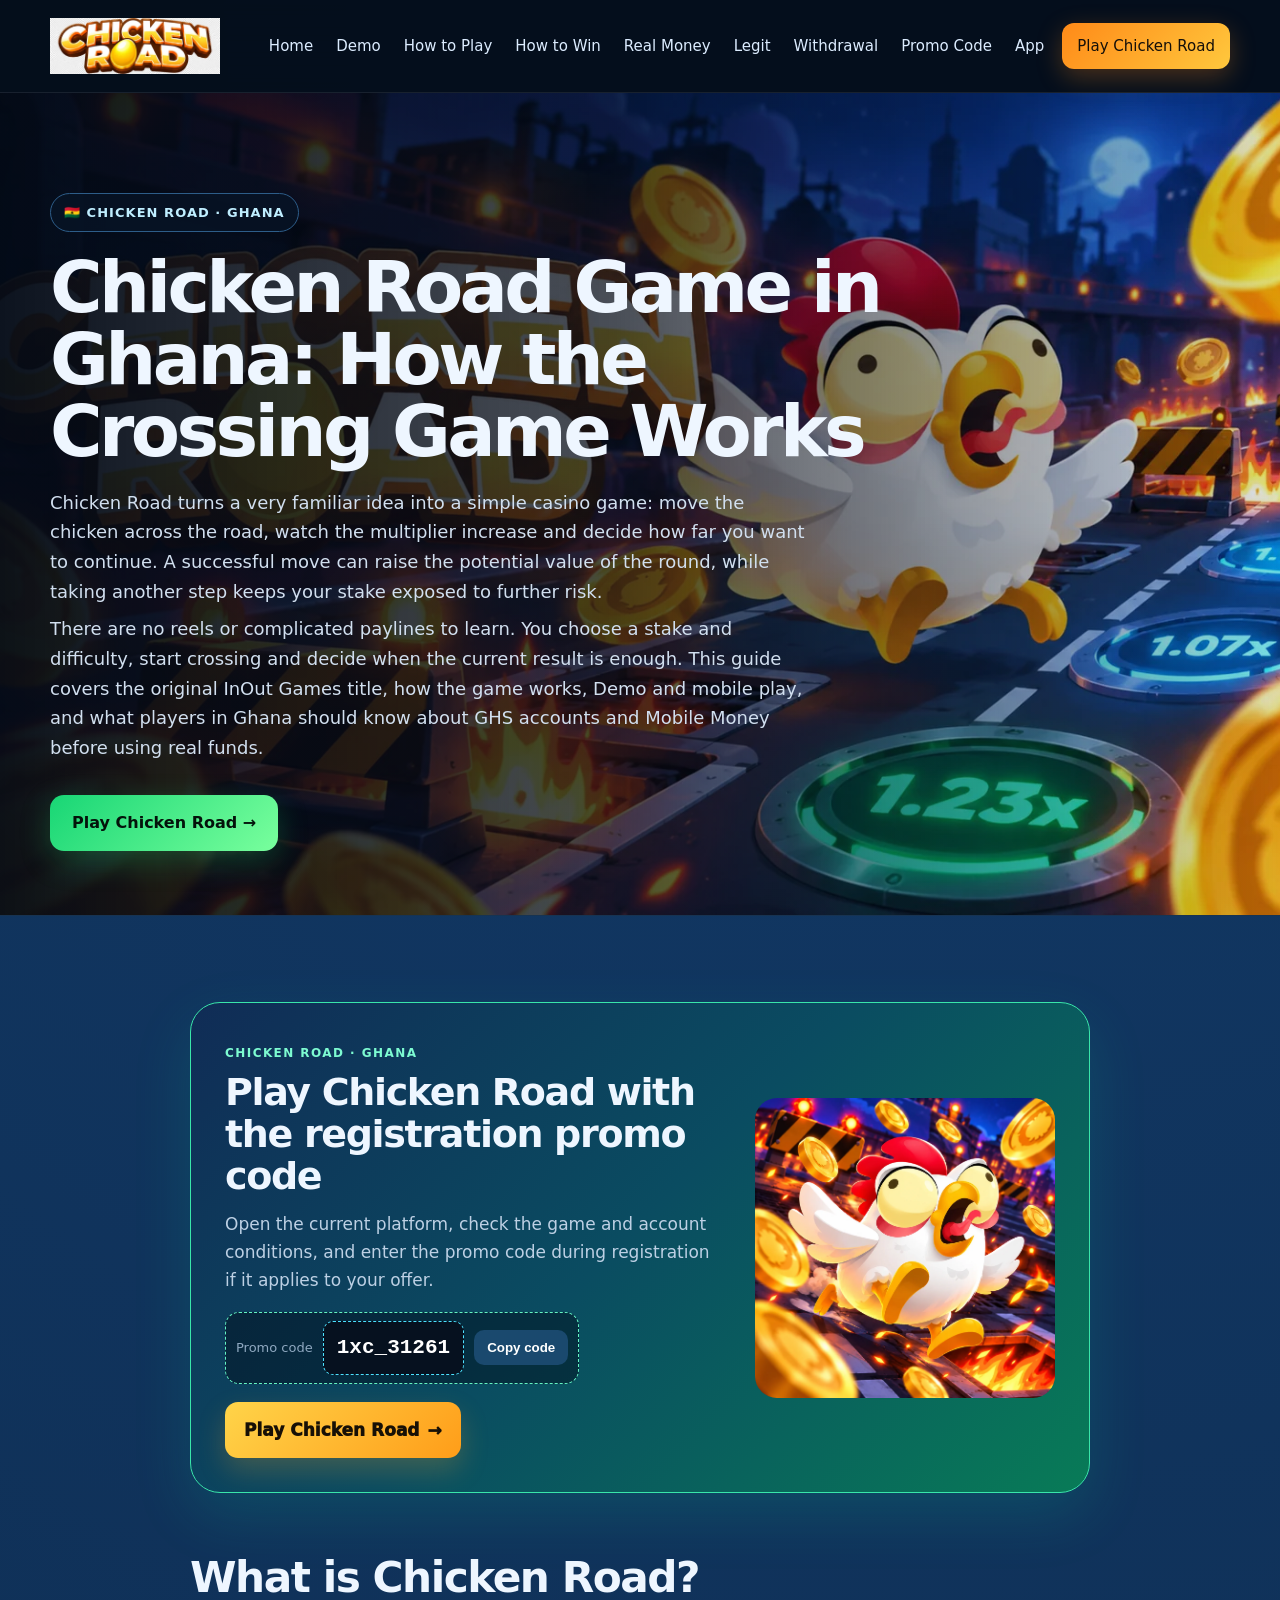
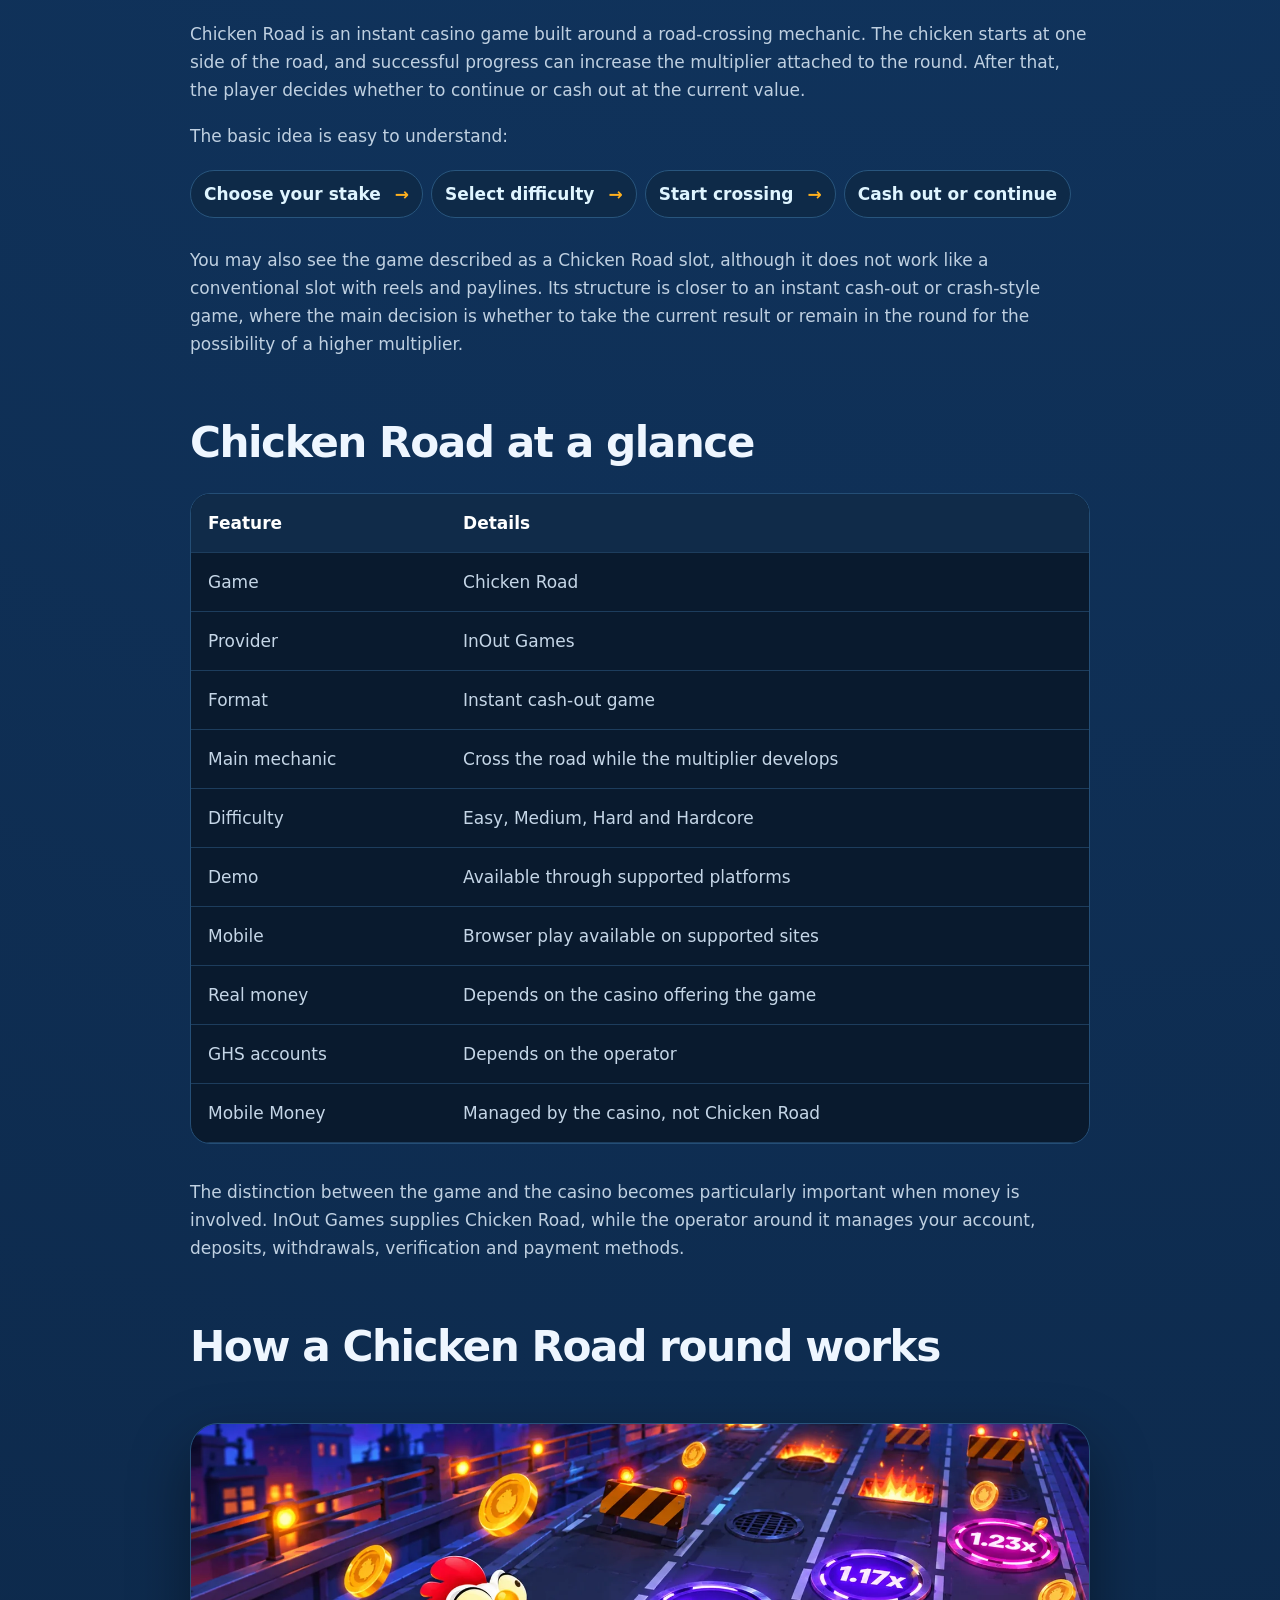
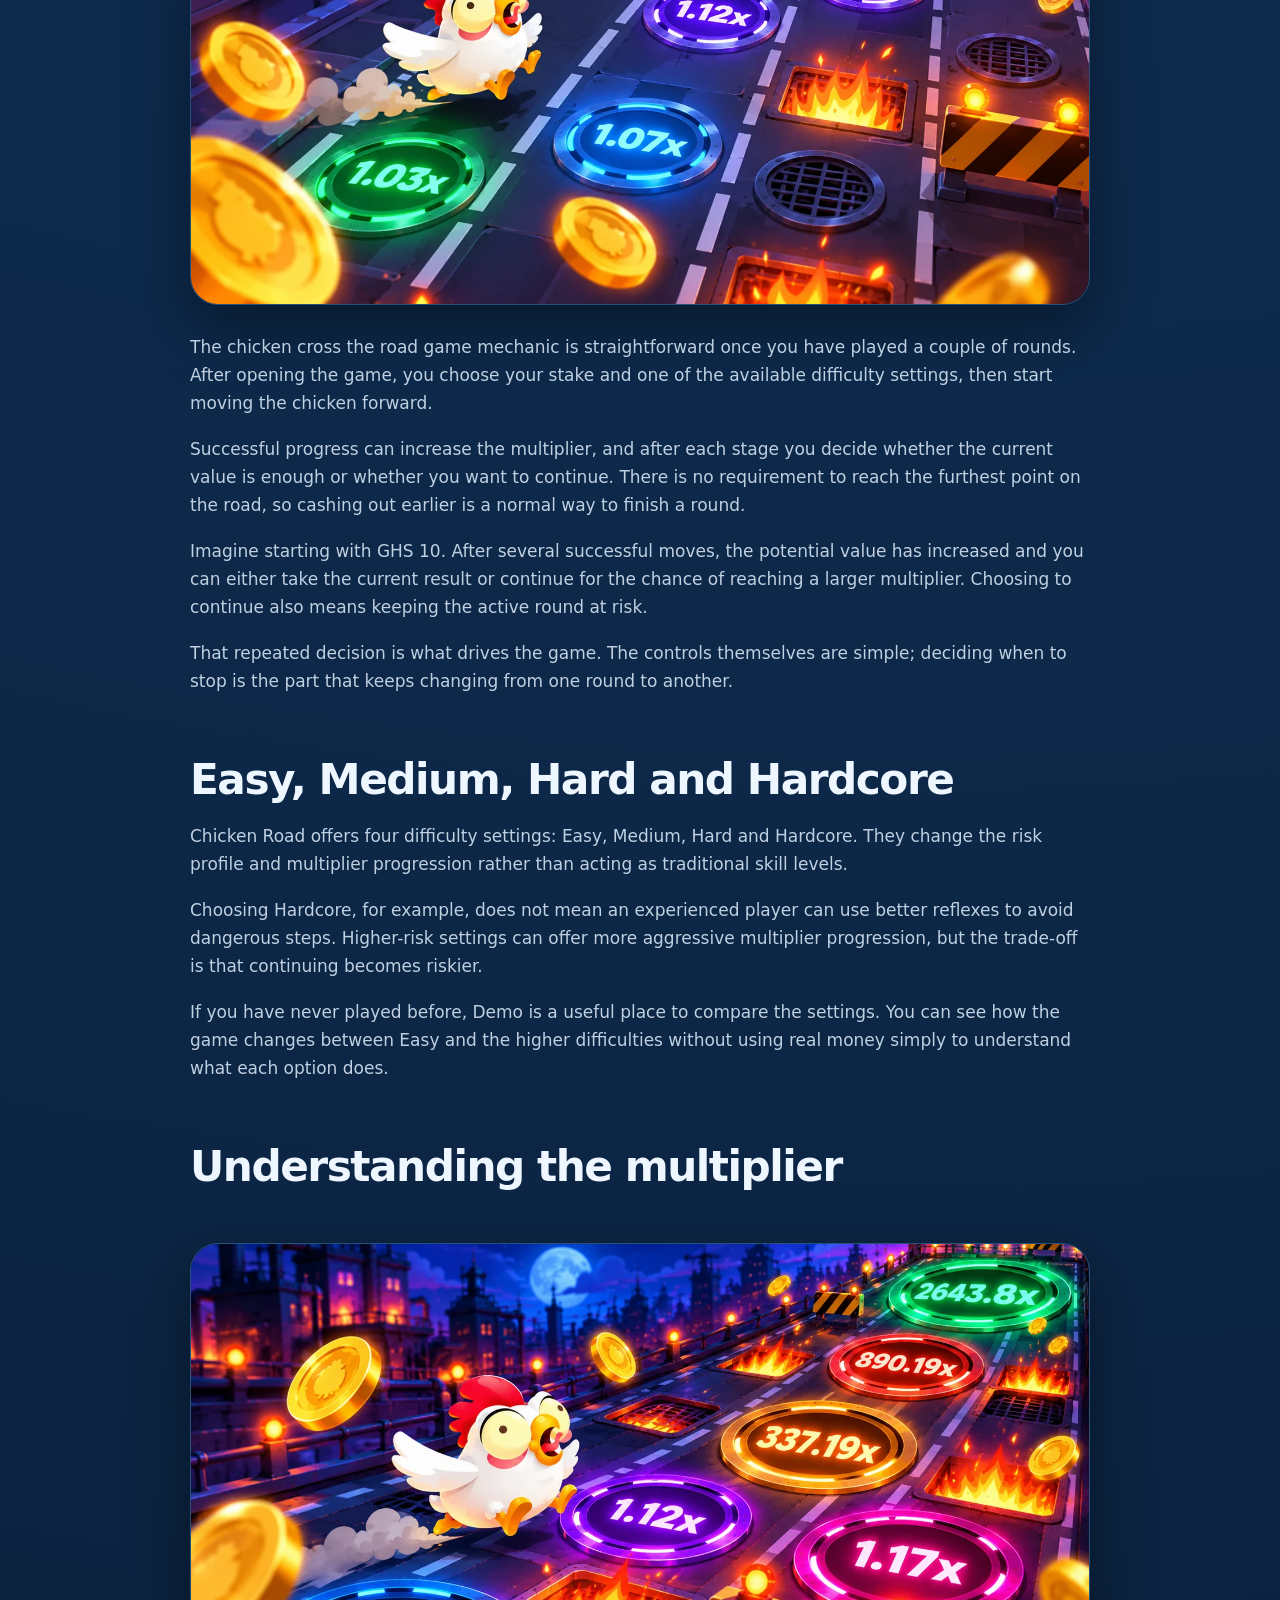
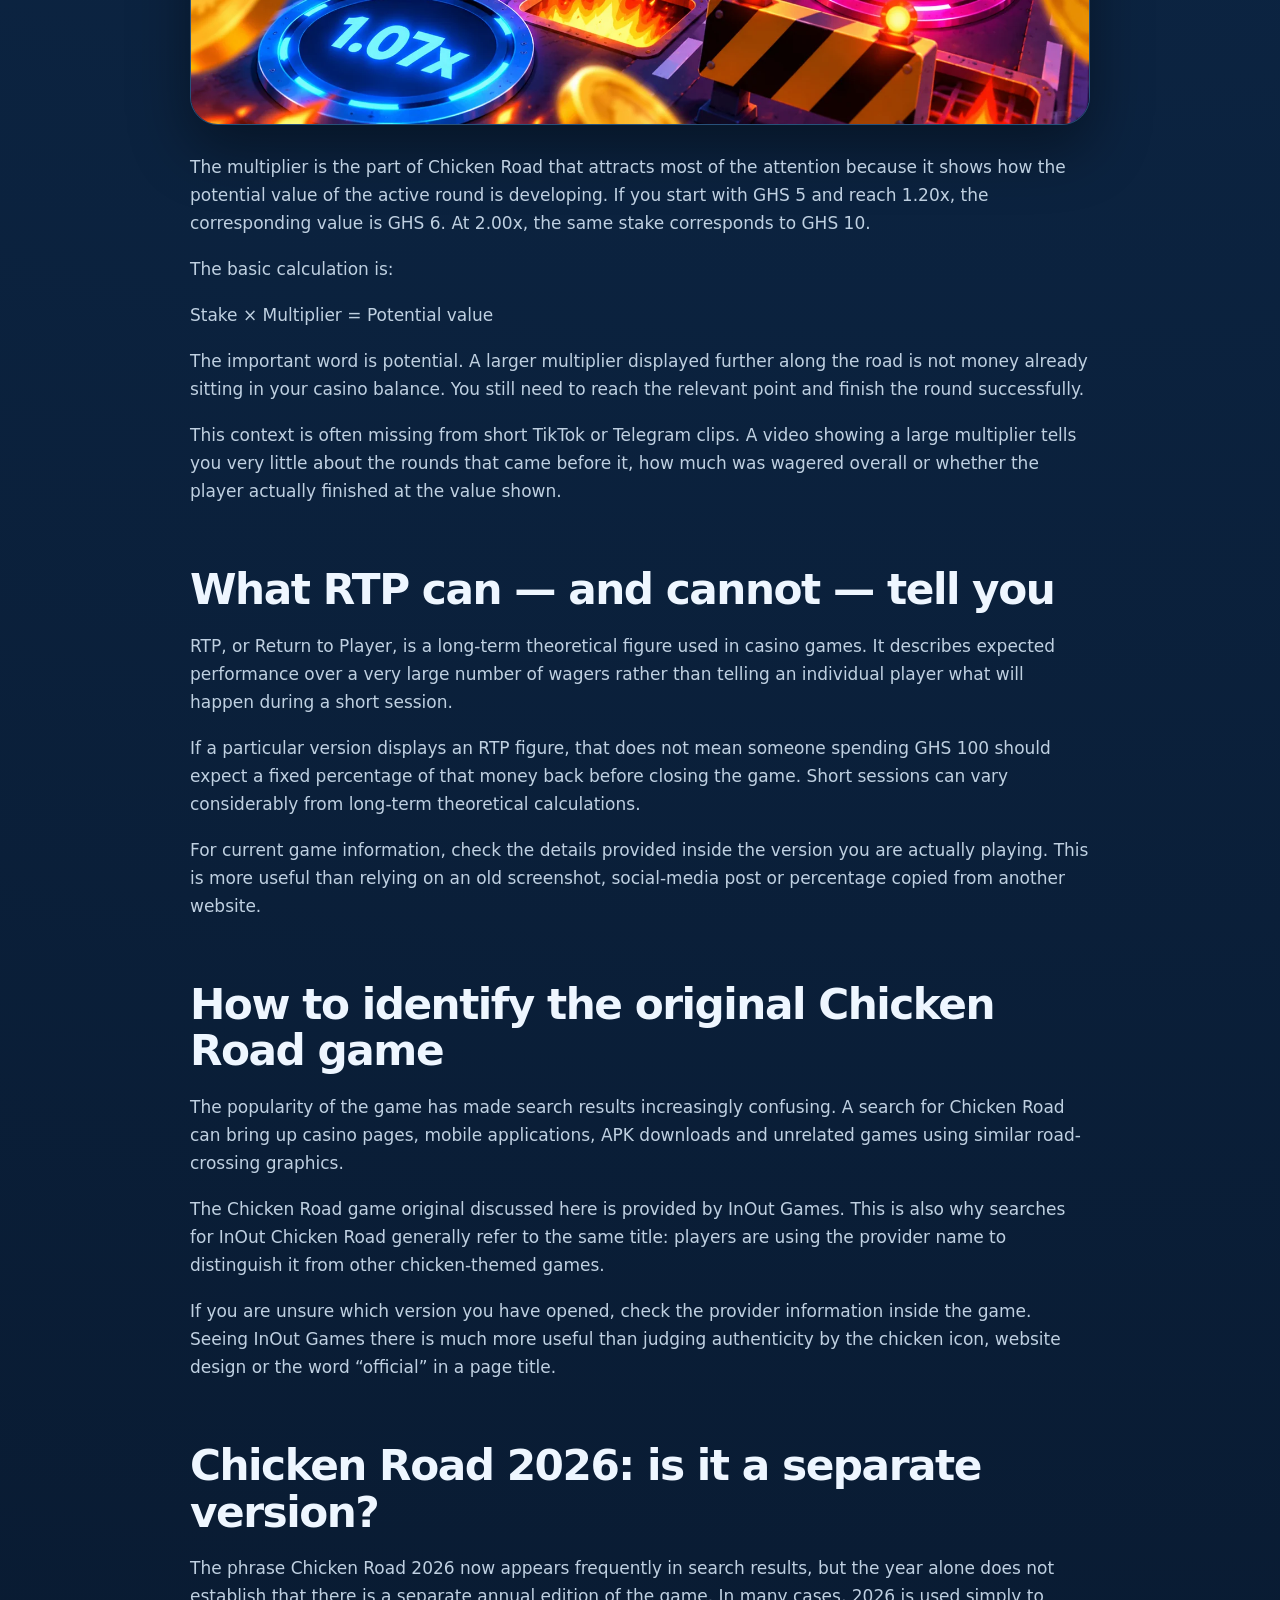
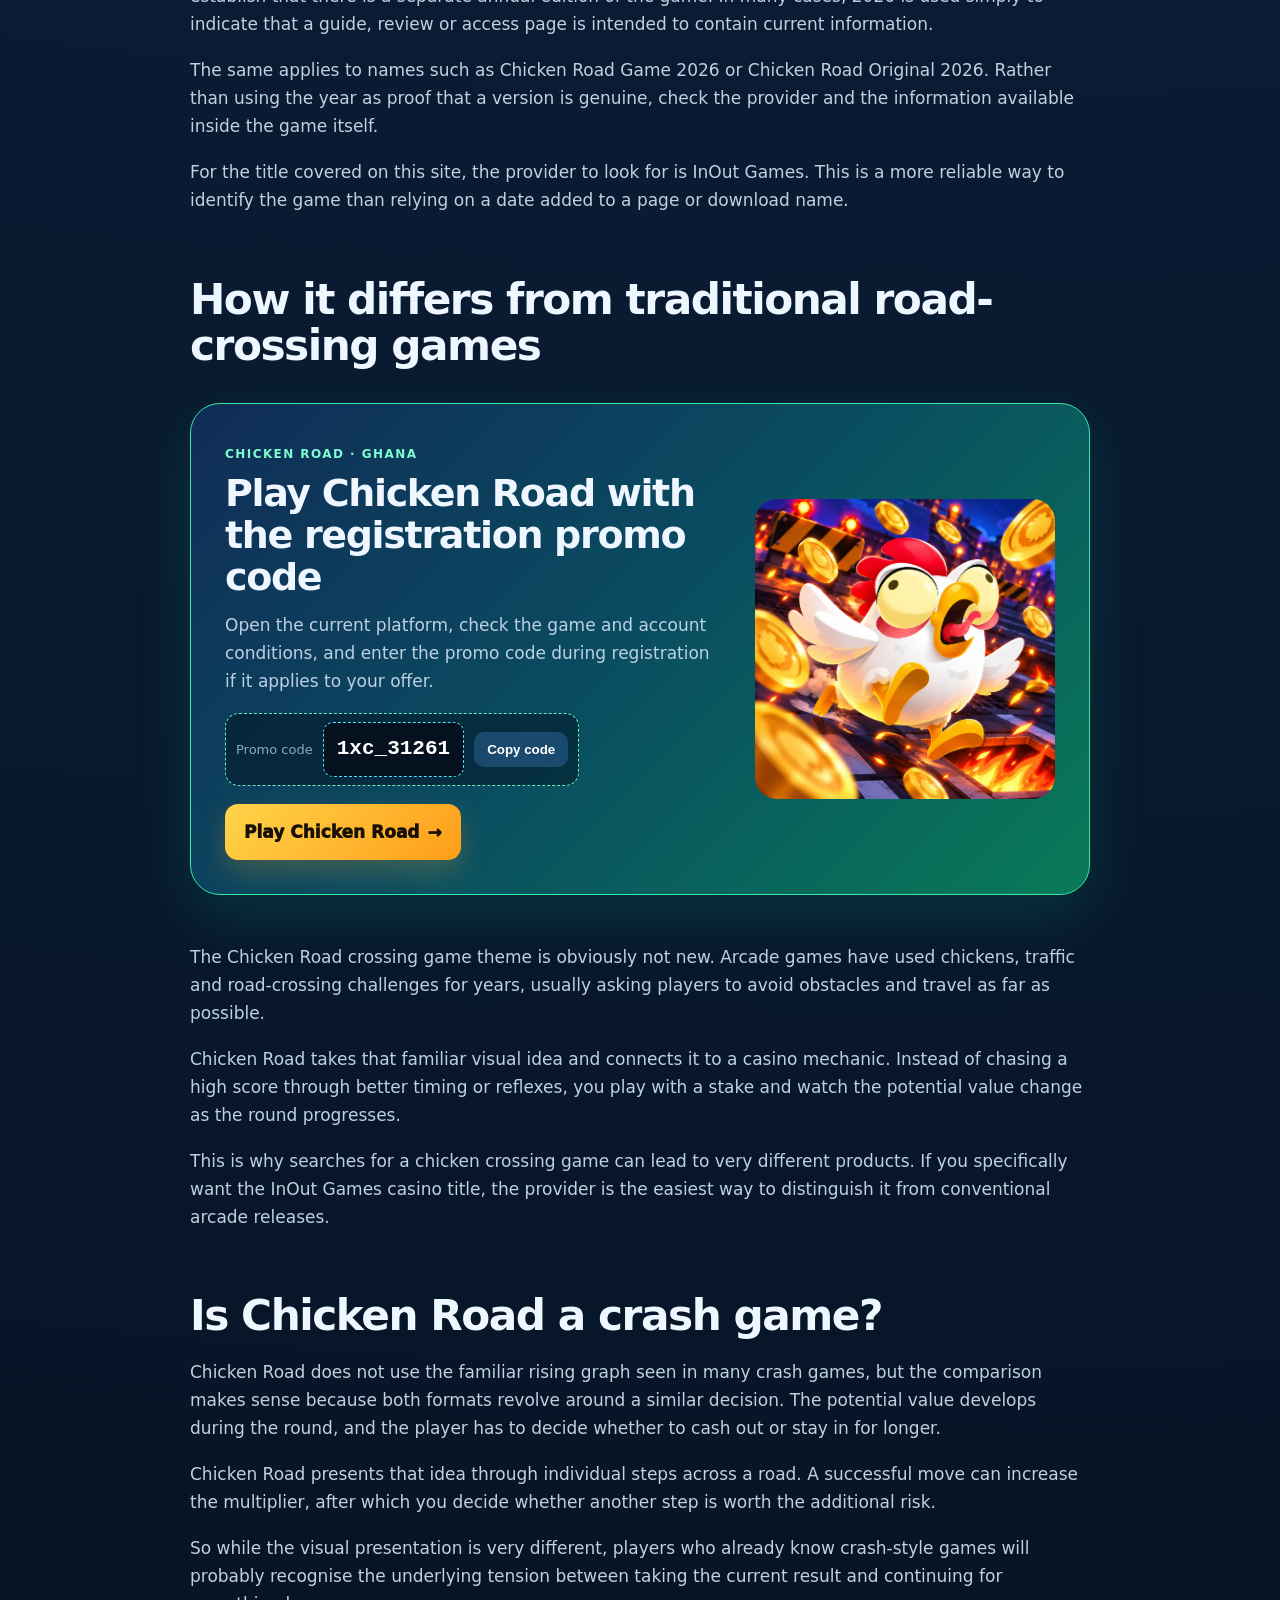
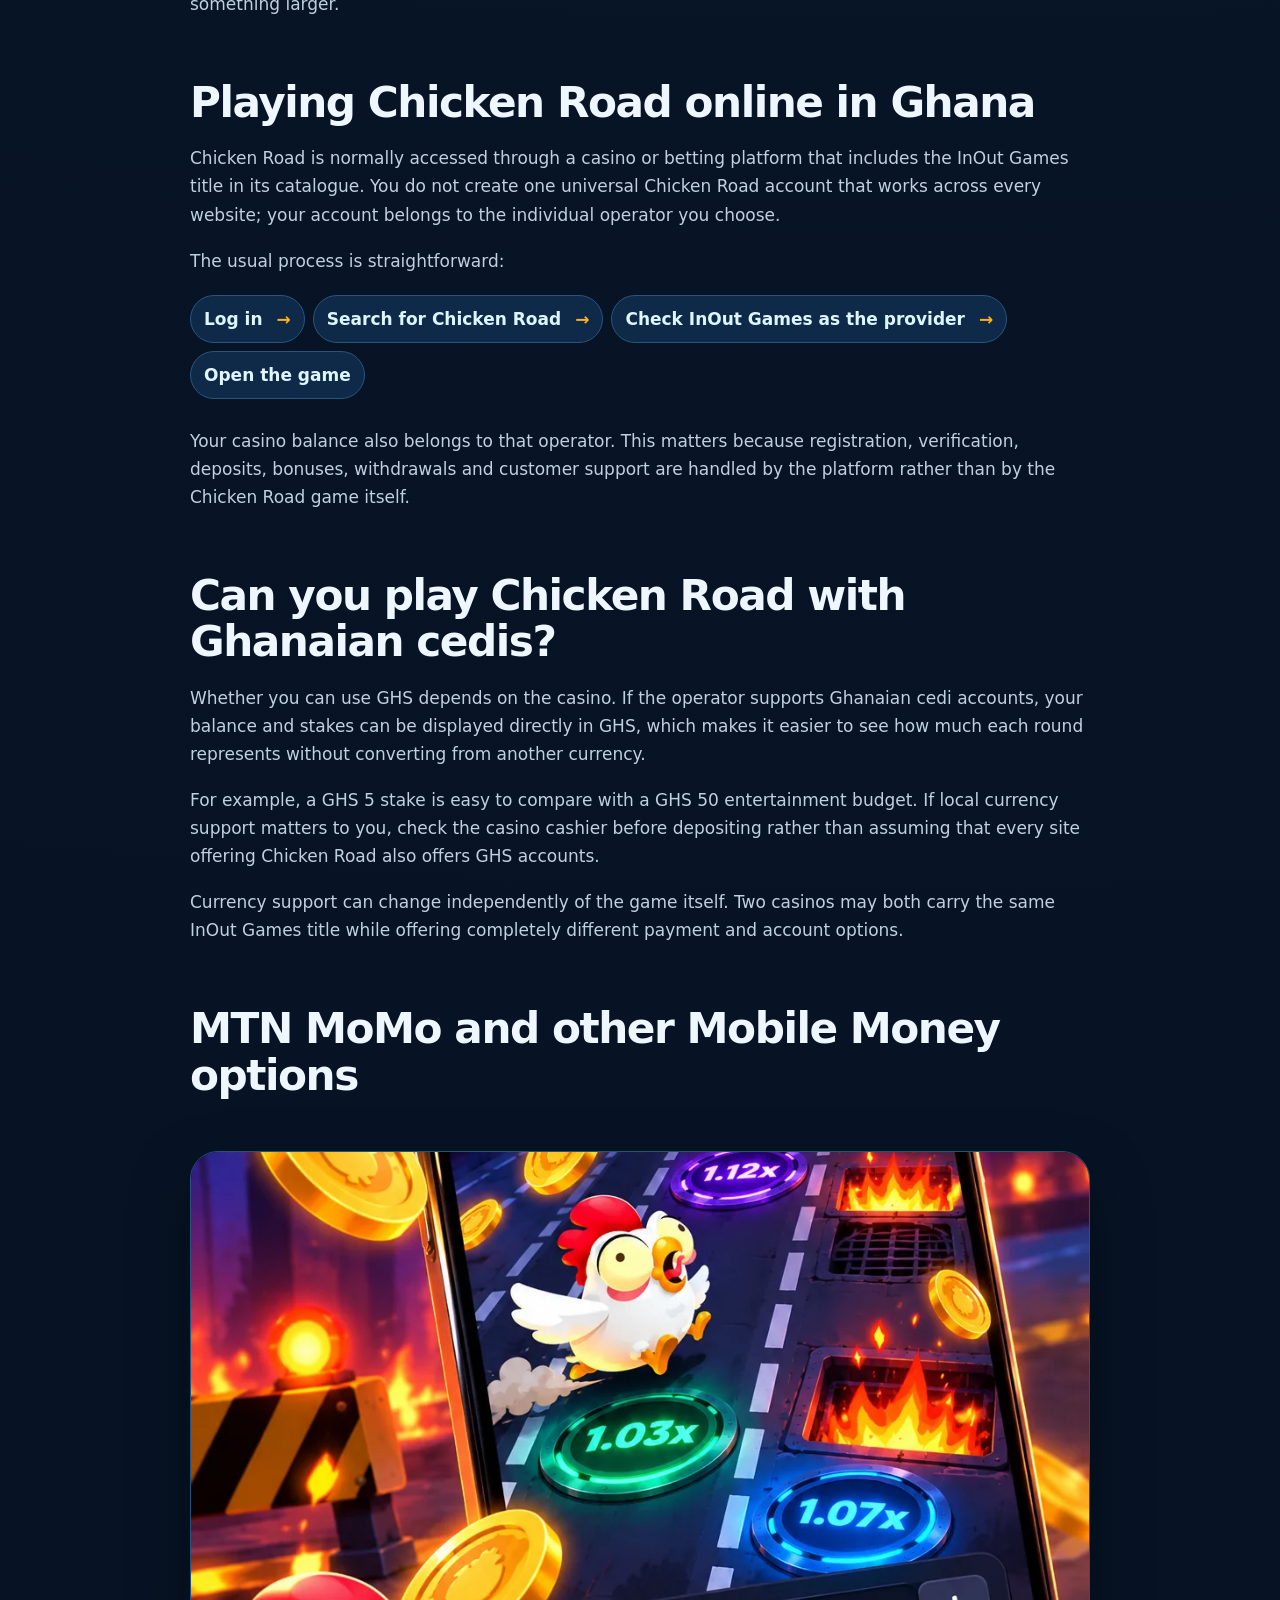
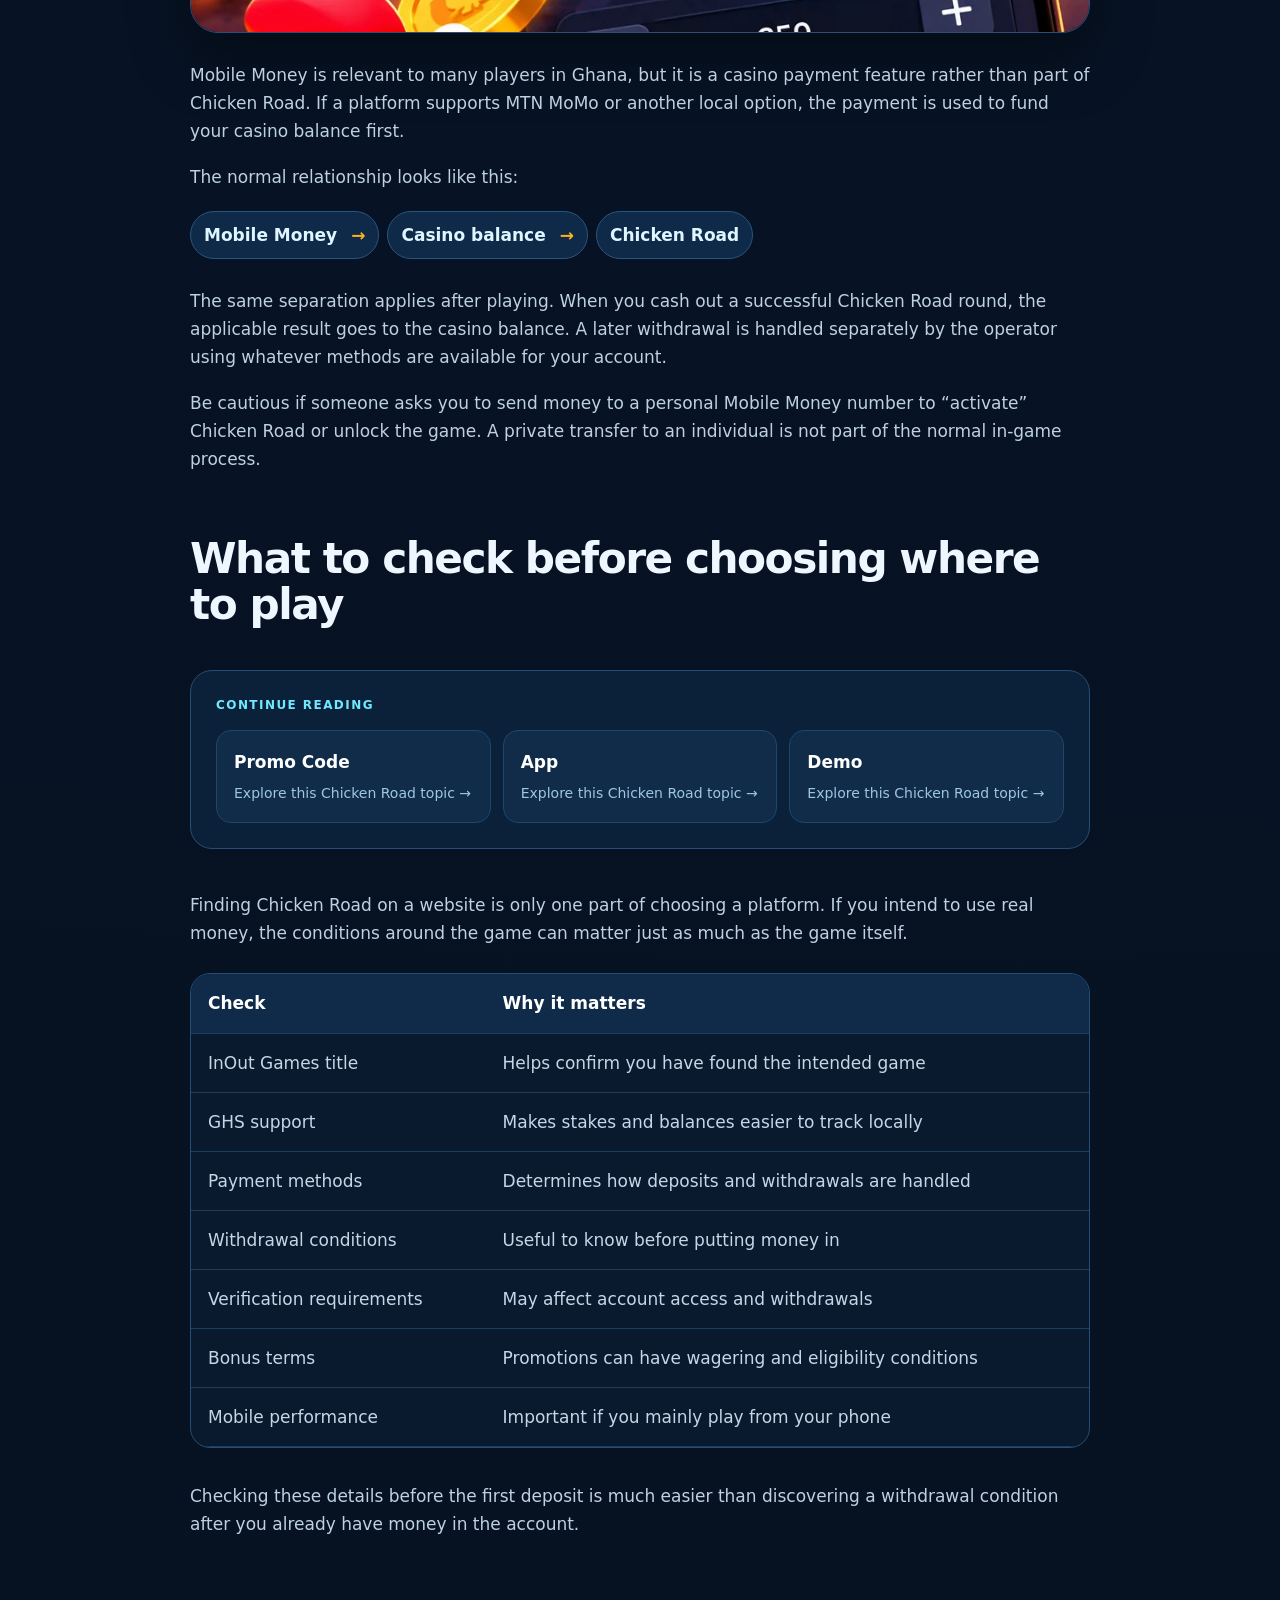
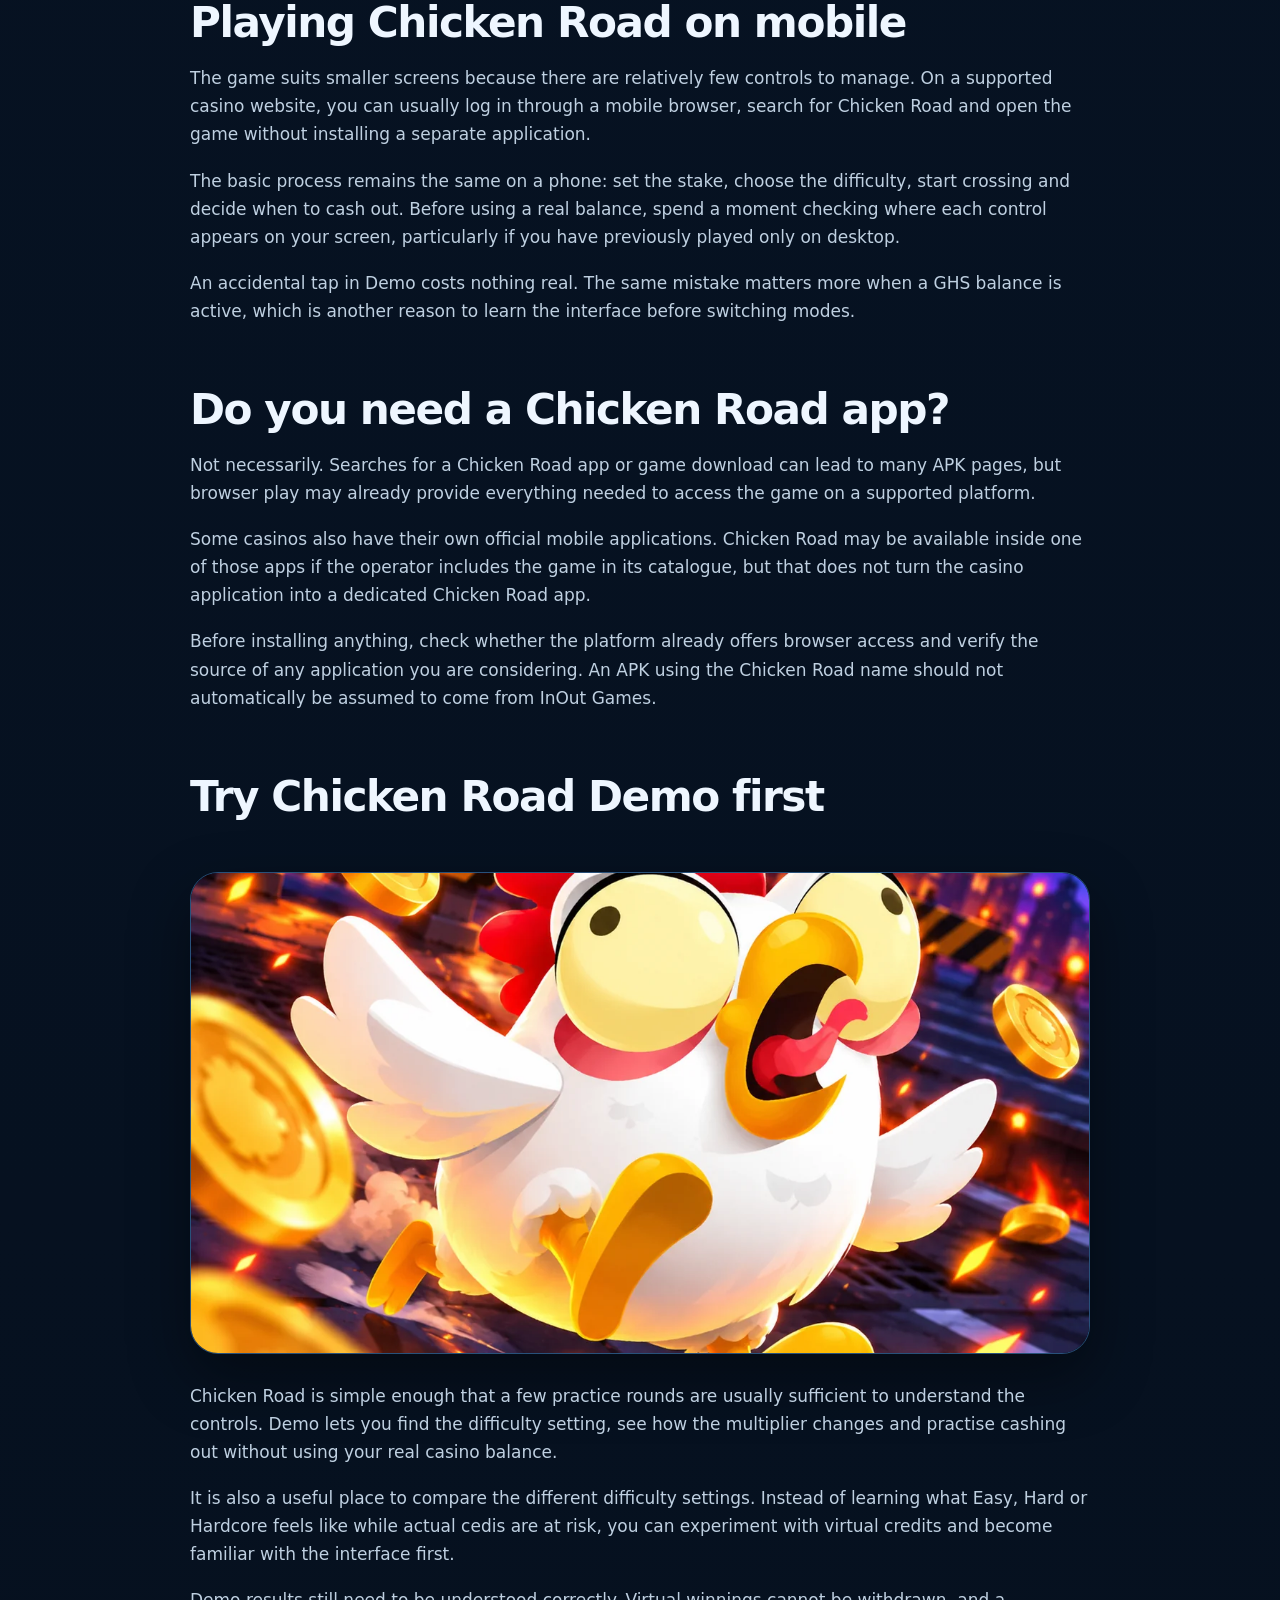
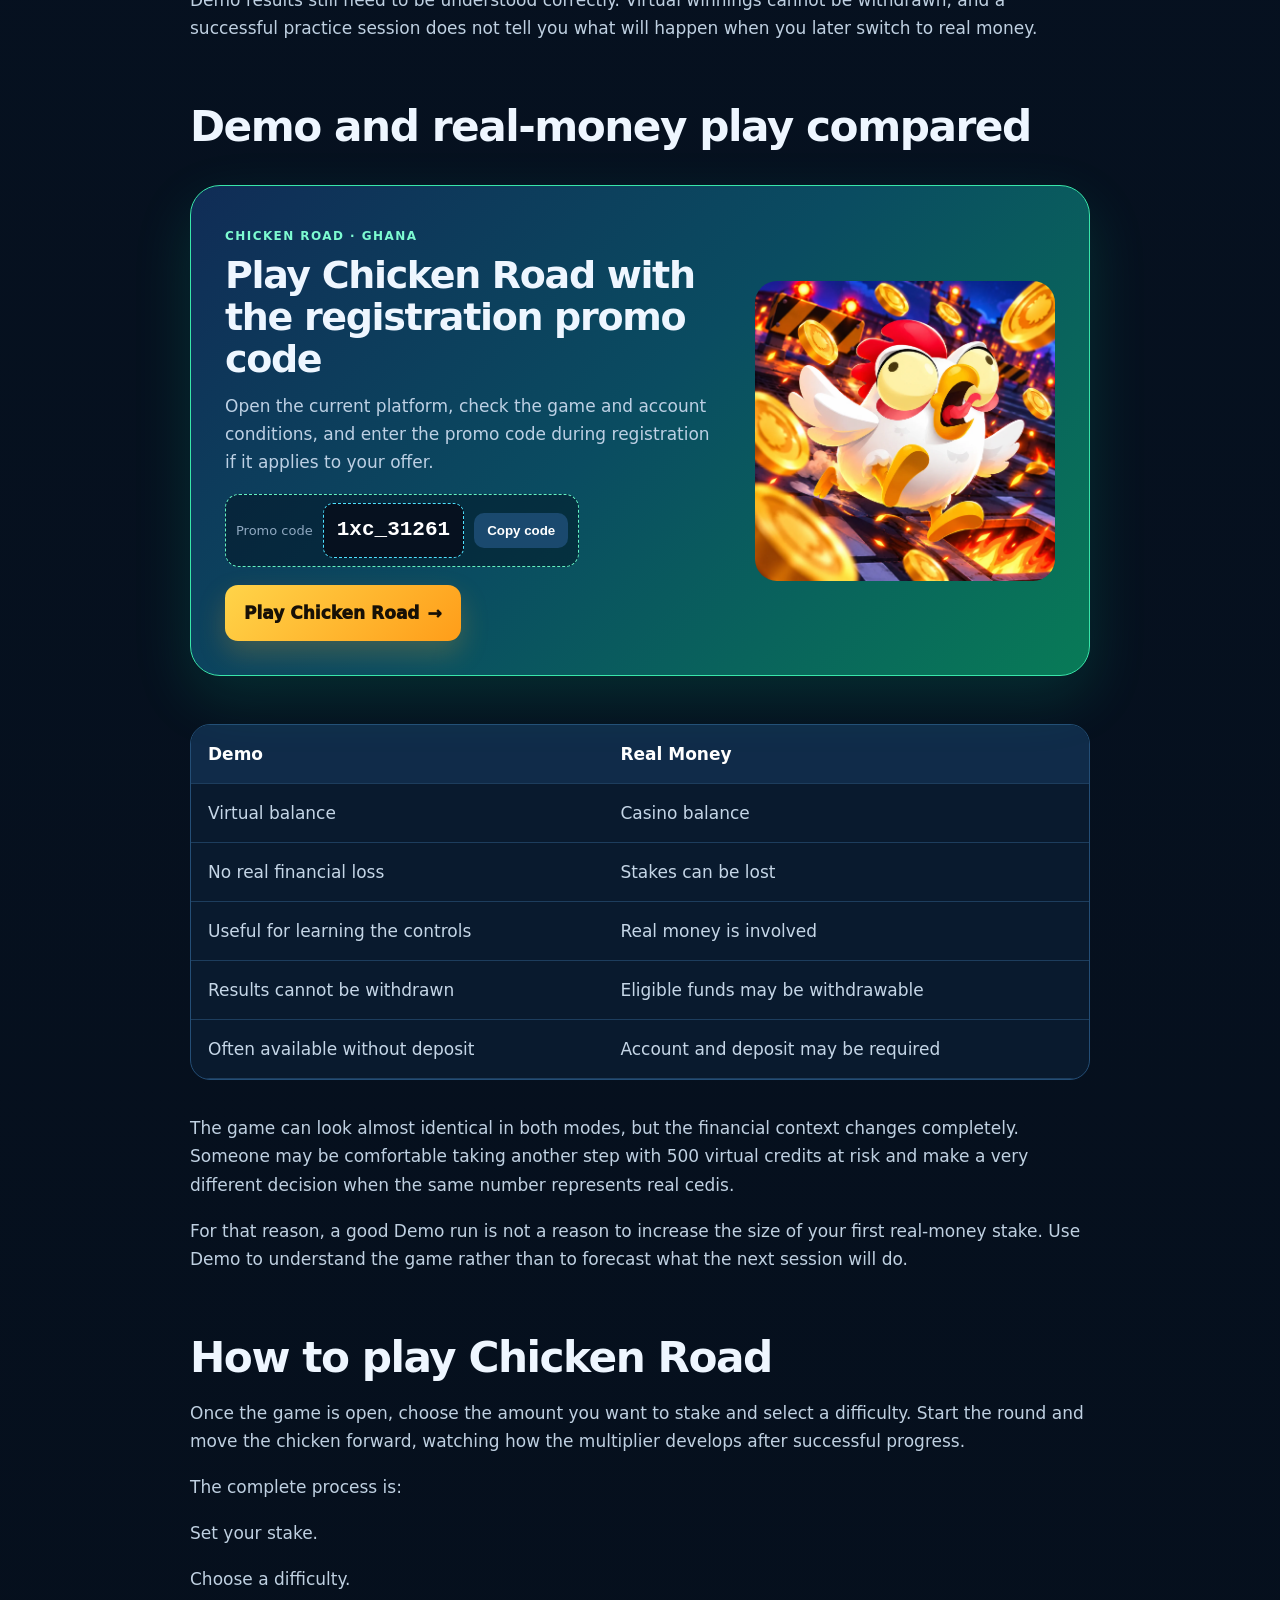
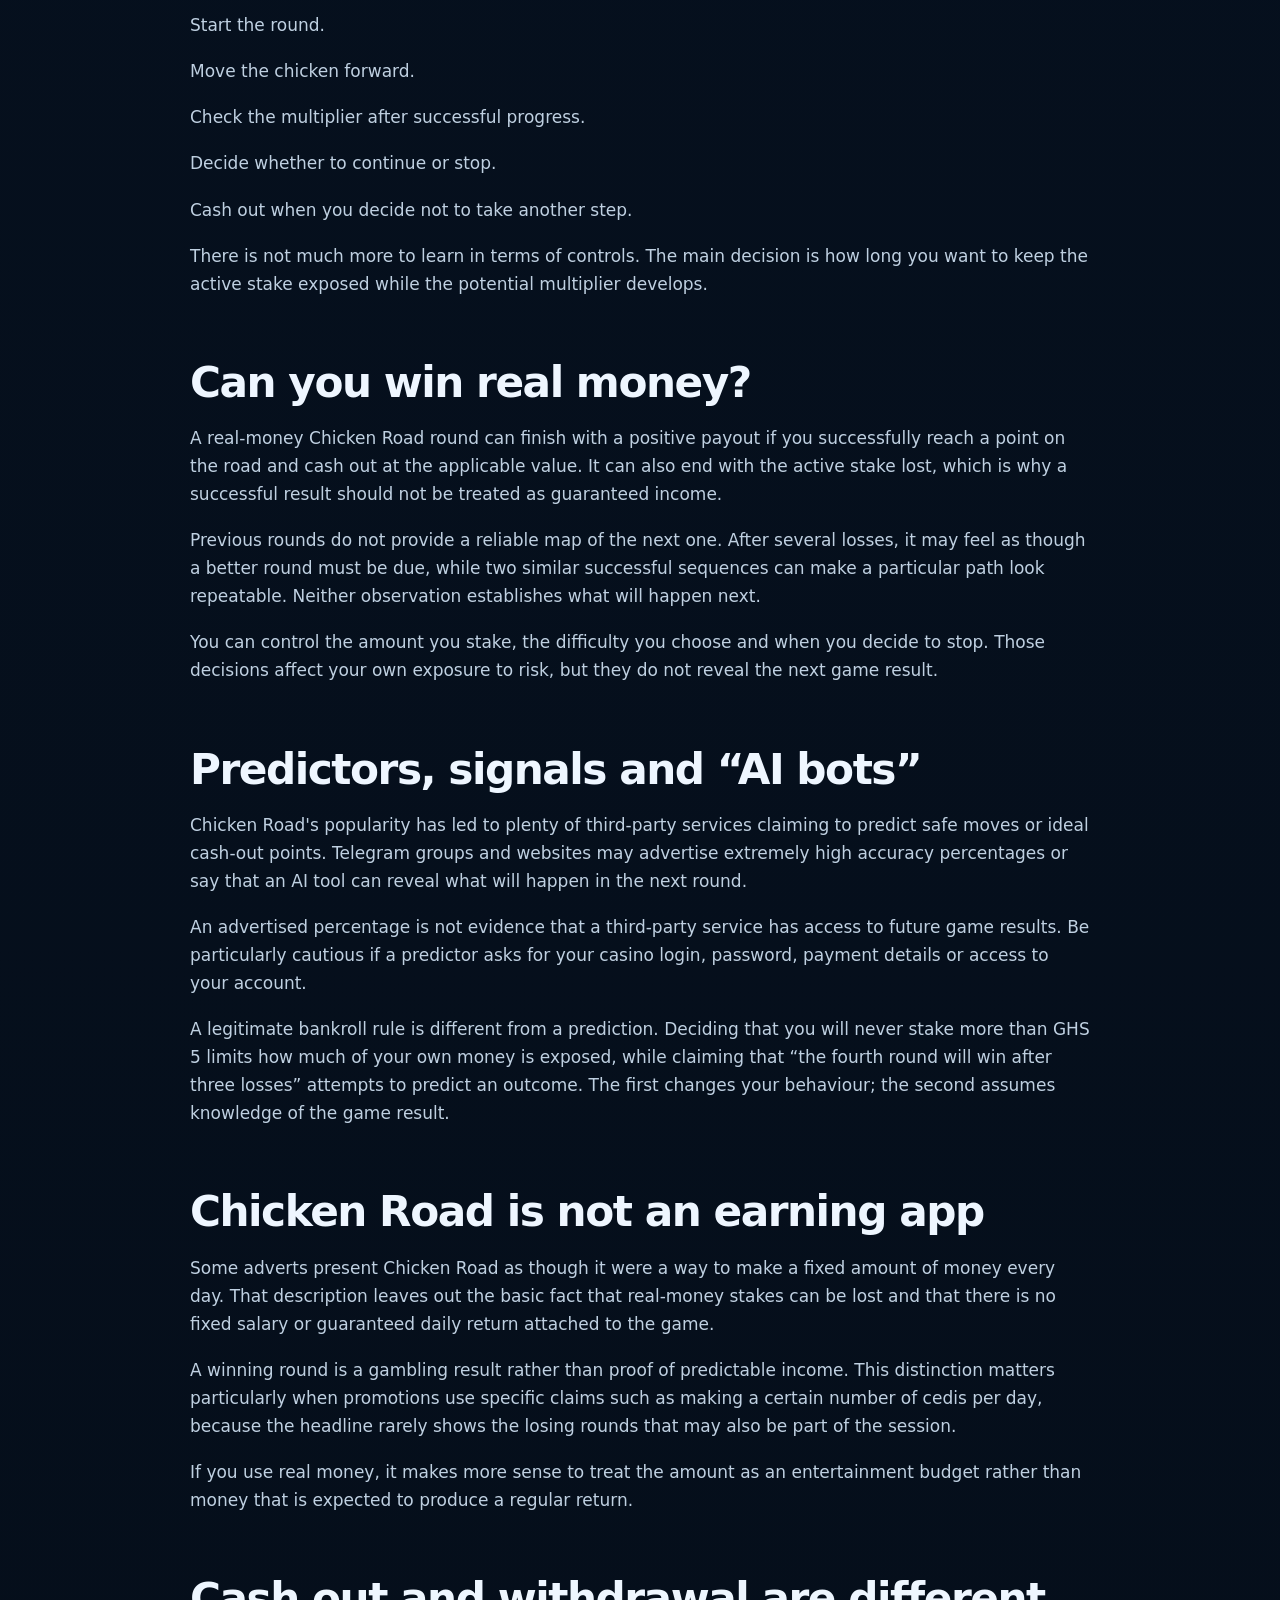
<file: index.html>
<!doctype html><html lang="en-GH"><head><meta charset="utf-8"><meta name="viewport" content="width=device-width,initial-scale=1"><meta name="google-site-verification" content="nFR4UAhQhfF3JEUqetZrmdI6Ak3MQ-NBLoJH2c6ciEM"><title>Chicken Road Game Ghana 2026 – How It Works &amp; Where to Play</title><meta name="description" content="A practical guide to Chicken Road in Ghana. See how the InOut game works, learn the crossing mechanic, try Demo play and understand real-money access."><link rel="canonical" href="https://duboiscentreghana.org/"><link rel="icon" href="/assets/favicon.ico"><link rel="stylesheet" href="/assets/style-final.css"></head><body><header class="top"><div class="wrap nav"><a class="brand" href="/"><img alt="Chicken Road" src="/assets/logo.webp"></a><nav class="desktop-nav"><a href="/">Home</a><a href="/chicken-road-demo/">Demo</a><a href="/how-to-play-chicken-road/">How to Play</a><a href="/how-to-win-chicken-road/">How to Win</a><a href="/chicken-road-real-money/">Real Money</a><a href="/is-chicken-road-legit/">Legit</a><a href="/chicken-road-withdrawal/">Withdrawal</a><a href="/chicken-road-promo-code/">Promo Code</a><a href="/chicken-road-app-download/">App</a><a class="play" href="/info/">Play Chicken Road</a></nav><button class="mobile-menu-toggle" type="button" aria-label="Open menu" aria-expanded="false" aria-controls="mobile-site-menu"><span></span><span></span><span></span></button><nav class="mobile-site-menu" id="mobile-site-menu" aria-label="Mobile navigation"><a href="/">Home page</a><a href="/chicken-road-demo/">Demo</a><a href="/how-to-play-chicken-road/">How to play</a><a href="/how-to-win-chicken-road/">How to win</a><a href="/chicken-road-real-money/">Real Money</a><a href="/is-chicken-road-legit/">Legit</a><a href="/chicken-road-withdrawal/">Withdrawal</a><a href="/chicken-road-promo-code/">Promo Code</a><a href="/chicken-road-app-download/">App</a><a class="mobile-play" href="/info/">Play Chicken Road</a></nav></div></header><main><section class="article-hero"><div class="article-hero-bg" style="background-image:linear-gradient(90deg,rgba(3,10,22,.96),rgba(3,10,22,.72) 48%,rgba(3,10,22,.12)),url('/assets/hero.webp')"></div><div class="wrap article-hero-inner"><span class="eyebrow">🇬🇭 CHICKEN ROAD · GHANA</span><h1>Chicken Road Game in Ghana: How the Crossing Game Works</h1><div class="hero-text"><p>Chicken Road turns a very familiar idea into a simple casino game: move the chicken across the road, watch the multiplier increase and decide how far you want to continue. A successful move can raise the potential value of the round, while taking another step keeps your stake exposed to further risk.</p><p>There are no reels or complicated paylines to learn. You choose a stake and difficulty, start crossing and decide when the current result is enough. This guide covers the original InOut Games title, how the game works, Demo and mobile play, and what players in Ghana should know about GHS accounts and Mobile Money before using real funds.</p></div><a class="btn primary hero-ref" href="/info/">Play Chicken Road →</a></div></section><div class="wrap article-shell no-rail"><article class="article"><aside class="promo promo-bright"><div class="promo-copy"><span class="promo-kicker">CHICKEN ROAD · GHANA</span><h2>Play Chicken Road with the registration promo code</h2><p>Open the current platform, check the game and account conditions, and enter the promo code during registration if it applies to your offer.</p><div class="promo-code"><span>Promo code</span><strong>1xc_31261</strong><button data-copy="1xc_31261" type="button">Copy code</button></div></div><div class="promo-art"><img alt="Chicken Road" loading="lazy" src="/assets/chicken.webp"></div><a class="promo-btn" href="/info/">Play Chicken Road <span>→</span></a></aside><h2>What is Chicken Road?</h2><p>Chicken Road is an instant casino game built around a road-crossing mechanic. The chicken starts at one side of the road, and successful progress can increase the multiplier attached to the round. After that, the player decides whether to continue or cash out at the current value.</p><p>The basic idea is easy to understand:</p><div class="flow"><span>Choose your stake</span><span>Select difficulty</span><span>Start crossing</span><span>Cash out or continue</span></div><p>You may also see the game described as a Chicken Road slot, although it does not work like a conventional slot with reels and paylines. Its structure is closer to an instant cash-out or crash-style game, where the main decision is whether to take the current result or remain in the round for the possibility of a higher multiplier.</p><h2>Chicken Road at a glance</h2><div class="table-wrap"><table><tr><th>Feature</th><th>Details</th></tr><tr><td>Game</td><td>Chicken Road</td></tr><tr><td>Provider</td><td>InOut Games</td></tr><tr><td>Format</td><td>Instant cash-out game</td></tr><tr><td>Main mechanic</td><td>Cross the road while the multiplier develops</td></tr><tr><td>Difficulty</td><td>Easy, Medium, Hard and Hardcore</td></tr><tr><td>Demo</td><td>Available through supported platforms</td></tr><tr><td>Mobile</td><td>Browser play available on supported sites</td></tr><tr><td>Real money</td><td>Depends on the casino offering the game</td></tr><tr><td>GHS accounts</td><td>Depends on the operator</td></tr><tr><td>Mobile Money</td><td>Managed by the casino, not Chicken Road</td></tr></table></div><p>The distinction between the game and the casino becomes particularly important when money is involved. InOut Games supplies Chicken Road, while the operator around it manages your account, deposits, withdrawals, verification and payment methods.</p><h2>How a Chicken Road round works</h2><figure class="content-image"><img src="/assets/gameplay.webp" alt="How a Chicken Road round works" loading="lazy"></figure><p>The chicken cross the road game mechanic is straightforward once you have played a couple of rounds. After opening the game, you choose your stake and one of the available difficulty settings, then start moving the chicken forward.</p><p>Successful progress can increase the multiplier, and after each stage you decide whether the current value is enough or whether you want to continue. There is no requirement to reach the furthest point on the road, so cashing out earlier is a normal way to finish a round.</p><p>Imagine starting with GHS 10. After several successful moves, the potential value has increased and you can either take the current result or continue for the chance of reaching a larger multiplier. Choosing to continue also means keeping the active round at risk.</p><p>That repeated decision is what drives the game. The controls themselves are simple; deciding when to stop is the part that keeps changing from one round to another.</p><h2>Easy, Medium, Hard and Hardcore</h2><p>Chicken Road offers four difficulty settings: Easy, Medium, Hard and Hardcore. They change the risk profile and multiplier progression rather than acting as traditional skill levels.</p><p>Choosing Hardcore, for example, does not mean an experienced player can use better reflexes to avoid dangerous steps. Higher-risk settings can offer more aggressive multiplier progression, but the trade-off is that continuing becomes riskier.</p><p>If you have never played before, Demo is a useful place to compare the settings. You can see how the game changes between Easy and the higher difficulties without using real money simply to understand what each option does.</p><h2>Understanding the multiplier</h2><figure class="content-image"><img src="/assets/high-multiplier.webp" alt="Understanding the multiplier" loading="lazy"></figure><p>The multiplier is the part of Chicken Road that attracts most of the attention because it shows how the potential value of the active round is developing. If you start with GHS 5 and reach 1.20x, the corresponding value is GHS 6. At 2.00x, the same stake corresponds to GHS 10.</p><p>The basic calculation is:</p><p>Stake × Multiplier = Potential value</p><p>The important word is potential. A larger multiplier displayed further along the road is not money already sitting in your casino balance. You still need to reach the relevant point and finish the round successfully.</p><p>This context is often missing from short TikTok or Telegram clips. A video showing a large multiplier tells you very little about the rounds that came before it, how much was wagered overall or whether the player actually finished at the value shown.</p><h2>What RTP can — and cannot — tell you</h2><p>RTP, or Return to Player, is a long-term theoretical figure used in casino games. It describes expected performance over a very large number of wagers rather than telling an individual player what will happen during a short session.</p><p>If a particular version displays an RTP figure, that does not mean someone spending GHS 100 should expect a fixed percentage of that money back before closing the game. Short sessions can vary considerably from long-term theoretical calculations.</p><p>For current game information, check the details provided inside the version you are actually playing. This is more useful than relying on an old screenshot, social-media post or percentage copied from another website.</p><h2>How to identify the original Chicken Road game</h2><p>The popularity of the game has made search results increasingly confusing. A search for Chicken Road can bring up casino pages, mobile applications, APK downloads and unrelated games using similar road-crossing graphics.</p><p>The Chicken Road game original discussed here is provided by InOut Games. This is also why searches for InOut Chicken Road generally refer to the same title: players are using the provider name to distinguish it from other chicken-themed games.</p><p>If you are unsure which version you have opened, check the provider information inside the game. Seeing InOut Games there is much more useful than judging authenticity by the chicken icon, website design or the word “official” in a page title.</p><h2>Chicken Road 2026: is it a separate version?</h2><p>The phrase Chicken Road 2026 now appears frequently in search results, but the year alone does not establish that there is a separate annual edition of the game. In many cases, 2026 is used simply to indicate that a guide, review or access page is intended to contain current information.</p><p>The same applies to names such as Chicken Road Game 2026 or Chicken Road Original 2026. Rather than using the year as proof that a version is genuine, check the provider and the information available inside the game itself.</p><p>For the title covered on this site, the provider to look for is InOut Games. This is a more reliable way to identify the game than relying on a date added to a page or download name.</p><h2>How it differs from traditional road-crossing games</h2><aside class="promo promo-bright"><div class="promo-copy"><span class="promo-kicker">CHICKEN ROAD · GHANA</span><h2>Play Chicken Road with the registration promo code</h2><p>Open the current platform, check the game and account conditions, and enter the promo code during registration if it applies to your offer.</p><div class="promo-code"><span>Promo code</span><strong>1xc_31261</strong><button data-copy="1xc_31261" type="button">Copy code</button></div></div><div class="promo-art"><img alt="Chicken Road" loading="lazy" src="/assets/chicken.webp"></div><a class="promo-btn" href="/info/">Play Chicken Road <span>→</span></a></aside><p>The Chicken Road crossing game theme is obviously not new. Arcade games have used chickens, traffic and road-crossing challenges for years, usually asking players to avoid obstacles and travel as far as possible.</p><p>Chicken Road takes that familiar visual idea and connects it to a casino mechanic. Instead of chasing a high score through better timing or reflexes, you play with a stake and watch the potential value change as the round progresses.</p><p>This is why searches for a chicken crossing game can lead to very different products. If you specifically want the InOut Games casino title, the provider is the easiest way to distinguish it from conventional arcade releases.</p><h2>Is Chicken Road a crash game?</h2><p>Chicken Road does not use the familiar rising graph seen in many crash games, but the comparison makes sense because both formats revolve around a similar decision. The potential value develops during the round, and the player has to decide whether to cash out or stay in for longer.</p><p>Chicken Road presents that idea through individual steps across a road. A successful move can increase the multiplier, after which you decide whether another step is worth the additional risk.</p><p>So while the visual presentation is very different, players who already know crash-style games will probably recognise the underlying tension between taking the current result and continuing for something larger.</p><h2>Playing Chicken Road online in Ghana</h2><p>Chicken Road is normally accessed through a casino or betting platform that includes the InOut Games title in its catalogue. You do not create one universal Chicken Road account that works across every website; your account belongs to the individual operator you choose.</p><p>The usual process is straightforward:</p><div class="flow"><span>Log in</span><span>Search for Chicken Road</span><span>Check InOut Games as the provider</span><span>Open the game</span></div><p>Your casino balance also belongs to that operator. This matters because registration, verification, deposits, bonuses, withdrawals and customer support are handled by the platform rather than by the Chicken Road game itself.</p><h2>Can you play Chicken Road with Ghanaian cedis?</h2><p>Whether you can use GHS depends on the casino. If the operator supports Ghanaian cedi accounts, your balance and stakes can be displayed directly in GHS, which makes it easier to see how much each round represents without converting from another currency.</p><p>For example, a GHS 5 stake is easy to compare with a GHS 50 entertainment budget. If local currency support matters to you, check the casino cashier before depositing rather than assuming that every site offering Chicken Road also offers GHS accounts.</p><p>Currency support can change independently of the game itself. Two casinos may both carry the same InOut Games title while offering completely different payment and account options.</p><h2>MTN MoMo and other Mobile Money options</h2><figure class="content-image"><img src="/assets/mobile.webp" alt="MTN MoMo and other Mobile Money options" loading="lazy"></figure><p>Mobile Money is relevant to many players in Ghana, but it is a casino payment feature rather than part of Chicken Road. If a platform supports MTN MoMo or another local option, the payment is used to fund your casino balance first.</p><p>The normal relationship looks like this:</p><div class="flow"><span>Mobile Money</span><span>Casino balance</span><span>Chicken Road</span></div><p>The same separation applies after playing. When you cash out a successful Chicken Road round, the applicable result goes to the casino balance. A later withdrawal is handled separately by the operator using whatever methods are available for your account.</p><p>Be cautious if someone asks you to send money to a personal Mobile Money number to “activate” Chicken Road or unlock the game. A private transfer to an individual is not part of the normal in-game process.</p><h2>What to check before choosing where to play</h2><aside class="related"><span class="related-label">Continue reading</span><div class="related-grid"><a href="/chicken-road-promo-code/"><strong>Promo Code</strong><span>Explore this Chicken Road topic →</span></a><a href="/chicken-road-app-download/"><strong>App</strong><span>Explore this Chicken Road topic →</span></a><a href="/chicken-road-demo/"><strong>Demo</strong><span>Explore this Chicken Road topic →</span></a></div></aside><p>Finding Chicken Road on a website is only one part of choosing a platform. If you intend to use real money, the conditions around the game can matter just as much as the game itself.</p><div class="table-wrap"><table><tr><th>Check</th><th>Why it matters</th></tr><tr><td>InOut Games title</td><td>Helps confirm you have found the intended game</td></tr><tr><td>GHS support</td><td>Makes stakes and balances easier to track locally</td></tr><tr><td>Payment methods</td><td>Determines how deposits and withdrawals are handled</td></tr><tr><td>Withdrawal conditions</td><td>Useful to know before putting money in</td></tr><tr><td>Verification requirements</td><td>May affect account access and withdrawals</td></tr><tr><td>Bonus terms</td><td>Promotions can have wagering and eligibility conditions</td></tr><tr><td>Mobile performance</td><td>Important if you mainly play from your phone</td></tr></table></div><p>Checking these details before the first deposit is much easier than discovering a withdrawal condition after you already have money in the account.</p><h2>Playing Chicken Road on mobile</h2><p>The game suits smaller screens because there are relatively few controls to manage. On a supported casino website, you can usually log in through a mobile browser, search for Chicken Road and open the game without installing a separate application.</p><p>The basic process remains the same on a phone: set the stake, choose the difficulty, start crossing and decide when to cash out. Before using a real balance, spend a moment checking where each control appears on your screen, particularly if you have previously played only on desktop.</p><p>An accidental tap in Demo costs nothing real. The same mistake matters more when a GHS balance is active, which is another reason to learn the interface before switching modes.</p><h2>Do you need a Chicken Road app?</h2><p>Not necessarily. Searches for a Chicken Road app or game download can lead to many APK pages, but browser play may already provide everything needed to access the game on a supported platform.</p><p>Some casinos also have their own official mobile applications. Chicken Road may be available inside one of those apps if the operator includes the game in its catalogue, but that does not turn the casino application into a dedicated Chicken Road app.</p><p>Before installing anything, check whether the platform already offers browser access and verify the source of any application you are considering. An APK using the Chicken Road name should not automatically be assumed to come from InOut Games.</p><h2>Try Chicken Road Demo first</h2><figure class="content-image"><img src="/assets/chicken.webp" alt="Try Chicken Road Demo first" loading="lazy"></figure><p>Chicken Road is simple enough that a few practice rounds are usually sufficient to understand the controls. Demo lets you find the difficulty setting, see how the multiplier changes and practise cashing out without using your real casino balance.</p><p>It is also a useful place to compare the different difficulty settings. Instead of learning what Easy, Hard or Hardcore feels like while actual cedis are at risk, you can experiment with virtual credits and become familiar with the interface first.</p><p>Demo results still need to be understood correctly. Virtual winnings cannot be withdrawn, and a successful practice session does not tell you what will happen when you later switch to real money.</p><h2>Demo and real-money play compared</h2><aside class="promo promo-bright"><div class="promo-copy"><span class="promo-kicker">CHICKEN ROAD · GHANA</span><h2>Play Chicken Road with the registration promo code</h2><p>Open the current platform, check the game and account conditions, and enter the promo code during registration if it applies to your offer.</p><div class="promo-code"><span>Promo code</span><strong>1xc_31261</strong><button data-copy="1xc_31261" type="button">Copy code</button></div></div><div class="promo-art"><img alt="Chicken Road" loading="lazy" src="/assets/chicken.webp"></div><a class="promo-btn" href="/info/">Play Chicken Road <span>→</span></a></aside><div class="table-wrap"><table><tr><th>Demo</th><th>Real Money</th></tr><tr><td>Virtual balance</td><td>Casino balance</td></tr><tr><td>No real financial loss</td><td>Stakes can be lost</td></tr><tr><td>Useful for learning the controls</td><td>Real money is involved</td></tr><tr><td>Results cannot be withdrawn</td><td>Eligible funds may be withdrawable</td></tr><tr><td>Often available without deposit</td><td>Account and deposit may be required</td></tr></table></div><p>The game can look almost identical in both modes, but the financial context changes completely. Someone may be comfortable taking another step with 500 virtual credits at risk and make a very different decision when the same number represents real cedis.</p><p>For that reason, a good Demo run is not a reason to increase the size of your first real-money stake. Use Demo to understand the game rather than to forecast what the next session will do.</p><h2>How to play Chicken Road</h2><p>Once the game is open, choose the amount you want to stake and select a difficulty. Start the round and move the chicken forward, watching how the multiplier develops after successful progress.</p><p>The complete process is:</p><p>Set your stake.</p><p>Choose a difficulty.</p><p>Start the round.</p><p>Move the chicken forward.</p><p>Check the multiplier after successful progress.</p><p>Decide whether to continue or stop.</p><p>Cash out when you decide not to take another step.</p><p>There is not much more to learn in terms of controls. The main decision is how long you want to keep the active stake exposed while the potential multiplier develops.</p><h2>Can you win real money?</h2><p>A real-money Chicken Road round can finish with a positive payout if you successfully reach a point on the road and cash out at the applicable value. It can also end with the active stake lost, which is why a successful result should not be treated as guaranteed income.</p><p>Previous rounds do not provide a reliable map of the next one. After several losses, it may feel as though a better round must be due, while two similar successful sequences can make a particular path look repeatable. Neither observation establishes what will happen next.</p><p>You can control the amount you stake, the difficulty you choose and when you decide to stop. Those decisions affect your own exposure to risk, but they do not reveal the next game result.</p><h2>Predictors, signals and “AI bots”</h2><p>Chicken Road&#x27;s popularity has led to plenty of third-party services claiming to predict safe moves or ideal cash-out points. Telegram groups and websites may advertise extremely high accuracy percentages or say that an AI tool can reveal what will happen in the next round.</p><p>An advertised percentage is not evidence that a third-party service has access to future game results. Be particularly cautious if a predictor asks for your casino login, password, payment details or access to your account.</p><p>A legitimate bankroll rule is different from a prediction. Deciding that you will never stake more than GHS 5 limits how much of your own money is exposed, while claiming that “the fourth round will win after three losses” attempts to predict an outcome. The first changes your behaviour; the second assumes knowledge of the game result.</p><h2>Chicken Road is not an earning app</h2><p>Some adverts present Chicken Road as though it were a way to make a fixed amount of money every day. That description leaves out the basic fact that real-money stakes can be lost and that there is no fixed salary or guaranteed daily return attached to the game.</p><p>A winning round is a gambling result rather than proof of predictable income. This distinction matters particularly when promotions use specific claims such as making a certain number of cedis per day, because the headline rarely shows the losing rounds that may also be part of the session.</p><p>If you use real money, it makes more sense to treat the amount as an entertainment budget rather than money that is expected to produce a regular return.</p><h2>Cash out and withdrawal are different</h2><p>Inside Chicken Road, Cash Out ends the current round and applies the relevant result to your casino balance. It does not automatically send money to MTN MoMo, a bank account or another external payment method.</p><p>A withdrawal happens separately through the casino:</p><div class="flow"><span>Chicken Road cash out</span><span>Casino balance</span><span>Withdrawal request</span><span>Payment method</span></div><p>If a withdrawal is delayed or requires verification, the issue belongs to the casino account rather than the Chicken Road round itself. This is another reason to check an operator&#x27;s withdrawal rules before depositing.</p><h2>What about Chicken Road bonuses?</h2><p>Bonuses and promo codes come from the casino rather than from the game itself. A platform may advertise a welcome offer next to Chicken Road, but the conditions for that promotion are controlled by the operator.</p><p>Before using a bonus, check details such as:</p><p>minimum deposit;</p><p>wagering requirements;</p><p>eligible games;</p><p>maximum permitted bet;</p><p>expiry period;</p><p>withdrawal conditions.</p><p>A large bonus percentage in a banner does not tell you whether Chicken Road is eligible or how much wagering is required before any bonus-related funds can be withdrawn.</p><h2>Is Chicken Road legit?</h2><p>It helps to separate the game from the website providing access to it. The first question is whether you have opened the InOut Games Chicken Road; the second is which casino or betting platform is handling your account and money.</p><p>Checking the provider helps with the first question. For the second, look at the operator&#x27;s payment methods, withdrawal rules, verification requirements and other account conditions before using real funds.</p><p>A genuine game can appear on different platforms, while an unrelated website can also copy names and graphics. Treating the game and operator as separate parts of the experience makes those differences easier to understand.</p><h2>Why Chicken Road became popular</h2><p>The game works well in short videos because the basic idea is immediately visible. The chicken progresses, the multiplier changes and the player has to decide whether to stop or continue, so a clip can be understood without a long explanation.</p><p>The problem is that highlights rarely show the entire session. A video featuring a large multiplier does not reveal how many unsuccessful rounds happened before or after the recording, how much was wagered overall or whether the result shown was typical.</p><p>That makes social-media clips useful for seeing what the game looks like, but much less useful for judging what a normal session will produce.</p><h2>Who might enjoy Chicken Road?</h2><p>The main appeal of the Chicken Road game is its simplicity. There are no large paytables to memorise or collections of bonus symbols to understand, and the central decision remains visible throughout the round: take the current result or continue.</p><p>Players who already enjoy short cash-out or crash-style games may find that format familiar, while someone who prefers traditional reels, symbols and bonus rounds may prefer a conventional slot instead.</p><p>Whichever format you prefer, real-money play means accepting that stakes can be lost. The simplicity of the controls does not remove the financial risk attached to the game.</p><h2>Keep track of the whole session</h2><p>Fast rounds can make individual stakes feel smaller than they are over time. If you start with a GHS 50 budget and use GHS 5 per round, ten full losing stakes would be enough to use the entire amount.</p><p>Looking at your starting balance, total deposits, current balance and withdrawals gives you a clearer picture than focusing on the biggest multiplier you reached. A memorable winning round can easily distract from what happened across the rest of the session.</p><p>If the platform provides tools such as deposit limits or time-outs, setting them before starting can also make it easier to stick to a budget. These tools do not change the game outcome, but they can help control how much money or time is used.</p><h2 class="faq-heading">FAQ</h2><div class="faq-grid"><details class="faq-item"><summary>What is Chicken Road?</summary><p>Chicken Road is an instant casino game from InOut Games built around a road-crossing and cash-out mechanic. Successful progression can increase the potential multiplier, while the player decides whether to continue or finish the round.</p></details><details class="faq-item"><summary>Who made the original Chicken Road game?</summary><p>The Chicken Road game original discussed on this site is provided by InOut Games. Checking the provider information is more reliable than identifying the game by its icon or promotional name.</p></details><details class="faq-item"><summary>Is Chicken Road a slot?</summary><p>People often call it a Chicken Road slot, but it does not use conventional reels and paylines. Its gameplay is closer to an instant cash-out format where the player decides whether to continue during the round.</p></details><details class="faq-item"><summary>How does the chicken cross the road game work?</summary><p>Choose a stake and difficulty, start the round and progress along the road. Successful moves can increase the multiplier, after which you decide whether to cash out or continue.</p></details><details class="faq-item"><summary>What is Chicken Road 2026?</summary><p>Chicken Road 2026 is commonly used when people search for current information about the game. The year itself does not prove that a page or application is a separate official edition, so checking InOut Games as the provider remains more useful.</p></details><details class="faq-item"><summary>Can I play Chicken Road in Ghana?</summary><p>Chicken Road can be available through casino or betting platforms serving users in Ghana. Account currency, payment methods and access conditions depend on the individual operator.</p></details><details class="faq-item"><summary>Can I use Ghanaian cedis?</summary><p>If the casino supports GHS accounts, your balance and stakes can be displayed in Ghanaian cedis. This is controlled by the operator rather than by Chicken Road itself.</p></details><details class="faq-item"><summary>Can I deposit with MTN Mobile Money?</summary><p>That depends on the casino you use. Mobile Money is handled through the operator&#x27;s cashier, so check the available deposit and withdrawal methods for your account.</p></details><details class="faq-item"><summary>Is there a Chicken Road Demo?</summary><p>Demo play can be available through supported platforms and uses virtual credits rather than funds from your casino balance. It is useful for learning the controls before considering real-money play.</p></details><details class="faq-item"><summary>Can Demo winnings be withdrawn?</summary><p>No. Standard Demo credits have no cash value and cannot be converted into a normal withdrawal simply because the virtual balance increased.</p></details><details class="faq-item"><summary>How do I know which Chicken Road is original?</summary><p>Check the game information for InOut Games. Similar names, graphics, APK files or an “official” label on a website are less reliable ways to identify the title.</p></details><details class="faq-item"><summary>Can I play Chicken Road on my phone?</summary><p>Yes, supported casino platforms can provide mobile browser access on Android and iPhone. A separate APK is not always necessary.</p></details><details class="faq-item"><summary>Is there an official Chicken Road app?</summary><p>Do not assume an application is official simply because it uses the Chicken Road name. Check its publisher and source, and remember that browser play may already be available without installing a separate application.</p></details><details class="faq-item"><summary>Is Chicken Road a crash game?</summary><p>The visual presentation is different from a conventional crash game, but the cash-out decision is similar. The potential value develops while the player decides whether to continue taking risk or end the round.</p></details><details class="faq-item"><summary>Can I make money with Chicken Road?</summary><p>Chicken Road can produce both winning and losing real-money rounds. It is a gambling game and should not be treated as a predictable source of daily income.</p></details><details class="faq-item"><summary>Do Chicken Road predictors work?</summary><p>Claims that third-party predictors or signals can reveal future safe moves should not be accepted solely because a service advertises a high accuracy rate. Avoid giving such services access to your casino login or payment information.</p></details><details class="faq-item"><summary>Is there a Chicken Road trick?</summary><p>You can set personal rules for stakes, budgets and when to stop, which may help control your spending. Those rules do not guarantee the outcome of the next round.</p></details><details class="faq-item"><summary>How do I withdraw Chicken Road winnings?</summary><p>An in-game cash out first applies the relevant result to your casino balance. Any eligible withdrawal is then requested separately through the casino using the payment methods available to your account.</p></details><details class="faq-item"><summary>Do I need a separate Chicken Road account?</summary><p>Usually not. Real-money access is normally provided through your account with the casino or betting platform offering the game, rather than through a universal Chicken Road account.</p></details></div><aside class="related"><span class="related-label">Continue reading</span><div class="related-grid"><a href="/chicken-road-promo-code/"><strong>Promo Code</strong><span>Explore this Chicken Road topic →</span></a><a href="/chicken-road-app-download/"><strong>App</strong><span>Explore this Chicken Road topic →</span></a><a href="/chicken-road-demo/"><strong>Demo</strong><span>Explore this Chicken Road topic →</span></a></div></aside></article></div></main><footer class="footer"><div class="wrap"><div class="footgrid"><div><img alt="Chicken Road" src="/assets/logo.webp" class="footer-logo"><p>Independent Chicken Road information for adult users in Ghana. Gambling involves financial risk.</p></div><div><h4>Pages</h4><a href="/">Home page</a><a href="/chicken-road-demo/">Demo</a><a href="/how-to-play-chicken-road/">How to play</a><a href="/how-to-win-chicken-road/">How to win</a><a href="/chicken-road-real-money/">Real Money</a><a href="/is-chicken-road-legit/">Legit</a><a href="/chicken-road-withdrawal/">Withdrawal</a><a href="/chicken-road-promo-code/">Promo Code</a><a href="/chicken-road-app-download/">App</a></div><div><h4>Legal &amp; Safety</h4><a href="/responsible-play/">Responsible Play</a><a href="/privacy-policy/">Privacy Policy</a><a href="/terms/">Terms of Use</a><a href="/disclaimer/">Disclaimer</a><a href="/contact/">Contact</a></div></div><div class="small">18+ · Set limits and never chase losses.</div></div></footer><script src="/assets/site.js" defer></script></body></html>
</file>
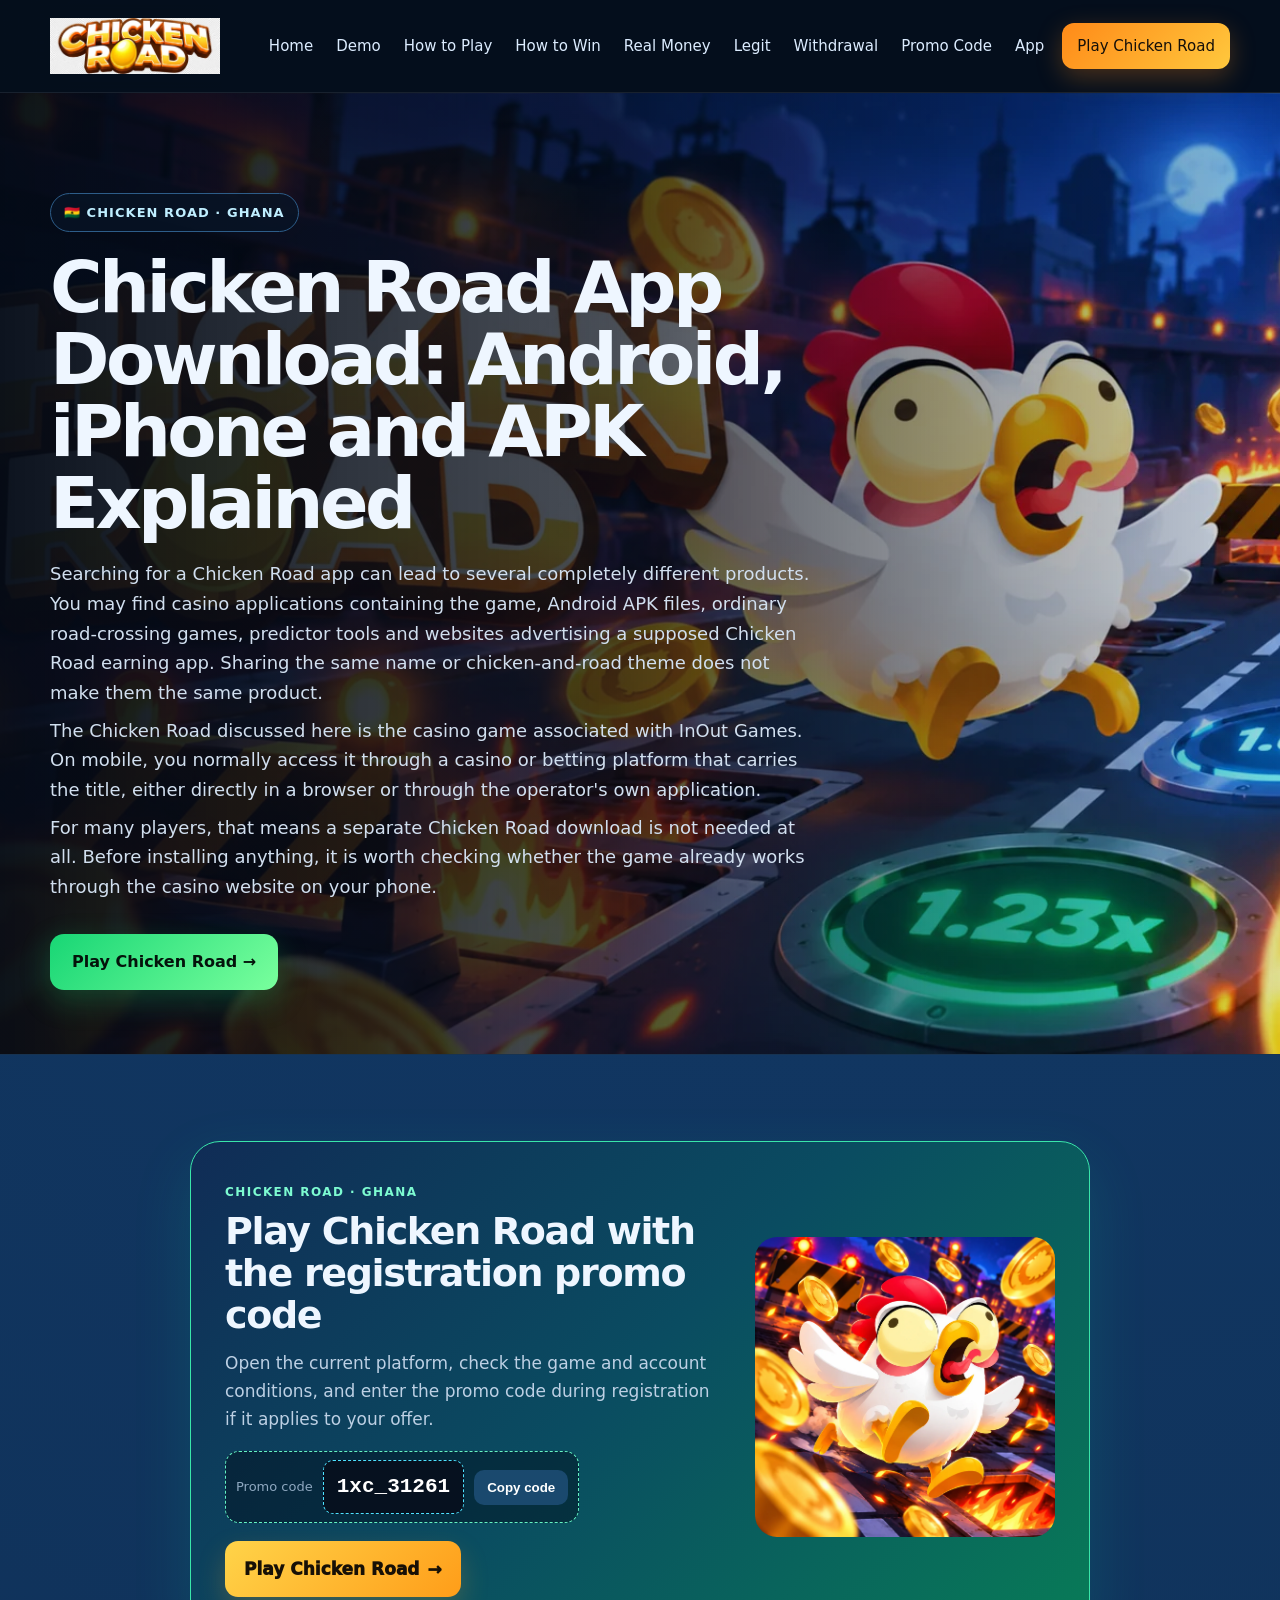
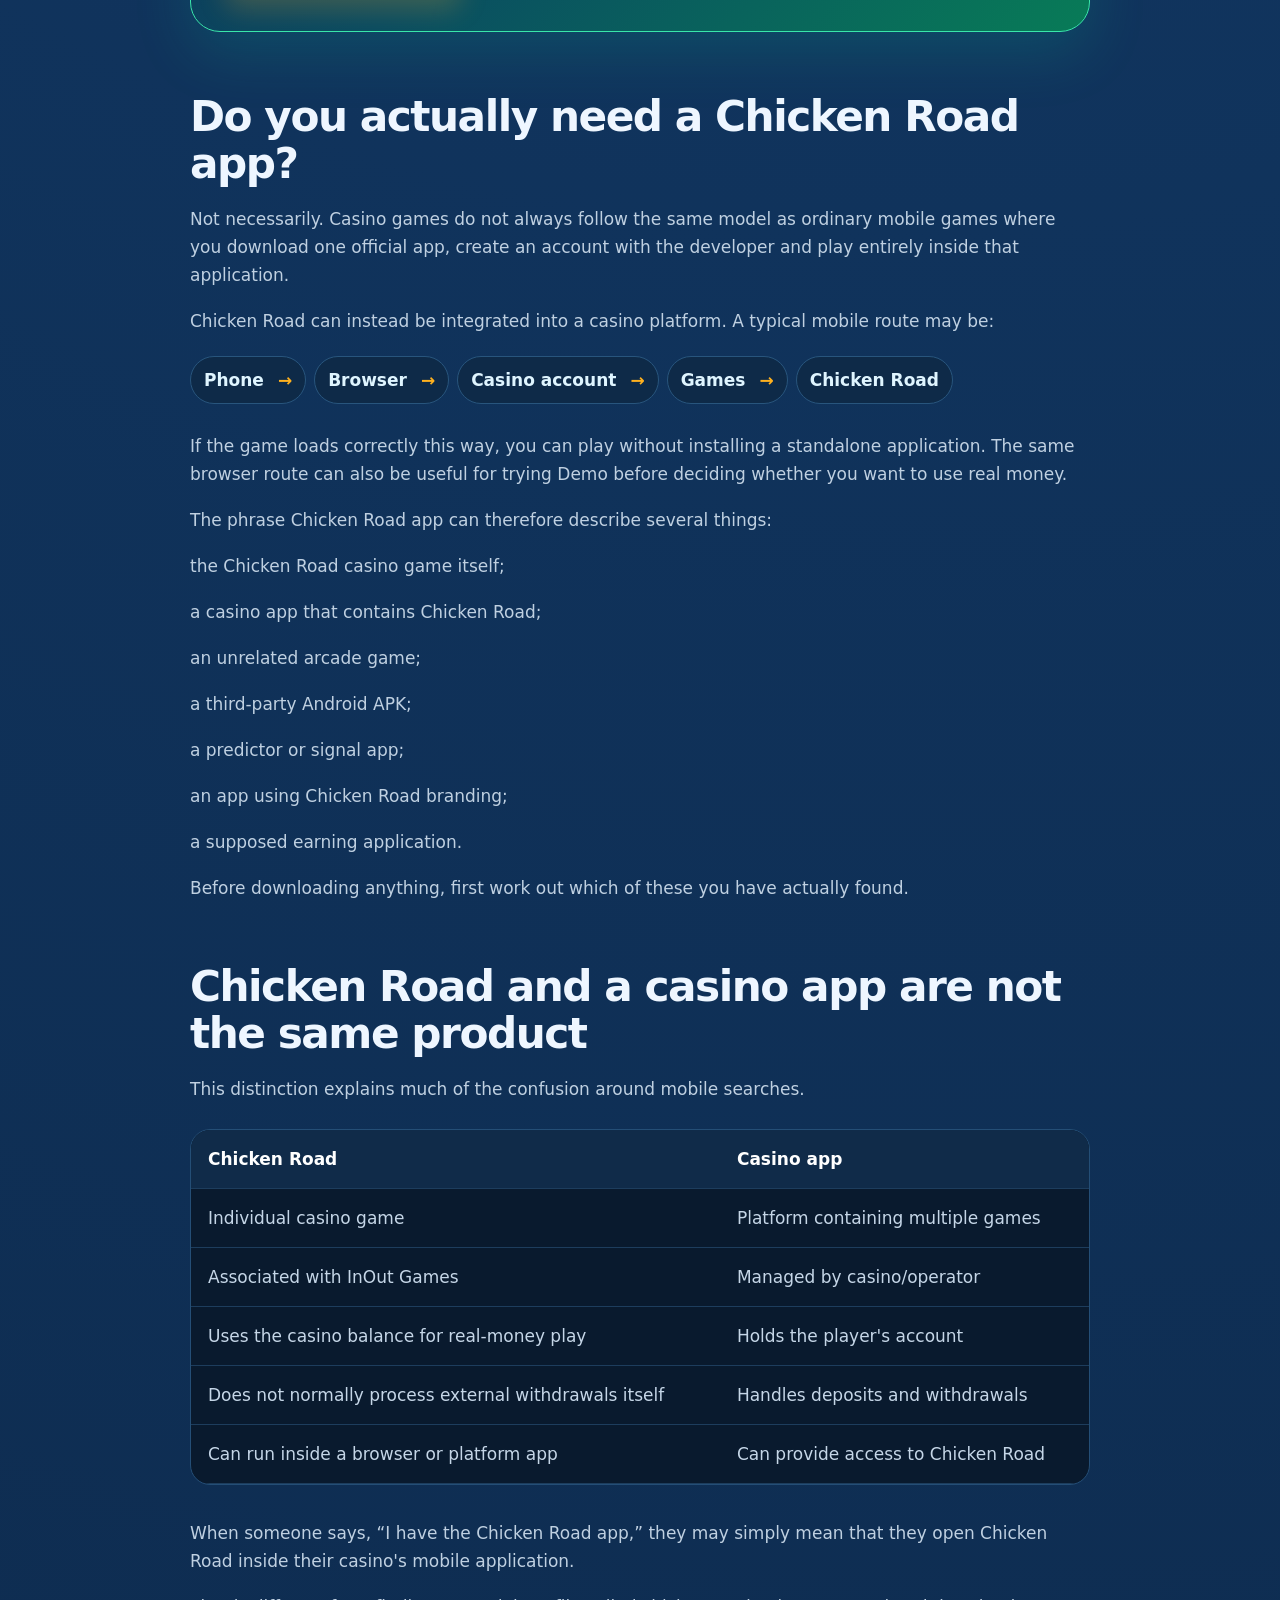
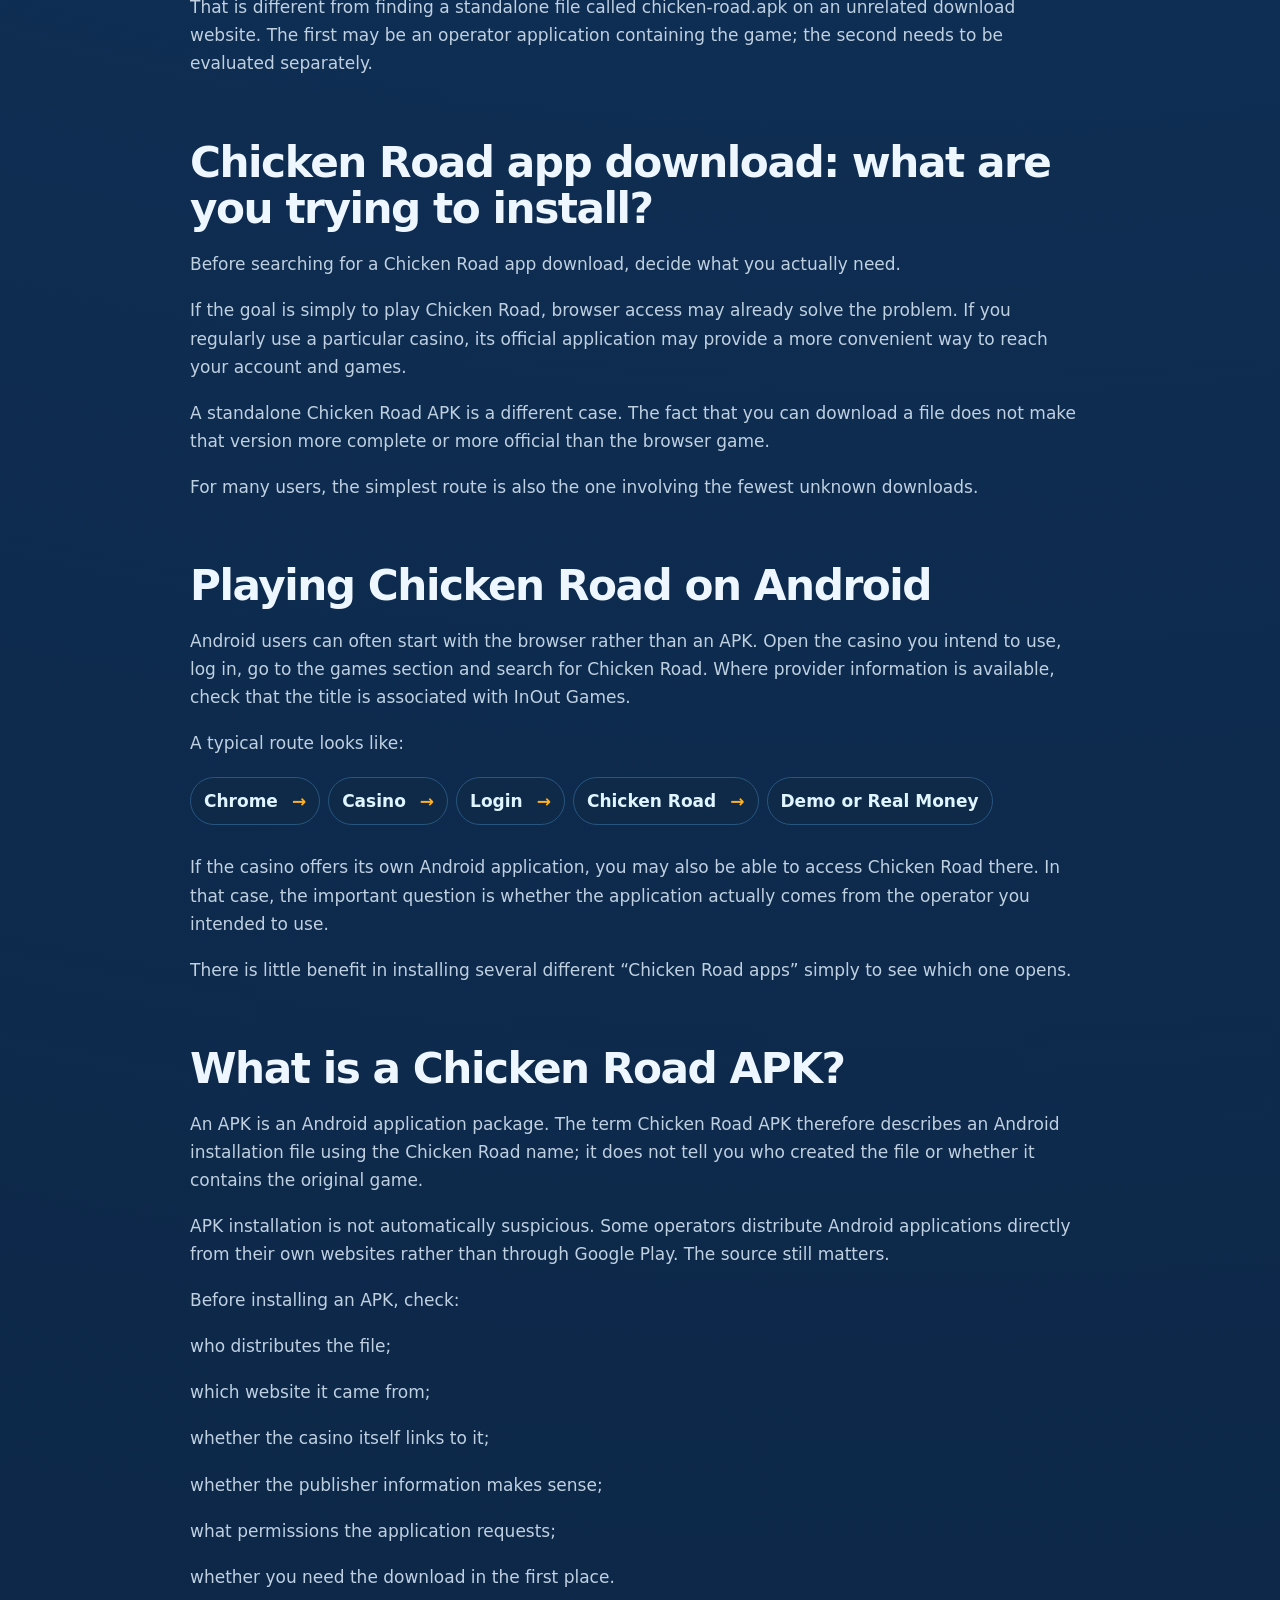
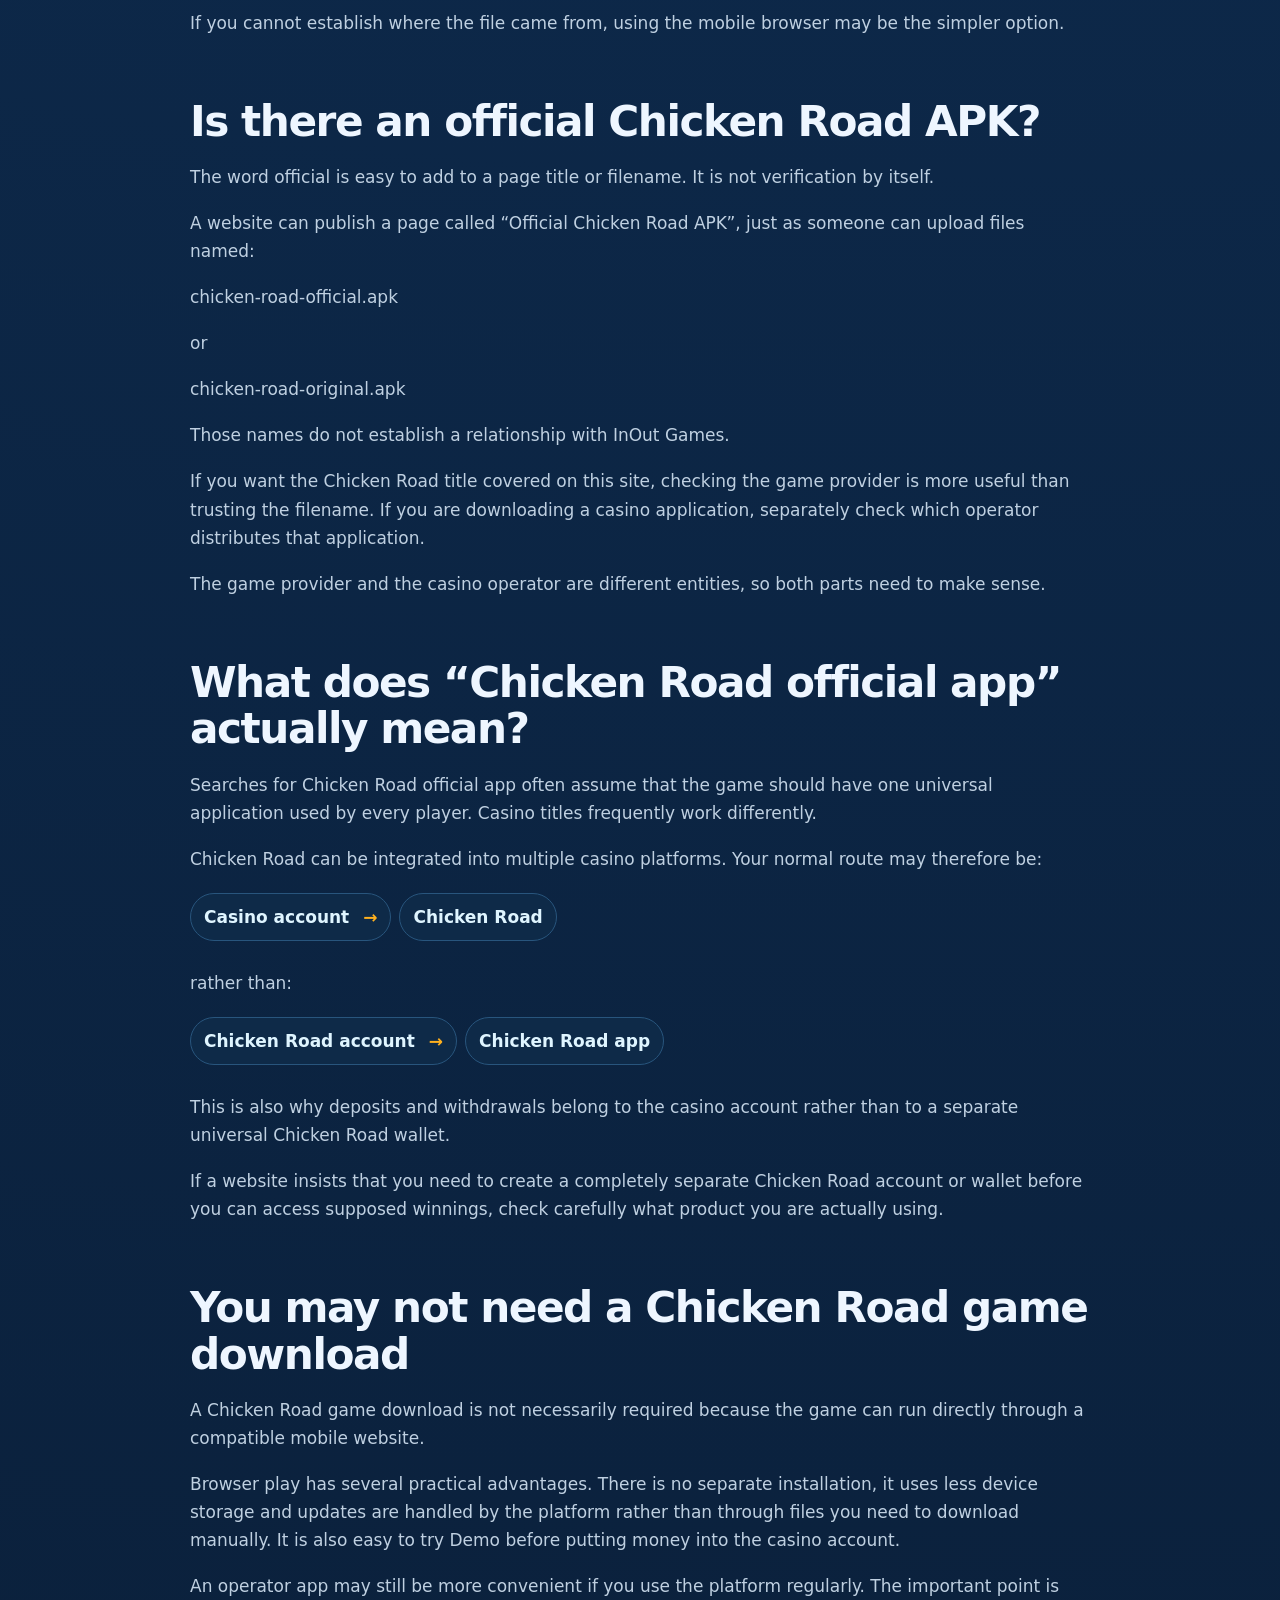
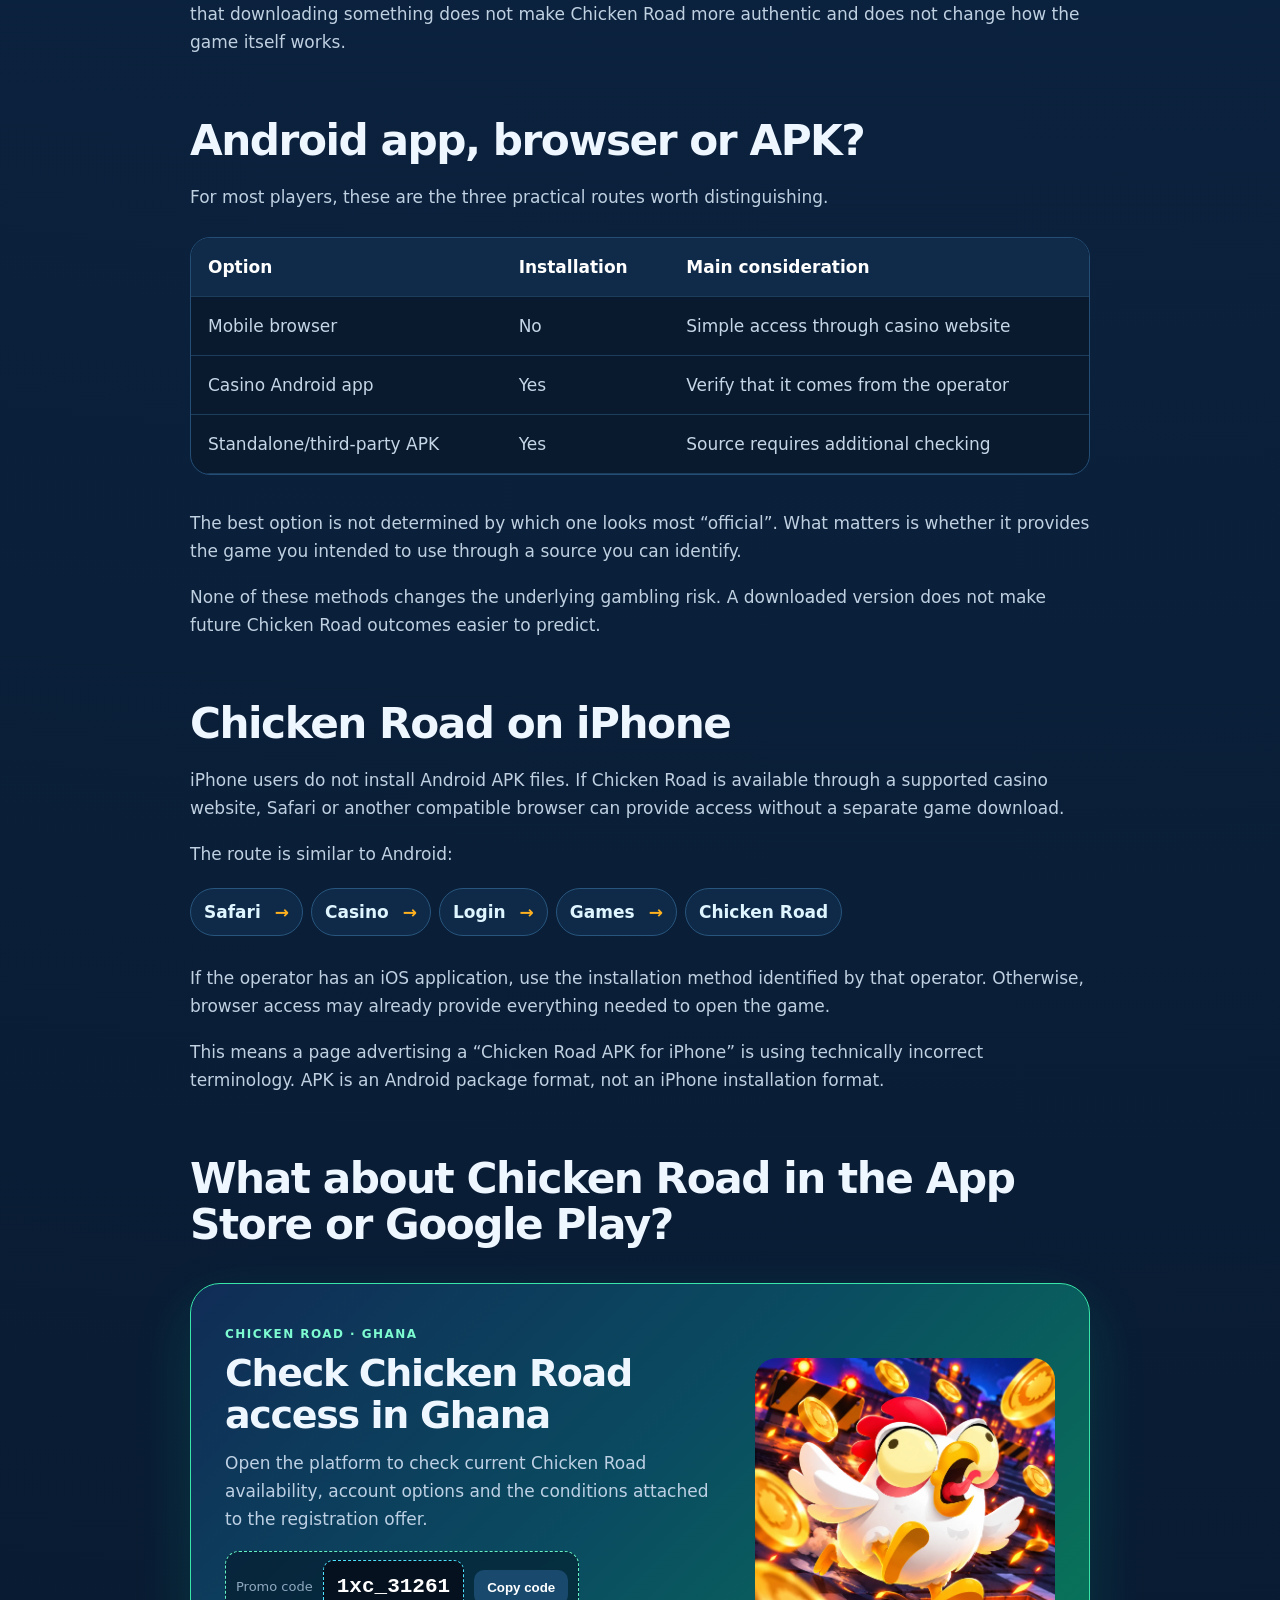
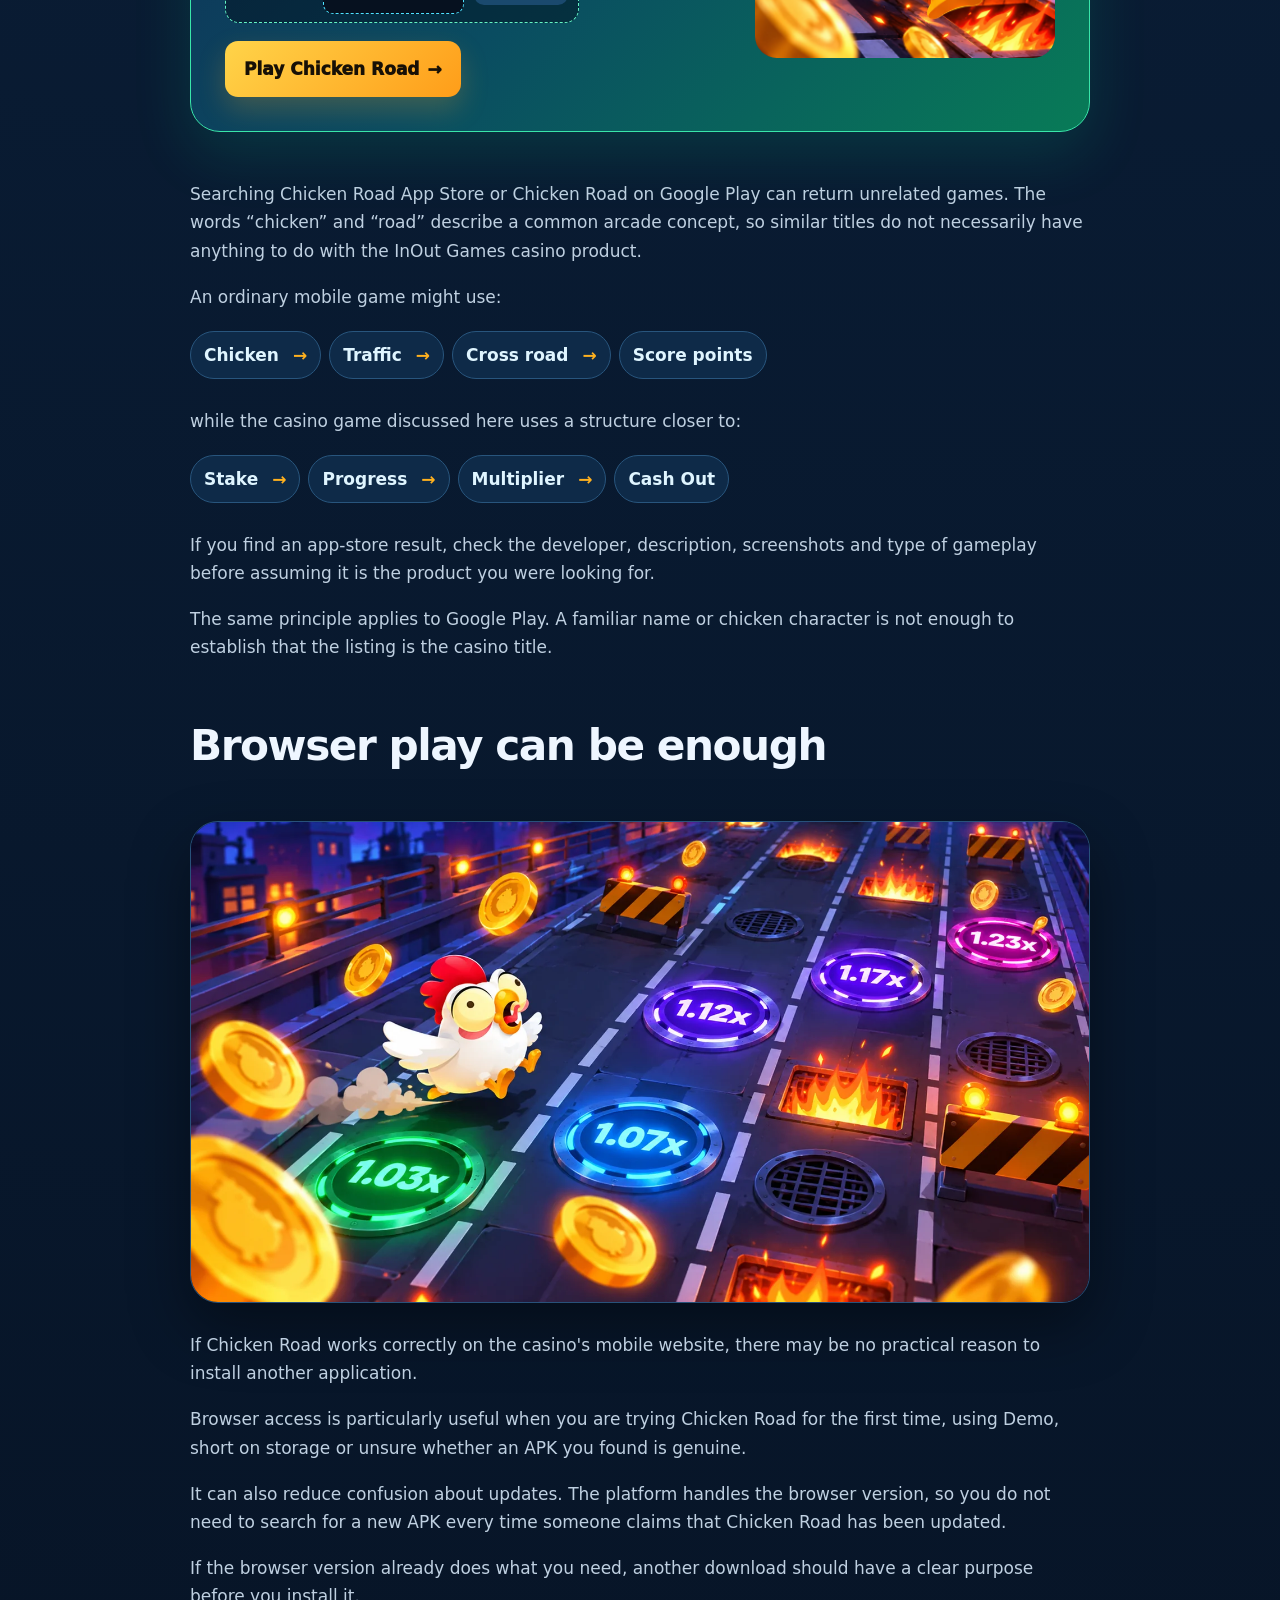
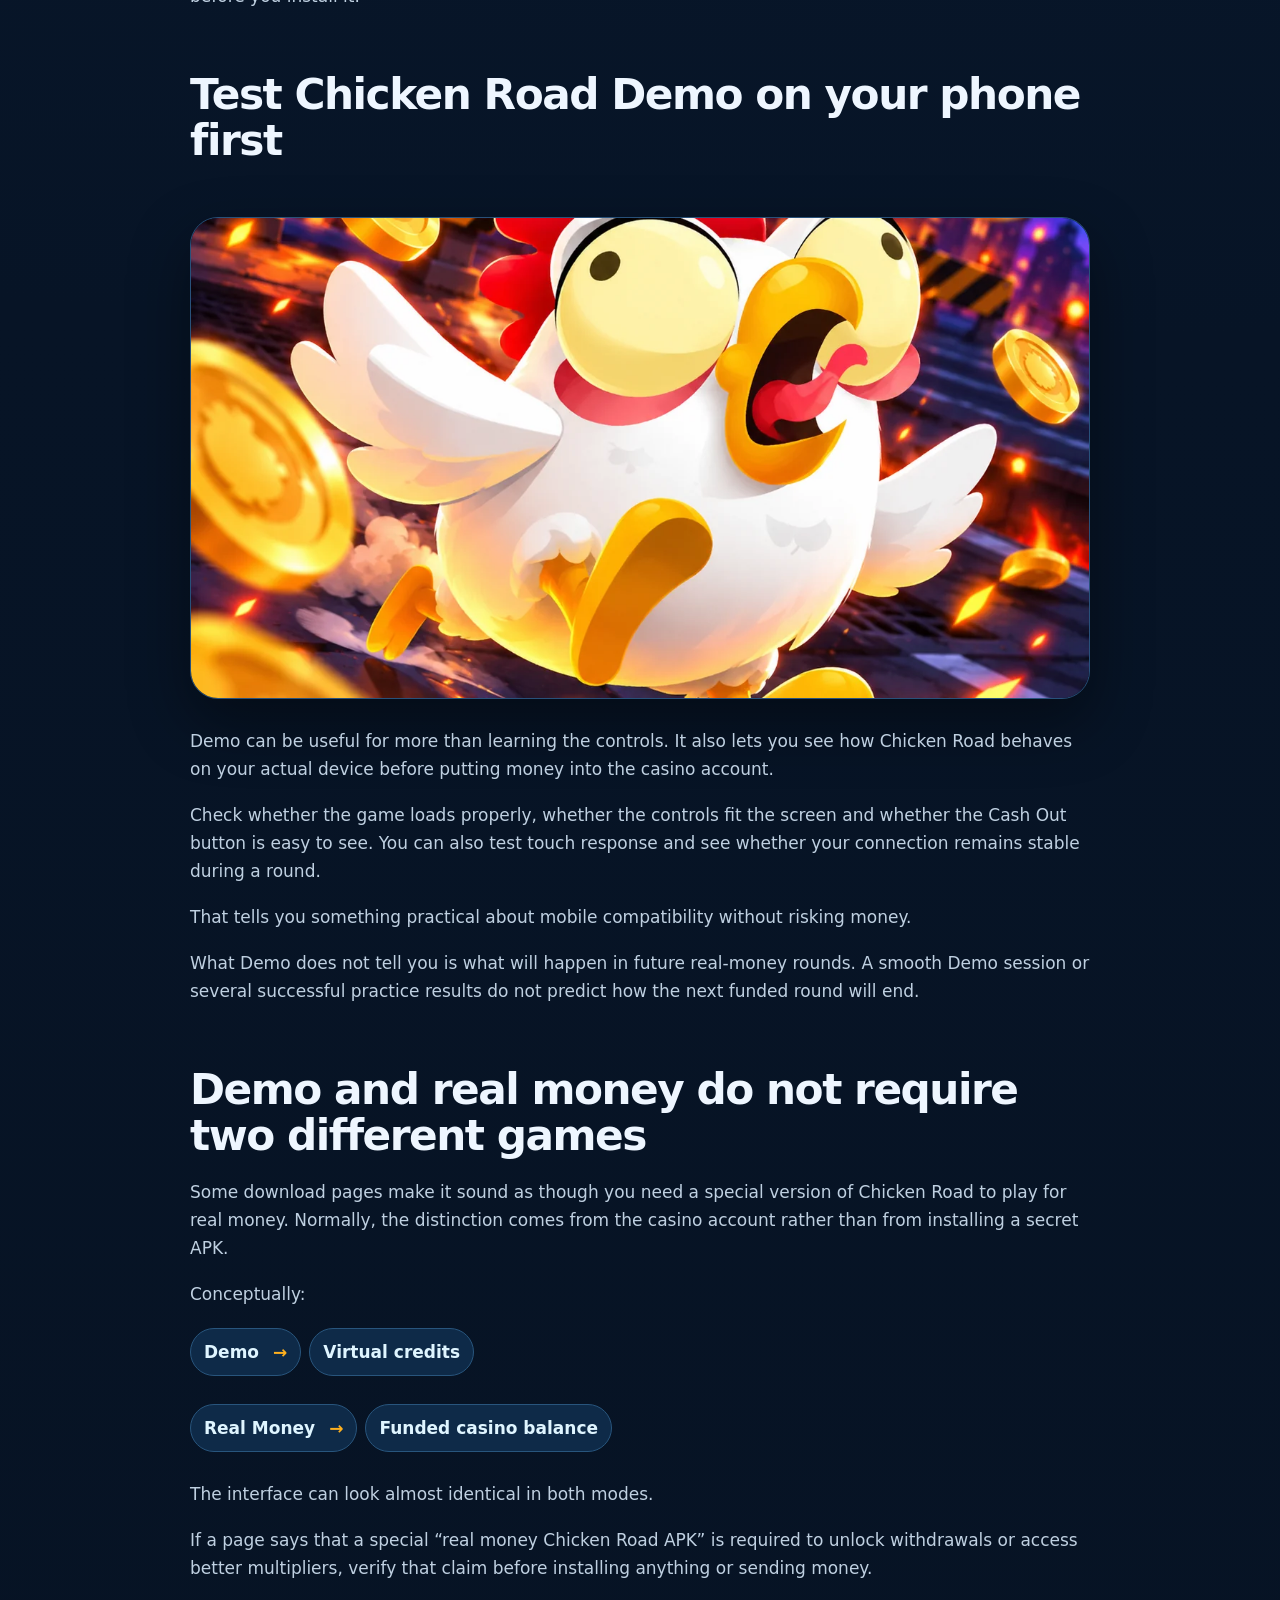
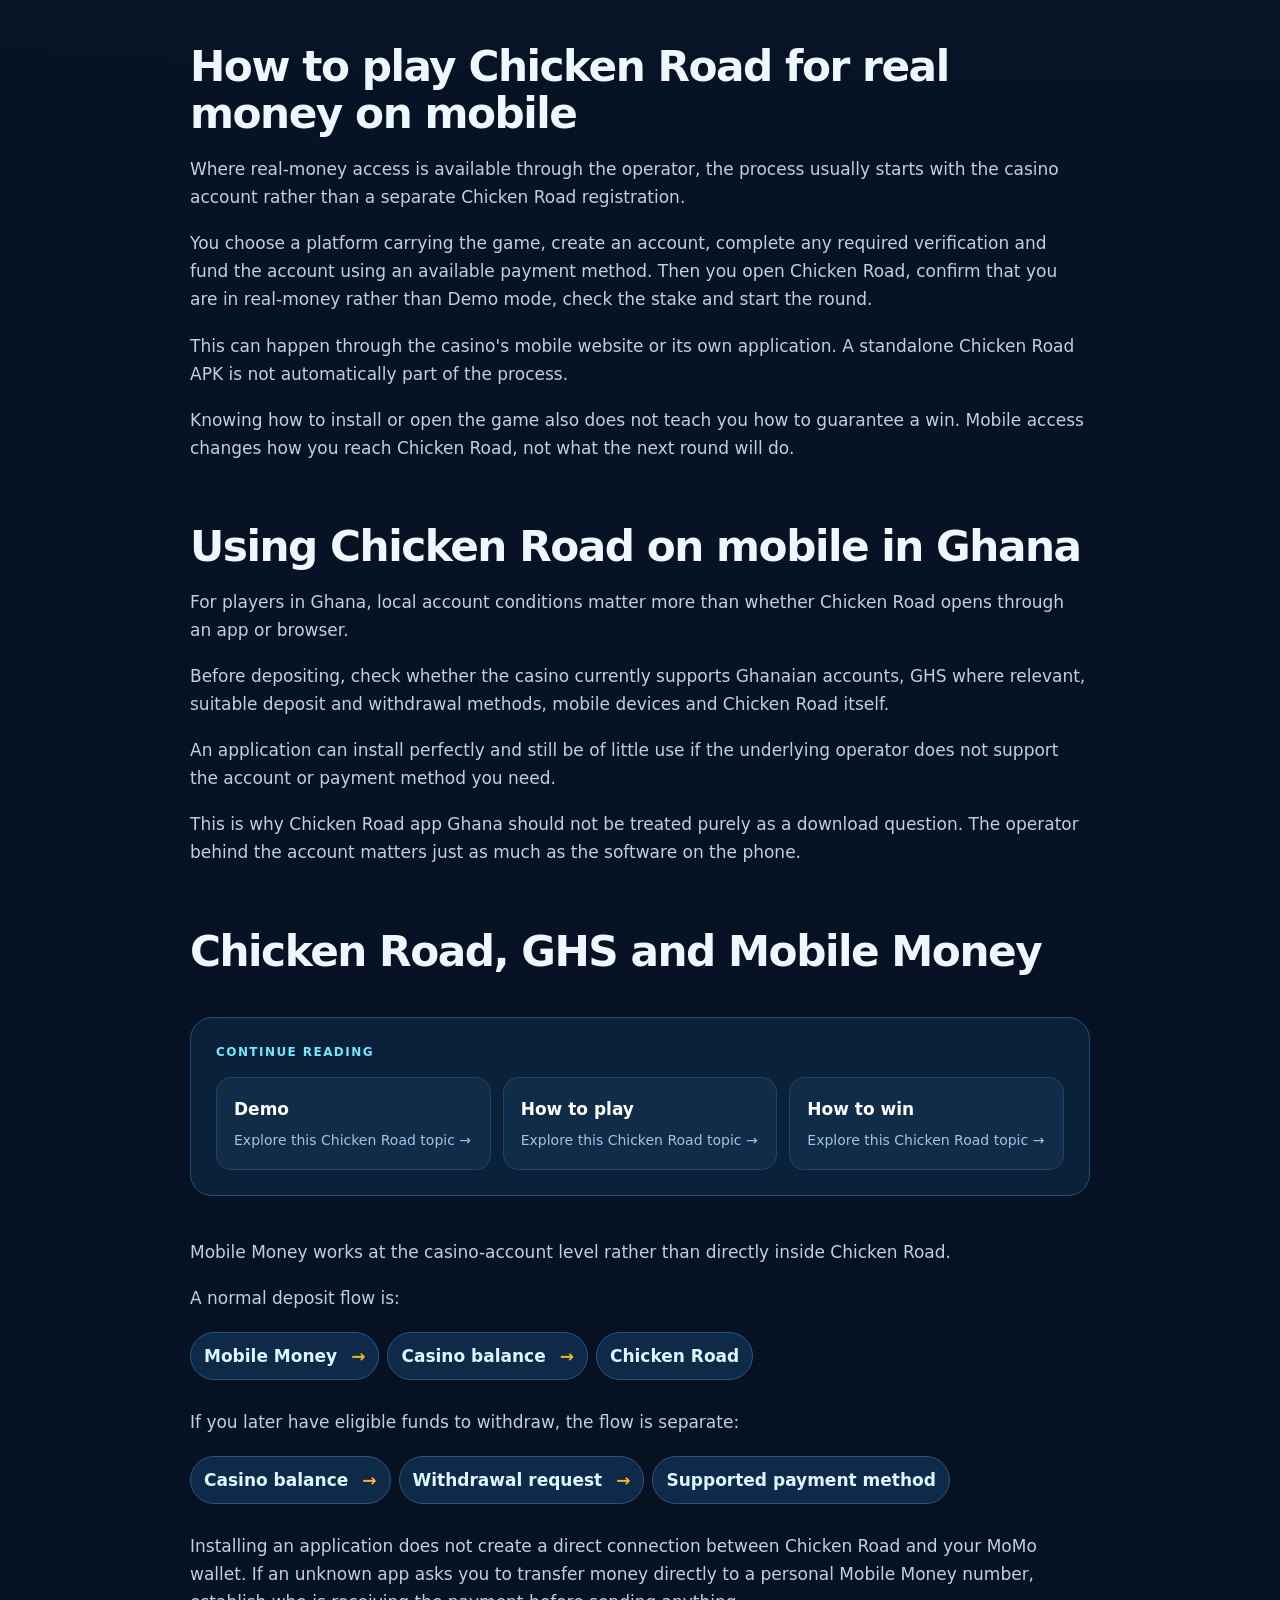
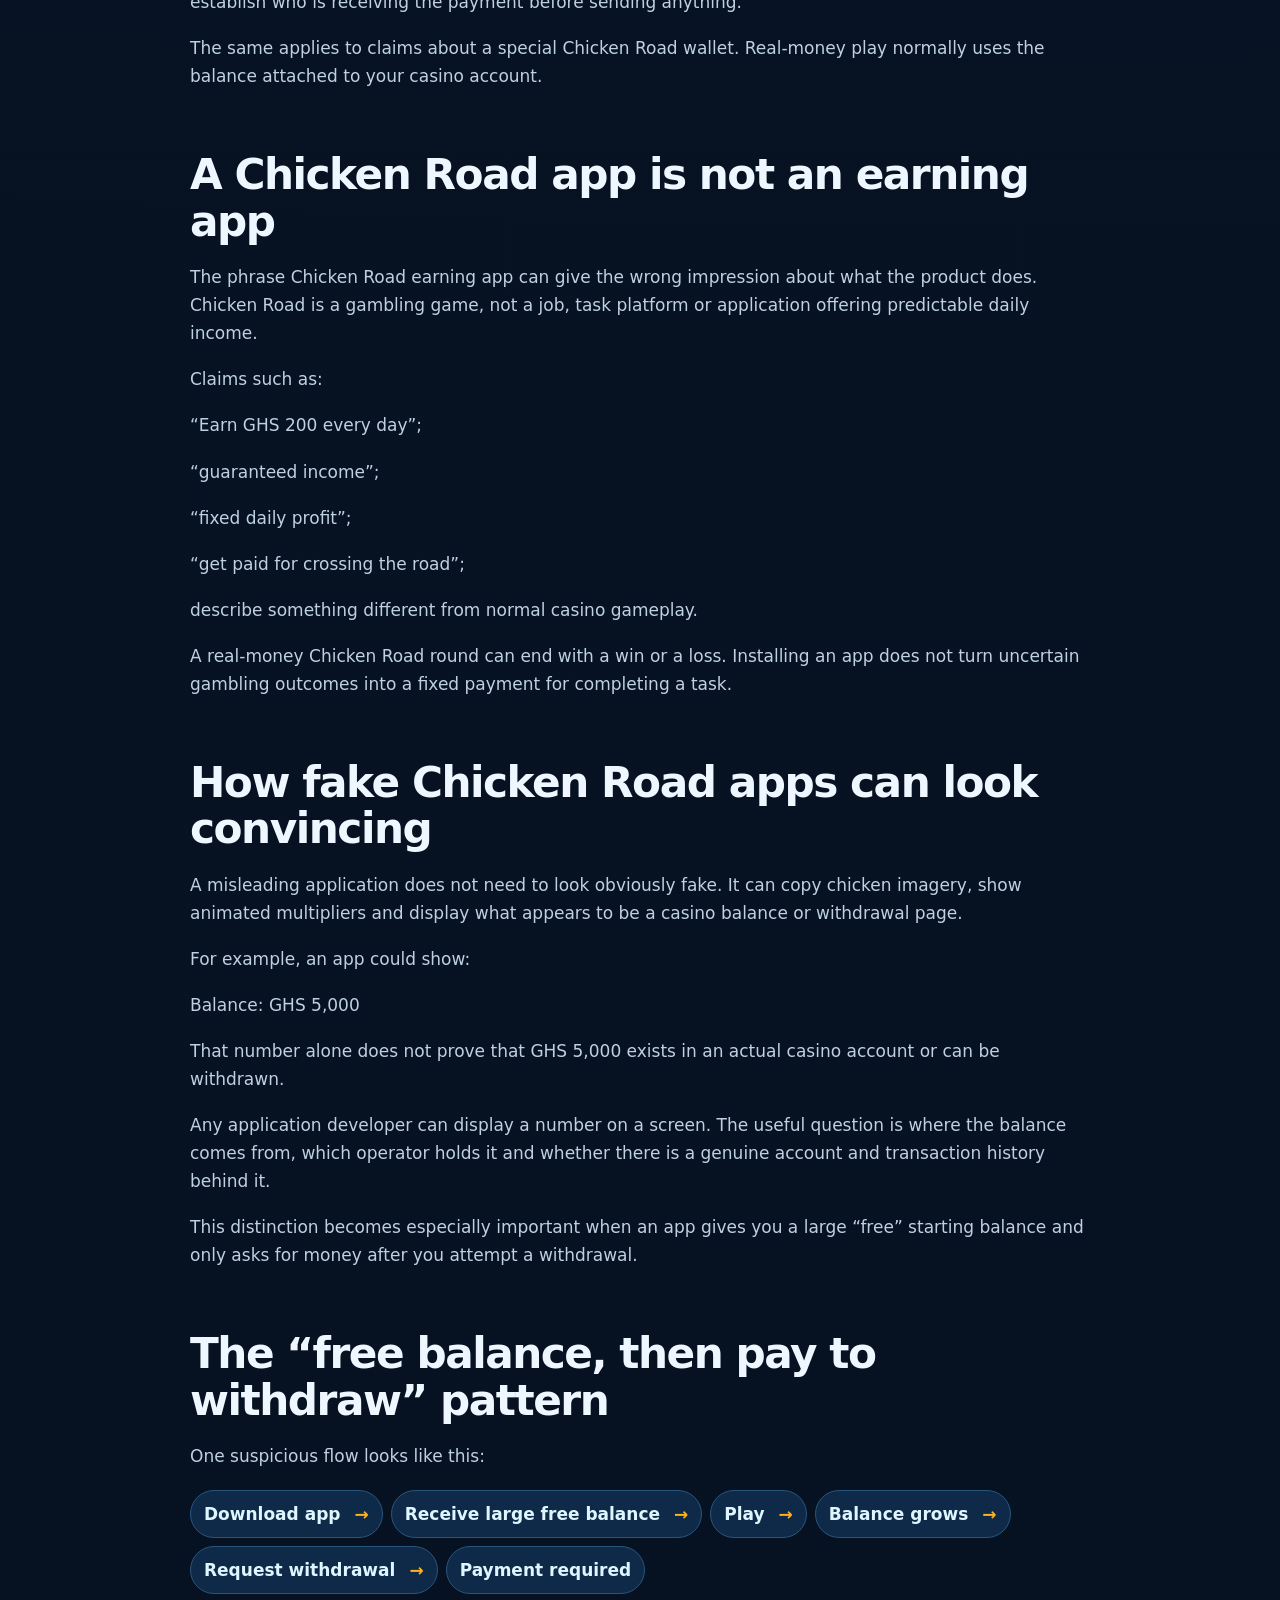
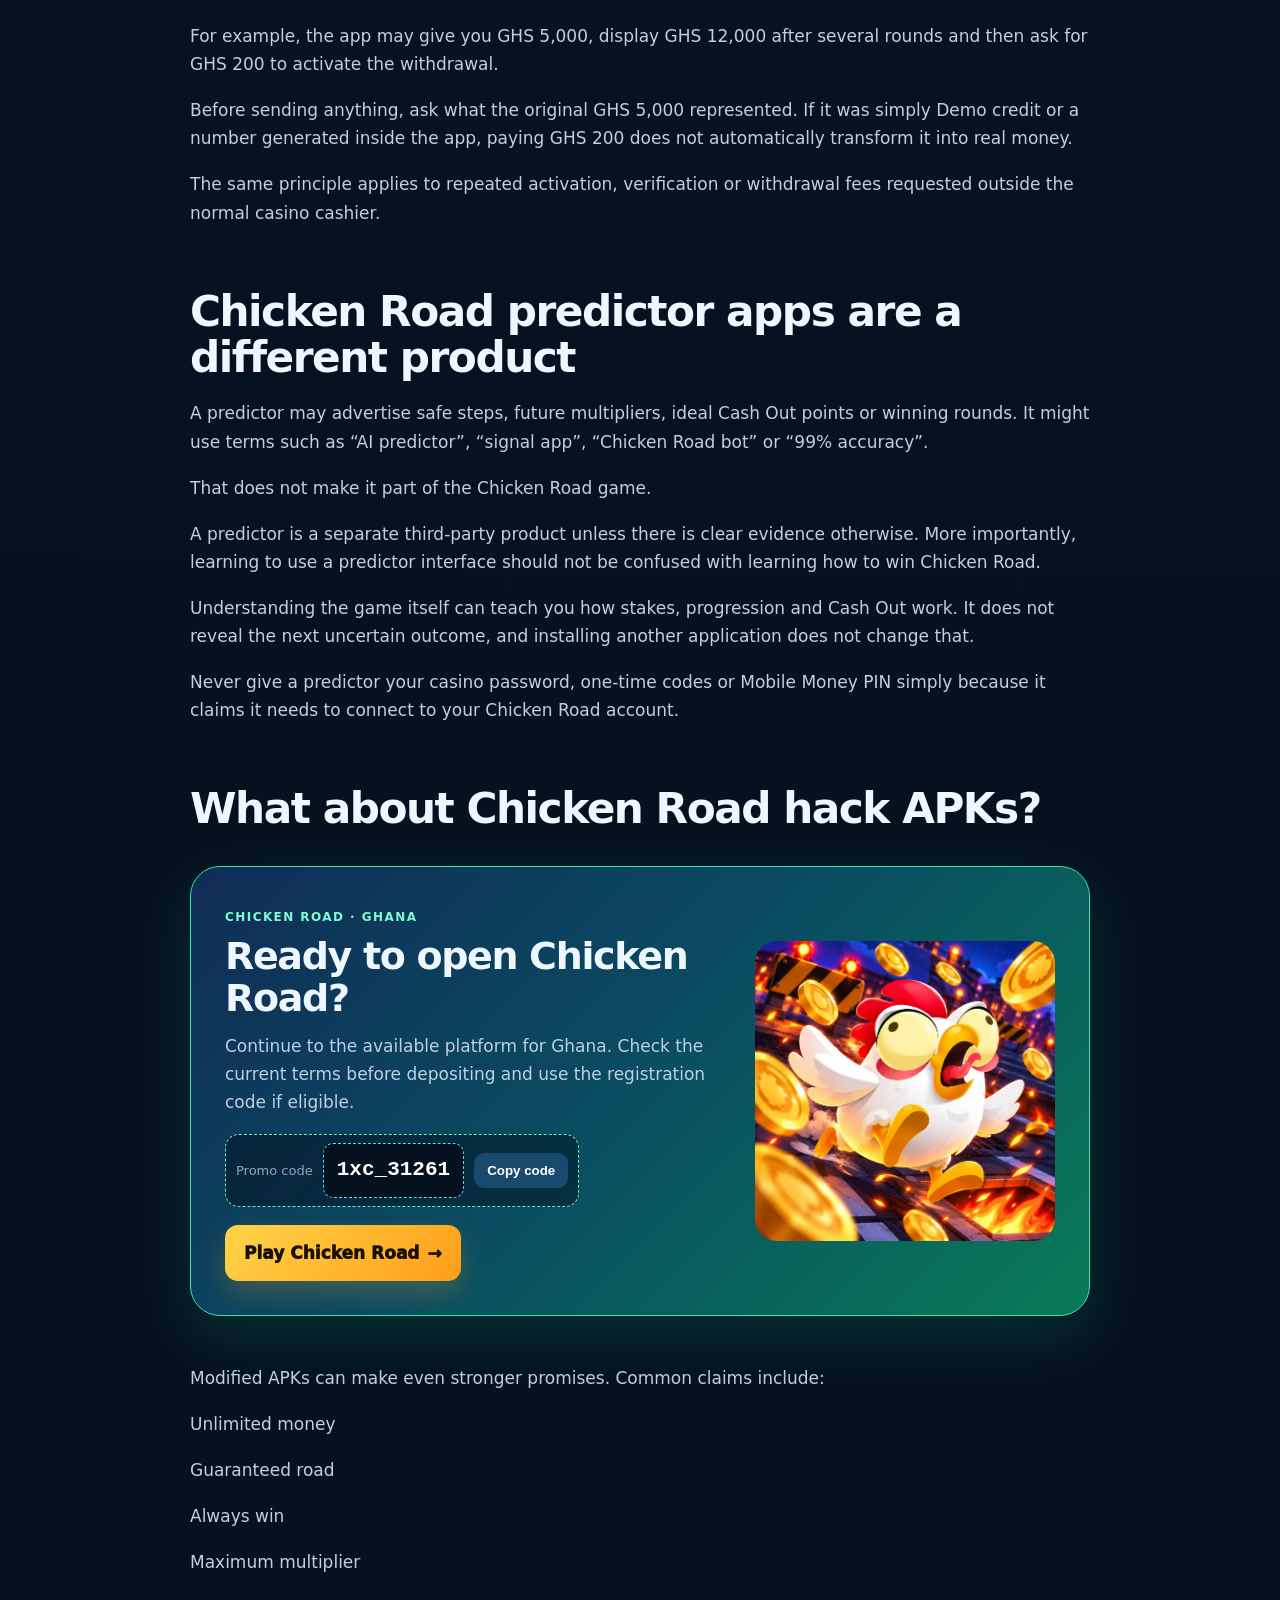
<file: chicken-road-app-download/index.html>
<!doctype html><html lang="en-GH"><head><meta charset="utf-8"><meta name="viewport" content="width=device-width,initial-scale=1"><meta name="google-site-verification" content="nFR4UAhQhfF3JEUqetZrmdI6Ak3MQ-NBLoJH2c6ciEM"><title>Chicken Road App Download: APK for Android &amp; iPhone – Official or Fake?</title><meta name="description" content="Looking for the Chicken Road app in Ghana? Learn how to play on Android and iPhone, whether an official APK exists and how to avoid fake Chicken Road downloads."><link rel="canonical" href="https://duboiscentreghana.org/chicken-road-app-download/"><link rel="icon" href="/assets/favicon.ico"><link rel="stylesheet" href="/assets/style-final.css"></head><body><header class="top"><div class="wrap nav"><a class="brand" href="/"><img alt="Chicken Road" src="/assets/logo.webp"></a><nav class="desktop-nav"><a href="/">Home</a><a href="/chicken-road-demo/">Demo</a><a href="/how-to-play-chicken-road/">How to Play</a><a href="/how-to-win-chicken-road/">How to Win</a><a href="/chicken-road-real-money/">Real Money</a><a href="/is-chicken-road-legit/">Legit</a><a href="/chicken-road-withdrawal/">Withdrawal</a><a href="/chicken-road-promo-code/">Promo Code</a><a href="/chicken-road-app-download/">App</a><a class="play" href="/info/">Play Chicken Road</a></nav><button class="mobile-menu-toggle" type="button" aria-label="Open menu" aria-expanded="false" aria-controls="mobile-site-menu"><span></span><span></span><span></span></button><nav class="mobile-site-menu" id="mobile-site-menu" aria-label="Mobile navigation"><a href="/">Home page</a><a href="/chicken-road-demo/">Demo</a><a href="/how-to-play-chicken-road/">How to play</a><a href="/how-to-win-chicken-road/">How to win</a><a href="/chicken-road-real-money/">Real Money</a><a href="/is-chicken-road-legit/">Legit</a><a href="/chicken-road-withdrawal/">Withdrawal</a><a href="/chicken-road-promo-code/">Promo Code</a><a href="/chicken-road-app-download/">App</a><a class="mobile-play" href="/info/">Play Chicken Road</a></nav></div></header><main><section class="article-hero"><div class="article-hero-bg" style="background-image:linear-gradient(90deg,rgba(3,10,22,.96),rgba(3,10,22,.72) 48%,rgba(3,10,22,.12)),url('/assets/hero.webp')"></div><div class="wrap article-hero-inner"><span class="eyebrow">🇬🇭 CHICKEN ROAD · GHANA</span><h1>Chicken Road App Download: Android, iPhone and APK Explained</h1><div class="hero-text"><p>Searching for a Chicken Road app can lead to several completely different products. You may find casino applications containing the game, Android APK files, ordinary road-crossing games, predictor tools and websites advertising a supposed Chicken Road earning app. Sharing the same name or chicken-and-road theme does not make them the same product.</p><p>The Chicken Road discussed here is the casino game associated with InOut Games. On mobile, you normally access it through a casino or betting platform that carries the title, either directly in a browser or through the operator&#x27;s own application.</p><p>For many players, that means a separate Chicken Road download is not needed at all. Before installing anything, it is worth checking whether the game already works through the casino website on your phone.</p></div><a class="btn primary hero-ref" href="/info/">Play Chicken Road →</a></div></section><div class="wrap article-shell no-rail"><article class="article"><aside class="promo promo-bright"><div class="promo-copy"><span class="promo-kicker">CHICKEN ROAD · GHANA</span><h2>Play Chicken Road with the registration promo code</h2><p>Open the current platform, check the game and account conditions, and enter the promo code during registration if it applies to your offer.</p><div class="promo-code"><span>Promo code</span><strong>1xc_31261</strong><button data-copy="1xc_31261" type="button">Copy code</button></div></div><div class="promo-art"><img alt="Chicken Road" loading="lazy" src="/assets/chicken.webp"></div><a class="promo-btn" href="/info/">Play Chicken Road <span>→</span></a></aside><h2>Do you actually need a Chicken Road app?</h2><p>Not necessarily. Casino games do not always follow the same model as ordinary mobile games where you download one official app, create an account with the developer and play entirely inside that application.</p><p>Chicken Road can instead be integrated into a casino platform. A typical mobile route may be:</p><div class="flow"><span>Phone</span><span>Browser</span><span>Casino account</span><span>Games</span><span>Chicken Road</span></div><p>If the game loads correctly this way, you can play without installing a standalone application. The same browser route can also be useful for trying Demo before deciding whether you want to use real money.</p><p>The phrase Chicken Road app can therefore describe several things:</p><p>the Chicken Road casino game itself;</p><p>a casino app that contains Chicken Road;</p><p>an unrelated arcade game;</p><p>a third-party Android APK;</p><p>a predictor or signal app;</p><p>an app using Chicken Road branding;</p><p>a supposed earning application.</p><p>Before downloading anything, first work out which of these you have actually found.</p><h2>Chicken Road and a casino app are not the same product</h2><p>This distinction explains much of the confusion around mobile searches.</p><div class="table-wrap"><table><tr><th>Chicken Road</th><th>Casino app</th></tr><tr><td>Individual casino game</td><td>Platform containing multiple games</td></tr><tr><td>Associated with InOut Games</td><td>Managed by casino/operator</td></tr><tr><td>Uses the casino balance for real-money play</td><td>Holds the player&#x27;s account</td></tr><tr><td>Does not normally process external withdrawals itself</td><td>Handles deposits and withdrawals</td></tr><tr><td>Can run inside a browser or platform app</td><td>Can provide access to Chicken Road</td></tr></table></div><p>When someone says, “I have the Chicken Road app,” they may simply mean that they open Chicken Road inside their casino&#x27;s mobile application.</p><p>That is different from finding a standalone file called chicken-road.apk on an unrelated download website. The first may be an operator application containing the game; the second needs to be evaluated separately.</p><h2>Chicken Road app download: what are you trying to install?</h2><p>Before searching for a Chicken Road app download, decide what you actually need.</p><p>If the goal is simply to play Chicken Road, browser access may already solve the problem. If you regularly use a particular casino, its official application may provide a more convenient way to reach your account and games.</p><p>A standalone Chicken Road APK is a different case. The fact that you can download a file does not make that version more complete or more official than the browser game.</p><p>For many users, the simplest route is also the one involving the fewest unknown downloads.</p><h2>Playing Chicken Road on Android</h2><p>Android users can often start with the browser rather than an APK. Open the casino you intend to use, log in, go to the games section and search for Chicken Road. Where provider information is available, check that the title is associated with InOut Games.</p><p>A typical route looks like:</p><div class="flow"><span>Chrome</span><span>Casino</span><span>Login</span><span>Chicken Road</span><span>Demo or Real Money</span></div><p>If the casino offers its own Android application, you may also be able to access Chicken Road there. In that case, the important question is whether the application actually comes from the operator you intended to use.</p><p>There is little benefit in installing several different “Chicken Road apps” simply to see which one opens.</p><h2>What is a Chicken Road APK?</h2><p>An APK is an Android application package. The term Chicken Road APK therefore describes an Android installation file using the Chicken Road name; it does not tell you who created the file or whether it contains the original game.</p><p>APK installation is not automatically suspicious. Some operators distribute Android applications directly from their own websites rather than through Google Play. The source still matters.</p><p>Before installing an APK, check:</p><p>who distributes the file;</p><p>which website it came from;</p><p>whether the casino itself links to it;</p><p>whether the publisher information makes sense;</p><p>what permissions the application requests;</p><p>whether you need the download in the first place.</p><p>If you cannot establish where the file came from, using the mobile browser may be the simpler option.</p><h2>Is there an official Chicken Road APK?</h2><p>The word official is easy to add to a page title or filename. It is not verification by itself.</p><p>A website can publish a page called “Official Chicken Road APK”, just as someone can upload files named:</p><p>chicken-road-official.apk</p><p>or</p><p>chicken-road-original.apk</p><p>Those names do not establish a relationship with InOut Games.</p><p>If you want the Chicken Road title covered on this site, checking the game provider is more useful than trusting the filename. If you are downloading a casino application, separately check which operator distributes that application.</p><p>The game provider and the casino operator are different entities, so both parts need to make sense.</p><h2>What does “Chicken Road official app” actually mean?</h2><p>Searches for Chicken Road official app often assume that the game should have one universal application used by every player. Casino titles frequently work differently.</p><p>Chicken Road can be integrated into multiple casino platforms. Your normal route may therefore be:</p><div class="flow"><span>Casino account</span><span>Chicken Road</span></div><p>rather than:</p><div class="flow"><span>Chicken Road account</span><span>Chicken Road app</span></div><p>This is also why deposits and withdrawals belong to the casino account rather than to a separate universal Chicken Road wallet.</p><p>If a website insists that you need to create a completely separate Chicken Road account or wallet before you can access supposed winnings, check carefully what product you are actually using.</p><h2>You may not need a Chicken Road game download</h2><p>A Chicken Road game download is not necessarily required because the game can run directly through a compatible mobile website.</p><p>Browser play has several practical advantages. There is no separate installation, it uses less device storage and updates are handled by the platform rather than through files you need to download manually. It is also easy to try Demo before putting money into the casino account.</p><p>An operator app may still be more convenient if you use the platform regularly. The important point is that downloading something does not make Chicken Road more authentic and does not change how the game itself works.</p><h2>Android app, browser or APK?</h2><p>For most players, these are the three practical routes worth distinguishing.</p><div class="table-wrap"><table><tr><th>Option</th><th>Installation</th><th>Main consideration</th></tr><tr><td>Mobile browser</td><td>No</td><td>Simple access through casino website</td></tr><tr><td>Casino Android app</td><td>Yes</td><td>Verify that it comes from the operator</td></tr><tr><td>Standalone/third-party APK</td><td>Yes</td><td>Source requires additional checking</td></tr></table></div><p>The best option is not determined by which one looks most “official”. What matters is whether it provides the game you intended to use through a source you can identify.</p><p>None of these methods changes the underlying gambling risk. A downloaded version does not make future Chicken Road outcomes easier to predict.</p><h2>Chicken Road on iPhone</h2><p>iPhone users do not install Android APK files. If Chicken Road is available through a supported casino website, Safari or another compatible browser can provide access without a separate game download.</p><p>The route is similar to Android:</p><div class="flow"><span>Safari</span><span>Casino</span><span>Login</span><span>Games</span><span>Chicken Road</span></div><p>If the operator has an iOS application, use the installation method identified by that operator. Otherwise, browser access may already provide everything needed to open the game.</p><p>This means a page advertising a “Chicken Road APK for iPhone” is using technically incorrect terminology. APK is an Android package format, not an iPhone installation format.</p><h2>What about Chicken Road in the App Store or Google Play?</h2><aside class="promo promo-bright"><div class="promo-copy"><span class="promo-kicker">CHICKEN ROAD · GHANA</span><h2>Check Chicken Road access in Ghana</h2><p>Open the platform to check current Chicken Road availability, account options and the conditions attached to the registration offer.</p><div class="promo-code"><span>Promo code</span><strong>1xc_31261</strong><button data-copy="1xc_31261" type="button">Copy code</button></div></div><div class="promo-art"><img alt="Chicken Road" loading="lazy" src="/assets/chicken.webp"></div><a class="promo-btn" href="/info/">Play Chicken Road <span>→</span></a></aside><p>Searching Chicken Road App Store or Chicken Road on Google Play can return unrelated games. The words “chicken” and “road” describe a common arcade concept, so similar titles do not necessarily have anything to do with the InOut Games casino product.</p><p>An ordinary mobile game might use:</p><div class="flow"><span>Chicken</span><span>Traffic</span><span>Cross road</span><span>Score points</span></div><p>while the casino game discussed here uses a structure closer to:</p><div class="flow"><span>Stake</span><span>Progress</span><span>Multiplier</span><span>Cash Out</span></div><p>If you find an app-store result, check the developer, description, screenshots and type of gameplay before assuming it is the product you were looking for.</p><p>The same principle applies to Google Play. A familiar name or chicken character is not enough to establish that the listing is the casino title.</p><h2>Browser play can be enough</h2><figure class="content-image"><img src="/assets/gameplay.webp" alt="Browser play can be enough" loading="lazy"></figure><p>If Chicken Road works correctly on the casino&#x27;s mobile website, there may be no practical reason to install another application.</p><p>Browser access is particularly useful when you are trying Chicken Road for the first time, using Demo, short on storage or unsure whether an APK you found is genuine.</p><p>It can also reduce confusion about updates. The platform handles the browser version, so you do not need to search for a new APK every time someone claims that Chicken Road has been updated.</p><p>If the browser version already does what you need, another download should have a clear purpose before you install it.</p><h2>Test Chicken Road Demo on your phone first</h2><figure class="content-image"><img src="/assets/chicken.webp" alt="Test Chicken Road Demo on your phone first" loading="lazy"></figure><p>Demo can be useful for more than learning the controls. It also lets you see how Chicken Road behaves on your actual device before putting money into the casino account.</p><p>Check whether the game loads properly, whether the controls fit the screen and whether the Cash Out button is easy to see. You can also test touch response and see whether your connection remains stable during a round.</p><p>That tells you something practical about mobile compatibility without risking money.</p><p>What Demo does not tell you is what will happen in future real-money rounds. A smooth Demo session or several successful practice results do not predict how the next funded round will end.</p><h2>Demo and real money do not require two different games</h2><p>Some download pages make it sound as though you need a special version of Chicken Road to play for real money. Normally, the distinction comes from the casino account rather than from installing a secret APK.</p><p>Conceptually:</p><div class="flow"><span>Demo</span><span>Virtual credits</span></div><div class="flow"><span>Real Money</span><span>Funded casino balance</span></div><p>The interface can look almost identical in both modes.</p><p>If a page says that a special “real money Chicken Road APK” is required to unlock withdrawals or access better multipliers, verify that claim before installing anything or sending money.</p><h2>How to play Chicken Road for real money on mobile</h2><p>Where real-money access is available through the operator, the process usually starts with the casino account rather than a separate Chicken Road registration.</p><p>You choose a platform carrying the game, create an account, complete any required verification and fund the account using an available payment method. Then you open Chicken Road, confirm that you are in real-money rather than Demo mode, check the stake and start the round.</p><p>This can happen through the casino&#x27;s mobile website or its own application. A standalone Chicken Road APK is not automatically part of the process.</p><p>Knowing how to install or open the game also does not teach you how to guarantee a win. Mobile access changes how you reach Chicken Road, not what the next round will do.</p><h2>Using Chicken Road on mobile in Ghana</h2><p>For players in Ghana, local account conditions matter more than whether Chicken Road opens through an app or browser.</p><p>Before depositing, check whether the casino currently supports Ghanaian accounts, GHS where relevant, suitable deposit and withdrawal methods, mobile devices and Chicken Road itself.</p><p>An application can install perfectly and still be of little use if the underlying operator does not support the account or payment method you need.</p><p>This is why Chicken Road app Ghana should not be treated purely as a download question. The operator behind the account matters just as much as the software on the phone.</p><h2>Chicken Road, GHS and Mobile Money</h2><aside class="related"><span class="related-label">Continue reading</span><div class="related-grid"><a href="/chicken-road-demo/"><strong>Demo</strong><span>Explore this Chicken Road topic →</span></a><a href="/how-to-play-chicken-road/"><strong>How to play</strong><span>Explore this Chicken Road topic →</span></a><a href="/how-to-win-chicken-road/"><strong>How to win</strong><span>Explore this Chicken Road topic →</span></a></div></aside><p>Mobile Money works at the casino-account level rather than directly inside Chicken Road.</p><p>A normal deposit flow is:</p><div class="flow"><span>Mobile Money</span><span>Casino balance</span><span>Chicken Road</span></div><p>If you later have eligible funds to withdraw, the flow is separate:</p><div class="flow"><span>Casino balance</span><span>Withdrawal request</span><span>Supported payment method</span></div><p>Installing an application does not create a direct connection between Chicken Road and your MoMo wallet. If an unknown app asks you to transfer money directly to a personal Mobile Money number, establish who is receiving the payment before sending anything.</p><p>The same applies to claims about a special Chicken Road wallet. Real-money play normally uses the balance attached to your casino account.</p><h2>A Chicken Road app is not an earning app</h2><p>The phrase Chicken Road earning app can give the wrong impression about what the product does. Chicken Road is a gambling game, not a job, task platform or application offering predictable daily income.</p><p>Claims such as:</p><p>“Earn GHS 200 every day”;</p><p>“guaranteed income”;</p><p>“fixed daily profit”;</p><p>“get paid for crossing the road”;</p><p>describe something different from normal casino gameplay.</p><p>A real-money Chicken Road round can end with a win or a loss. Installing an app does not turn uncertain gambling outcomes into a fixed payment for completing a task.</p><h2>How fake Chicken Road apps can look convincing</h2><p>A misleading application does not need to look obviously fake. It can copy chicken imagery, show animated multipliers and display what appears to be a casino balance or withdrawal page.</p><p>For example, an app could show:</p><p>Balance: GHS 5,000</p><p>That number alone does not prove that GHS 5,000 exists in an actual casino account or can be withdrawn.</p><p>Any application developer can display a number on a screen. The useful question is where the balance comes from, which operator holds it and whether there is a genuine account and transaction history behind it.</p><p>This distinction becomes especially important when an app gives you a large “free” starting balance and only asks for money after you attempt a withdrawal.</p><h2>The “free balance, then pay to withdraw” pattern</h2><p>One suspicious flow looks like this:</p><div class="flow"><span>Download app</span><span>Receive large free balance</span><span>Play</span><span>Balance grows</span><span>Request withdrawal</span><span>Payment required</span></div><p>For example, the app may give you GHS 5,000, display GHS 12,000 after several rounds and then ask for GHS 200 to activate the withdrawal.</p><p>Before sending anything, ask what the original GHS 5,000 represented. If it was simply Demo credit or a number generated inside the app, paying GHS 200 does not automatically transform it into real money.</p><p>The same principle applies to repeated activation, verification or withdrawal fees requested outside the normal casino cashier.</p><h2>Chicken Road predictor apps are a different product</h2><p>A predictor may advertise safe steps, future multipliers, ideal Cash Out points or winning rounds. It might use terms such as “AI predictor”, “signal app”, “Chicken Road bot” or “99% accuracy”.</p><p>That does not make it part of the Chicken Road game.</p><p>A predictor is a separate third-party product unless there is clear evidence otherwise. More importantly, learning to use a predictor interface should not be confused with learning how to win Chicken Road.</p><p>Understanding the game itself can teach you how stakes, progression and Cash Out work. It does not reveal the next uncertain outcome, and installing another application does not change that.</p><p>Never give a predictor your casino password, one-time codes or Mobile Money PIN simply because it claims it needs to connect to your Chicken Road account.</p><h2>What about Chicken Road hack APKs?</h2><aside class="promo promo-bright"><div class="promo-copy"><span class="promo-kicker">CHICKEN ROAD · GHANA</span><h2>Ready to open Chicken Road?</h2><p>Continue to the available platform for Ghana. Check the current terms before depositing and use the registration code if eligible.</p><div class="promo-code"><span>Promo code</span><strong>1xc_31261</strong><button data-copy="1xc_31261" type="button">Copy code</button></div></div><div class="promo-art"><img alt="Chicken Road" loading="lazy" src="/assets/chicken.webp"></div><a class="promo-btn" href="/info/">Play Chicken Road <span>→</span></a></aside><p>Modified APKs can make even stronger promises. Common claims include:</p><p>Unlimited money</p><p>Guaranteed road</p><p>Always win</p><p>Maximum multiplier</p><p>Unlocked algorithm</p><p>There are two separate problems here. First, downloading modified gambling software from an unknown source creates a security risk. Second, changing what an application displays on your phone does not demonstrate that it controls the actual casino result or balance held by the operator.</p><p>A Chicken Road Mod APK unlimited money could display an enormous local balance without that money existing anywhere outside the modified application.</p><p>The same applies to “always win” versions. A claim written on a download page is not evidence that the file can change server-side game outcomes.</p><h2>Can an APK increase Chicken Road RTP?</h2><p>Do not assume that installing another file can alter the underlying game mathematics because the download page says “99% RTP version” or “high win APK”.</p><p>Those are marketing claims until there is evidence showing what has actually been changed.</p><p>If your goal is to use the Chicken Road title associated with InOut Games, accessing the provider version through a platform you have checked is more meaningful than searching for an APK claiming unusually favourable results.</p><p>Again, the installation method does not teach you how to predict the next round.</p><h2>Check permissions before installing an Android APK</h2><p>If you do decide to install an Android application, review the permissions it requests. Network access can make sense for an online casino platform, but unrelated access deserves more scrutiny.</p><p>Be particularly cautious if an unfamiliar Chicken Road APK wants broad access to:</p><p>SMS;</p><p>contacts;</p><p>call logs;</p><p>accessibility services;</p><p>unrelated files.</p><p>A permission request does not automatically prove malicious behaviour, but you should be able to understand why the application needs the access.</p><p>If the answer is unclear and Chicken Road already works in your browser, installing the file may provide little benefit.</p><h2>Never connect a predictor with your casino password</h2><p>Your casino credentials belong with the operator whose account you created. A third-party application asking you to “connect Chicken Road” by entering the same username and password would receive access to those credentials.</p><p>The same applies to one-time authentication codes and Mobile Money PINs.</p><p>No supposed prediction feature is a good reason to hand over control of a casino or payment account. If an application claims it cannot reveal winning signals without your casino password, treat that as a separate account-security issue rather than a normal Chicken Road feature.</p><h2>How to check a Chicken Road APK before installing</h2><p>You do not need a complicated technical audit to make a few useful checks.</p><p>First, look at the source. Did you reach the file through the casino you intended to use, or through an unrelated download page?</p><p>Then check the publisher and purpose. Is this clearly a casino application containing Chicken Road, or is it presented as a mysterious standalone version with features you have not seen in normal gameplay?</p><p>Finally, review the permissions and claims. Guaranteed wins, fixed daily income, unlimited real money and requests for casino or MoMo credentials are much more important warning signs than whether the filename contains the word “official”.</p><p>A simple checklist is:</p><p>source can be identified;</p><p>publisher makes sense;</p><p>purpose of the app is clear;</p><p>permissions match its function;</p><p>no guaranteed-win claims;</p><p>no fixed-income promises;</p><p>no request for your MoMo PIN;</p><p>no predictor requesting casino credentials;</p><p>browser play has been considered first.</p><h2>“Official”, “original” and “2026” in a filename prove nothing</h2><p>Anyone uploading a file can choose its filename. Words such as official, original, real, 2026 or Ghana do not establish who developed or distributed the software.</p><p>The same is true of page titles. “Chicken Road Official App Ghana 2026” may be written purely for search traffic.</p><p>Check the actual source, provider and operator instead. Those details tell you more than promotional words attached to the download button.</p><h2>Chicken Road app login and account access</h2><p>If you play through a casino application, you normally log in using the account belonging to that casino.</p><p>For example:</p><div class="flow"><span>Casino A account</span><span>Casino A app</span><span>Chicken Road</span></div><p>and:</p><div class="flow"><span>Casino B account</span><span>Casino B platform</span><span>Chicken Road</span></div><p>are separate environments.</p><p>Playing Chicken Road does not normally create one universal login that works across every casino. If you forget the password, use the password-recovery process of the operator where the account exists.</p><p>There is no need to search for a third-party “Chicken Road password recovery app” or pay someone to restore access.</p><h2>Updating the app safely</h2><p>If you use browser access, game updates are generally handled by the platform without you manually downloading a new Chicken Road file.</p><p>If you use a casino application, follow the operator&#x27;s normal update process. Be cautious with unexpected messages saying that a special Chicken Road update is mandatory.</p><p>A message such as “update now or lose your winnings” uses urgency to push an installation. Instead of following the link immediately, open the casino through your normal route and check whether the operator actually mentions an update.</p><h2>What to do if Chicken Road is not working</h2><p>If Chicken Road stops loading on your phone, downloading another APK should not be the first response.</p><p>Start with basic troubleshooting:</p><p>Check your internet connection.</p><p>Refresh or reopen the game.</p><p>Restart the browser if necessary.</p><p>Log back into the casino.</p><p>Try another supported browser.</p><p>Check whether the casino platform itself is working.</p><p>Update the operator app through its normal process if applicable.</p><p>Contact official support if the problem continues.</p><p>An endless loading screen can be caused by the connection, browser, temporary platform issues or game availability.</p><p>Do not deposit additional money because someone tells you the balance needs to be “activated” before Chicken Road will finish loading. Loading and account funding are separate issues.</p><h2>Connection quality matters on mobile</h2><p>Chicken Road is an online game, so an unstable connection can affect the experience. Before starting a real-money round over mobile data, check that the signal is reasonably stable and that you have enough data available.</p><p>If the connection drops during a round, reopen the casino and check the game or account history before assuming that the stake or result has disappeared.</p><p>Public Wi-Fi adds another consideration because you are logging into an account that may contain personal and payment information. Use the genuine HTTPS platform and avoid leaving the casino logged in on shared devices.</p><p>A screen lock or biometric authentication can also help protect access to the phone itself.</p><h2>What if the app is not available in Ghana?</h2><p>App-store availability can vary by country, but an absent listing does not automatically tell you whether Chicken Road is available through a browser.</p><p>Check the casino&#x27;s current conditions for Ghanaian players. Technical access and account eligibility are not always the same thing.</p><p>Changing personal information or using false account details simply to bypass a restriction can create problems later, particularly if verification is required before a withdrawal.</p><p>The same applies to VPNs. A VPN can change the apparent network location, but it does not rewrite the operator&#x27;s account rules.</p><h2>App, browser or APK: which option makes sense?</h2><p>For most players, the simplest option is the one that provides reliable access without introducing an unnecessary download.</p><p>If Chicken Road works well through the casino&#x27;s mobile website, the browser may be enough. If you regularly use an operator and it provides its own application, that app may be more convenient for accessing the account.</p><p>A random standalone APK deserves more scrutiny because you need to establish who made it, what it does and why you need it.</p><p>The choice between browser and app affects convenience. It does not change the fact that Chicken Road remains a gambling game with uncertain outcomes.</p><h2>Chicken Road app safety checklist</h2><p>Before installing anything labelled Chicken Road, check the important points together:</p><p>I know whether this is Chicken Road itself or a casino application.</p><p>I know who distributes the app.</p><p>I reached the download through a source I can identify.</p><p>The app does not promise guaranteed income.</p><p>It does not sell guaranteed winning signals as part of the game.</p><p>It does not ask for my Mobile Money PIN.</p><p>A predictor does not require my casino password.</p><p>The requested permissions make sense.</p><p>I have checked whether browser play makes the download unnecessary.</p><p>These checks are more useful than trusting the words “official app” on a download page.</p><h2 class="faq-heading">FAQ</h2><div class="faq-grid"><details class="faq-item"><summary>Is there a Chicken Road app?</summary><p>Chicken Road can be played on mobile through supported casino platforms. Depending on the operator, that may mean browser access or a casino application rather than one universal standalone Chicken Road app.</p></details><details class="faq-item"><summary>Where can I download Chicken Road?</summary><p>Start with the casino or betting platform through which you intend to play. If it provides browser access, a separate Chicken Road download may not be required.</p></details><details class="faq-item"><summary>What is Chicken Road APK?</summary><p>A Chicken Road APK is an Android installation file using the Chicken Road name. The APK format itself does not establish who created or distributed the application.</p></details><details class="faq-item"><summary>Is there an official Chicken Road APK?</summary><p>Do not assume a file is official because its page or filename says so. Check the game provider and, for a casino application, the operator distributing it.</p></details><details class="faq-item"><summary>What does Chicken Road app download mean?</summary><p>The phrase usually refers to finding a mobile way to access Chicken Road. Depending on the casino, this may involve its application or no download at all.</p></details><details class="faq-item"><summary>Do I need Chicken Road game download to play?</summary><p>Not necessarily. A supported casino website may run Chicken Road directly in the mobile browser.</p></details><details class="faq-item"><summary>Is there a Chicken Road official app?</summary><p>Players should distinguish the InOut Games title from casino apps and unrelated applications using similar names. Do not assume that a search result represents a universal standalone official app.</p></details><details class="faq-item"><summary>Is Chicken Road in the App Store?</summary><p>Search results can contain unrelated road-crossing games. Check the developer, description and gameplay before assuming you have found the casino title.</p></details><details class="faq-item"><summary>Is Chicken Road on Google Play?</summary><p>Similar names can appear on unrelated applications. Verify the developer and product rather than relying on the title alone.</p></details><details class="faq-item"><summary>Can I play Chicken Road on Android?</summary><p>Yes, through compatible casino platforms where the game is available. Browser access may remove the need for an APK.</p></details><details class="faq-item"><summary>Can I play Chicken Road on iPhone?</summary><p>Yes, supported casino platforms can provide mobile browser access on iPhone.</p></details><details class="faq-item"><summary>Can I install Chicken Road APK on iPhone?</summary><p>No. APK is an Android application package format and is not the normal installation format for iPhone.</p></details><details class="faq-item"><summary>Can I play Chicken Road without downloading an app?</summary><p>Yes, when the casino provides browser-based access.</p></details><details class="faq-item"><summary>Can I play Chicken Road Demo on my phone?</summary><p>Yes, where the platform provides Demo mode. It can also be useful for testing how well the game works on your device.</p></details><details class="faq-item"><summary>Is there a Chicken Road real-money app?</summary><p>Real-money status normally comes from the funded casino account. A special standalone Chicken Road real-money application is not inherently required.</p></details><details class="faq-item"><summary>Can I use Chicken Road app in Ghana?</summary><p>That depends on the operator carrying the game and its current conditions for Ghanaian accounts.</p></details><details class="faq-item"><summary>Can I deposit with Mobile Money through Chicken Road app?</summary><p>Deposits are managed by the casino operator. Available Mobile Money options therefore depend on the platform rather than Chicken Road itself.</p></details><details class="faq-item"><summary>Does Chicken Road have its own wallet?</summary><p>Real-money play normally uses the balance attached to the casino account rather than a universal Chicken Road wallet.</p></details><details class="faq-item"><summary>Is Chicken Road an earning app?</summary><p>No. Chicken Road is a gambling game and should not be treated as an application providing guaranteed or fixed income.</p></details><details class="faq-item"><summary>Are Chicken Road predictor apps official?</summary><p>A predictor is a separate third-party product unless there is clear evidence connecting it to the game. Do not assume that it is part of the InOut Games title.</p></details><details class="faq-item"><summary>Does Chicken Road predictor work?</summary><p>A claim that an application can predict future outcomes is not established simply because the developer advertises a high accuracy percentage.</p></details><details class="faq-item"><summary>Is Chicken Road hack APK safe?</summary><p>Unknown modified APKs can create device and account risks. A promise of guaranteed wins or unlimited money does not prove that the software controls the real casino game.</p></details><details class="faq-item"><summary>What is Chicken Road Mod APK?</summary><p>It generally means an application modified by a third party. A large balance displayed by a modified application is not proof that the same funds exist in a casino account.</p></details><details class="faq-item"><summary>Can a Chicken Road APK guarantee wins?</summary><p>Installing an application does not provide advance knowledge of future Chicken Road results. Guaranteed-win claims should not be confused with normal game functionality.</p></details><details class="faq-item"><summary>Can Chicken Road APK increase RTP?</summary><p>Do not assume an unofficial APK changes the underlying game mathematics simply because its download page advertises a higher RTP.</p></details><details class="faq-item"><summary>Why is Chicken Road app not working?</summary><p>Check the internet connection, browser or operator application, casino status and account before installing another file.</p></details><details class="faq-item"><summary>Do I need a VPN for Chicken Road?</summary><p>Technical access does not override casino account conditions. Check whether the operator currently accepts players from your location.</p></details><details class="faq-item"><summary>How do I update Chicken Road?</summary><p>Browser versions are generally maintained by the platform. If you use an operator application, follow that operator&#x27;s normal update process.</p></details><details class="faq-item"><summary>How do I know if a Chicken Road app is fake?</summary><p>Check the source, publisher, provider information, permissions and claims. Guaranteed income, guaranteed wins, unexplained private payments and requests for casino or Mobile Money credentials are reasons for additional caution.</p></details></div><aside class="related"><span class="related-label">Continue reading</span><div class="related-grid"><a href="/chicken-road-real-money/"><strong>Real Money</strong><span>Explore this Chicken Road topic →</span></a><a href="/is-chicken-road-legit/"><strong>Legit</strong><span>Explore this Chicken Road topic →</span></a><a href="/chicken-road-withdrawal/"><strong>Withdrawal</strong><span>Explore this Chicken Road topic →</span></a></div></aside></article></div></main><footer class="footer"><div class="wrap"><div class="footgrid"><div><img alt="Chicken Road" src="/assets/logo.webp" class="footer-logo"><p>Independent Chicken Road information for adult users in Ghana. Gambling involves financial risk.</p></div><div><h4>Pages</h4><a href="/">Home page</a><a href="/chicken-road-demo/">Demo</a><a href="/how-to-play-chicken-road/">How to play</a><a href="/how-to-win-chicken-road/">How to win</a><a href="/chicken-road-real-money/">Real Money</a><a href="/is-chicken-road-legit/">Legit</a><a href="/chicken-road-withdrawal/">Withdrawal</a><a href="/chicken-road-promo-code/">Promo Code</a><a href="/chicken-road-app-download/">App</a></div><div><h4>Legal &amp; Safety</h4><a href="/responsible-play/">Responsible Play</a><a href="/privacy-policy/">Privacy Policy</a><a href="/terms/">Terms of Use</a><a href="/disclaimer/">Disclaimer</a><a href="/contact/">Contact</a></div></div><div class="small">18+ · Set limits and never chase losses.</div></div></footer><script src="/assets/site.js" defer></script></body></html>
</file>
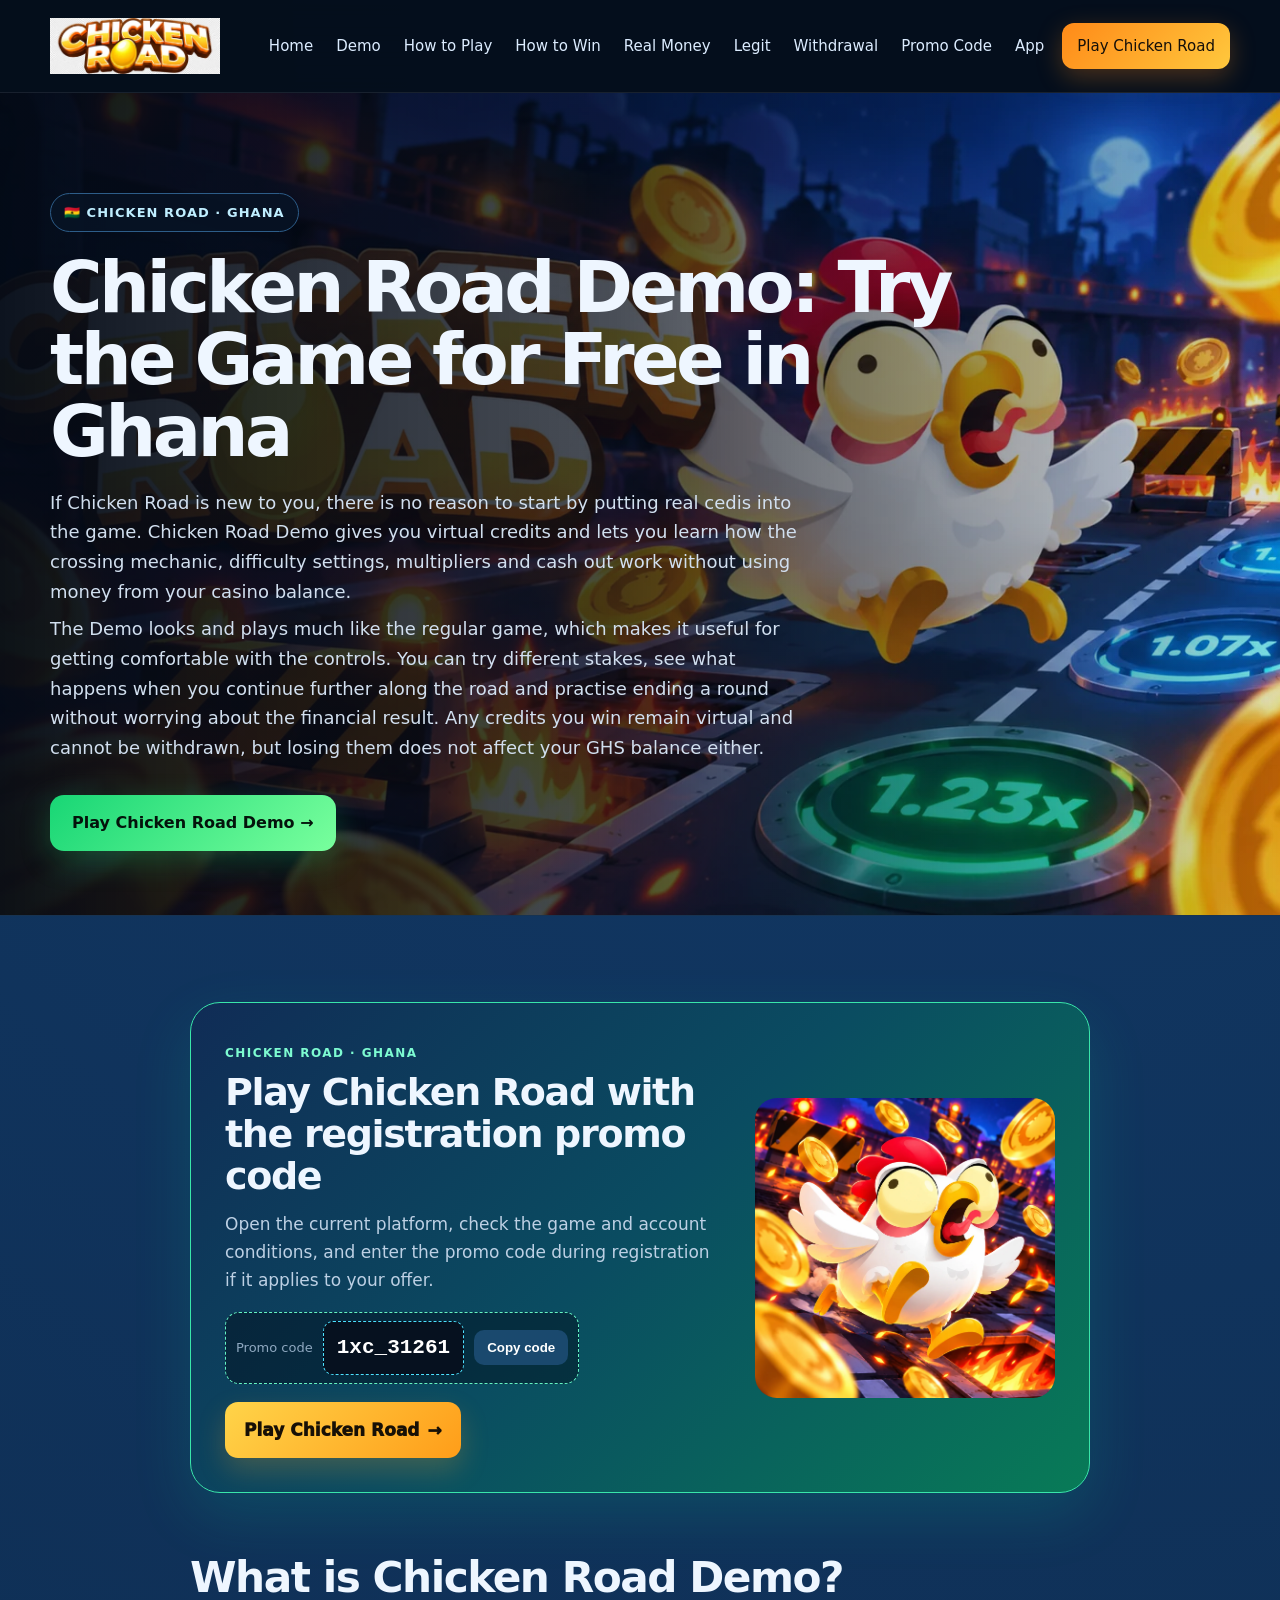
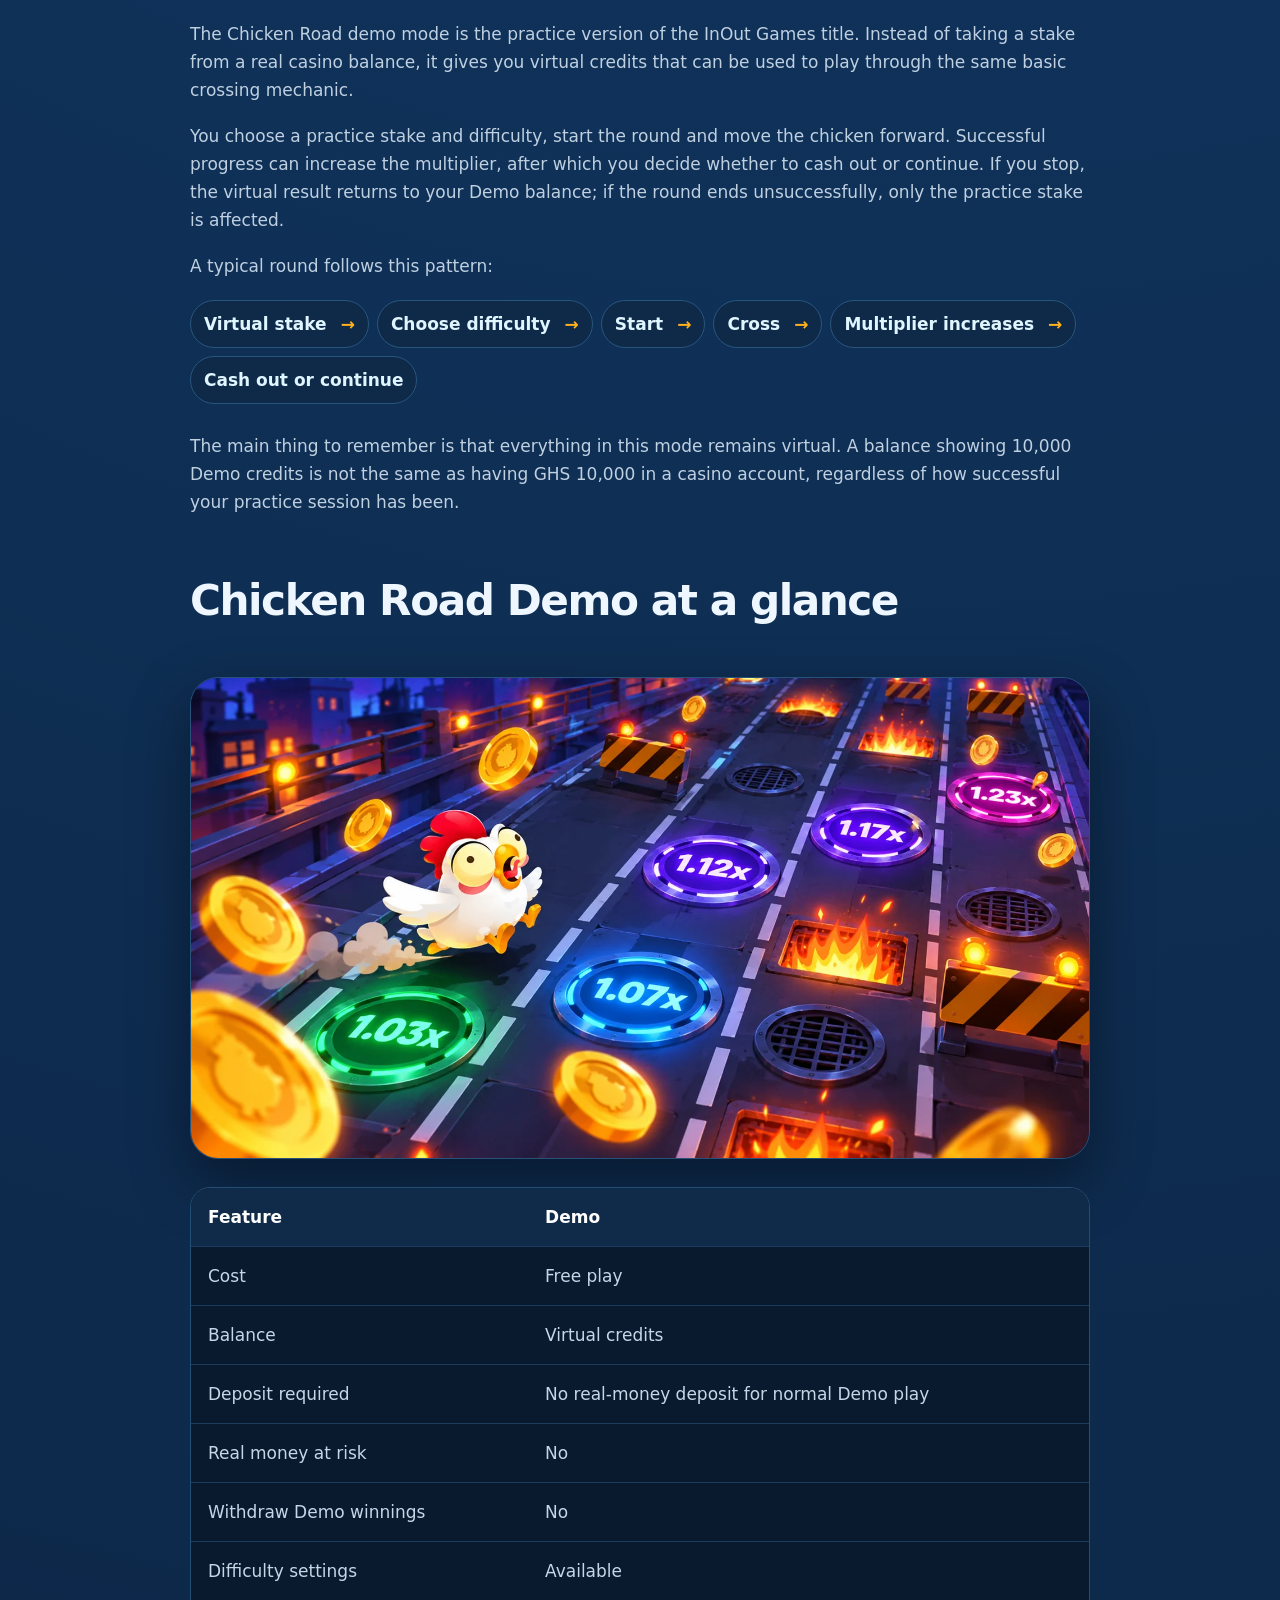
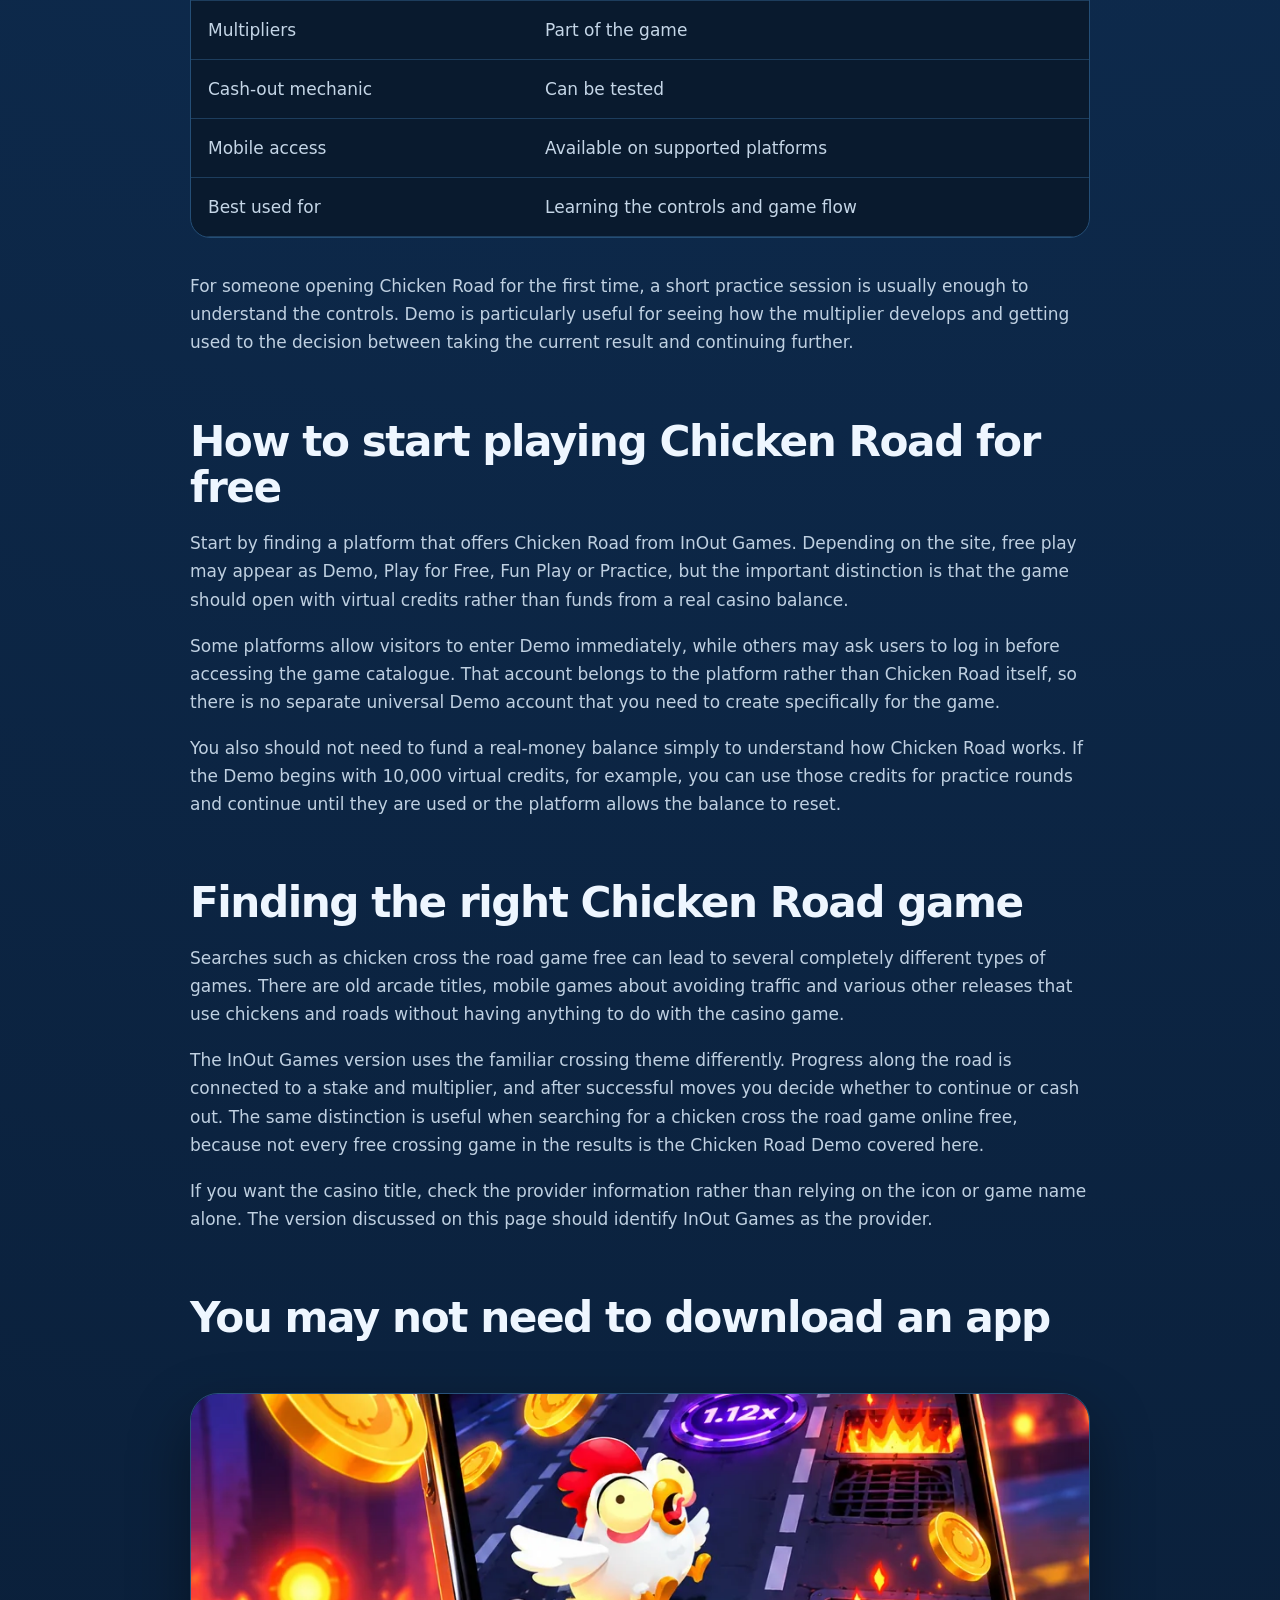
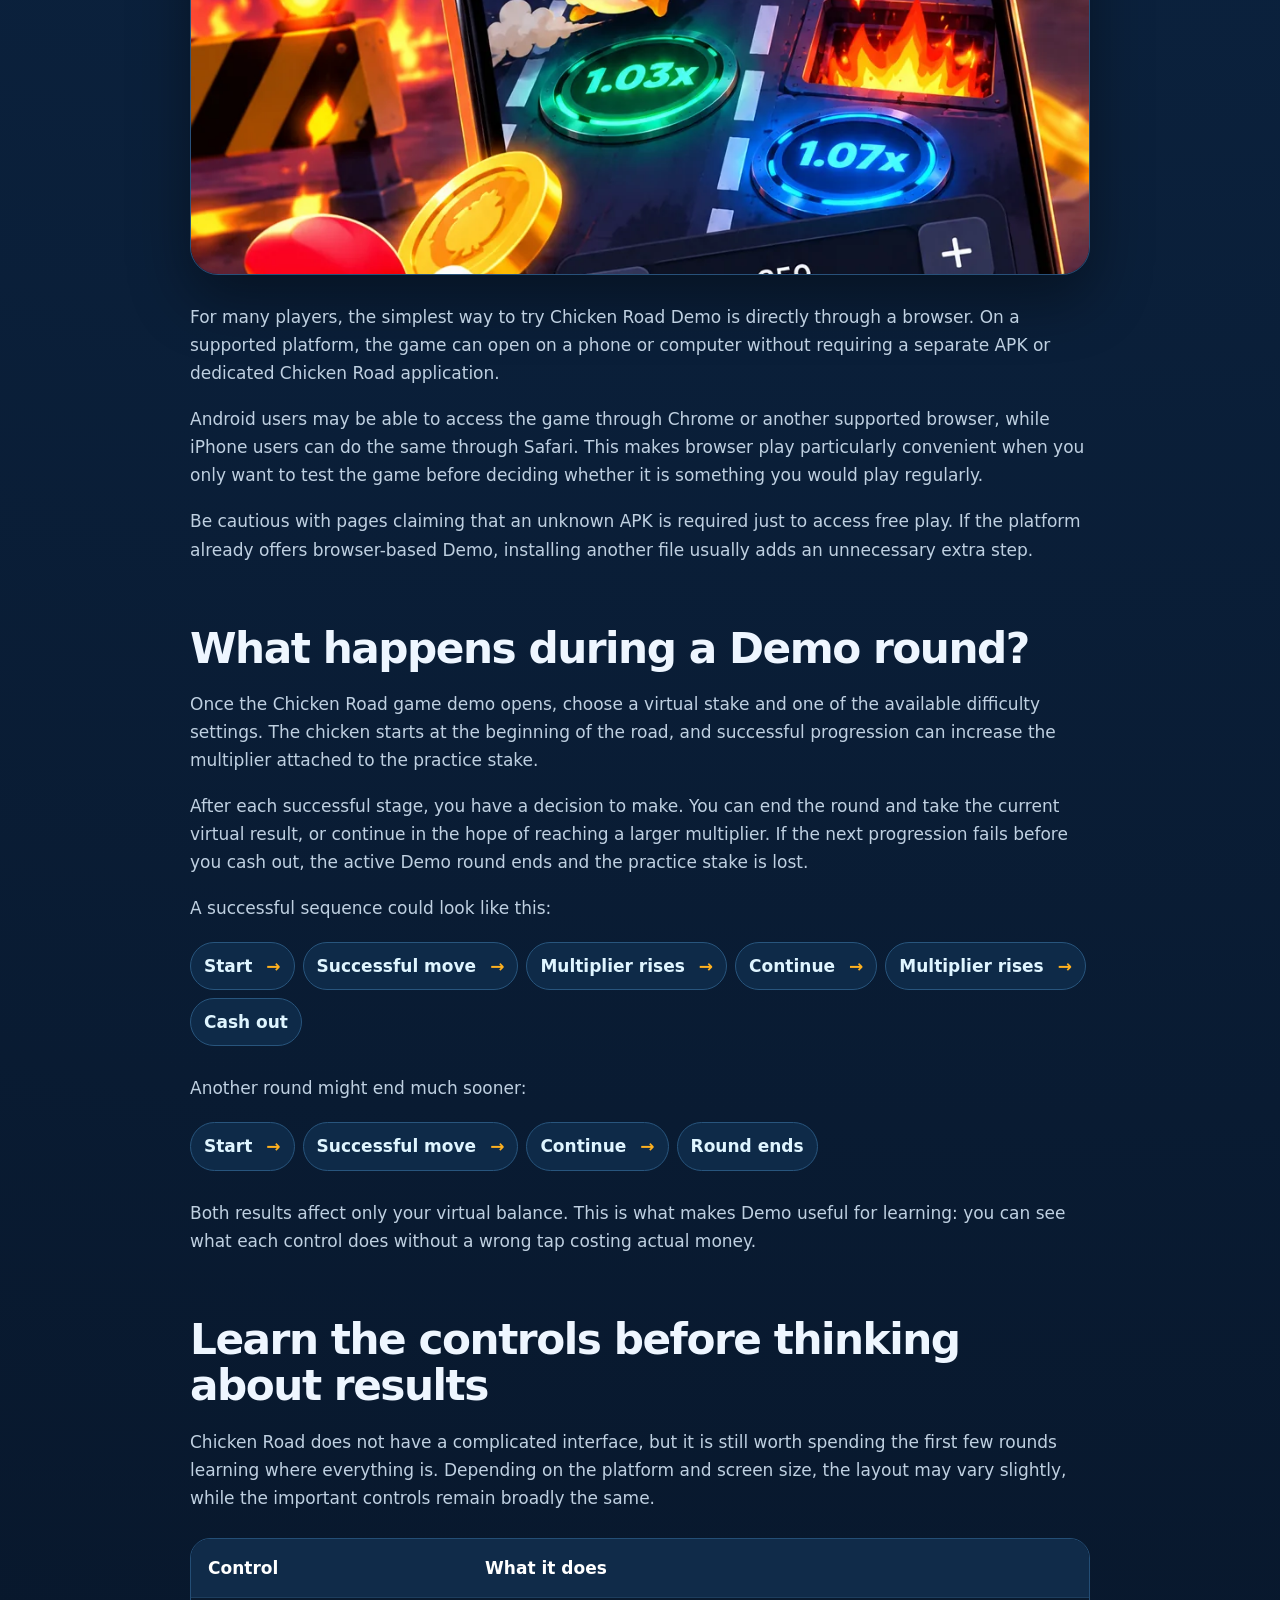
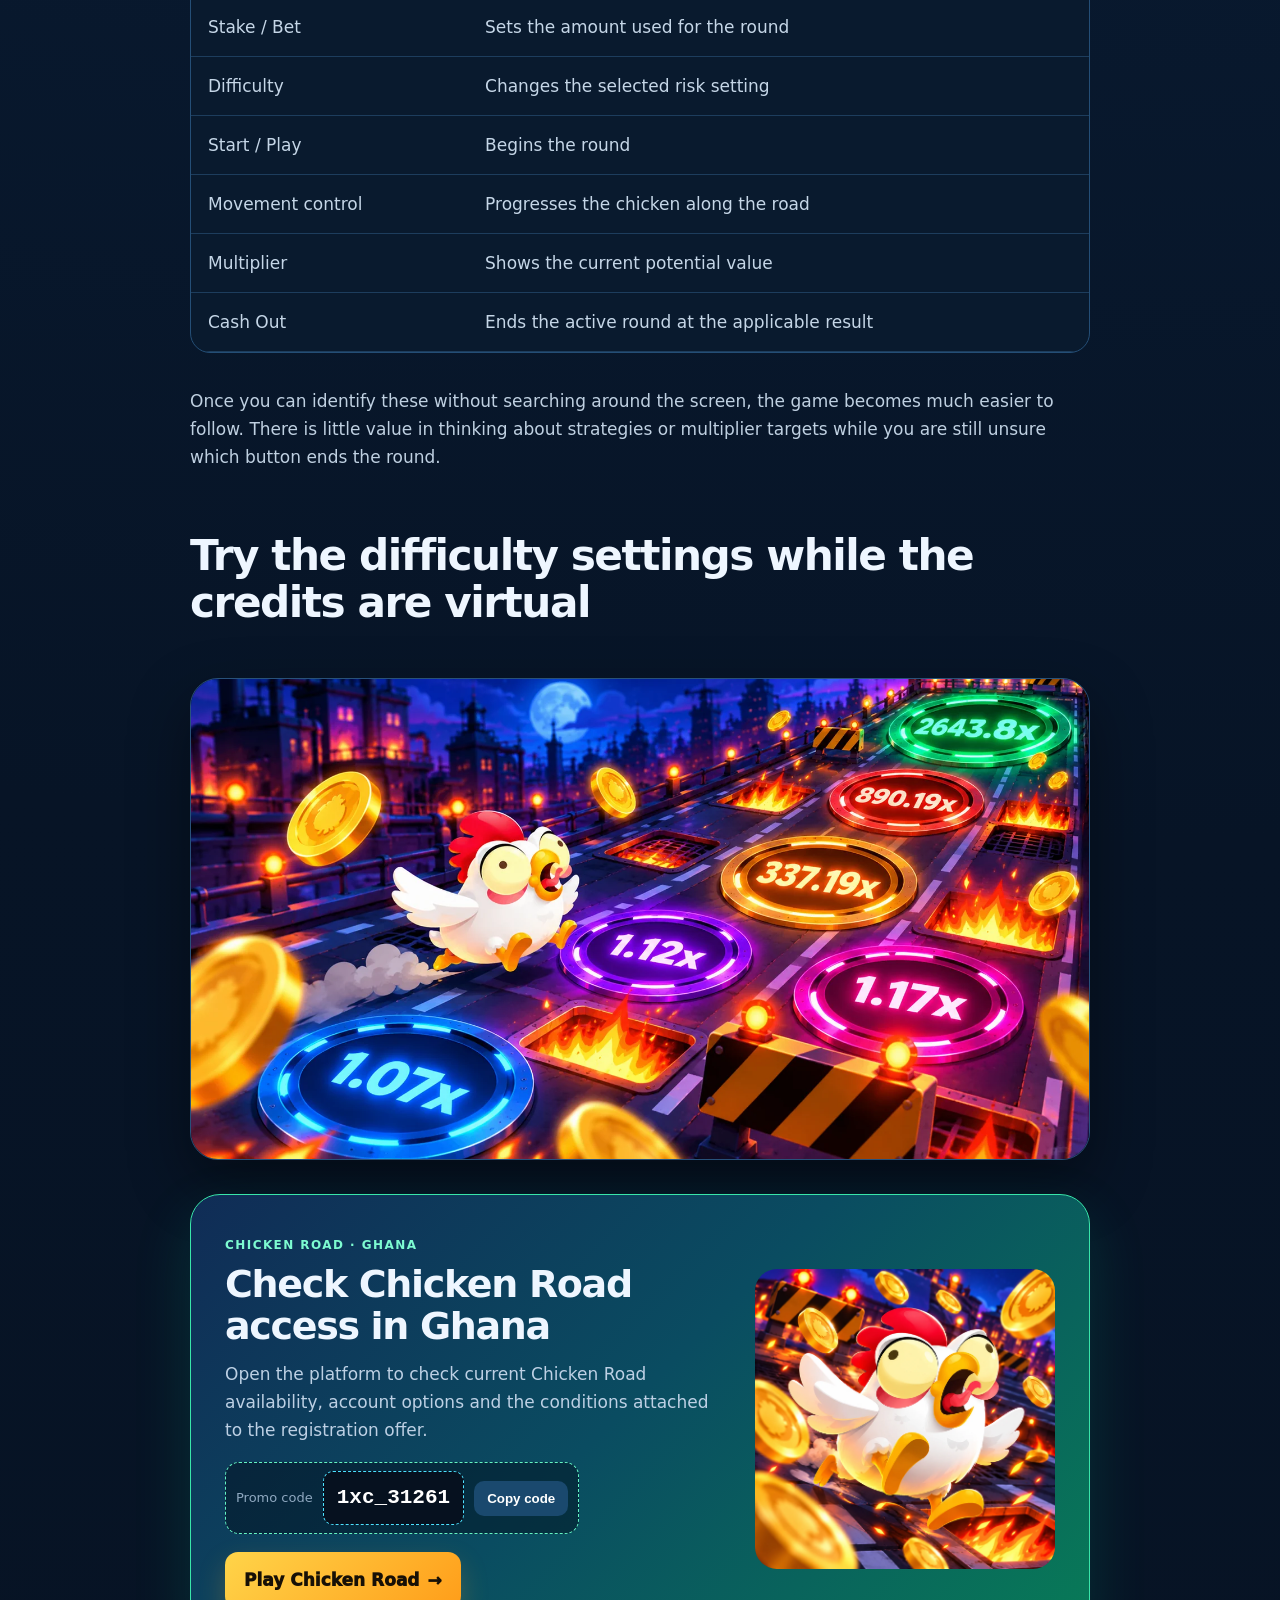
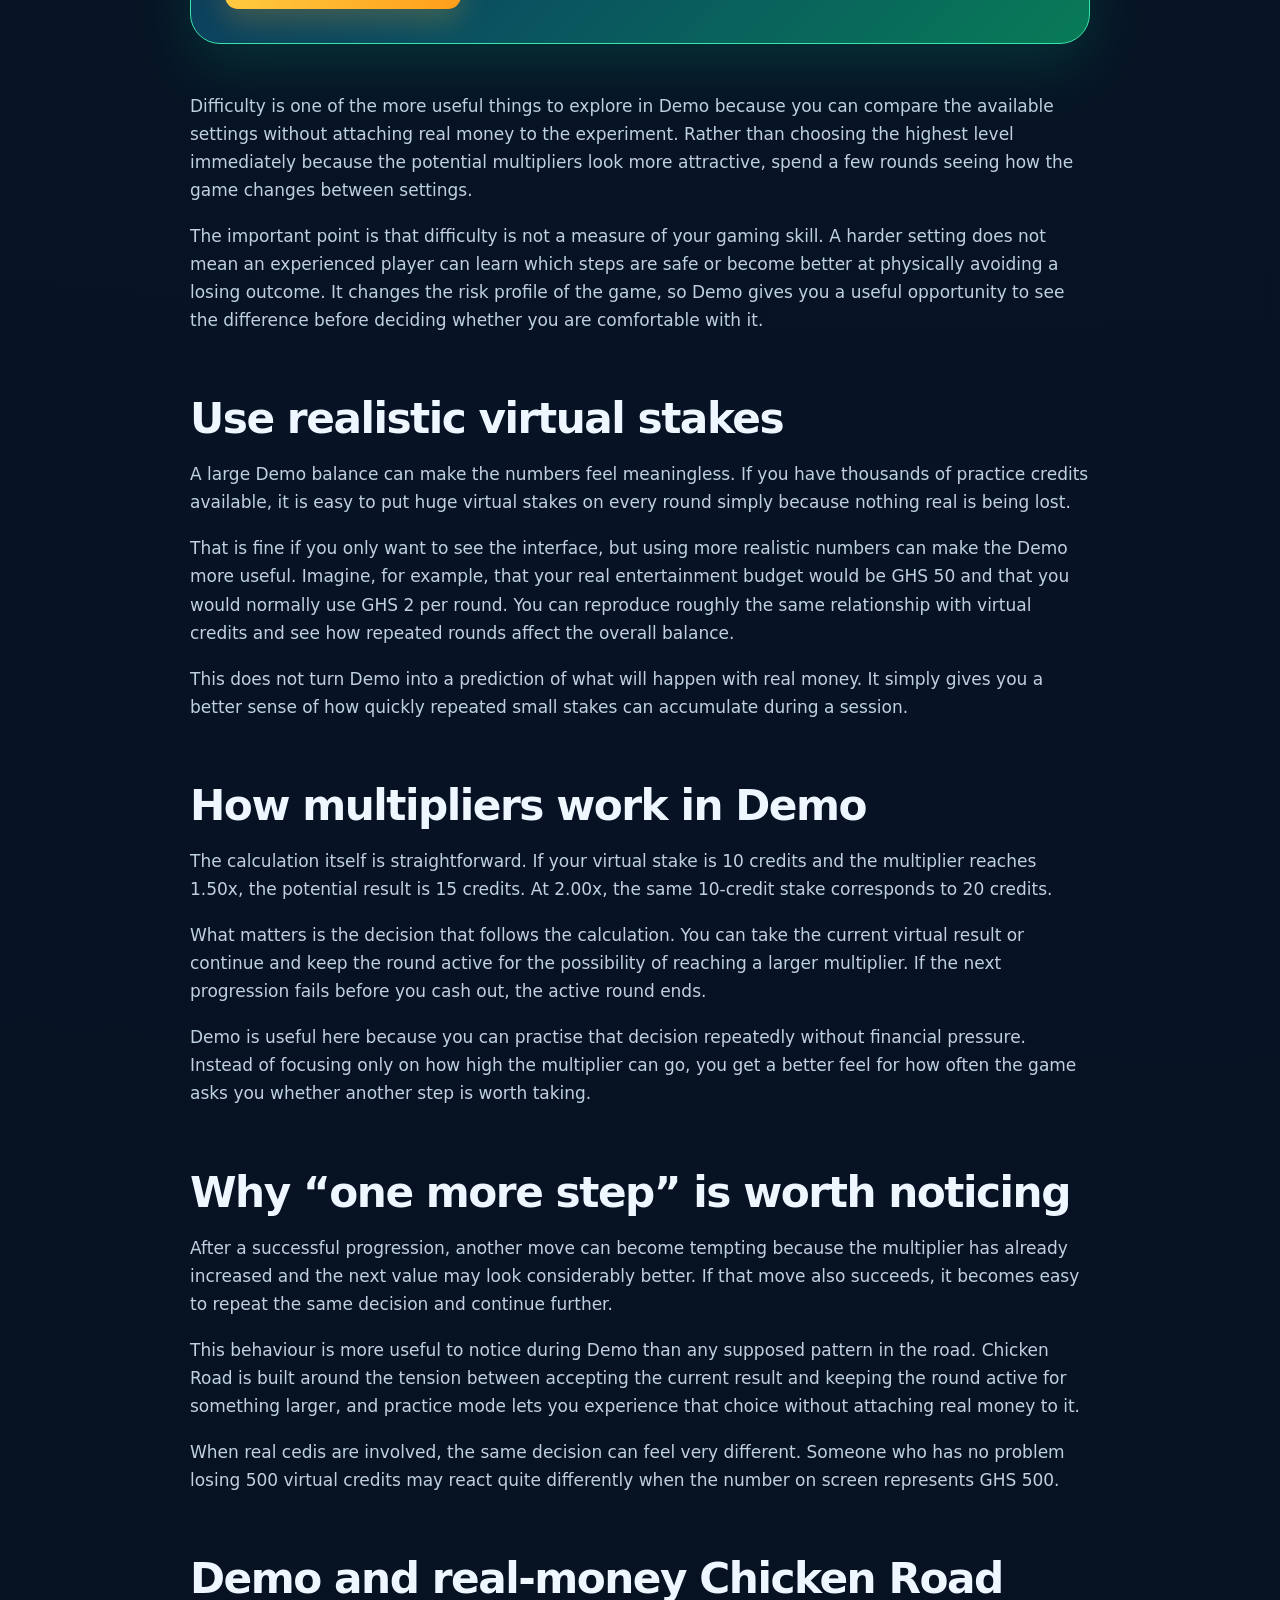
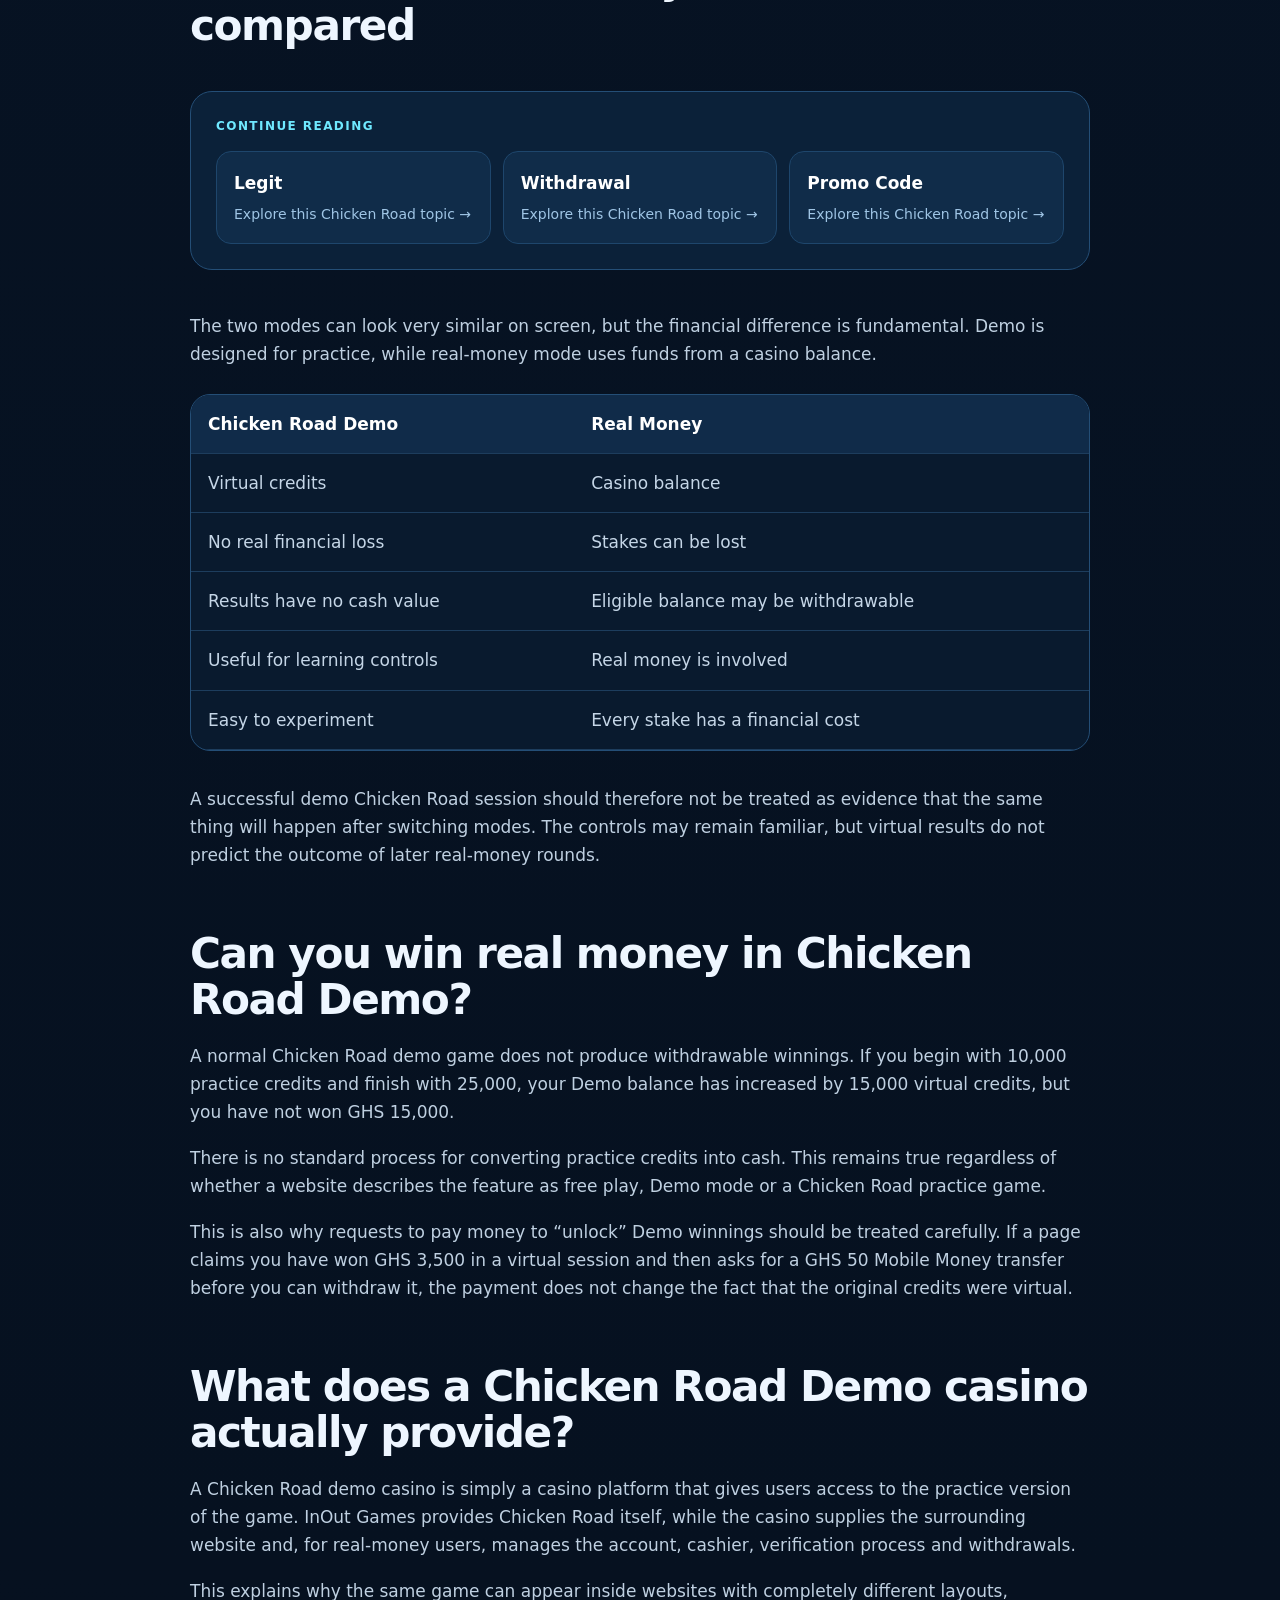
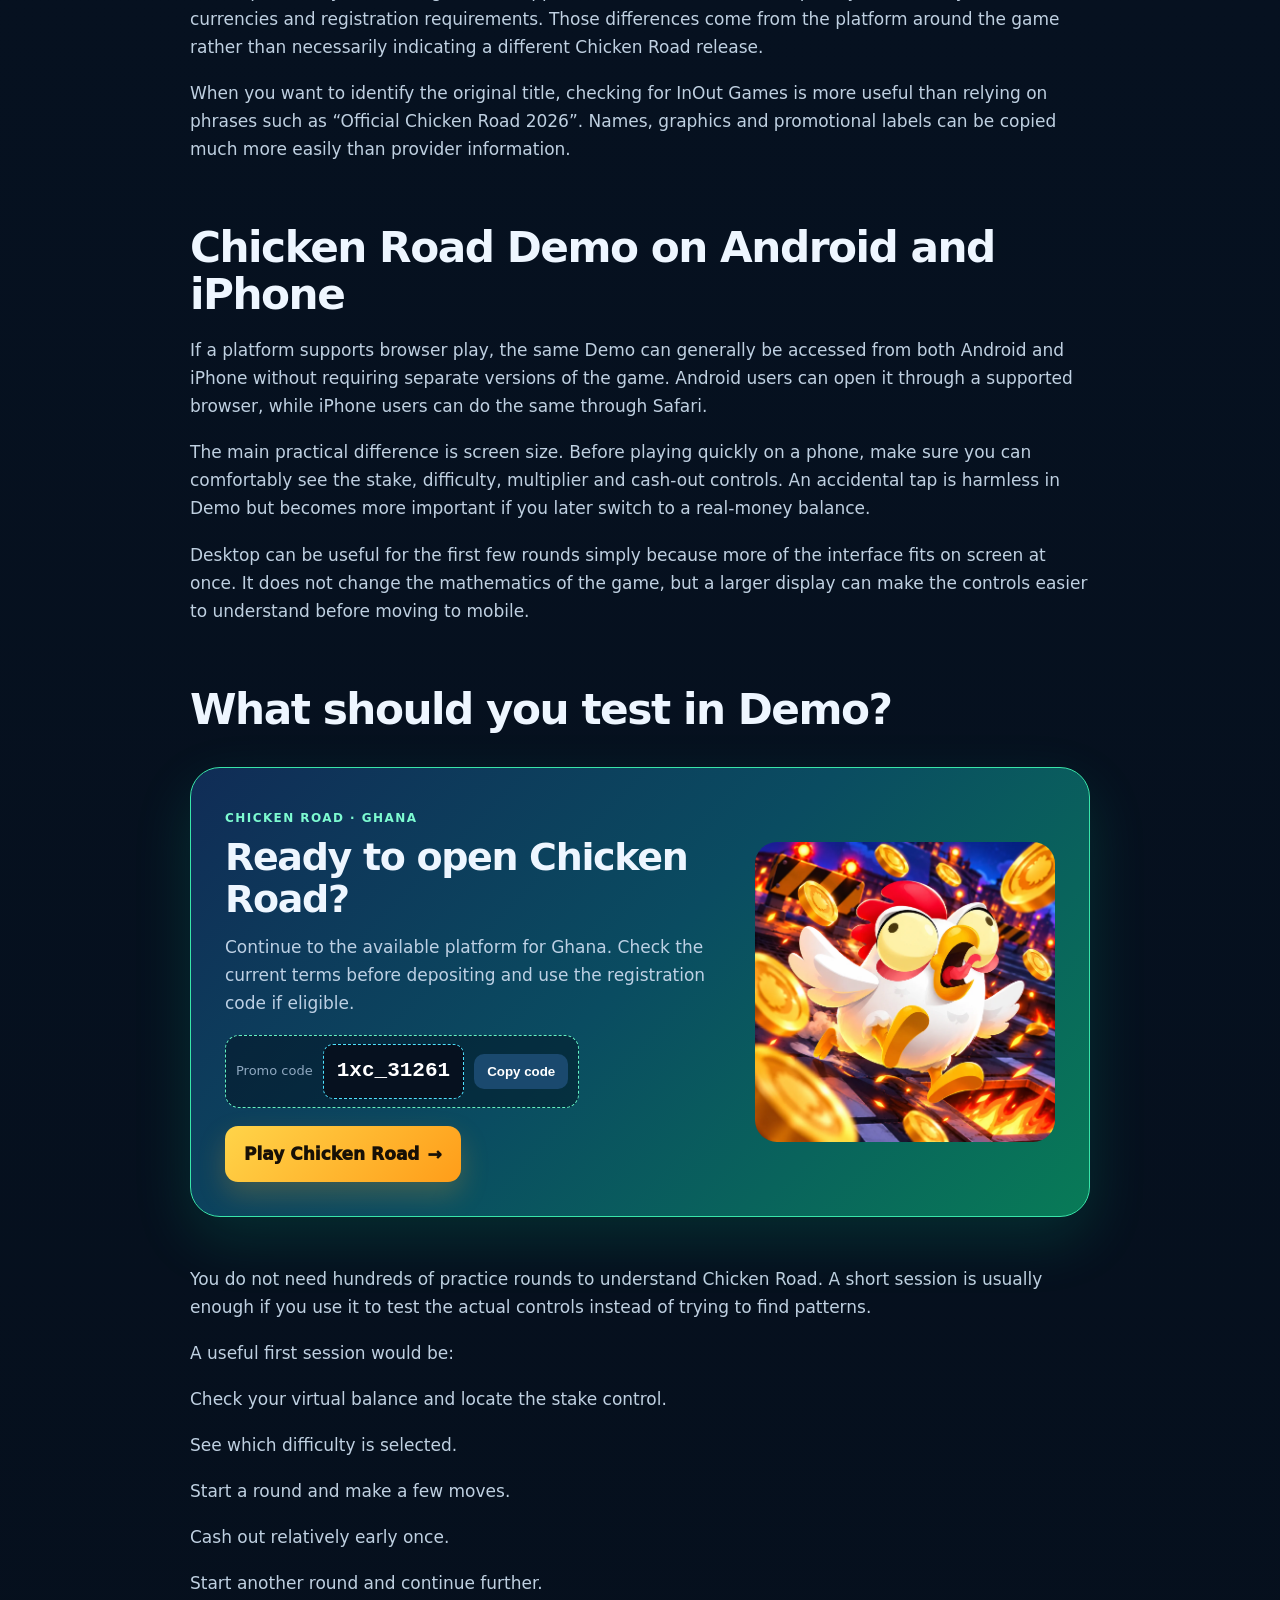
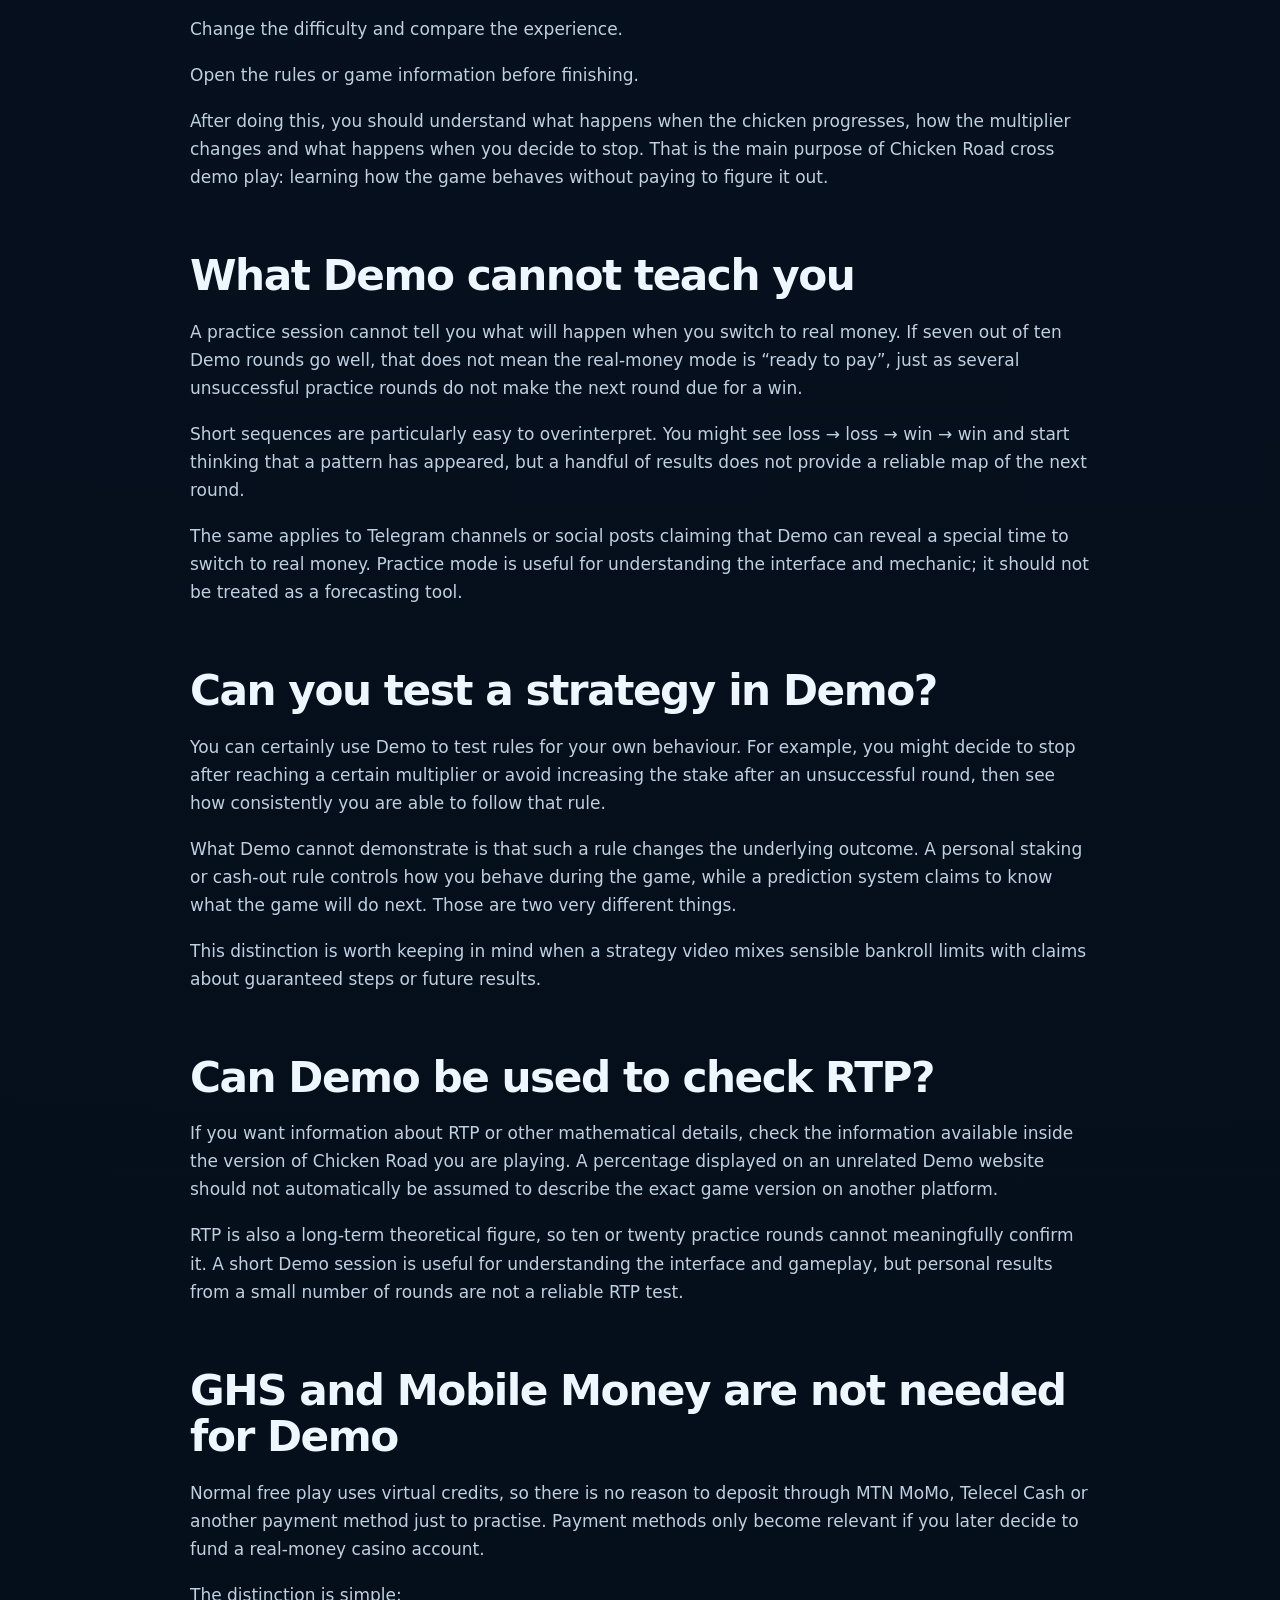
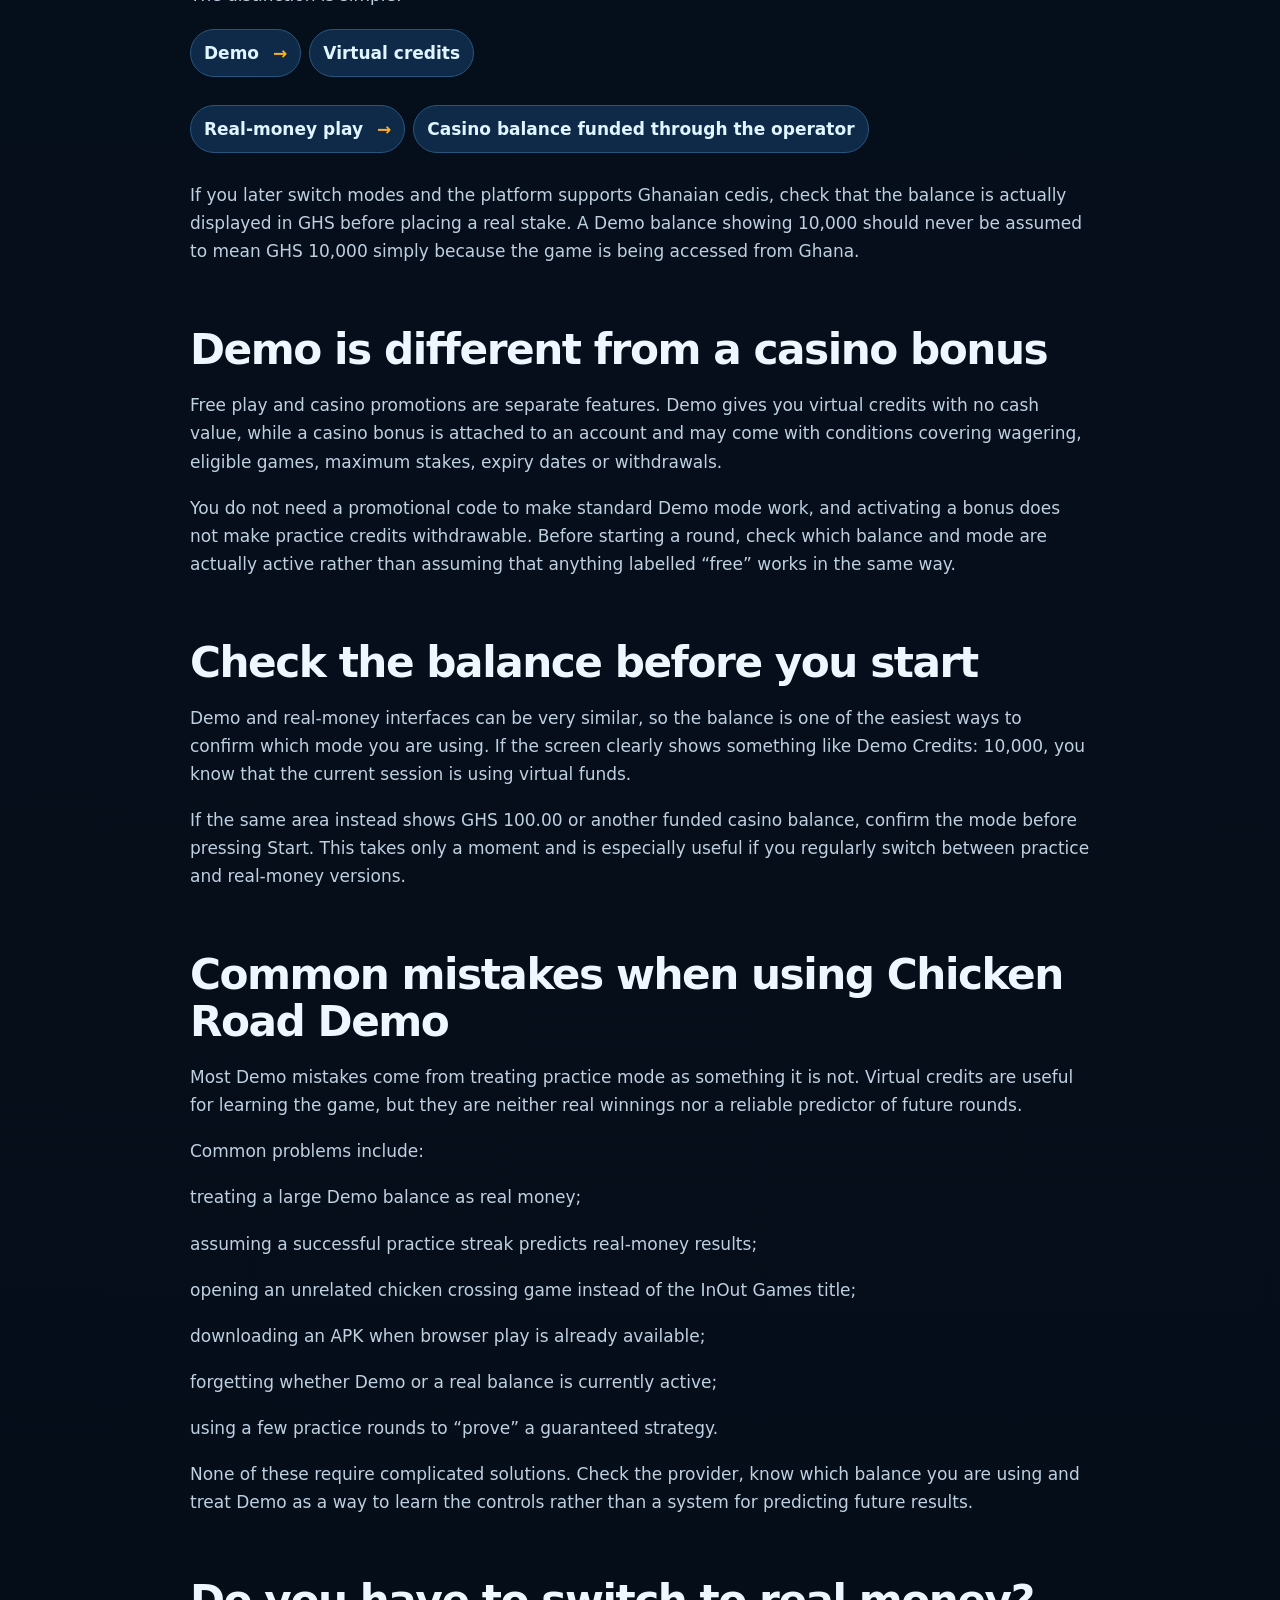
<file: chicken-road-demo/index.html>
<!doctype html><html lang="en-GH"><head><meta charset="utf-8"><meta name="viewport" content="width=device-width,initial-scale=1"><meta name="google-site-verification" content="nFR4UAhQhfF3JEUqetZrmdI6Ak3MQ-NBLoJH2c6ciEM"><title>Chicken Road Demo – Play Free &amp; Learn the Game in Ghana</title><meta name="description" content="Try Chicken Road Demo with virtual credits. Learn the controls, difficulty levels, multipliers and cash-out mechanic before deciding whether to play for real money."><link rel="canonical" href="https://duboiscentreghana.org/chicken-road-demo/"><link rel="icon" href="/assets/favicon.ico"><link rel="stylesheet" href="/assets/style-final.css"></head><body><header class="top"><div class="wrap nav"><a class="brand" href="/"><img alt="Chicken Road" src="/assets/logo.webp"></a><nav class="desktop-nav"><a href="/">Home</a><a href="/chicken-road-demo/">Demo</a><a href="/how-to-play-chicken-road/">How to Play</a><a href="/how-to-win-chicken-road/">How to Win</a><a href="/chicken-road-real-money/">Real Money</a><a href="/is-chicken-road-legit/">Legit</a><a href="/chicken-road-withdrawal/">Withdrawal</a><a href="/chicken-road-promo-code/">Promo Code</a><a href="/chicken-road-app-download/">App</a><a class="play" href="/info/">Play Chicken Road</a></nav><button class="mobile-menu-toggle" type="button" aria-label="Open menu" aria-expanded="false" aria-controls="mobile-site-menu"><span></span><span></span><span></span></button><nav class="mobile-site-menu" id="mobile-site-menu" aria-label="Mobile navigation"><a href="/">Home page</a><a href="/chicken-road-demo/">Demo</a><a href="/how-to-play-chicken-road/">How to play</a><a href="/how-to-win-chicken-road/">How to win</a><a href="/chicken-road-real-money/">Real Money</a><a href="/is-chicken-road-legit/">Legit</a><a href="/chicken-road-withdrawal/">Withdrawal</a><a href="/chicken-road-promo-code/">Promo Code</a><a href="/chicken-road-app-download/">App</a><a class="mobile-play" href="/info/">Play Chicken Road</a></nav></div></header><main><section class="article-hero"><div class="article-hero-bg" style="background-image:linear-gradient(90deg,rgba(3,10,22,.96),rgba(3,10,22,.72) 48%,rgba(3,10,22,.12)),url('/assets/hero.webp')"></div><div class="wrap article-hero-inner"><span class="eyebrow">🇬🇭 CHICKEN ROAD · GHANA</span><h1>Chicken Road Demo: Try the Game for Free in Ghana</h1><div class="hero-text"><p>If Chicken Road is new to you, there is no reason to start by putting real cedis into the game. Chicken Road Demo gives you virtual credits and lets you learn how the crossing mechanic, difficulty settings, multipliers and cash out work without using money from your casino balance.</p><p>The Demo looks and plays much like the regular game, which makes it useful for getting comfortable with the controls. You can try different stakes, see what happens when you continue further along the road and practise ending a round without worrying about the financial result. Any credits you win remain virtual and cannot be withdrawn, but losing them does not affect your GHS balance either.</p></div><a class="btn primary hero-ref" href="/info/">Play Chicken Road Demo →</a></div></section><div class="wrap article-shell no-rail"><article class="article"><aside class="promo promo-bright"><div class="promo-copy"><span class="promo-kicker">CHICKEN ROAD · GHANA</span><h2>Play Chicken Road with the registration promo code</h2><p>Open the current platform, check the game and account conditions, and enter the promo code during registration if it applies to your offer.</p><div class="promo-code"><span>Promo code</span><strong>1xc_31261</strong><button data-copy="1xc_31261" type="button">Copy code</button></div></div><div class="promo-art"><img alt="Chicken Road" loading="lazy" src="/assets/chicken.webp"></div><a class="promo-btn" href="/info/">Play Chicken Road <span>→</span></a></aside><h2>What is Chicken Road Demo?</h2><p>The Chicken Road demo mode is the practice version of the InOut Games title. Instead of taking a stake from a real casino balance, it gives you virtual credits that can be used to play through the same basic crossing mechanic.</p><p>You choose a practice stake and difficulty, start the round and move the chicken forward. Successful progress can increase the multiplier, after which you decide whether to cash out or continue. If you stop, the virtual result returns to your Demo balance; if the round ends unsuccessfully, only the practice stake is affected.</p><p>A typical round follows this pattern:</p><div class="flow"><span>Virtual stake</span><span>Choose difficulty</span><span>Start</span><span>Cross</span><span>Multiplier increases</span><span>Cash out or continue</span></div><p>The main thing to remember is that everything in this mode remains virtual. A balance showing 10,000 Demo credits is not the same as having GHS 10,000 in a casino account, regardless of how successful your practice session has been.</p><h2>Chicken Road Demo at a glance</h2><figure class="content-image"><img src="/assets/gameplay.webp" alt="Chicken Road Demo at a glance" loading="lazy"></figure><div class="table-wrap"><table><tr><th>Feature</th><th>Demo</th></tr><tr><td>Cost</td><td>Free play</td></tr><tr><td>Balance</td><td>Virtual credits</td></tr><tr><td>Deposit required</td><td>No real-money deposit for normal Demo play</td></tr><tr><td>Real money at risk</td><td>No</td></tr><tr><td>Withdraw Demo winnings</td><td>No</td></tr><tr><td>Difficulty settings</td><td>Available</td></tr><tr><td>Multipliers</td><td>Part of the game</td></tr><tr><td>Cash-out mechanic</td><td>Can be tested</td></tr><tr><td>Mobile access</td><td>Available on supported platforms</td></tr><tr><td>Best used for</td><td>Learning the controls and game flow</td></tr></table></div><p>For someone opening Chicken Road for the first time, a short practice session is usually enough to understand the controls. Demo is particularly useful for seeing how the multiplier develops and getting used to the decision between taking the current result and continuing further.</p><h2>How to start playing Chicken Road for free</h2><p>Start by finding a platform that offers Chicken Road from InOut Games. Depending on the site, free play may appear as Demo, Play for Free, Fun Play or Practice, but the important distinction is that the game should open with virtual credits rather than funds from a real casino balance.</p><p>Some platforms allow visitors to enter Demo immediately, while others may ask users to log in before accessing the game catalogue. That account belongs to the platform rather than Chicken Road itself, so there is no separate universal Demo account that you need to create specifically for the game.</p><p>You also should not need to fund a real-money balance simply to understand how Chicken Road works. If the Demo begins with 10,000 virtual credits, for example, you can use those credits for practice rounds and continue until they are used or the platform allows the balance to reset.</p><h2>Finding the right Chicken Road game</h2><p>Searches such as chicken cross the road game free can lead to several completely different types of games. There are old arcade titles, mobile games about avoiding traffic and various other releases that use chickens and roads without having anything to do with the casino game.</p><p>The InOut Games version uses the familiar crossing theme differently. Progress along the road is connected to a stake and multiplier, and after successful moves you decide whether to continue or cash out. The same distinction is useful when searching for a chicken cross the road game online free, because not every free crossing game in the results is the Chicken Road Demo covered here.</p><p>If you want the casino title, check the provider information rather than relying on the icon or game name alone. The version discussed on this page should identify InOut Games as the provider.</p><h2>You may not need to download an app</h2><figure class="content-image"><img src="/assets/mobile.webp" alt="You may not need to download an app" loading="lazy"></figure><p>For many players, the simplest way to try Chicken Road Demo is directly through a browser. On a supported platform, the game can open on a phone or computer without requiring a separate APK or dedicated Chicken Road application.</p><p>Android users may be able to access the game through Chrome or another supported browser, while iPhone users can do the same through Safari. This makes browser play particularly convenient when you only want to test the game before deciding whether it is something you would play regularly.</p><p>Be cautious with pages claiming that an unknown APK is required just to access free play. If the platform already offers browser-based Demo, installing another file usually adds an unnecessary extra step.</p><h2>What happens during a Demo round?</h2><p>Once the Chicken Road game demo opens, choose a virtual stake and one of the available difficulty settings. The chicken starts at the beginning of the road, and successful progression can increase the multiplier attached to the practice stake.</p><p>After each successful stage, you have a decision to make. You can end the round and take the current virtual result, or continue in the hope of reaching a larger multiplier. If the next progression fails before you cash out, the active Demo round ends and the practice stake is lost.</p><p>A successful sequence could look like this:</p><div class="flow"><span>Start</span><span>Successful move</span><span>Multiplier rises</span><span>Continue</span><span>Multiplier rises</span><span>Cash out</span></div><p>Another round might end much sooner:</p><div class="flow"><span>Start</span><span>Successful move</span><span>Continue</span><span>Round ends</span></div><p>Both results affect only your virtual balance. This is what makes Demo useful for learning: you can see what each control does without a wrong tap costing actual money.</p><h2>Learn the controls before thinking about results</h2><p>Chicken Road does not have a complicated interface, but it is still worth spending the first few rounds learning where everything is. Depending on the platform and screen size, the layout may vary slightly, while the important controls remain broadly the same.</p><div class="table-wrap"><table><tr><th>Control</th><th>What it does</th></tr><tr><td>Stake / Bet</td><td>Sets the amount used for the round</td></tr><tr><td>Difficulty</td><td>Changes the selected risk setting</td></tr><tr><td>Start / Play</td><td>Begins the round</td></tr><tr><td>Movement control</td><td>Progresses the chicken along the road</td></tr><tr><td>Multiplier</td><td>Shows the current potential value</td></tr><tr><td>Cash Out</td><td>Ends the active round at the applicable result</td></tr></table></div><p>Once you can identify these without searching around the screen, the game becomes much easier to follow. There is little value in thinking about strategies or multiplier targets while you are still unsure which button ends the round.</p><h2>Try the difficulty settings while the credits are virtual</h2><figure class="content-image"><img src="/assets/high-multiplier.webp" alt="Try the difficulty settings while the credits are virtual" loading="lazy"></figure><aside class="promo promo-bright"><div class="promo-copy"><span class="promo-kicker">CHICKEN ROAD · GHANA</span><h2>Check Chicken Road access in Ghana</h2><p>Open the platform to check current Chicken Road availability, account options and the conditions attached to the registration offer.</p><div class="promo-code"><span>Promo code</span><strong>1xc_31261</strong><button data-copy="1xc_31261" type="button">Copy code</button></div></div><div class="promo-art"><img alt="Chicken Road" loading="lazy" src="/assets/chicken.webp"></div><a class="promo-btn" href="/info/">Play Chicken Road <span>→</span></a></aside><p>Difficulty is one of the more useful things to explore in Demo because you can compare the available settings without attaching real money to the experiment. Rather than choosing the highest level immediately because the potential multipliers look more attractive, spend a few rounds seeing how the game changes between settings.</p><p>The important point is that difficulty is not a measure of your gaming skill. A harder setting does not mean an experienced player can learn which steps are safe or become better at physically avoiding a losing outcome. It changes the risk profile of the game, so Demo gives you a useful opportunity to see the difference before deciding whether you are comfortable with it.</p><h2>Use realistic virtual stakes</h2><p>A large Demo balance can make the numbers feel meaningless. If you have thousands of practice credits available, it is easy to put huge virtual stakes on every round simply because nothing real is being lost.</p><p>That is fine if you only want to see the interface, but using more realistic numbers can make the Demo more useful. Imagine, for example, that your real entertainment budget would be GHS 50 and that you would normally use GHS 2 per round. You can reproduce roughly the same relationship with virtual credits and see how repeated rounds affect the overall balance.</p><p>This does not turn Demo into a prediction of what will happen with real money. It simply gives you a better sense of how quickly repeated small stakes can accumulate during a session.</p><h2>How multipliers work in Demo</h2><p>The calculation itself is straightforward. If your virtual stake is 10 credits and the multiplier reaches 1.50x, the potential result is 15 credits. At 2.00x, the same 10-credit stake corresponds to 20 credits.</p><p>What matters is the decision that follows the calculation. You can take the current virtual result or continue and keep the round active for the possibility of reaching a larger multiplier. If the next progression fails before you cash out, the active round ends.</p><p>Demo is useful here because you can practise that decision repeatedly without financial pressure. Instead of focusing only on how high the multiplier can go, you get a better feel for how often the game asks you whether another step is worth taking.</p><h2>Why “one more step” is worth noticing</h2><p>After a successful progression, another move can become tempting because the multiplier has already increased and the next value may look considerably better. If that move also succeeds, it becomes easy to repeat the same decision and continue further.</p><p>This behaviour is more useful to notice during Demo than any supposed pattern in the road. Chicken Road is built around the tension between accepting the current result and keeping the round active for something larger, and practice mode lets you experience that choice without attaching real money to it.</p><p>When real cedis are involved, the same decision can feel very different. Someone who has no problem losing 500 virtual credits may react quite differently when the number on screen represents GHS 500.</p><h2>Demo and real-money Chicken Road compared</h2><aside class="related"><span class="related-label">Continue reading</span><div class="related-grid"><a href="/is-chicken-road-legit/"><strong>Legit</strong><span>Explore this Chicken Road topic →</span></a><a href="/chicken-road-withdrawal/"><strong>Withdrawal</strong><span>Explore this Chicken Road topic →</span></a><a href="/chicken-road-promo-code/"><strong>Promo Code</strong><span>Explore this Chicken Road topic →</span></a></div></aside><p>The two modes can look very similar on screen, but the financial difference is fundamental. Demo is designed for practice, while real-money mode uses funds from a casino balance.</p><div class="table-wrap"><table><tr><th>Chicken Road Demo</th><th>Real Money</th></tr><tr><td>Virtual credits</td><td>Casino balance</td></tr><tr><td>No real financial loss</td><td>Stakes can be lost</td></tr><tr><td>Results have no cash value</td><td>Eligible balance may be withdrawable</td></tr><tr><td>Useful for learning controls</td><td>Real money is involved</td></tr><tr><td>Easy to experiment</td><td>Every stake has a financial cost</td></tr></table></div><p>A successful demo Chicken Road session should therefore not be treated as evidence that the same thing will happen after switching modes. The controls may remain familiar, but virtual results do not predict the outcome of later real-money rounds.</p><h2>Can you win real money in Chicken Road Demo?</h2><p>A normal Chicken Road demo game does not produce withdrawable winnings. If you begin with 10,000 practice credits and finish with 25,000, your Demo balance has increased by 15,000 virtual credits, but you have not won GHS 15,000.</p><p>There is no standard process for converting practice credits into cash. This remains true regardless of whether a website describes the feature as free play, Demo mode or a Chicken Road practice game.</p><p>This is also why requests to pay money to “unlock” Demo winnings should be treated carefully. If a page claims you have won GHS 3,500 in a virtual session and then asks for a GHS 50 Mobile Money transfer before you can withdraw it, the payment does not change the fact that the original credits were virtual.</p><h2>What does a Chicken Road Demo casino actually provide?</h2><p>A Chicken Road demo casino is simply a casino platform that gives users access to the practice version of the game. InOut Games provides Chicken Road itself, while the casino supplies the surrounding website and, for real-money users, manages the account, cashier, verification process and withdrawals.</p><p>This explains why the same game can appear inside websites with completely different layouts, currencies and registration requirements. Those differences come from the platform around the game rather than necessarily indicating a different Chicken Road release.</p><p>When you want to identify the original title, checking for InOut Games is more useful than relying on phrases such as “Official Chicken Road 2026”. Names, graphics and promotional labels can be copied much more easily than provider information.</p><h2>Chicken Road Demo on Android and iPhone</h2><p>If a platform supports browser play, the same Demo can generally be accessed from both Android and iPhone without requiring separate versions of the game. Android users can open it through a supported browser, while iPhone users can do the same through Safari.</p><p>The main practical difference is screen size. Before playing quickly on a phone, make sure you can comfortably see the stake, difficulty, multiplier and cash-out controls. An accidental tap is harmless in Demo but becomes more important if you later switch to a real-money balance.</p><p>Desktop can be useful for the first few rounds simply because more of the interface fits on screen at once. It does not change the mathematics of the game, but a larger display can make the controls easier to understand before moving to mobile.</p><h2>What should you test in Demo?</h2><aside class="promo promo-bright"><div class="promo-copy"><span class="promo-kicker">CHICKEN ROAD · GHANA</span><h2>Ready to open Chicken Road?</h2><p>Continue to the available platform for Ghana. Check the current terms before depositing and use the registration code if eligible.</p><div class="promo-code"><span>Promo code</span><strong>1xc_31261</strong><button data-copy="1xc_31261" type="button">Copy code</button></div></div><div class="promo-art"><img alt="Chicken Road" loading="lazy" src="/assets/chicken.webp"></div><a class="promo-btn" href="/info/">Play Chicken Road <span>→</span></a></aside><p>You do not need hundreds of practice rounds to understand Chicken Road. A short session is usually enough if you use it to test the actual controls instead of trying to find patterns.</p><p>A useful first session would be:</p><p>Check your virtual balance and locate the stake control.</p><p>See which difficulty is selected.</p><p>Start a round and make a few moves.</p><p>Cash out relatively early once.</p><p>Start another round and continue further.</p><p>Change the difficulty and compare the experience.</p><p>Open the rules or game information before finishing.</p><p>After doing this, you should understand what happens when the chicken progresses, how the multiplier changes and what happens when you decide to stop. That is the main purpose of Chicken Road cross demo play: learning how the game behaves without paying to figure it out.</p><h2>What Demo cannot teach you</h2><p>A practice session cannot tell you what will happen when you switch to real money. If seven out of ten Demo rounds go well, that does not mean the real-money mode is “ready to pay”, just as several unsuccessful practice rounds do not make the next round due for a win.</p><p>Short sequences are particularly easy to overinterpret. You might see loss → loss → win → win and start thinking that a pattern has appeared, but a handful of results does not provide a reliable map of the next round.</p><p>The same applies to Telegram channels or social posts claiming that Demo can reveal a special time to switch to real money. Practice mode is useful for understanding the interface and mechanic; it should not be treated as a forecasting tool.</p><h2>Can you test a strategy in Demo?</h2><p>You can certainly use Demo to test rules for your own behaviour. For example, you might decide to stop after reaching a certain multiplier or avoid increasing the stake after an unsuccessful round, then see how consistently you are able to follow that rule.</p><p>What Demo cannot demonstrate is that such a rule changes the underlying outcome. A personal staking or cash-out rule controls how you behave during the game, while a prediction system claims to know what the game will do next. Those are two very different things.</p><p>This distinction is worth keeping in mind when a strategy video mixes sensible bankroll limits with claims about guaranteed steps or future results.</p><h2>Can Demo be used to check RTP?</h2><p>If you want information about RTP or other mathematical details, check the information available inside the version of Chicken Road you are playing. A percentage displayed on an unrelated Demo website should not automatically be assumed to describe the exact game version on another platform.</p><p>RTP is also a long-term theoretical figure, so ten or twenty practice rounds cannot meaningfully confirm it. A short Demo session is useful for understanding the interface and gameplay, but personal results from a small number of rounds are not a reliable RTP test.</p><h2>GHS and Mobile Money are not needed for Demo</h2><p>Normal free play uses virtual credits, so there is no reason to deposit through MTN MoMo, Telecel Cash or another payment method just to practise. Payment methods only become relevant if you later decide to fund a real-money casino account.</p><p>The distinction is simple:</p><div class="flow"><span>Demo</span><span>Virtual credits</span></div><div class="flow"><span>Real-money play</span><span>Casino balance funded through the operator</span></div><p>If you later switch modes and the platform supports Ghanaian cedis, check that the balance is actually displayed in GHS before placing a real stake. A Demo balance showing 10,000 should never be assumed to mean GHS 10,000 simply because the game is being accessed from Ghana.</p><h2>Demo is different from a casino bonus</h2><p>Free play and casino promotions are separate features. Demo gives you virtual credits with no cash value, while a casino bonus is attached to an account and may come with conditions covering wagering, eligible games, maximum stakes, expiry dates or withdrawals.</p><p>You do not need a promotional code to make standard Demo mode work, and activating a bonus does not make practice credits withdrawable. Before starting a round, check which balance and mode are actually active rather than assuming that anything labelled “free” works in the same way.</p><h2>Check the balance before you start</h2><p>Demo and real-money interfaces can be very similar, so the balance is one of the easiest ways to confirm which mode you are using. If the screen clearly shows something like Demo Credits: 10,000, you know that the current session is using virtual funds.</p><p>If the same area instead shows GHS 100.00 or another funded casino balance, confirm the mode before pressing Start. This takes only a moment and is especially useful if you regularly switch between practice and real-money versions.</p><h2>Common mistakes when using Chicken Road Demo</h2><p>Most Demo mistakes come from treating practice mode as something it is not. Virtual credits are useful for learning the game, but they are neither real winnings nor a reliable predictor of future rounds.</p><p>Common problems include:</p><p>treating a large Demo balance as real money;</p><p>assuming a successful practice streak predicts real-money results;</p><p>opening an unrelated chicken crossing game instead of the InOut Games title;</p><p>downloading an APK when browser play is already available;</p><p>forgetting whether Demo or a real balance is currently active;</p><p>using a few practice rounds to “prove” a guaranteed strategy.</p><p>None of these require complicated solutions. Check the provider, know which balance you are using and treat Demo as a way to learn the controls rather than a system for predicting future results.</p><h2>Do you have to switch to real money?</h2><p>No. Playing the Demo does not create any obligation to deposit later, and there is nothing unusual about continuing to use free play if you simply enjoy the game without wanting financial risk.</p><p>If you eventually decide to use real money, treat that as a separate decision rather than the automatic next stage of the Demo. For a player in Ghana, it makes sense to check who operates the casino, whether GHS is supported, which deposit and withdrawal methods are available and what verification requirements apply.</p><p>It is also better to decide how much you are comfortable spending before making the first deposit. A successful Demo balance should not determine the size of your real-money budget.</p><h2 class="faq-heading">FAQ</h2><div class="faq-grid"><details class="faq-item"><summary>What is Chicken Road Demo?</summary><p>Chicken Road Demo is the practice version of the InOut Games title. It uses virtual credits, allowing you to learn the crossing, multiplier and cash-out mechanics without using funds from a real casino balance.</p></details><details class="faq-item"><summary>Is Chicken Road Demo free?</summary><p>Standard Demo play uses virtual credits rather than a real-money stake. The platform hosting the game may still have its own login requirements, but you should not need to fund a casino balance simply to use normal free play.</p></details><details class="faq-item"><summary>Can I play Chicken Road Demo in Ghana?</summary><p>Demo can be available through platforms that offer Chicken Road to users in Ghana. Access conditions depend on the individual site, while the practice mode itself uses virtual rather than real funds.</p></details><details class="faq-item"><summary>What is Chicken Road demo mode?</summary><p>The Chicken Road demo mode is the free-play environment used to practise the game. You can choose virtual stakes, compare difficulty settings and learn when and how cash out works without risking your GHS balance.</p></details><details class="faq-item"><summary>What does Chicken Road demo casino mean?</summary><p>A Chicken Road demo casino is a casino website that provides access to the practice version. The casino supplies the platform around the game, while Chicken Road itself is provided by InOut Games.</p></details><details class="faq-item"><summary>Can I play chicken cross the road game free?</summary><p>If you mean the InOut Games casino title, free Demo access can be available through supported platforms. Searches for chicken cross the road game free also return unrelated arcade and mobile games, so checking the provider helps distinguish them.</p></details><details class="faq-item"><summary>Can I play chicken cross the road game online free?</summary><p>Supported platforms can provide chicken cross the road game online free access through Demo. The practice version uses virtual credits and does not require a real-money stake for each round.</p></details><details class="faq-item"><summary>What is Chicken Road cross demo?</summary><p>The phrase Chicken Road cross demo generally refers to practising the game&#x27;s crossing mechanic with virtual credits. You progress along the road, watch the multiplier change and decide when to cash out without putting real money into the round.</p></details><details class="faq-item"><summary>Is demo Chicken Road the same as real-money play?</summary><p>The core controls and game flow can be similar, which is why demo Chicken Road is useful for practice. The major difference is financial: Demo uses virtual credits, while real-money mode uses funds from your casino balance.</p></details><details class="faq-item"><summary>Is Chicken Road demo game real money?</summary><p>No. A standard Chicken Road demo game uses practice credits rather than real funds, so Demo results cannot normally be withdrawn as cash.</p></details><details class="faq-item"><summary>Can Chicken Road Demo winnings be withdrawn?</summary><p>No. Standard Demo credits have no cash value, even if the virtual balance grows significantly during a successful practice session.</p></details><details class="faq-item"><summary>Do I need to make a deposit first?</summary><p>A real-money deposit should not be necessary for normal Demo play. Some platforms may require an account or login before opening their game catalogue, but that is different from funding the account.</p></details><details class="faq-item"><summary>Can I play the Demo on Android and iPhone?</summary><p>Yes, where the platform supports mobile browser play. Android and iPhone users may be able to open the same Demo through their browser without installing a separate Chicken Road application.</p></details><details class="faq-item"><summary>Who made Chicken Road?</summary><p>The Chicken Road casino game discussed here is provided by InOut Games. Checking the provider is one of the easiest ways to distinguish it from unrelated chicken-themed games.</p></details><details class="faq-item"><summary>How do I know whether I have opened the original Chicken Road Demo?</summary><p>Check the provider information for InOut Games rather than relying only on the name, graphics or an “Official 2026” label. Promotional wording alone does not identify the underlying game.</p></details><details class="faq-item"><summary>Does Chicken Road Demo use GHS?</summary><p>Demo normally uses virtual credits rather than Ghanaian cedis. GHS becomes relevant if you later use a real-money account on a casino that supports Ghanaian currency.</p></details><details class="faq-item"><summary>Do I need MTN MoMo for Demo?</summary><p>No. Mobile Money is a casino payment method and is not needed for standard virtual-credit Demo play.</p></details><details class="faq-item"><summary>Does winning in Demo mean I will win with real money?</summary><p>No. A successful practice session does not predict what will happen in later real-money rounds, and an unsuccessful Demo session does not make a future win due.</p></details><details class="faq-item"><summary>Can I test Chicken Road strategies in Demo?</summary><p>Demo can be used to practise personal staking and cash-out rules because no real money is involved. It cannot prove that a strategy predicts future results or guarantees successful progression.</p></details><details class="faq-item"><summary>What happens if I lose in Demo?</summary><p>Only the virtual stake is affected, so losing a practice round does not remove money from your GHS casino balance.</p></details><details class="faq-item"><summary>Can I keep playing Demo without switching to real money?</summary><p>Yes. Free play can be used on its own, and there is no requirement to make a deposit simply because you have finished learning the controls.</p></details></div><aside class="related"><span class="related-label">Continue reading</span><div class="related-grid"><a href="/how-to-win-chicken-road/"><strong>How to win</strong><span>Explore this Chicken Road topic →</span></a><a href="/chicken-road-real-money/"><strong>Real Money</strong><span>Explore this Chicken Road topic →</span></a><a href="/is-chicken-road-legit/"><strong>Legit</strong><span>Explore this Chicken Road topic →</span></a></div></aside></article></div></main><footer class="footer"><div class="wrap"><div class="footgrid"><div><img alt="Chicken Road" src="/assets/logo.webp" class="footer-logo"><p>Independent Chicken Road information for adult users in Ghana. Gambling involves financial risk.</p></div><div><h4>Pages</h4><a href="/">Home page</a><a href="/chicken-road-demo/">Demo</a><a href="/how-to-play-chicken-road/">How to play</a><a href="/how-to-win-chicken-road/">How to win</a><a href="/chicken-road-real-money/">Real Money</a><a href="/is-chicken-road-legit/">Legit</a><a href="/chicken-road-withdrawal/">Withdrawal</a><a href="/chicken-road-promo-code/">Promo Code</a><a href="/chicken-road-app-download/">App</a></div><div><h4>Legal &amp; Safety</h4><a href="/responsible-play/">Responsible Play</a><a href="/privacy-policy/">Privacy Policy</a><a href="/terms/">Terms of Use</a><a href="/disclaimer/">Disclaimer</a><a href="/contact/">Contact</a></div></div><div class="small">18+ · Set limits and never chase losses.</div></div></footer><script src="/assets/site.js" defer></script></body></html>
</file>
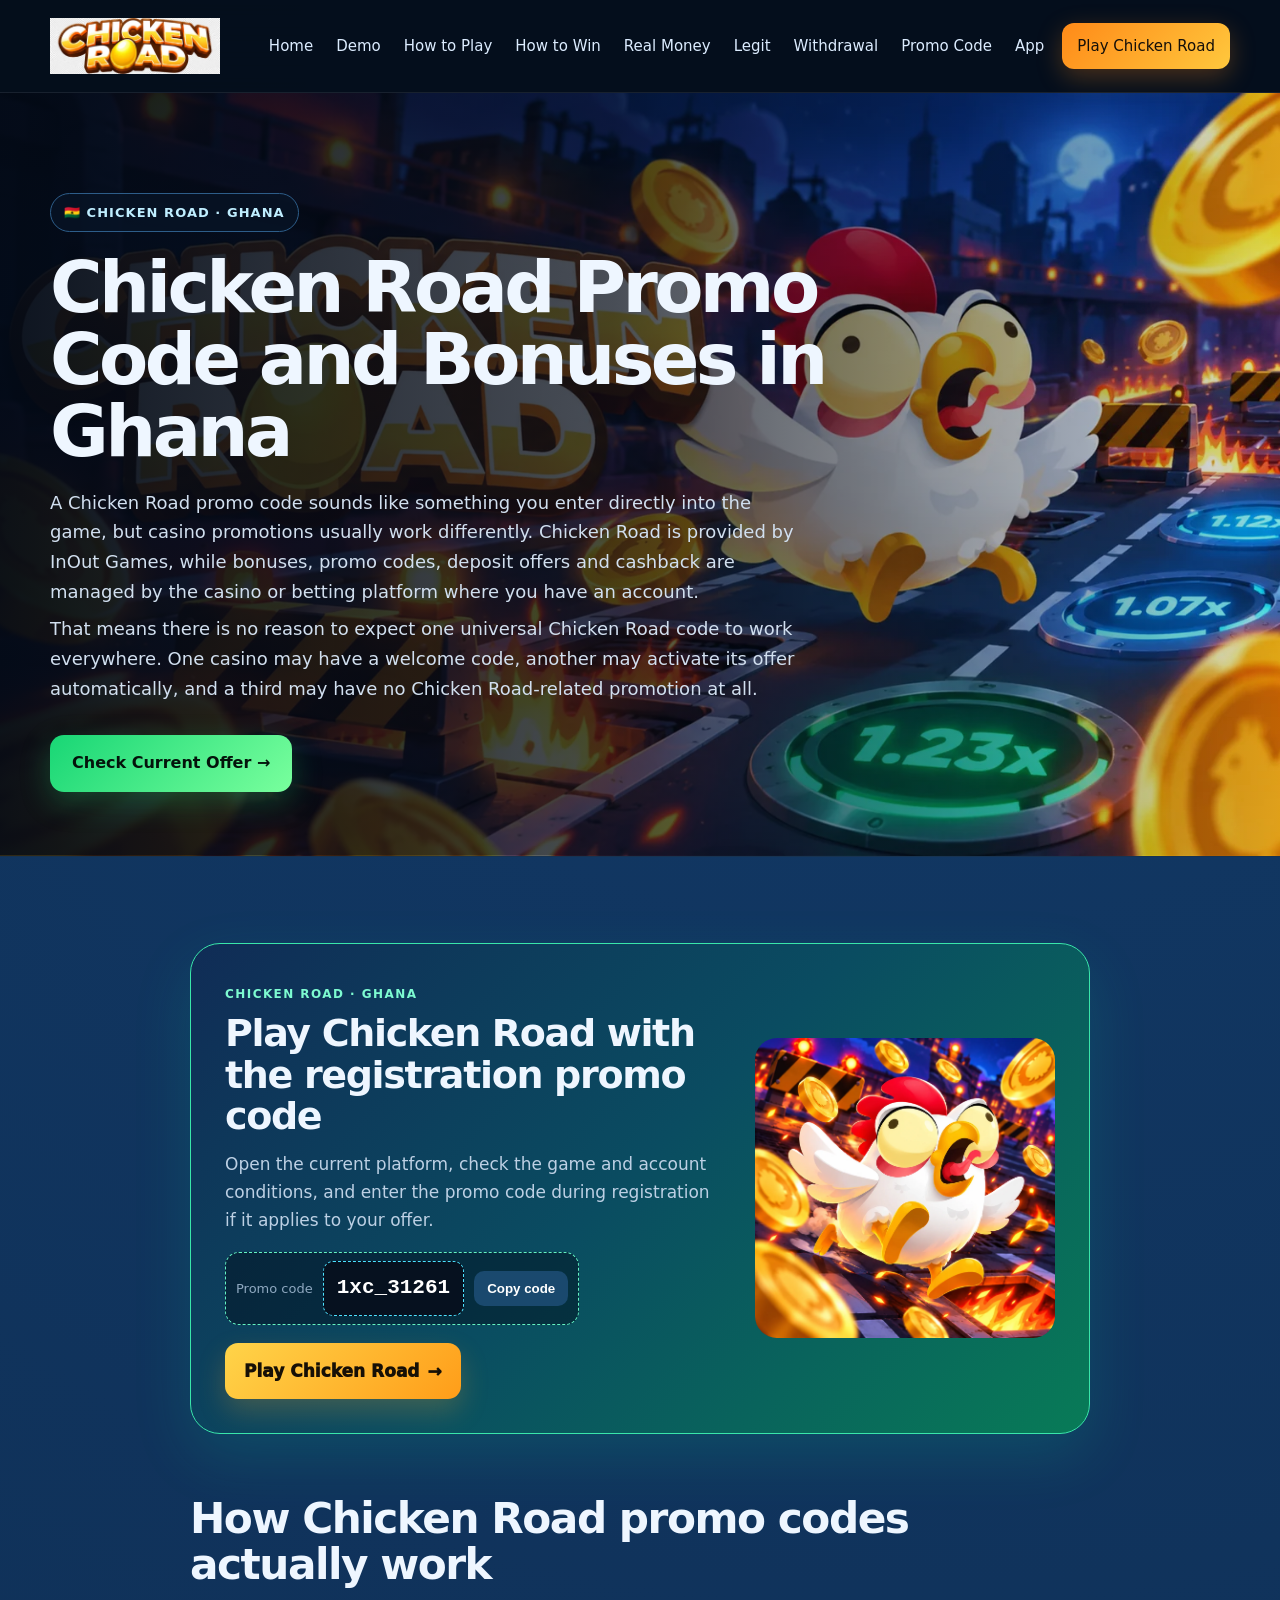
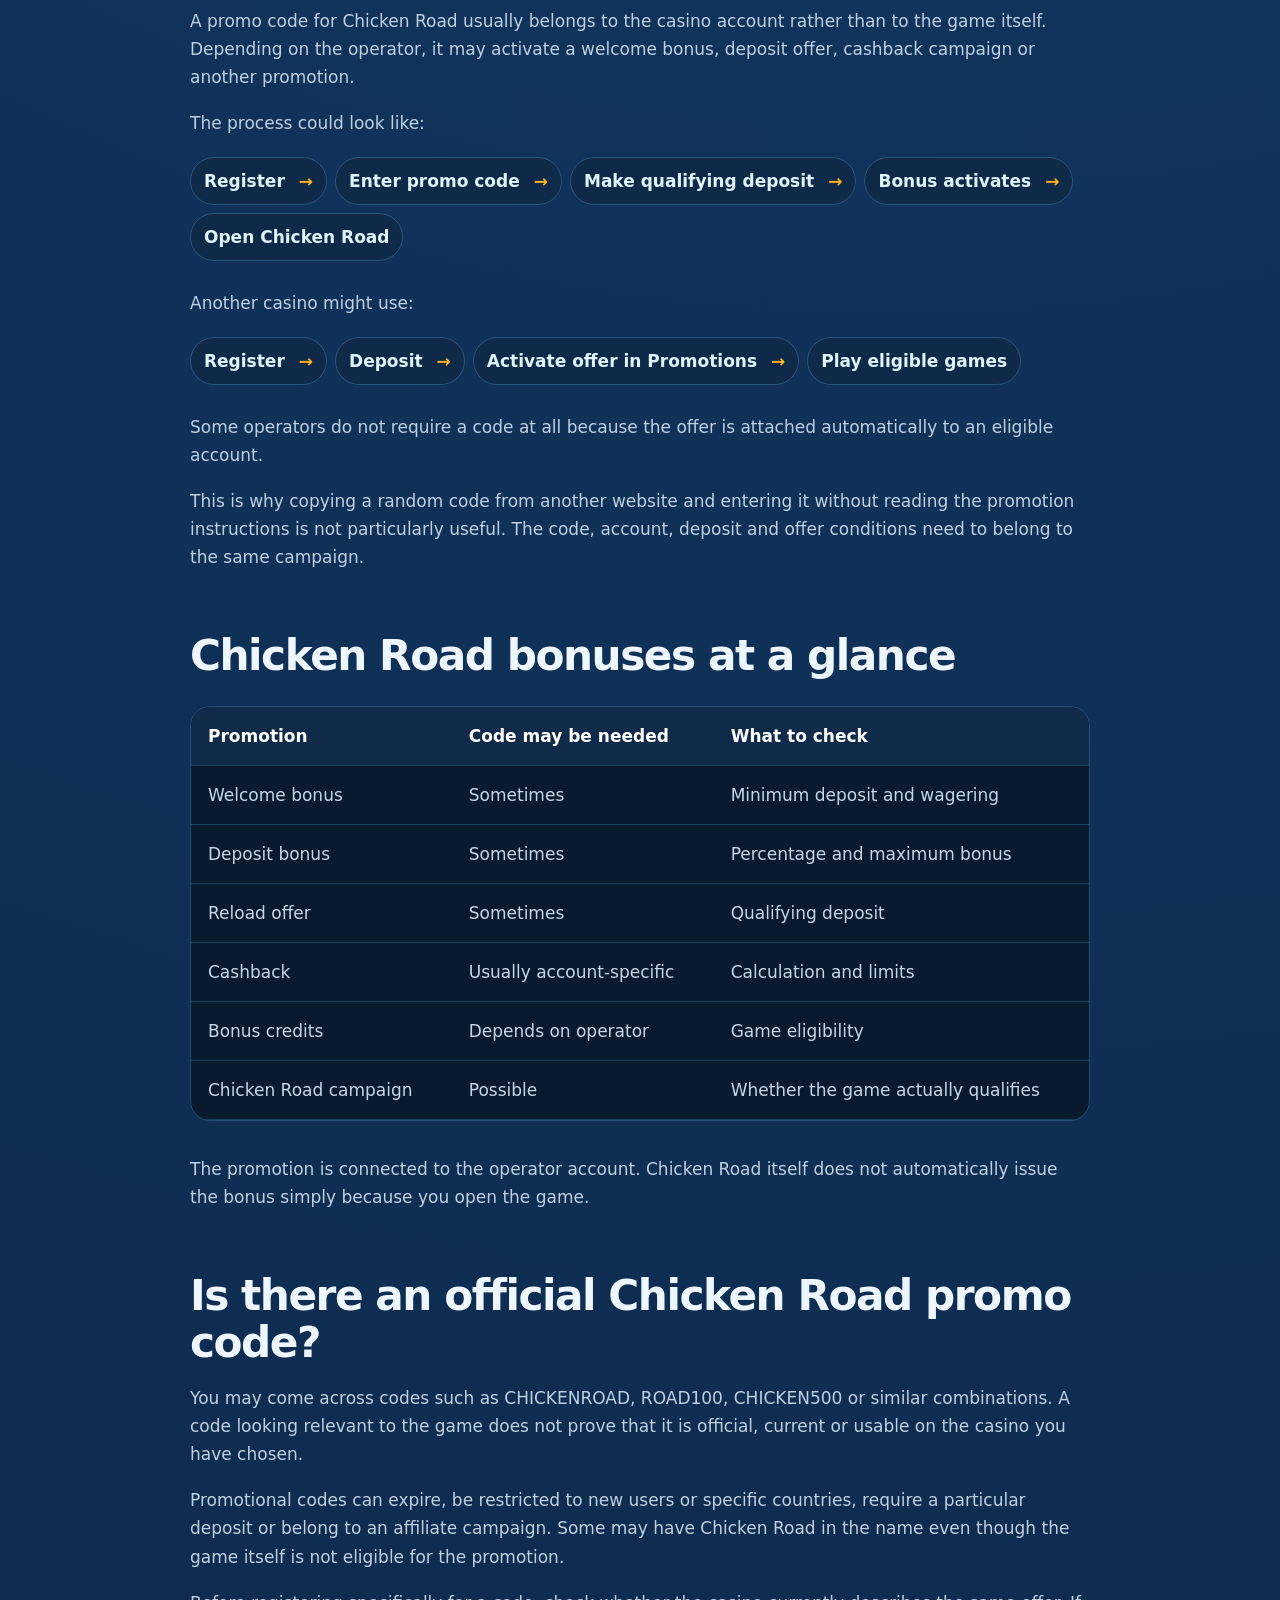
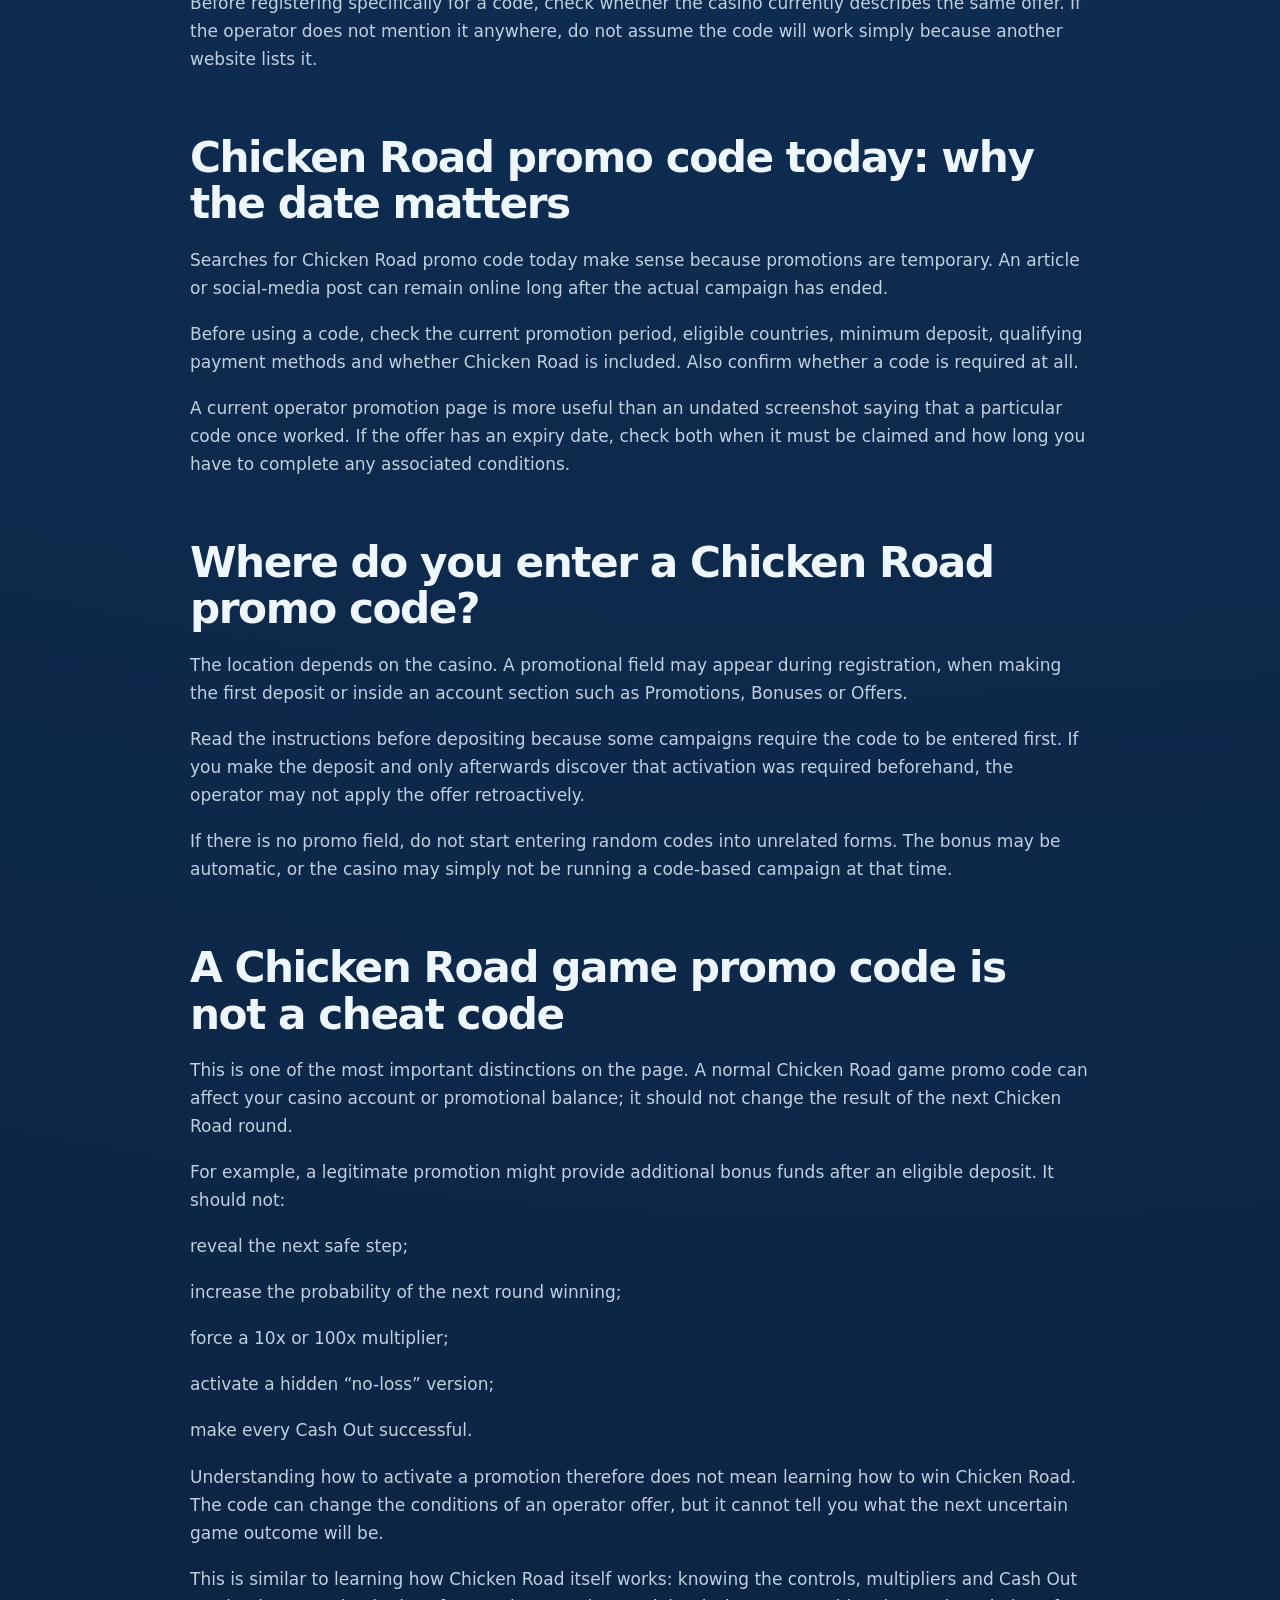
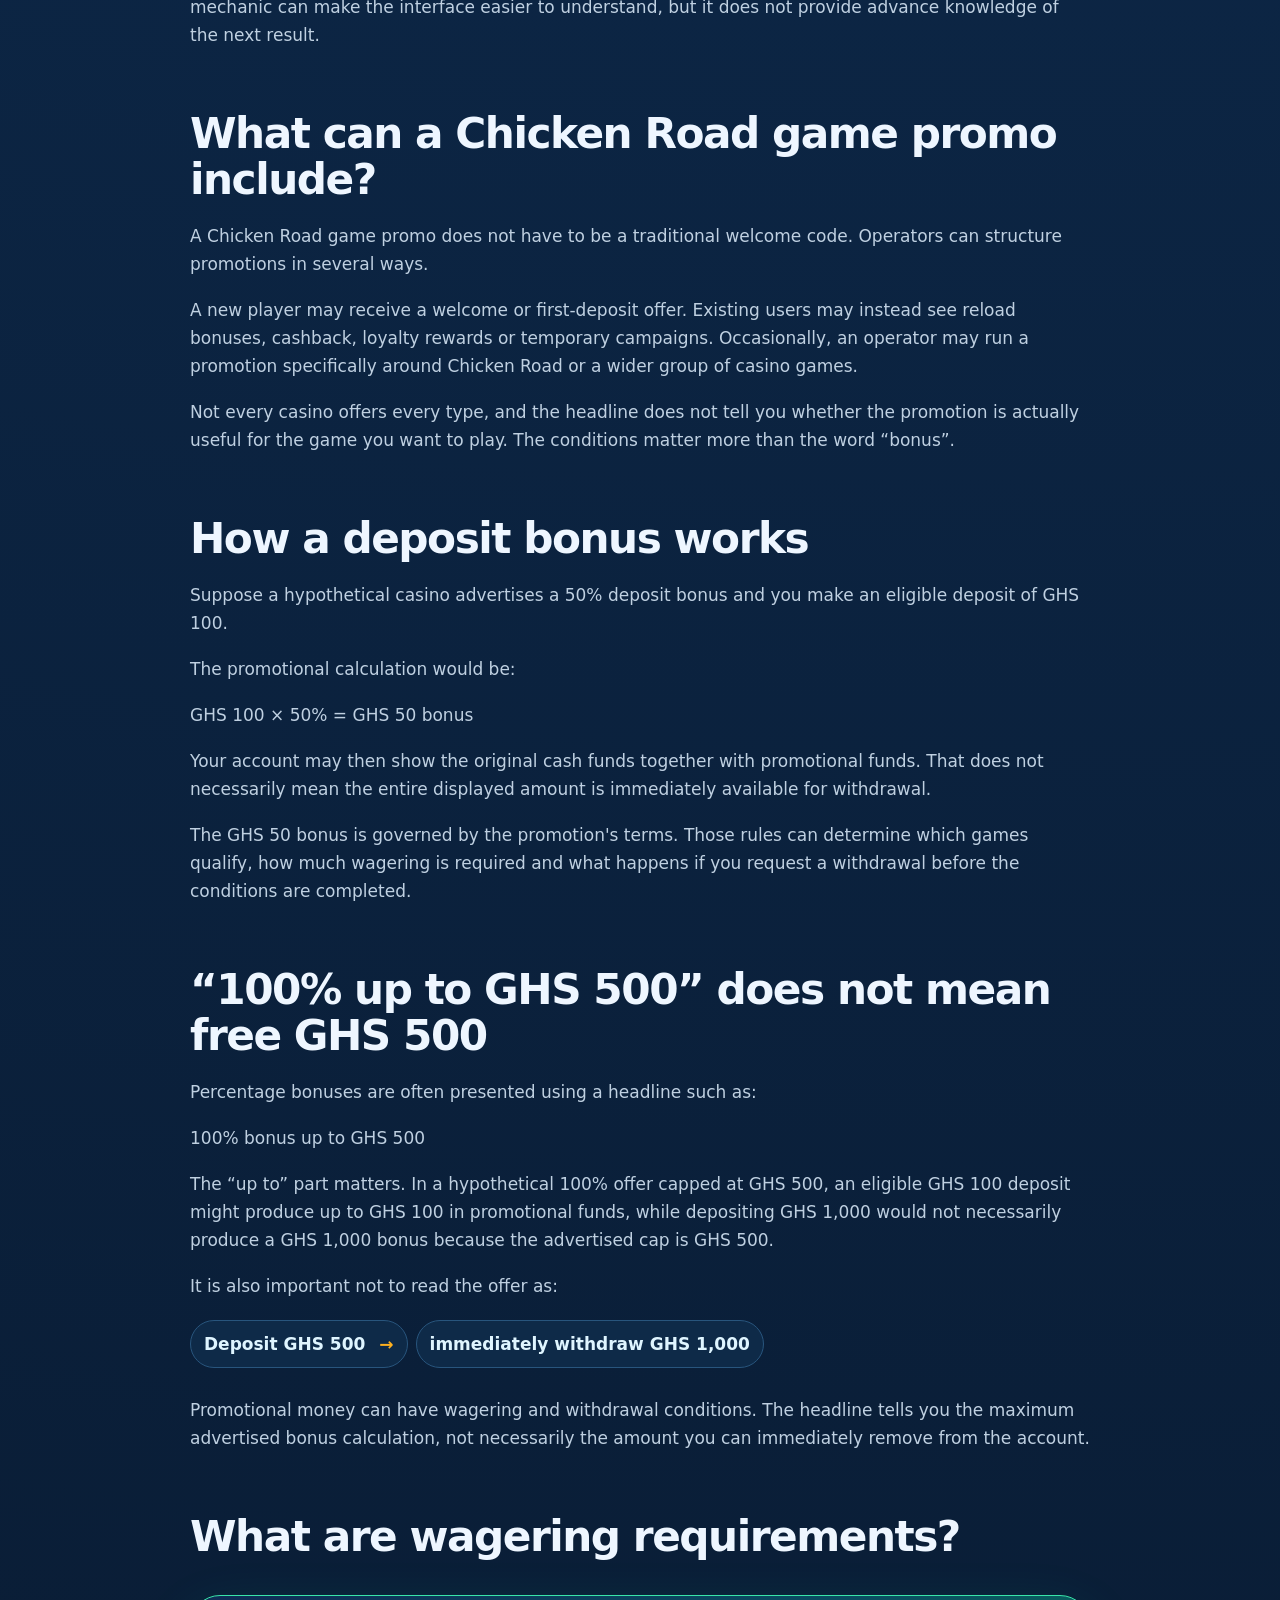
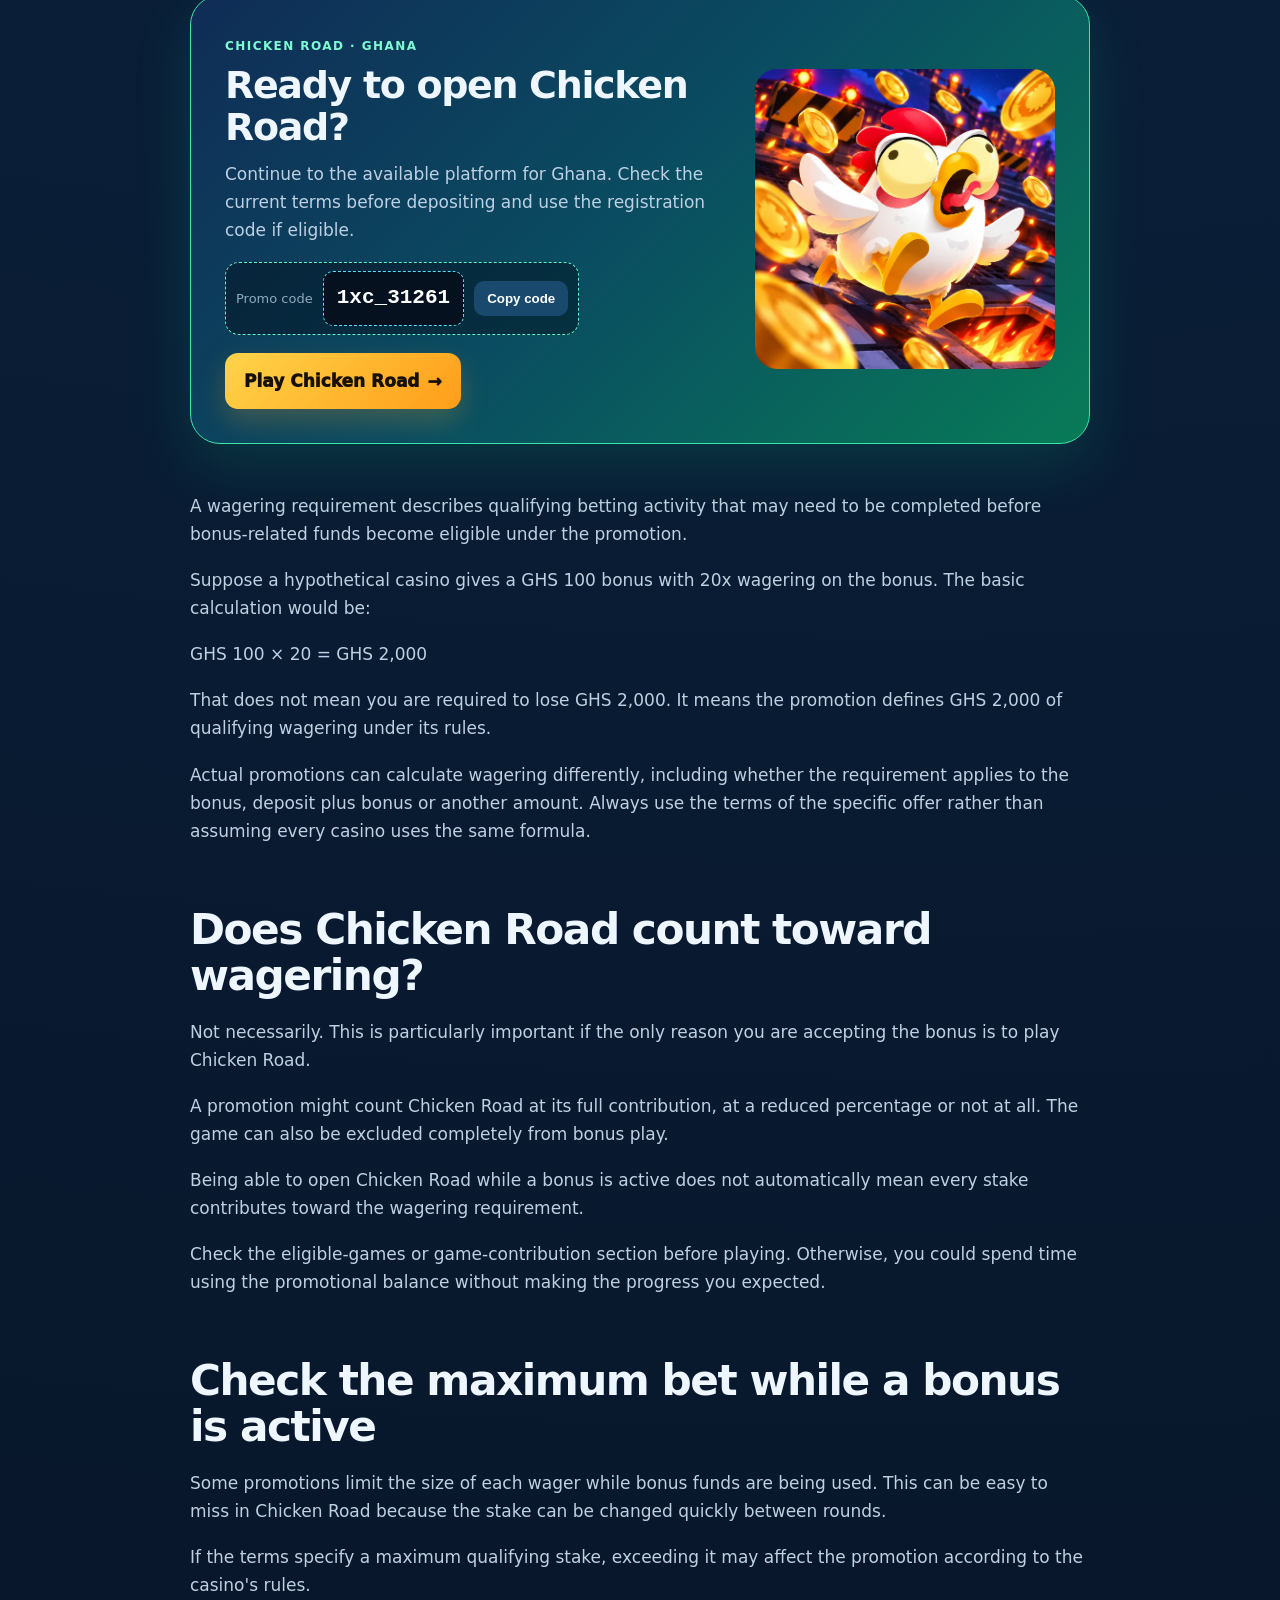
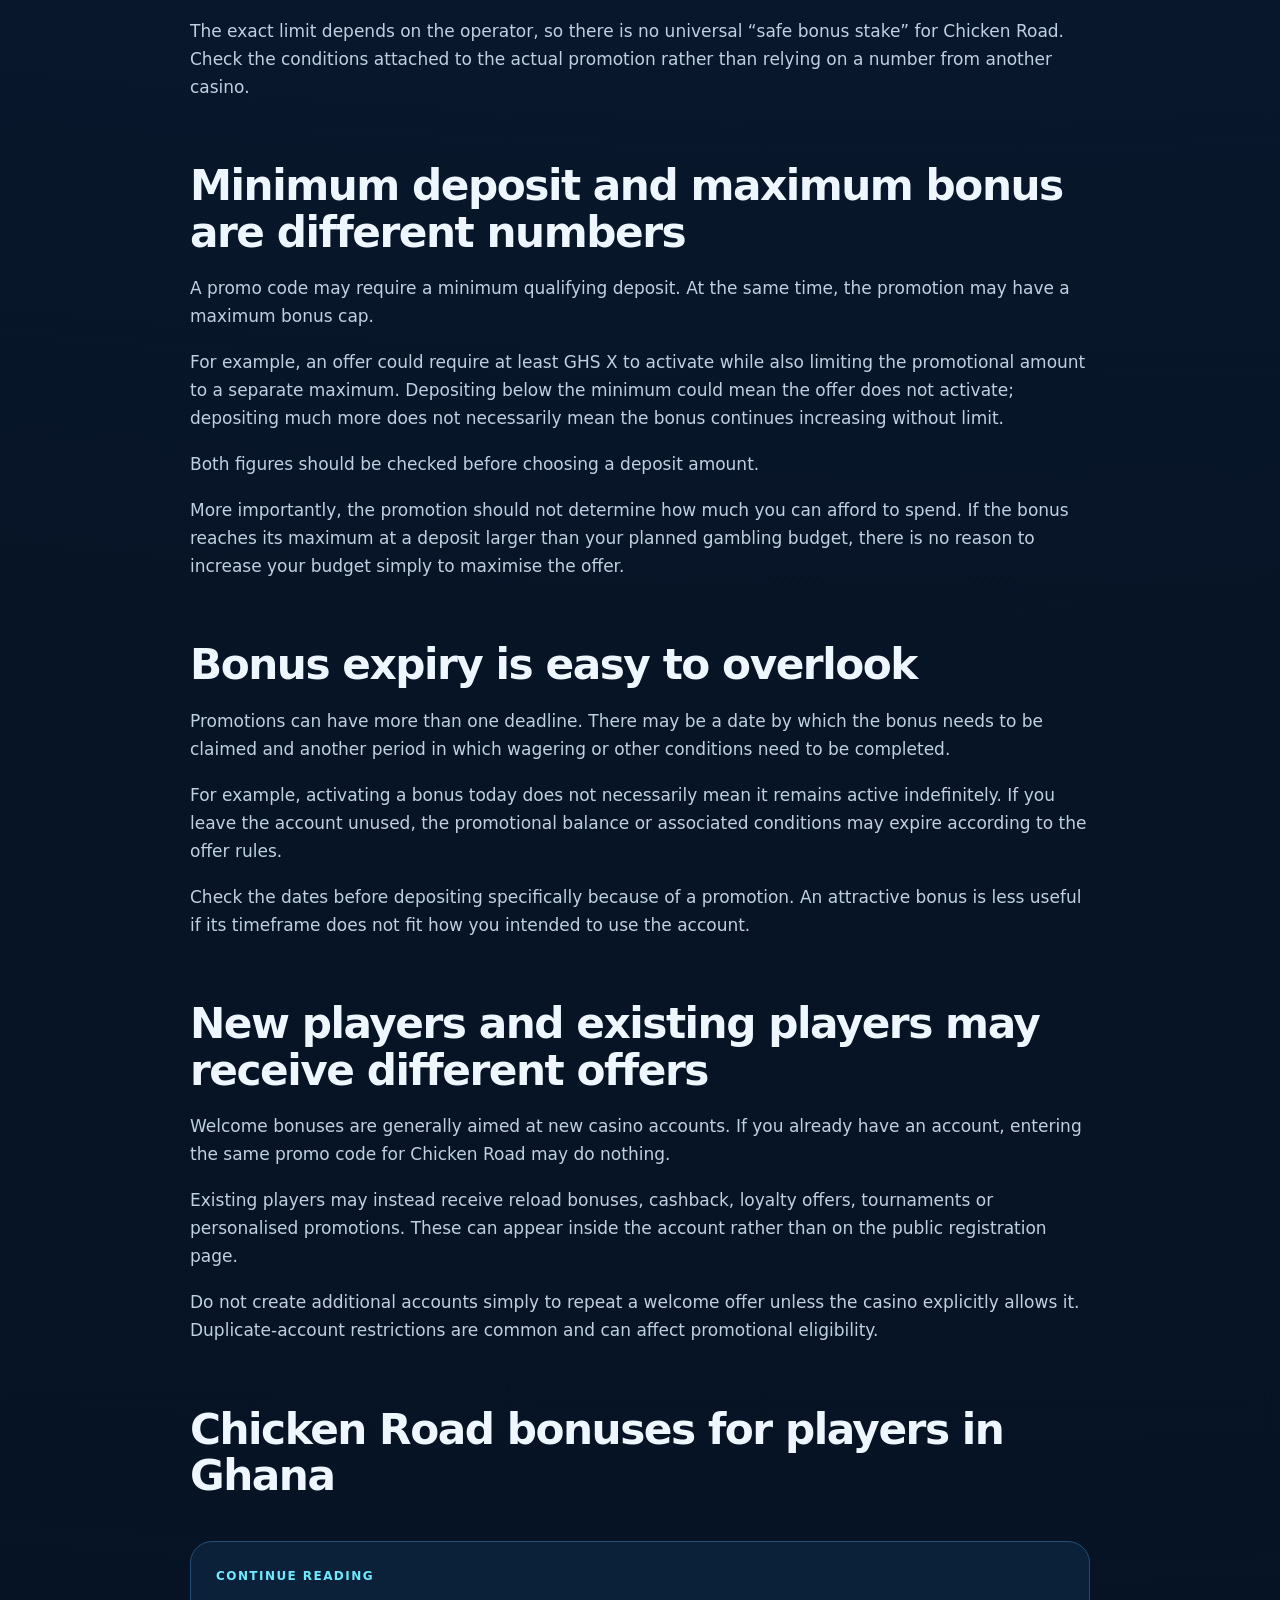
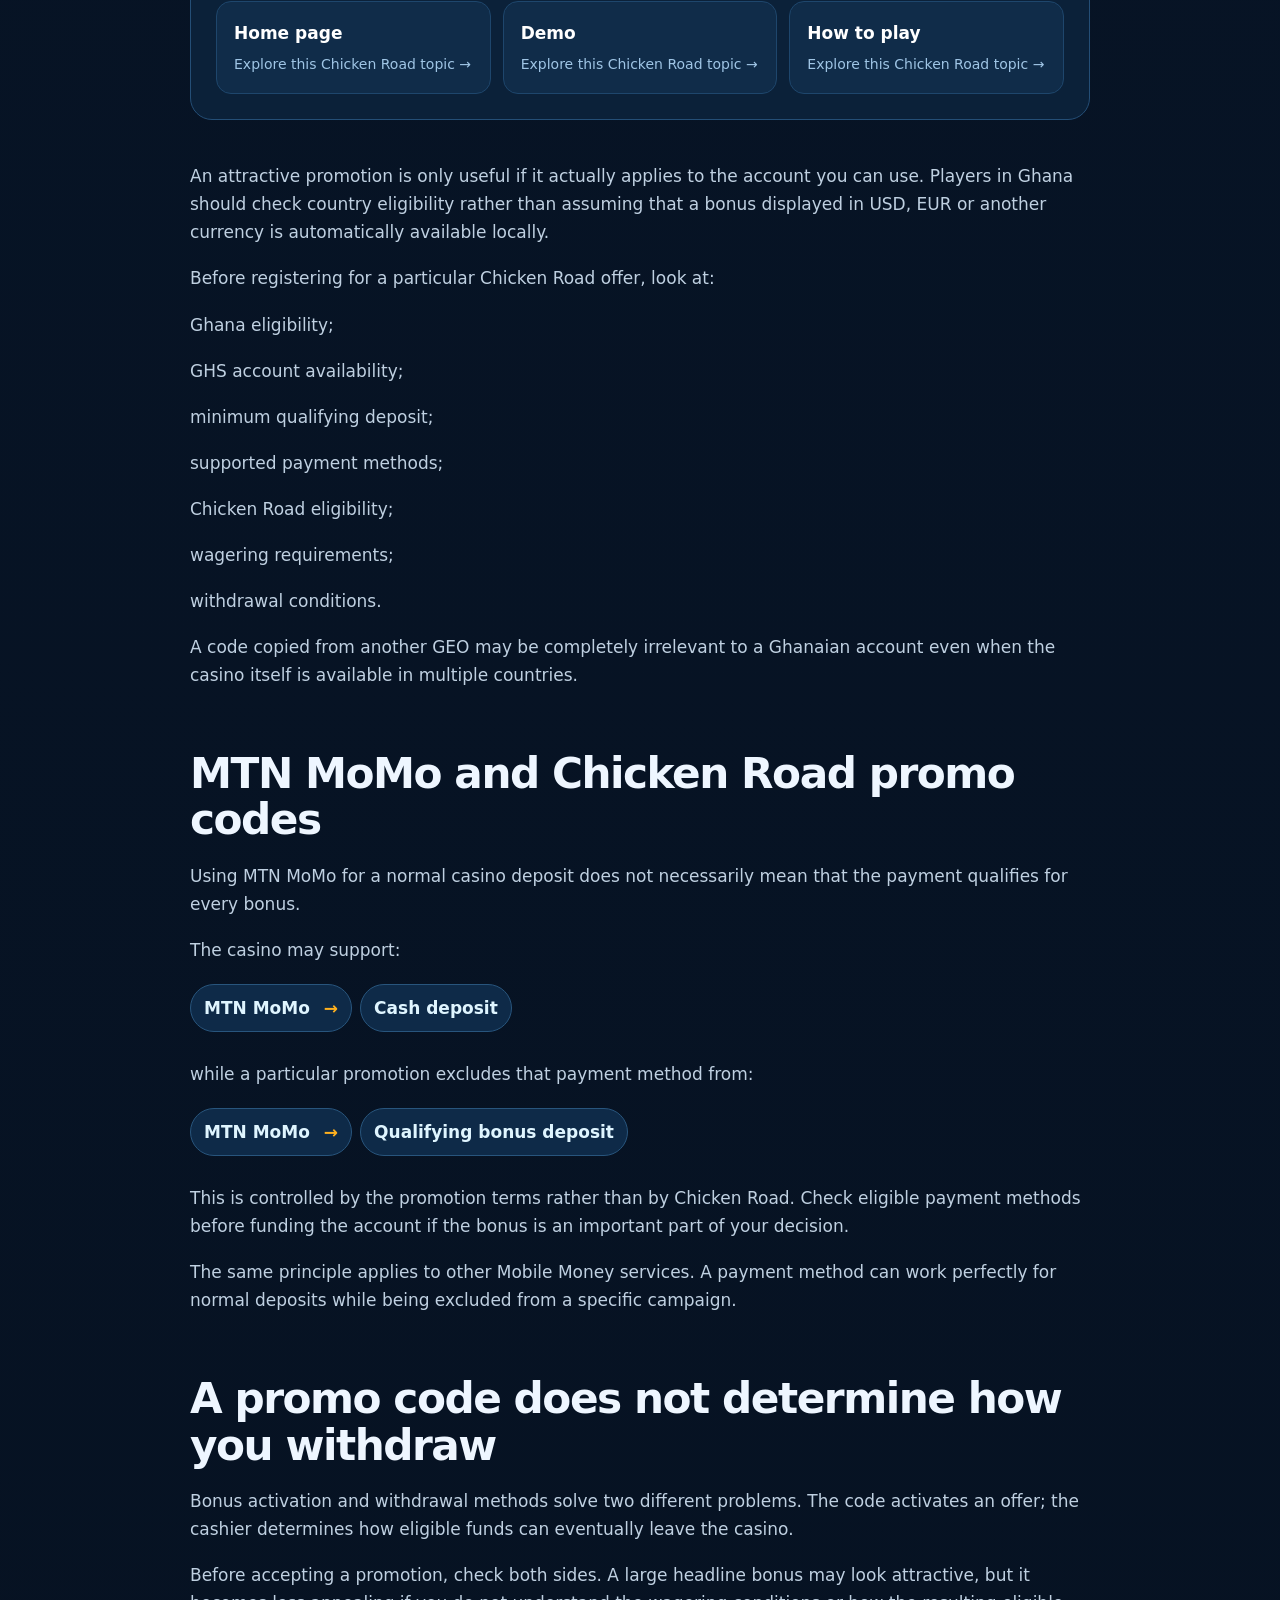
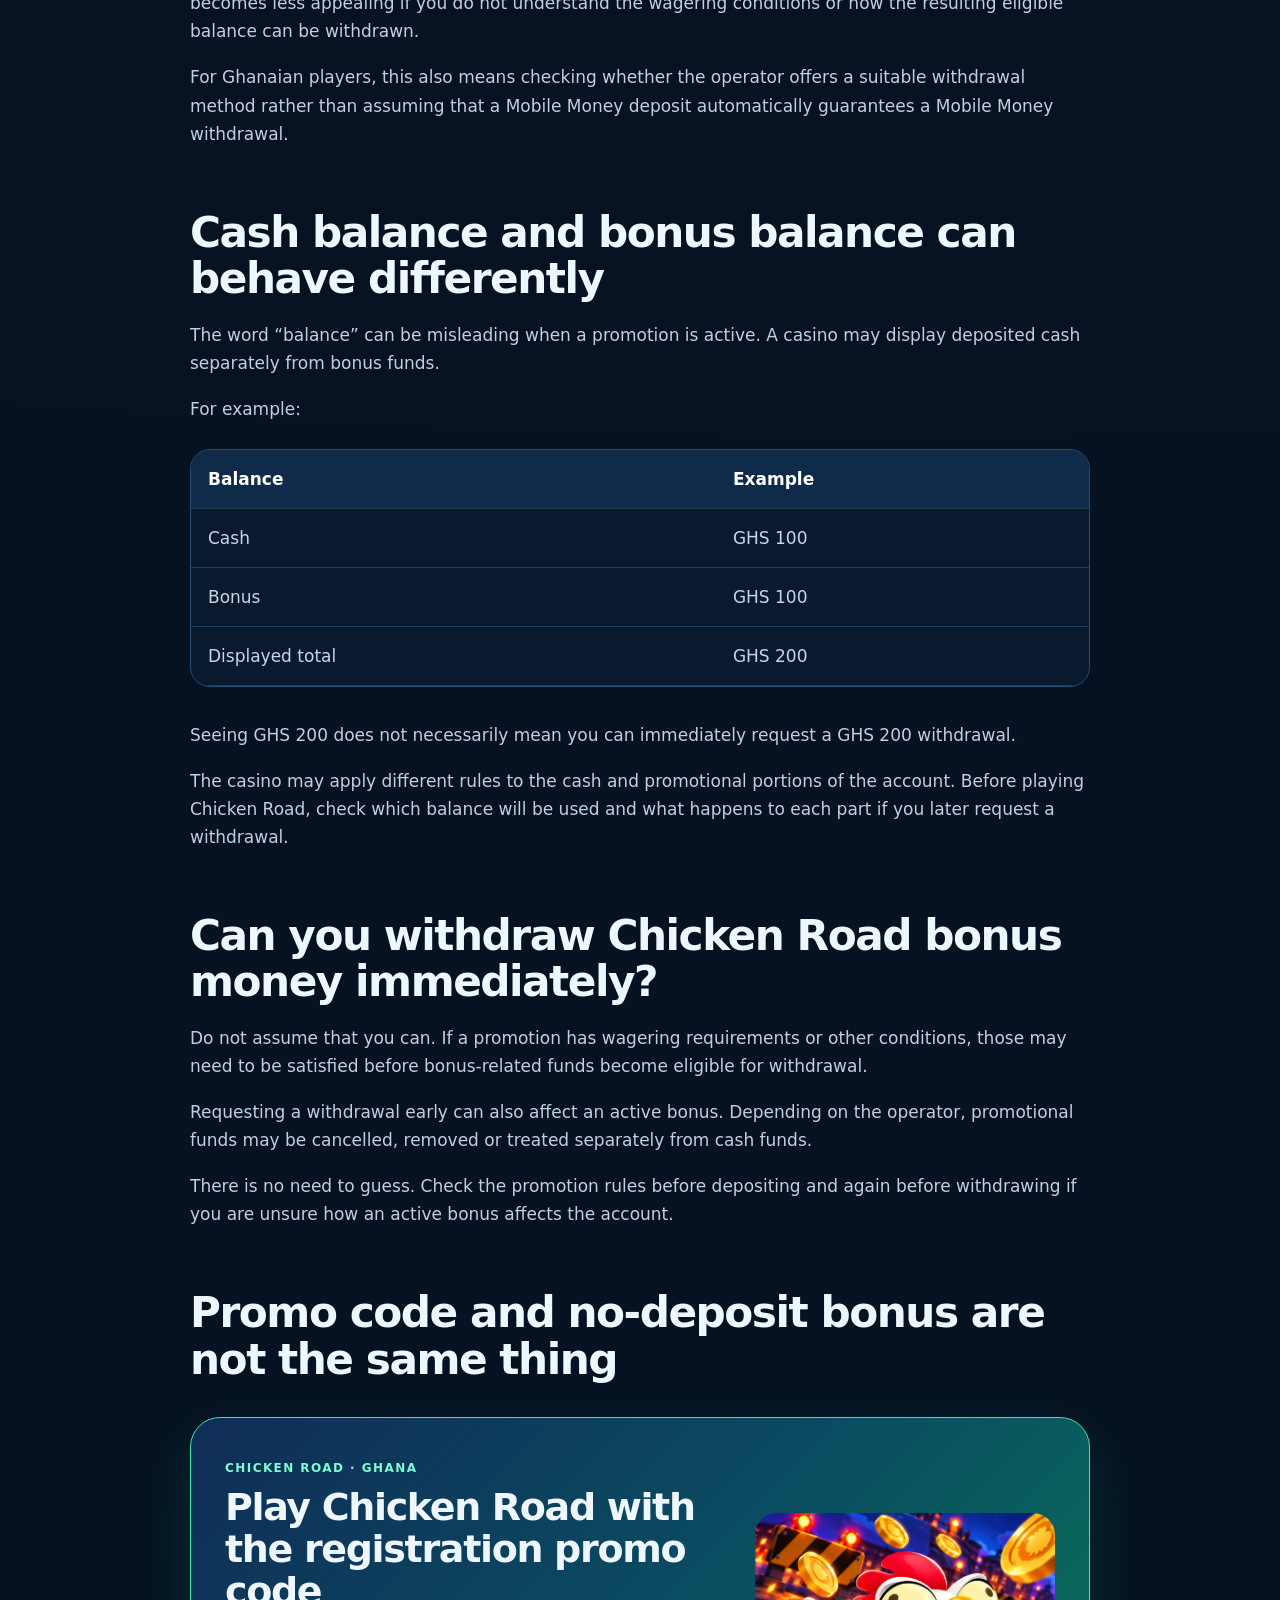
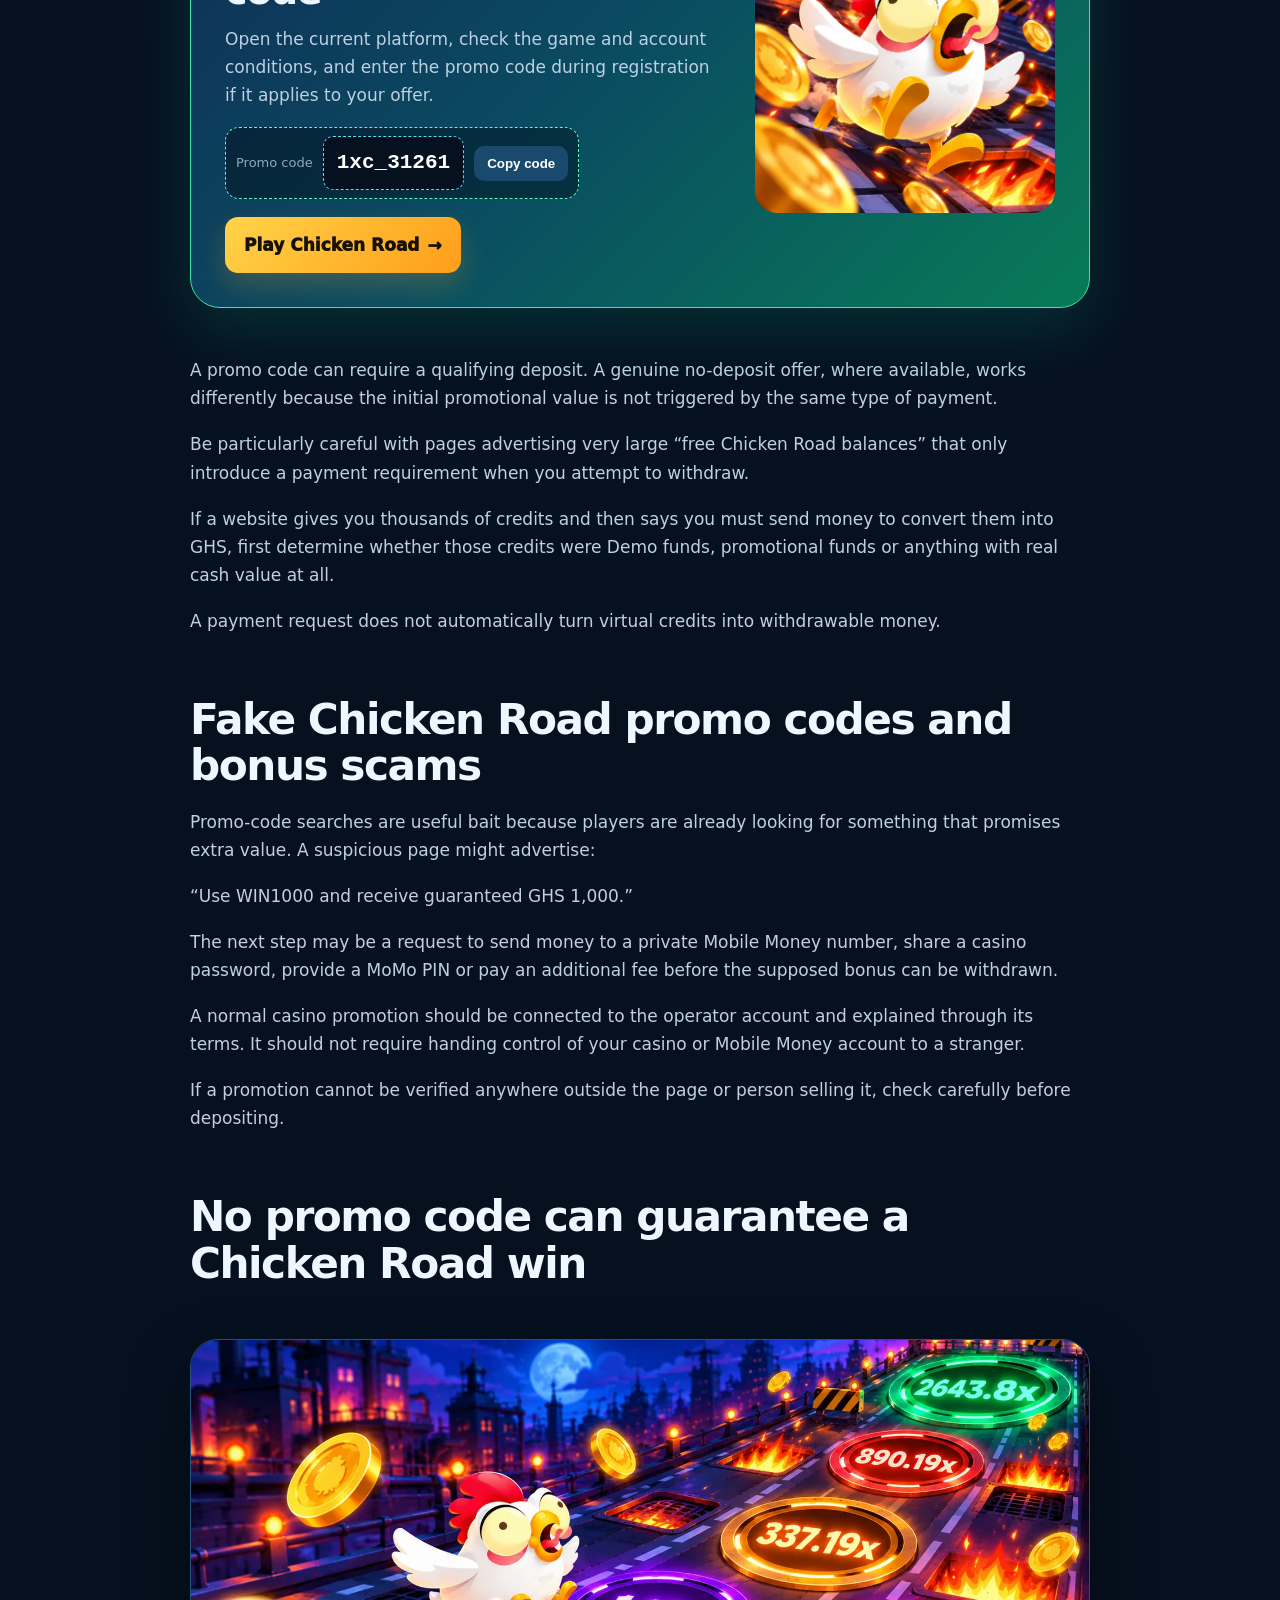
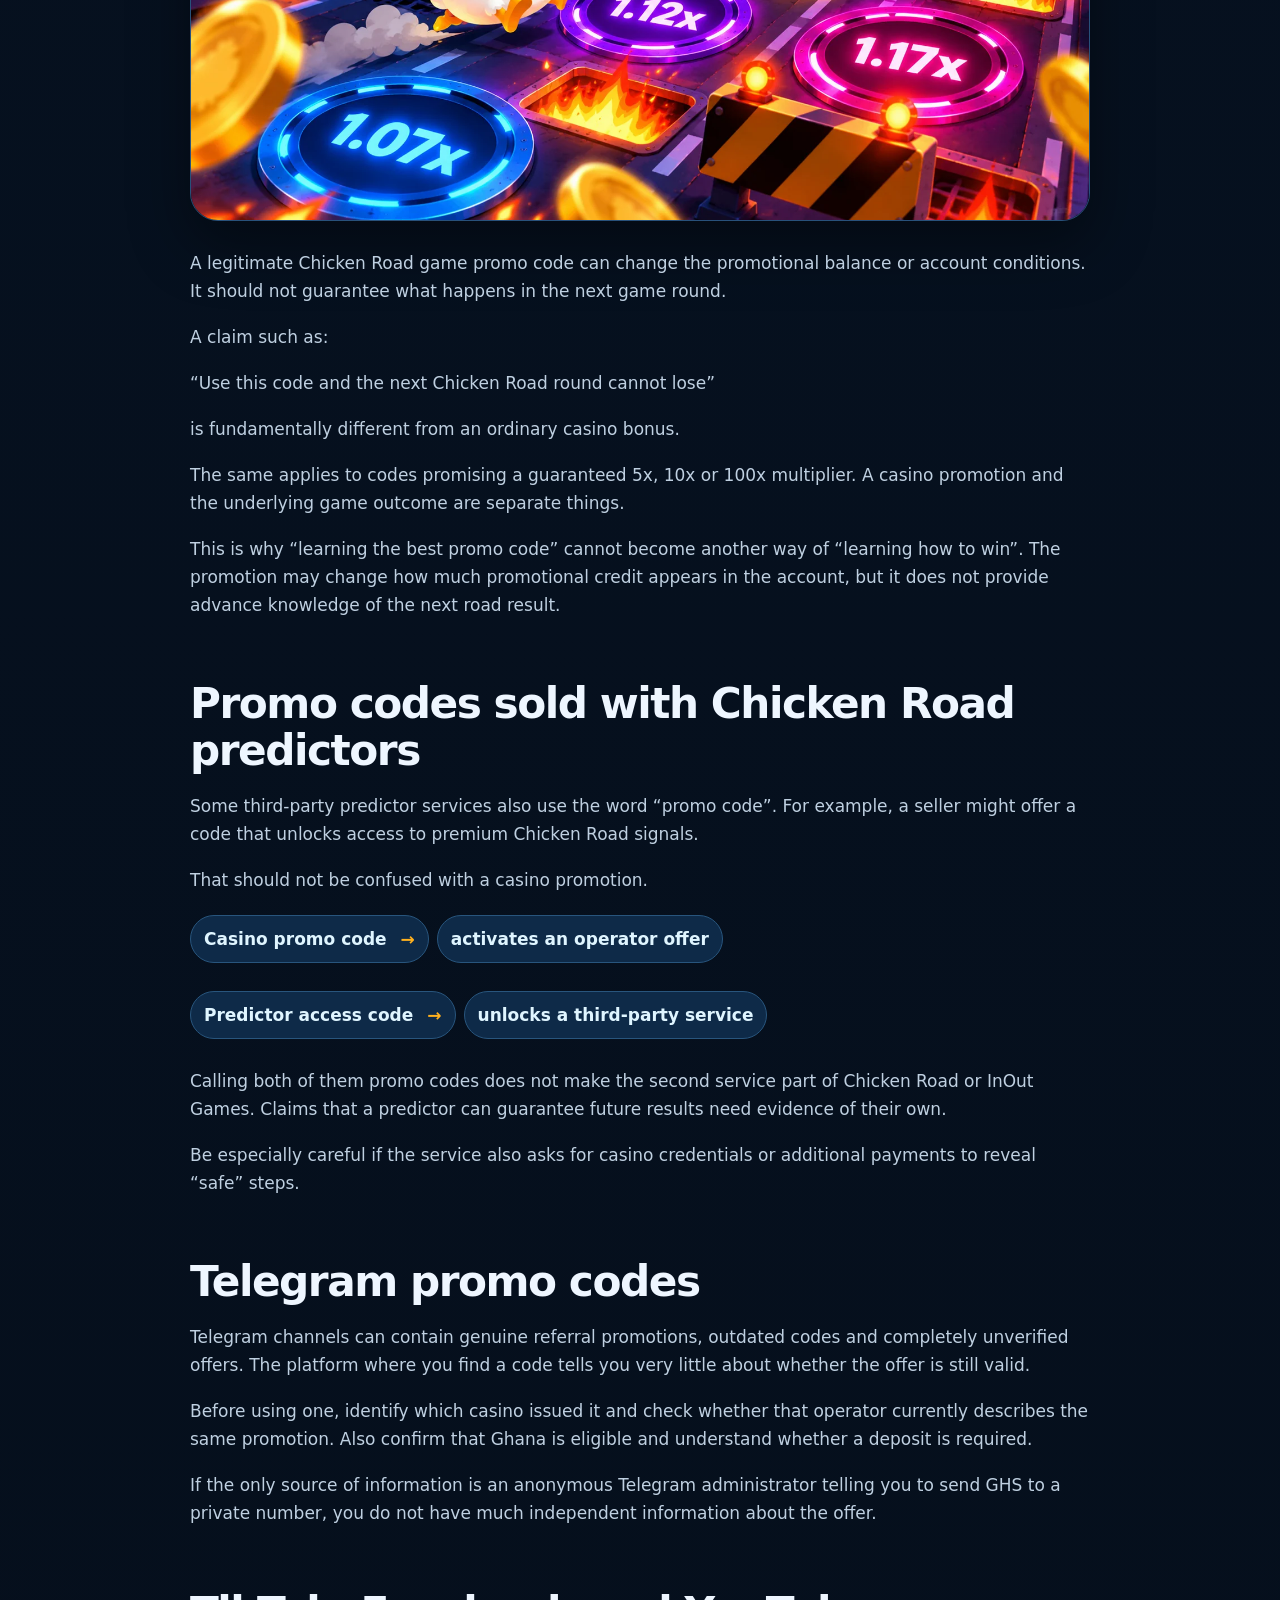
<file: chicken-road-promo-code/index.html>
<!doctype html><html lang="en-GH"><head><meta charset="utf-8"><meta name="viewport" content="width=device-width,initial-scale=1"><meta name="google-site-verification" content="nFR4UAhQhfF3JEUqetZrmdI6Ak3MQ-NBLoJH2c6ciEM"><title>Chicken Road Promo Code: Bonuses to Play in Ghana</title><meta name="description" content="Looking for a Chicken Road promo code in Ghana? Learn how casino bonus codes work, where to enter them and what to check before claiming a Chicken Road offer."><link rel="canonical" href="https://duboiscentreghana.org/chicken-road-promo-code/"><link rel="icon" href="/assets/favicon.ico"><link rel="stylesheet" href="/assets/style-final.css"></head><body><header class="top"><div class="wrap nav"><a class="brand" href="/"><img alt="Chicken Road" src="/assets/logo.webp"></a><nav class="desktop-nav"><a href="/">Home</a><a href="/chicken-road-demo/">Demo</a><a href="/how-to-play-chicken-road/">How to Play</a><a href="/how-to-win-chicken-road/">How to Win</a><a href="/chicken-road-real-money/">Real Money</a><a href="/is-chicken-road-legit/">Legit</a><a href="/chicken-road-withdrawal/">Withdrawal</a><a href="/chicken-road-promo-code/">Promo Code</a><a href="/chicken-road-app-download/">App</a><a class="play" href="/info/">Play Chicken Road</a></nav><button class="mobile-menu-toggle" type="button" aria-label="Open menu" aria-expanded="false" aria-controls="mobile-site-menu"><span></span><span></span><span></span></button><nav class="mobile-site-menu" id="mobile-site-menu" aria-label="Mobile navigation"><a href="/">Home page</a><a href="/chicken-road-demo/">Demo</a><a href="/how-to-play-chicken-road/">How to play</a><a href="/how-to-win-chicken-road/">How to win</a><a href="/chicken-road-real-money/">Real Money</a><a href="/is-chicken-road-legit/">Legit</a><a href="/chicken-road-withdrawal/">Withdrawal</a><a href="/chicken-road-promo-code/">Promo Code</a><a href="/chicken-road-app-download/">App</a><a class="mobile-play" href="/info/">Play Chicken Road</a></nav></div></header><main><section class="article-hero"><div class="article-hero-bg" style="background-image:linear-gradient(90deg,rgba(3,10,22,.96),rgba(3,10,22,.72) 48%,rgba(3,10,22,.12)),url('/assets/hero.webp')"></div><div class="wrap article-hero-inner"><span class="eyebrow">🇬🇭 CHICKEN ROAD · GHANA</span><h1>Chicken Road Promo Code and Bonuses in Ghana</h1><div class="hero-text"><p>A Chicken Road promo code sounds like something you enter directly into the game, but casino promotions usually work differently. Chicken Road is provided by InOut Games, while bonuses, promo codes, deposit offers and cashback are managed by the casino or betting platform where you have an account.</p><p>That means there is no reason to expect one universal Chicken Road code to work everywhere. One casino may have a welcome code, another may activate its offer automatically, and a third may have no Chicken Road-related promotion at all.</p></div><a class="btn primary hero-ref" href="/info/">Check Current Offer →</a></div></section><div class="wrap article-shell no-rail"><article class="article"><aside class="promo promo-bright"><div class="promo-copy"><span class="promo-kicker">CHICKEN ROAD · GHANA</span><h2>Play Chicken Road with the registration promo code</h2><p>Open the current platform, check the game and account conditions, and enter the promo code during registration if it applies to your offer.</p><div class="promo-code"><span>Promo code</span><strong>1xc_31261</strong><button data-copy="1xc_31261" type="button">Copy code</button></div></div><div class="promo-art"><img alt="Chicken Road" loading="lazy" src="/assets/chicken.webp"></div><a class="promo-btn" href="/info/">Play Chicken Road <span>→</span></a></aside><h2>How Chicken Road promo codes actually work</h2><p>A promo code for Chicken Road usually belongs to the casino account rather than to the game itself. Depending on the operator, it may activate a welcome bonus, deposit offer, cashback campaign or another promotion.</p><p>The process could look like:</p><div class="flow"><span>Register</span><span>Enter promo code</span><span>Make qualifying deposit</span><span>Bonus activates</span><span>Open Chicken Road</span></div><p>Another casino might use:</p><div class="flow"><span>Register</span><span>Deposit</span><span>Activate offer in Promotions</span><span>Play eligible games</span></div><p>Some operators do not require a code at all because the offer is attached automatically to an eligible account.</p><p>This is why copying a random code from another website and entering it without reading the promotion instructions is not particularly useful. The code, account, deposit and offer conditions need to belong to the same campaign.</p><h2>Chicken Road bonuses at a glance</h2><div class="table-wrap"><table><tr><th>Promotion</th><th>Code may be needed</th><th>What to check</th></tr><tr><td>Welcome bonus</td><td>Sometimes</td><td>Minimum deposit and wagering</td></tr><tr><td>Deposit bonus</td><td>Sometimes</td><td>Percentage and maximum bonus</td></tr><tr><td>Reload offer</td><td>Sometimes</td><td>Qualifying deposit</td></tr><tr><td>Cashback</td><td>Usually account-specific</td><td>Calculation and limits</td></tr><tr><td>Bonus credits</td><td>Depends on operator</td><td>Game eligibility</td></tr><tr><td>Chicken Road campaign</td><td>Possible</td><td>Whether the game actually qualifies</td></tr></table></div><p>The promotion is connected to the operator account. Chicken Road itself does not automatically issue the bonus simply because you open the game.</p><h2>Is there an official Chicken Road promo code?</h2><p>You may come across codes such as CHICKENROAD, ROAD100, CHICKEN500 or similar combinations. A code looking relevant to the game does not prove that it is official, current or usable on the casino you have chosen.</p><p>Promotional codes can expire, be restricted to new users or specific countries, require a particular deposit or belong to an affiliate campaign. Some may have Chicken Road in the name even though the game itself is not eligible for the promotion.</p><p>Before registering specifically for a code, check whether the casino currently describes the same offer. If the operator does not mention it anywhere, do not assume the code will work simply because another website lists it.</p><h2>Chicken Road promo code today: why the date matters</h2><p>Searches for Chicken Road promo code today make sense because promotions are temporary. An article or social-media post can remain online long after the actual campaign has ended.</p><p>Before using a code, check the current promotion period, eligible countries, minimum deposit, qualifying payment methods and whether Chicken Road is included. Also confirm whether a code is required at all.</p><p>A current operator promotion page is more useful than an undated screenshot saying that a particular code once worked. If the offer has an expiry date, check both when it must be claimed and how long you have to complete any associated conditions.</p><h2>Where do you enter a Chicken Road promo code?</h2><p>The location depends on the casino. A promotional field may appear during registration, when making the first deposit or inside an account section such as Promotions, Bonuses or Offers.</p><p>Read the instructions before depositing because some campaigns require the code to be entered first. If you make the deposit and only afterwards discover that activation was required beforehand, the operator may not apply the offer retroactively.</p><p>If there is no promo field, do not start entering random codes into unrelated forms. The bonus may be automatic, or the casino may simply not be running a code-based campaign at that time.</p><h2>A Chicken Road game promo code is not a cheat code</h2><p>This is one of the most important distinctions on the page. A normal Chicken Road game promo code can affect your casino account or promotional balance; it should not change the result of the next Chicken Road round.</p><p>For example, a legitimate promotion might provide additional bonus funds after an eligible deposit. It should not:</p><p>reveal the next safe step;</p><p>increase the probability of the next round winning;</p><p>force a 10x or 100x multiplier;</p><p>activate a hidden “no-loss” version;</p><p>make every Cash Out successful.</p><p>Understanding how to activate a promotion therefore does not mean learning how to win Chicken Road. The code can change the conditions of an operator offer, but it cannot tell you what the next uncertain game outcome will be.</p><p>This is similar to learning how Chicken Road itself works: knowing the controls, multipliers and Cash Out mechanic can make the interface easier to understand, but it does not provide advance knowledge of the next result.</p><h2>What can a Chicken Road game promo include?</h2><p>A Chicken Road game promo does not have to be a traditional welcome code. Operators can structure promotions in several ways.</p><p>A new player may receive a welcome or first-deposit offer. Existing users may instead see reload bonuses, cashback, loyalty rewards or temporary campaigns. Occasionally, an operator may run a promotion specifically around Chicken Road or a wider group of casino games.</p><p>Not every casino offers every type, and the headline does not tell you whether the promotion is actually useful for the game you want to play. The conditions matter more than the word “bonus”.</p><h2>How a deposit bonus works</h2><p>Suppose a hypothetical casino advertises a 50% deposit bonus and you make an eligible deposit of GHS 100.</p><p>The promotional calculation would be:</p><p>GHS 100 × 50% = GHS 50 bonus</p><p>Your account may then show the original cash funds together with promotional funds. That does not necessarily mean the entire displayed amount is immediately available for withdrawal.</p><p>The GHS 50 bonus is governed by the promotion&#x27;s terms. Those rules can determine which games qualify, how much wagering is required and what happens if you request a withdrawal before the conditions are completed.</p><h2>“100% up to GHS 500” does not mean free GHS 500</h2><p>Percentage bonuses are often presented using a headline such as:</p><p>100% bonus up to GHS 500</p><p>The “up to” part matters. In a hypothetical 100% offer capped at GHS 500, an eligible GHS 100 deposit might produce up to GHS 100 in promotional funds, while depositing GHS 1,000 would not necessarily produce a GHS 1,000 bonus because the advertised cap is GHS 500.</p><p>It is also important not to read the offer as:</p><div class="flow"><span>Deposit GHS 500</span><span>immediately withdraw GHS 1,000</span></div><p>Promotional money can have wagering and withdrawal conditions. The headline tells you the maximum advertised bonus calculation, not necessarily the amount you can immediately remove from the account.</p><h2>What are wagering requirements?</h2><aside class="promo promo-bright"><div class="promo-copy"><span class="promo-kicker">CHICKEN ROAD · GHANA</span><h2>Ready to open Chicken Road?</h2><p>Continue to the available platform for Ghana. Check the current terms before depositing and use the registration code if eligible.</p><div class="promo-code"><span>Promo code</span><strong>1xc_31261</strong><button data-copy="1xc_31261" type="button">Copy code</button></div></div><div class="promo-art"><img alt="Chicken Road" loading="lazy" src="/assets/chicken.webp"></div><a class="promo-btn" href="/info/">Play Chicken Road <span>→</span></a></aside><p>A wagering requirement describes qualifying betting activity that may need to be completed before bonus-related funds become eligible under the promotion.</p><p>Suppose a hypothetical casino gives a GHS 100 bonus with 20x wagering on the bonus. The basic calculation would be:</p><p>GHS 100 × 20 = GHS 2,000</p><p>That does not mean you are required to lose GHS 2,000. It means the promotion defines GHS 2,000 of qualifying wagering under its rules.</p><p>Actual promotions can calculate wagering differently, including whether the requirement applies to the bonus, deposit plus bonus or another amount. Always use the terms of the specific offer rather than assuming every casino uses the same formula.</p><h2>Does Chicken Road count toward wagering?</h2><p>Not necessarily. This is particularly important if the only reason you are accepting the bonus is to play Chicken Road.</p><p>A promotion might count Chicken Road at its full contribution, at a reduced percentage or not at all. The game can also be excluded completely from bonus play.</p><p>Being able to open Chicken Road while a bonus is active does not automatically mean every stake contributes toward the wagering requirement.</p><p>Check the eligible-games or game-contribution section before playing. Otherwise, you could spend time using the promotional balance without making the progress you expected.</p><h2>Check the maximum bet while a bonus is active</h2><p>Some promotions limit the size of each wager while bonus funds are being used. This can be easy to miss in Chicken Road because the stake can be changed quickly between rounds.</p><p>If the terms specify a maximum qualifying stake, exceeding it may affect the promotion according to the casino&#x27;s rules.</p><p>The exact limit depends on the operator, so there is no universal “safe bonus stake” for Chicken Road. Check the conditions attached to the actual promotion rather than relying on a number from another casino.</p><h2>Minimum deposit and maximum bonus are different numbers</h2><p>A promo code may require a minimum qualifying deposit. At the same time, the promotion may have a maximum bonus cap.</p><p>For example, an offer could require at least GHS X to activate while also limiting the promotional amount to a separate maximum. Depositing below the minimum could mean the offer does not activate; depositing much more does not necessarily mean the bonus continues increasing without limit.</p><p>Both figures should be checked before choosing a deposit amount.</p><p>More importantly, the promotion should not determine how much you can afford to spend. If the bonus reaches its maximum at a deposit larger than your planned gambling budget, there is no reason to increase your budget simply to maximise the offer.</p><h2>Bonus expiry is easy to overlook</h2><p>Promotions can have more than one deadline. There may be a date by which the bonus needs to be claimed and another period in which wagering or other conditions need to be completed.</p><p>For example, activating a bonus today does not necessarily mean it remains active indefinitely. If you leave the account unused, the promotional balance or associated conditions may expire according to the offer rules.</p><p>Check the dates before depositing specifically because of a promotion. An attractive bonus is less useful if its timeframe does not fit how you intended to use the account.</p><h2>New players and existing players may receive different offers</h2><p>Welcome bonuses are generally aimed at new casino accounts. If you already have an account, entering the same promo code for Chicken Road may do nothing.</p><p>Existing players may instead receive reload bonuses, cashback, loyalty offers, tournaments or personalised promotions. These can appear inside the account rather than on the public registration page.</p><p>Do not create additional accounts simply to repeat a welcome offer unless the casino explicitly allows it. Duplicate-account restrictions are common and can affect promotional eligibility.</p><h2>Chicken Road bonuses for players in Ghana</h2><aside class="related"><span class="related-label">Continue reading</span><div class="related-grid"><a href="/"><strong>Home page</strong><span>Explore this Chicken Road topic →</span></a><a href="/chicken-road-demo/"><strong>Demo</strong><span>Explore this Chicken Road topic →</span></a><a href="/how-to-play-chicken-road/"><strong>How to play</strong><span>Explore this Chicken Road topic →</span></a></div></aside><p>An attractive promotion is only useful if it actually applies to the account you can use. Players in Ghana should check country eligibility rather than assuming that a bonus displayed in USD, EUR or another currency is automatically available locally.</p><p>Before registering for a particular Chicken Road offer, look at:</p><p>Ghana eligibility;</p><p>GHS account availability;</p><p>minimum qualifying deposit;</p><p>supported payment methods;</p><p>Chicken Road eligibility;</p><p>wagering requirements;</p><p>withdrawal conditions.</p><p>A code copied from another GEO may be completely irrelevant to a Ghanaian account even when the casino itself is available in multiple countries.</p><h2>MTN MoMo and Chicken Road promo codes</h2><p>Using MTN MoMo for a normal casino deposit does not necessarily mean that the payment qualifies for every bonus.</p><p>The casino may support:</p><div class="flow"><span>MTN MoMo</span><span>Cash deposit</span></div><p>while a particular promotion excludes that payment method from:</p><div class="flow"><span>MTN MoMo</span><span>Qualifying bonus deposit</span></div><p>This is controlled by the promotion terms rather than by Chicken Road. Check eligible payment methods before funding the account if the bonus is an important part of your decision.</p><p>The same principle applies to other Mobile Money services. A payment method can work perfectly for normal deposits while being excluded from a specific campaign.</p><h2>A promo code does not determine how you withdraw</h2><p>Bonus activation and withdrawal methods solve two different problems. The code activates an offer; the cashier determines how eligible funds can eventually leave the casino.</p><p>Before accepting a promotion, check both sides. A large headline bonus may look attractive, but it becomes less appealing if you do not understand the wagering conditions or how the resulting eligible balance can be withdrawn.</p><p>For Ghanaian players, this also means checking whether the operator offers a suitable withdrawal method rather than assuming that a Mobile Money deposit automatically guarantees a Mobile Money withdrawal.</p><h2>Cash balance and bonus balance can behave differently</h2><p>The word “balance” can be misleading when a promotion is active. A casino may display deposited cash separately from bonus funds.</p><p>For example:</p><div class="table-wrap"><table><tr><th>Balance</th><th>Example</th></tr><tr><td>Cash</td><td>GHS 100</td></tr><tr><td>Bonus</td><td>GHS 100</td></tr><tr><td>Displayed total</td><td>GHS 200</td></tr></table></div><p>Seeing GHS 200 does not necessarily mean you can immediately request a GHS 200 withdrawal.</p><p>The casino may apply different rules to the cash and promotional portions of the account. Before playing Chicken Road, check which balance will be used and what happens to each part if you later request a withdrawal.</p><h2>Can you withdraw Chicken Road bonus money immediately?</h2><p>Do not assume that you can. If a promotion has wagering requirements or other conditions, those may need to be satisfied before bonus-related funds become eligible for withdrawal.</p><p>Requesting a withdrawal early can also affect an active bonus. Depending on the operator, promotional funds may be cancelled, removed or treated separately from cash funds.</p><p>There is no need to guess. Check the promotion rules before depositing and again before withdrawing if you are unsure how an active bonus affects the account.</p><h2>Promo code and no-deposit bonus are not the same thing</h2><aside class="promo promo-bright"><div class="promo-copy"><span class="promo-kicker">CHICKEN ROAD · GHANA</span><h2>Play Chicken Road with the registration promo code</h2><p>Open the current platform, check the game and account conditions, and enter the promo code during registration if it applies to your offer.</p><div class="promo-code"><span>Promo code</span><strong>1xc_31261</strong><button data-copy="1xc_31261" type="button">Copy code</button></div></div><div class="promo-art"><img alt="Chicken Road" loading="lazy" src="/assets/chicken.webp"></div><a class="promo-btn" href="/info/">Play Chicken Road <span>→</span></a></aside><p>A promo code can require a qualifying deposit. A genuine no-deposit offer, where available, works differently because the initial promotional value is not triggered by the same type of payment.</p><p>Be particularly careful with pages advertising very large “free Chicken Road balances” that only introduce a payment requirement when you attempt to withdraw.</p><p>If a website gives you thousands of credits and then says you must send money to convert them into GHS, first determine whether those credits were Demo funds, promotional funds or anything with real cash value at all.</p><p>A payment request does not automatically turn virtual credits into withdrawable money.</p><h2>Fake Chicken Road promo codes and bonus scams</h2><p>Promo-code searches are useful bait because players are already looking for something that promises extra value. A suspicious page might advertise:</p><p>“Use WIN1000 and receive guaranteed GHS 1,000.”</p><p>The next step may be a request to send money to a private Mobile Money number, share a casino password, provide a MoMo PIN or pay an additional fee before the supposed bonus can be withdrawn.</p><p>A normal casino promotion should be connected to the operator account and explained through its terms. It should not require handing control of your casino or Mobile Money account to a stranger.</p><p>If a promotion cannot be verified anywhere outside the page or person selling it, check carefully before depositing.</p><h2>No promo code can guarantee a Chicken Road win</h2><figure class="content-image"><img src="/assets/high-multiplier.webp" alt="No promo code can guarantee a Chicken Road win" loading="lazy"></figure><p>A legitimate Chicken Road game promo code can change the promotional balance or account conditions. It should not guarantee what happens in the next game round.</p><p>A claim such as:</p><p>“Use this code and the next Chicken Road round cannot lose”</p><p>is fundamentally different from an ordinary casino bonus.</p><p>The same applies to codes promising a guaranteed 5x, 10x or 100x multiplier. A casino promotion and the underlying game outcome are separate things.</p><p>This is why “learning the best promo code” cannot become another way of “learning how to win”. The promotion may change how much promotional credit appears in the account, but it does not provide advance knowledge of the next road result.</p><h2>Promo codes sold with Chicken Road predictors</h2><p>Some third-party predictor services also use the word “promo code”. For example, a seller might offer a code that unlocks access to premium Chicken Road signals.</p><p>That should not be confused with a casino promotion.</p><div class="flow"><span>Casino promo code</span><span>activates an operator offer</span></div><div class="flow"><span>Predictor access code</span><span>unlocks a third-party service</span></div><p>Calling both of them promo codes does not make the second service part of Chicken Road or InOut Games. Claims that a predictor can guarantee future results need evidence of their own.</p><p>Be especially careful if the service also asks for casino credentials or additional payments to reveal “safe” steps.</p><h2>Telegram promo codes</h2><p>Telegram channels can contain genuine referral promotions, outdated codes and completely unverified offers. The platform where you find a code tells you very little about whether the offer is still valid.</p><p>Before using one, identify which casino issued it and check whether that operator currently describes the same promotion. Also confirm that Ghana is eligible and understand whether a deposit is required.</p><p>If the only source of information is an anonymous Telegram administrator telling you to send GHS to a private number, you do not have much independent information about the offer.</p><h2>TikTok, Facebook and YouTube promo codes</h2><p>Social-media creators can also share legitimate affiliate offers, old promotions or incorrect codes. A post can be useful for discovering that an offer exists, but it should not necessarily be the final place where you read the conditions.</p><p>Follow the promotion back to the relevant casino and check the current terms before registering or depositing.</p><p>This is particularly important with short videos because the headline bonus may be shown prominently while wagering requirements, game exclusions and withdrawal conditions receive little or no attention.</p><h2>Do not deposit more just to maximise a bonus</h2><p>Promotions are designed to make larger deposits look more attractive. Suppose you planned to spend GHS 50, but the offer says:</p><p>“Deposit GHS 500 to maximise your bonus.”</p><p>The promotion has not changed how much money you can afford to gamble.</p><p>Your budget and the casino&#x27;s maximum bonus are separate numbers. Increasing the deposit from GHS 50 to GHS 500 exposes an additional GHS 450 of your own money to the casino account, regardless of how much promotional credit is added.</p><p>A larger bonus is not automatically better if obtaining it requires you to ignore the budget you originally chose.</p><h2>Example: bonus size versus your actual budget</h2><p>Imagine you have already decided that your maximum entertainment budget is GHS 100. The casino offers a percentage bonus that reaches its maximum only with a much larger deposit.</p><p>You could deposit GHS 100 and stay within the amount you planned to spend. Or you could deposit GHS 500 solely because the promotional headline looks more attractive at that level.</p><p>The second option may produce more bonus credit, but it also places considerably more of your own money into the account. The existence of the offer does not make the larger amount affordable.</p><p>This is why the useful question is not simply “How do I get the biggest Chicken Road bonus?” but “Does this promotion make sense within the amount I had already decided to use?”</p><h2>Is a Chicken Road bonus worth accepting?</h2><p>There is no universal answer because promotions can have very different conditions. Instead of looking only at the bonus percentage, ask what accepting it changes about the account.</p><p>Before activating an offer, check:</p><p>Would you make the same deposit without the promotion?</p><p>Does Chicken Road qualify?</p><p>What is the wagering requirement?</p><p>Is there a maximum stake while the bonus is active?</p><p>When does the offer expire?</p><p>What happens if you withdraw early?</p><p>Does your preferred payment method qualify?</p><p>If those questions cannot be answered from the promotion page, read the full terms or contact the operator before activating it.</p><h2>Sometimes playing without a bonus is simpler</h2><p>A bonus is optional. Some players prefer using only a cash balance because they do not want wagering requirements or promotional restrictions attached to the account.</p><p>Without a bonus, the account flow can be easier to understand:</p><div class="flow"><span>Deposit</span><span>Cash balance</span><span>Play</span><span>Eligible withdrawal</span></div><p>With a promotion, you may instead need to keep track of cash funds, bonus funds, wagering progress, eligible games and maximum stakes.</p><p>That does not mean playing without a bonus is always better. It simply means that the larger advertised promotional amount is not the only factor worth considering.</p><h2>Chicken Road promo code checklist</h2><p>Before using any Chicken Road promo code, check the full offer rather than only the code itself:</p><p>which casino issued it;</p><p>whether it is currently active;</p><p>whether Ghana is eligible;</p><p>whether a deposit is required;</p><p>the minimum qualifying deposit;</p><p>the maximum promotional amount;</p><p>wagering requirements;</p><p>whether Chicken Road is eligible;</p><p>maximum-bet conditions;</p><p>expiry dates;</p><p>withdrawal conditions;</p><p>eligible payment methods.</p><p>If a page promises a huge bonus but explains almost none of these details, you still do not know enough about the offer to judge what it actually provides.</p><h2>Common promo-code mistakes</h2><p>One common mistake is using an expired code copied from an old page. Another is depositing before activating an offer that required the code during registration.</p><p>Players can also assume Chicken Road qualifies simply because the game opens while the bonus is active. Ignoring game-contribution rules or maximum-bet restrictions can change how the promotion is treated.</p><p>Another mistake is viewing promotional credit as immediately withdrawable cash. The number may appear in the account, but its conditions still matter.</p><p>Finally, do not let the bonus increase the amount you intended to spend. The promotion is an extra condition attached to the casino account, not a reason to replace your original budget with the operator&#x27;s maximum bonus threshold.</p><h2 class="faq-heading">FAQ</h2><div class="faq-grid"><details class="faq-item"><summary>What is a Chicken Road promo code?</summary><p>A Chicken Road promo code usually refers to a code connected with a casino promotion. Depending on the operator, it may be entered during registration, deposit or bonus activation.</p></details><details class="faq-item"><summary>Is there a promo code for Chicken Road?</summary><p>Promo codes depend on the casino or betting platform. There is no reason to assume that one universal code works everywhere Chicken Road is available.</p></details><details class="faq-item"><summary>What is a Chicken Road game promo code?</summary><p>A Chicken Road game promo code generally activates an operator promotion. It is not a cheat code for controlling future Chicken Road results.</p></details><details class="faq-item"><summary>Is there a Chicken Road promo code today?</summary><p>Current codes can change or expire. Check the casino&#x27;s latest promotion information and current terms before depositing.</p></details><details class="faq-item"><summary>What is Chicken Road game promo?</summary><p>A Chicken Road game promo can refer to a welcome offer, deposit bonus, cashback, reload campaign or another promotion available through a casino carrying the game.</p></details><details class="faq-item"><summary>Where do I enter a Chicken Road promo code?</summary><p>Depending on the operator, the field may appear during registration, when depositing or inside the Promotions or Bonuses section of your account.</p></details><details class="faq-item"><summary>Do I need a promo code to play Chicken Road?</summary><p>No. Promo codes belong to casino promotions and are not part of the basic Chicken Road mechanics.</p></details><details class="faq-item"><summary>Can I play Chicken Road without a bonus?</summary><p>Yes. If the casino offers normal real-money access to the game, a promotional bonus is not inherently required.</p></details><details class="faq-item"><summary>Does a Chicken Road promo code guarantee a win?</summary><p>No. A normal casino promotion affects account or bonus conditions rather than guaranteeing the outcome of a future Chicken Road round.</p></details><details class="faq-item"><summary>Can a promo code increase the Chicken Road multiplier?</summary><p>A normal promotional code should not force a particular multiplier. Game outcomes and casino promotions are separate.</p></details><details class="faq-item"><summary>Can a promo code show me the next safe step?</summary><p>No ordinary casino promotion is designed to reveal the next game outcome. A code claiming to do so should not be confused with a standard bonus.</p></details><details class="faq-item"><summary>Can I get free money with a Chicken Road promo code?</summary><p>Some operators may provide promotional funds, but those funds can have eligibility, wagering and withdrawal conditions.</p></details><details class="faq-item"><summary>Can I withdraw Chicken Road bonus money immediately?</summary><p>That depends on the offer. Wagering or other requirements may need to be completed before bonus-related funds become eligible for withdrawal.</p></details><details class="faq-item"><summary>What are Chicken Road wagering requirements?</summary><p>They are promotion conditions describing qualifying betting activity required for the bonus. The exact calculation depends on the operator.</p></details><details class="faq-item"><summary>Does Chicken Road count toward wagering requirements?</summary><p>It depends on the promotion. Chicken Road may count fully, partially or not at all.</p></details><details class="faq-item"><summary>Is there a maximum Chicken Road bet with a bonus?</summary><p>Some promotions impose maximum-stake conditions while bonus funds are active. Check the specific offer before playing.</p></details><details class="faq-item"><summary>Can I use a Chicken Road promo code in Ghana?</summary><p>Only if the promotion is available to Ghanaian accounts under the casino&#x27;s current terms.</p></details><details class="faq-item"><summary>Can I use MTN MoMo with a Chicken Road bonus?</summary><p>Possibly, but the casino must both support MTN MoMo and allow that payment method to qualify for the particular promotion.</p></details><details class="faq-item"><summary>Does using Mobile Money automatically activate a bonus?</summary><p>No. Payment methods and bonus activation rules are separate.</p></details><details class="faq-item"><summary>Can existing players use Chicken Road promo codes?</summary><p>Some offers are available to existing players, while welcome promotions are usually intended for new accounts. Check the conditions of the specific campaign.</p></details><details class="faq-item"><summary>Can I create another account to use a welcome code again?</summary><p>Do not assume that duplicate accounts are permitted. Check the casino&#x27;s account and promotion rules.</p></details><details class="faq-item"><summary>Are Chicken Road promo codes on Telegram real?</summary><p>Some may point to genuine promotions and others may not. Verify the offer with the casino before depositing or sharing any account information.</p></details><details class="faq-item"><summary>Are Chicken Road promo codes on TikTok reliable?</summary><p>Treat social posts as a way to discover an offer, then check the current code and conditions with the relevant operator.</p></details><details class="faq-item"><summary>Should I pay someone for a Chicken Road promo code?</summary><p>Be cautious with anyone asking for a private payment to unlock a standard casino promotion. Check the offer through the casino itself.</p></details><details class="faq-item"><summary>Can someone activate my Chicken Road bonus using my password?</summary><p>Do not give another person your casino password, Mobile Money PIN or authentication codes to activate a promotion.</p></details><details class="faq-item"><summary>Is a no-deposit Chicken Road bonus real money?</summary><p>Promotional funds can have specific conditions and should not automatically be treated as unrestricted withdrawable cash.</p></details><details class="faq-item"><summary>Should I deposit more to receive the maximum Chicken Road bonus?</summary><p>The size of the promotion should not determine what you can afford to spend. Keep the deposit within the budget you had already chosen.</p></details></div><aside class="related"><span class="related-label">Continue reading</span><div class="related-grid"><a href="/how-to-play-chicken-road/"><strong>How to play</strong><span>Explore this Chicken Road topic →</span></a><a href="/how-to-win-chicken-road/"><strong>How to win</strong><span>Explore this Chicken Road topic →</span></a><a href="/chicken-road-real-money/"><strong>Real Money</strong><span>Explore this Chicken Road topic →</span></a></div></aside></article></div></main><footer class="footer"><div class="wrap"><div class="footgrid"><div><img alt="Chicken Road" src="/assets/logo.webp" class="footer-logo"><p>Independent Chicken Road information for adult users in Ghana. Gambling involves financial risk.</p></div><div><h4>Pages</h4><a href="/">Home page</a><a href="/chicken-road-demo/">Demo</a><a href="/how-to-play-chicken-road/">How to play</a><a href="/how-to-win-chicken-road/">How to win</a><a href="/chicken-road-real-money/">Real Money</a><a href="/is-chicken-road-legit/">Legit</a><a href="/chicken-road-withdrawal/">Withdrawal</a><a href="/chicken-road-promo-code/">Promo Code</a><a href="/chicken-road-app-download/">App</a></div><div><h4>Legal &amp; Safety</h4><a href="/responsible-play/">Responsible Play</a><a href="/privacy-policy/">Privacy Policy</a><a href="/terms/">Terms of Use</a><a href="/disclaimer/">Disclaimer</a><a href="/contact/">Contact</a></div></div><div class="small">18+ · Set limits and never chase losses.</div></div></footer><script src="/assets/site.js" defer></script></body></html>
</file>
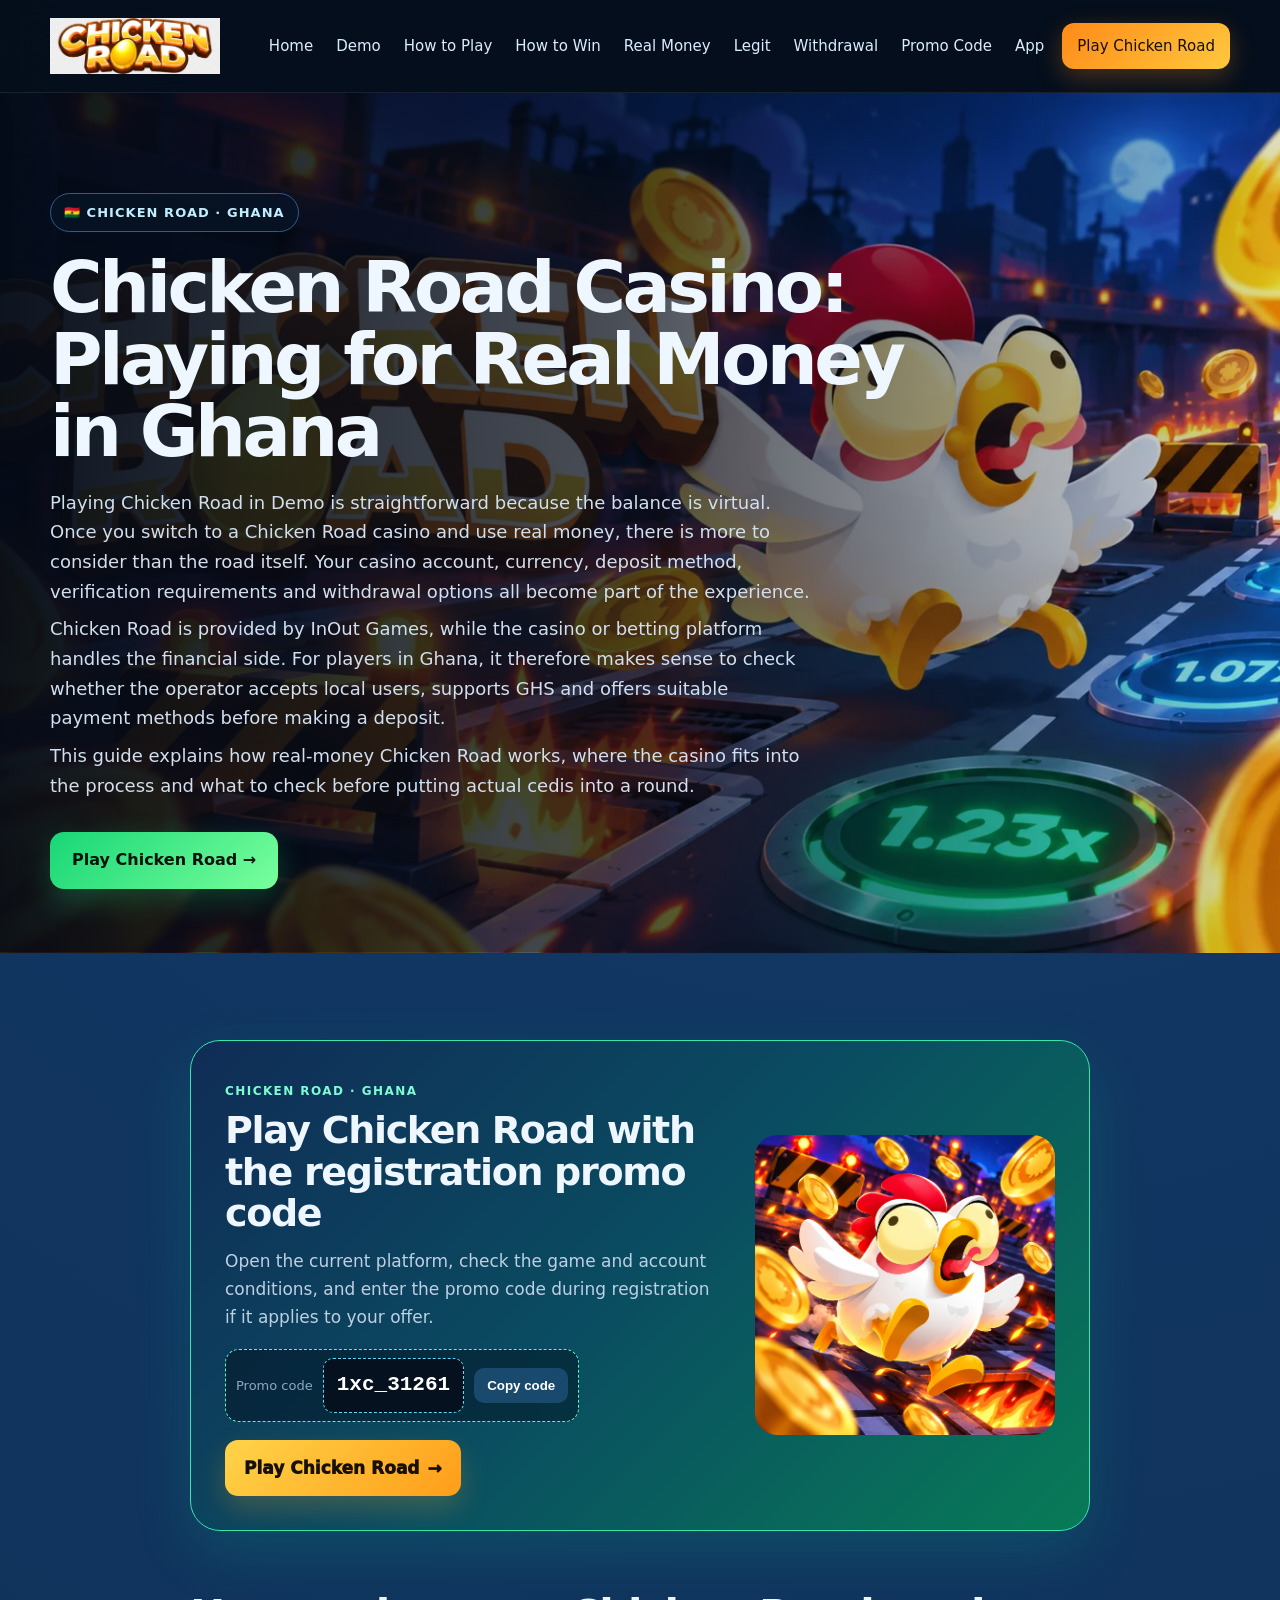
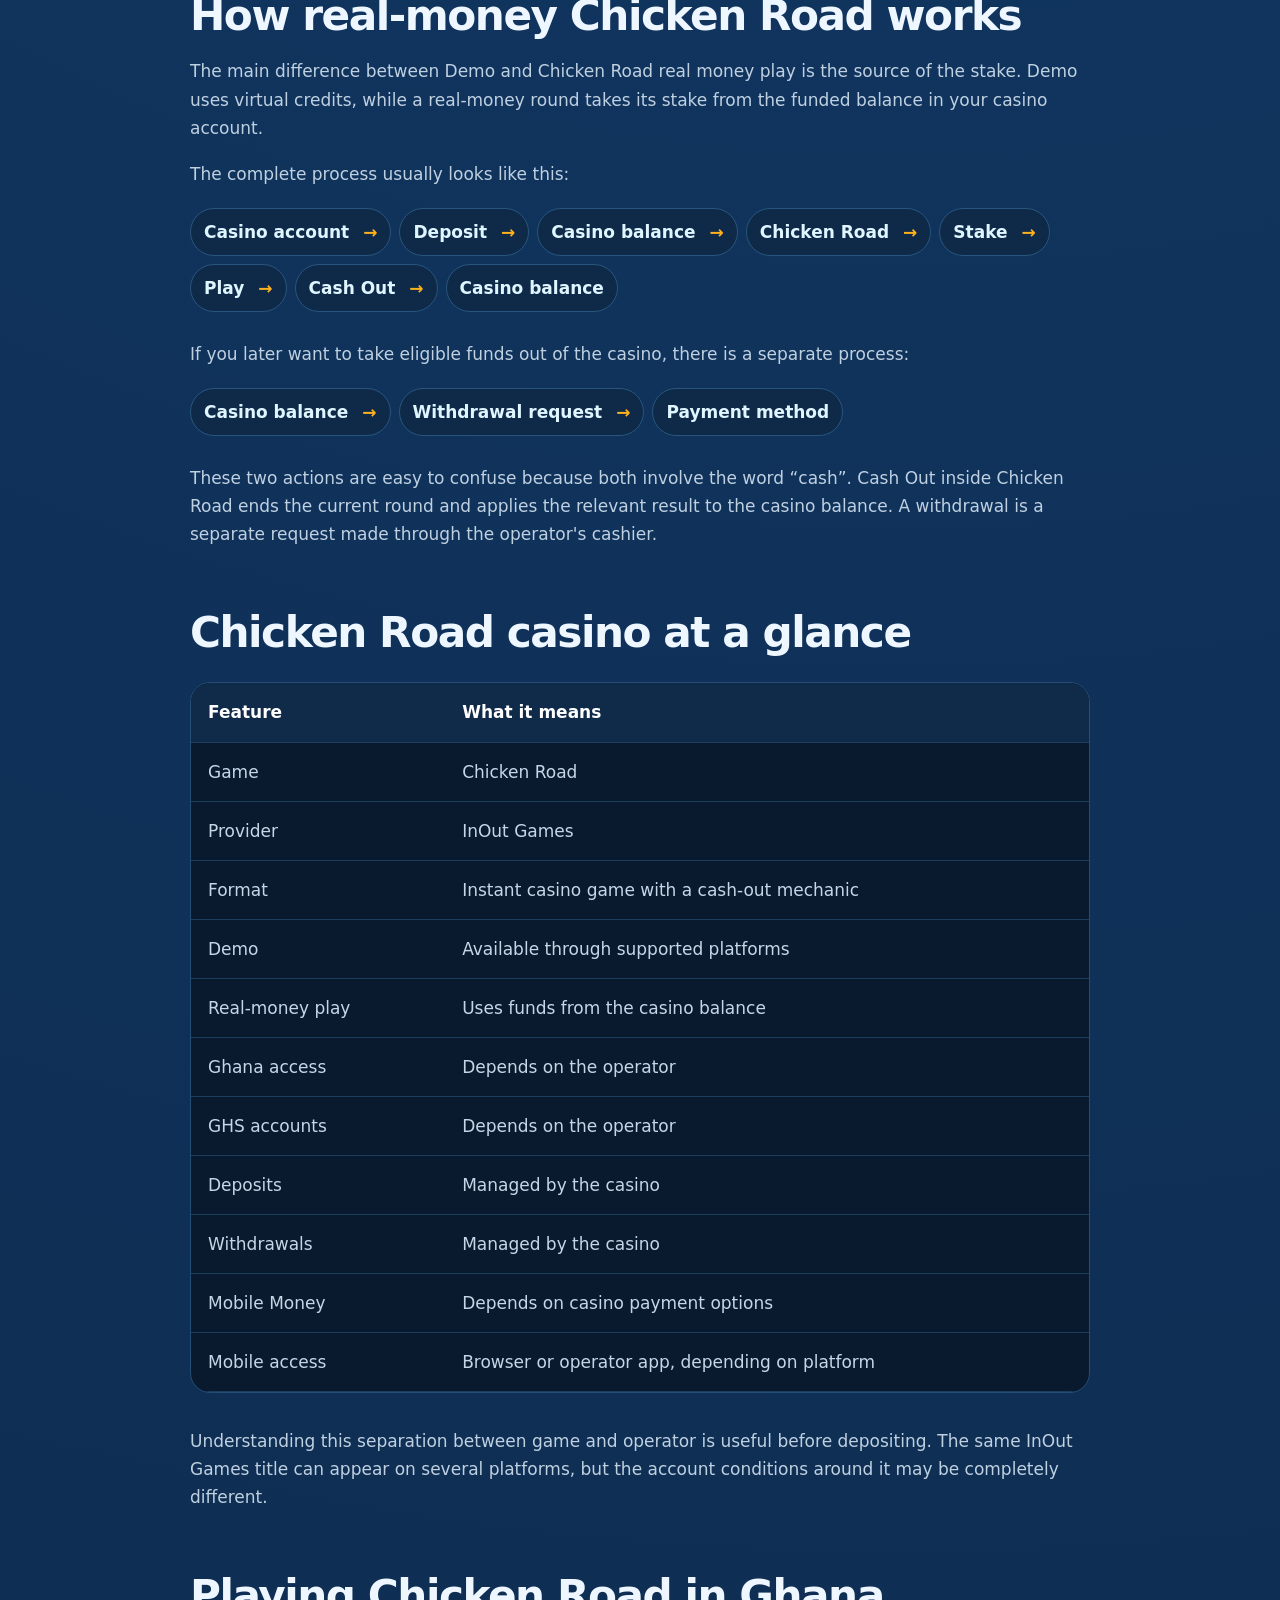
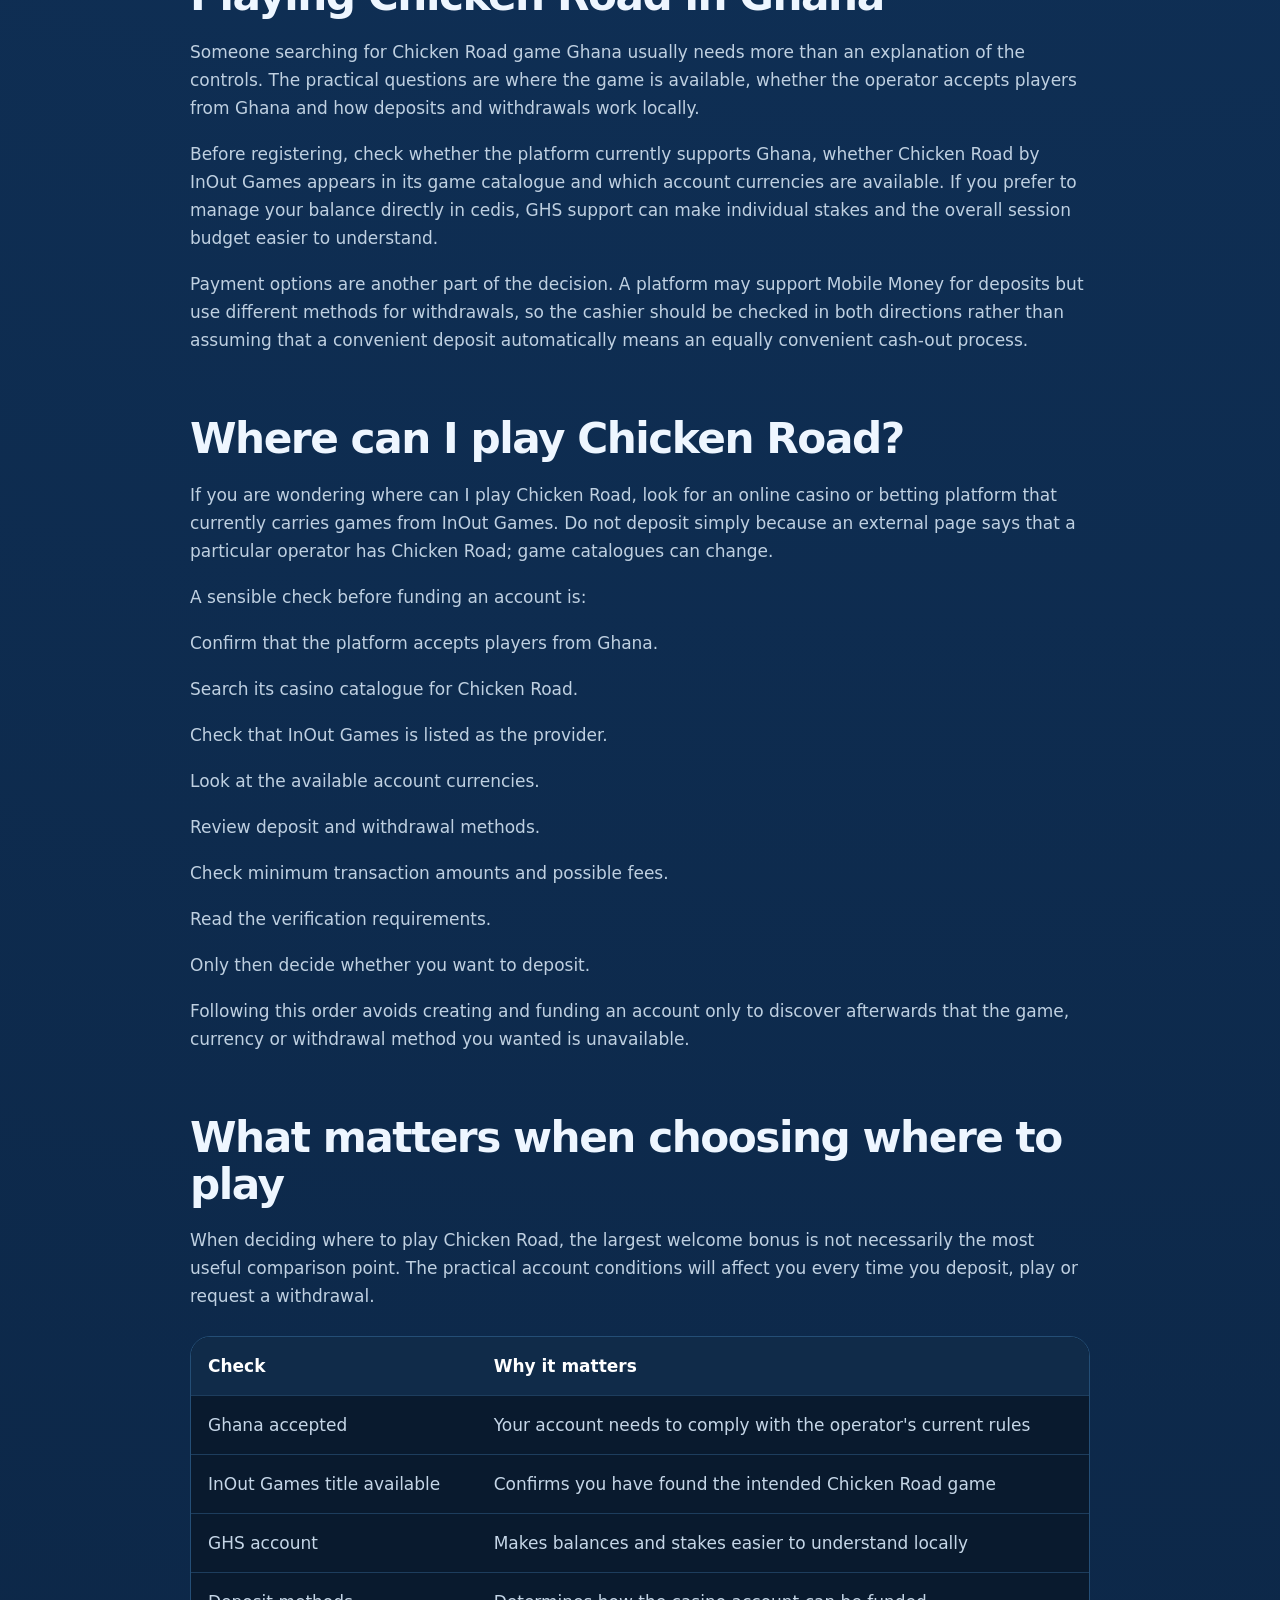
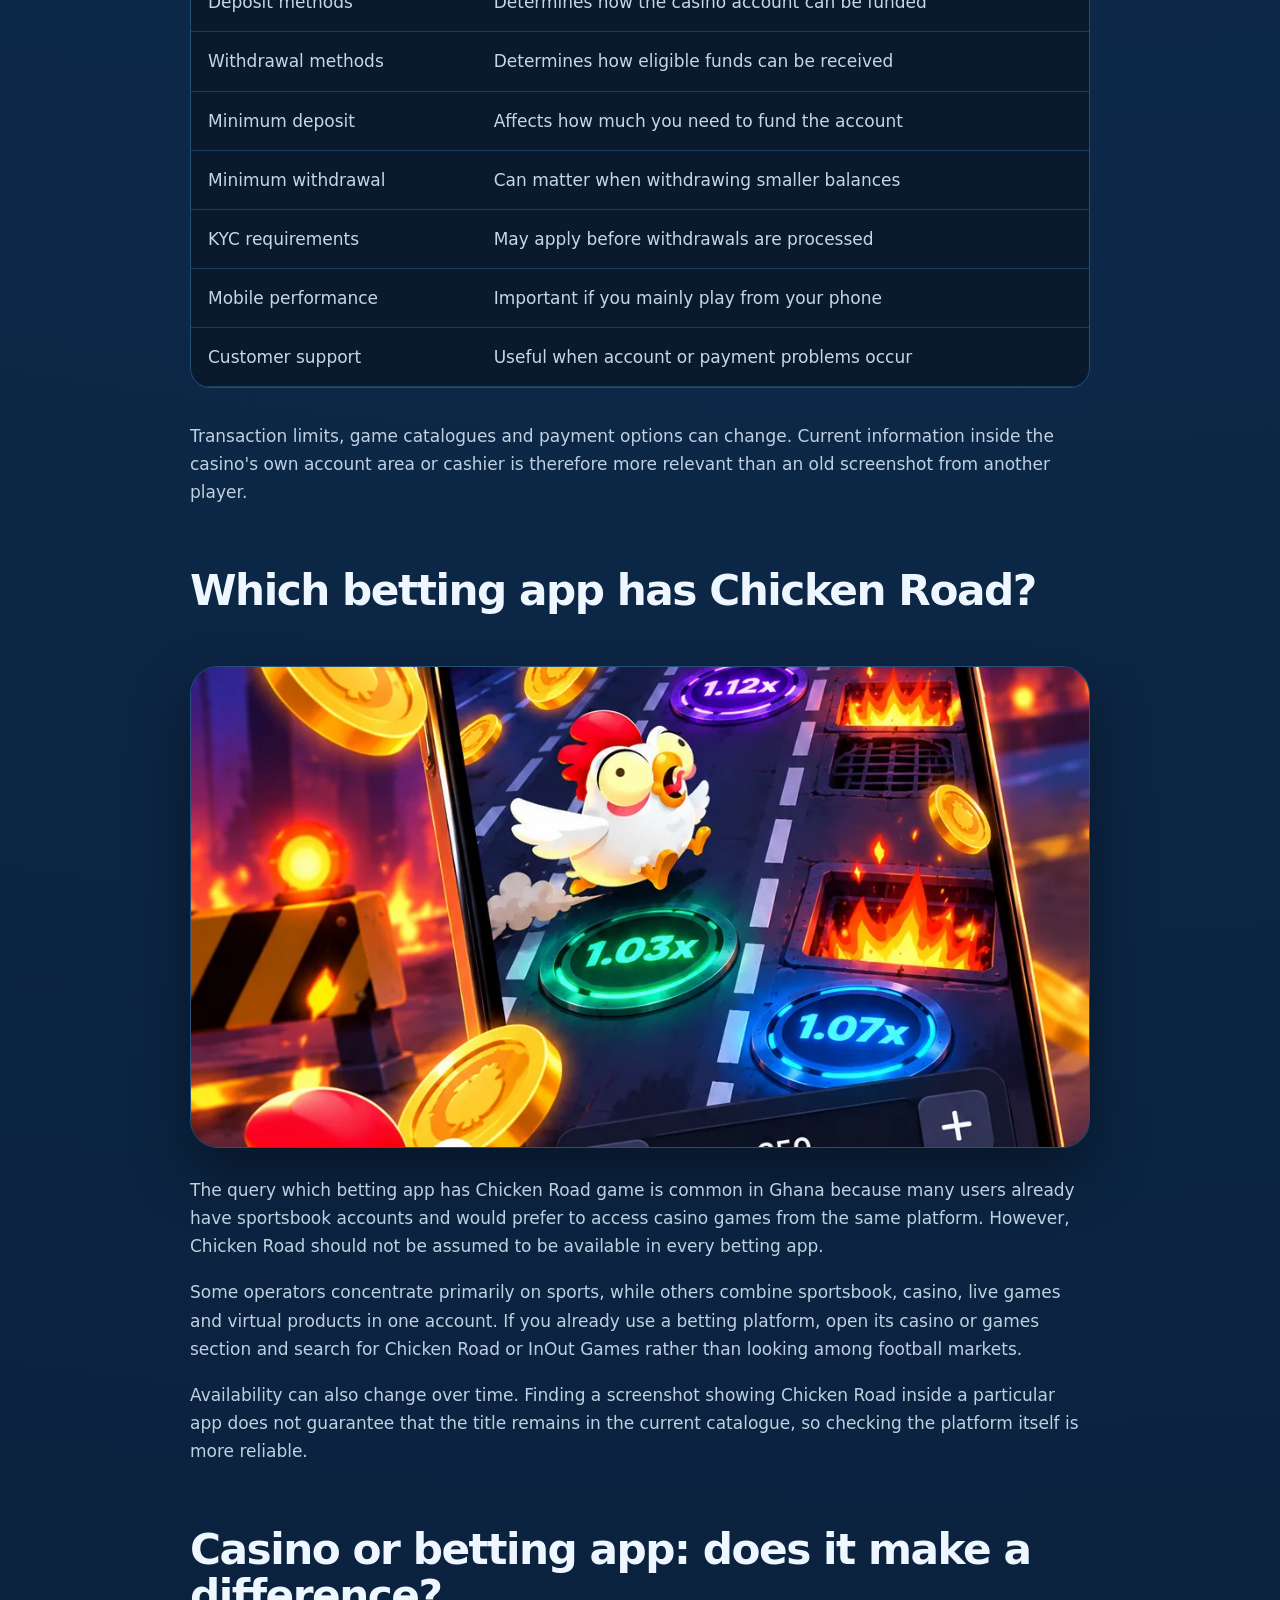
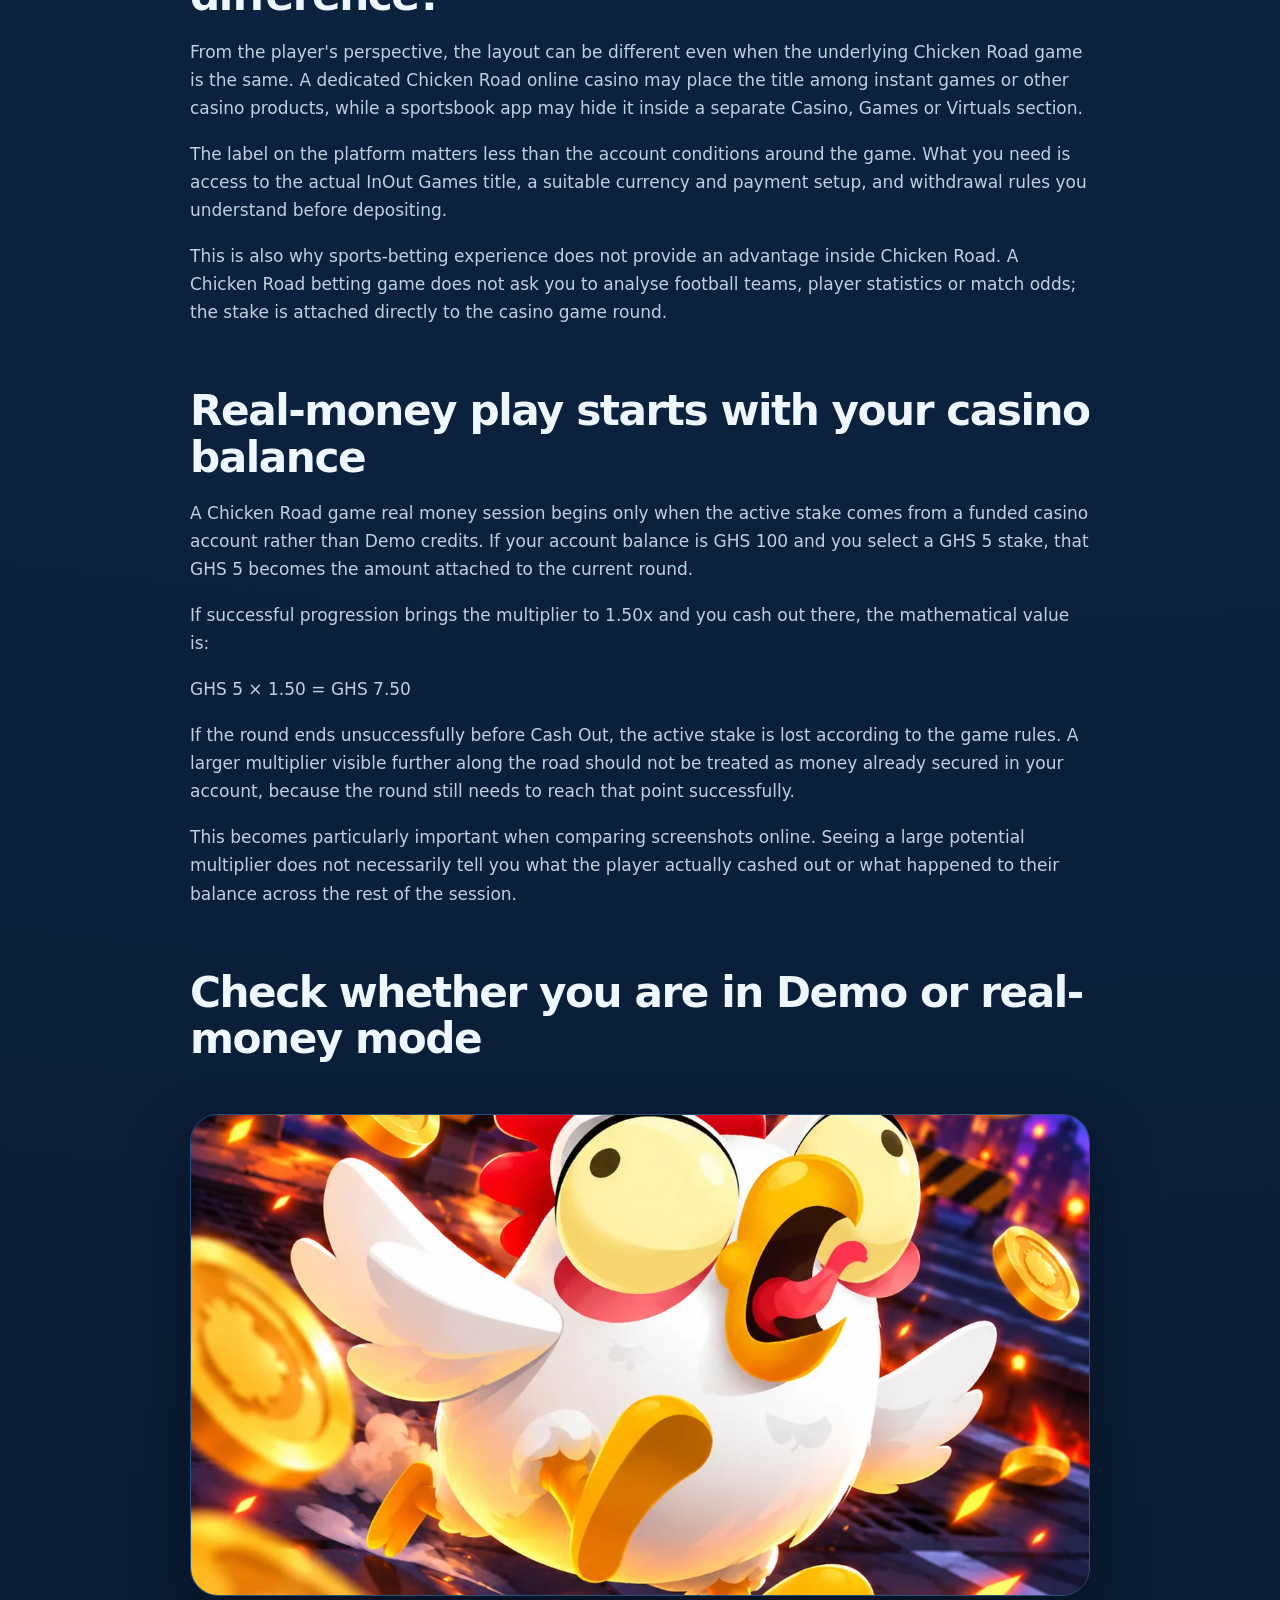
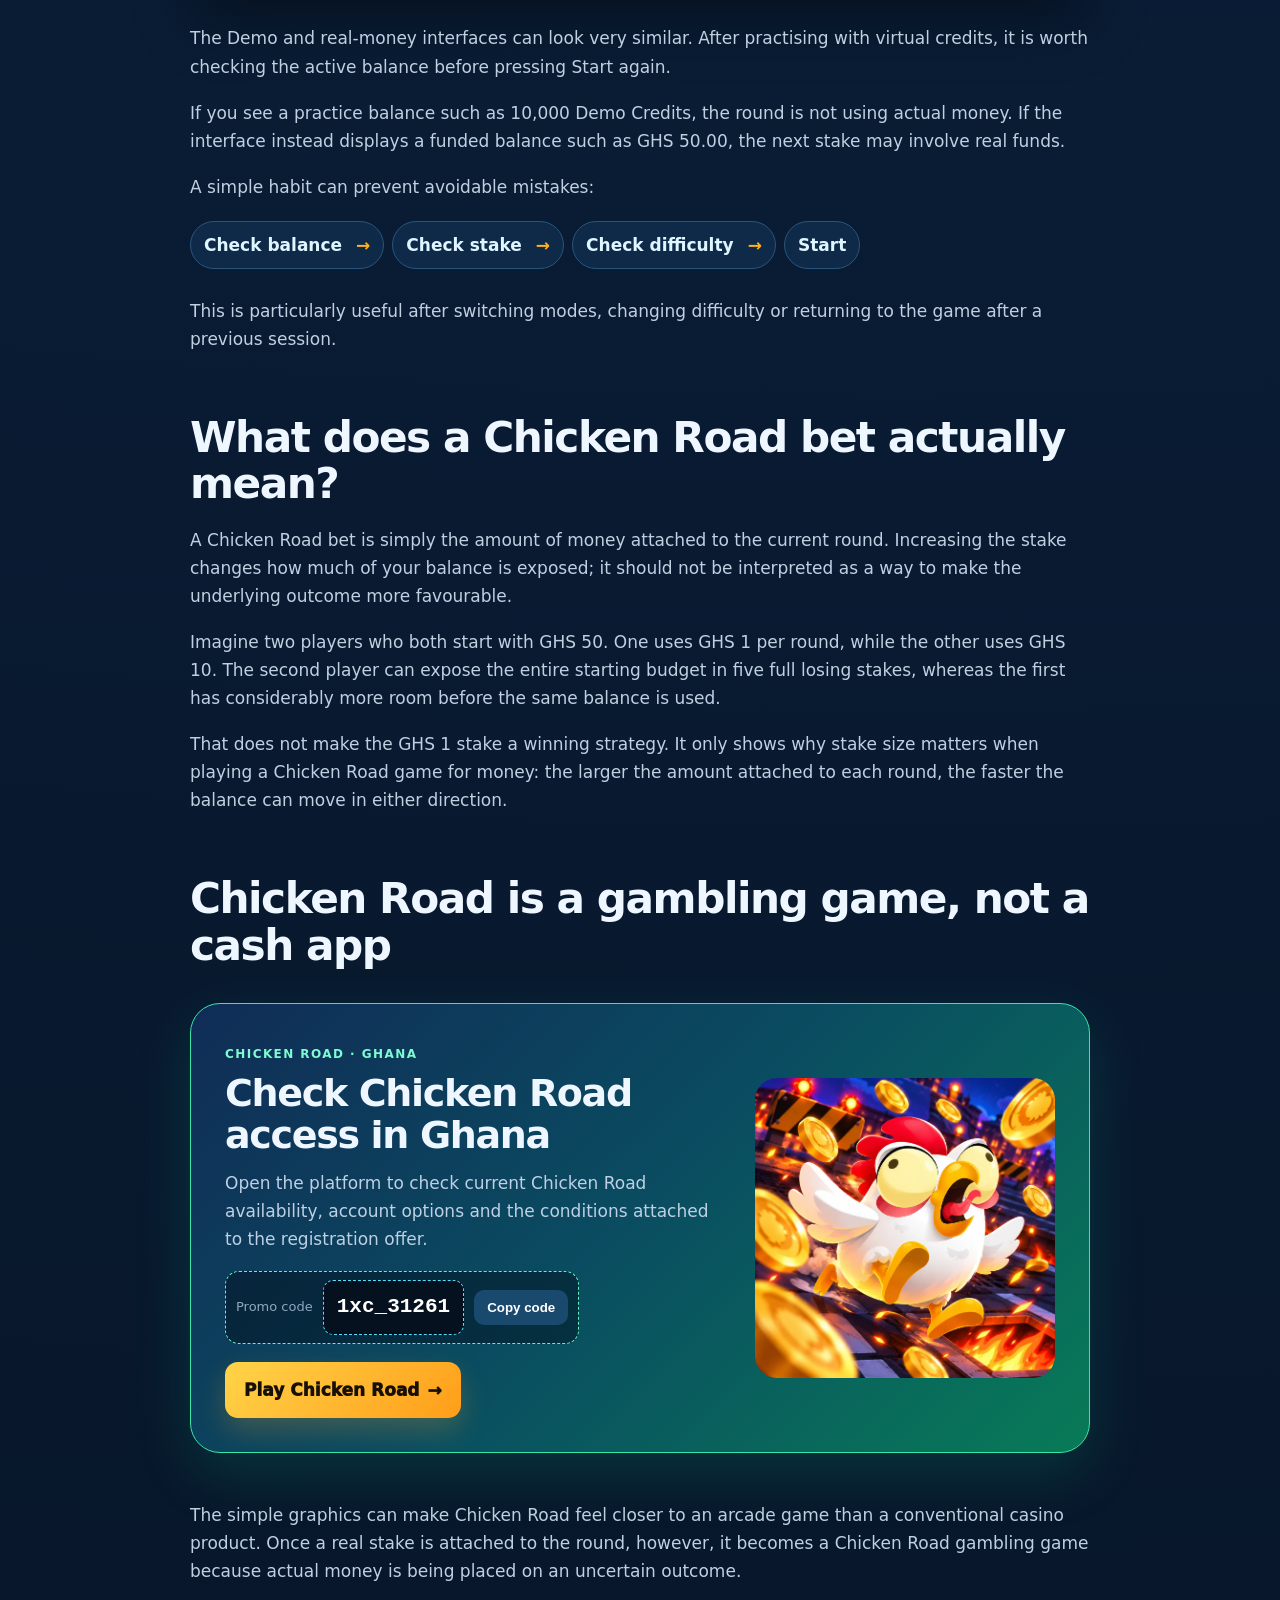
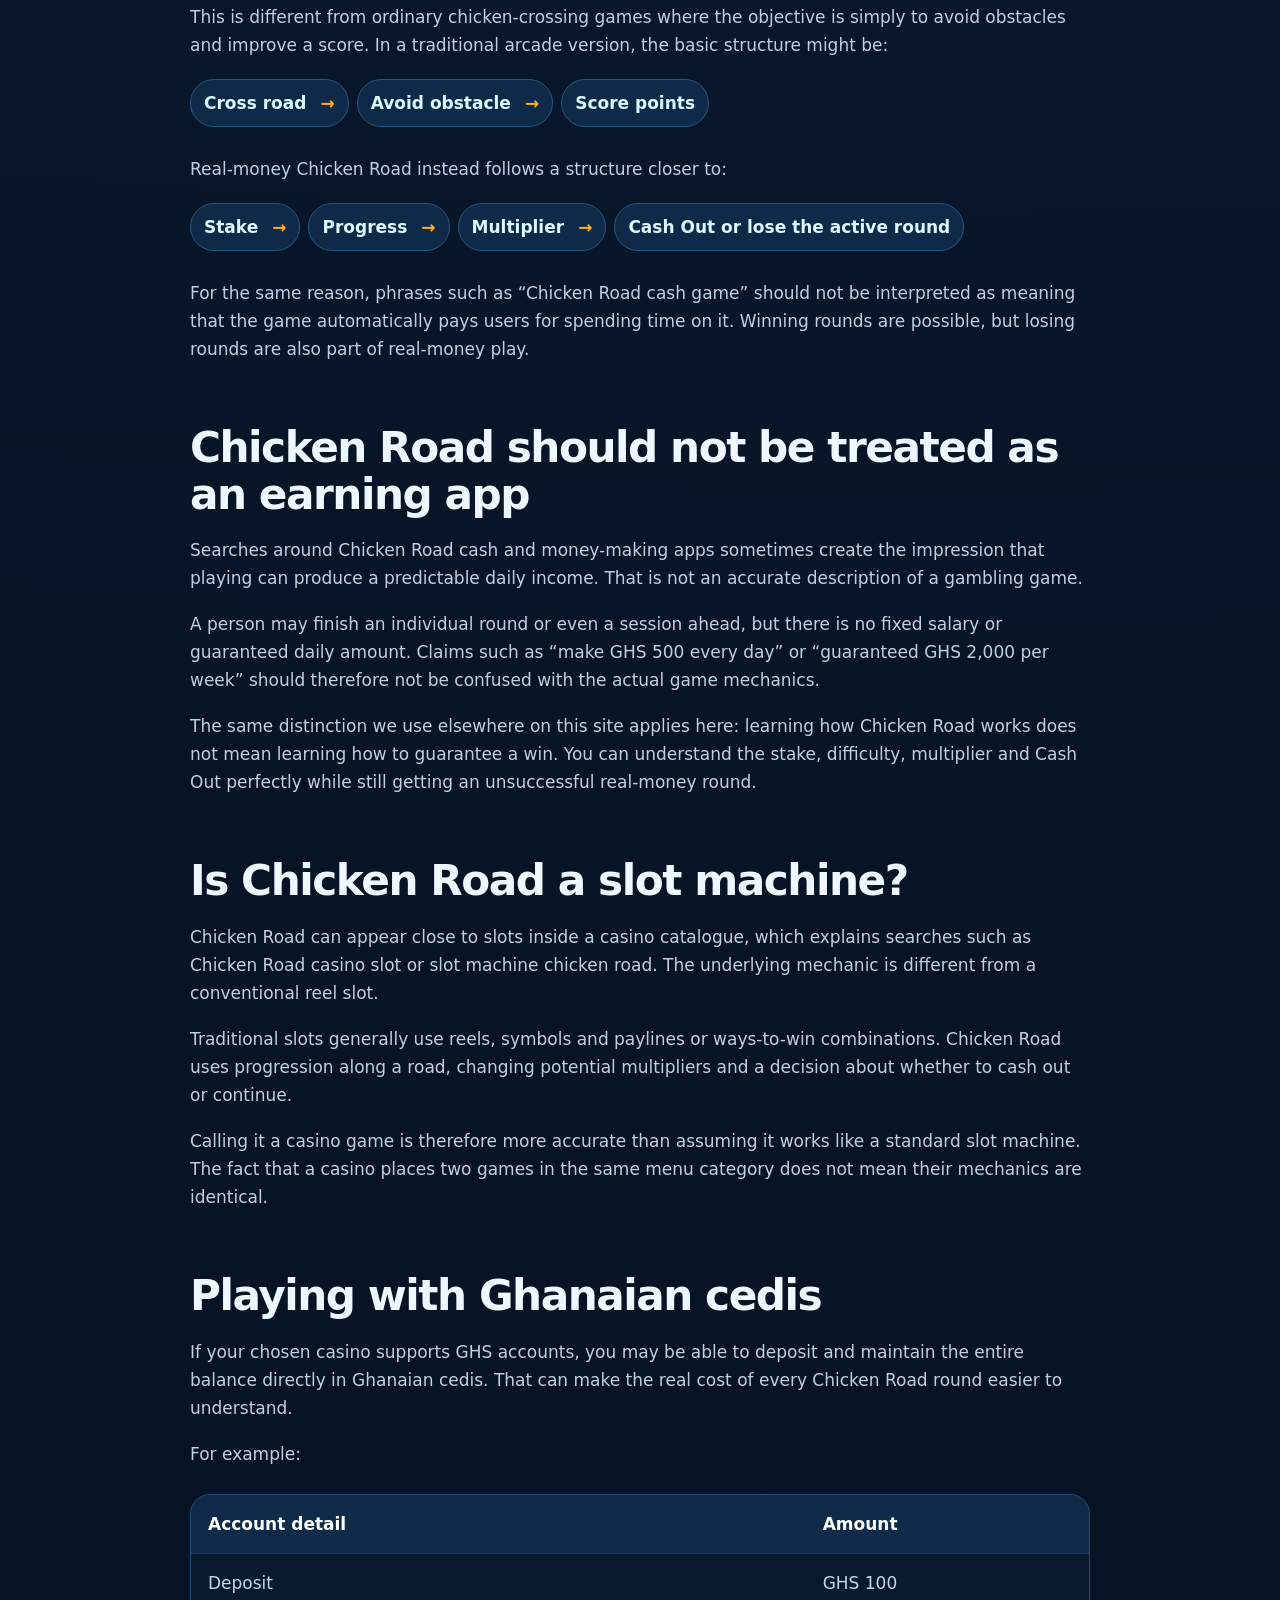
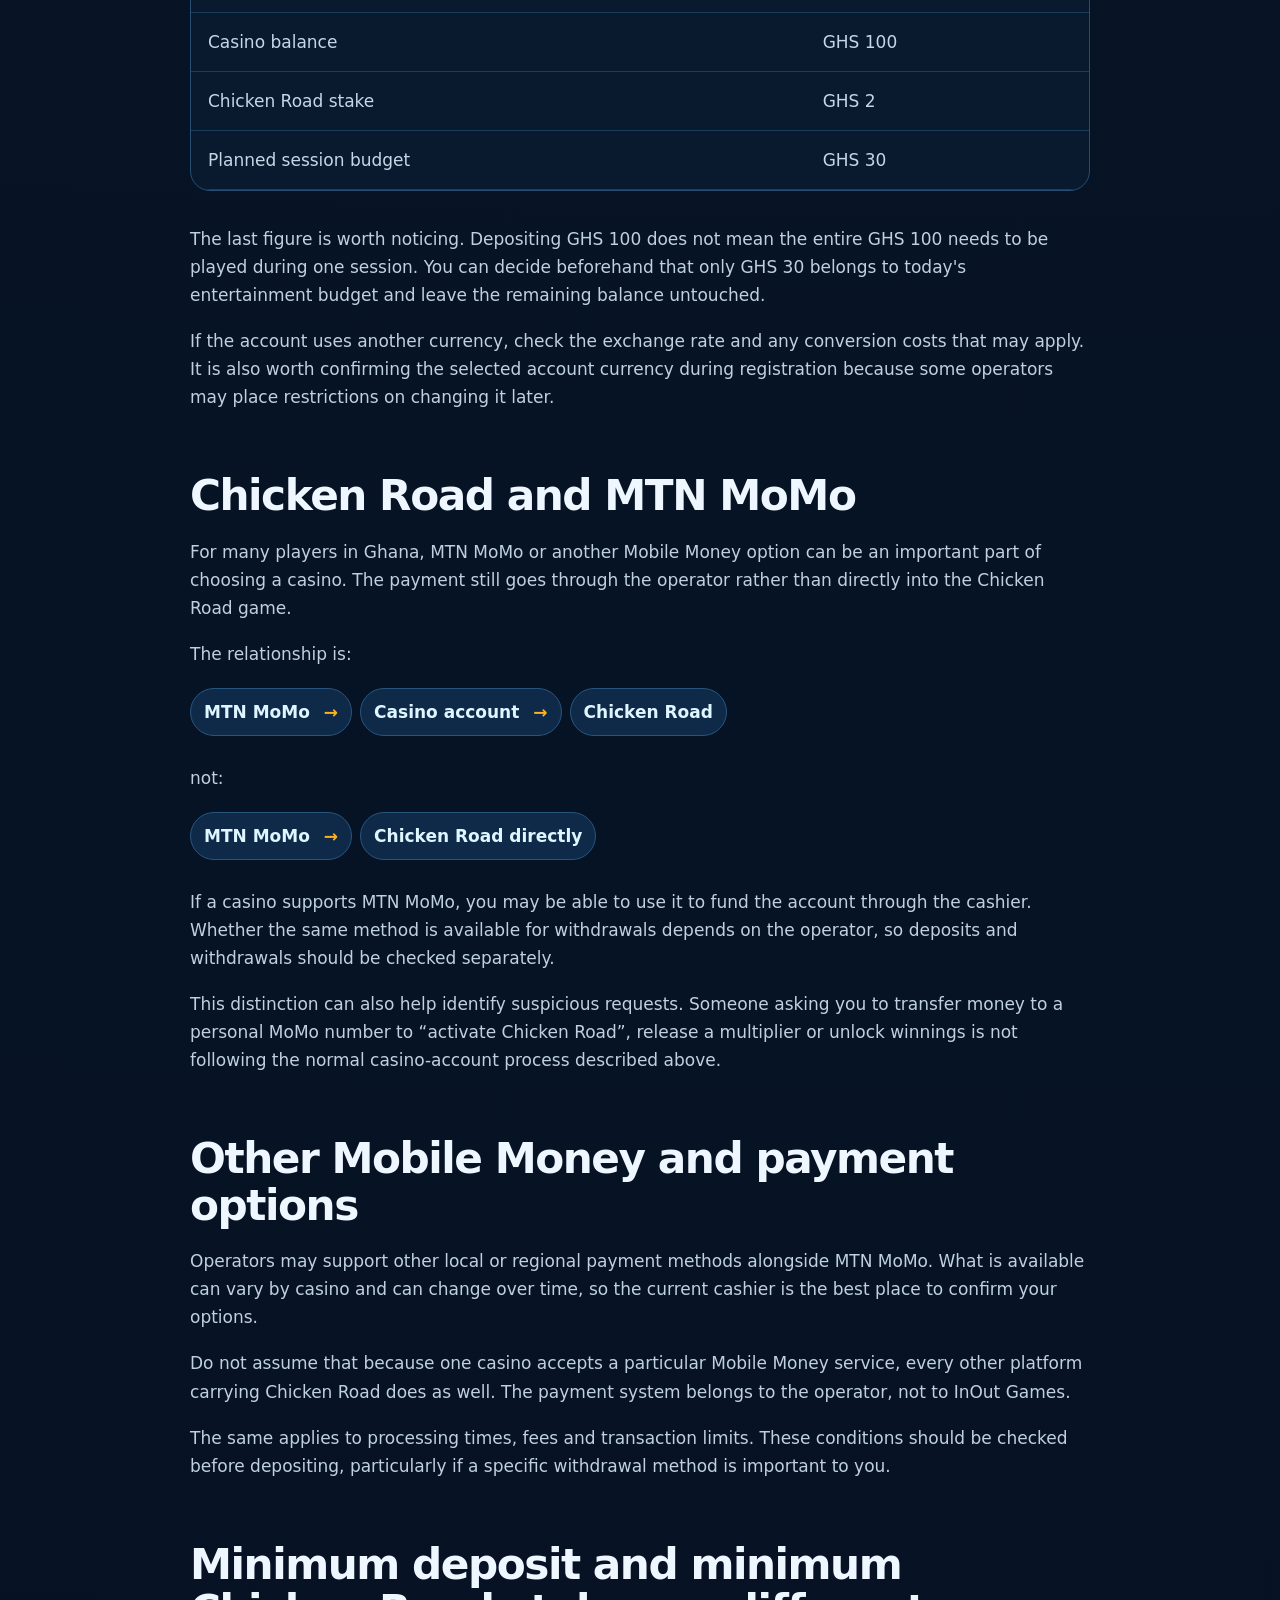
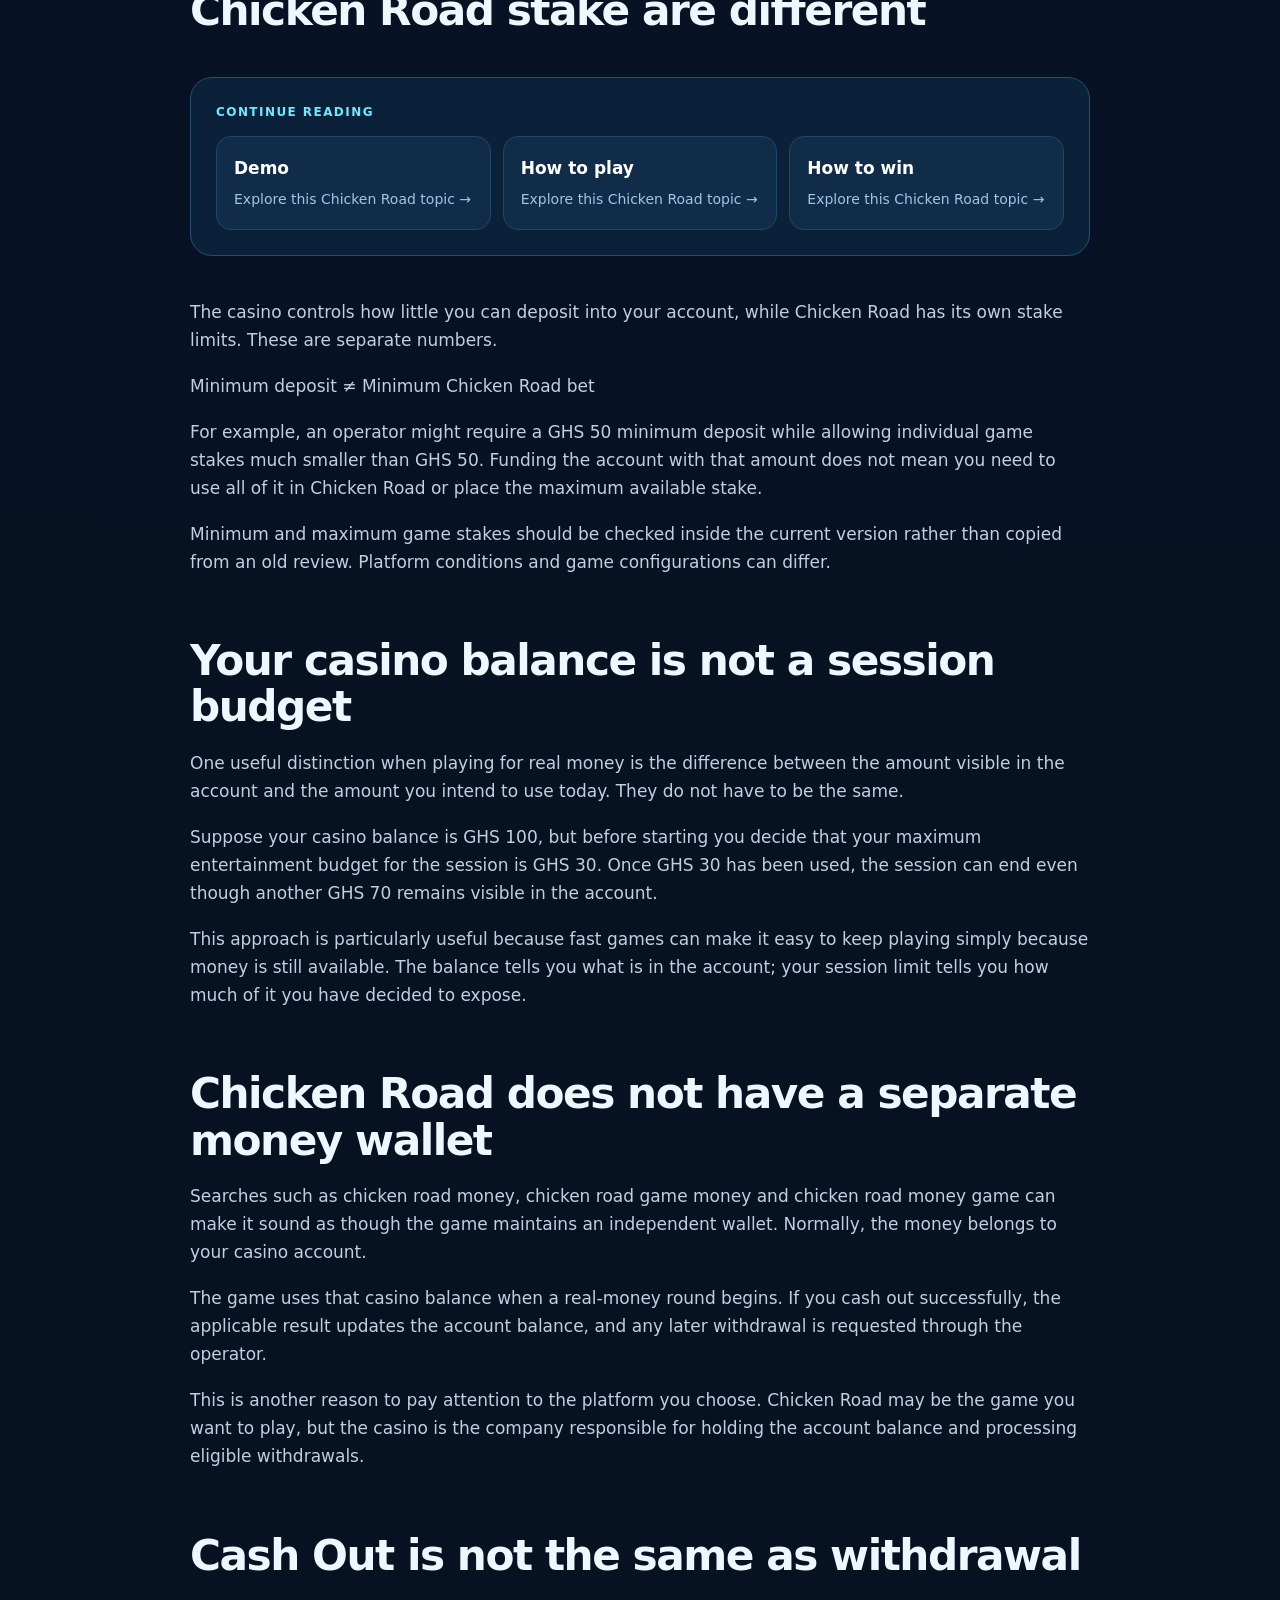
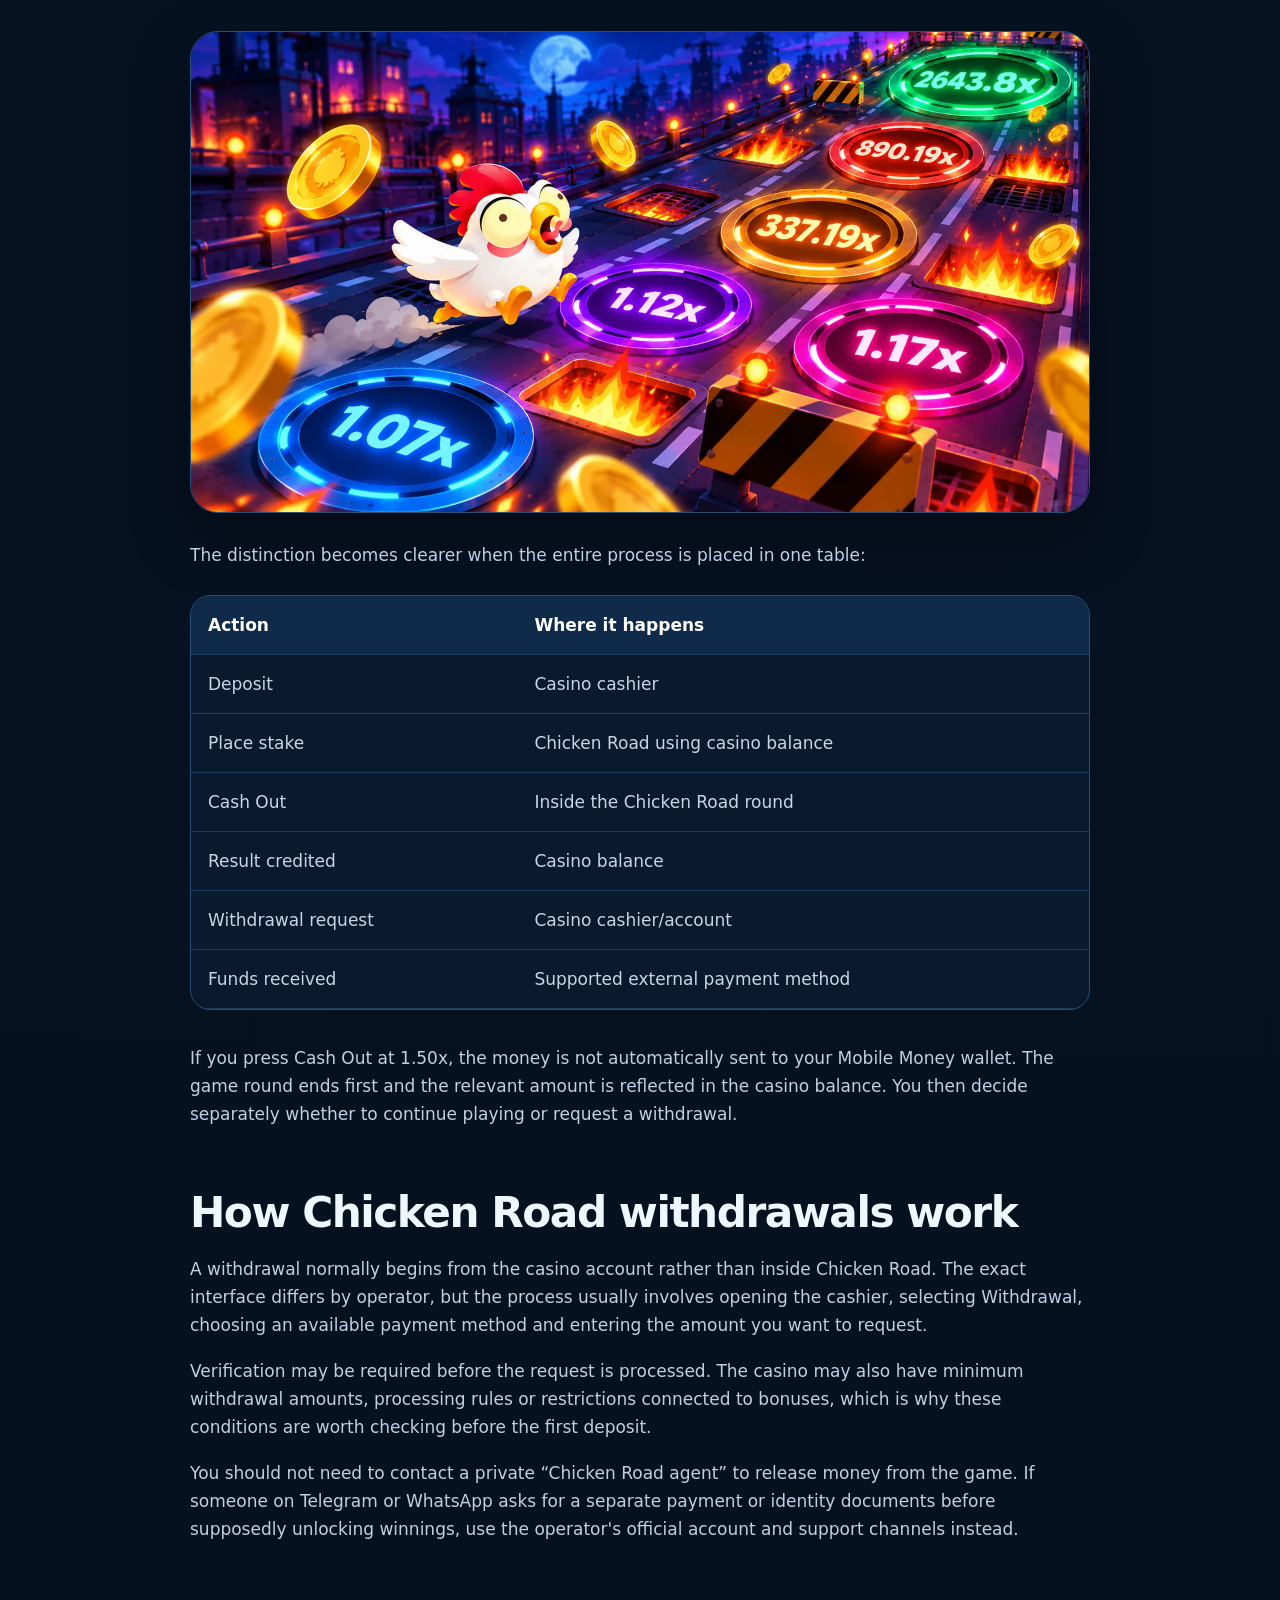
<file: chicken-road-real-money/index.html>
<!doctype html><html lang="en-GH"><head><meta charset="utf-8"><meta name="viewport" content="width=device-width,initial-scale=1"><meta name="google-site-verification" content="nFR4UAhQhfF3JEUqetZrmdI6Ak3MQ-NBLoJH2c6ciEM"><title>Chicken Road Casino Ghana: Play for Real Money Online</title><meta name="description" content="Find out how to play Chicken Road for real money in Ghana, what to check when choosing a casino or betting app, and how GHS and Mobile Money payments work."><link rel="canonical" href="https://duboiscentreghana.org/chicken-road-real-money/"><link rel="icon" href="/assets/favicon.ico"><link rel="stylesheet" href="/assets/style-final.css"></head><body><header class="top"><div class="wrap nav"><a class="brand" href="/"><img alt="Chicken Road" src="/assets/logo.webp"></a><nav class="desktop-nav"><a href="/">Home</a><a href="/chicken-road-demo/">Demo</a><a href="/how-to-play-chicken-road/">How to Play</a><a href="/how-to-win-chicken-road/">How to Win</a><a href="/chicken-road-real-money/">Real Money</a><a href="/is-chicken-road-legit/">Legit</a><a href="/chicken-road-withdrawal/">Withdrawal</a><a href="/chicken-road-promo-code/">Promo Code</a><a href="/chicken-road-app-download/">App</a><a class="play" href="/info/">Play Chicken Road</a></nav><button class="mobile-menu-toggle" type="button" aria-label="Open menu" aria-expanded="false" aria-controls="mobile-site-menu"><span></span><span></span><span></span></button><nav class="mobile-site-menu" id="mobile-site-menu" aria-label="Mobile navigation"><a href="/">Home page</a><a href="/chicken-road-demo/">Demo</a><a href="/how-to-play-chicken-road/">How to play</a><a href="/how-to-win-chicken-road/">How to win</a><a href="/chicken-road-real-money/">Real Money</a><a href="/is-chicken-road-legit/">Legit</a><a href="/chicken-road-withdrawal/">Withdrawal</a><a href="/chicken-road-promo-code/">Promo Code</a><a href="/chicken-road-app-download/">App</a><a class="mobile-play" href="/info/">Play Chicken Road</a></nav></div></header><main><section class="article-hero"><div class="article-hero-bg" style="background-image:linear-gradient(90deg,rgba(3,10,22,.96),rgba(3,10,22,.72) 48%,rgba(3,10,22,.12)),url('/assets/hero.webp')"></div><div class="wrap article-hero-inner"><span class="eyebrow">🇬🇭 CHICKEN ROAD · GHANA</span><h1>Chicken Road Casino: Playing for Real Money in Ghana</h1><div class="hero-text"><p>Playing Chicken Road in Demo is straightforward because the balance is virtual. Once you switch to a Chicken Road casino and use real money, there is more to consider than the road itself. Your casino account, currency, deposit method, verification requirements and withdrawal options all become part of the experience.</p><p>Chicken Road is provided by InOut Games, while the casino or betting platform handles the financial side. For players in Ghana, it therefore makes sense to check whether the operator accepts local users, supports GHS and offers suitable payment methods before making a deposit.</p><p>This guide explains how real-money Chicken Road works, where the casino fits into the process and what to check before putting actual cedis into a round.</p></div><a class="btn primary hero-ref" href="/info/">Play Chicken Road →</a></div></section><div class="wrap article-shell no-rail"><article class="article"><aside class="promo promo-bright"><div class="promo-copy"><span class="promo-kicker">CHICKEN ROAD · GHANA</span><h2>Play Chicken Road with the registration promo code</h2><p>Open the current platform, check the game and account conditions, and enter the promo code during registration if it applies to your offer.</p><div class="promo-code"><span>Promo code</span><strong>1xc_31261</strong><button data-copy="1xc_31261" type="button">Copy code</button></div></div><div class="promo-art"><img alt="Chicken Road" loading="lazy" src="/assets/chicken.webp"></div><a class="promo-btn" href="/info/">Play Chicken Road <span>→</span></a></aside><h2>How real-money Chicken Road works</h2><p>The main difference between Demo and Chicken Road real money play is the source of the stake. Demo uses virtual credits, while a real-money round takes its stake from the funded balance in your casino account.</p><p>The complete process usually looks like this:</p><div class="flow"><span>Casino account</span><span>Deposit</span><span>Casino balance</span><span>Chicken Road</span><span>Stake</span><span>Play</span><span>Cash Out</span><span>Casino balance</span></div><p>If you later want to take eligible funds out of the casino, there is a separate process:</p><div class="flow"><span>Casino balance</span><span>Withdrawal request</span><span>Payment method</span></div><p>These two actions are easy to confuse because both involve the word “cash”. Cash Out inside Chicken Road ends the current round and applies the relevant result to the casino balance. A withdrawal is a separate request made through the operator&#x27;s cashier.</p><h2>Chicken Road casino at a glance</h2><div class="table-wrap"><table><tr><th>Feature</th><th>What it means</th></tr><tr><td>Game</td><td>Chicken Road</td></tr><tr><td>Provider</td><td>InOut Games</td></tr><tr><td>Format</td><td>Instant casino game with a cash-out mechanic</td></tr><tr><td>Demo</td><td>Available through supported platforms</td></tr><tr><td>Real-money play</td><td>Uses funds from the casino balance</td></tr><tr><td>Ghana access</td><td>Depends on the operator</td></tr><tr><td>GHS accounts</td><td>Depends on the operator</td></tr><tr><td>Deposits</td><td>Managed by the casino</td></tr><tr><td>Withdrawals</td><td>Managed by the casino</td></tr><tr><td>Mobile Money</td><td>Depends on casino payment options</td></tr><tr><td>Mobile access</td><td>Browser or operator app, depending on platform</td></tr></table></div><p>Understanding this separation between game and operator is useful before depositing. The same InOut Games title can appear on several platforms, but the account conditions around it may be completely different.</p><h2>Playing Chicken Road in Ghana</h2><p>Someone searching for Chicken Road game Ghana usually needs more than an explanation of the controls. The practical questions are where the game is available, whether the operator accepts players from Ghana and how deposits and withdrawals work locally.</p><p>Before registering, check whether the platform currently supports Ghana, whether Chicken Road by InOut Games appears in its game catalogue and which account currencies are available. If you prefer to manage your balance directly in cedis, GHS support can make individual stakes and the overall session budget easier to understand.</p><p>Payment options are another part of the decision. A platform may support Mobile Money for deposits but use different methods for withdrawals, so the cashier should be checked in both directions rather than assuming that a convenient deposit automatically means an equally convenient cash-out process.</p><h2>Where can I play Chicken Road?</h2><p>If you are wondering where can I play Chicken Road, look for an online casino or betting platform that currently carries games from InOut Games. Do not deposit simply because an external page says that a particular operator has Chicken Road; game catalogues can change.</p><p>A sensible check before funding an account is:</p><p>Confirm that the platform accepts players from Ghana.</p><p>Search its casino catalogue for Chicken Road.</p><p>Check that InOut Games is listed as the provider.</p><p>Look at the available account currencies.</p><p>Review deposit and withdrawal methods.</p><p>Check minimum transaction amounts and possible fees.</p><p>Read the verification requirements.</p><p>Only then decide whether you want to deposit.</p><p>Following this order avoids creating and funding an account only to discover afterwards that the game, currency or withdrawal method you wanted is unavailable.</p><h2>What matters when choosing where to play</h2><p>When deciding where to play Chicken Road, the largest welcome bonus is not necessarily the most useful comparison point. The practical account conditions will affect you every time you deposit, play or request a withdrawal.</p><div class="table-wrap"><table><tr><th>Check</th><th>Why it matters</th></tr><tr><td>Ghana accepted</td><td>Your account needs to comply with the operator&#x27;s current rules</td></tr><tr><td>InOut Games title available</td><td>Confirms you have found the intended Chicken Road game</td></tr><tr><td>GHS account</td><td>Makes balances and stakes easier to understand locally</td></tr><tr><td>Deposit methods</td><td>Determines how the casino account can be funded</td></tr><tr><td>Withdrawal methods</td><td>Determines how eligible funds can be received</td></tr><tr><td>Minimum deposit</td><td>Affects how much you need to fund the account</td></tr><tr><td>Minimum withdrawal</td><td>Can matter when withdrawing smaller balances</td></tr><tr><td>KYC requirements</td><td>May apply before withdrawals are processed</td></tr><tr><td>Mobile performance</td><td>Important if you mainly play from your phone</td></tr><tr><td>Customer support</td><td>Useful when account or payment problems occur</td></tr></table></div><p>Transaction limits, game catalogues and payment options can change. Current information inside the casino&#x27;s own account area or cashier is therefore more relevant than an old screenshot from another player.</p><h2>Which betting app has Chicken Road?</h2><figure class="content-image"><img src="/assets/mobile.webp" alt="Which betting app has Chicken Road?" loading="lazy"></figure><p>The query which betting app has Chicken Road game is common in Ghana because many users already have sportsbook accounts and would prefer to access casino games from the same platform. However, Chicken Road should not be assumed to be available in every betting app.</p><p>Some operators concentrate primarily on sports, while others combine sportsbook, casino, live games and virtual products in one account. If you already use a betting platform, open its casino or games section and search for Chicken Road or InOut Games rather than looking among football markets.</p><p>Availability can also change over time. Finding a screenshot showing Chicken Road inside a particular app does not guarantee that the title remains in the current catalogue, so checking the platform itself is more reliable.</p><h2>Casino or betting app: does it make a difference?</h2><p>From the player&#x27;s perspective, the layout can be different even when the underlying Chicken Road game is the same. A dedicated Chicken Road online casino may place the title among instant games or other casino products, while a sportsbook app may hide it inside a separate Casino, Games or Virtuals section.</p><p>The label on the platform matters less than the account conditions around the game. What you need is access to the actual InOut Games title, a suitable currency and payment setup, and withdrawal rules you understand before depositing.</p><p>This is also why sports-betting experience does not provide an advantage inside Chicken Road. A Chicken Road betting game does not ask you to analyse football teams, player statistics or match odds; the stake is attached directly to the casino game round.</p><h2>Real-money play starts with your casino balance</h2><p>A Chicken Road game real money session begins only when the active stake comes from a funded casino account rather than Demo credits. If your account balance is GHS 100 and you select a GHS 5 stake, that GHS 5 becomes the amount attached to the current round.</p><p>If successful progression brings the multiplier to 1.50x and you cash out there, the mathematical value is:</p><p>GHS 5 × 1.50 = GHS 7.50</p><p>If the round ends unsuccessfully before Cash Out, the active stake is lost according to the game rules. A larger multiplier visible further along the road should not be treated as money already secured in your account, because the round still needs to reach that point successfully.</p><p>This becomes particularly important when comparing screenshots online. Seeing a large potential multiplier does not necessarily tell you what the player actually cashed out or what happened to their balance across the rest of the session.</p><h2>Check whether you are in Demo or real-money mode</h2><figure class="content-image"><img src="/assets/chicken.webp" alt="Check whether you are in Demo or real-money mode" loading="lazy"></figure><p>The Demo and real-money interfaces can look very similar. After practising with virtual credits, it is worth checking the active balance before pressing Start again.</p><p>If you see a practice balance such as 10,000 Demo Credits, the round is not using actual money. If the interface instead displays a funded balance such as GHS 50.00, the next stake may involve real funds.</p><p>A simple habit can prevent avoidable mistakes:</p><div class="flow"><span>Check balance</span><span>Check stake</span><span>Check difficulty</span><span>Start</span></div><p>This is particularly useful after switching modes, changing difficulty or returning to the game after a previous session.</p><h2>What does a Chicken Road bet actually mean?</h2><p>A Chicken Road bet is simply the amount of money attached to the current round. Increasing the stake changes how much of your balance is exposed; it should not be interpreted as a way to make the underlying outcome more favourable.</p><p>Imagine two players who both start with GHS 50. One uses GHS 1 per round, while the other uses GHS 10. The second player can expose the entire starting budget in five full losing stakes, whereas the first has considerably more room before the same balance is used.</p><p>That does not make the GHS 1 stake a winning strategy. It only shows why stake size matters when playing a Chicken Road game for money: the larger the amount attached to each round, the faster the balance can move in either direction.</p><h2>Chicken Road is a gambling game, not a cash app</h2><aside class="promo promo-bright"><div class="promo-copy"><span class="promo-kicker">CHICKEN ROAD · GHANA</span><h2>Check Chicken Road access in Ghana</h2><p>Open the platform to check current Chicken Road availability, account options and the conditions attached to the registration offer.</p><div class="promo-code"><span>Promo code</span><strong>1xc_31261</strong><button data-copy="1xc_31261" type="button">Copy code</button></div></div><div class="promo-art"><img alt="Chicken Road" loading="lazy" src="/assets/chicken.webp"></div><a class="promo-btn" href="/info/">Play Chicken Road <span>→</span></a></aside><p>The simple graphics can make Chicken Road feel closer to an arcade game than a conventional casino product. Once a real stake is attached to the round, however, it becomes a Chicken Road gambling game because actual money is being placed on an uncertain outcome.</p><p>This is different from ordinary chicken-crossing games where the objective is simply to avoid obstacles and improve a score. In a traditional arcade version, the basic structure might be:</p><div class="flow"><span>Cross road</span><span>Avoid obstacle</span><span>Score points</span></div><p>Real-money Chicken Road instead follows a structure closer to:</p><div class="flow"><span>Stake</span><span>Progress</span><span>Multiplier</span><span>Cash Out or lose the active round</span></div><p>For the same reason, phrases such as “Chicken Road cash game” should not be interpreted as meaning that the game automatically pays users for spending time on it. Winning rounds are possible, but losing rounds are also part of real-money play.</p><h2>Chicken Road should not be treated as an earning app</h2><p>Searches around Chicken Road cash and money-making apps sometimes create the impression that playing can produce a predictable daily income. That is not an accurate description of a gambling game.</p><p>A person may finish an individual round or even a session ahead, but there is no fixed salary or guaranteed daily amount. Claims such as “make GHS 500 every day” or “guaranteed GHS 2,000 per week” should therefore not be confused with the actual game mechanics.</p><p>The same distinction we use elsewhere on this site applies here: learning how Chicken Road works does not mean learning how to guarantee a win. You can understand the stake, difficulty, multiplier and Cash Out perfectly while still getting an unsuccessful real-money round.</p><h2>Is Chicken Road a slot machine?</h2><p>Chicken Road can appear close to slots inside a casino catalogue, which explains searches such as Chicken Road casino slot or slot machine chicken road. The underlying mechanic is different from a conventional reel slot.</p><p>Traditional slots generally use reels, symbols and paylines or ways-to-win combinations. Chicken Road uses progression along a road, changing potential multipliers and a decision about whether to cash out or continue.</p><p>Calling it a casino game is therefore more accurate than assuming it works like a standard slot machine. The fact that a casino places two games in the same menu category does not mean their mechanics are identical.</p><h2>Playing with Ghanaian cedis</h2><p>If your chosen casino supports GHS accounts, you may be able to deposit and maintain the entire balance directly in Ghanaian cedis. That can make the real cost of every Chicken Road round easier to understand.</p><p>For example:</p><div class="table-wrap"><table><tr><th>Account detail</th><th>Amount</th></tr><tr><td>Deposit</td><td>GHS 100</td></tr><tr><td>Casino balance</td><td>GHS 100</td></tr><tr><td>Chicken Road stake</td><td>GHS 2</td></tr><tr><td>Planned session budget</td><td>GHS 30</td></tr></table></div><p>The last figure is worth noticing. Depositing GHS 100 does not mean the entire GHS 100 needs to be played during one session. You can decide beforehand that only GHS 30 belongs to today&#x27;s entertainment budget and leave the remaining balance untouched.</p><p>If the account uses another currency, check the exchange rate and any conversion costs that may apply. It is also worth confirming the selected account currency during registration because some operators may place restrictions on changing it later.</p><h2>Chicken Road and MTN MoMo</h2><p>For many players in Ghana, MTN MoMo or another Mobile Money option can be an important part of choosing a casino. The payment still goes through the operator rather than directly into the Chicken Road game.</p><p>The relationship is:</p><div class="flow"><span>MTN MoMo</span><span>Casino account</span><span>Chicken Road</span></div><p>not:</p><div class="flow"><span>MTN MoMo</span><span>Chicken Road directly</span></div><p>If a casino supports MTN MoMo, you may be able to use it to fund the account through the cashier. Whether the same method is available for withdrawals depends on the operator, so deposits and withdrawals should be checked separately.</p><p>This distinction can also help identify suspicious requests. Someone asking you to transfer money to a personal MoMo number to “activate Chicken Road”, release a multiplier or unlock winnings is not following the normal casino-account process described above.</p><h2>Other Mobile Money and payment options</h2><p>Operators may support other local or regional payment methods alongside MTN MoMo. What is available can vary by casino and can change over time, so the current cashier is the best place to confirm your options.</p><p>Do not assume that because one casino accepts a particular Mobile Money service, every other platform carrying Chicken Road does as well. The payment system belongs to the operator, not to InOut Games.</p><p>The same applies to processing times, fees and transaction limits. These conditions should be checked before depositing, particularly if a specific withdrawal method is important to you.</p><h2>Minimum deposit and minimum Chicken Road stake are different</h2><aside class="related"><span class="related-label">Continue reading</span><div class="related-grid"><a href="/chicken-road-demo/"><strong>Demo</strong><span>Explore this Chicken Road topic →</span></a><a href="/how-to-play-chicken-road/"><strong>How to play</strong><span>Explore this Chicken Road topic →</span></a><a href="/how-to-win-chicken-road/"><strong>How to win</strong><span>Explore this Chicken Road topic →</span></a></div></aside><p>The casino controls how little you can deposit into your account, while Chicken Road has its own stake limits. These are separate numbers.</p><p>Minimum deposit ≠ Minimum Chicken Road bet</p><p>For example, an operator might require a GHS 50 minimum deposit while allowing individual game stakes much smaller than GHS 50. Funding the account with that amount does not mean you need to use all of it in Chicken Road or place the maximum available stake.</p><p>Minimum and maximum game stakes should be checked inside the current version rather than copied from an old review. Platform conditions and game configurations can differ.</p><h2>Your casino balance is not a session budget</h2><p>One useful distinction when playing for real money is the difference between the amount visible in the account and the amount you intend to use today. They do not have to be the same.</p><p>Suppose your casino balance is GHS 100, but before starting you decide that your maximum entertainment budget for the session is GHS 30. Once GHS 30 has been used, the session can end even though another GHS 70 remains visible in the account.</p><p>This approach is particularly useful because fast games can make it easy to keep playing simply because money is still available. The balance tells you what is in the account; your session limit tells you how much of it you have decided to expose.</p><h2>Chicken Road does not have a separate money wallet</h2><p>Searches such as chicken road money, chicken road game money and chicken road money game can make it sound as though the game maintains an independent wallet. Normally, the money belongs to your casino account.</p><p>The game uses that casino balance when a real-money round begins. If you cash out successfully, the applicable result updates the account balance, and any later withdrawal is requested through the operator.</p><p>This is another reason to pay attention to the platform you choose. Chicken Road may be the game you want to play, but the casino is the company responsible for holding the account balance and processing eligible withdrawals.</p><h2>Cash Out is not the same as withdrawal</h2><figure class="content-image"><img src="/assets/high-multiplier.webp" alt="Cash Out is not the same as withdrawal" loading="lazy"></figure><p>The distinction becomes clearer when the entire process is placed in one table:</p><div class="table-wrap"><table><tr><th>Action</th><th>Where it happens</th></tr><tr><td>Deposit</td><td>Casino cashier</td></tr><tr><td>Place stake</td><td>Chicken Road using casino balance</td></tr><tr><td>Cash Out</td><td>Inside the Chicken Road round</td></tr><tr><td>Result credited</td><td>Casino balance</td></tr><tr><td>Withdrawal request</td><td>Casino cashier/account</td></tr><tr><td>Funds received</td><td>Supported external payment method</td></tr></table></div><p>If you press Cash Out at 1.50x, the money is not automatically sent to your Mobile Money wallet. The game round ends first and the relevant amount is reflected in the casino balance. You then decide separately whether to continue playing or request a withdrawal.</p><h2>How Chicken Road withdrawals work</h2><p>A withdrawal normally begins from the casino account rather than inside Chicken Road. The exact interface differs by operator, but the process usually involves opening the cashier, selecting Withdrawal, choosing an available payment method and entering the amount you want to request.</p><p>Verification may be required before the request is processed. The casino may also have minimum withdrawal amounts, processing rules or restrictions connected to bonuses, which is why these conditions are worth checking before the first deposit.</p><p>You should not need to contact a private “Chicken Road agent” to release money from the game. If someone on Telegram or WhatsApp asks for a separate payment or identity documents before supposedly unlocking winnings, use the operator&#x27;s official account and support channels instead.</p><h2>KYC and account verification</h2><p>KYC means Know Your Customer and refers to checks a casino may use to verify information associated with an account. Depending on the operator and circumstances, this can become relevant during registration, payment processing or before certain withdrawals.</p><p>The exact documents and procedures are controlled by the casino, not Chicken Road. Checking these requirements before depositing can prevent the unpleasant situation of discovering them for the first time when you are already trying to withdraw.</p><p>Any identity information should be submitted only through the operator&#x27;s legitimate verification process. A random person claiming to represent Chicken Road on a messaging app is not a substitute for the casino&#x27;s official KYC channel.</p><h2>Real money and Demo are financially different</h2><aside class="promo promo-bright"><div class="promo-copy"><span class="promo-kicker">CHICKEN ROAD · GHANA</span><h2>Check Chicken Road access in Ghana</h2><p>Open the platform to check current Chicken Road availability, account options and the conditions attached to the registration offer.</p><div class="promo-code"><span>Promo code</span><strong>1xc_31261</strong><button data-copy="1xc_31261" type="button">Copy code</button></div></div><div class="promo-art"><img alt="Chicken Road" loading="lazy" src="/assets/chicken.webp"></div><a class="promo-btn" href="/info/">Play Chicken Road <span>→</span></a></aside><p>Demo is useful because it lets you learn the game without attaching actual money to every decision. The visual interface can be very similar to real-money mode, but the consequences are not.</p><div class="table-wrap"><table><tr><th>Demo</th><th>Real money</th></tr><tr><td>Virtual credits</td><td>Funded casino balance</td></tr><tr><td>No real financial loss</td><td>Stakes can be lost</td></tr><tr><td>Results have no cash value</td><td>Eligible balance may be withdrawn</td></tr><tr><td>Useful for learning</td><td>Gambling risk is involved</td></tr><tr><td>Deposit generally unnecessary</td><td>Funded account normally required</td></tr></table></div><p>A successful Demo session should not determine how much you deposit or stake when you switch modes. Learning the controls is useful, but virtual results do not tell you whether the next real-money round will succeed.</p><h2>Can you win real money on Chicken Road?</h2><p>A successful real-money round can produce a positive result when you progress successfully and cash out before the round ends. That does not mean the entire session is profitable.</p><p>Suppose one round finishes GHS 5 ahead, while the next loses GHS 10. You have experienced a winning round, but across those two results you are still GHS 5 down.</p><p>This is why the biggest multiplier or best individual cash out is not enough to judge a session. Compare your current balance with total deposits and withdrawals to understand the overall financial result.</p><h2>Can Chicken Road make money every day?</h2><p>There is no fixed daily income attached to Chicken Road. It should not be treated like employment, freelance work or an investment account where a predictable return is expected for putting in time or money.</p><p>Someone can have a profitable session, just as someone else can finish below their starting balance. Neither result creates a guarantee for the following day.</p><p>Advertisements promising a fixed number of cedis every day leave out that uncertainty. The game can involve real money, but “real money” does not mean “guaranteed income”.</p><h2>Watch out for fake Chicken Road cash apps</h2><p>A popular game name can be used by unrelated websites and applications. Be cautious with anything claiming that a special Chicken Road version unlocks guaranteed earnings, requires payment to a private Mobile Money number or needs your casino password to activate withdrawals.</p><p>Similar caution applies to applications that advertise fixed daily returns or ask for a fee before supposedly converting Demo credits into real money. Virtual Demo balances do not become withdrawable simply because a third party asks you to pay an unlocking charge.</p><p>If you specifically want the game covered on this site, check for Chicken Road by InOut Games and use the normal account and cashier functions of the casino providing access.</p><h2>What about casino bonuses?</h2><p>A casino offering Chicken Road may also advertise a welcome bonus, deposit promotion or promo code. Those offers belong to the operator and have their own conditions.</p><p>Before accepting one, check:</p><p>minimum deposit;</p><p>wagering requirement;</p><p>eligible games;</p><p>maximum permitted stake;</p><p>expiry period;</p><p>withdrawal conditions.</p><p>Chicken Road may or may not contribute to a promotion&#x27;s wagering requirements. A bonus can also be held separately from the cash balance, so check which balance is being used when you start a real-money round.</p><p>A large headline bonus should not be treated as money that can immediately be withdrawn. The terms determine what needs to happen before bonus-related funds become eligible for withdrawal.</p><h2>Mobile Chicken Road casino in Ghana</h2><p>Mobile access is useful if your phone is the main device you use for betting or casino accounts. Before depositing, open the platform on the same phone you intend to use and check whether Chicken Road loads correctly, whether the controls fit the screen and whether the cashier is easy to navigate.</p><p>Demo is particularly useful for this test. You can check how the game behaves on your connection and become familiar with the location of the stake, difficulty and Cash Out controls without putting real money into the first few rounds.</p><p>If the site works well through a browser, a separate Chicken Road download may not be necessary. The browser and casino app are simply two possible ways of accessing the operator account.</p><h2>Chicken Road online real money on Android</h2><p>Android users can often access Chicken Road online real money through Chrome or another supported mobile browser. The typical route is to open the casino website, log in, fund the account if needed and then find Chicken Road in the games section.</p><p>Some operators also provide an official Android application. If you choose to install one, make sure it actually belongs to the casino you intend to use rather than assuming that any APK with a chicken icon is an official InOut Games product.</p><p>Browser access may already provide everything needed for the game, so downloading an unknown APK should not be treated as a requirement for real-money play.</p><h2>Chicken Road real money on iPhone</h2><p>The same general approach applies to iPhone users. A supported casino can be opened through Safari, and Chicken Road may run directly inside the mobile browser.</p><p>An APK is an Android package and is not an iPhone application format. A page advertising a “Chicken Road APK for iPhone” should therefore be treated cautiously rather than followed automatically.</p><p>If an operator provides its own legitimate iOS solution, follow the instructions from that platform. Otherwise, browser access may be the simpler option.</p><h2>You log in to the casino, not Chicken Road</h2><p>There is normally no universal Chicken Road account that holds your deposits and works across every casino. Your account belongs to the operator.</p><p>The structure is:</p><div class="flow"><span>Casino account</span><span>Chicken Road</span></div><p>Your balance, verification information, payment history and withdrawal requests therefore remain attached to that casino account. If the same account already includes Chicken Road in its game catalogue, you do not usually need to register again just for the game.</p><p>Moving to a different operator is different because that platform may require its own registration and verification. Creating multiple accounts on one casino simply to claim the same welcome promotion repeatedly may also conflict with its bonus rules.</p><h2>What to check before your first deposit</h2><p>Before putting real cedis into a Chicken Road online casino real money account, check the full account setup rather than focusing only on the game.</p><p>A useful final checklist is:</p><p>Ghana is currently supported;</p><p>Chicken Road by InOut Games is available;</p><p>the account currency is suitable;</p><p>you understand the minimum deposit;</p><p>your preferred deposit method is available;</p><p>there is a suitable withdrawal method;</p><p>you know the minimum withdrawal;</p><p>verification requirements are clear;</p><p>bonus conditions have been checked;</p><p>you have already decided your maximum budget.</p><p>The last point belongs on the same list as the payment checks. A convenient cashier does not determine how much money you should put into the game.</p><h2>Example: a GHS 100 account does not mean a GHS 100 session</h2><p>Imagine depositing GHS 100. Instead of treating the entire balance as money that needs to be played, you could decide beforehand that only GHS 40 belongs to the current session.</p><p>For example:</p><div class="table-wrap"><table><tr><th>Setting</th><th>Decision</th></tr><tr><td>Casino balance</td><td>GHS 100</td></tr><tr><td>Session budget</td><td>GHS 40</td></tr><tr><td>Standard stake</td><td>GHS 2</td></tr><tr><td>Additional deposits</td><td>None</td></tr><tr><td>Session length</td><td>Maximum 30 minutes</td></tr></table></div><p>The remaining GHS 60 stays outside the planned session even though it is visible in the account. These limits do not influence the next Chicken Road outcome; they simply determine how much of your money you are willing to expose.</p><h2>Do not play towards a withdrawal threshold</h2><p>Casino minimum withdrawals can create an awkward situation when the current balance sits just below the required amount. Suppose your account shows GHS 80, while the smallest withdrawal available to you is GHS 100. Continuing to play solely because you want another GHS 20 puts the existing GHS 80 back at risk.</p><p>The minimum withdrawal is an operator condition, not a promise that another few rounds will take your balance to the target. If reaching the threshold requires continuing beyond the budget or stopping point you originally chose, the withdrawal target has started to control the session.</p><p>This is another reason to check minimum withdrawal conditions before depositing. Knowing them in advance is easier than discovering them after you already have a balance on the platform.</p><h2>Real-money play needs a real budget</h2><p>Chicken Road rounds are quick, so repeated small stakes can accumulate faster than they appear to on screen. If you decide to use real money, choose an entertainment budget before starting and keep it separate from money required elsewhere.</p><p>Funds intended for rent, food, bills, school costs, debt repayments or emergencies should not become part of a Chicken Road session. Borrowing to continue after the original balance has been lost increases the financial consequences without changing what the next round will do.</p><p>If you notice that you are repeatedly depositing because you want to recover earlier losses, stop the real-money session. Account tools such as deposit limits, time-outs or self-exclusion may also be available through the operator.</p><h2 class="faq-heading">FAQ</h2><div class="faq-grid"><details class="faq-item"><summary>What is Chicken Road casino?</summary><p>A Chicken Road casino is an online casino or betting platform providing access to the InOut Games title. The casino manages the account, payments and withdrawals, while Chicken Road is the game played through that account.</p></details><details class="faq-item"><summary>What does Chicken Road game casino mean?</summary><p>The phrase Chicken Road game casino generally refers to the casino version of Chicken Road in which a stake is attached to the road-crossing and multiplier mechanic.</p></details><details class="faq-item"><summary>Can I play Chicken Road for real money?</summary><p>Real-money Chicken Road can be available through supported casino operators. The platform needs to accept your account and provide access to the InOut Games title.</p></details><details class="faq-item"><summary>Is Chicken Road a gambling game?</summary><p>When actual money is staked on the outcome, Chicken Road is a gambling game. Its simple road-crossing graphics do not change the financial risk attached to a real-money round.</p></details><details class="faq-item"><summary>What is a Chicken Road betting game?</summary><p>A Chicken Road betting game uses a stake from your casino balance rather than a sports wager on a team or match. The amount is attached directly to the current game round.</p></details><details class="faq-item"><summary>What is a Chicken Road bet?</summary><p>A Chicken Road bet is the stake you select before starting a real-money round. Check the amount before pressing Start, particularly after switching from Demo.</p></details><details class="faq-item"><summary>Can I play Chicken Road in Ghana?</summary><p>Players in Ghana can use operators that currently accept them and provide Chicken Road by InOut Games. Availability and account conditions depend on the individual casino.</p></details><details class="faq-item"><summary>Where can I play Chicken Road?</summary><p>If you are searching where can I play Chicken Road, check online casinos and betting platforms that carry InOut Games titles. Confirm the current game catalogue before making a deposit.</p></details><details class="faq-item"><summary>Where to play Chicken Road in Ghana?</summary><p>When deciding where to play Chicken Road in Ghana, check current local availability, GHS support, payment options, withdrawal conditions, verification requirements and whether the actual InOut Games title is present.</p></details><details class="faq-item"><summary>Which betting app has Chicken Road game?</summary><p>There is no reason to assume every betting app carries it. Search the app&#x27;s casino or games section for Chicken Road or InOut Games before depositing because catalogues can change.</p></details><details class="faq-item"><summary>What is Chicken Road online casino?</summary><p>A Chicken Road online casino is an internet-based casino that gives users access to the game through a browser or its own supported application.</p></details><details class="faq-item"><summary>Can I play Chicken Road online casino real money?</summary><p>A Chicken Road online casino real money session is possible when the operator provides the game and allows you to use funds from your casino account.</p></details><details class="faq-item"><summary>What does Chicken Road game real money mean?</summary><p>Chicken Road game real money refers to rounds where the stake comes from an actual funded casino balance instead of virtual Demo credits.</p></details><details class="faq-item"><summary>Can I play Chicken Road online real money on my phone?</summary><p>Supported casinos can provide Chicken Road online real money through mobile browsers or their own apps. Availability depends on the operator and device.</p></details><details class="faq-item"><summary>Is Chicken Road a casino slot?</summary><p>Chicken Road can appear in or near slot categories, but it uses a progression and cash-out mechanic rather than conventional spinning reels and paylines.</p></details><details class="faq-item"><summary>Can I use Ghanaian cedis?</summary><p>That depends on the operator. If the casino supports GHS accounts, you can manage the balance and stakes directly in Ghanaian cedis.</p></details><details class="faq-item"><summary>Can I deposit with MTN MoMo?</summary><p>If the casino currently supports MTN MoMo for your account, you may be able to fund the casino balance through it. The payment is processed by the operator rather than Chicken Road itself.</p></details><details class="faq-item"><summary>Does Chicken Road receive Mobile Money directly?</summary><p>Normally, no. Mobile Money funds the casino account first, and that balance is then used when you play Chicken Road.</p></details><details class="faq-item"><summary>Can I withdraw Chicken Road money to Mobile Money?</summary><p>That depends on the casino&#x27;s current withdrawal options. Check the cashier separately because a method available for deposits may not necessarily be available for withdrawals.</p></details><details class="faq-item"><summary>What is Chicken Road cash?</summary><p>Real-money Chicken Road results are normally reflected in the casino balance. The game does not usually maintain a separate independent wallet for your money.</p></details><details class="faq-item"><summary>What does Chicken Road cash game mean?</summary><p>The phrase generally refers to playing Chicken Road with actual money rather than virtual Demo credits. It should not be interpreted as meaning that the game guarantees cash earnings.</p></details><details class="faq-item"><summary>Is Chicken Road game for money different from Demo?</summary><p>Yes. Chicken Road game for money uses a funded casino balance, while Demo uses virtual credits that have no cash value.</p></details><details class="faq-item"><summary>Can I win real money from Chicken Road?</summary><p>A successful real-money round can produce an eligible positive result, while unsuccessful rounds can lose the active stake. Profit is not guaranteed.</p></details><details class="faq-item"><summary>Can Chicken Road provide daily income?</summary><p>No fixed daily income is guaranteed. Chicken Road is a gambling game rather than employment or a fixed-return investment.</p></details><details class="faq-item"><summary>Do I need a casino account?</summary><p>Real-money play normally requires an account with the casino or betting platform offering Chicken Road. There is not usually a separate universal Chicken Road account.</p></details><details class="faq-item"><summary>Who processes withdrawals?</summary><p>The casino holding your account processes withdrawal requests. Cash Out inside Chicken Road only ends the game round and updates the casino balance.</p></details><details class="faq-item"><summary>Will I need KYC?</summary><p>Verification requirements depend on the operator and can apply before certain withdrawals or at other stages of account use. Check the casino&#x27;s requirements before depositing.</p></details><details class="faq-item"><summary>Is the minimum deposit the same as the minimum Chicken Road bet?</summary><p>No. The casino sets its deposit limits, while Chicken Road has separate minimum and maximum stake settings.</p></details><details class="faq-item"><summary>Can I play Chicken Road on Android?</summary><p>Yes, where supported, through a mobile browser or the casino&#x27;s legitimate Android application. A separate Chicken Road APK is not always necessary.</p></details><details class="faq-item"><summary>Can I play Chicken Road on iPhone?</summary><p>Supported casino websites can provide access through Safari or another supported route. An Android APK is not an iPhone application.</p></details><details class="faq-item"><summary>Does a bigger Chicken Road bet improve my chances?</summary><p>A larger stake increases the amount of money attached to the round. It should not be assumed to make the underlying outcome more favourable.</p></details><details class="faq-item"><summary>Are Chicken Road bonuses guaranteed cash?</summary><p>No. Casino bonuses can have wagering requirements, game restrictions, maximum-stake rules and withdrawal conditions that should be checked before accepting the promotion.</p></details></div><aside class="related"><span class="related-label">Continue reading</span><div class="related-grid"><a href="/chicken-road-withdrawal/"><strong>Withdrawal</strong><span>Explore this Chicken Road topic →</span></a><a href="/chicken-road-promo-code/"><strong>Promo Code</strong><span>Explore this Chicken Road topic →</span></a><a href="/chicken-road-app-download/"><strong>App</strong><span>Explore this Chicken Road topic →</span></a></div></aside></article></div></main><footer class="footer"><div class="wrap"><div class="footgrid"><div><img alt="Chicken Road" src="/assets/logo.webp" class="footer-logo"><p>Independent Chicken Road information for adult users in Ghana. Gambling involves financial risk.</p></div><div><h4>Pages</h4><a href="/">Home page</a><a href="/chicken-road-demo/">Demo</a><a href="/how-to-play-chicken-road/">How to play</a><a href="/how-to-win-chicken-road/">How to win</a><a href="/chicken-road-real-money/">Real Money</a><a href="/is-chicken-road-legit/">Legit</a><a href="/chicken-road-withdrawal/">Withdrawal</a><a href="/chicken-road-promo-code/">Promo Code</a><a href="/chicken-road-app-download/">App</a></div><div><h4>Legal &amp; Safety</h4><a href="/responsible-play/">Responsible Play</a><a href="/privacy-policy/">Privacy Policy</a><a href="/terms/">Terms of Use</a><a href="/disclaimer/">Disclaimer</a><a href="/contact/">Contact</a></div></div><div class="small">18+ · Set limits and never chase losses.</div></div></footer><script src="/assets/site.js" defer></script></body></html>
</file>
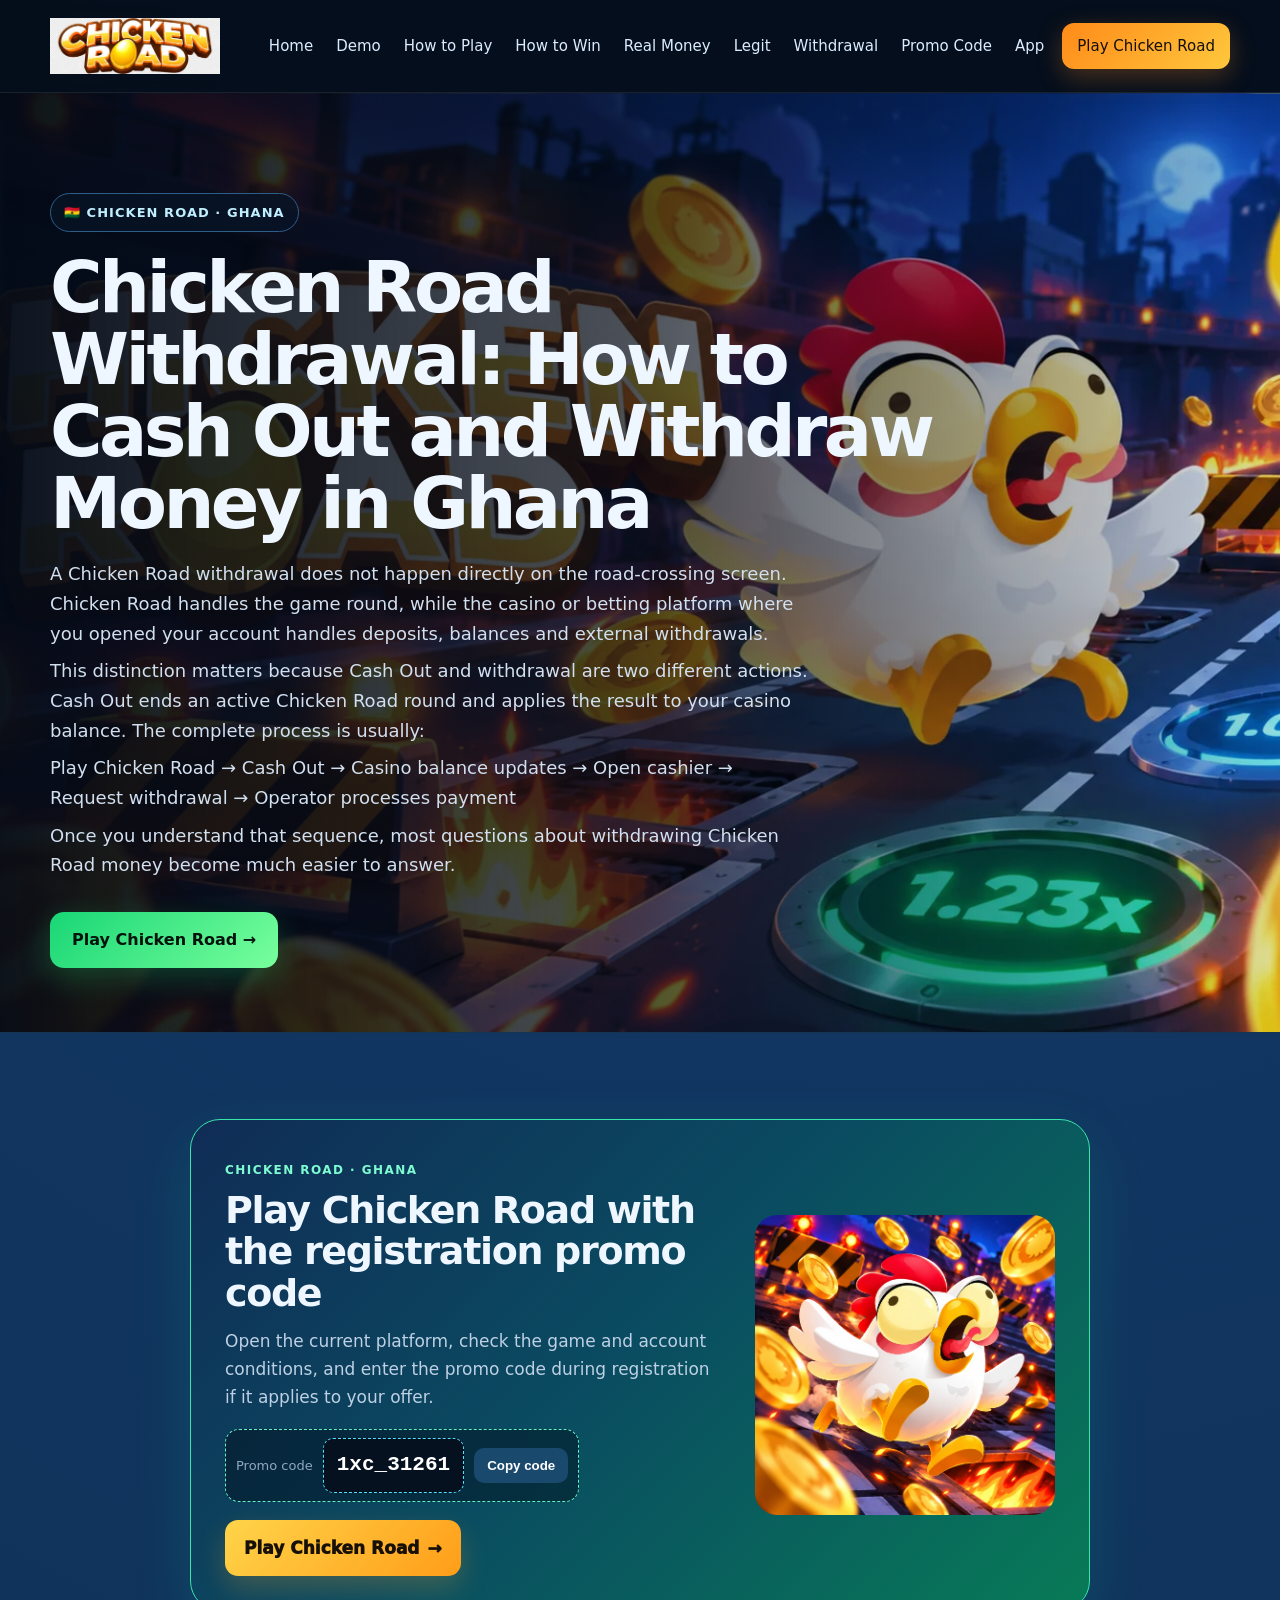
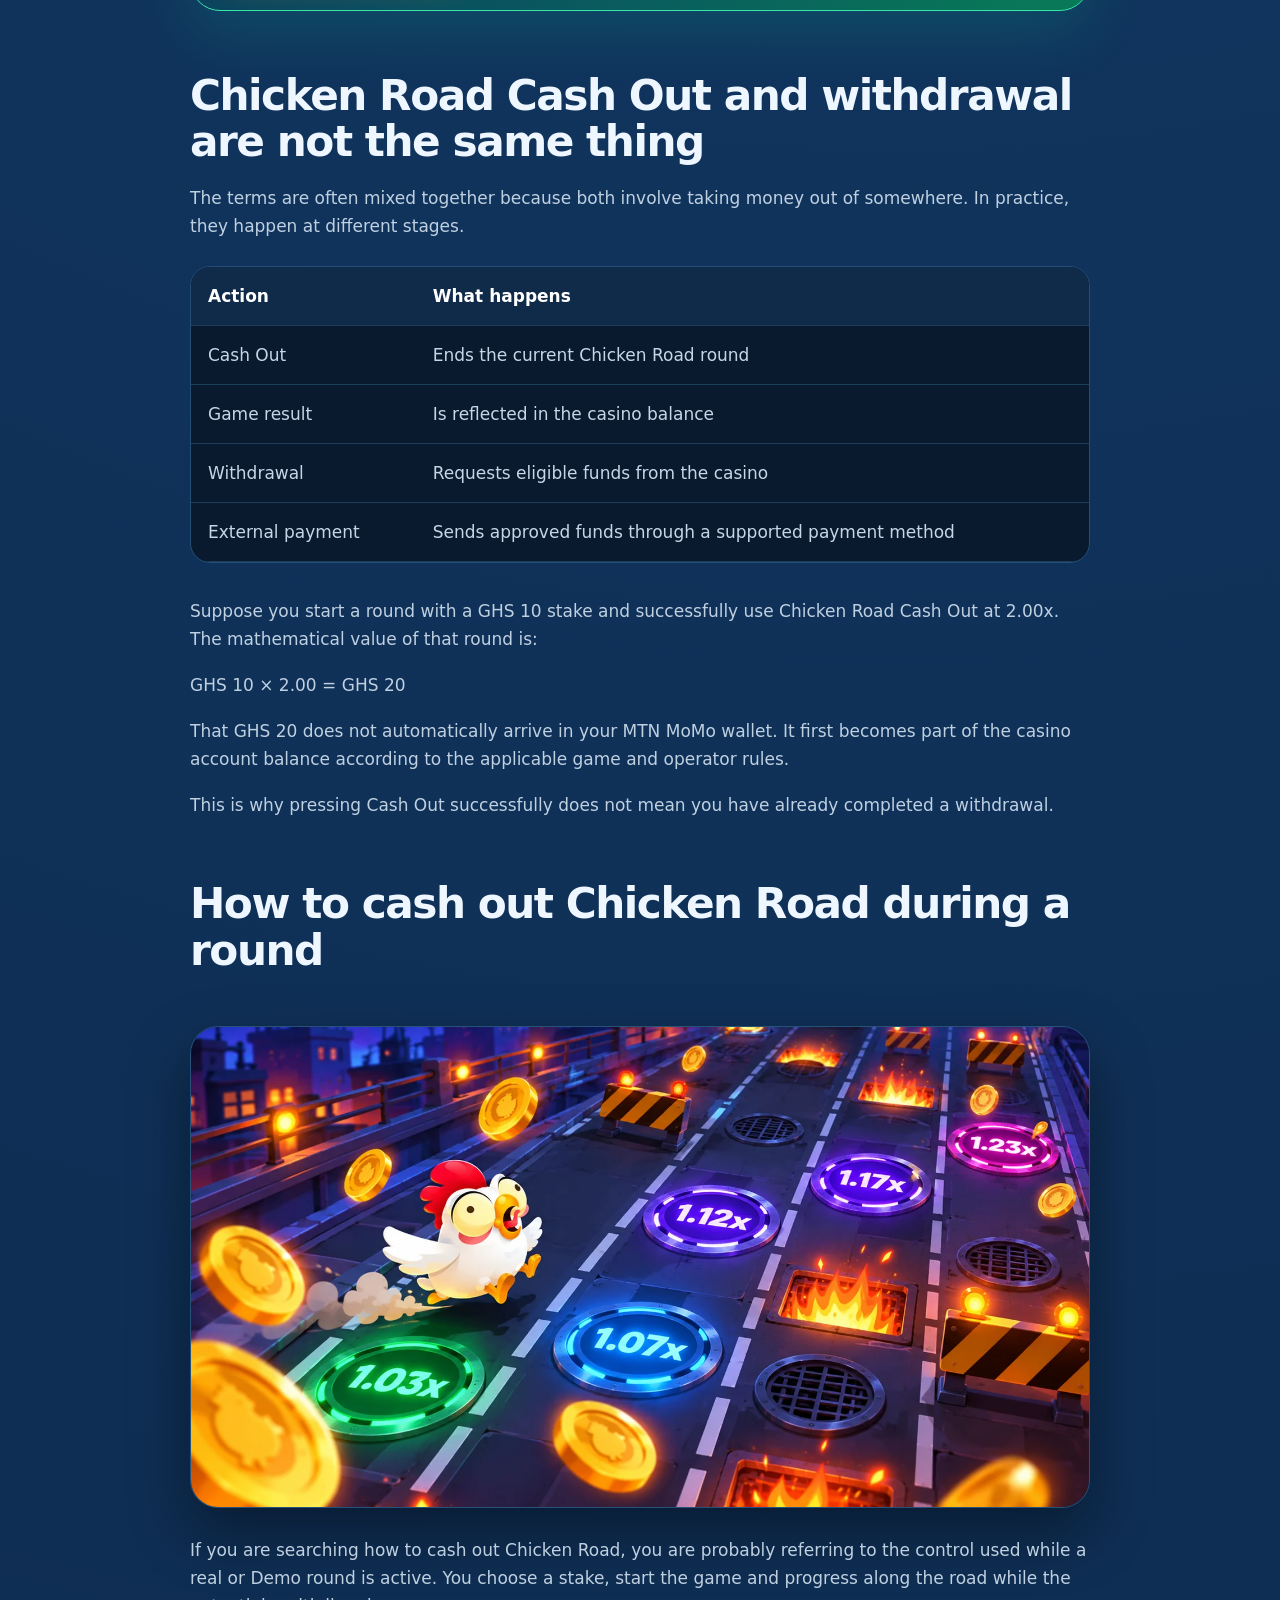
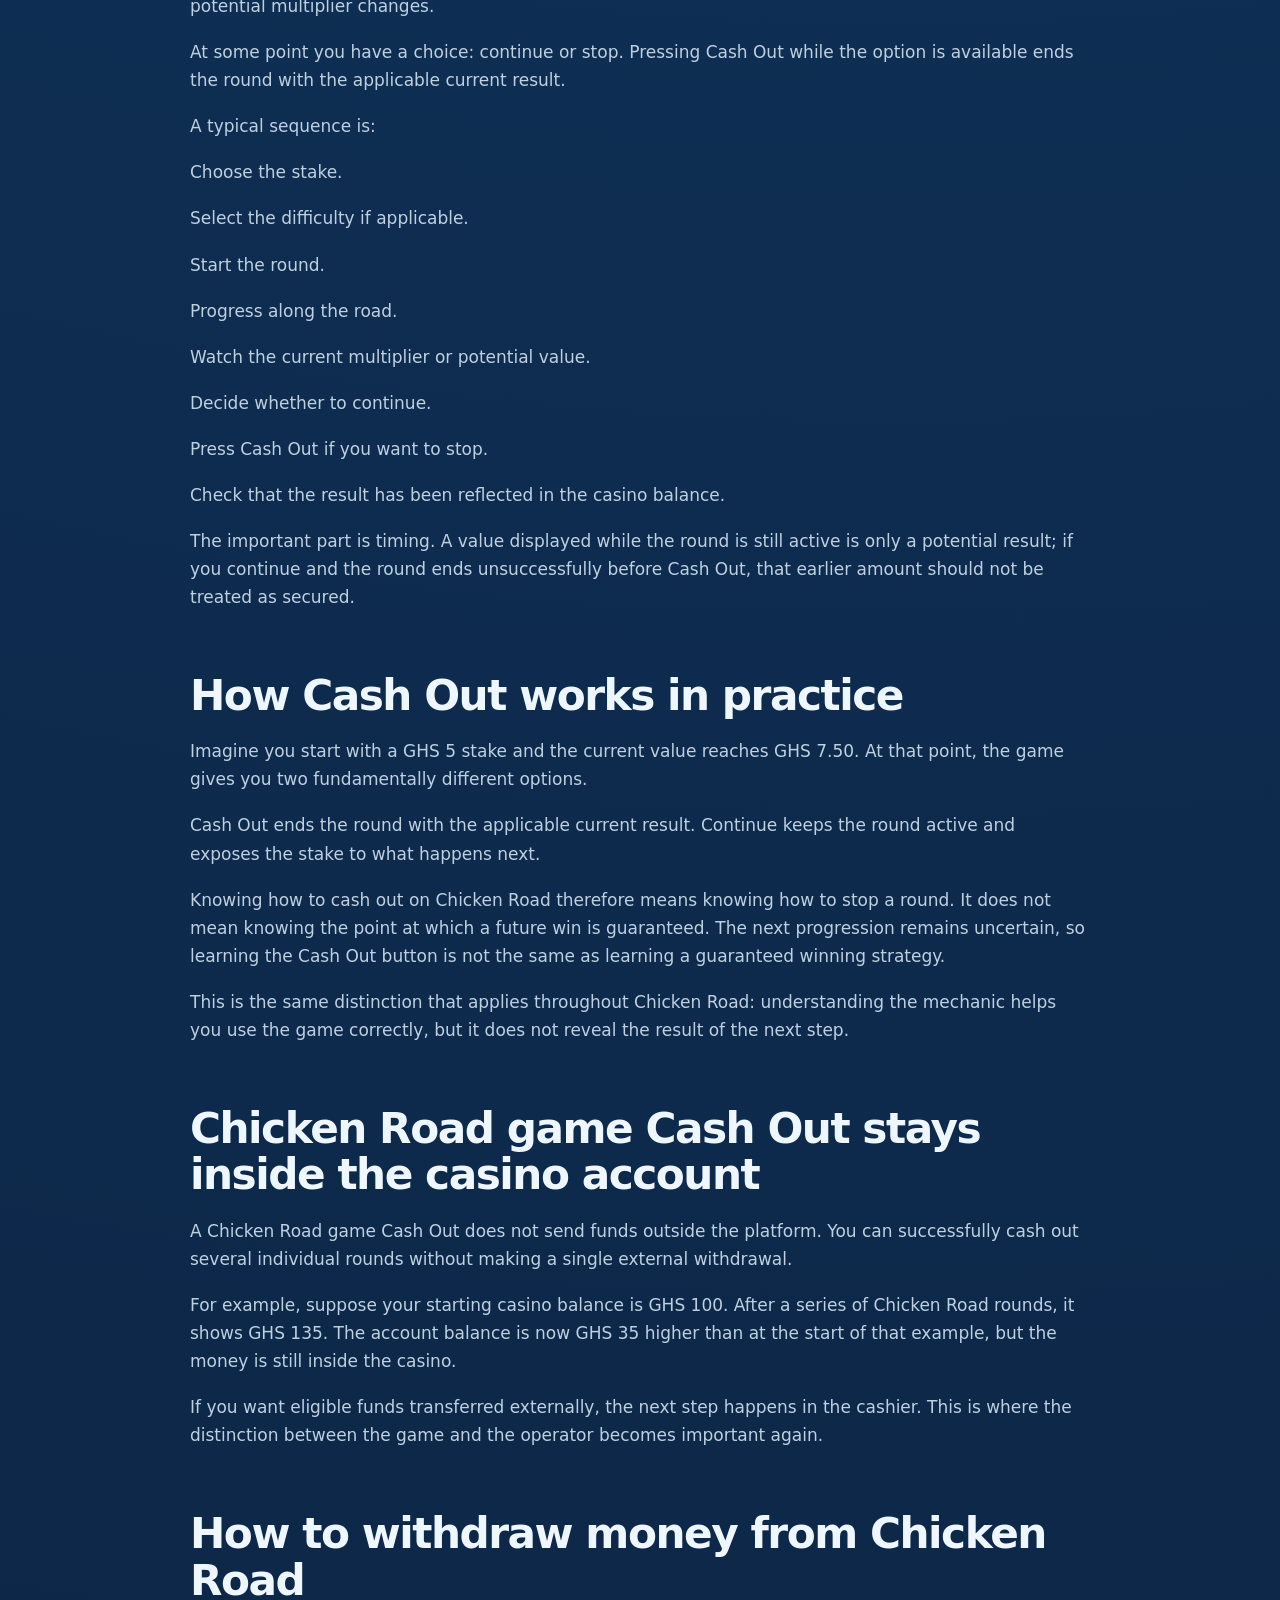
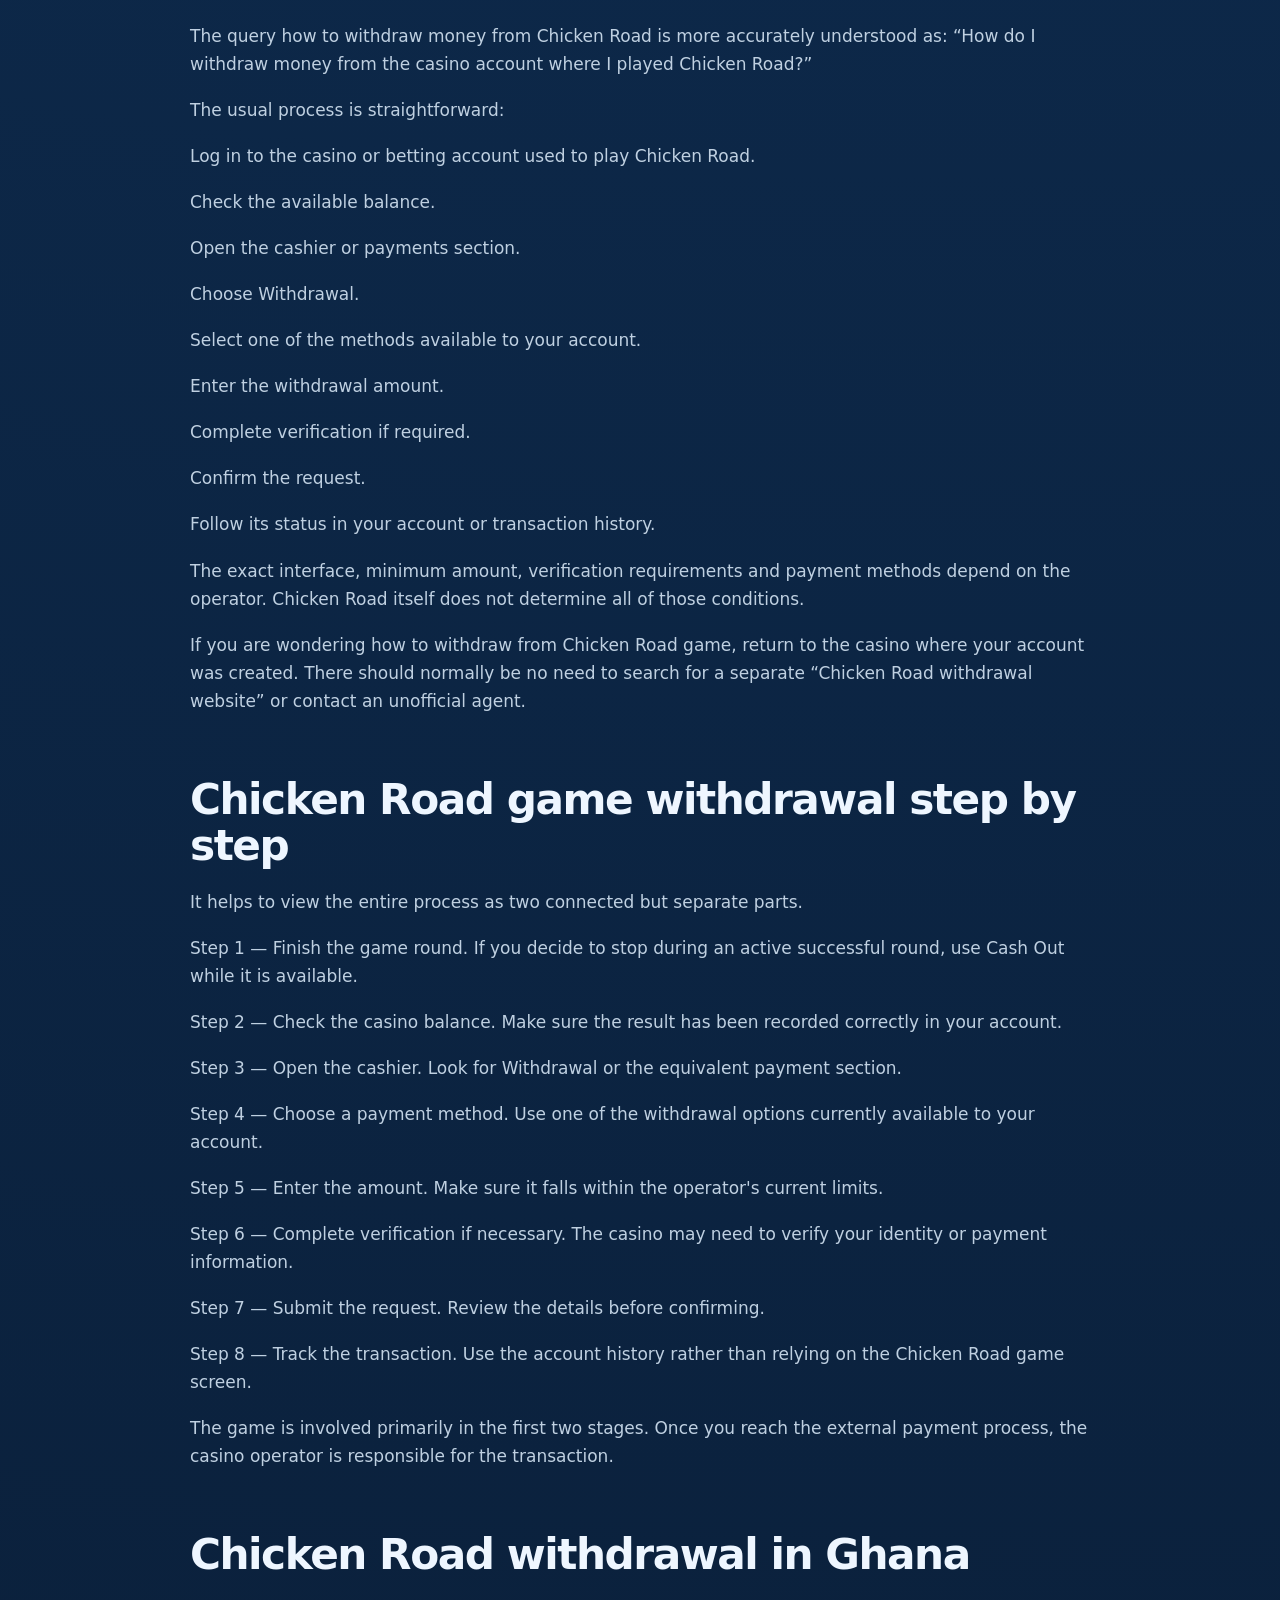
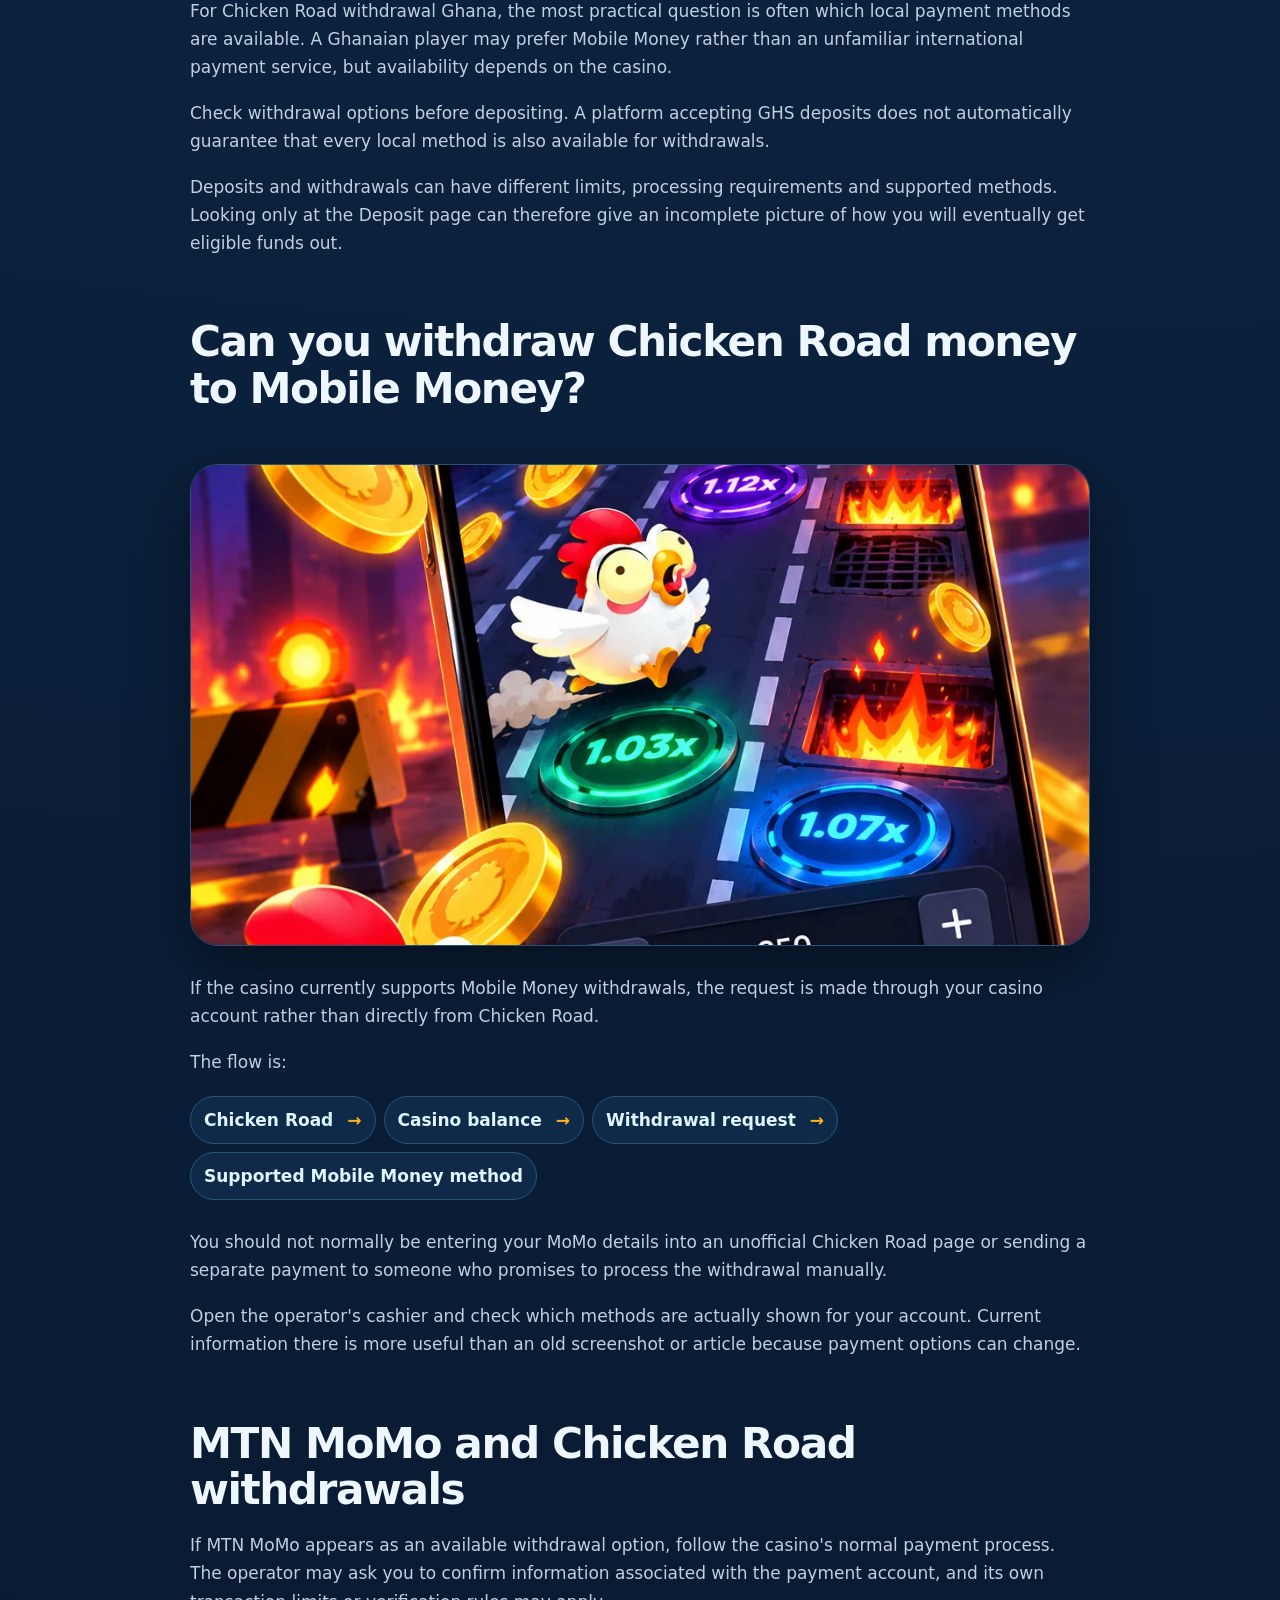
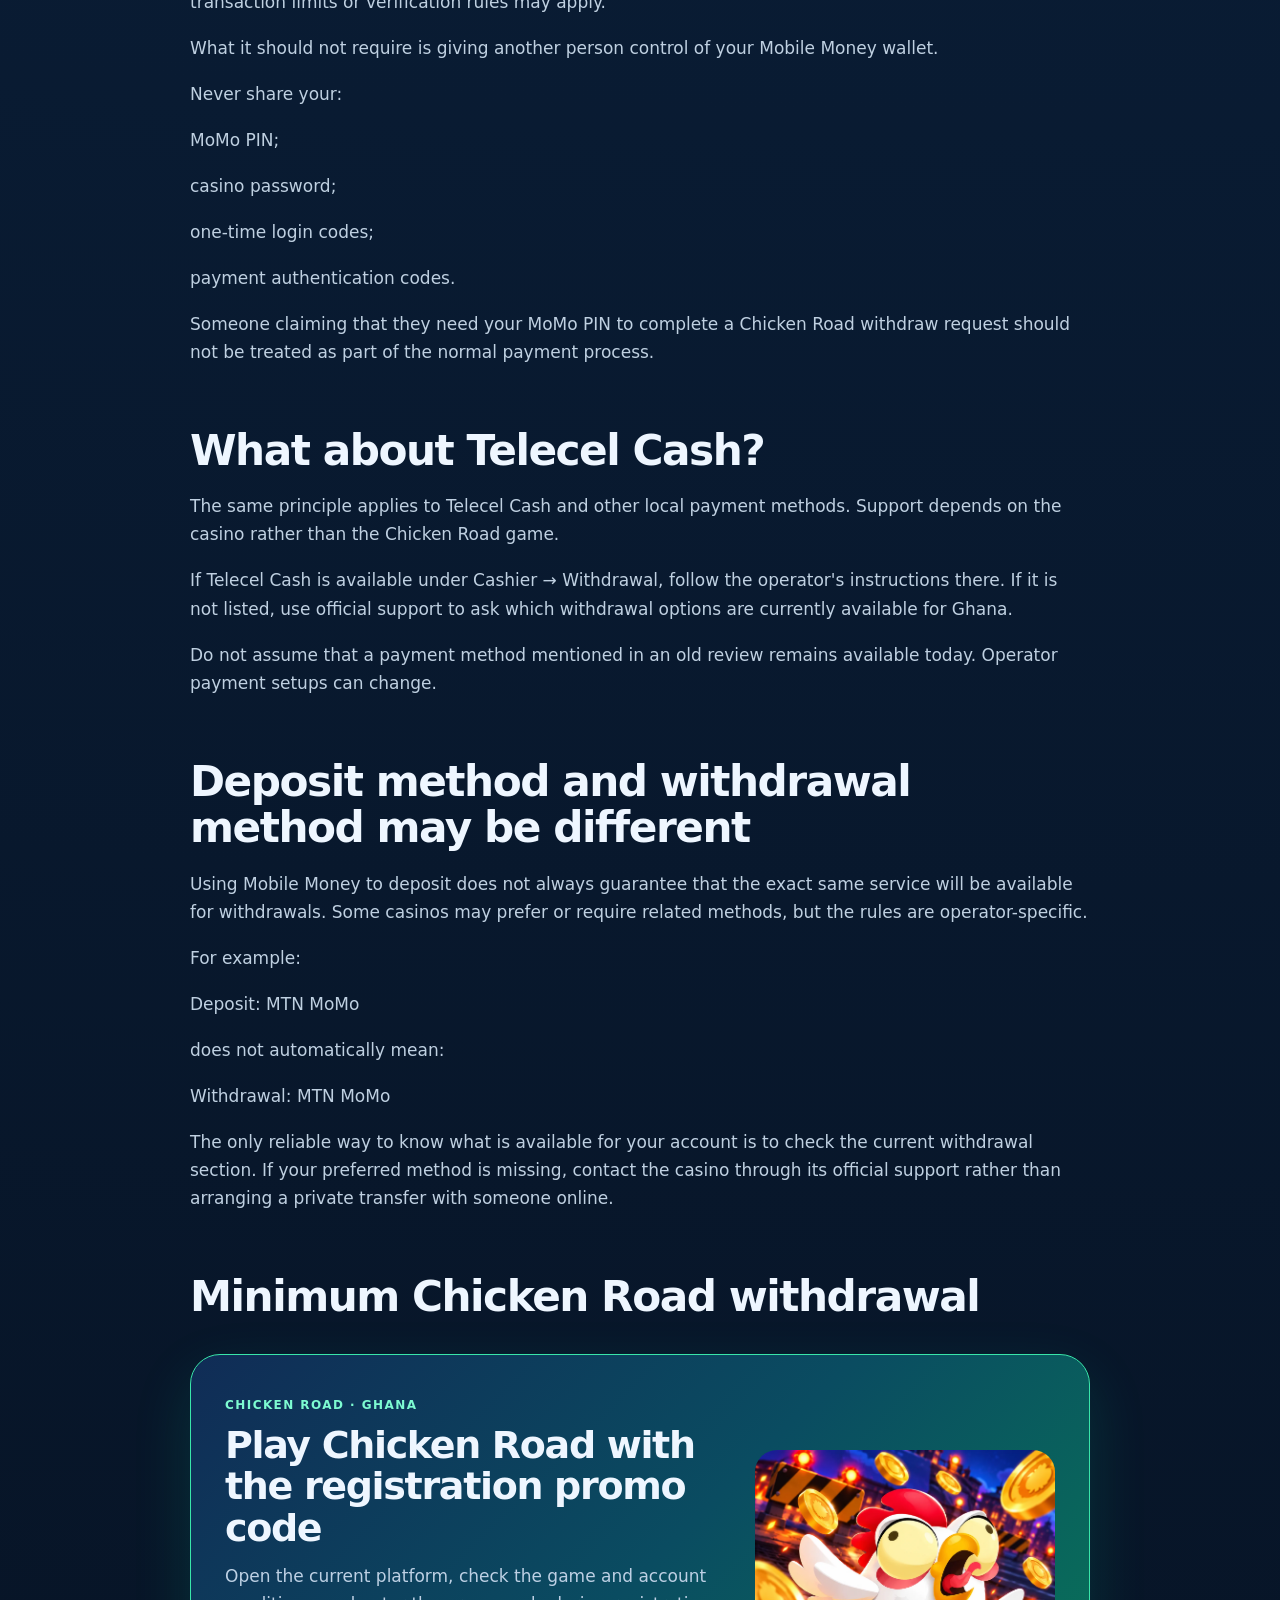
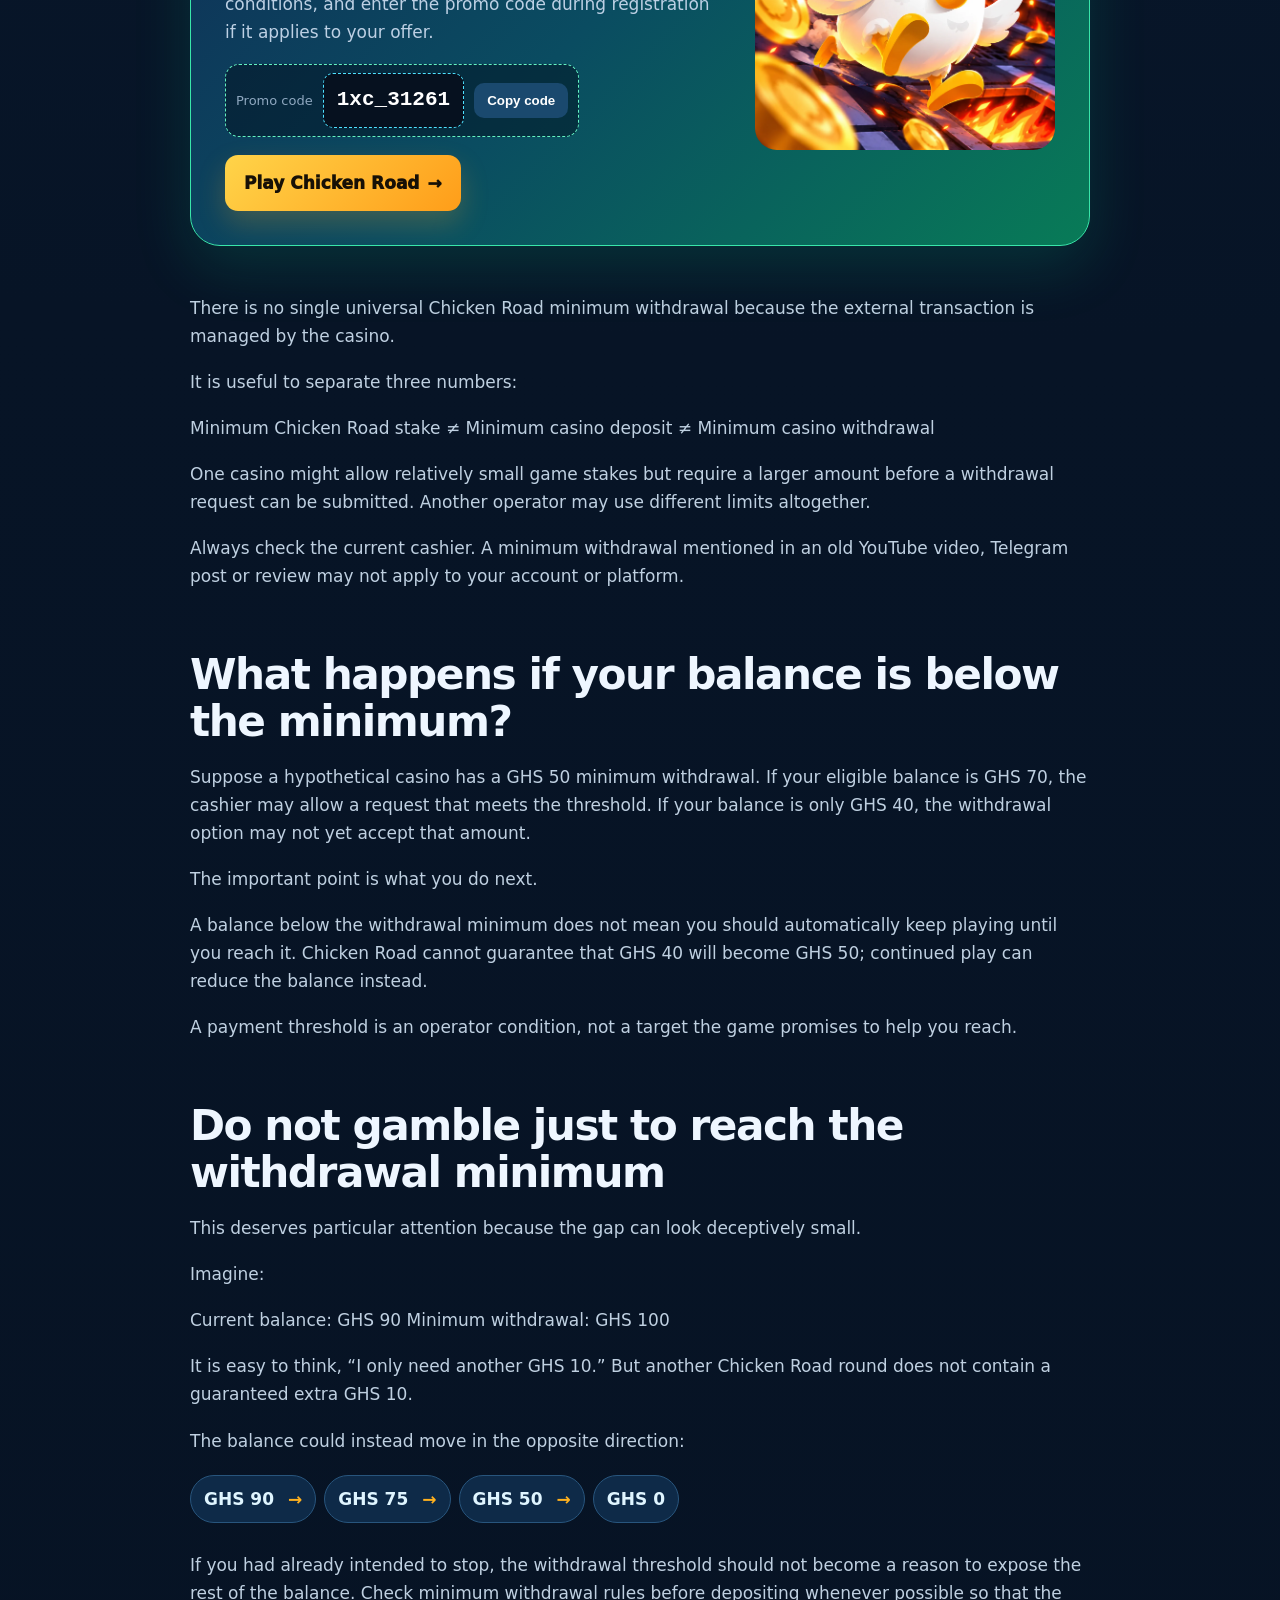
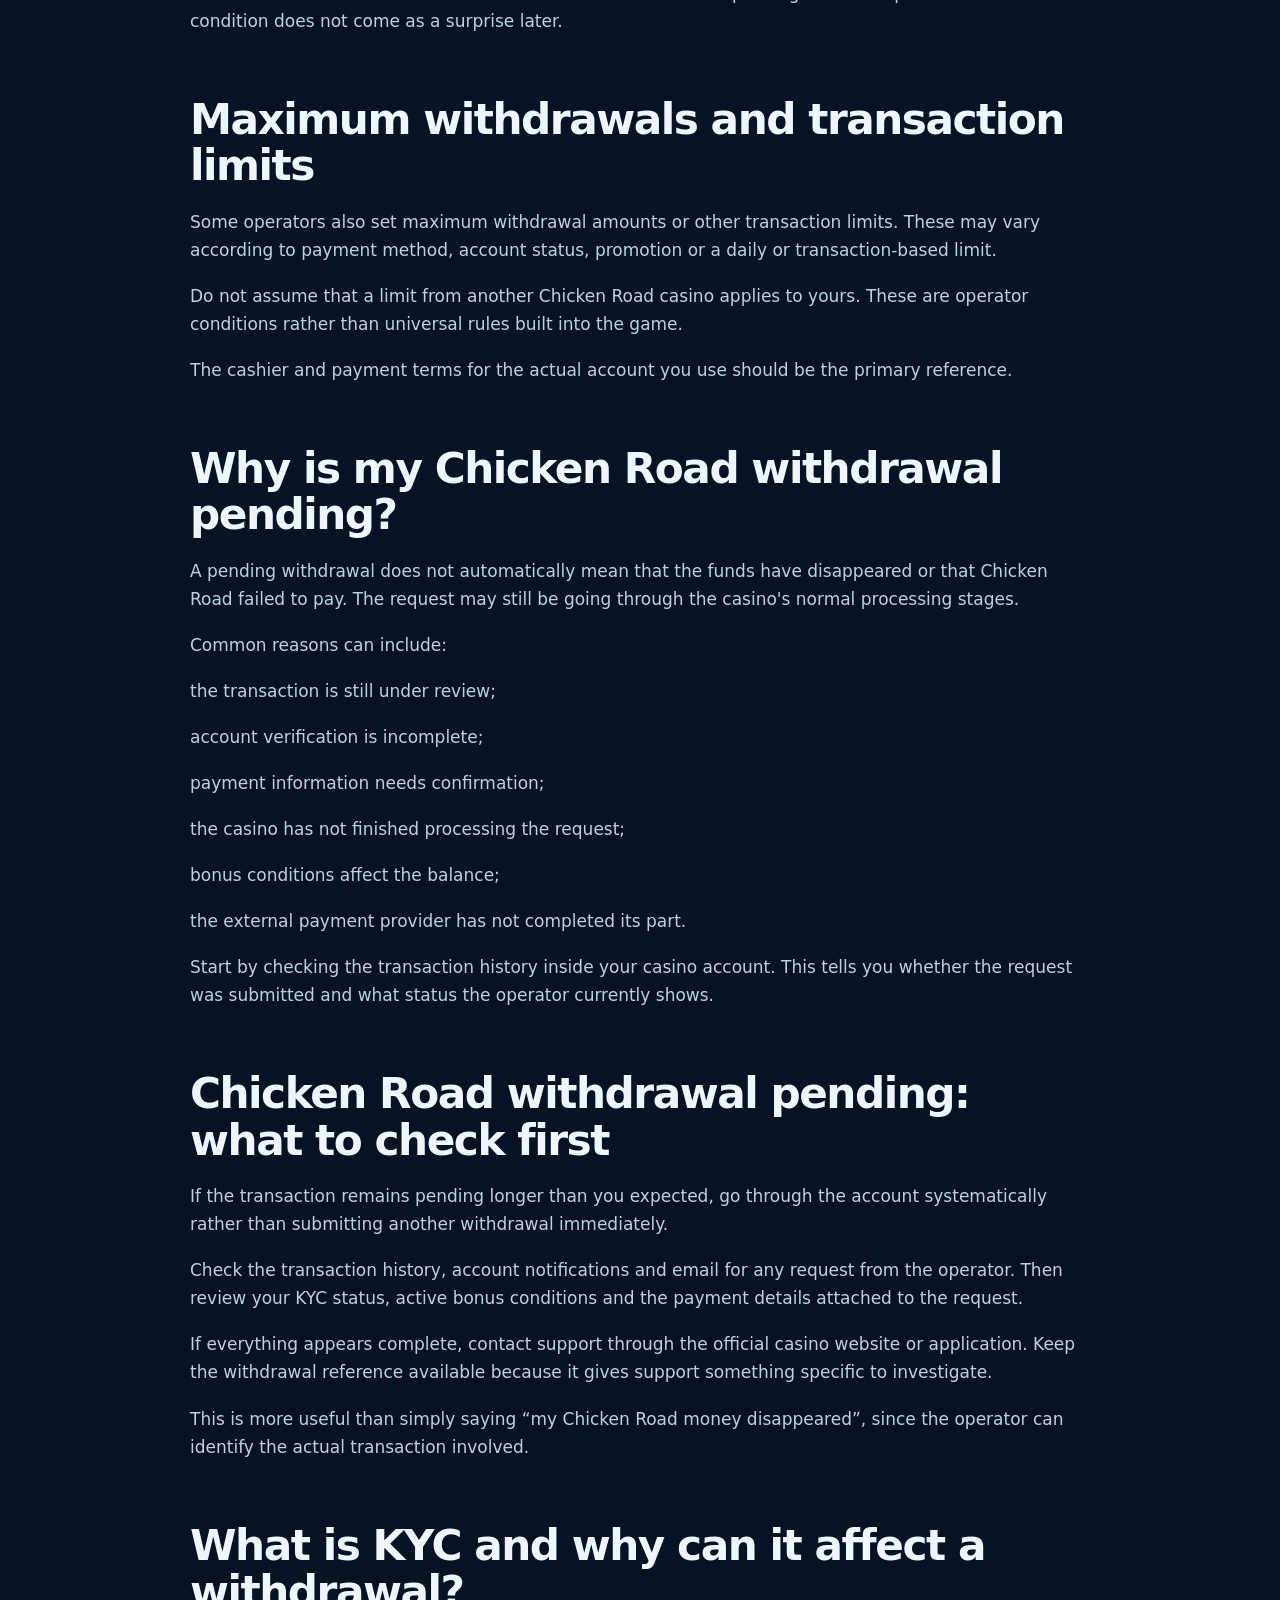
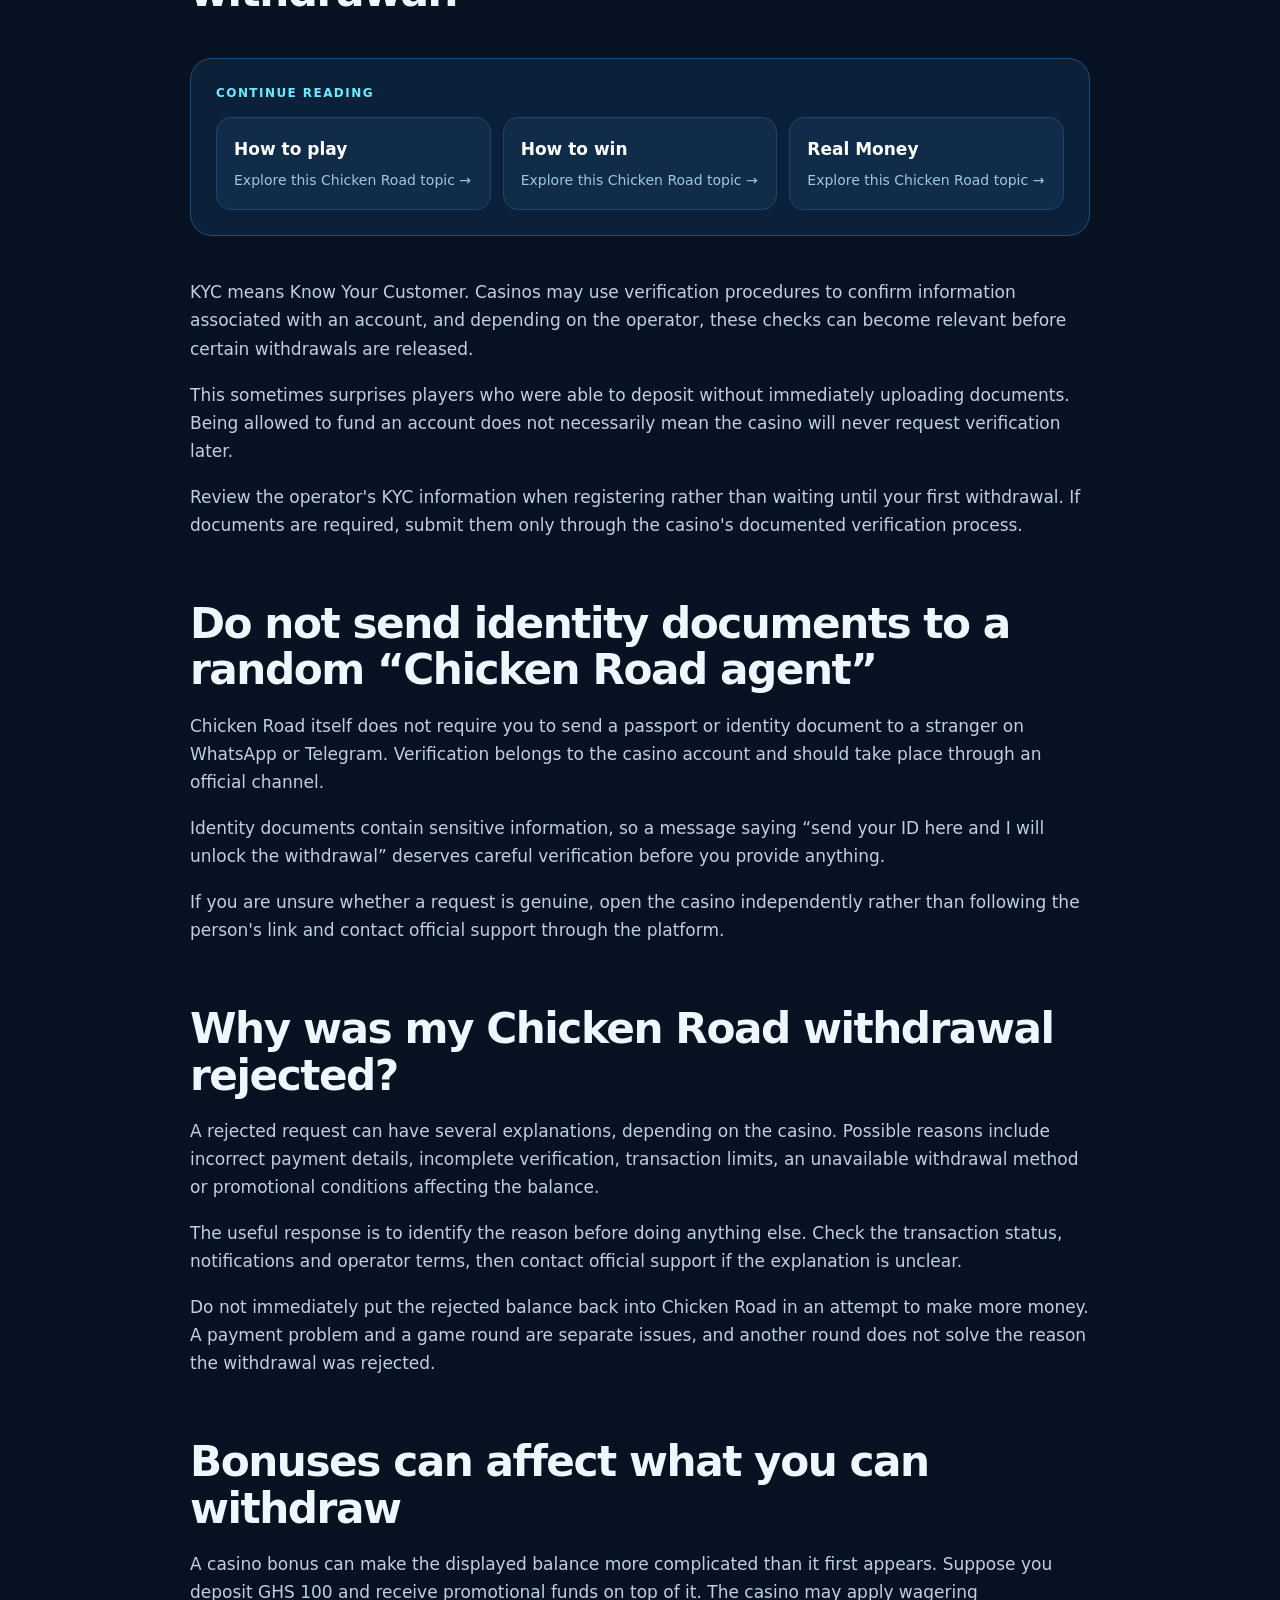
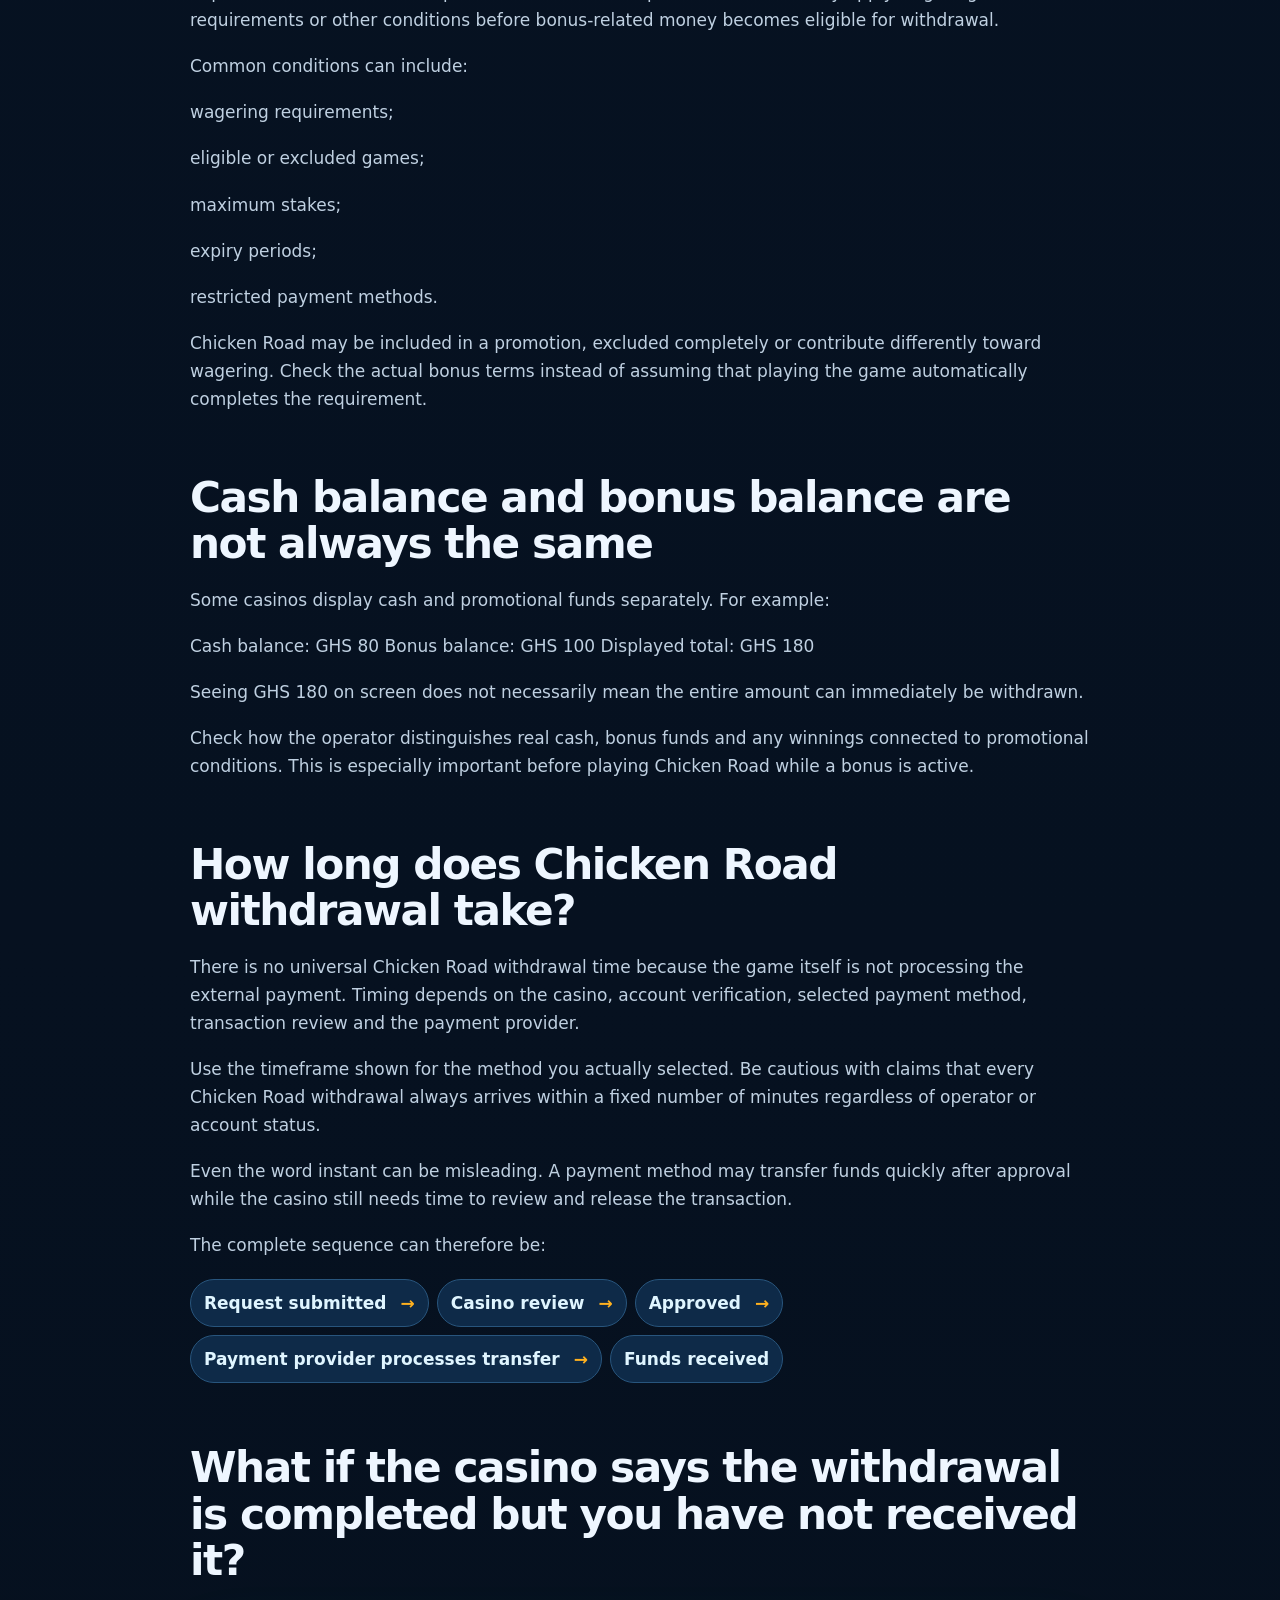
<file: chicken-road-withdrawal/index.html>
<!doctype html><html lang="en-GH"><head><meta charset="utf-8"><meta name="viewport" content="width=device-width,initial-scale=1"><meta name="google-site-verification" content="nFR4UAhQhfF3JEUqetZrmdI6Ak3MQ-NBLoJH2c6ciEM"><title>Chicken Road Withdrawal Ghana: How to Cash Out Money</title><meta name="description" content="Learn how Chicken Road withdrawal works in Ghana, the difference between game Cash Out and casino withdrawal, Mobile Money, KYC and pending payments."><link rel="canonical" href="https://duboiscentreghana.org/chicken-road-withdrawal/"><link rel="icon" href="/assets/favicon.ico"><link rel="stylesheet" href="/assets/style-final.css"></head><body><header class="top"><div class="wrap nav"><a class="brand" href="/"><img alt="Chicken Road" src="/assets/logo.webp"></a><nav class="desktop-nav"><a href="/">Home</a><a href="/chicken-road-demo/">Demo</a><a href="/how-to-play-chicken-road/">How to Play</a><a href="/how-to-win-chicken-road/">How to Win</a><a href="/chicken-road-real-money/">Real Money</a><a href="/is-chicken-road-legit/">Legit</a><a href="/chicken-road-withdrawal/">Withdrawal</a><a href="/chicken-road-promo-code/">Promo Code</a><a href="/chicken-road-app-download/">App</a><a class="play" href="/info/">Play Chicken Road</a></nav><button class="mobile-menu-toggle" type="button" aria-label="Open menu" aria-expanded="false" aria-controls="mobile-site-menu"><span></span><span></span><span></span></button><nav class="mobile-site-menu" id="mobile-site-menu" aria-label="Mobile navigation"><a href="/">Home page</a><a href="/chicken-road-demo/">Demo</a><a href="/how-to-play-chicken-road/">How to play</a><a href="/how-to-win-chicken-road/">How to win</a><a href="/chicken-road-real-money/">Real Money</a><a href="/is-chicken-road-legit/">Legit</a><a href="/chicken-road-withdrawal/">Withdrawal</a><a href="/chicken-road-promo-code/">Promo Code</a><a href="/chicken-road-app-download/">App</a><a class="mobile-play" href="/info/">Play Chicken Road</a></nav></div></header><main><section class="article-hero"><div class="article-hero-bg" style="background-image:linear-gradient(90deg,rgba(3,10,22,.96),rgba(3,10,22,.72) 48%,rgba(3,10,22,.12)),url('/assets/hero.webp')"></div><div class="wrap article-hero-inner"><span class="eyebrow">🇬🇭 CHICKEN ROAD · GHANA</span><h1>Chicken Road Withdrawal: How to Cash Out and Withdraw Money in Ghana</h1><div class="hero-text"><p>A Chicken Road withdrawal does not happen directly on the road-crossing screen. Chicken Road handles the game round, while the casino or betting platform where you opened your account handles deposits, balances and external withdrawals.</p><p>This distinction matters because Cash Out and withdrawal are two different actions. Cash Out ends an active Chicken Road round and applies the result to your casino balance. The complete process is usually:</p><p>Play Chicken Road → Cash Out → Casino balance updates → Open cashier → Request withdrawal → Operator processes payment</p><p>Once you understand that sequence, most questions about withdrawing Chicken Road money become much easier to answer.</p></div><a class="btn primary hero-ref" href="/info/">Play Chicken Road →</a></div></section><div class="wrap article-shell no-rail"><article class="article"><aside class="promo promo-bright"><div class="promo-copy"><span class="promo-kicker">CHICKEN ROAD · GHANA</span><h2>Play Chicken Road with the registration promo code</h2><p>Open the current platform, check the game and account conditions, and enter the promo code during registration if it applies to your offer.</p><div class="promo-code"><span>Promo code</span><strong>1xc_31261</strong><button data-copy="1xc_31261" type="button">Copy code</button></div></div><div class="promo-art"><img alt="Chicken Road" loading="lazy" src="/assets/chicken.webp"></div><a class="promo-btn" href="/info/">Play Chicken Road <span>→</span></a></aside><h2>Chicken Road Cash Out and withdrawal are not the same thing</h2><p>The terms are often mixed together because both involve taking money out of somewhere. In practice, they happen at different stages.</p><div class="table-wrap"><table><tr><th>Action</th><th>What happens</th></tr><tr><td>Cash Out</td><td>Ends the current Chicken Road round</td></tr><tr><td>Game result</td><td>Is reflected in the casino balance</td></tr><tr><td>Withdrawal</td><td>Requests eligible funds from the casino</td></tr><tr><td>External payment</td><td>Sends approved funds through a supported payment method</td></tr></table></div><p>Suppose you start a round with a GHS 10 stake and successfully use Chicken Road Cash Out at 2.00x. The mathematical value of that round is:</p><p>GHS 10 × 2.00 = GHS 20</p><p>That GHS 20 does not automatically arrive in your MTN MoMo wallet. It first becomes part of the casino account balance according to the applicable game and operator rules.</p><p>This is why pressing Cash Out successfully does not mean you have already completed a withdrawal.</p><h2>How to cash out Chicken Road during a round</h2><figure class="content-image"><img src="/assets/gameplay.webp" alt="How to cash out Chicken Road during a round" loading="lazy"></figure><p>If you are searching how to cash out Chicken Road, you are probably referring to the control used while a real or Demo round is active. You choose a stake, start the game and progress along the road while the potential multiplier changes.</p><p>At some point you have a choice: continue or stop. Pressing Cash Out while the option is available ends the round with the applicable current result.</p><p>A typical sequence is:</p><p>Choose the stake.</p><p>Select the difficulty if applicable.</p><p>Start the round.</p><p>Progress along the road.</p><p>Watch the current multiplier or potential value.</p><p>Decide whether to continue.</p><p>Press Cash Out if you want to stop.</p><p>Check that the result has been reflected in the casino balance.</p><p>The important part is timing. A value displayed while the round is still active is only a potential result; if you continue and the round ends unsuccessfully before Cash Out, that earlier amount should not be treated as secured.</p><h2>How Cash Out works in practice</h2><p>Imagine you start with a GHS 5 stake and the current value reaches GHS 7.50. At that point, the game gives you two fundamentally different options.</p><p>Cash Out ends the round with the applicable current result. Continue keeps the round active and exposes the stake to what happens next.</p><p>Knowing how to cash out on Chicken Road therefore means knowing how to stop a round. It does not mean knowing the point at which a future win is guaranteed. The next progression remains uncertain, so learning the Cash Out button is not the same as learning a guaranteed winning strategy.</p><p>This is the same distinction that applies throughout Chicken Road: understanding the mechanic helps you use the game correctly, but it does not reveal the result of the next step.</p><h2>Chicken Road game Cash Out stays inside the casino account</h2><p>A Chicken Road game Cash Out does not send funds outside the platform. You can successfully cash out several individual rounds without making a single external withdrawal.</p><p>For example, suppose your starting casino balance is GHS 100. After a series of Chicken Road rounds, it shows GHS 135. The account balance is now GHS 35 higher than at the start of that example, but the money is still inside the casino.</p><p>If you want eligible funds transferred externally, the next step happens in the cashier. This is where the distinction between the game and the operator becomes important again.</p><h2>How to withdraw money from Chicken Road</h2><p>The query how to withdraw money from Chicken Road is more accurately understood as: “How do I withdraw money from the casino account where I played Chicken Road?”</p><p>The usual process is straightforward:</p><p>Log in to the casino or betting account used to play Chicken Road.</p><p>Check the available balance.</p><p>Open the cashier or payments section.</p><p>Choose Withdrawal.</p><p>Select one of the methods available to your account.</p><p>Enter the withdrawal amount.</p><p>Complete verification if required.</p><p>Confirm the request.</p><p>Follow its status in your account or transaction history.</p><p>The exact interface, minimum amount, verification requirements and payment methods depend on the operator. Chicken Road itself does not determine all of those conditions.</p><p>If you are wondering how to withdraw from Chicken Road game, return to the casino where your account was created. There should normally be no need to search for a separate “Chicken Road withdrawal website” or contact an unofficial agent.</p><h2>Chicken Road game withdrawal step by step</h2><p>It helps to view the entire process as two connected but separate parts.</p><p>Step 1 — Finish the game round.
If you decide to stop during an active successful round, use Cash Out while it is available.</p><p>Step 2 — Check the casino balance.
Make sure the result has been recorded correctly in your account.</p><p>Step 3 — Open the cashier.
Look for Withdrawal or the equivalent payment section.</p><p>Step 4 — Choose a payment method.
Use one of the withdrawal options currently available to your account.</p><p>Step 5 — Enter the amount.
Make sure it falls within the operator&#x27;s current limits.</p><p>Step 6 — Complete verification if necessary.
The casino may need to verify your identity or payment information.</p><p>Step 7 — Submit the request.
Review the details before confirming.</p><p>Step 8 — Track the transaction.
Use the account history rather than relying on the Chicken Road game screen.</p><p>The game is involved primarily in the first two stages. Once you reach the external payment process, the casino operator is responsible for the transaction.</p><h2>Chicken Road withdrawal in Ghana</h2><p>For Chicken Road withdrawal Ghana, the most practical question is often which local payment methods are available. A Ghanaian player may prefer Mobile Money rather than an unfamiliar international payment service, but availability depends on the casino.</p><p>Check withdrawal options before depositing. A platform accepting GHS deposits does not automatically guarantee that every local method is also available for withdrawals.</p><p>Deposits and withdrawals can have different limits, processing requirements and supported methods. Looking only at the Deposit page can therefore give an incomplete picture of how you will eventually get eligible funds out.</p><h2>Can you withdraw Chicken Road money to Mobile Money?</h2><figure class="content-image"><img src="/assets/mobile.webp" alt="Can you withdraw Chicken Road money to Mobile Money?" loading="lazy"></figure><p>If the casino currently supports Mobile Money withdrawals, the request is made through your casino account rather than directly from Chicken Road.</p><p>The flow is:</p><div class="flow"><span>Chicken Road</span><span>Casino balance</span><span>Withdrawal request</span><span>Supported Mobile Money method</span></div><p>You should not normally be entering your MoMo details into an unofficial Chicken Road page or sending a separate payment to someone who promises to process the withdrawal manually.</p><p>Open the operator&#x27;s cashier and check which methods are actually shown for your account. Current information there is more useful than an old screenshot or article because payment options can change.</p><h2>MTN MoMo and Chicken Road withdrawals</h2><p>If MTN MoMo appears as an available withdrawal option, follow the casino&#x27;s normal payment process. The operator may ask you to confirm information associated with the payment account, and its own transaction limits or verification rules may apply.</p><p>What it should not require is giving another person control of your Mobile Money wallet.</p><p>Never share your:</p><p>MoMo PIN;</p><p>casino password;</p><p>one-time login codes;</p><p>payment authentication codes.</p><p>Someone claiming that they need your MoMo PIN to complete a Chicken Road withdraw request should not be treated as part of the normal payment process.</p><h2>What about Telecel Cash?</h2><p>The same principle applies to Telecel Cash and other local payment methods. Support depends on the casino rather than the Chicken Road game.</p><p>If Telecel Cash is available under Cashier → Withdrawal, follow the operator&#x27;s instructions there. If it is not listed, use official support to ask which withdrawal options are currently available for Ghana.</p><p>Do not assume that a payment method mentioned in an old review remains available today. Operator payment setups can change.</p><h2>Deposit method and withdrawal method may be different</h2><p>Using Mobile Money to deposit does not always guarantee that the exact same service will be available for withdrawals. Some casinos may prefer or require related methods, but the rules are operator-specific.</p><p>For example:</p><p>Deposit: MTN MoMo</p><p>does not automatically mean:</p><p>Withdrawal: MTN MoMo</p><p>The only reliable way to know what is available for your account is to check the current withdrawal section. If your preferred method is missing, contact the casino through its official support rather than arranging a private transfer with someone online.</p><h2>Minimum Chicken Road withdrawal</h2><aside class="promo promo-bright"><div class="promo-copy"><span class="promo-kicker">CHICKEN ROAD · GHANA</span><h2>Play Chicken Road with the registration promo code</h2><p>Open the current platform, check the game and account conditions, and enter the promo code during registration if it applies to your offer.</p><div class="promo-code"><span>Promo code</span><strong>1xc_31261</strong><button data-copy="1xc_31261" type="button">Copy code</button></div></div><div class="promo-art"><img alt="Chicken Road" loading="lazy" src="/assets/chicken.webp"></div><a class="promo-btn" href="/info/">Play Chicken Road <span>→</span></a></aside><p>There is no single universal Chicken Road minimum withdrawal because the external transaction is managed by the casino.</p><p>It is useful to separate three numbers:</p><p>Minimum Chicken Road stake ≠ Minimum casino deposit ≠ Minimum casino withdrawal</p><p>One casino might allow relatively small game stakes but require a larger amount before a withdrawal request can be submitted. Another operator may use different limits altogether.</p><p>Always check the current cashier. A minimum withdrawal mentioned in an old YouTube video, Telegram post or review may not apply to your account or platform.</p><h2>What happens if your balance is below the minimum?</h2><p>Suppose a hypothetical casino has a GHS 50 minimum withdrawal. If your eligible balance is GHS 70, the cashier may allow a request that meets the threshold. If your balance is only GHS 40, the withdrawal option may not yet accept that amount.</p><p>The important point is what you do next.</p><p>A balance below the withdrawal minimum does not mean you should automatically keep playing until you reach it. Chicken Road cannot guarantee that GHS 40 will become GHS 50; continued play can reduce the balance instead.</p><p>A payment threshold is an operator condition, not a target the game promises to help you reach.</p><h2>Do not gamble just to reach the withdrawal minimum</h2><p>This deserves particular attention because the gap can look deceptively small.</p><p>Imagine:</p><p>Current balance: GHS 90
Minimum withdrawal: GHS 100</p><p>It is easy to think, “I only need another GHS 10.” But another Chicken Road round does not contain a guaranteed extra GHS 10.</p><p>The balance could instead move in the opposite direction:</p><div class="flow"><span>GHS 90</span><span>GHS 75</span><span>GHS 50</span><span>GHS 0</span></div><p>If you had already intended to stop, the withdrawal threshold should not become a reason to expose the rest of the balance. Check minimum withdrawal rules before depositing whenever possible so that the condition does not come as a surprise later.</p><h2>Maximum withdrawals and transaction limits</h2><p>Some operators also set maximum withdrawal amounts or other transaction limits. These may vary according to payment method, account status, promotion or a daily or transaction-based limit.</p><p>Do not assume that a limit from another Chicken Road casino applies to yours. These are operator conditions rather than universal rules built into the game.</p><p>The cashier and payment terms for the actual account you use should be the primary reference.</p><h2>Why is my Chicken Road withdrawal pending?</h2><p>A pending withdrawal does not automatically mean that the funds have disappeared or that Chicken Road failed to pay. The request may still be going through the casino&#x27;s normal processing stages.</p><p>Common reasons can include:</p><p>the transaction is still under review;</p><p>account verification is incomplete;</p><p>payment information needs confirmation;</p><p>the casino has not finished processing the request;</p><p>bonus conditions affect the balance;</p><p>the external payment provider has not completed its part.</p><p>Start by checking the transaction history inside your casino account. This tells you whether the request was submitted and what status the operator currently shows.</p><h2>Chicken Road withdrawal pending: what to check first</h2><p>If the transaction remains pending longer than you expected, go through the account systematically rather than submitting another withdrawal immediately.</p><p>Check the transaction history, account notifications and email for any request from the operator. Then review your KYC status, active bonus conditions and the payment details attached to the request.</p><p>If everything appears complete, contact support through the official casino website or application. Keep the withdrawal reference available because it gives support something specific to investigate.</p><p>This is more useful than simply saying “my Chicken Road money disappeared”, since the operator can identify the actual transaction involved.</p><h2>What is KYC and why can it affect a withdrawal?</h2><aside class="related"><span class="related-label">Continue reading</span><div class="related-grid"><a href="/how-to-play-chicken-road/"><strong>How to play</strong><span>Explore this Chicken Road topic →</span></a><a href="/how-to-win-chicken-road/"><strong>How to win</strong><span>Explore this Chicken Road topic →</span></a><a href="/chicken-road-real-money/"><strong>Real Money</strong><span>Explore this Chicken Road topic →</span></a></div></aside><p>KYC means Know Your Customer. Casinos may use verification procedures to confirm information associated with an account, and depending on the operator, these checks can become relevant before certain withdrawals are released.</p><p>This sometimes surprises players who were able to deposit without immediately uploading documents. Being allowed to fund an account does not necessarily mean the casino will never request verification later.</p><p>Review the operator&#x27;s KYC information when registering rather than waiting until your first withdrawal. If documents are required, submit them only through the casino&#x27;s documented verification process.</p><h2>Do not send identity documents to a random “Chicken Road agent”</h2><p>Chicken Road itself does not require you to send a passport or identity document to a stranger on WhatsApp or Telegram. Verification belongs to the casino account and should take place through an official channel.</p><p>Identity documents contain sensitive information, so a message saying “send your ID here and I will unlock the withdrawal” deserves careful verification before you provide anything.</p><p>If you are unsure whether a request is genuine, open the casino independently rather than following the person&#x27;s link and contact official support through the platform.</p><h2>Why was my Chicken Road withdrawal rejected?</h2><p>A rejected request can have several explanations, depending on the casino. Possible reasons include incorrect payment details, incomplete verification, transaction limits, an unavailable withdrawal method or promotional conditions affecting the balance.</p><p>The useful response is to identify the reason before doing anything else. Check the transaction status, notifications and operator terms, then contact official support if the explanation is unclear.</p><p>Do not immediately put the rejected balance back into Chicken Road in an attempt to make more money. A payment problem and a game round are separate issues, and another round does not solve the reason the withdrawal was rejected.</p><h2>Bonuses can affect what you can withdraw</h2><p>A casino bonus can make the displayed balance more complicated than it first appears. Suppose you deposit GHS 100 and receive promotional funds on top of it. The casino may apply wagering requirements or other conditions before bonus-related money becomes eligible for withdrawal.</p><p>Common conditions can include:</p><p>wagering requirements;</p><p>eligible or excluded games;</p><p>maximum stakes;</p><p>expiry periods;</p><p>restricted payment methods.</p><p>Chicken Road may be included in a promotion, excluded completely or contribute differently toward wagering. Check the actual bonus terms instead of assuming that playing the game automatically completes the requirement.</p><h2>Cash balance and bonus balance are not always the same</h2><p>Some casinos display cash and promotional funds separately. For example:</p><p>Cash balance: GHS 80
Bonus balance: GHS 100
Displayed total: GHS 180</p><p>Seeing GHS 180 on screen does not necessarily mean the entire amount can immediately be withdrawn.</p><p>Check how the operator distinguishes real cash, bonus funds and any winnings connected to promotional conditions. This is especially important before playing Chicken Road while a bonus is active.</p><h2>How long does Chicken Road withdrawal take?</h2><p>There is no universal Chicken Road withdrawal time because the game itself is not processing the external payment. Timing depends on the casino, account verification, selected payment method, transaction review and the payment provider.</p><p>Use the timeframe shown for the method you actually selected. Be cautious with claims that every Chicken Road withdrawal always arrives within a fixed number of minutes regardless of operator or account status.</p><p>Even the word instant can be misleading. A payment method may transfer funds quickly after approval while the casino still needs time to review and release the transaction.</p><p>The complete sequence can therefore be:</p><div class="flow"><span>Request submitted</span><span>Casino review</span><span>Approved</span><span>Payment provider processes transfer</span><span>Funds received</span></div><h2>What if the casino says the withdrawal is completed but you have not received it?</h2><aside class="promo promo-bright"><div class="promo-copy"><span class="promo-kicker">CHICKEN ROAD · GHANA</span><h2>Play Chicken Road with the registration promo code</h2><p>Open the current platform, check the game and account conditions, and enter the promo code during registration if it applies to your offer.</p><div class="promo-code"><span>Promo code</span><strong>1xc_31261</strong><button data-copy="1xc_31261" type="button">Copy code</button></div></div><div class="promo-art"><img alt="Chicken Road" loading="lazy" src="/assets/chicken.webp"></div><a class="promo-btn" href="/info/">Play Chicken Road <span>→</span></a></aside><p>If the operator marks the transaction as completed but the money is missing from the receiving account, first verify the payment details and transaction history.</p><p>Record the withdrawal reference and confirm the status with the casino. If the operator confirms that the transfer was sent, ask for whatever transaction reference is appropriate for following it up with the receiving payment provider.</p><p>Keep screenshots and transaction IDs until the issue is resolved. Specific records are much more useful than relying on memory of when the request was made.</p><h2>Should you cancel a pending withdrawal?</h2><p>Some casinos allow a pending withdrawal to be cancelled, which can return the money to the playable balance. That may sound convenient, but it also makes the funds available for gambling again.</p><p>For example:</p><div class="flow"><span>Withdrawal request: GHS 300</span><span>Cancel</span><span>GHS 300 returns to balance</span><span>Continue playing</span></div><p>If the next session goes badly, part or all of the GHS 300 may be lost before another withdrawal is submitted.</p><p>There is no game advantage created by reversing the withdrawal. A recent successful session does not make the next Chicken Road rounds more likely to continue in the same direction.</p><p>If you had already decided that you wanted the money out of the casino, consider why you are changing that decision before cancelling.</p><h2>Chicken Road withdrawal fees</h2><p>Any legitimate withdrawal fee depends on the operator and payment method. If one applies, it should be explained through the casino&#x27;s official payment information, cashier or terms.</p><p>That is very different from a private message saying:</p><p>“Your GHS 1,000 withdrawal is ready. Send GHS 100 to this number first.”</p><p>An unexpected payment request should be verified independently with the casino before sending more money.</p><p>Do not assume that a charge is genuine simply because someone calls it a withdrawal fee, processing fee or tax.</p><h2>Beware of repeated “unlock” fees</h2><p>A suspicious withdrawal pattern often starts with a relatively small request and escalates.</p><p>For example:</p><p>Step 1: “You won GHS 5,000.”
Step 2: “Pay GHS 100 to activate withdrawal.”
Step 3: “Pay another GHS 200 for verification.”
Step 4: “Pay GHS 300 tax.”
Step 5: “The transfer is blocked; another fee is required.”</p><p>The promised GHS 5,000 never arrives while the amount being requested keeps increasing.</p><p>If this happens, stop sending money and verify the platform independently. Genuine fees or legal requirements should be identifiable through appropriate official information rather than appearing one after another in a private conversation.</p><h2>Demo winnings cannot be withdrawn</h2><p>Demo Chicken Road uses virtual credits. If your balance increases from 10,000 Demo credits to 35,000 Demo credits, that 25,000-credit difference is not a GHS profit.</p><p>Making a real-money deposit afterwards does not normally convert those practice credits into cash. A website asking you to pay money to “unlock” or “convert” Demo winnings deserves careful scrutiny.</p><p>Before trying to withdraw anything, check whether the balance you were using was actually funded real money or simply the game&#x27;s practice balance.</p><h2>How do you know whether you are playing with real money?</h2><p>Demo and real-money versions can look almost identical, so check the balance before starting another round.</p><p>A Demo account might show:</p><p>10,000 credits</p><p>while a funded account could show:</p><p>GHS 100.00</p><p>Do not rely only on the appearance of the road or controls. If you cannot tell which balance is active, do not place another stake until you have confirmed the mode.</p><p>This is particularly useful when switching between Demo and real-money play during the same visit.</p><h2>Can you withdraw to a bank account?</h2><p>Some casinos may offer bank-related payment methods. Where available, check the supported transfer type, required account information, minimum amount, processing conditions and any fees before submitting the request.</p><p>Review the details carefully because a typo can delay the payment. If you are unsure about the information requested, use the casino&#x27;s official support rather than asking an unrelated Chicken Road group.</p><p>As with Mobile Money, bank withdrawals are managed by the casino rather than by the game itself.</p><h2>What about cryptocurrency withdrawals?</h2><p>If your casino offers cryptocurrency withdrawals, there are additional details to check. These can include the supported asset, blockchain network, wallet address, minimum withdrawal and any network or operator fees.</p><p>A wrong address or incompatible network can create a transaction problem that may be difficult or impossible to reverse. Verify all details before confirming.</p><p>Do not switch to crypto simply because a stranger tells you that it is the only way to release Chicken Road winnings. The available methods should be visible through your casino account.</p><h2>A successful withdrawal can simply end the session</h2><p>Once eligible funds reach your external payment account, there is no requirement to deposit them again.</p><p>A cycle worth avoiding is:</p><div class="flow"><span>Win</span><span>Withdraw</span><span>Deposit again immediately</span><span>Lose</span><span>Deposit more</span></div><p>Receiving a withdrawal does not create an obligation to keep playing, and a previous successful session does not make the next one more favourable.</p><p>If withdrawing was your original stopping point, leaving the funds outside the casino keeps that decision intact.</p><h2>Keep track of deposits as well as withdrawals</h2><p>A withdrawal can feel like profit when viewed on its own. Your actual financial position depends on everything that went into and came out of the account.</p><p>For example:</p><p>Total deposits: GHS 500
Total withdrawals: GHS 350
Current casino balance: GHS 50</p><p>The overall position is:</p><p>GHS 350 + GHS 50 − GHS 500 = −GHS 100</p><p>Without the deposit history, the GHS 350 withdrawal could easily be described as “GHS 350 won from Chicken Road”, even though the complete account history shows a net loss.</p><p>Tracking the full balance movement gives a more accurate picture than remembering only successful withdrawals.</p><h2>Withdrawal is not the same as profit</h2><p>The same principle applies to screenshots shared online. Someone may post:</p><p>“Chicken Road paid me GHS 600!”</p><p>That tells you that GHS 600 may have been withdrawn, but it does not tell you how much was deposited beforehand.</p><p>If total deposits were GHS 1,000 and there was no remaining balance, a GHS 600 withdrawal would still leave the person GHS 400 below the amount deposited.</p><p>A withdrawal proves that money came out of an account. It does not, by itself, prove that the complete playing history was profitable.</p><h2>Check withdrawals before you make the first deposit</h2><p>You do not need to wait until you have money inside the casino to learn how the payment system works. Before depositing, look at the available withdrawal methods, minimum amount, KYC information, processing rules, fees and bonus restrictions.</p><p>This is especially useful for players in Ghana who want to use a particular Mobile Money service. Confirming the withdrawal route first is better than discovering afterwards that your preferred method is available only for deposits.</p><p>If basic withdrawal information is difficult to find, take that into account before funding the account. Depositing first and investigating later puts the steps in the wrong order.</p><h2>What to do if casino support does not answer</h2><p>If you need help with a transaction, keep the information organised. Save the withdrawal amount, date, transaction reference, screenshots of its status and relevant emails or support messages.</p><p>Do not post passwords, MoMo PINs, authentication codes or complete identity documents publicly while asking for assistance.</p><p>If the casino provides a formal complaints process, follow that documented route. Specific transaction information makes the issue easier to investigate than a general statement that Chicken Road has not paid.</p><h2>Chicken Road withdrawal checklist</h2><p>Before submitting a withdrawal, check the important details together:</p><p>the Chicken Road round has ended;</p><p>the balance is real money rather than Demo credits;</p><p>the funds are eligible for withdrawal;</p><p>any bonus conditions are understood;</p><p>the amount meets current operator limits;</p><p>verification is complete where required;</p><p>payment details are correct;</p><p>you are using the casino&#x27;s official cashier;</p><p>you have saved the transaction reference.</p><p>These checks cannot guarantee how quickly every payment will arrive, but they can prevent many avoidable account and payment problems.</p><h2 class="faq-heading">FAQ</h2><div class="faq-grid"><details class="faq-item"><summary>What is Chicken Road withdrawal?</summary><p>A Chicken Road withdrawal generally means moving eligible funds from the casino account used to play Chicken Road to an external payment method.</p></details><details class="faq-item"><summary>What is Chicken Road game withdrawal?</summary><p>The Chicken Road game produces results inside your casino account. The external withdrawal is handled separately by the operator.</p></details><details class="faq-item"><summary>How do I withdraw money from Chicken Road?</summary><p>Finish the applicable game round first, then open the cashier of the casino or betting platform where your balance is held and submit a withdrawal using an available method.</p></details><details class="faq-item"><summary>How to withdraw from Chicken Road game?</summary><p>Return to the casino account through which you played Chicken Road. The withdrawal should normally begin there rather than on a separate Chicken Road website.</p></details><details class="faq-item"><summary>How to cash out Chicken Road?</summary><p>During an active round, use the Cash Out control when you decide to stop. This ends the round with the applicable current result.</p></details><details class="faq-item"><summary>How to cash out on Chicken Road?</summary><p>Press Cash Out while the option is still available. If you continue instead, the previously displayed potential value is not necessarily secured.</p></details><details class="faq-item"><summary>What is Chicken Road cash out?</summary><p>Chicken Road Cash Out is an in-game action that ends the current round. It is different from requesting an external casino withdrawal.</p></details><details class="faq-item"><summary>What is Chicken Road game cash out?</summary><p>It means stopping the current Chicken Road round with the applicable result rather than continuing to another progression.</p></details><details class="faq-item"><summary>Can I withdraw Chicken Road money in Ghana?</summary><p>If you have an eligible real-money casino balance, the available withdrawal options depend on the operator serving your account.</p></details><details class="faq-item"><summary>Can I withdraw Chicken Road money to Mobile Money?</summary><p>Possibly. Check whether Mobile Money currently appears among the withdrawal methods in your casino cashier.</p></details><details class="faq-item"><summary>Can I withdraw Chicken Road money to MTN MoMo?</summary><p>If MTN MoMo is offered for withdrawals on your account, use the operator&#x27;s official cashier process.</p></details><details class="faq-item"><summary>Can I withdraw to Telecel Cash?</summary><p>Only if the casino currently supports Telecel Cash as a withdrawal method. Check the current cashier rather than assuming it is available.</p></details><details class="faq-item"><summary>Does Chicken Road send money directly to MoMo?</summary><p>Normally, no. Chicken Road updates the casino balance after the applicable game result; the casino then handles external withdrawals.</p></details><details class="faq-item"><summary>What is the minimum Chicken Road withdrawal?</summary><p>There is no universal amount. The minimum withdrawal is determined by the casino and potentially the selected payment method.</p></details><details class="faq-item"><summary>Is the minimum Chicken Road bet the same as the minimum withdrawal?</summary><p>No. Game stake limits, casino deposit limits and withdrawal limits are separate.</p></details><details class="faq-item"><summary>How long does Chicken Road withdrawal take?</summary><p>Timing depends on the casino, verification status, transaction review and payment method rather than Chicken Road alone.</p></details><details class="faq-item"><summary>Why is my Chicken Road withdrawal pending?</summary><p>The request may still be processing, verification may be required, payment details may need review or bonus conditions may affect the balance. Check the status inside your casino account first.</p></details><details class="faq-item"><summary>Why was my Chicken Road withdrawal rejected?</summary><p>Possible reasons include verification issues, incorrect payment details, transaction limits, an unavailable payment method or promotional conditions. The exact reason depends on the operator.</p></details><details class="faq-item"><summary>Do I need KYC to withdraw?</summary><p>Possibly. Verification requirements depend on the casino and account circumstances, and some checks may appear before a withdrawal is processed.</p></details><details class="faq-item"><summary>Can I withdraw Demo winnings?</summary><p>No. Standard Chicken Road Demo credits are virtual and have no real cash value.</p></details><details class="faq-item"><summary>Can I pay to convert Demo winnings into real money?</summary><p>A normal Demo balance does not become real money simply because you make a deposit afterwards. Be cautious with websites claiming otherwise.</p></details><details class="faq-item"><summary>Do I need to pay a Chicken Road agent to withdraw?</summary><p>Use the casino&#x27;s official withdrawal process. Be cautious with private individuals asking for separate payments to unlock a balance.</p></details><details class="faq-item"><summary>Should I give support my MoMo PIN?</summary><p>No. Do not give another person your Mobile Money PIN, casino password or authentication codes.</p></details><details class="faq-item"><summary>Can a Chicken Road withdrawal be cancelled?</summary><p>Some casinos may allow pending withdrawals to be cancelled. The availability and consequences depend on the operator.</p></details><details class="faq-item"><summary>Should I cancel a withdrawal and continue playing?</summary><p>Cancelling can return funds to the playable balance, which exposes them to further gambling losses. A previous successful session does not make the next rounds more favourable.</p></details><details class="faq-item"><summary>Can a bonus stop me from withdrawing?</summary><p>Bonus conditions can affect withdrawal eligibility. Check the promotion&#x27;s wagering requirements and other rules.</p></details><details class="faq-item"><summary>Does Chicken Road count toward bonus wagering?</summary><p>That depends on the specific casino promotion. Chicken Road may be included, excluded or given a particular contribution rate.</p></details><details class="faq-item"><summary>Is a withdrawal the same as profit?</summary><p>No. To understand the overall result, compare total deposits, total withdrawals and any remaining casino balance.</p></details></div><aside class="related"><span class="related-label">Continue reading</span><div class="related-grid"><a href="/chicken-road-app-download/"><strong>App</strong><span>Explore this Chicken Road topic →</span></a><a href="/"><strong>Home page</strong><span>Explore this Chicken Road topic →</span></a><a href="/chicken-road-demo/"><strong>Demo</strong><span>Explore this Chicken Road topic →</span></a></div></aside></article></div></main><footer class="footer"><div class="wrap"><div class="footgrid"><div><img alt="Chicken Road" src="/assets/logo.webp" class="footer-logo"><p>Independent Chicken Road information for adult users in Ghana. Gambling involves financial risk.</p></div><div><h4>Pages</h4><a href="/">Home page</a><a href="/chicken-road-demo/">Demo</a><a href="/how-to-play-chicken-road/">How to play</a><a href="/how-to-win-chicken-road/">How to win</a><a href="/chicken-road-real-money/">Real Money</a><a href="/is-chicken-road-legit/">Legit</a><a href="/chicken-road-withdrawal/">Withdrawal</a><a href="/chicken-road-promo-code/">Promo Code</a><a href="/chicken-road-app-download/">App</a></div><div><h4>Legal &amp; Safety</h4><a href="/responsible-play/">Responsible Play</a><a href="/privacy-policy/">Privacy Policy</a><a href="/terms/">Terms of Use</a><a href="/disclaimer/">Disclaimer</a><a href="/contact/">Contact</a></div></div><div class="small">18+ · Set limits and never chase losses.</div></div></footer><script src="/assets/site.js" defer></script></body></html>
</file>
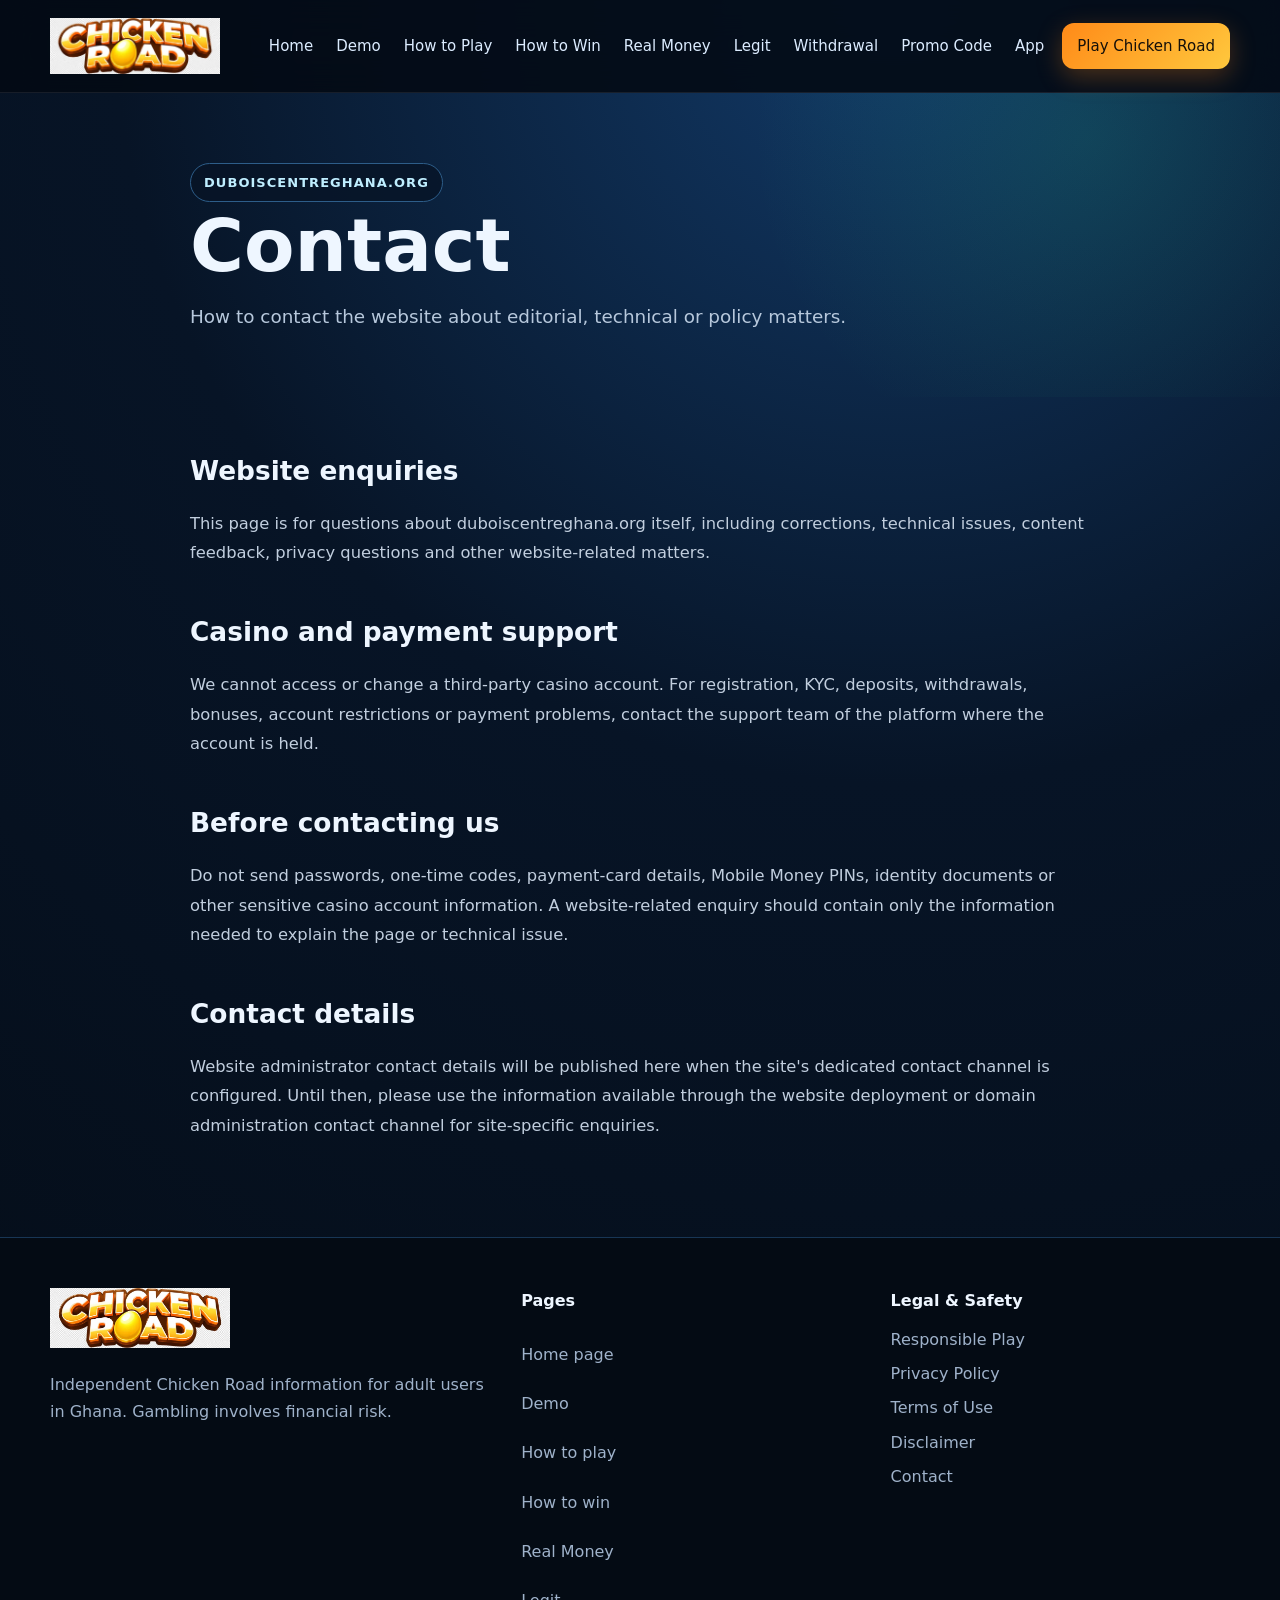
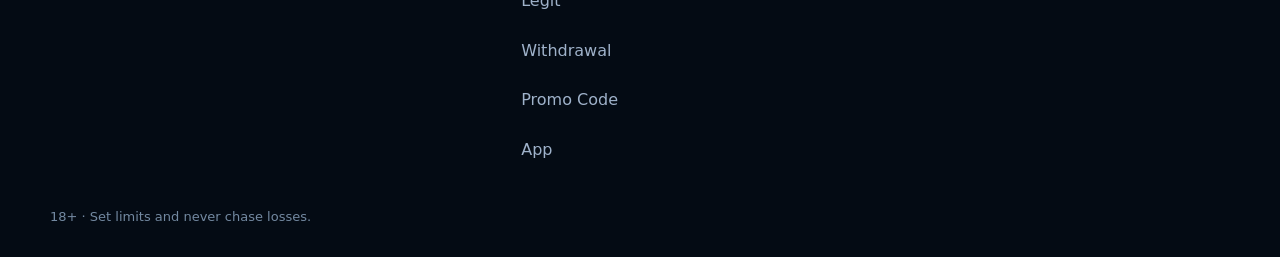
<file: contact/index.html>
<!doctype html><html lang="en-GH"><head><meta charset="utf-8"><meta name="viewport" content="width=device-width,initial-scale=1"><meta name="google-site-verification" content="nFR4UAhQhfF3JEUqetZrmdI6Ak3MQ-NBLoJH2c6ciEM"><title>Contact | Chicken Road Ghana</title><meta name="description" content="How to contact the website about editorial, technical or policy matters."><link rel="icon" href="/assets/favicon.ico"><link rel="stylesheet" href="/assets/style-final.css"></head><body><header class="top"><div class="wrap nav"><a class="brand" href="/"><img alt="Chicken Road" src="/assets/logo.webp"></a><nav class="desktop-nav"><a href="/">Home</a><a href="/chicken-road-demo/">Demo</a><a href="/how-to-play-chicken-road/">How to Play</a><a href="/how-to-win-chicken-road/">How to Win</a><a href="/chicken-road-real-money/">Real Money</a><a href="/is-chicken-road-legit/">Legit</a><a href="/chicken-road-withdrawal/">Withdrawal</a><a href="/chicken-road-promo-code/">Promo Code</a><a href="/chicken-road-app-download/">App</a><a class="play" href="/info/">Play Chicken Road</a></nav><button class="mobile-menu-toggle" type="button" aria-label="Open menu" aria-expanded="false" aria-controls="mobile-site-menu"><span></span><span></span><span></span></button><nav class="mobile-site-menu" id="mobile-site-menu" aria-label="Mobile navigation"><a href="/">Home page</a><a href="/chicken-road-demo/">Demo</a><a href="/how-to-play-chicken-road/">How to play</a><a href="/how-to-win-chicken-road/">How to win</a><a href="/chicken-road-real-money/">Real Money</a><a href="/is-chicken-road-legit/">Legit</a><a href="/chicken-road-withdrawal/">Withdrawal</a><a href="/chicken-road-promo-code/">Promo Code</a><a href="/chicken-road-app-download/">App</a><a class="mobile-play" href="/info/">Play Chicken Road</a></nav></div></header><main><section class="legal-hero"><div class="wrap legal-wrap"><span class="eyebrow">DUBOISCENTREGHANA.ORG</span><h1>Contact</h1><p class="lede">How to contact the website about editorial, technical or policy matters.</p></div></section><section class="legal-content"><div class="wrap legal-wrap">
<h2>Website enquiries</h2><p>This page is for questions about duboiscentreghana.org itself, including corrections, technical issues, content feedback, privacy questions and other website-related matters.</p>
<h2>Casino and payment support</h2><p>We cannot access or change a third-party casino account. For registration, KYC, deposits, withdrawals, bonuses, account restrictions or payment problems, contact the support team of the platform where the account is held.</p>
<h2>Before contacting us</h2><p>Do not send passwords, one-time codes, payment-card details, Mobile Money PINs, identity documents or other sensitive casino account information. A website-related enquiry should contain only the information needed to explain the page or technical issue.</p>
<h2>Contact details</h2><p>Website administrator contact details will be published here when the site's dedicated contact channel is configured. Until then, please use the information available through the website deployment or domain administration contact channel for site-specific enquiries.</p></div></section></main><footer class="footer"><div class="wrap"><div class="footgrid"><div><img alt="Chicken Road" src="/assets/logo.webp" class="footer-logo"><p>Independent Chicken Road information for adult users in Ghana. Gambling involves financial risk.</p></div><div><h4>Pages</h4><a href="/">Home page</a><a href="/chicken-road-demo/">Demo</a><a href="/how-to-play-chicken-road/">How to play</a><a href="/how-to-win-chicken-road/">How to win</a><a href="/chicken-road-real-money/">Real Money</a><a href="/is-chicken-road-legit/">Legit</a><a href="/chicken-road-withdrawal/">Withdrawal</a><a href="/chicken-road-promo-code/">Promo Code</a><a href="/chicken-road-app-download/">App</a></div><div><h4>Legal &amp; Safety</h4><a href="/responsible-play/">Responsible Play</a><a href="/privacy-policy/">Privacy Policy</a><a href="/terms/">Terms of Use</a><a href="/disclaimer/">Disclaimer</a><a href="/contact/">Contact</a></div></div><div class="small">18+ · Set limits and never chase losses.</div></div></footer><script>(()=>{const b=document.querySelector('.mobile-menu-toggle'),m=document.querySelector('.mobile-site-menu');if(!b||!m)return;b.addEventListener('click',()=>{const o=m.classList.toggle('is-open');b.classList.toggle('is-open',o);b.setAttribute('aria-expanded',o?'true':'false');document.body.classList.toggle('menu-open',o)});m.querySelectorAll('a').forEach(a=>a.addEventListener('click',()=>{m.classList.remove('is-open');b.classList.remove('is-open');b.setAttribute('aria-expanded','false');document.body.classList.remove('menu-open')}));})();</script><script src="/assets/site.js" defer></script><script src="/assets/site.js" defer></script></body></html>
</file>
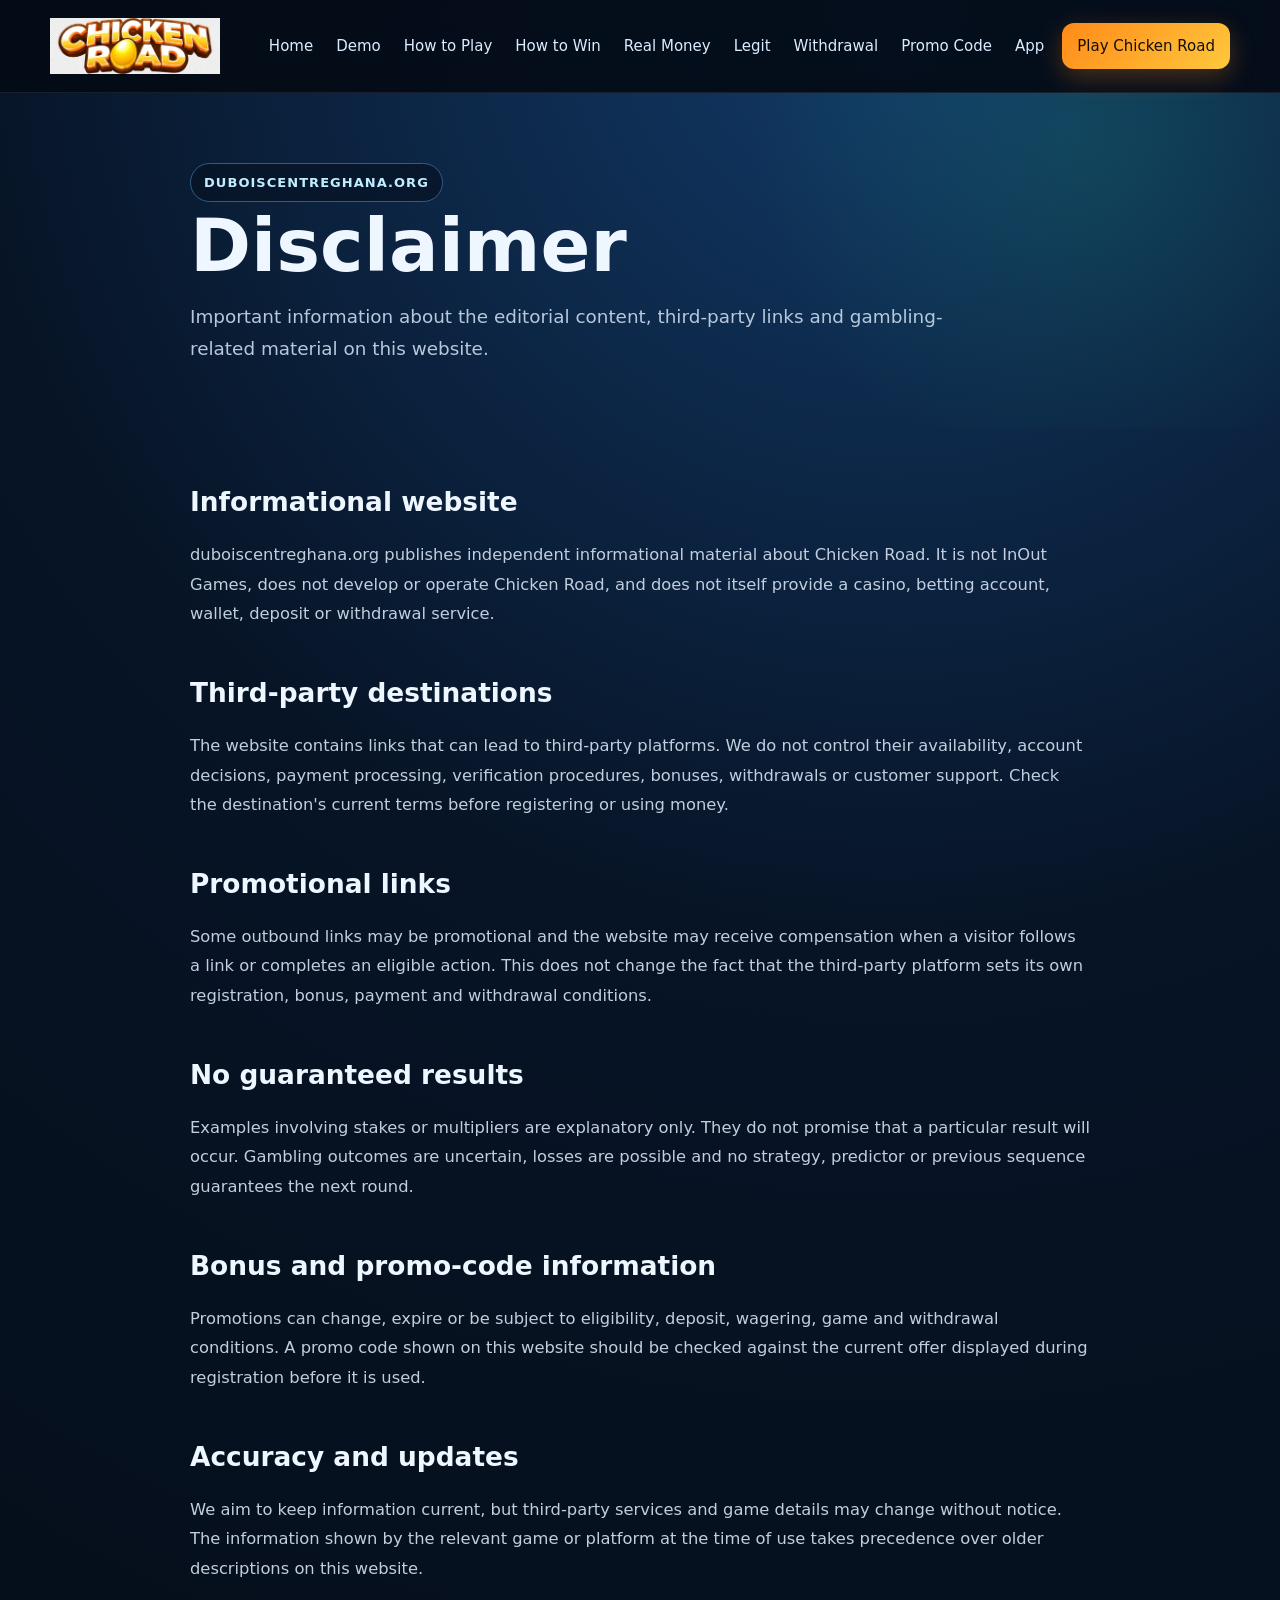
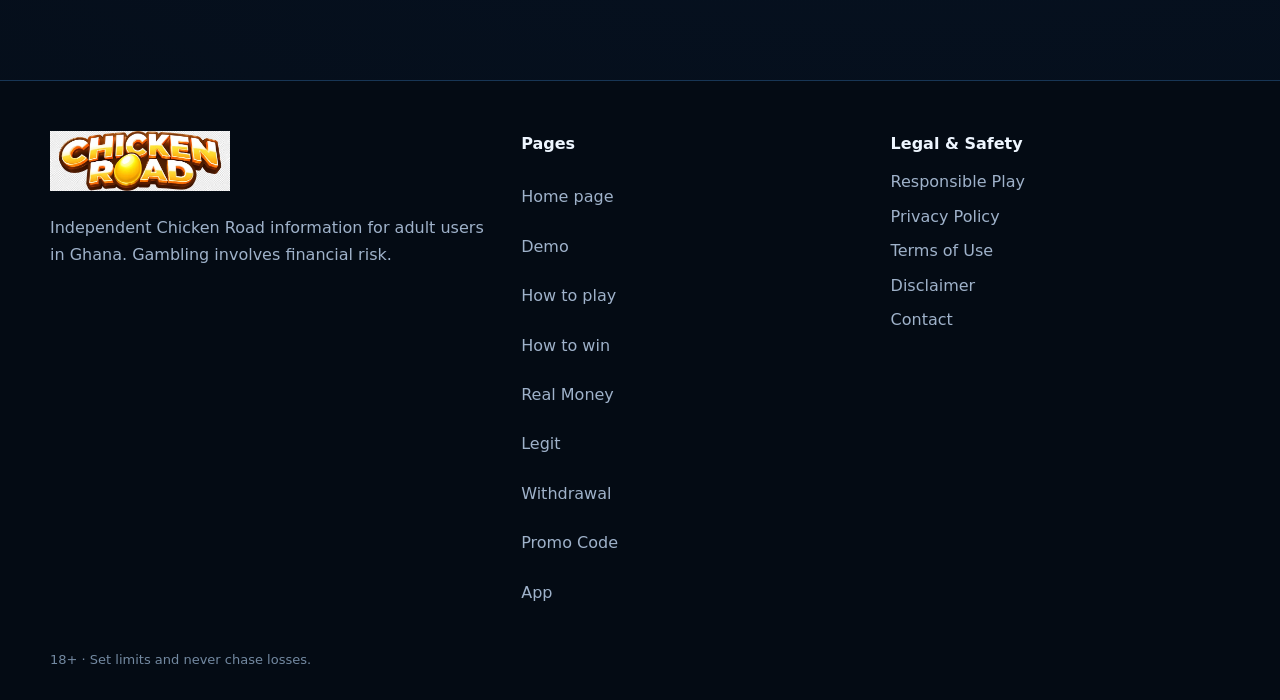
<file: disclaimer/index.html>
<!doctype html><html lang="en-GH"><head><meta charset="utf-8"><meta name="viewport" content="width=device-width,initial-scale=1"><meta name="google-site-verification" content="nFR4UAhQhfF3JEUqetZrmdI6Ak3MQ-NBLoJH2c6ciEM"><title>Disclaimer | Chicken Road Ghana</title><meta name="description" content="Important information about the editorial content, third-party links and gambling-related material on this website."><link rel="icon" href="/assets/favicon.ico"><link rel="stylesheet" href="/assets/style-final.css"></head><body><header class="top"><div class="wrap nav"><a class="brand" href="/"><img alt="Chicken Road" src="/assets/logo.webp"></a><nav class="desktop-nav"><a href="/">Home</a><a href="/chicken-road-demo/">Demo</a><a href="/how-to-play-chicken-road/">How to Play</a><a href="/how-to-win-chicken-road/">How to Win</a><a href="/chicken-road-real-money/">Real Money</a><a href="/is-chicken-road-legit/">Legit</a><a href="/chicken-road-withdrawal/">Withdrawal</a><a href="/chicken-road-promo-code/">Promo Code</a><a href="/chicken-road-app-download/">App</a><a class="play" href="/info/">Play Chicken Road</a></nav><button class="mobile-menu-toggle" type="button" aria-label="Open menu" aria-expanded="false" aria-controls="mobile-site-menu"><span></span><span></span><span></span></button><nav class="mobile-site-menu" id="mobile-site-menu" aria-label="Mobile navigation"><a href="/">Home page</a><a href="/chicken-road-demo/">Demo</a><a href="/how-to-play-chicken-road/">How to play</a><a href="/how-to-win-chicken-road/">How to win</a><a href="/chicken-road-real-money/">Real Money</a><a href="/is-chicken-road-legit/">Legit</a><a href="/chicken-road-withdrawal/">Withdrawal</a><a href="/chicken-road-promo-code/">Promo Code</a><a href="/chicken-road-app-download/">App</a><a class="mobile-play" href="/info/">Play Chicken Road</a></nav></div></header><main><section class="legal-hero"><div class="wrap legal-wrap"><span class="eyebrow">DUBOISCENTREGHANA.ORG</span><h1>Disclaimer</h1><p class="lede">Important information about the editorial content, third-party links and gambling-related material on this website.</p></div></section><section class="legal-content"><div class="wrap legal-wrap">
<h2>Informational website</h2><p>duboiscentreghana.org publishes independent informational material about Chicken Road. It is not InOut Games, does not develop or operate Chicken Road, and does not itself provide a casino, betting account, wallet, deposit or withdrawal service.</p>
<h2>Third-party destinations</h2><p>The website contains links that can lead to third-party platforms. We do not control their availability, account decisions, payment processing, verification procedures, bonuses, withdrawals or customer support. Check the destination's current terms before registering or using money.</p>
<h2>Promotional links</h2><p>Some outbound links may be promotional and the website may receive compensation when a visitor follows a link or completes an eligible action. This does not change the fact that the third-party platform sets its own registration, bonus, payment and withdrawal conditions.</p>
<h2>No guaranteed results</h2><p>Examples involving stakes or multipliers are explanatory only. They do not promise that a particular result will occur. Gambling outcomes are uncertain, losses are possible and no strategy, predictor or previous sequence guarantees the next round.</p>
<h2>Bonus and promo-code information</h2><p>Promotions can change, expire or be subject to eligibility, deposit, wagering, game and withdrawal conditions. A promo code shown on this website should be checked against the current offer displayed during registration before it is used.</p>
<h2>Accuracy and updates</h2><p>We aim to keep information current, but third-party services and game details may change without notice. The information shown by the relevant game or platform at the time of use takes precedence over older descriptions on this website.</p></div></section></main><footer class="footer"><div class="wrap"><div class="footgrid"><div><img alt="Chicken Road" src="/assets/logo.webp" class="footer-logo"><p>Independent Chicken Road information for adult users in Ghana. Gambling involves financial risk.</p></div><div><h4>Pages</h4><a href="/">Home page</a><a href="/chicken-road-demo/">Demo</a><a href="/how-to-play-chicken-road/">How to play</a><a href="/how-to-win-chicken-road/">How to win</a><a href="/chicken-road-real-money/">Real Money</a><a href="/is-chicken-road-legit/">Legit</a><a href="/chicken-road-withdrawal/">Withdrawal</a><a href="/chicken-road-promo-code/">Promo Code</a><a href="/chicken-road-app-download/">App</a></div><div><h4>Legal &amp; Safety</h4><a href="/responsible-play/">Responsible Play</a><a href="/privacy-policy/">Privacy Policy</a><a href="/terms/">Terms of Use</a><a href="/disclaimer/">Disclaimer</a><a href="/contact/">Contact</a></div></div><div class="small">18+ · Set limits and never chase losses.</div></div></footer><script>(()=>{const b=document.querySelector('.mobile-menu-toggle'),m=document.querySelector('.mobile-site-menu');if(!b||!m)return;b.addEventListener('click',()=>{const o=m.classList.toggle('is-open');b.classList.toggle('is-open',o);b.setAttribute('aria-expanded',o?'true':'false');document.body.classList.toggle('menu-open',o)});m.querySelectorAll('a').forEach(a=>a.addEventListener('click',()=>{m.classList.remove('is-open');b.classList.remove('is-open');b.setAttribute('aria-expanded','false');document.body.classList.remove('menu-open')}));})();</script><script src="/assets/site.js" defer></script><script src="/assets/site.js" defer></script></body></html>
</file>
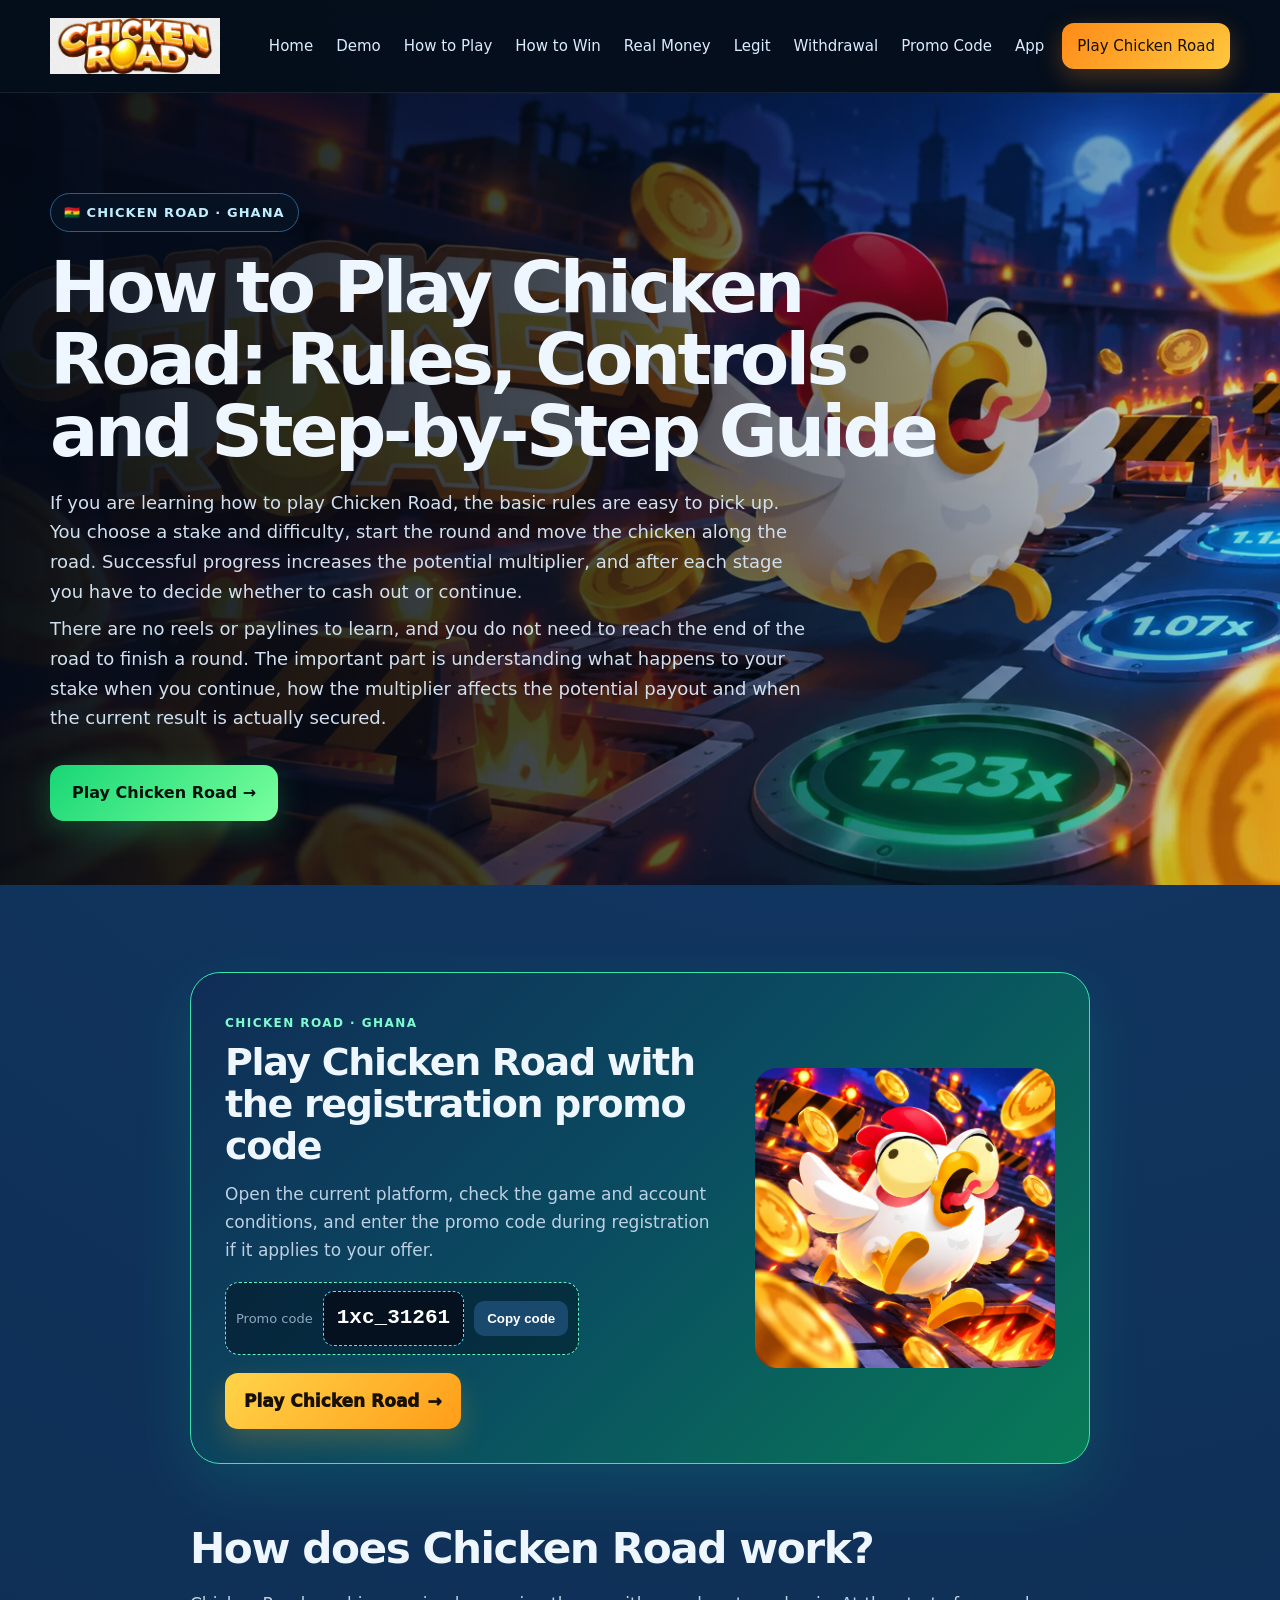
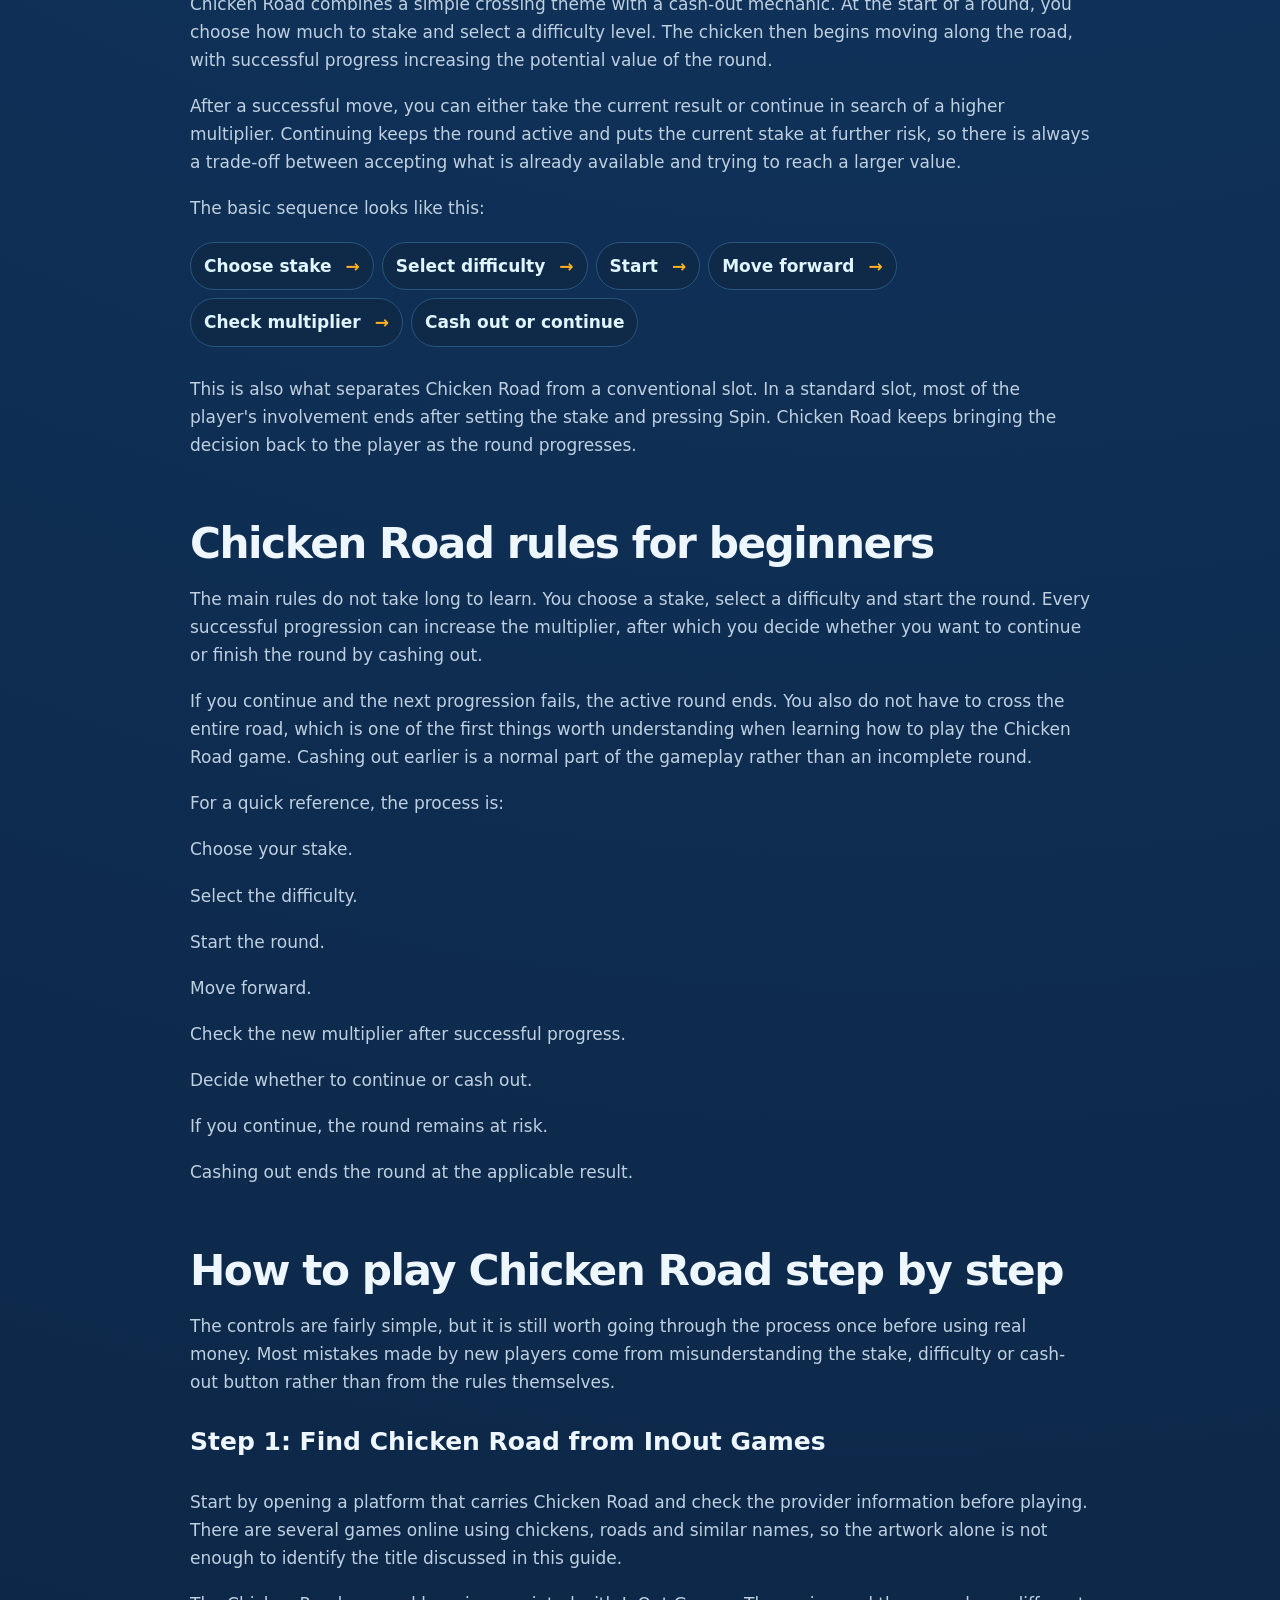
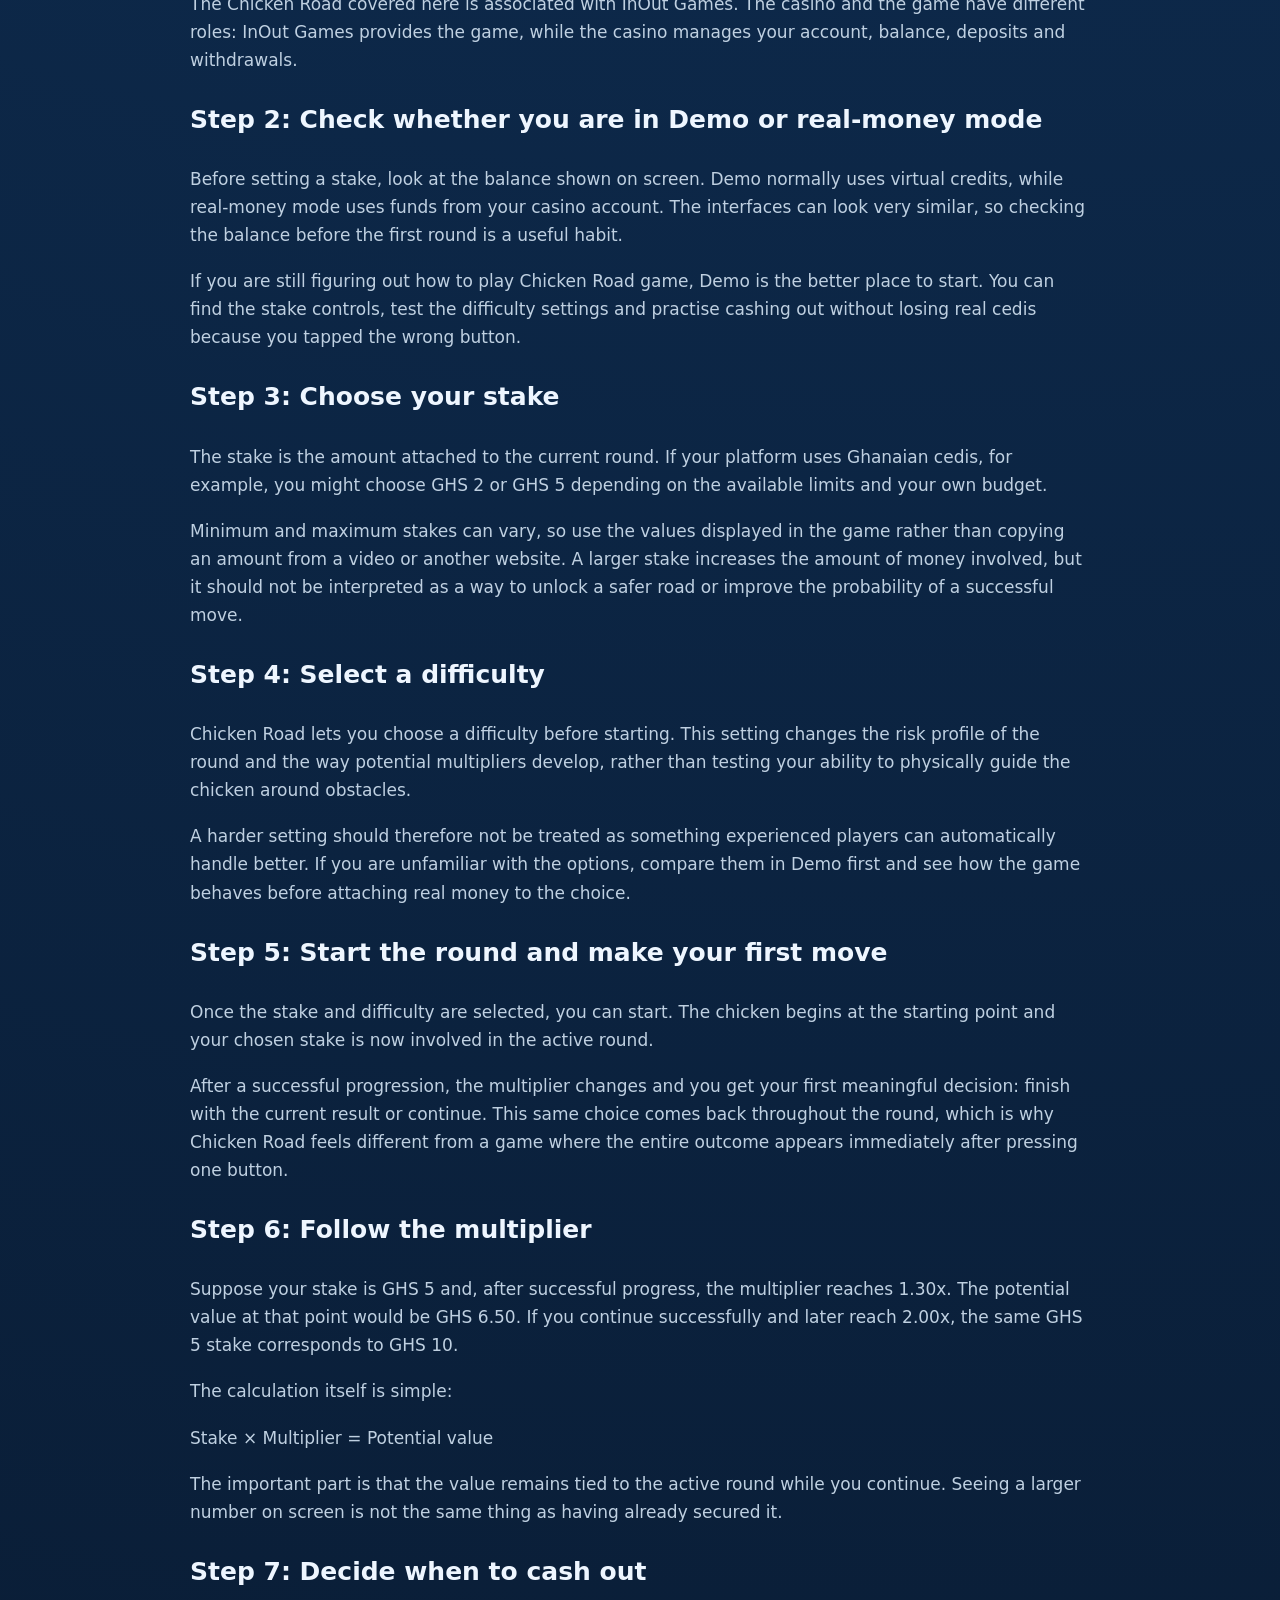
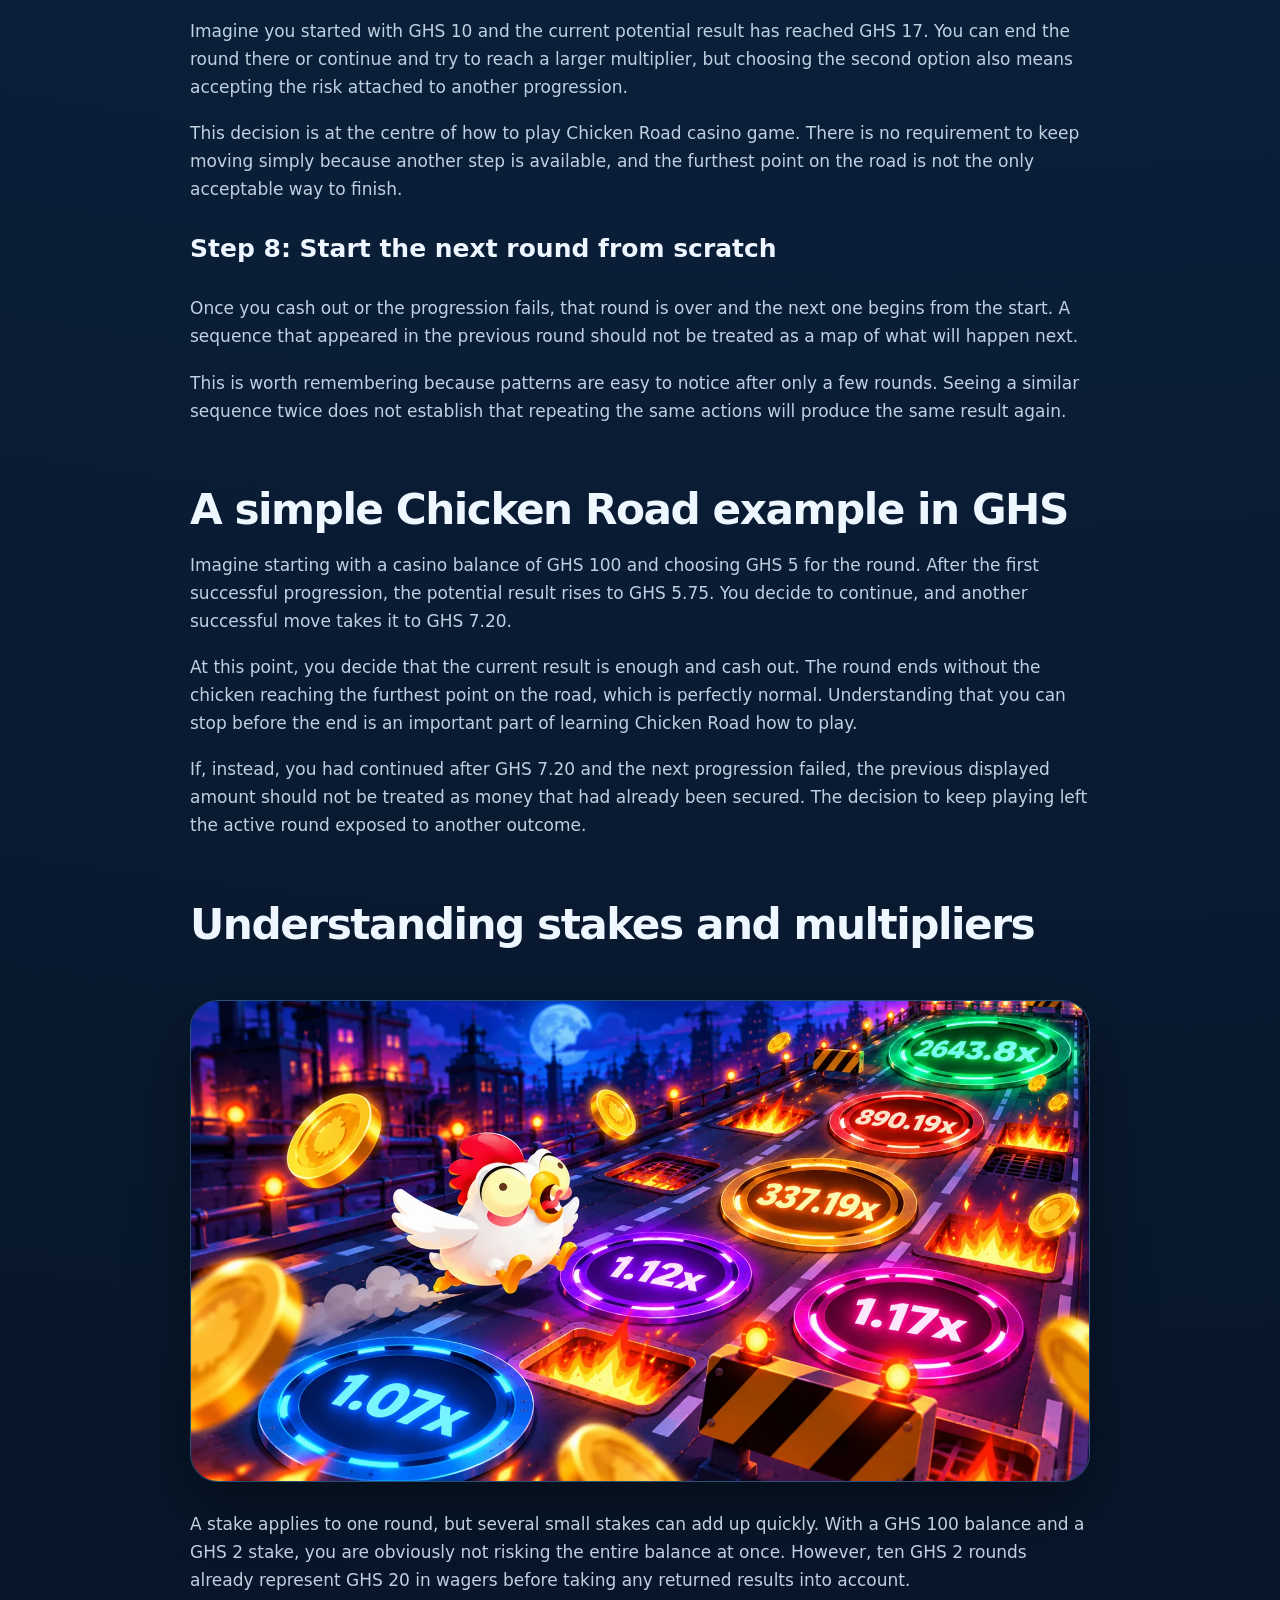
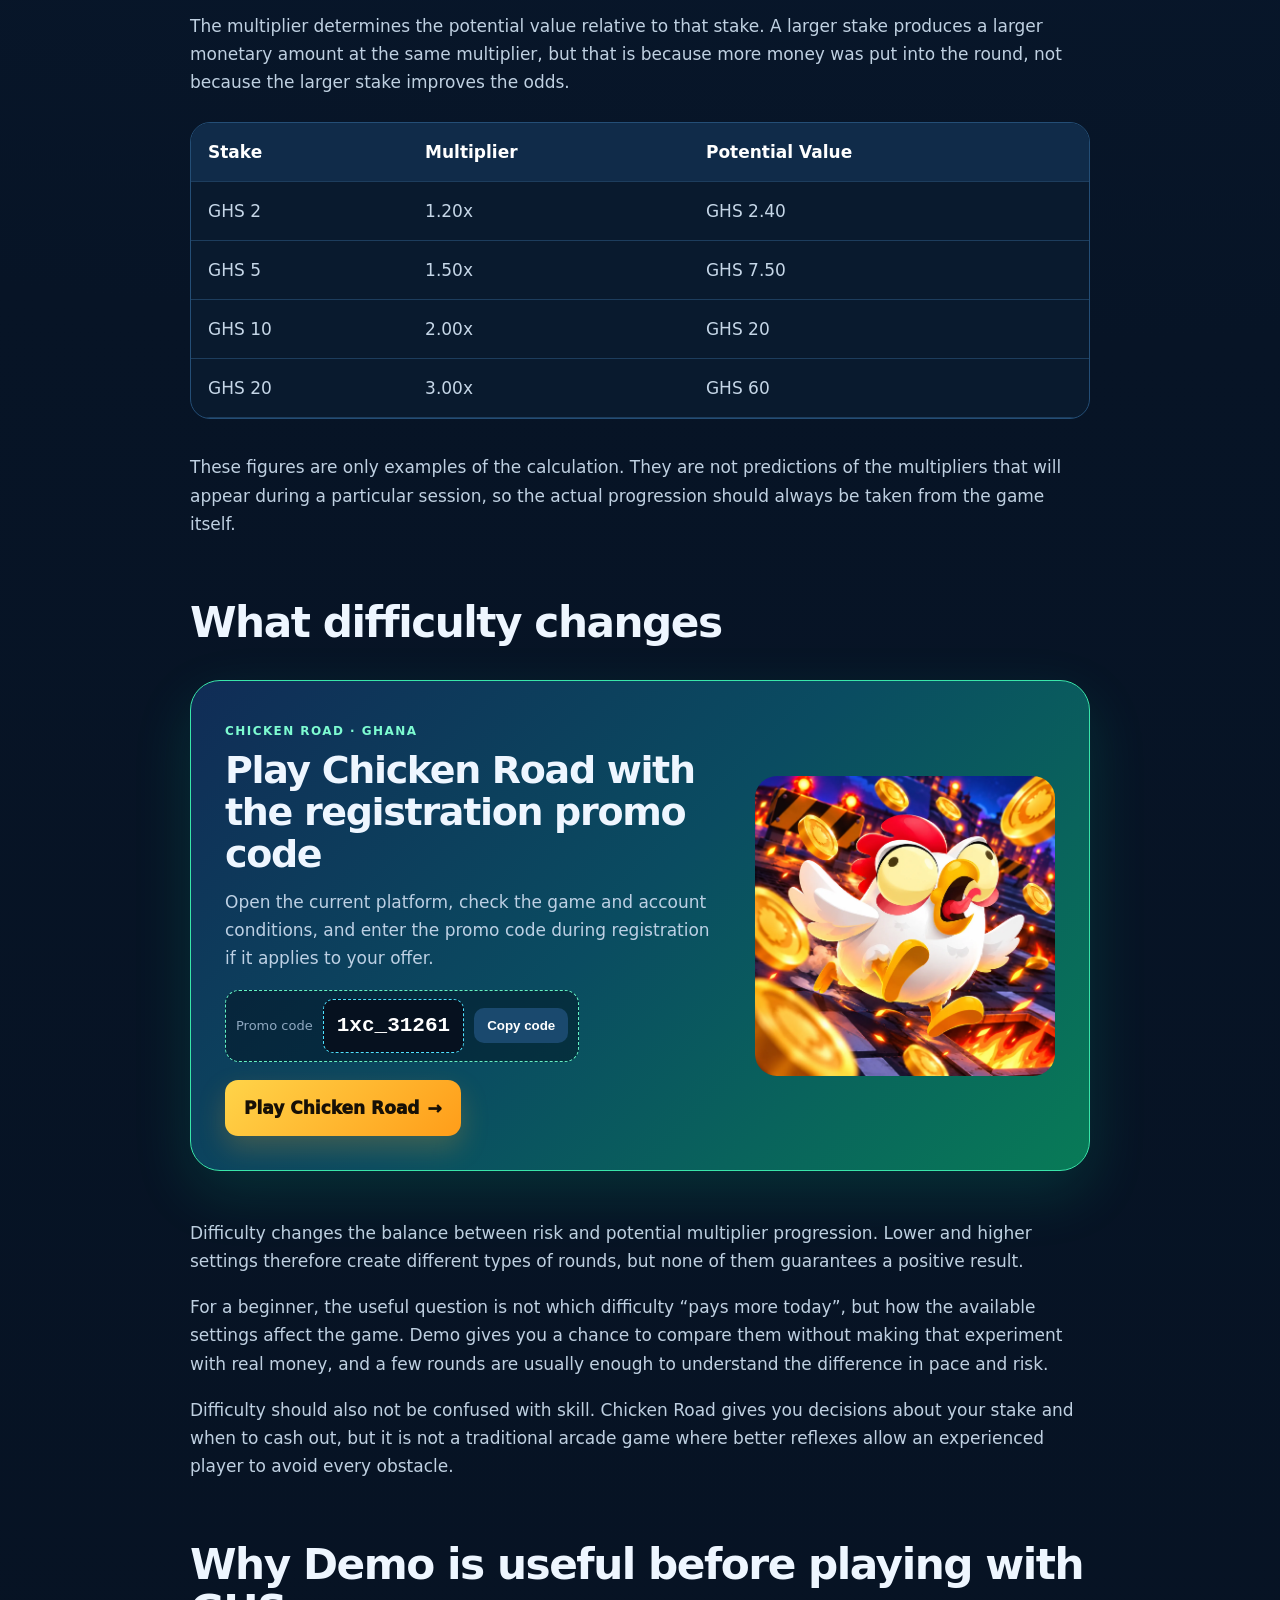
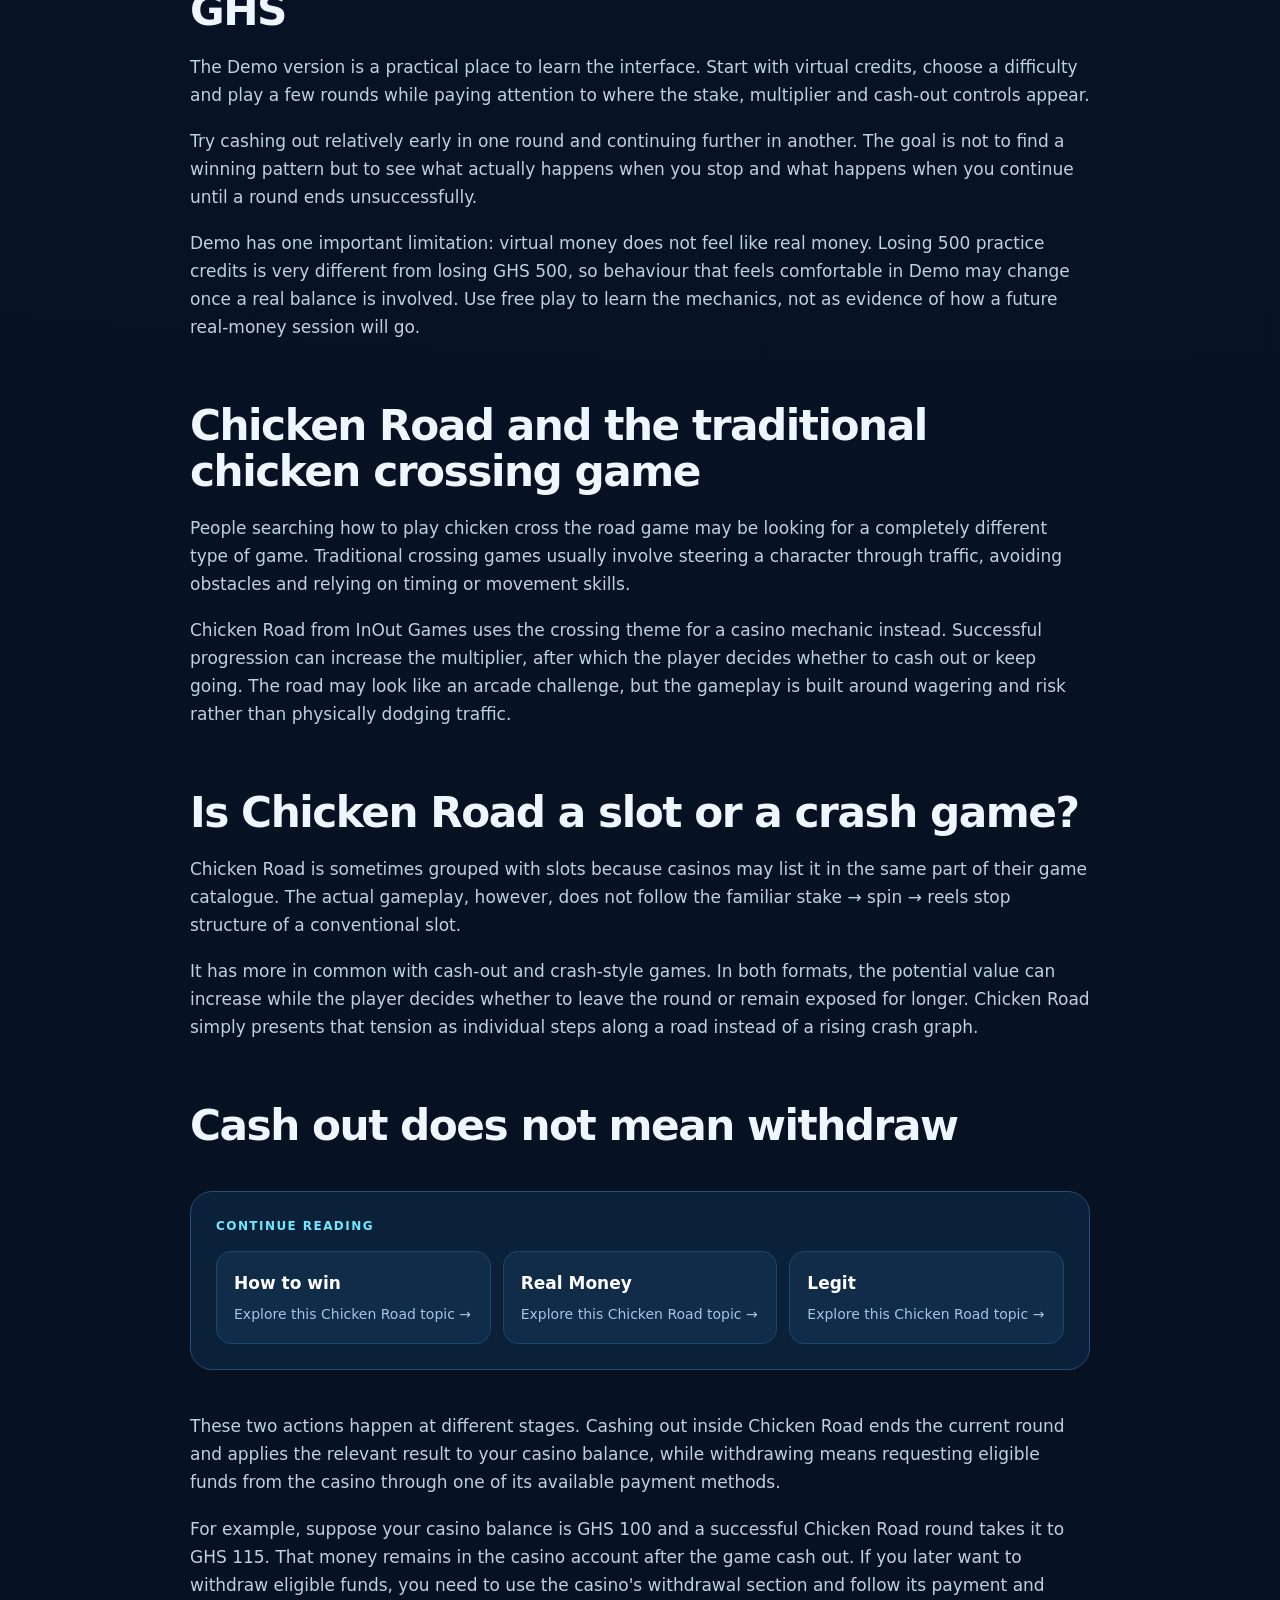
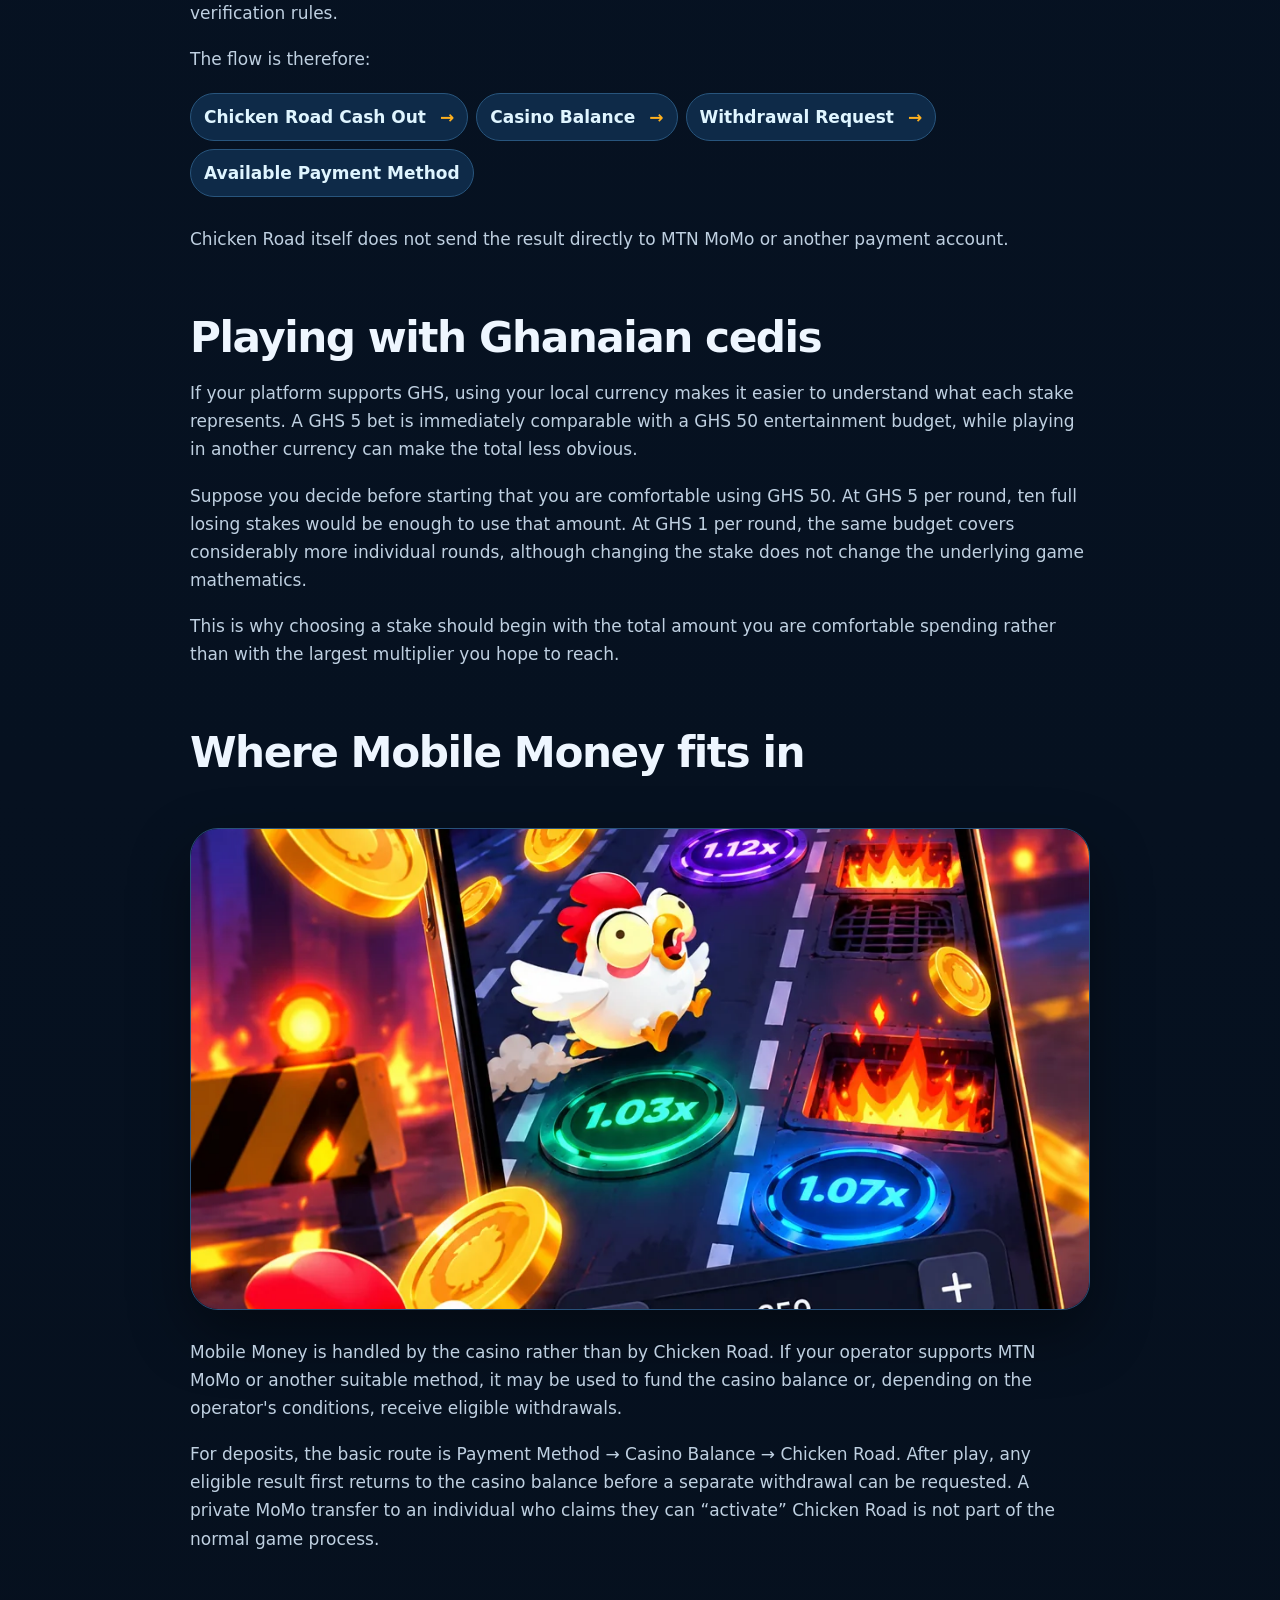
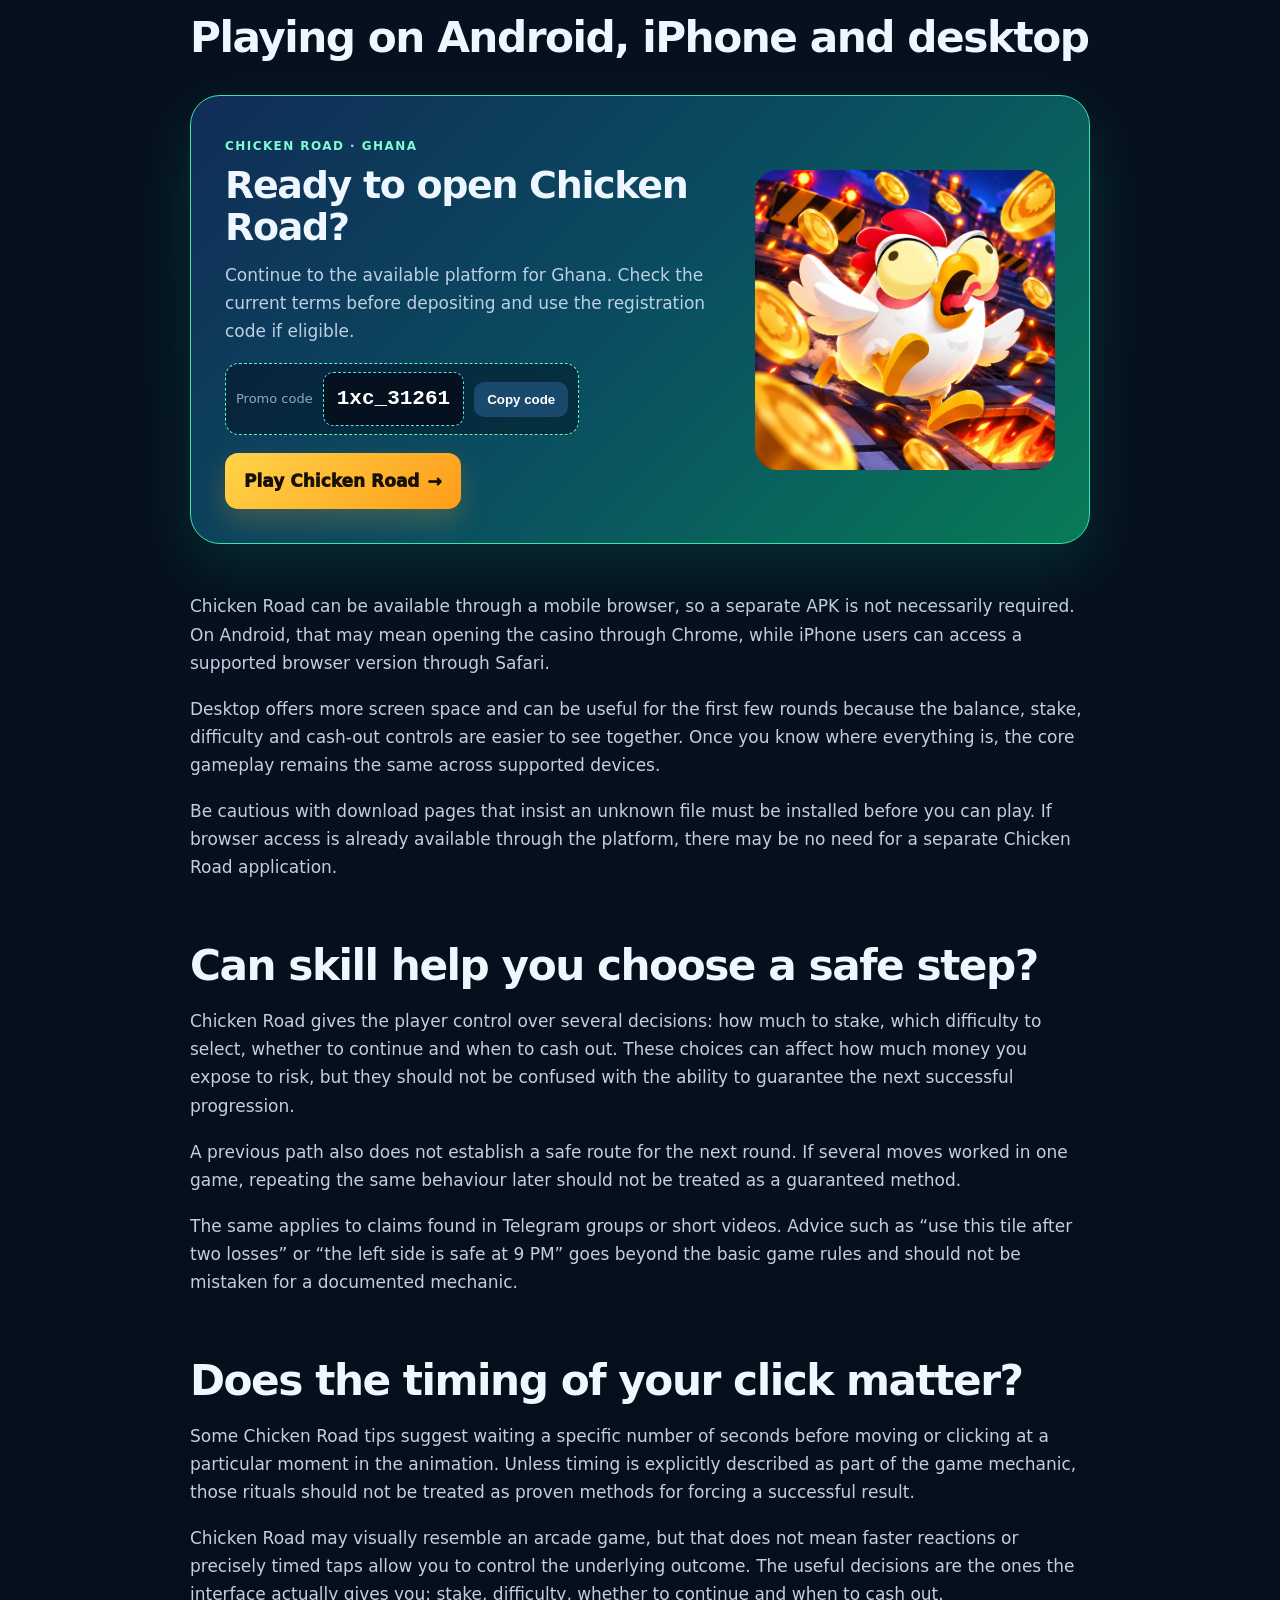
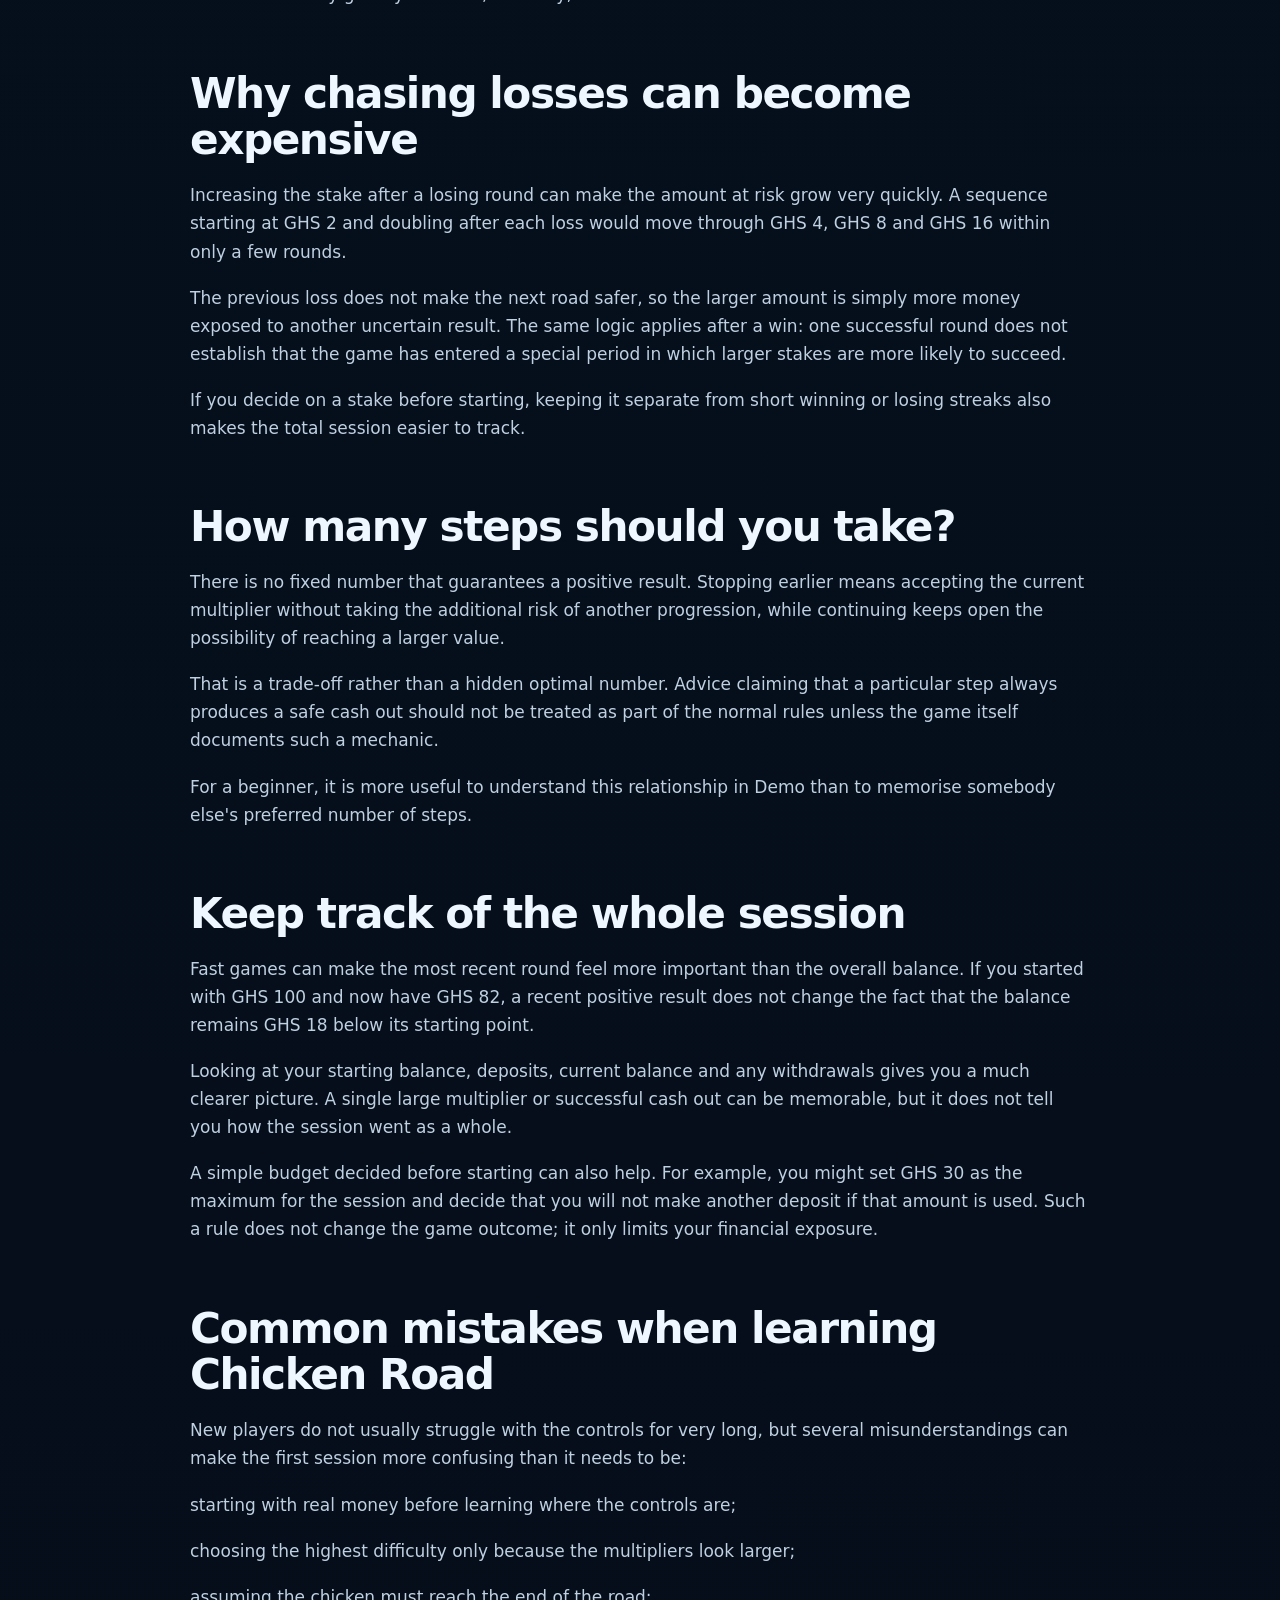
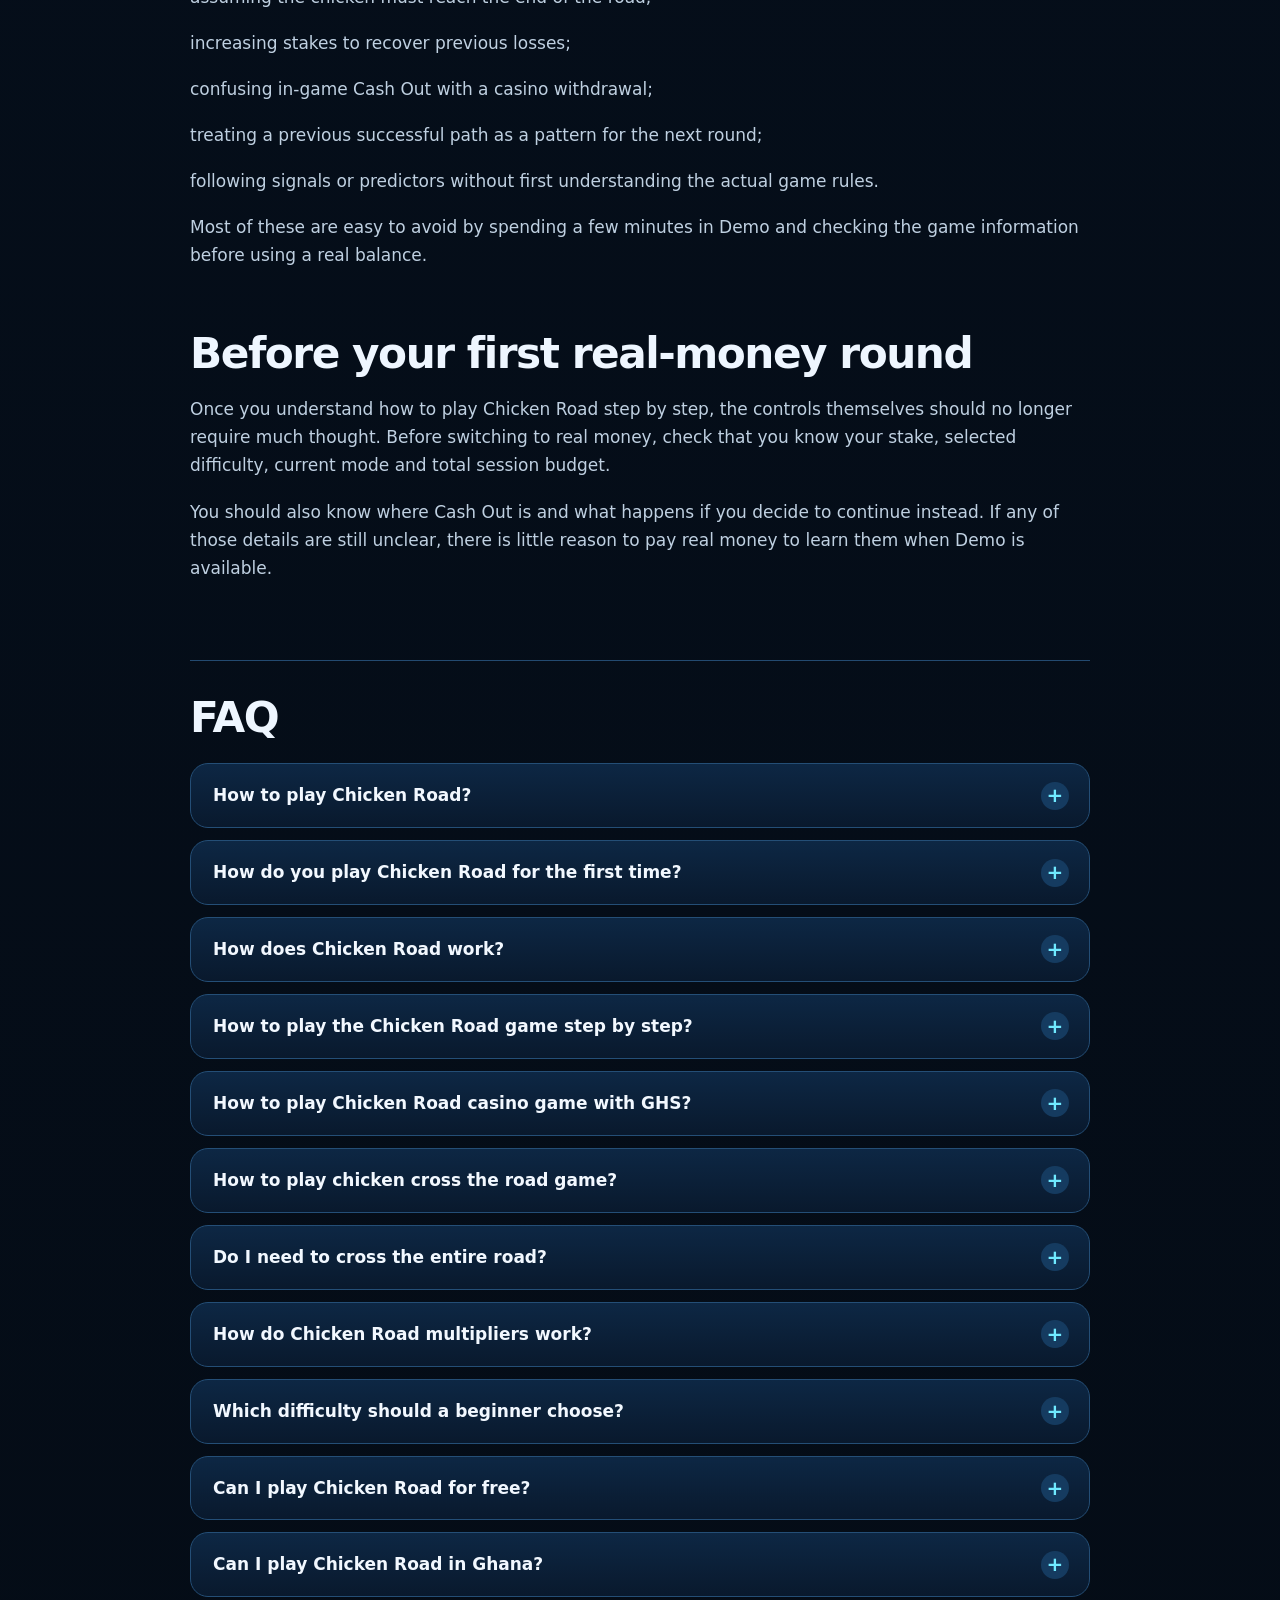
<file: how-to-play-chicken-road/index.html>
<!doctype html><html lang="en-GH"><head><meta charset="utf-8"><meta name="viewport" content="width=device-width,initial-scale=1"><meta name="google-site-verification" content="nFR4UAhQhfF3JEUqetZrmdI6Ak3MQ-NBLoJH2c6ciEM"><title>How to Play Chicken Road: Rules &amp; Step-by-Step Guide</title><meta name="description" content="Learn how to play Chicken Road step by step. Understand stakes, difficulty, multipliers and cash out before trying the InOut game in Ghana."><link rel="canonical" href="https://duboiscentreghana.org/how-to-play-chicken-road/"><link rel="icon" href="/assets/favicon.ico"><link rel="stylesheet" href="/assets/style-final.css"></head><body><header class="top"><div class="wrap nav"><a class="brand" href="/"><img alt="Chicken Road" src="/assets/logo.webp"></a><nav class="desktop-nav"><a href="/">Home</a><a href="/chicken-road-demo/">Demo</a><a href="/how-to-play-chicken-road/">How to Play</a><a href="/how-to-win-chicken-road/">How to Win</a><a href="/chicken-road-real-money/">Real Money</a><a href="/is-chicken-road-legit/">Legit</a><a href="/chicken-road-withdrawal/">Withdrawal</a><a href="/chicken-road-promo-code/">Promo Code</a><a href="/chicken-road-app-download/">App</a><a class="play" href="/info/">Play Chicken Road</a></nav><button class="mobile-menu-toggle" type="button" aria-label="Open menu" aria-expanded="false" aria-controls="mobile-site-menu"><span></span><span></span><span></span></button><nav class="mobile-site-menu" id="mobile-site-menu" aria-label="Mobile navigation"><a href="/">Home page</a><a href="/chicken-road-demo/">Demo</a><a href="/how-to-play-chicken-road/">How to play</a><a href="/how-to-win-chicken-road/">How to win</a><a href="/chicken-road-real-money/">Real Money</a><a href="/is-chicken-road-legit/">Legit</a><a href="/chicken-road-withdrawal/">Withdrawal</a><a href="/chicken-road-promo-code/">Promo Code</a><a href="/chicken-road-app-download/">App</a><a class="mobile-play" href="/info/">Play Chicken Road</a></nav></div></header><main><section class="article-hero"><div class="article-hero-bg" style="background-image:linear-gradient(90deg,rgba(3,10,22,.96),rgba(3,10,22,.72) 48%,rgba(3,10,22,.12)),url('/assets/hero.webp')"></div><div class="wrap article-hero-inner"><span class="eyebrow">🇬🇭 CHICKEN ROAD · GHANA</span><h1>How to Play Chicken Road: Rules, Controls and Step-by-Step Guide</h1><div class="hero-text"><p>If you are learning how to play Chicken Road, the basic rules are easy to pick up. You choose a stake and difficulty, start the round and move the chicken along the road. Successful progress increases the potential multiplier, and after each stage you have to decide whether to cash out or continue.</p><p>There are no reels or paylines to learn, and you do not need to reach the end of the road to finish a round. The important part is understanding what happens to your stake when you continue, how the multiplier affects the potential payout and when the current result is actually secured.</p></div><a class="btn primary hero-ref" href="/info/">Play Chicken Road →</a></div></section><div class="wrap article-shell no-rail"><article class="article"><aside class="promo promo-bright"><div class="promo-copy"><span class="promo-kicker">CHICKEN ROAD · GHANA</span><h2>Play Chicken Road with the registration promo code</h2><p>Open the current platform, check the game and account conditions, and enter the promo code during registration if it applies to your offer.</p><div class="promo-code"><span>Promo code</span><strong>1xc_31261</strong><button data-copy="1xc_31261" type="button">Copy code</button></div></div><div class="promo-art"><img alt="Chicken Road" loading="lazy" src="/assets/chicken.webp"></div><a class="promo-btn" href="/info/">Play Chicken Road <span>→</span></a></aside><h2>How does Chicken Road work?</h2><p>Chicken Road combines a simple crossing theme with a cash-out mechanic. At the start of a round, you choose how much to stake and select a difficulty level. The chicken then begins moving along the road, with successful progress increasing the potential value of the round.</p><p>After a successful move, you can either take the current result or continue in search of a higher multiplier. Continuing keeps the round active and puts the current stake at further risk, so there is always a trade-off between accepting what is already available and trying to reach a larger value.</p><p>The basic sequence looks like this:</p><div class="flow"><span>Choose stake</span><span>Select difficulty</span><span>Start</span><span>Move forward</span><span>Check multiplier</span><span>Cash out or continue</span></div><p>This is also what separates Chicken Road from a conventional slot. In a standard slot, most of the player&#x27;s involvement ends after setting the stake and pressing Spin. Chicken Road keeps bringing the decision back to the player as the round progresses.</p><h2>Chicken Road rules for beginners</h2><p>The main rules do not take long to learn. You choose a stake, select a difficulty and start the round. Every successful progression can increase the multiplier, after which you decide whether you want to continue or finish the round by cashing out.</p><p>If you continue and the next progression fails, the active round ends. You also do not have to cross the entire road, which is one of the first things worth understanding when learning how to play the Chicken Road game. Cashing out earlier is a normal part of the gameplay rather than an incomplete round.</p><p>For a quick reference, the process is:</p><p>Choose your stake.</p><p>Select the difficulty.</p><p>Start the round.</p><p>Move forward.</p><p>Check the new multiplier after successful progress.</p><p>Decide whether to continue or cash out.</p><p>If you continue, the round remains at risk.</p><p>Cashing out ends the round at the applicable result.</p><h2>How to play Chicken Road step by step</h2><p>The controls are fairly simple, but it is still worth going through the process once before using real money. Most mistakes made by new players come from misunderstanding the stake, difficulty or cash-out button rather than from the rules themselves.</p><h3>Step 1: Find Chicken Road from InOut Games</h3><p>Start by opening a platform that carries Chicken Road and check the provider information before playing. There are several games online using chickens, roads and similar names, so the artwork alone is not enough to identify the title discussed in this guide.</p><p>The Chicken Road covered here is associated with InOut Games. The casino and the game have different roles: InOut Games provides the game, while the casino manages your account, balance, deposits and withdrawals.</p><h3>Step 2: Check whether you are in Demo or real-money mode</h3><p>Before setting a stake, look at the balance shown on screen. Demo normally uses virtual credits, while real-money mode uses funds from your casino account. The interfaces can look very similar, so checking the balance before the first round is a useful habit.</p><p>If you are still figuring out how to play Chicken Road game, Demo is the better place to start. You can find the stake controls, test the difficulty settings and practise cashing out without losing real cedis because you tapped the wrong button.</p><h3>Step 3: Choose your stake</h3><p>The stake is the amount attached to the current round. If your platform uses Ghanaian cedis, for example, you might choose GHS 2 or GHS 5 depending on the available limits and your own budget.</p><p>Minimum and maximum stakes can vary, so use the values displayed in the game rather than copying an amount from a video or another website. A larger stake increases the amount of money involved, but it should not be interpreted as a way to unlock a safer road or improve the probability of a successful move.</p><h3>Step 4: Select a difficulty</h3><p>Chicken Road lets you choose a difficulty before starting. This setting changes the risk profile of the round and the way potential multipliers develop, rather than testing your ability to physically guide the chicken around obstacles.</p><p>A harder setting should therefore not be treated as something experienced players can automatically handle better. If you are unfamiliar with the options, compare them in Demo first and see how the game behaves before attaching real money to the choice.</p><h3>Step 5: Start the round and make your first move</h3><p>Once the stake and difficulty are selected, you can start. The chicken begins at the starting point and your chosen stake is now involved in the active round.</p><p>After a successful progression, the multiplier changes and you get your first meaningful decision: finish with the current result or continue. This same choice comes back throughout the round, which is why Chicken Road feels different from a game where the entire outcome appears immediately after pressing one button.</p><h3>Step 6: Follow the multiplier</h3><p>Suppose your stake is GHS 5 and, after successful progress, the multiplier reaches 1.30x. The potential value at that point would be GHS 6.50. If you continue successfully and later reach 2.00x, the same GHS 5 stake corresponds to GHS 10.</p><p>The calculation itself is simple:</p><p>Stake × Multiplier = Potential value</p><p>The important part is that the value remains tied to the active round while you continue. Seeing a larger number on screen is not the same thing as having already secured it.</p><h3>Step 7: Decide when to cash out</h3><p>Imagine you started with GHS 10 and the current potential result has reached GHS 17. You can end the round there or continue and try to reach a larger multiplier, but choosing the second option also means accepting the risk attached to another progression.</p><p>This decision is at the centre of how to play Chicken Road casino game. There is no requirement to keep moving simply because another step is available, and the furthest point on the road is not the only acceptable way to finish.</p><h3>Step 8: Start the next round from scratch</h3><p>Once you cash out or the progression fails, that round is over and the next one begins from the start. A sequence that appeared in the previous round should not be treated as a map of what will happen next.</p><p>This is worth remembering because patterns are easy to notice after only a few rounds. Seeing a similar sequence twice does not establish that repeating the same actions will produce the same result again.</p><h2>A simple Chicken Road example in GHS</h2><p>Imagine starting with a casino balance of GHS 100 and choosing GHS 5 for the round. After the first successful progression, the potential result rises to GHS 5.75. You decide to continue, and another successful move takes it to GHS 7.20.</p><p>At this point, you decide that the current result is enough and cash out. The round ends without the chicken reaching the furthest point on the road, which is perfectly normal. Understanding that you can stop before the end is an important part of learning Chicken Road how to play.</p><p>If, instead, you had continued after GHS 7.20 and the next progression failed, the previous displayed amount should not be treated as money that had already been secured. The decision to keep playing left the active round exposed to another outcome.</p><h2>Understanding stakes and multipliers</h2><figure class="content-image"><img src="/assets/high-multiplier.webp" alt="Understanding stakes and multipliers" loading="lazy"></figure><p>A stake applies to one round, but several small stakes can add up quickly. With a GHS 100 balance and a GHS 2 stake, you are obviously not risking the entire balance at once. However, ten GHS 2 rounds already represent GHS 20 in wagers before taking any returned results into account.</p><p>The multiplier determines the potential value relative to that stake. A larger stake produces a larger monetary amount at the same multiplier, but that is because more money was put into the round, not because the larger stake improves the odds.</p><div class="table-wrap"><table><tr><th>Stake</th><th>Multiplier</th><th>Potential Value</th></tr><tr><td>GHS 2</td><td>1.20x</td><td>GHS 2.40</td></tr><tr><td>GHS 5</td><td>1.50x</td><td>GHS 7.50</td></tr><tr><td>GHS 10</td><td>2.00x</td><td>GHS 20</td></tr><tr><td>GHS 20</td><td>3.00x</td><td>GHS 60</td></tr></table></div><p>These figures are only examples of the calculation. They are not predictions of the multipliers that will appear during a particular session, so the actual progression should always be taken from the game itself.</p><h2>What difficulty changes</h2><aside class="promo promo-bright"><div class="promo-copy"><span class="promo-kicker">CHICKEN ROAD · GHANA</span><h2>Play Chicken Road with the registration promo code</h2><p>Open the current platform, check the game and account conditions, and enter the promo code during registration if it applies to your offer.</p><div class="promo-code"><span>Promo code</span><strong>1xc_31261</strong><button data-copy="1xc_31261" type="button">Copy code</button></div></div><div class="promo-art"><img alt="Chicken Road" loading="lazy" src="/assets/chicken.webp"></div><a class="promo-btn" href="/info/">Play Chicken Road <span>→</span></a></aside><p>Difficulty changes the balance between risk and potential multiplier progression. Lower and higher settings therefore create different types of rounds, but none of them guarantees a positive result.</p><p>For a beginner, the useful question is not which difficulty “pays more today”, but how the available settings affect the game. Demo gives you a chance to compare them without making that experiment with real money, and a few rounds are usually enough to understand the difference in pace and risk.</p><p>Difficulty should also not be confused with skill. Chicken Road gives you decisions about your stake and when to cash out, but it is not a traditional arcade game where better reflexes allow an experienced player to avoid every obstacle.</p><h2>Why Demo is useful before playing with GHS</h2><p>The Demo version is a practical place to learn the interface. Start with virtual credits, choose a difficulty and play a few rounds while paying attention to where the stake, multiplier and cash-out controls appear.</p><p>Try cashing out relatively early in one round and continuing further in another. The goal is not to find a winning pattern but to see what actually happens when you stop and what happens when you continue until a round ends unsuccessfully.</p><p>Demo has one important limitation: virtual money does not feel like real money. Losing 500 practice credits is very different from losing GHS 500, so behaviour that feels comfortable in Demo may change once a real balance is involved. Use free play to learn the mechanics, not as evidence of how a future real-money session will go.</p><h2>Chicken Road and the traditional chicken crossing game</h2><p>People searching how to play chicken cross the road game may be looking for a completely different type of game. Traditional crossing games usually involve steering a character through traffic, avoiding obstacles and relying on timing or movement skills.</p><p>Chicken Road from InOut Games uses the crossing theme for a casino mechanic instead. Successful progression can increase the multiplier, after which the player decides whether to cash out or keep going. The road may look like an arcade challenge, but the gameplay is built around wagering and risk rather than physically dodging traffic.</p><h2>Is Chicken Road a slot or a crash game?</h2><p>Chicken Road is sometimes grouped with slots because casinos may list it in the same part of their game catalogue. The actual gameplay, however, does not follow the familiar stake → spin → reels stop structure of a conventional slot.</p><p>It has more in common with cash-out and crash-style games. In both formats, the potential value can increase while the player decides whether to leave the round or remain exposed for longer. Chicken Road simply presents that tension as individual steps along a road instead of a rising crash graph.</p><h2>Cash out does not mean withdraw</h2><aside class="related"><span class="related-label">Continue reading</span><div class="related-grid"><a href="/how-to-win-chicken-road/"><strong>How to win</strong><span>Explore this Chicken Road topic →</span></a><a href="/chicken-road-real-money/"><strong>Real Money</strong><span>Explore this Chicken Road topic →</span></a><a href="/is-chicken-road-legit/"><strong>Legit</strong><span>Explore this Chicken Road topic →</span></a></div></aside><p>These two actions happen at different stages. Cashing out inside Chicken Road ends the current round and applies the relevant result to your casino balance, while withdrawing means requesting eligible funds from the casino through one of its available payment methods.</p><p>For example, suppose your casino balance is GHS 100 and a successful Chicken Road round takes it to GHS 115. That money remains in the casino account after the game cash out. If you later want to withdraw eligible funds, you need to use the casino&#x27;s withdrawal section and follow its payment and verification rules.</p><p>The flow is therefore:</p><div class="flow"><span>Chicken Road Cash Out</span><span>Casino Balance</span><span>Withdrawal Request</span><span>Available Payment Method</span></div><p>Chicken Road itself does not send the result directly to MTN MoMo or another payment account.</p><h2>Playing with Ghanaian cedis</h2><p>If your platform supports GHS, using your local currency makes it easier to understand what each stake represents. A GHS 5 bet is immediately comparable with a GHS 50 entertainment budget, while playing in another currency can make the total less obvious.</p><p>Suppose you decide before starting that you are comfortable using GHS 50. At GHS 5 per round, ten full losing stakes would be enough to use that amount. At GHS 1 per round, the same budget covers considerably more individual rounds, although changing the stake does not change the underlying game mathematics.</p><p>This is why choosing a stake should begin with the total amount you are comfortable spending rather than with the largest multiplier you hope to reach.</p><h2>Where Mobile Money fits in</h2><figure class="content-image"><img src="/assets/mobile.webp" alt="Where Mobile Money fits in" loading="lazy"></figure><p>Mobile Money is handled by the casino rather than by Chicken Road. If your operator supports MTN MoMo or another suitable method, it may be used to fund the casino balance or, depending on the operator&#x27;s conditions, receive eligible withdrawals.</p><p>For deposits, the basic route is Payment Method → Casino Balance → Chicken Road. After play, any eligible result first returns to the casino balance before a separate withdrawal can be requested. A private MoMo transfer to an individual who claims they can “activate” Chicken Road is not part of the normal game process.</p><h2>Playing on Android, iPhone and desktop</h2><aside class="promo promo-bright"><div class="promo-copy"><span class="promo-kicker">CHICKEN ROAD · GHANA</span><h2>Ready to open Chicken Road?</h2><p>Continue to the available platform for Ghana. Check the current terms before depositing and use the registration code if eligible.</p><div class="promo-code"><span>Promo code</span><strong>1xc_31261</strong><button data-copy="1xc_31261" type="button">Copy code</button></div></div><div class="promo-art"><img alt="Chicken Road" loading="lazy" src="/assets/chicken.webp"></div><a class="promo-btn" href="/info/">Play Chicken Road <span>→</span></a></aside><p>Chicken Road can be available through a mobile browser, so a separate APK is not necessarily required. On Android, that may mean opening the casino through Chrome, while iPhone users can access a supported browser version through Safari.</p><p>Desktop offers more screen space and can be useful for the first few rounds because the balance, stake, difficulty and cash-out controls are easier to see together. Once you know where everything is, the core gameplay remains the same across supported devices.</p><p>Be cautious with download pages that insist an unknown file must be installed before you can play. If browser access is already available through the platform, there may be no need for a separate Chicken Road application.</p><h2>Can skill help you choose a safe step?</h2><p>Chicken Road gives the player control over several decisions: how much to stake, which difficulty to select, whether to continue and when to cash out. These choices can affect how much money you expose to risk, but they should not be confused with the ability to guarantee the next successful progression.</p><p>A previous path also does not establish a safe route for the next round. If several moves worked in one game, repeating the same behaviour later should not be treated as a guaranteed method.</p><p>The same applies to claims found in Telegram groups or short videos. Advice such as “use this tile after two losses” or “the left side is safe at 9 PM” goes beyond the basic game rules and should not be mistaken for a documented mechanic.</p><h2>Does the timing of your click matter?</h2><p>Some Chicken Road tips suggest waiting a specific number of seconds before moving or clicking at a particular moment in the animation. Unless timing is explicitly described as part of the game mechanic, those rituals should not be treated as proven methods for forcing a successful result.</p><p>Chicken Road may visually resemble an arcade game, but that does not mean faster reactions or precisely timed taps allow you to control the underlying outcome. The useful decisions are the ones the interface actually gives you: stake, difficulty, whether to continue and when to cash out.</p><h2>Why chasing losses can become expensive</h2><p>Increasing the stake after a losing round can make the amount at risk grow very quickly. A sequence starting at GHS 2 and doubling after each loss would move through GHS 4, GHS 8 and GHS 16 within only a few rounds.</p><p>The previous loss does not make the next road safer, so the larger amount is simply more money exposed to another uncertain result. The same logic applies after a win: one successful round does not establish that the game has entered a special period in which larger stakes are more likely to succeed.</p><p>If you decide on a stake before starting, keeping it separate from short winning or losing streaks also makes the total session easier to track.</p><h2>How many steps should you take?</h2><p>There is no fixed number that guarantees a positive result. Stopping earlier means accepting the current multiplier without taking the additional risk of another progression, while continuing keeps open the possibility of reaching a larger value.</p><p>That is a trade-off rather than a hidden optimal number. Advice claiming that a particular step always produces a safe cash out should not be treated as part of the normal rules unless the game itself documents such a mechanic.</p><p>For a beginner, it is more useful to understand this relationship in Demo than to memorise somebody else&#x27;s preferred number of steps.</p><h2>Keep track of the whole session</h2><p>Fast games can make the most recent round feel more important than the overall balance. If you started with GHS 100 and now have GHS 82, a recent positive result does not change the fact that the balance remains GHS 18 below its starting point.</p><p>Looking at your starting balance, deposits, current balance and any withdrawals gives you a much clearer picture. A single large multiplier or successful cash out can be memorable, but it does not tell you how the session went as a whole.</p><p>A simple budget decided before starting can also help. For example, you might set GHS 30 as the maximum for the session and decide that you will not make another deposit if that amount is used. Such a rule does not change the game outcome; it only limits your financial exposure.</p><h2>Common mistakes when learning Chicken Road</h2><p>New players do not usually struggle with the controls for very long, but several misunderstandings can make the first session more confusing than it needs to be:</p><p>starting with real money before learning where the controls are;</p><p>choosing the highest difficulty only because the multipliers look larger;</p><p>assuming the chicken must reach the end of the road;</p><p>increasing stakes to recover previous losses;</p><p>confusing in-game Cash Out with a casino withdrawal;</p><p>treating a previous successful path as a pattern for the next round;</p><p>following signals or predictors without first understanding the actual game rules.</p><p>Most of these are easy to avoid by spending a few minutes in Demo and checking the game information before using a real balance.</p><h2>Before your first real-money round</h2><p>Once you understand how to play Chicken Road step by step, the controls themselves should no longer require much thought. Before switching to real money, check that you know your stake, selected difficulty, current mode and total session budget.</p><p>You should also know where Cash Out is and what happens if you decide to continue instead. If any of those details are still unclear, there is little reason to pay real money to learn them when Demo is available.</p><h2 class="faq-heading">FAQ</h2><div class="faq-grid"><details class="faq-item"><summary>How to play Chicken Road?</summary><p>Choose your stake and difficulty, start the round and progress along the road. Successful progression can increase the multiplier, after which you decide whether to cash out or continue and accept another level of risk.</p></details><details class="faq-item"><summary>How do you play Chicken Road for the first time?</summary><p>Starting in Demo is the easiest option for a beginner because it lets you learn the stake, difficulty and cash-out controls using virtual credits. Once the interface makes sense, you can decide separately whether you want to use real money.</p></details><details class="faq-item"><summary>How does Chicken Road work?</summary><p>Chicken Road combines road progression with a multiplier and cash-out mechanic. As the chicken progresses successfully, the potential value can increase, while continuing keeps the active round exposed to further risk.</p></details><details class="faq-item"><summary>How to play the Chicken Road game step by step?</summary><p>Open Chicken Road from InOut Games, check whether you are in Demo or real-money mode, select a stake and difficulty, start the round and progress along the road. After successful moves, decide whether you want to take the current result or continue.</p></details><details class="faq-item"><summary>How to play Chicken Road casino game with GHS?</summary><p>First use a casino that supports Ghanaian cedis, then choose a GHS stake that fits your planned budget. The gameplay itself remains the same: select difficulty, start the round, progress and decide when to cash out.</p></details><details class="faq-item"><summary>How to play chicken cross the road game?</summary><p>If you mean Chicken Road by InOut Games, it works differently from a conventional arcade crossing game. Progress is connected to a stake and multiplier, and after successful moves you decide whether to cash out or continue.</p></details><details class="faq-item"><summary>Do I need to cross the entire road?</summary><p>No. Cashing out before reaching the furthest point is part of the normal gameplay, so there is no requirement to complete the whole road in every round.</p></details><details class="faq-item"><summary>How do Chicken Road multipliers work?</summary><p>The multiplier determines the potential value relative to your stake. For example, a GHS 5 stake at 2.00x corresponds to a potential value of GHS 10.</p></details><details class="faq-item"><summary>Which difficulty should a beginner choose?</summary><p>There is no difficulty that guarantees better results. Beginners can use Demo to compare the available settings and understand how they change the risk/reward profile before playing with real money.</p></details><details class="faq-item"><summary>Can I play Chicken Road for free?</summary><p>Demo mode can be available through supported platforms and uses virtual credits instead of a real-money balance. It is useful for learning the controls and comparing difficulty settings.</p></details><details class="faq-item"><summary>Can I play Chicken Road in Ghana?</summary><p>The game can be accessed through platforms that make the InOut Games title available to users in Ghana. Account, currency and payment options depend on the operator.</p></details><details class="faq-item"><summary>Can I play Chicken Road with GHS?</summary><p>That depends on the casino platform. If it supports Ghanaian cedi accounts, the balance and stakes can be displayed in GHS.</p></details><details class="faq-item"><summary>Can I use MTN MoMo?</summary><p>Mobile Money is handled by the casino rather than Chicken Road itself. Check the cashier to see which deposit and withdrawal methods are currently available for your account.</p></details><details class="faq-item"><summary>Can I play Chicken Road on my phone?</summary><p>Yes, supported platforms can provide browser access on Android and iPhone. A separate Chicken Road APK is not always necessary.</p></details><details class="faq-item"><summary>Is Chicken Road a skill game?</summary><p>You decide how much to stake, which difficulty to select and when to cash out, but those choices should not be confused with a physical skill that guarantees the next progression will succeed.</p></details><details class="faq-item"><summary>Can I predict the next safe step?</summary><p>Previous rounds, visual patterns and third-party signals should not be treated as guaranteed predictors of what will happen next. A sequence that worked before does not establish a safe route for the following round.</p></details><details class="faq-item"><summary>Is there a best time to play Chicken Road?</summary><p>A particular hour should not be assumed to change the next result unless such a feature is explicitly described in the game&#x27;s rules. Claims about special “paying hours” should therefore be treated separately from the documented mechanics.</p></details><details class="faq-item"><summary>Should I double my stake after a loss?</summary><p>Doubling increases the amount of money at risk and does not make the next round automatically safer. A previous loss does not create a guarantee about the next progression.</p></details><details class="faq-item"><summary>How many steps should I take?</summary><p>There is no universal number of steps that guarantees a positive result. Each decision to continue involves choosing between the current potential value and the additional risk of staying in the round.</p></details><details class="faq-item"><summary>What happens when I cash out?</summary><p>Cashing out ends the active Chicken Road round and applies the relevant result to your casino balance. It does not automatically send money to your Mobile Money account.</p></details><details class="faq-item"><summary>Can I withdraw after cashing out?</summary><p>Withdrawal is handled separately by the casino. Eligible funds in your casino balance can be requested through the payment methods available to your account and according to the operator&#x27;s withdrawal conditions.</p></details></div><aside class="related"><span class="related-label">Continue reading</span><div class="related-grid"><a href="/chicken-road-promo-code/"><strong>Promo Code</strong><span>Explore this Chicken Road topic →</span></a><a href="/chicken-road-app-download/"><strong>App</strong><span>Explore this Chicken Road topic →</span></a><a href="/"><strong>Home page</strong><span>Explore this Chicken Road topic →</span></a></div></aside></article></div></main><footer class="footer"><div class="wrap"><div class="footgrid"><div><img alt="Chicken Road" src="/assets/logo.webp" class="footer-logo"><p>Independent Chicken Road information for adult users in Ghana. Gambling involves financial risk.</p></div><div><h4>Pages</h4><a href="/">Home page</a><a href="/chicken-road-demo/">Demo</a><a href="/how-to-play-chicken-road/">How to play</a><a href="/how-to-win-chicken-road/">How to win</a><a href="/chicken-road-real-money/">Real Money</a><a href="/is-chicken-road-legit/">Legit</a><a href="/chicken-road-withdrawal/">Withdrawal</a><a href="/chicken-road-promo-code/">Promo Code</a><a href="/chicken-road-app-download/">App</a></div><div><h4>Legal &amp; Safety</h4><a href="/responsible-play/">Responsible Play</a><a href="/privacy-policy/">Privacy Policy</a><a href="/terms/">Terms of Use</a><a href="/disclaimer/">Disclaimer</a><a href="/contact/">Contact</a></div></div><div class="small">18+ · Set limits and never chase losses.</div></div></footer><script src="/assets/site.js" defer></script></body></html>
</file>
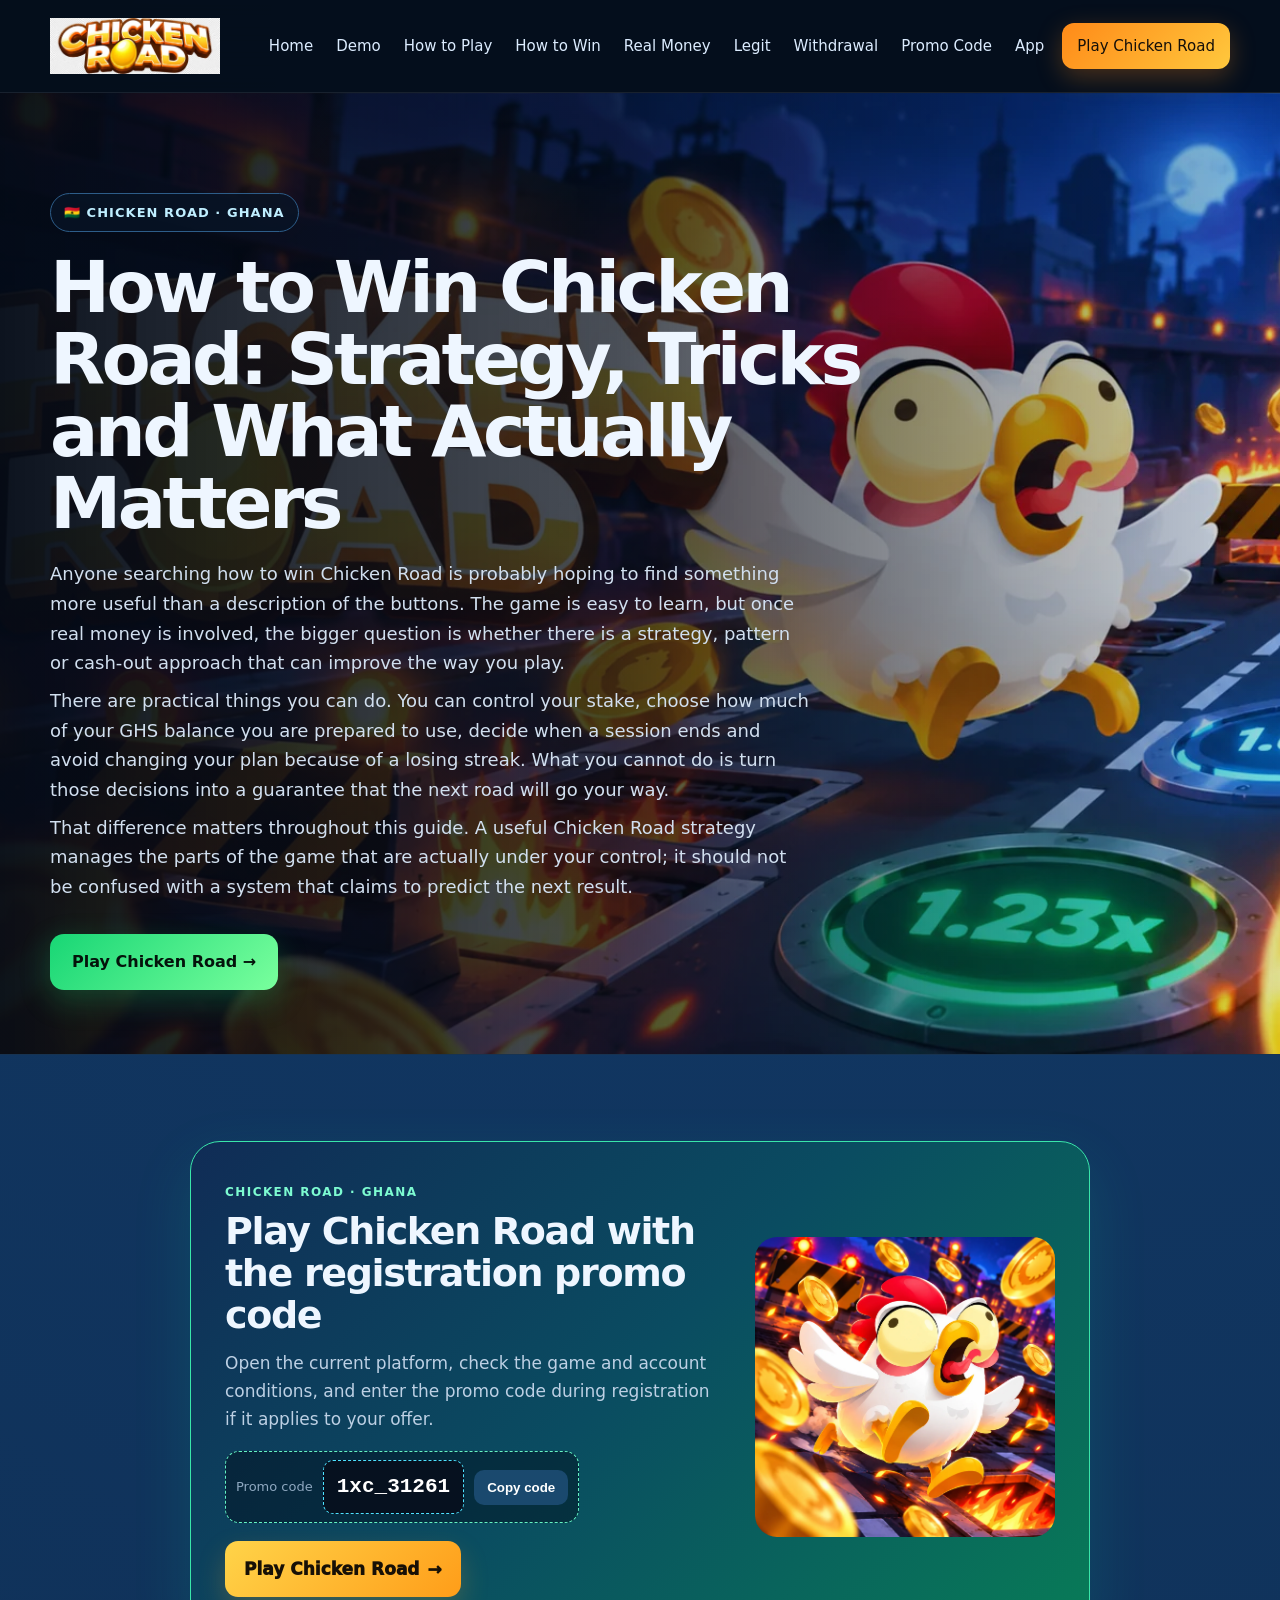
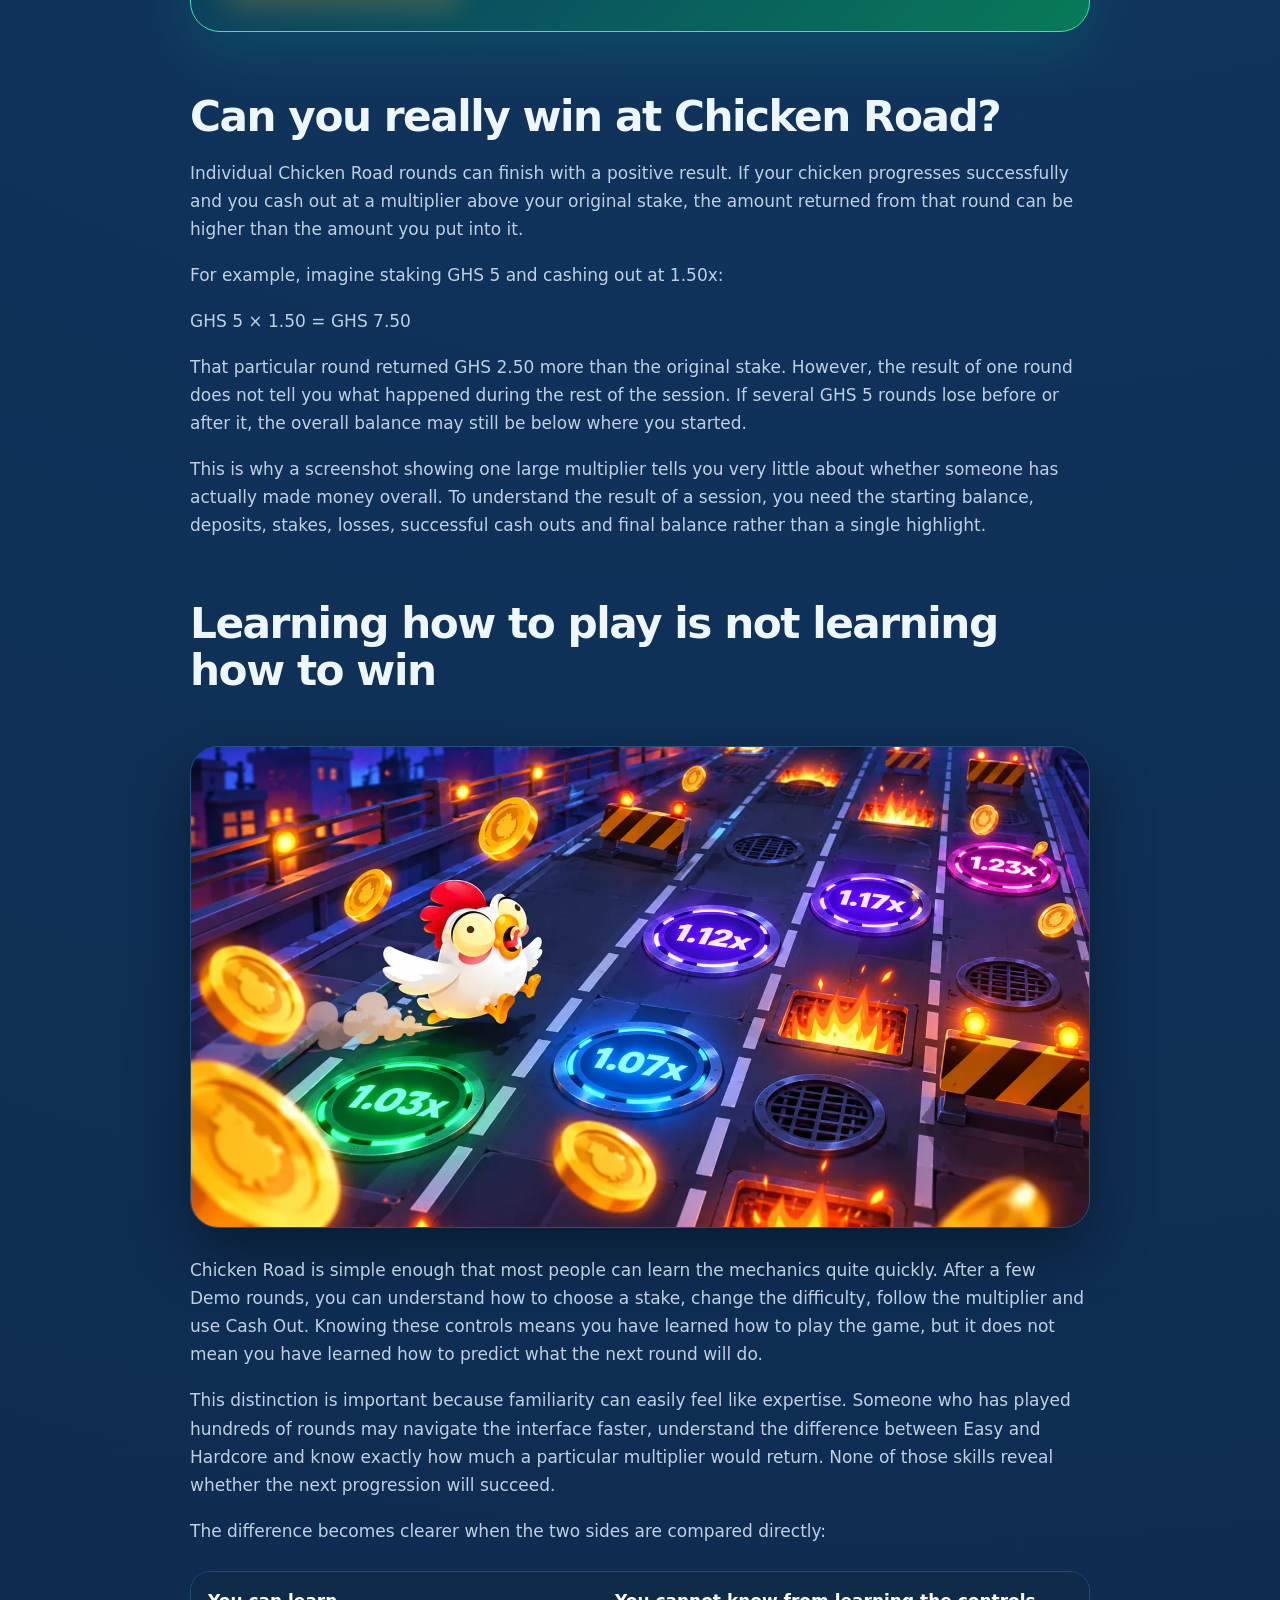
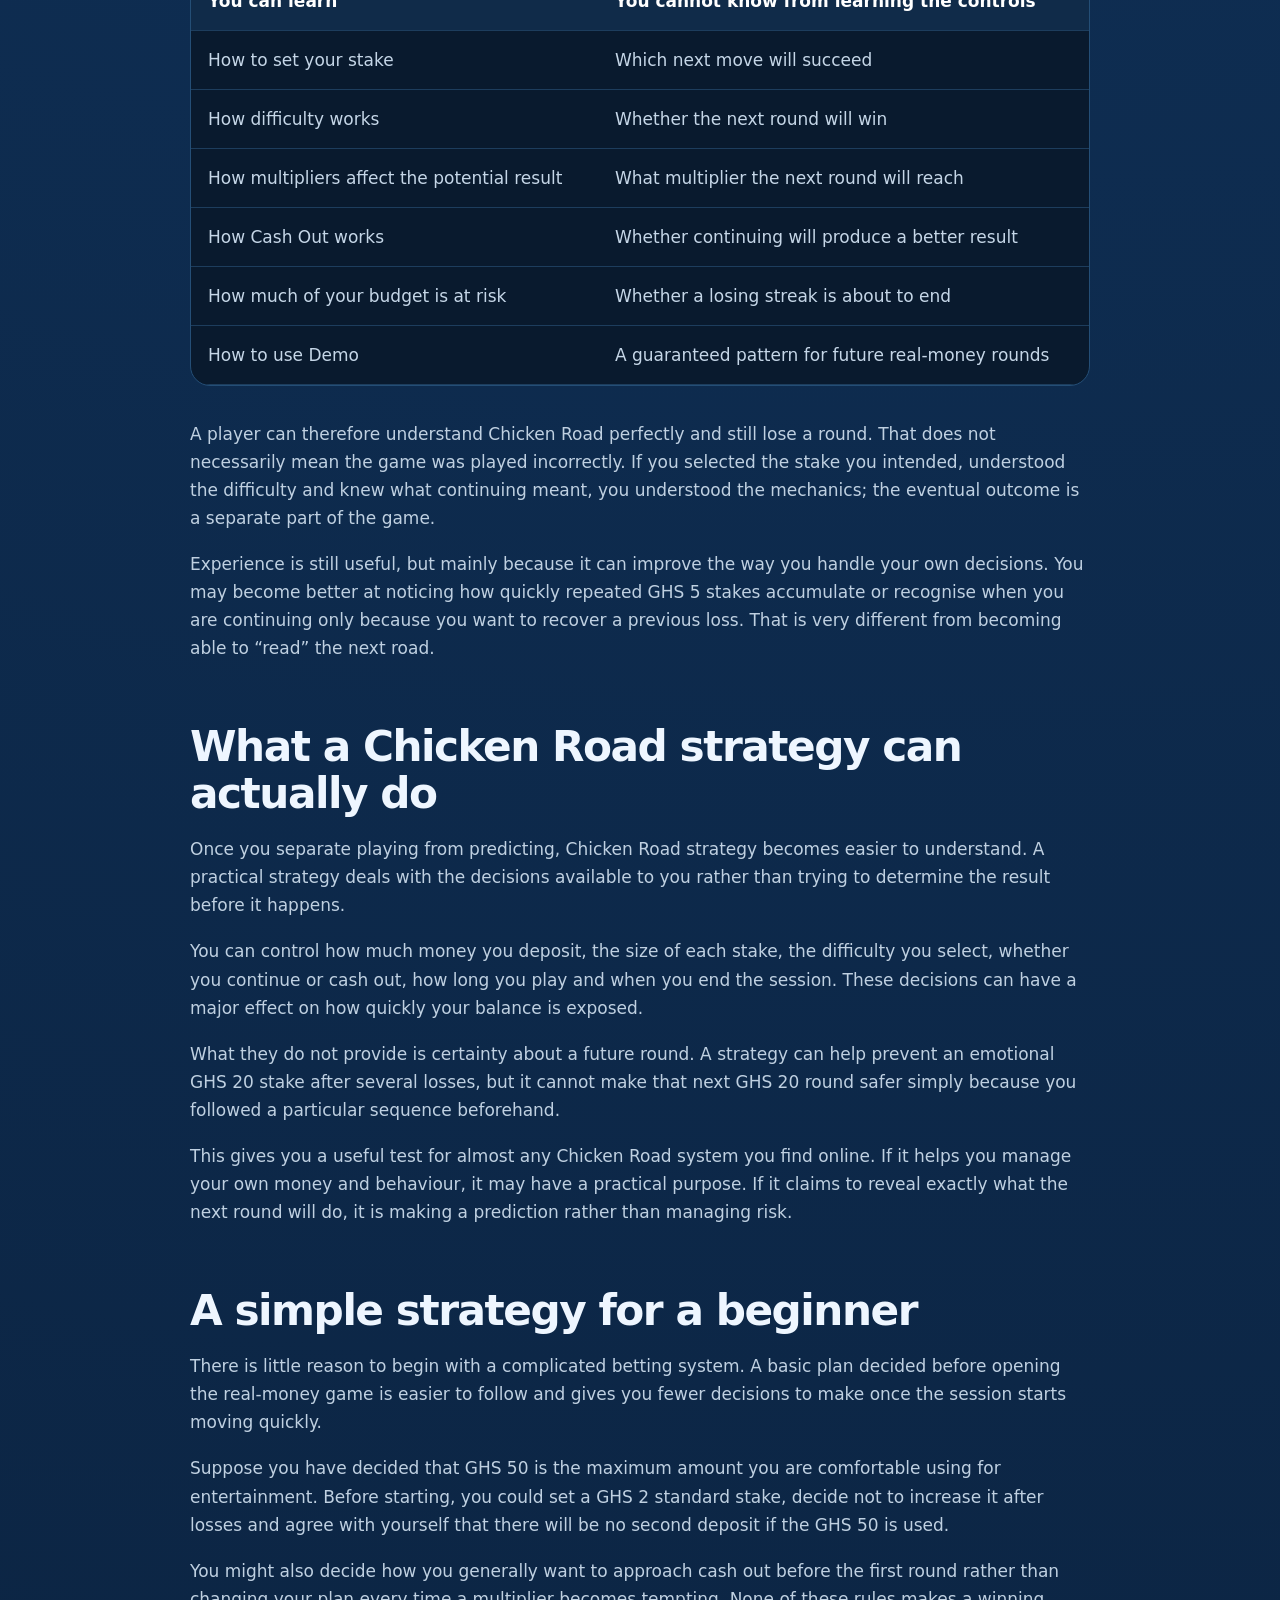
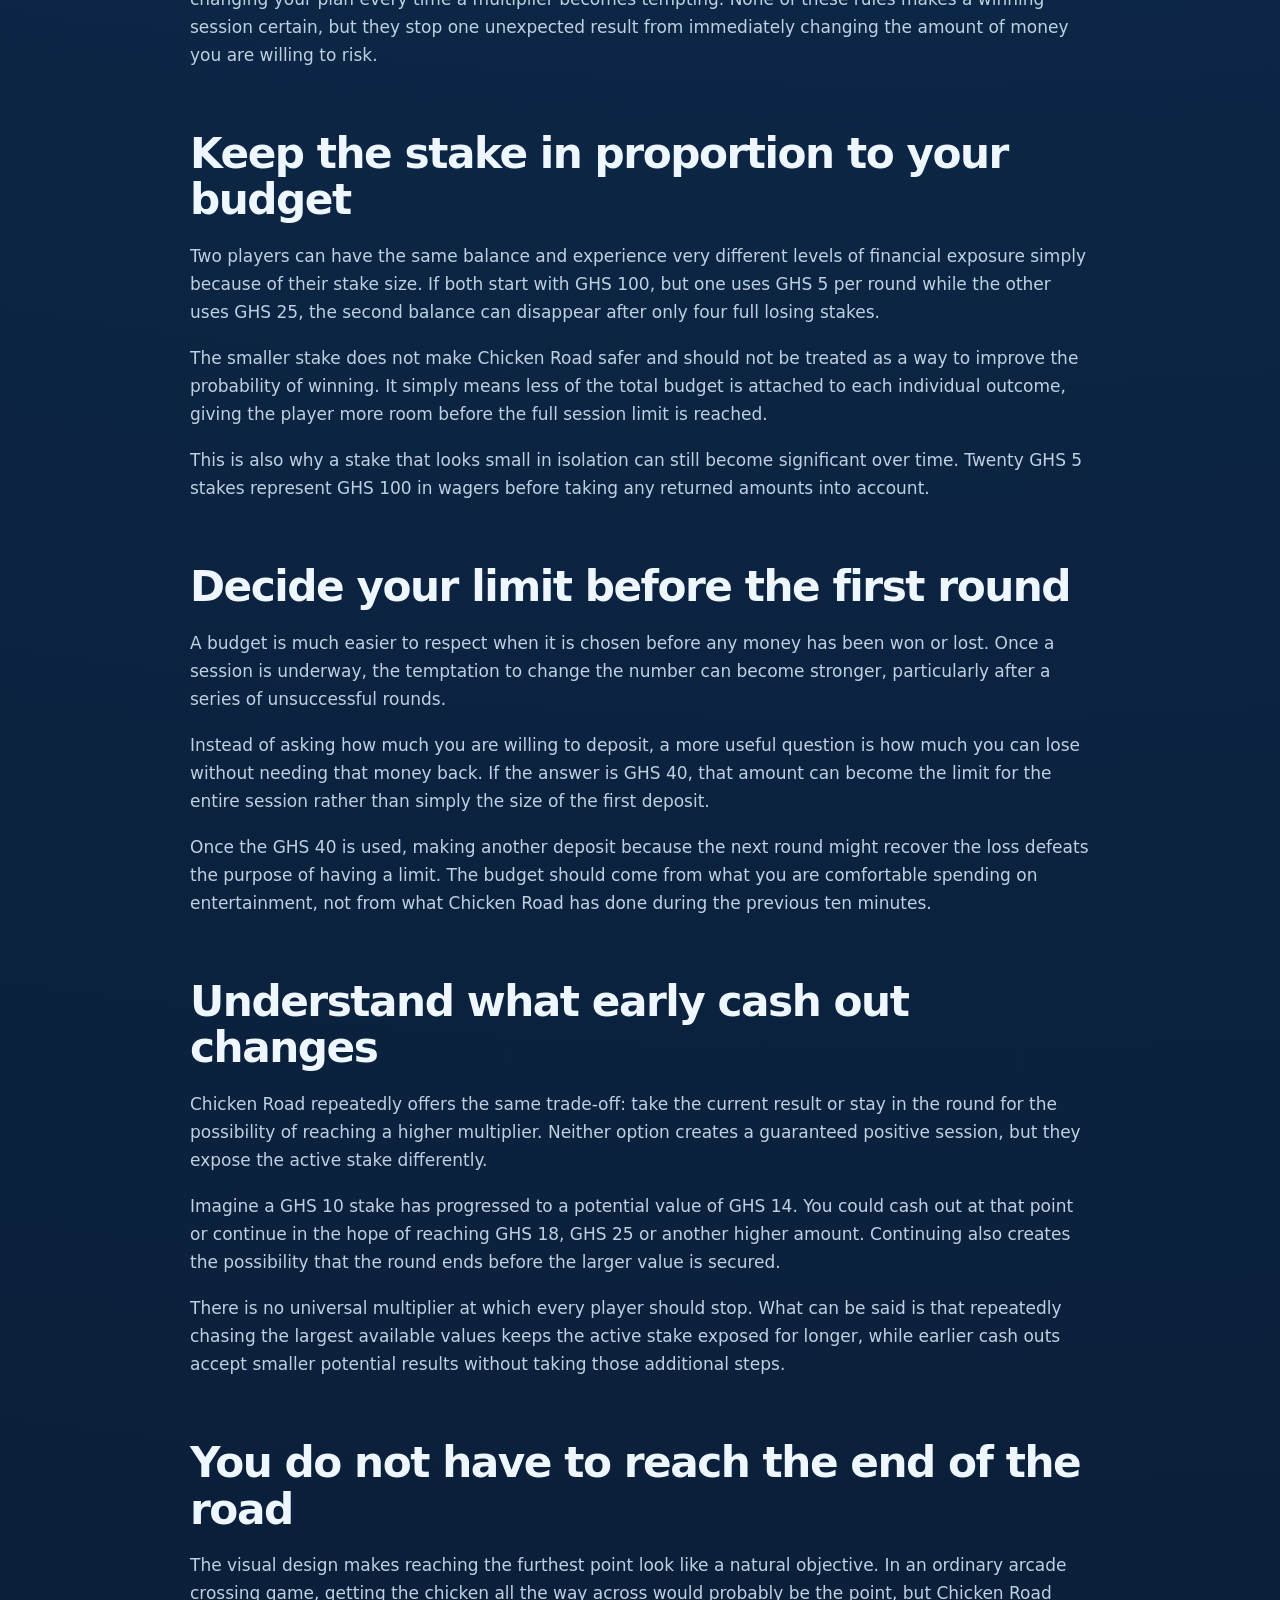
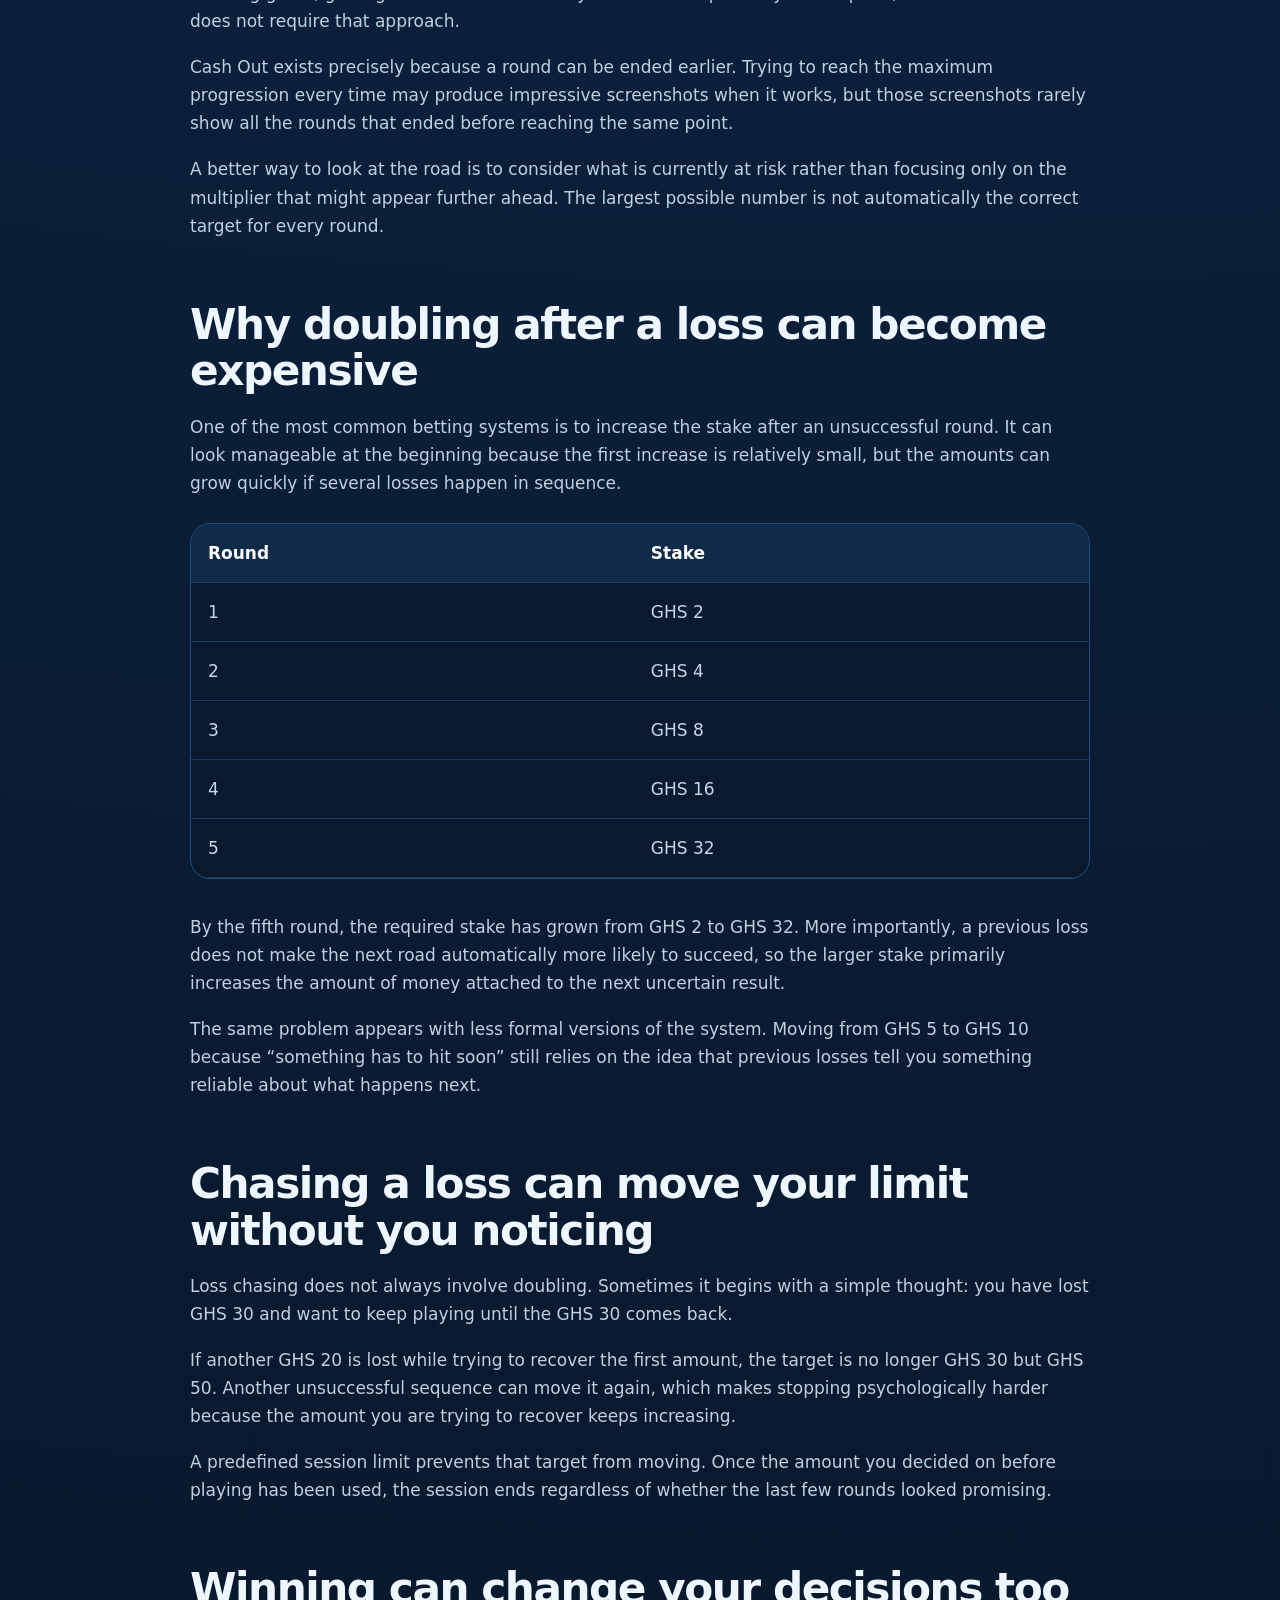
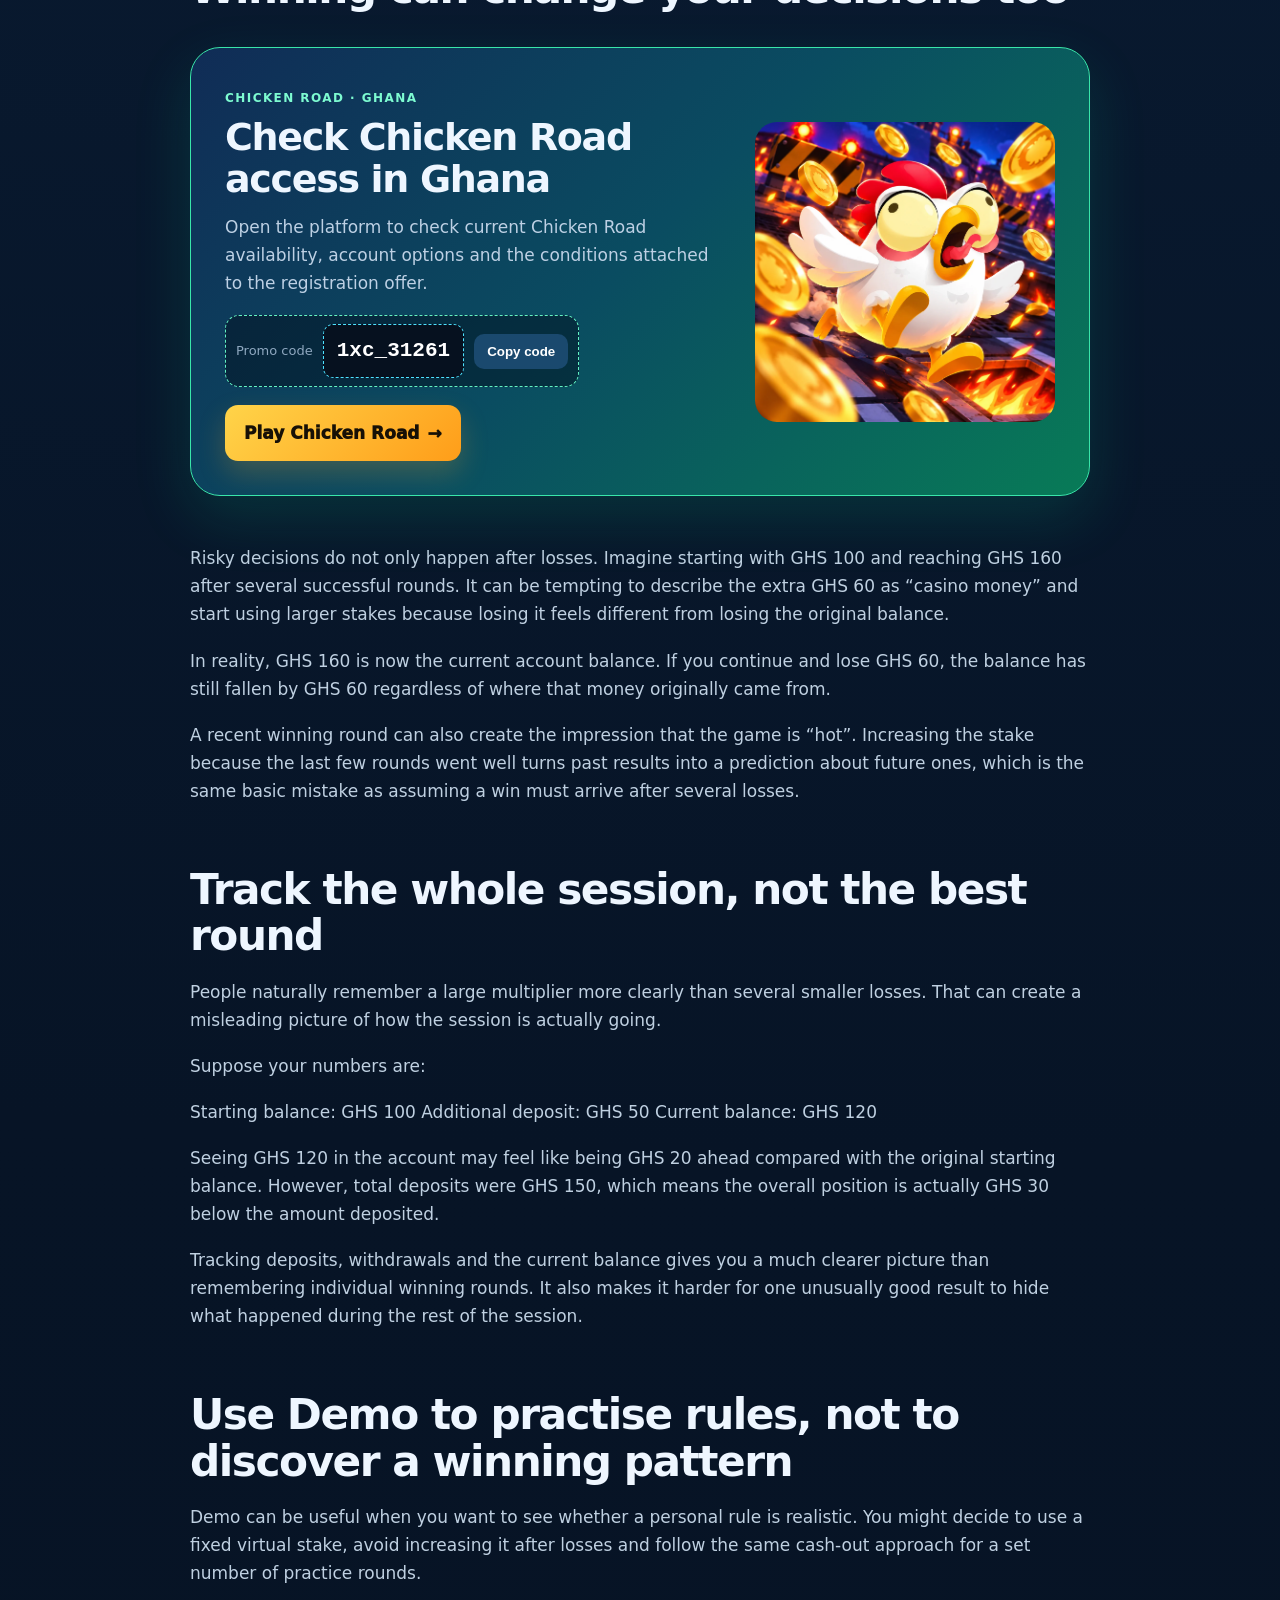
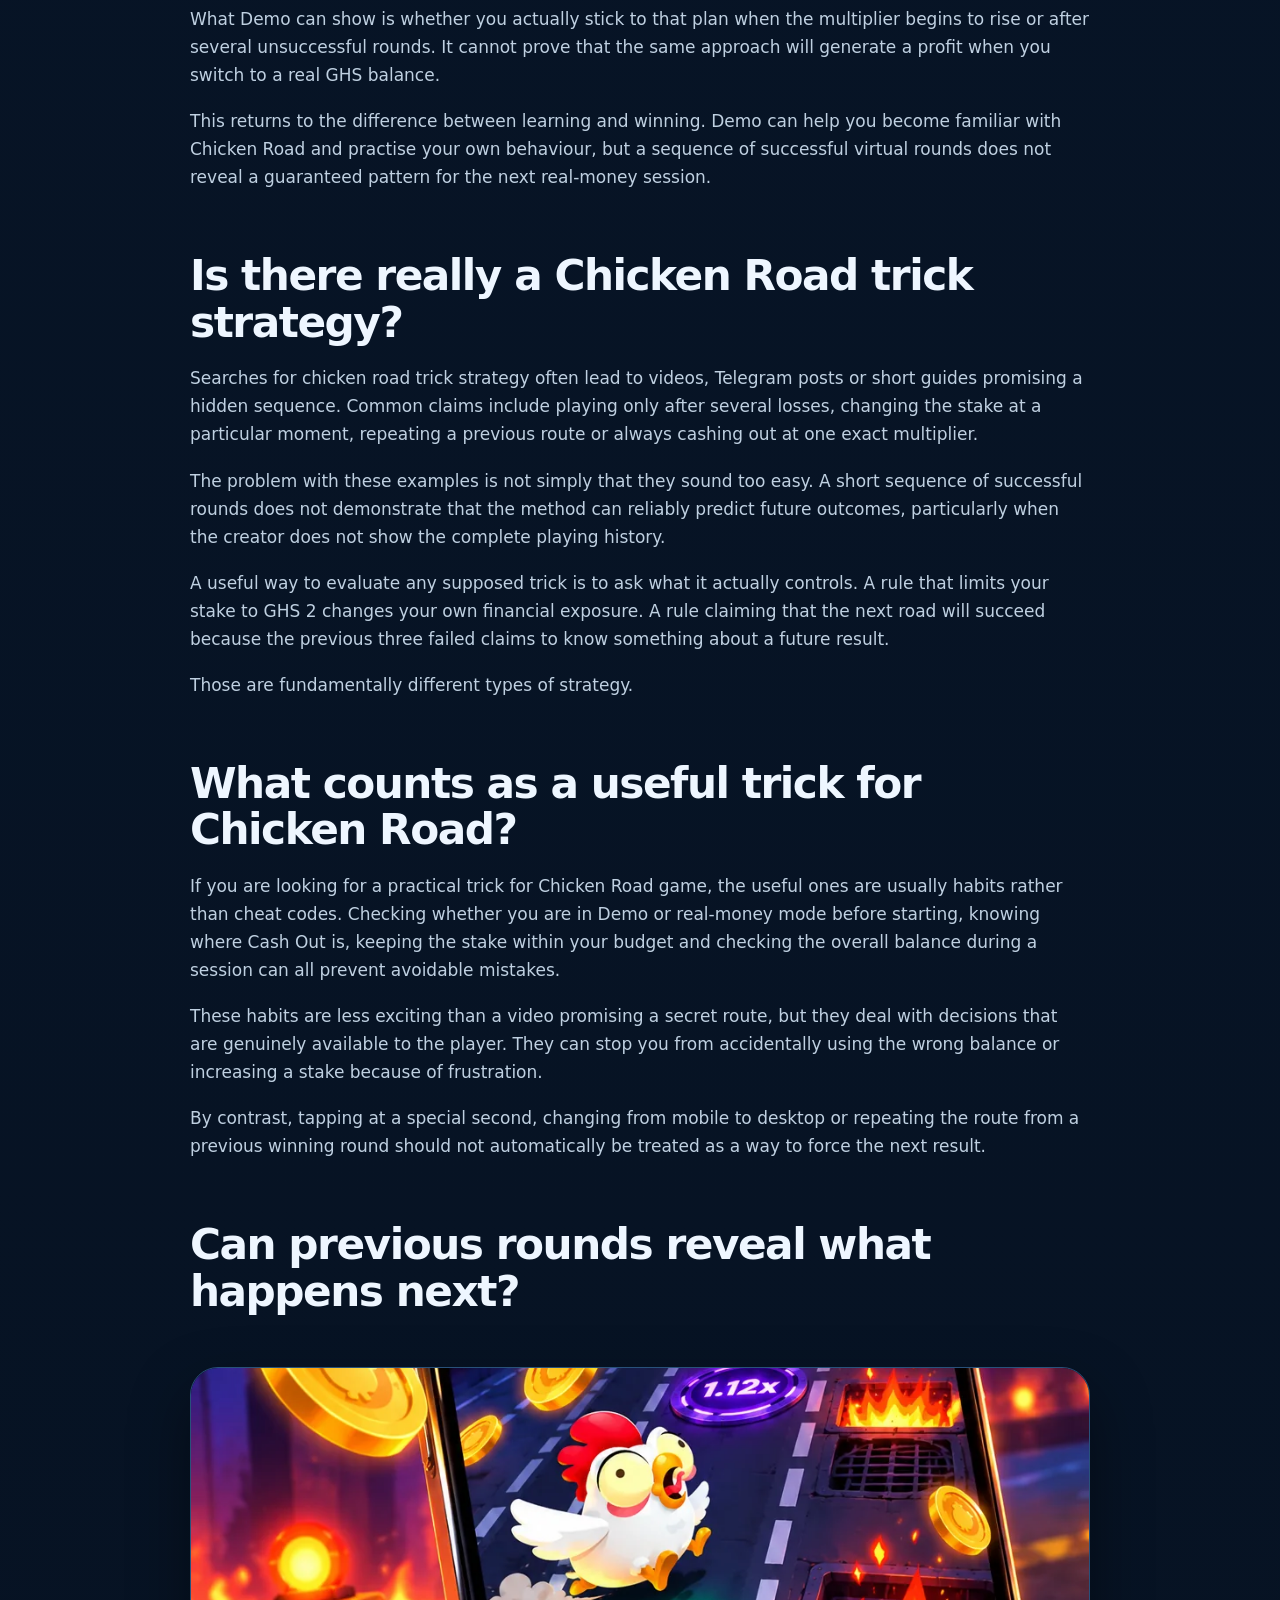
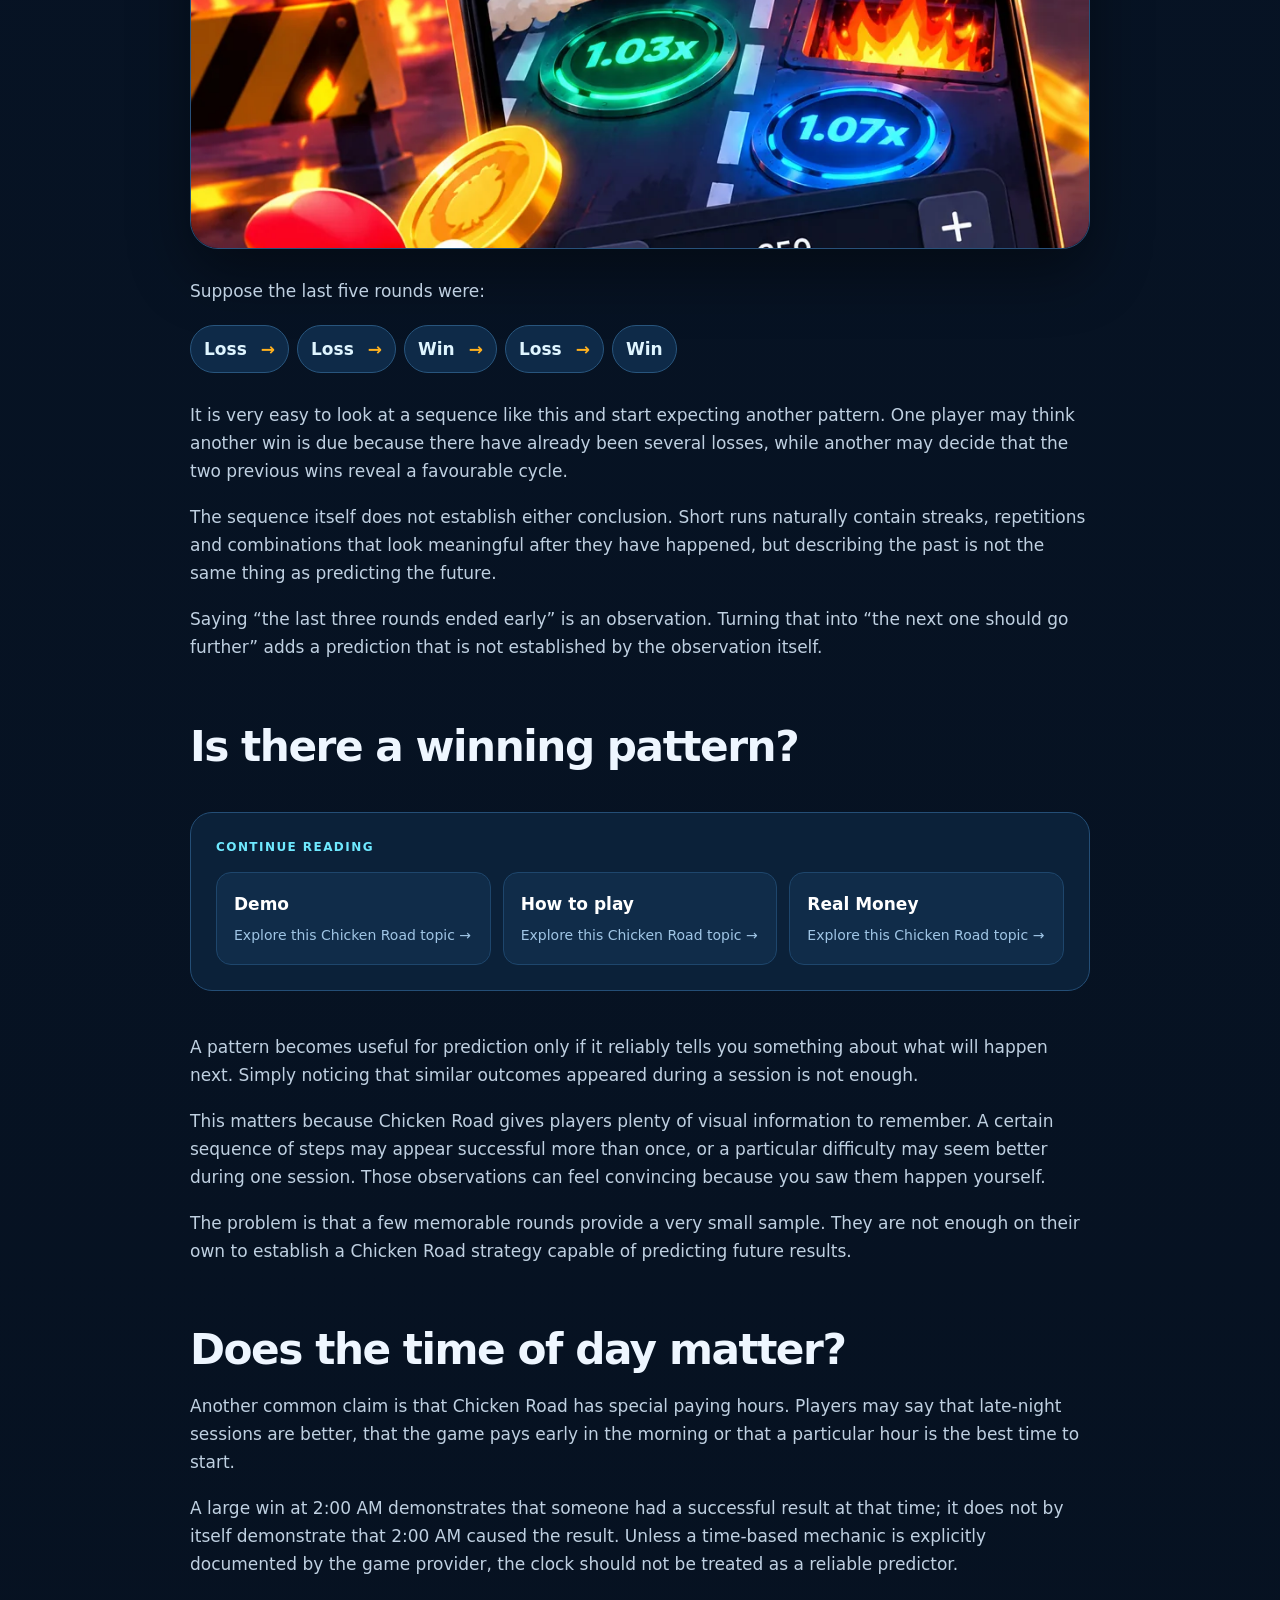
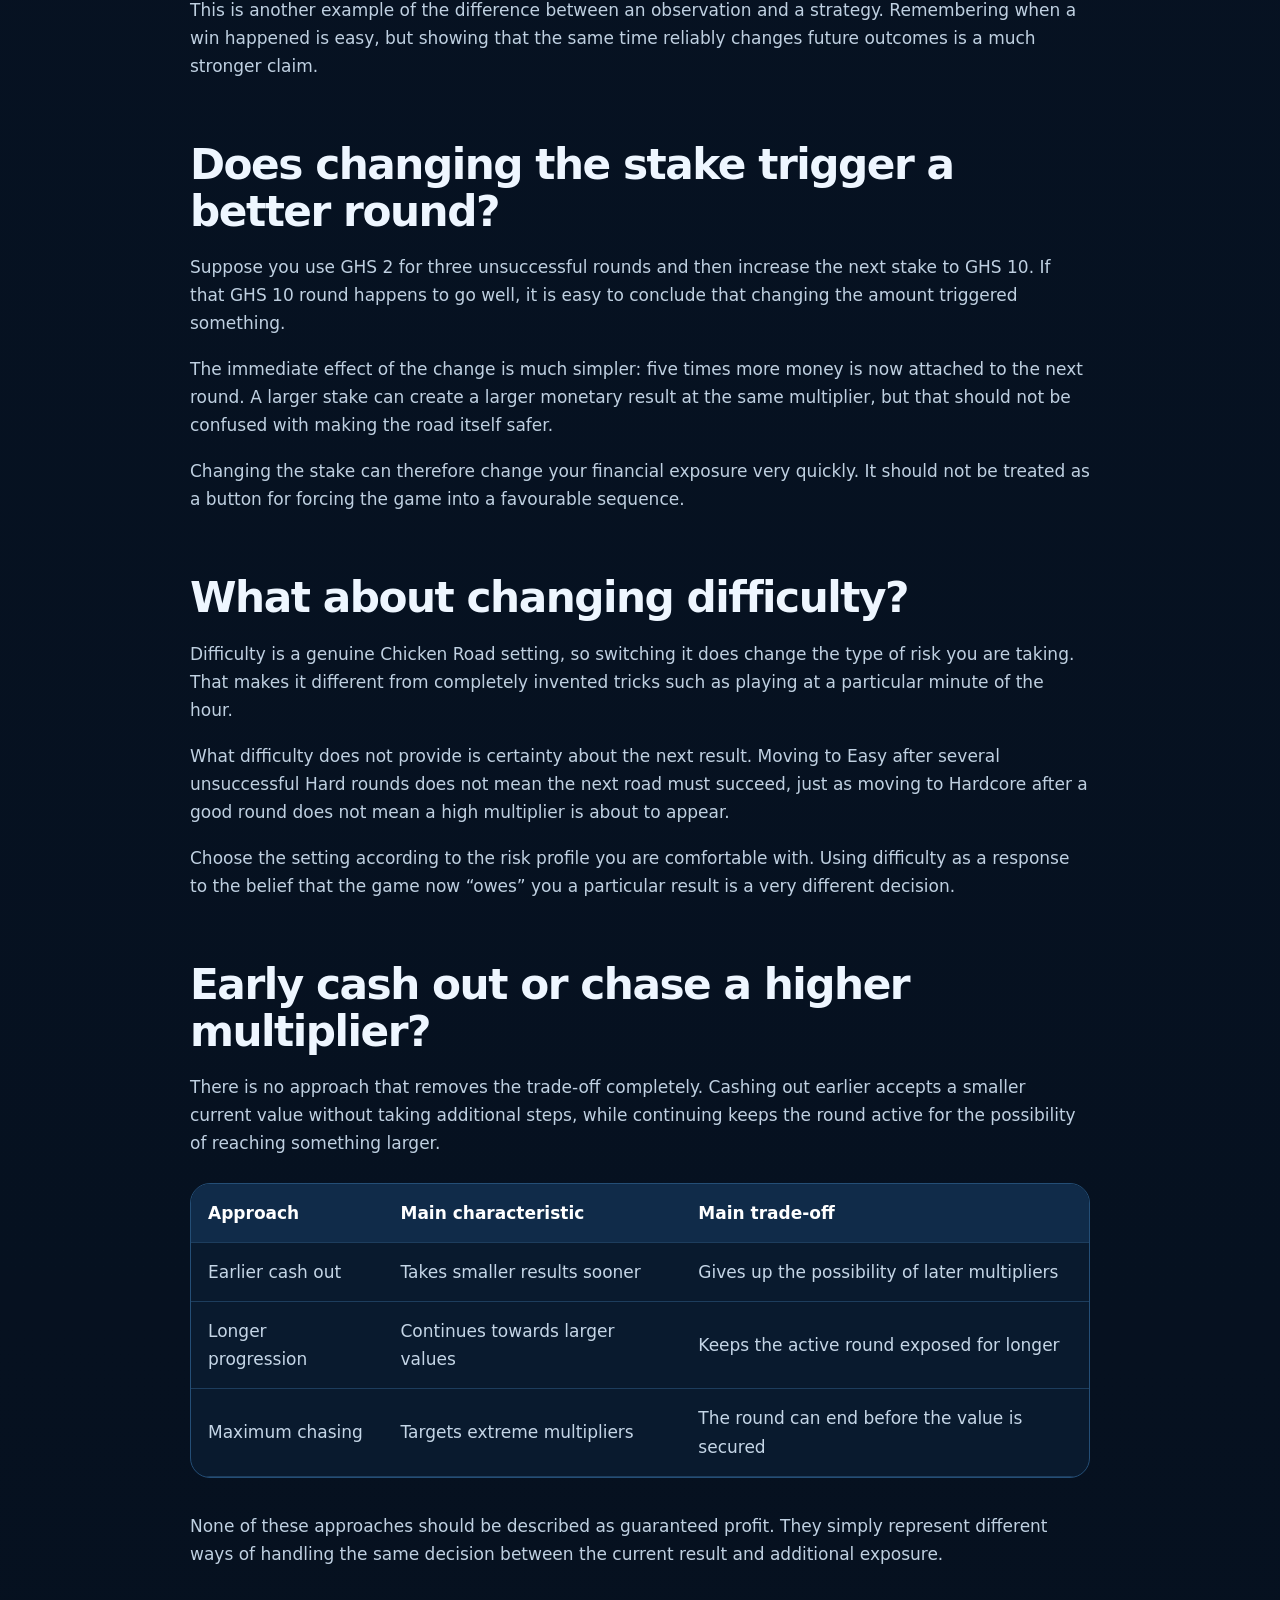
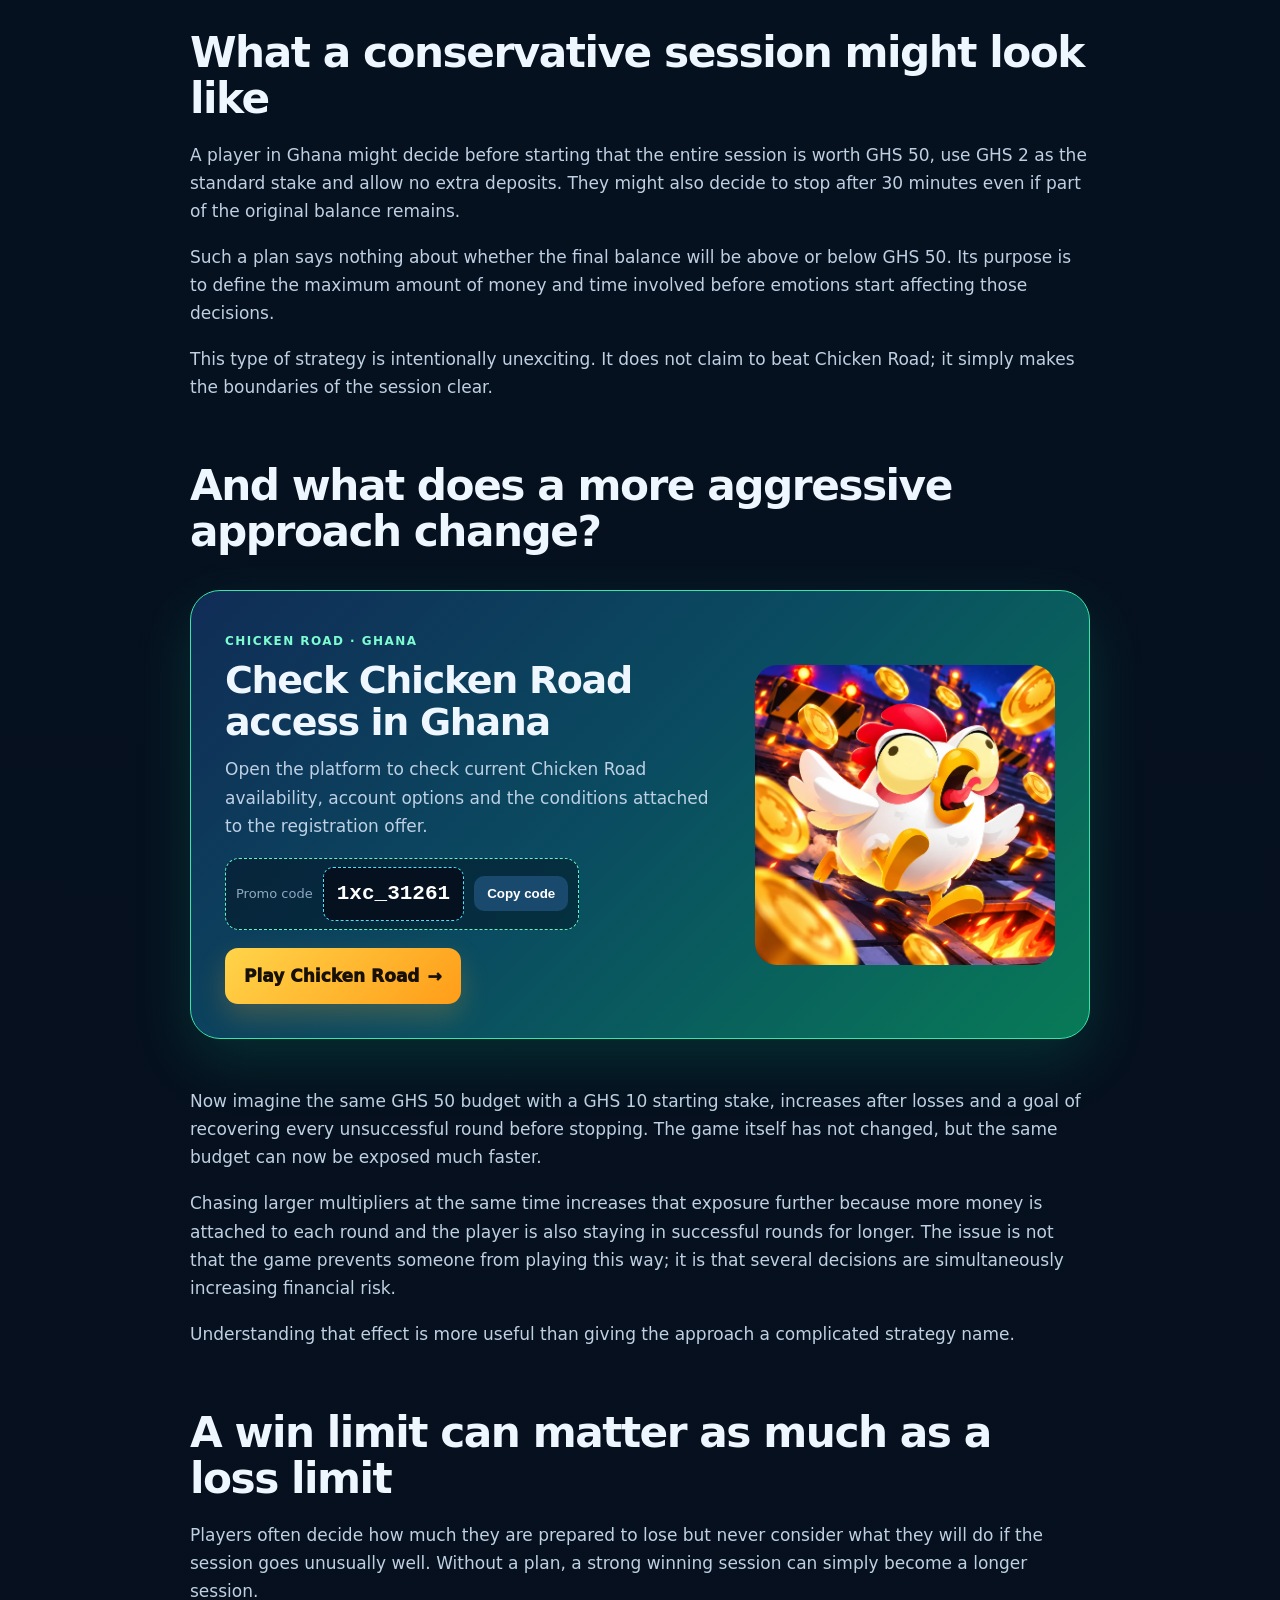
<file: how-to-win-chicken-road/index.html>
<!doctype html><html lang="en-GH"><head><meta charset="utf-8"><meta name="viewport" content="width=device-width,initial-scale=1"><meta name="google-site-verification" content="nFR4UAhQhfF3JEUqetZrmdI6Ak3MQ-NBLoJH2c6ciEM"><title>How to Win Chicken Road: Strategy, Tricks &amp; Tips</title><meta name="description" content="Learn how Chicken Road strategy works, which tricks can help control risk and why no system can guarantee a win. Practical tips for players in Ghana."><link rel="canonical" href="https://duboiscentreghana.org/how-to-win-chicken-road/"><link rel="icon" href="/assets/favicon.ico"><link rel="stylesheet" href="/assets/style-final.css"></head><body><header class="top"><div class="wrap nav"><a class="brand" href="/"><img alt="Chicken Road" src="/assets/logo.webp"></a><nav class="desktop-nav"><a href="/">Home</a><a href="/chicken-road-demo/">Demo</a><a href="/how-to-play-chicken-road/">How to Play</a><a href="/how-to-win-chicken-road/">How to Win</a><a href="/chicken-road-real-money/">Real Money</a><a href="/is-chicken-road-legit/">Legit</a><a href="/chicken-road-withdrawal/">Withdrawal</a><a href="/chicken-road-promo-code/">Promo Code</a><a href="/chicken-road-app-download/">App</a><a class="play" href="/info/">Play Chicken Road</a></nav><button class="mobile-menu-toggle" type="button" aria-label="Open menu" aria-expanded="false" aria-controls="mobile-site-menu"><span></span><span></span><span></span></button><nav class="mobile-site-menu" id="mobile-site-menu" aria-label="Mobile navigation"><a href="/">Home page</a><a href="/chicken-road-demo/">Demo</a><a href="/how-to-play-chicken-road/">How to play</a><a href="/how-to-win-chicken-road/">How to win</a><a href="/chicken-road-real-money/">Real Money</a><a href="/is-chicken-road-legit/">Legit</a><a href="/chicken-road-withdrawal/">Withdrawal</a><a href="/chicken-road-promo-code/">Promo Code</a><a href="/chicken-road-app-download/">App</a><a class="mobile-play" href="/info/">Play Chicken Road</a></nav></div></header><main><section class="article-hero"><div class="article-hero-bg" style="background-image:linear-gradient(90deg,rgba(3,10,22,.96),rgba(3,10,22,.72) 48%,rgba(3,10,22,.12)),url('/assets/hero.webp')"></div><div class="wrap article-hero-inner"><span class="eyebrow">🇬🇭 CHICKEN ROAD · GHANA</span><h1>How to Win Chicken Road: Strategy, Tricks and What Actually Matters</h1><div class="hero-text"><p>Anyone searching how to win Chicken Road is probably hoping to find something more useful than a description of the buttons. The game is easy to learn, but once real money is involved, the bigger question is whether there is a strategy, pattern or cash-out approach that can improve the way you play.</p><p>There are practical things you can do. You can control your stake, choose how much of your GHS balance you are prepared to use, decide when a session ends and avoid changing your plan because of a losing streak. What you cannot do is turn those decisions into a guarantee that the next road will go your way.</p><p>That difference matters throughout this guide. A useful Chicken Road strategy manages the parts of the game that are actually under your control; it should not be confused with a system that claims to predict the next result.</p></div><a class="btn primary hero-ref" href="/info/">Play Chicken Road →</a></div></section><div class="wrap article-shell no-rail"><article class="article"><aside class="promo promo-bright"><div class="promo-copy"><span class="promo-kicker">CHICKEN ROAD · GHANA</span><h2>Play Chicken Road with the registration promo code</h2><p>Open the current platform, check the game and account conditions, and enter the promo code during registration if it applies to your offer.</p><div class="promo-code"><span>Promo code</span><strong>1xc_31261</strong><button data-copy="1xc_31261" type="button">Copy code</button></div></div><div class="promo-art"><img alt="Chicken Road" loading="lazy" src="/assets/chicken.webp"></div><a class="promo-btn" href="/info/">Play Chicken Road <span>→</span></a></aside><h2>Can you really win at Chicken Road?</h2><p>Individual Chicken Road rounds can finish with a positive result. If your chicken progresses successfully and you cash out at a multiplier above your original stake, the amount returned from that round can be higher than the amount you put into it.</p><p>For example, imagine staking GHS 5 and cashing out at 1.50x:</p><p>GHS 5 × 1.50 = GHS 7.50</p><p>That particular round returned GHS 2.50 more than the original stake. However, the result of one round does not tell you what happened during the rest of the session. If several GHS 5 rounds lose before or after it, the overall balance may still be below where you started.</p><p>This is why a screenshot showing one large multiplier tells you very little about whether someone has actually made money overall. To understand the result of a session, you need the starting balance, deposits, stakes, losses, successful cash outs and final balance rather than a single highlight.</p><h2>Learning how to play is not learning how to win</h2><figure class="content-image"><img src="/assets/gameplay.webp" alt="Learning how to play is not learning how to win" loading="lazy"></figure><p>Chicken Road is simple enough that most people can learn the mechanics quite quickly. After a few Demo rounds, you can understand how to choose a stake, change the difficulty, follow the multiplier and use Cash Out. Knowing these controls means you have learned how to play the game, but it does not mean you have learned how to predict what the next round will do.</p><p>This distinction is important because familiarity can easily feel like expertise. Someone who has played hundreds of rounds may navigate the interface faster, understand the difference between Easy and Hardcore and know exactly how much a particular multiplier would return. None of those skills reveal whether the next progression will succeed.</p><p>The difference becomes clearer when the two sides are compared directly:</p><div class="table-wrap"><table><tr><th>You can learn</th><th>You cannot know from learning the controls</th></tr><tr><td>How to set your stake</td><td>Which next move will succeed</td></tr><tr><td>How difficulty works</td><td>Whether the next round will win</td></tr><tr><td>How multipliers affect the potential result</td><td>What multiplier the next round will reach</td></tr><tr><td>How Cash Out works</td><td>Whether continuing will produce a better result</td></tr><tr><td>How much of your budget is at risk</td><td>Whether a losing streak is about to end</td></tr><tr><td>How to use Demo</td><td>A guaranteed pattern for future real-money rounds</td></tr></table></div><p>A player can therefore understand Chicken Road perfectly and still lose a round. That does not necessarily mean the game was played incorrectly. If you selected the stake you intended, understood the difficulty and knew what continuing meant, you understood the mechanics; the eventual outcome is a separate part of the game.</p><p>Experience is still useful, but mainly because it can improve the way you handle your own decisions. You may become better at noticing how quickly repeated GHS 5 stakes accumulate or recognise when you are continuing only because you want to recover a previous loss. That is very different from becoming able to “read” the next road.</p><h2>What a Chicken Road strategy can actually do</h2><p>Once you separate playing from predicting, Chicken Road strategy becomes easier to understand. A practical strategy deals with the decisions available to you rather than trying to determine the result before it happens.</p><p>You can control how much money you deposit, the size of each stake, the difficulty you select, whether you continue or cash out, how long you play and when you end the session. These decisions can have a major effect on how quickly your balance is exposed.</p><p>What they do not provide is certainty about a future round. A strategy can help prevent an emotional GHS 20 stake after several losses, but it cannot make that next GHS 20 round safer simply because you followed a particular sequence beforehand.</p><p>This gives you a useful test for almost any Chicken Road system you find online. If it helps you manage your own money and behaviour, it may have a practical purpose. If it claims to reveal exactly what the next round will do, it is making a prediction rather than managing risk.</p><h2>A simple strategy for a beginner</h2><p>There is little reason to begin with a complicated betting system. A basic plan decided before opening the real-money game is easier to follow and gives you fewer decisions to make once the session starts moving quickly.</p><p>Suppose you have decided that GHS 50 is the maximum amount you are comfortable using for entertainment. Before starting, you could set a GHS 2 standard stake, decide not to increase it after losses and agree with yourself that there will be no second deposit if the GHS 50 is used.</p><p>You might also decide how you generally want to approach cash out before the first round rather than changing your plan every time a multiplier becomes tempting. None of these rules makes a winning session certain, but they stop one unexpected result from immediately changing the amount of money you are willing to risk.</p><h2>Keep the stake in proportion to your budget</h2><p>Two players can have the same balance and experience very different levels of financial exposure simply because of their stake size. If both start with GHS 100, but one uses GHS 5 per round while the other uses GHS 25, the second balance can disappear after only four full losing stakes.</p><p>The smaller stake does not make Chicken Road safer and should not be treated as a way to improve the probability of winning. It simply means less of the total budget is attached to each individual outcome, giving the player more room before the full session limit is reached.</p><p>This is also why a stake that looks small in isolation can still become significant over time. Twenty GHS 5 stakes represent GHS 100 in wagers before taking any returned amounts into account.</p><h2>Decide your limit before the first round</h2><p>A budget is much easier to respect when it is chosen before any money has been won or lost. Once a session is underway, the temptation to change the number can become stronger, particularly after a series of unsuccessful rounds.</p><p>Instead of asking how much you are willing to deposit, a more useful question is how much you can lose without needing that money back. If the answer is GHS 40, that amount can become the limit for the entire session rather than simply the size of the first deposit.</p><p>Once the GHS 40 is used, making another deposit because the next round might recover the loss defeats the purpose of having a limit. The budget should come from what you are comfortable spending on entertainment, not from what Chicken Road has done during the previous ten minutes.</p><h2>Understand what early cash out changes</h2><p>Chicken Road repeatedly offers the same trade-off: take the current result or stay in the round for the possibility of reaching a higher multiplier. Neither option creates a guaranteed positive session, but they expose the active stake differently.</p><p>Imagine a GHS 10 stake has progressed to a potential value of GHS 14. You could cash out at that point or continue in the hope of reaching GHS 18, GHS 25 or another higher amount. Continuing also creates the possibility that the round ends before the larger value is secured.</p><p>There is no universal multiplier at which every player should stop. What can be said is that repeatedly chasing the largest available values keeps the active stake exposed for longer, while earlier cash outs accept smaller potential results without taking those additional steps.</p><h2>You do not have to reach the end of the road</h2><p>The visual design makes reaching the furthest point look like a natural objective. In an ordinary arcade crossing game, getting the chicken all the way across would probably be the point, but Chicken Road does not require that approach.</p><p>Cash Out exists precisely because a round can be ended earlier. Trying to reach the maximum progression every time may produce impressive screenshots when it works, but those screenshots rarely show all the rounds that ended before reaching the same point.</p><p>A better way to look at the road is to consider what is currently at risk rather than focusing only on the multiplier that might appear further ahead. The largest possible number is not automatically the correct target for every round.</p><h2>Why doubling after a loss can become expensive</h2><p>One of the most common betting systems is to increase the stake after an unsuccessful round. It can look manageable at the beginning because the first increase is relatively small, but the amounts can grow quickly if several losses happen in sequence.</p><div class="table-wrap"><table><tr><th>Round</th><th>Stake</th></tr><tr><td>1</td><td>GHS 2</td></tr><tr><td>2</td><td>GHS 4</td></tr><tr><td>3</td><td>GHS 8</td></tr><tr><td>4</td><td>GHS 16</td></tr><tr><td>5</td><td>GHS 32</td></tr></table></div><p>By the fifth round, the required stake has grown from GHS 2 to GHS 32. More importantly, a previous loss does not make the next road automatically more likely to succeed, so the larger stake primarily increases the amount of money attached to the next uncertain result.</p><p>The same problem appears with less formal versions of the system. Moving from GHS 5 to GHS 10 because “something has to hit soon” still relies on the idea that previous losses tell you something reliable about what happens next.</p><h2>Chasing a loss can move your limit without you noticing</h2><p>Loss chasing does not always involve doubling. Sometimes it begins with a simple thought: you have lost GHS 30 and want to keep playing until the GHS 30 comes back.</p><p>If another GHS 20 is lost while trying to recover the first amount, the target is no longer GHS 30 but GHS 50. Another unsuccessful sequence can move it again, which makes stopping psychologically harder because the amount you are trying to recover keeps increasing.</p><p>A predefined session limit prevents that target from moving. Once the amount you decided on before playing has been used, the session ends regardless of whether the last few rounds looked promising.</p><h2>Winning can change your decisions too</h2><aside class="promo promo-bright"><div class="promo-copy"><span class="promo-kicker">CHICKEN ROAD · GHANA</span><h2>Check Chicken Road access in Ghana</h2><p>Open the platform to check current Chicken Road availability, account options and the conditions attached to the registration offer.</p><div class="promo-code"><span>Promo code</span><strong>1xc_31261</strong><button data-copy="1xc_31261" type="button">Copy code</button></div></div><div class="promo-art"><img alt="Chicken Road" loading="lazy" src="/assets/chicken.webp"></div><a class="promo-btn" href="/info/">Play Chicken Road <span>→</span></a></aside><p>Risky decisions do not only happen after losses. Imagine starting with GHS 100 and reaching GHS 160 after several successful rounds. It can be tempting to describe the extra GHS 60 as “casino money” and start using larger stakes because losing it feels different from losing the original balance.</p><p>In reality, GHS 160 is now the current account balance. If you continue and lose GHS 60, the balance has still fallen by GHS 60 regardless of where that money originally came from.</p><p>A recent winning round can also create the impression that the game is “hot”. Increasing the stake because the last few rounds went well turns past results into a prediction about future ones, which is the same basic mistake as assuming a win must arrive after several losses.</p><h2>Track the whole session, not the best round</h2><p>People naturally remember a large multiplier more clearly than several smaller losses. That can create a misleading picture of how the session is actually going.</p><p>Suppose your numbers are:</p><p>Starting balance: GHS 100
Additional deposit: GHS 50
Current balance: GHS 120</p><p>Seeing GHS 120 in the account may feel like being GHS 20 ahead compared with the original starting balance. However, total deposits were GHS 150, which means the overall position is actually GHS 30 below the amount deposited.</p><p>Tracking deposits, withdrawals and the current balance gives you a much clearer picture than remembering individual winning rounds. It also makes it harder for one unusually good result to hide what happened during the rest of the session.</p><h2>Use Demo to practise rules, not to discover a winning pattern</h2><p>Demo can be useful when you want to see whether a personal rule is realistic. You might decide to use a fixed virtual stake, avoid increasing it after losses and follow the same cash-out approach for a set number of practice rounds.</p><p>What Demo can show is whether you actually stick to that plan when the multiplier begins to rise or after several unsuccessful rounds. It cannot prove that the same approach will generate a profit when you switch to a real GHS balance.</p><p>This returns to the difference between learning and winning. Demo can help you become familiar with Chicken Road and practise your own behaviour, but a sequence of successful virtual rounds does not reveal a guaranteed pattern for the next real-money session.</p><h2>Is there really a Chicken Road trick strategy?</h2><p>Searches for chicken road trick strategy often lead to videos, Telegram posts or short guides promising a hidden sequence. Common claims include playing only after several losses, changing the stake at a particular moment, repeating a previous route or always cashing out at one exact multiplier.</p><p>The problem with these examples is not simply that they sound too easy. A short sequence of successful rounds does not demonstrate that the method can reliably predict future outcomes, particularly when the creator does not show the complete playing history.</p><p>A useful way to evaluate any supposed trick is to ask what it actually controls. A rule that limits your stake to GHS 2 changes your own financial exposure. A rule claiming that the next road will succeed because the previous three failed claims to know something about a future result.</p><p>Those are fundamentally different types of strategy.</p><h2>What counts as a useful trick for Chicken Road?</h2><p>If you are looking for a practical trick for Chicken Road game, the useful ones are usually habits rather than cheat codes. Checking whether you are in Demo or real-money mode before starting, knowing where Cash Out is, keeping the stake within your budget and checking the overall balance during a session can all prevent avoidable mistakes.</p><p>These habits are less exciting than a video promising a secret route, but they deal with decisions that are genuinely available to the player. They can stop you from accidentally using the wrong balance or increasing a stake because of frustration.</p><p>By contrast, tapping at a special second, changing from mobile to desktop or repeating the route from a previous winning round should not automatically be treated as a way to force the next result.</p><h2>Can previous rounds reveal what happens next?</h2><figure class="content-image"><img src="/assets/mobile.webp" alt="Can previous rounds reveal what happens next?" loading="lazy"></figure><p>Suppose the last five rounds were:</p><div class="flow"><span>Loss</span><span>Loss</span><span>Win</span><span>Loss</span><span>Win</span></div><p>It is very easy to look at a sequence like this and start expecting another pattern. One player may think another win is due because there have already been several losses, while another may decide that the two previous wins reveal a favourable cycle.</p><p>The sequence itself does not establish either conclusion. Short runs naturally contain streaks, repetitions and combinations that look meaningful after they have happened, but describing the past is not the same thing as predicting the future.</p><p>Saying “the last three rounds ended early” is an observation. Turning that into “the next one should go further” adds a prediction that is not established by the observation itself.</p><h2>Is there a winning pattern?</h2><aside class="related"><span class="related-label">Continue reading</span><div class="related-grid"><a href="/chicken-road-demo/"><strong>Demo</strong><span>Explore this Chicken Road topic →</span></a><a href="/how-to-play-chicken-road/"><strong>How to play</strong><span>Explore this Chicken Road topic →</span></a><a href="/chicken-road-real-money/"><strong>Real Money</strong><span>Explore this Chicken Road topic →</span></a></div></aside><p>A pattern becomes useful for prediction only if it reliably tells you something about what will happen next. Simply noticing that similar outcomes appeared during a session is not enough.</p><p>This matters because Chicken Road gives players plenty of visual information to remember. A certain sequence of steps may appear successful more than once, or a particular difficulty may seem better during one session. Those observations can feel convincing because you saw them happen yourself.</p><p>The problem is that a few memorable rounds provide a very small sample. They are not enough on their own to establish a Chicken Road strategy capable of predicting future results.</p><h2>Does the time of day matter?</h2><p>Another common claim is that Chicken Road has special paying hours. Players may say that late-night sessions are better, that the game pays early in the morning or that a particular hour is the best time to start.</p><p>A large win at 2:00 AM demonstrates that someone had a successful result at that time; it does not by itself demonstrate that 2:00 AM caused the result. Unless a time-based mechanic is explicitly documented by the game provider, the clock should not be treated as a reliable predictor.</p><p>This is another example of the difference between an observation and a strategy. Remembering when a win happened is easy, but showing that the same time reliably changes future outcomes is a much stronger claim.</p><h2>Does changing the stake trigger a better round?</h2><p>Suppose you use GHS 2 for three unsuccessful rounds and then increase the next stake to GHS 10. If that GHS 10 round happens to go well, it is easy to conclude that changing the amount triggered something.</p><p>The immediate effect of the change is much simpler: five times more money is now attached to the next round. A larger stake can create a larger monetary result at the same multiplier, but that should not be confused with making the road itself safer.</p><p>Changing the stake can therefore change your financial exposure very quickly. It should not be treated as a button for forcing the game into a favourable sequence.</p><h2>What about changing difficulty?</h2><p>Difficulty is a genuine Chicken Road setting, so switching it does change the type of risk you are taking. That makes it different from completely invented tricks such as playing at a particular minute of the hour.</p><p>What difficulty does not provide is certainty about the next result. Moving to Easy after several unsuccessful Hard rounds does not mean the next road must succeed, just as moving to Hardcore after a good round does not mean a high multiplier is about to appear.</p><p>Choose the setting according to the risk profile you are comfortable with. Using difficulty as a response to the belief that the game now “owes” you a particular result is a very different decision.</p><h2>Early cash out or chase a higher multiplier?</h2><p>There is no approach that removes the trade-off completely. Cashing out earlier accepts a smaller current value without taking additional steps, while continuing keeps the round active for the possibility of reaching something larger.</p><div class="table-wrap"><table><tr><th>Approach</th><th>Main characteristic</th><th>Main trade-off</th></tr><tr><td>Earlier cash out</td><td>Takes smaller results sooner</td><td>Gives up the possibility of later multipliers</td></tr><tr><td>Longer progression</td><td>Continues towards larger values</td><td>Keeps the active round exposed for longer</td></tr><tr><td>Maximum chasing</td><td>Targets extreme multipliers</td><td>The round can end before the value is secured</td></tr></table></div><p>None of these approaches should be described as guaranteed profit. They simply represent different ways of handling the same decision between the current result and additional exposure.</p><h2>What a conservative session might look like</h2><p>A player in Ghana might decide before starting that the entire session is worth GHS 50, use GHS 2 as the standard stake and allow no extra deposits. They might also decide to stop after 30 minutes even if part of the original balance remains.</p><p>Such a plan says nothing about whether the final balance will be above or below GHS 50. Its purpose is to define the maximum amount of money and time involved before emotions start affecting those decisions.</p><p>This type of strategy is intentionally unexciting. It does not claim to beat Chicken Road; it simply makes the boundaries of the session clear.</p><h2>And what does a more aggressive approach change?</h2><aside class="promo promo-bright"><div class="promo-copy"><span class="promo-kicker">CHICKEN ROAD · GHANA</span><h2>Check Chicken Road access in Ghana</h2><p>Open the platform to check current Chicken Road availability, account options and the conditions attached to the registration offer.</p><div class="promo-code"><span>Promo code</span><strong>1xc_31261</strong><button data-copy="1xc_31261" type="button">Copy code</button></div></div><div class="promo-art"><img alt="Chicken Road" loading="lazy" src="/assets/chicken.webp"></div><a class="promo-btn" href="/info/">Play Chicken Road <span>→</span></a></aside><p>Now imagine the same GHS 50 budget with a GHS 10 starting stake, increases after losses and a goal of recovering every unsuccessful round before stopping. The game itself has not changed, but the same budget can now be exposed much faster.</p><p>Chasing larger multipliers at the same time increases that exposure further because more money is attached to each round and the player is also staying in successful rounds for longer. The issue is not that the game prevents someone from playing this way; it is that several decisions are simultaneously increasing financial risk.</p><p>Understanding that effect is more useful than giving the approach a complicated strategy name.</p><h2>A win limit can matter as much as a loss limit</h2><p>Players often decide how much they are prepared to lose but never consider what they will do if the session goes unusually well. Without a plan, a strong winning session can simply become a longer session.</p><p>Suppose you start with GHS 100 and decide beforehand that you will stop if the balance reaches GHS 150. If it happens, the decision was already made before excitement became part of the calculation.</p><p>Without that boundary, reaching GHS 150 can quickly become a new target of GHS 200. If the balance then falls back to GHS 100, the player may continue because the lost GHS 50 now feels like money that needs to be recovered.</p><h2>Take breaks during longer sessions</h2><p>Chicken Road rounds can move quickly, which makes it easy to play many of them without noticing how much time has passed. A short break interrupts that rhythm and gives you a chance to look at the session as a whole instead of immediately making another decision.</p><p>During the break, check the starting balance, current balance, total deposits and time spent playing. Those numbers are often more useful than trying to remember which individual rounds went particularly well.</p><p>A break is not a strategy for changing what the game will do when you return. Its value is simply that decisions made away from the next-round button may be less influenced by the previous result.</p><h2>Do not use borrowed or essential money</h2><p>No betting system makes money needed for rent, food, bills, debt repayments or other essential expenses suitable for gambling. The same applies to borrowed funds, even if a particular strategy has appeared successful during recent sessions.</p><p>The relevant question is what happens outside the game if the stake is lost. If losing that amount creates a financial problem elsewhere, the fact that Chicken Road offers another round or a potentially attractive multiplier does not change its importance.</p><p>This is also why a gambling budget should be separate from money already committed to everyday expenses. Strategy can organise an entertainment budget; it cannot make essential money disposable.</p><h2>Managing a Chicken Road budget in GHS</h2><p>For players in Ghana, using GHS can make the numbers easier to judge because the stake can be compared directly with everyday spending. A GHS 5 round may not look particularly large on its own, but ten such stakes represent GHS 50 and twenty represent GHS 100 before returned results are considered.</p><p>Thinking in terms of the whole session prevents the size of a single bet from becoming misleading. A small stake repeated quickly can still use a significant amount of money over time.</p><p>If your casino supports GHS accounts, deciding the full session amount in cedis before starting also removes the need to mentally convert a foreign-currency balance while playing.</p><h2>Mobile Money makes depositing easier, not winning easier</h2><p>For Ghanaian players, MTN MoMo and other supported Mobile Money options can make casino deposits very quick. That convenience has no effect on what happens inside a Chicken Road round.</p><p>The more relevant issue is how easily another deposit can be made after a loss. A sequence such as deposit GHS 50 → lose → deposit another GHS 50 → try to recover → deposit again can develop quickly when the payment method is already connected to the account.</p><p>If you use Mobile Money, decide the total amount you are willing to deposit before the first transfer. The payment method changes how money reaches the casino; it does not improve the probability of the next Chicken Road result.</p><h2>Bonuses are not a Chicken Road winning strategy</h2><p>A casino bonus can change the balance or promotional conditions available through your account, but it does not make Chicken Road predictable. Promotions may also include wagering requirements, game restrictions, maximum-bet rules, expiry dates and withdrawal conditions.</p><p>A large advertised percentage therefore needs context. Before accepting a promotion, check whether Chicken Road is eligible and what conditions apply to any bonus funds used on the game.</p><p>Increasing your normal gambling budget simply because a bonus is available also changes your financial exposure. The promotion should fit the budget you already decided on rather than becoming a reason to spend more.</p><h2>Be careful with automatic play</h2><p>If the version or casino you use provides automated features, understand the settings before activating them. Automation can remove the natural pause between rounds and make repeated stakes accumulate more quickly than when every decision is made manually.</p><p>This makes limits particularly important. Test any unfamiliar option in Demo first and check exactly how many rounds, what stake and which stopping conditions are being used before connecting it to a real balance.</p><p>Automatic play does not create a new winning method. It changes how quickly predefined actions can be repeated.</p><h2>Common Chicken Road strategy myths</h2><p>Many supposed strategies share the same basic idea: they use something that already happened to make a confident claim about what will happen next.</p><div class="table-wrap"><table><tr><th>Claim</th><th>What it actually tells you</th></tr><tr><td>“A win is due after several losses”</td><td>Previous losses do not establish the next result</td></tr><tr><td>“Chicken Road pays better at night”</td><td>A winning night session does not prove a time-based advantage</td></tr><tr><td>“Double after every loss”</td><td>The amount at risk can grow very quickly</td></tr><tr><td>“Repeat the last winning pattern”</td><td>A previous sequence does not guarantee a repeat</td></tr><tr><td>“Higher bets unlock better roads”</td><td>A higher stake primarily puts more money at risk</td></tr><tr><td>“Demo tells you when to switch”</td><td>Demo results do not forecast real-money rounds</td></tr><tr><td>“Never cash out early”</td><td>Continuing keeps the active round exposed to another outcome</td></tr></table></div><p>The useful question is always the same: does the rule control something you can actually decide, or does it claim to know something about a future result? That distinction separates bankroll management from prediction.</p><h2>A better way to think about “winning”</h2><p>Searching for how to win Chicken Road naturally leads to questions about the next round: which step to take, which multiplier to target or whether now is a good time to increase the stake. Those questions are attractive because a precise answer would remove uncertainty from the game.</p><p>A more practical approach is to focus on questions that genuinely have answers. How much are you willing to spend? How much is being staked per round? At what point does the session end? Are you increasing the bet because it was part of your original plan or because the previous result frustrated you?</p><p>These questions do not guarantee that the balance will increase. They do, however, help prevent a simple game from turning into a session where the budget keeps changing in response to every win and loss.</p><h2>What to do after a big win</h2><p>A large positive result can create a strong temptation to continue, particularly when the current balance is much higher than the amount you started with. Before beginning another round, check the actual numbers and compare them with the limits you decided on beforehand.</p><p>If you started with GHS 100 and now have GHS 300, increasing the stake immediately does not become safer because the previous rounds went well. The current GHS 300 is the balance you now have, and any further stakes come from that amount.</p><p>If you decide to withdraw eligible funds, remember that the transaction is handled by the casino rather than by Chicken Road itself. An amount displayed in the casino account has not yet been returned to your Mobile Money wallet or bank account until the operator processes the withdrawal.</p><h2>What to do after several losses</h2><p>A losing streak can create the opposite pressure: the feeling that stopping now would make the loss permanent, while one more successful round might fix the session. That is exactly when a budget decided beforehand becomes useful.</p><p>If you have reached the limit you set before starting, increasing the stake, changing difficulty solely to recover money or making an unplanned deposit changes the original plan because of previous losses. Borrowing money or paying for a supposed winning signal takes that reaction even further.</p><p>The amount already lost should not determine how much more money you are prepared to put at risk. Your original budget is a more stable reference point than whatever happened during the previous few rounds.</p><h2>When should you stop playing?</h2><p>There does not need to be a special game signal telling you when the session is over. Reaching the loss limit, time limit or a win target chosen beforehand are all straightforward reasons to stop.</p><p>It can also make sense to finish when you notice that your behaviour has changed. Increasing stakes because of frustration, making repeated deposits to recover money or losing track of the amount being wagered are signs that the session is no longer following the plan you started with.</p><p>Stopping is therefore part of bankroll management rather than a prediction about the next round. You do not need to know what Chicken Road would have done next in order to decide that you have already spent enough time or money.</p><h2 class="faq-heading">FAQ</h2><div class="faq-grid"><details class="faq-item"><summary>How to win Chicken Road?</summary><p>Individual Chicken Road rounds can finish with a positive result when progression succeeds and you cash out at a suitable point. There is no strategy that guarantees the next round will win, so practical approaches focus on stake size, budget and decisions about when to stop.</p></details><details class="faq-item"><summary>Can you learn how to win Chicken Road?</summary><p>You can learn how the game works and become better at managing your own decisions, but that is different from learning to predict future outcomes. Understanding stakes, difficulty and Cash Out does not reveal which next progression will succeed.</p></details><details class="faq-item"><summary>Is there a guaranteed Chicken Road strategy?</summary><p>No strategy should be treated as a guarantee of future results. A practical Chicken Road strategy deals with the amount you stake, your overall budget, cash-out decisions and session limits rather than promising a particular outcome.</p></details><details class="faq-item"><summary>What is the best Chicken Road strategy?</summary><p>There is no single approach that guarantees profit. Keeping stakes within a predetermined budget, avoiding loss chasing and deciding your limits before starting are practical ways to control how much money you expose during a session.</p></details><details class="faq-item"><summary>What is chicken road trick strategy?</summary><p>The phrase chicken road trick strategy is often used for betting systems, patterns or supposedly special methods. It is useful to separate rules that manage your own behaviour from claims that say they can predict future rounds.</p></details><details class="faq-item"><summary>Is there a trick for Chicken Road game?</summary><p>A useful trick for Chicken Road game is better understood as a practical habit rather than a cheat code. Checking the active balance, keeping stakes manageable and knowing your stopping point can prevent avoidable mistakes, but none of these habits guarantees a winning round.</p></details><details class="faq-item"><summary>Can I win real money on Chicken Road?</summary><p>Real-money rounds can produce eligible winnings when played through a casino platform, while losing rounds are also possible. A successful round should not be treated as guaranteed income.</p></details><details class="faq-item"><summary>Should I cash out early?</summary><p>Earlier cash out means accepting the current result without taking additional steps. Continuing gives you the possibility of reaching a larger multiplier while keeping the active round exposed to further risk.</p></details><details class="faq-item"><summary>How many steps should I take before cashing out?</summary><p>There is no fixed number of steps that guarantees a positive result. The further you continue, the more you are choosing between the possibility of a larger multiplier and the additional risk of remaining in the round.</p></details><details class="faq-item"><summary>Should I increase my stake after losing?</summary><p>Increasing the stake puts more money into the next uncertain result. Previous losses do not guarantee that the next round will succeed, so a larger bet should not be treated as a recovery mechanism.</p></details><details class="faq-item"><summary>Does doubling after a loss work?</summary><p>A doubling system can make stakes increase very quickly during a losing sequence. It does not make the next Chicken Road outcome automatically favourable.</p></details><details class="faq-item"><summary>Does Chicken Road have a pattern?</summary><p>Short sequences can contain apparent patterns, but something that happened in previous rounds should not automatically be treated as a prediction of what will happen next.</p></details><details class="faq-item"><summary>Can I repeat a previous winning route?</summary><p>A route or sequence that appeared successful previously does not guarantee the same result in a new round. Repeating it may reproduce your actions, but it does not establish that the outcome will also repeat.</p></details><details class="faq-item"><summary>Is there a best time to play Chicken Road?</summary><p>A particular hour should not be treated as a guaranteed profitable period unless a time-based mechanic is explicitly documented by the provider. A large win that happened at night does not by itself show that nighttime improves future results.</p></details><details class="faq-item"><summary>Does changing difficulty help you win?</summary><p>Difficulty changes the game&#x27;s risk profile, so it is a meaningful setting. Switching from one level to another does not guarantee that the next round will succeed.</p></details><details class="faq-item"><summary>Do bigger stakes have a better chance of winning?</summary><p>A larger stake increases the monetary amount attached to the round. It should not be assumed to make the underlying outcome safer simply because more money is involved.</p></details><details class="faq-item"><summary>Can Demo help me find a winning strategy?</summary><p>Demo is useful for learning the controls and practising personal staking or cash-out rules. A successful sequence with virtual credits does not predict what will happen after switching to real money.</p></details><details class="faq-item"><summary>Can I use GHS to manage my bankroll?</summary><p>If your casino supports GHS, setting your budget and stake directly in Ghanaian cedis can make it easier to understand how much money you are using across the entire session.</p></details><details class="faq-item"><summary>Does MTN MoMo affect my chances of winning?</summary><p>No. Mobile Money is a payment method used by the casino and has no effect on the outcome of a Chicken Road round.</p></details><details class="faq-item"><summary>Should I deposit again after losing?</summary><p>An additional deposit made specifically to recover earlier losses increases the total amount exposed during the session. Setting the complete budget before playing makes it easier to avoid repeatedly changing that amount.</p></details><details class="faq-item"><summary>Can a bonus guarantee profit?</summary><p>No. Casino promotions can come with wagering, game and withdrawal conditions, and receiving a bonus does not make future Chicken Road results predictable.</p></details><details class="faq-item"><summary>What should I do after a big win?</summary><p>Check the overall balance and compare it with the limits you decided on before playing. A recent positive result does not guarantee that the next round will behave the same way.</p></details><details class="faq-item"><summary>What should I do after several losses?</summary><p>Do not assume that a win must now be due. If you have reached the budget or loss limit chosen before the session, continuing with larger stakes only increases the amount of money exposed.</p></details></div><aside class="related"><span class="related-label">Continue reading</span><div class="related-grid"><a href="/chicken-road-withdrawal/"><strong>Withdrawal</strong><span>Explore this Chicken Road topic →</span></a><a href="/chicken-road-promo-code/"><strong>Promo Code</strong><span>Explore this Chicken Road topic →</span></a><a href="/chicken-road-app-download/"><strong>App</strong><span>Explore this Chicken Road topic →</span></a></div></aside></article></div></main><footer class="footer"><div class="wrap"><div class="footgrid"><div><img alt="Chicken Road" src="/assets/logo.webp" class="footer-logo"><p>Independent Chicken Road information for adult users in Ghana. Gambling involves financial risk.</p></div><div><h4>Pages</h4><a href="/">Home page</a><a href="/chicken-road-demo/">Demo</a><a href="/how-to-play-chicken-road/">How to play</a><a href="/how-to-win-chicken-road/">How to win</a><a href="/chicken-road-real-money/">Real Money</a><a href="/is-chicken-road-legit/">Legit</a><a href="/chicken-road-withdrawal/">Withdrawal</a><a href="/chicken-road-promo-code/">Promo Code</a><a href="/chicken-road-app-download/">App</a></div><div><h4>Legal &amp; Safety</h4><a href="/responsible-play/">Responsible Play</a><a href="/privacy-policy/">Privacy Policy</a><a href="/terms/">Terms of Use</a><a href="/disclaimer/">Disclaimer</a><a href="/contact/">Contact</a></div></div><div class="small">18+ · Set limits and never chase losses.</div></div></footer><script src="/assets/site.js" defer></script></body></html>
</file>
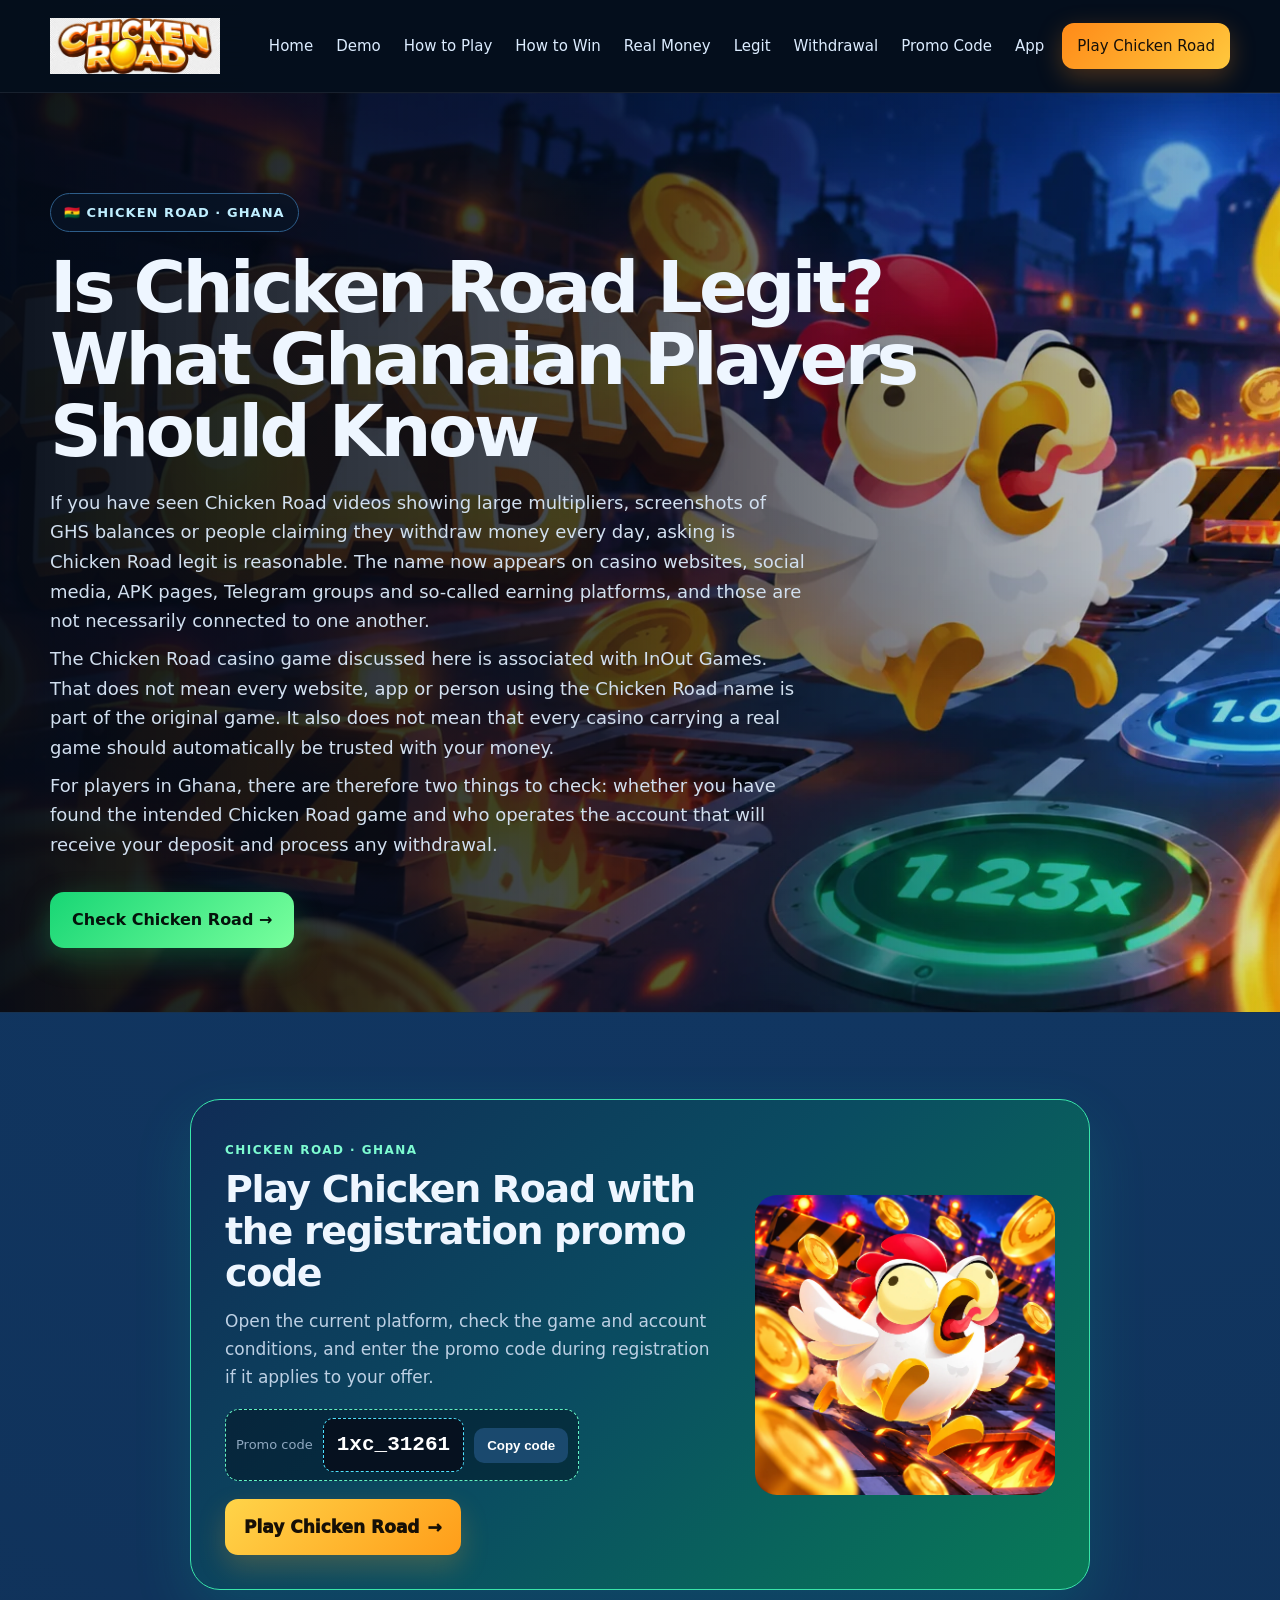
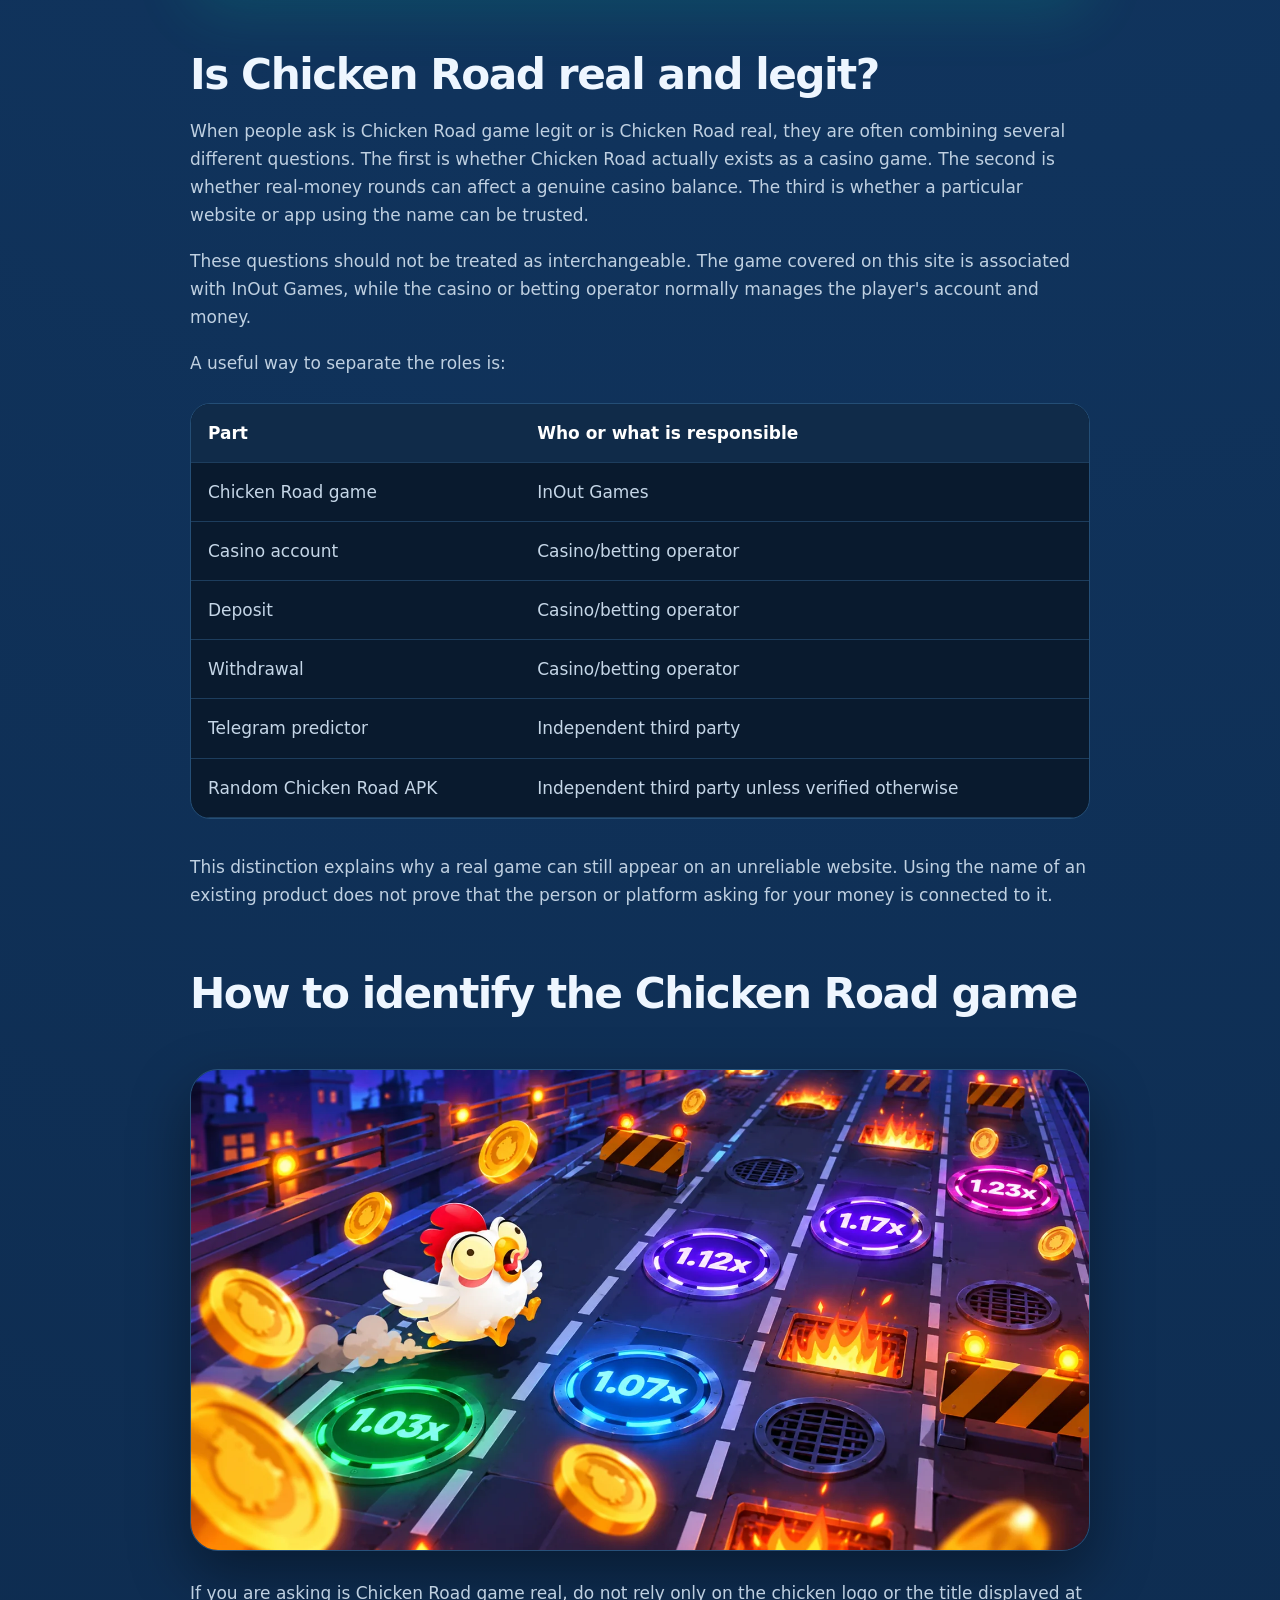
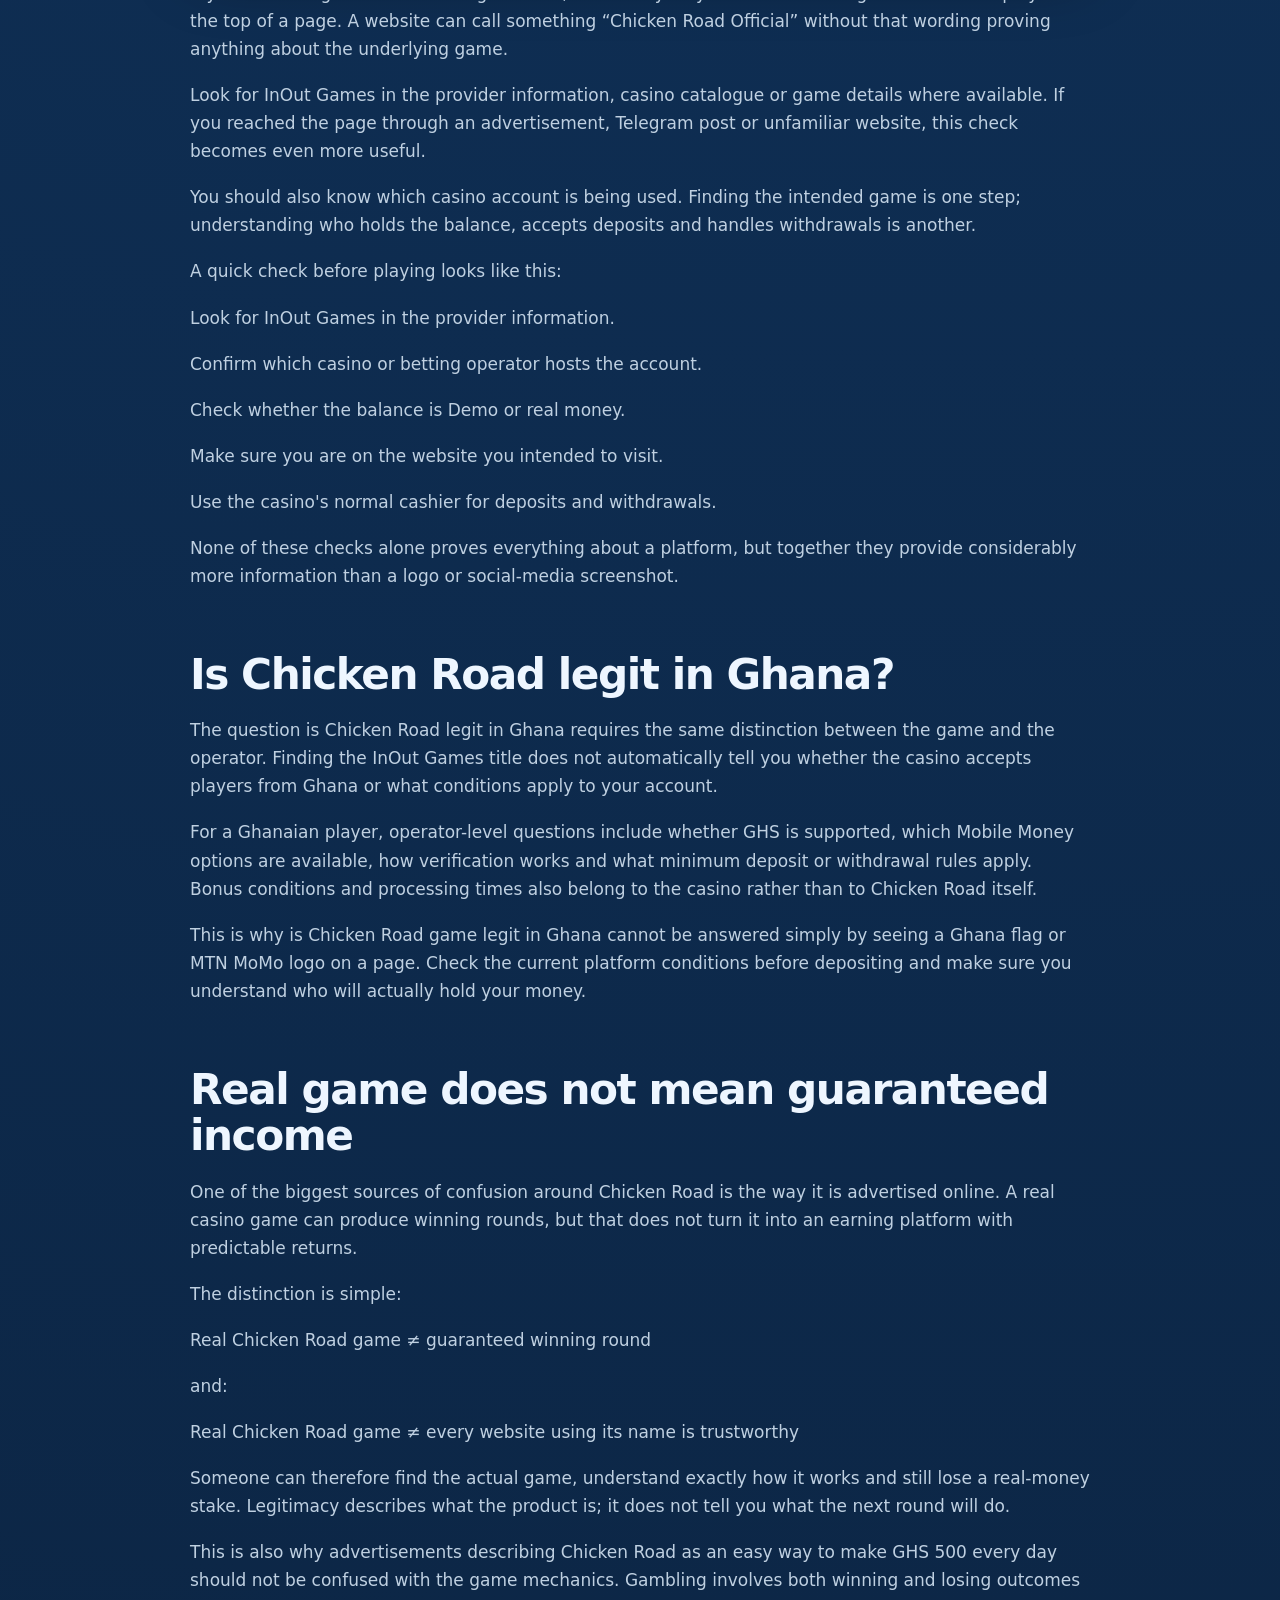
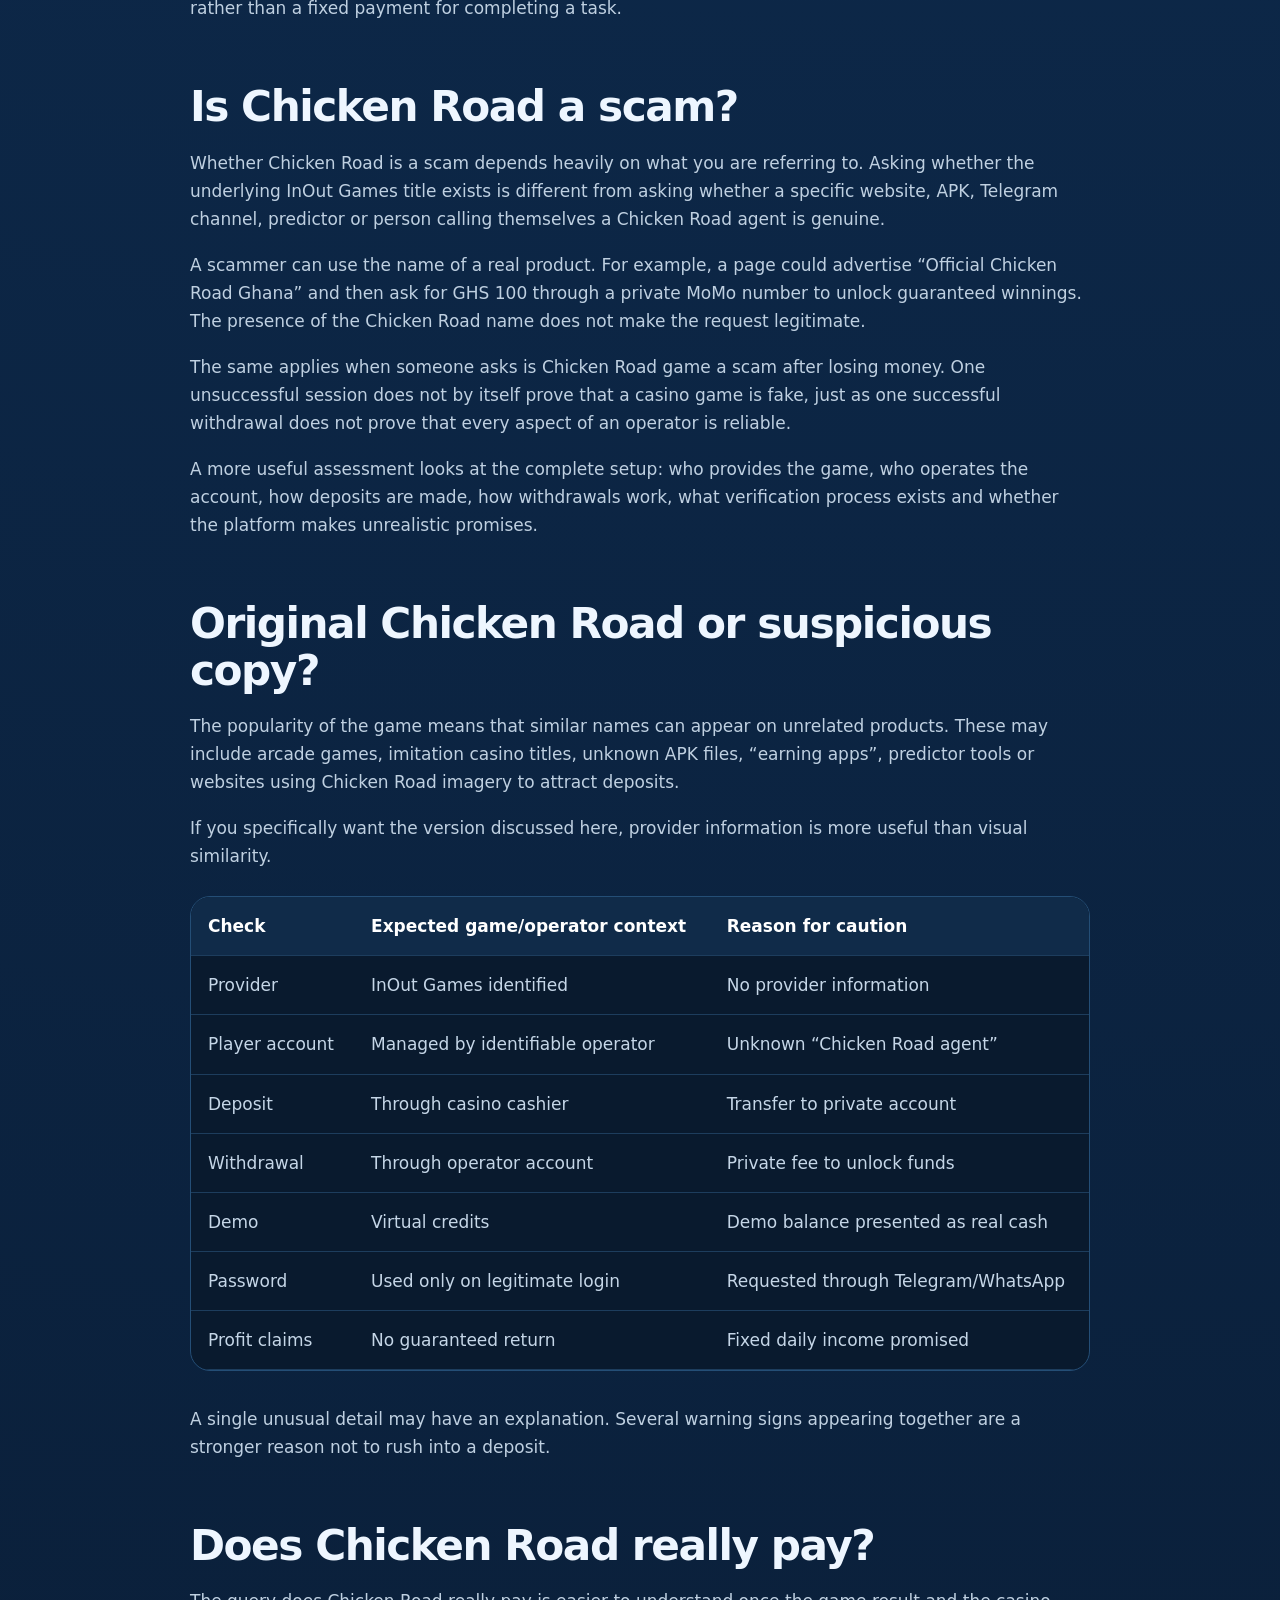
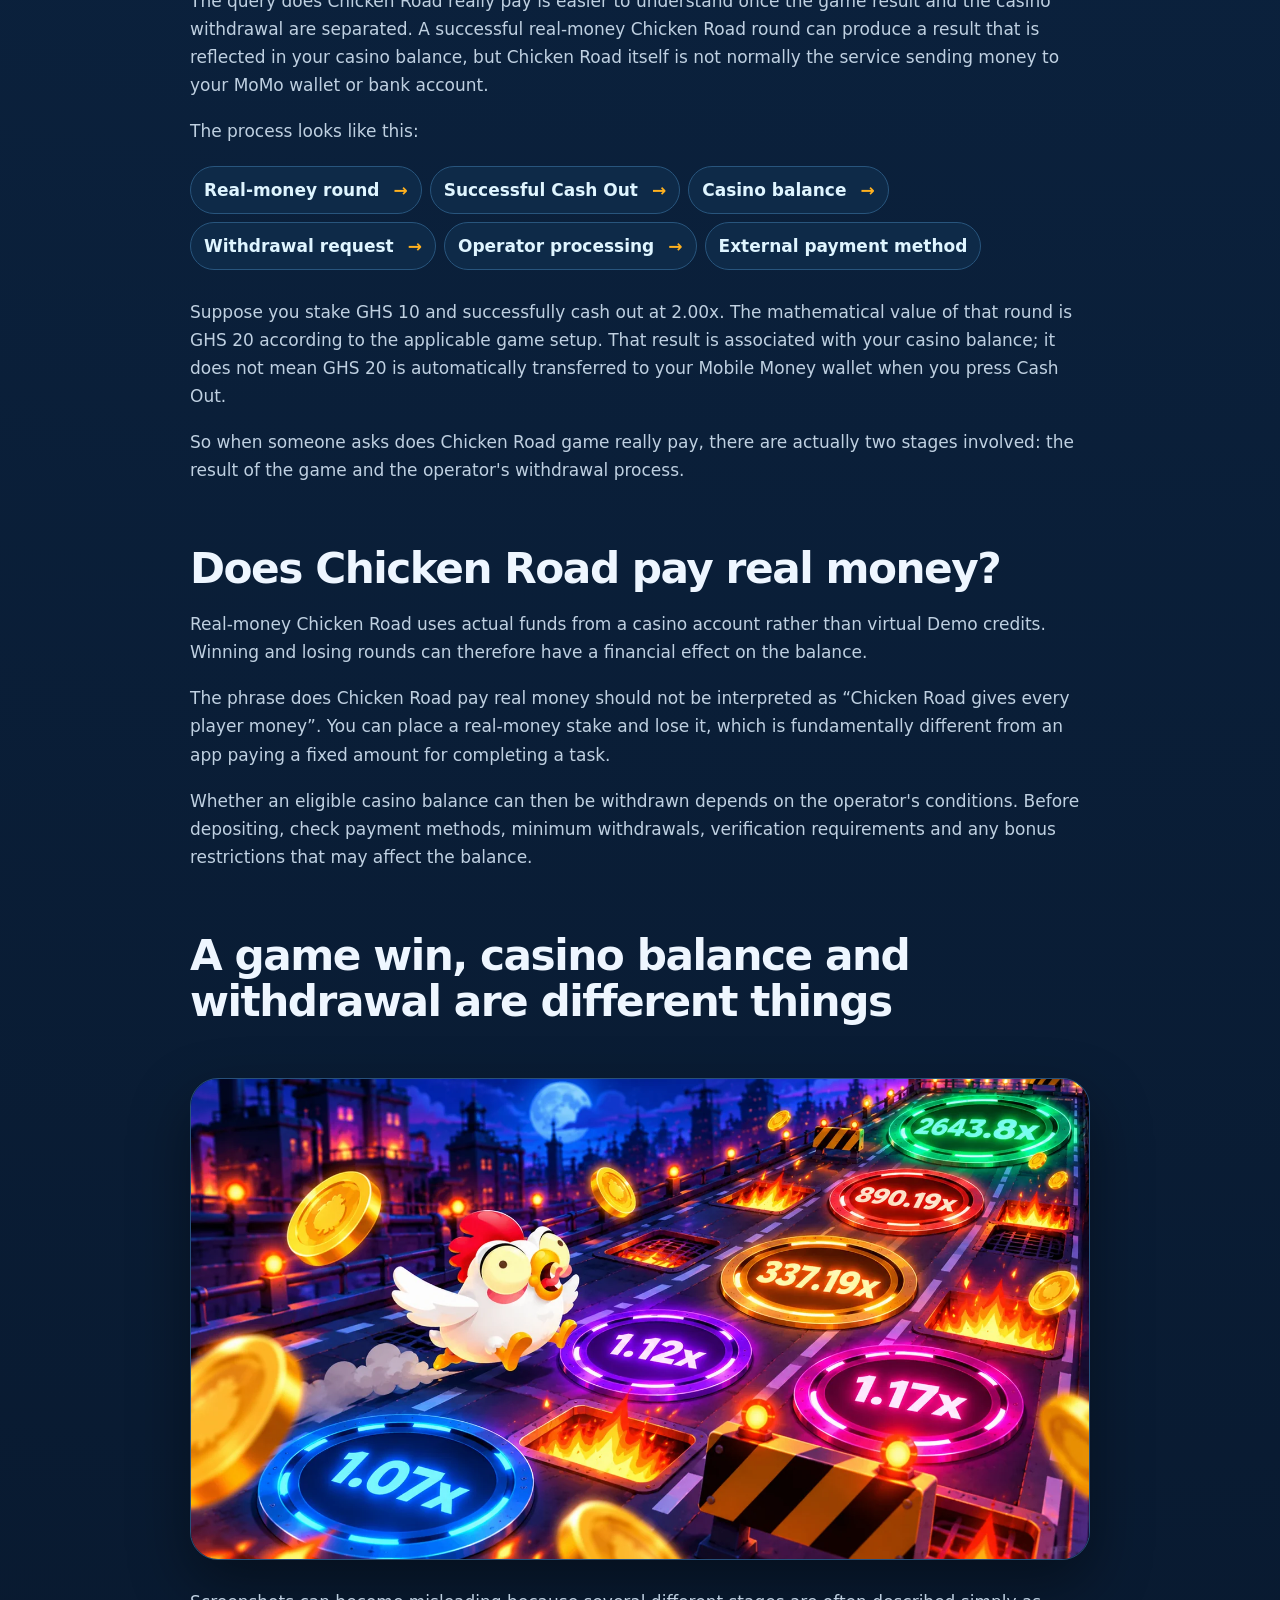
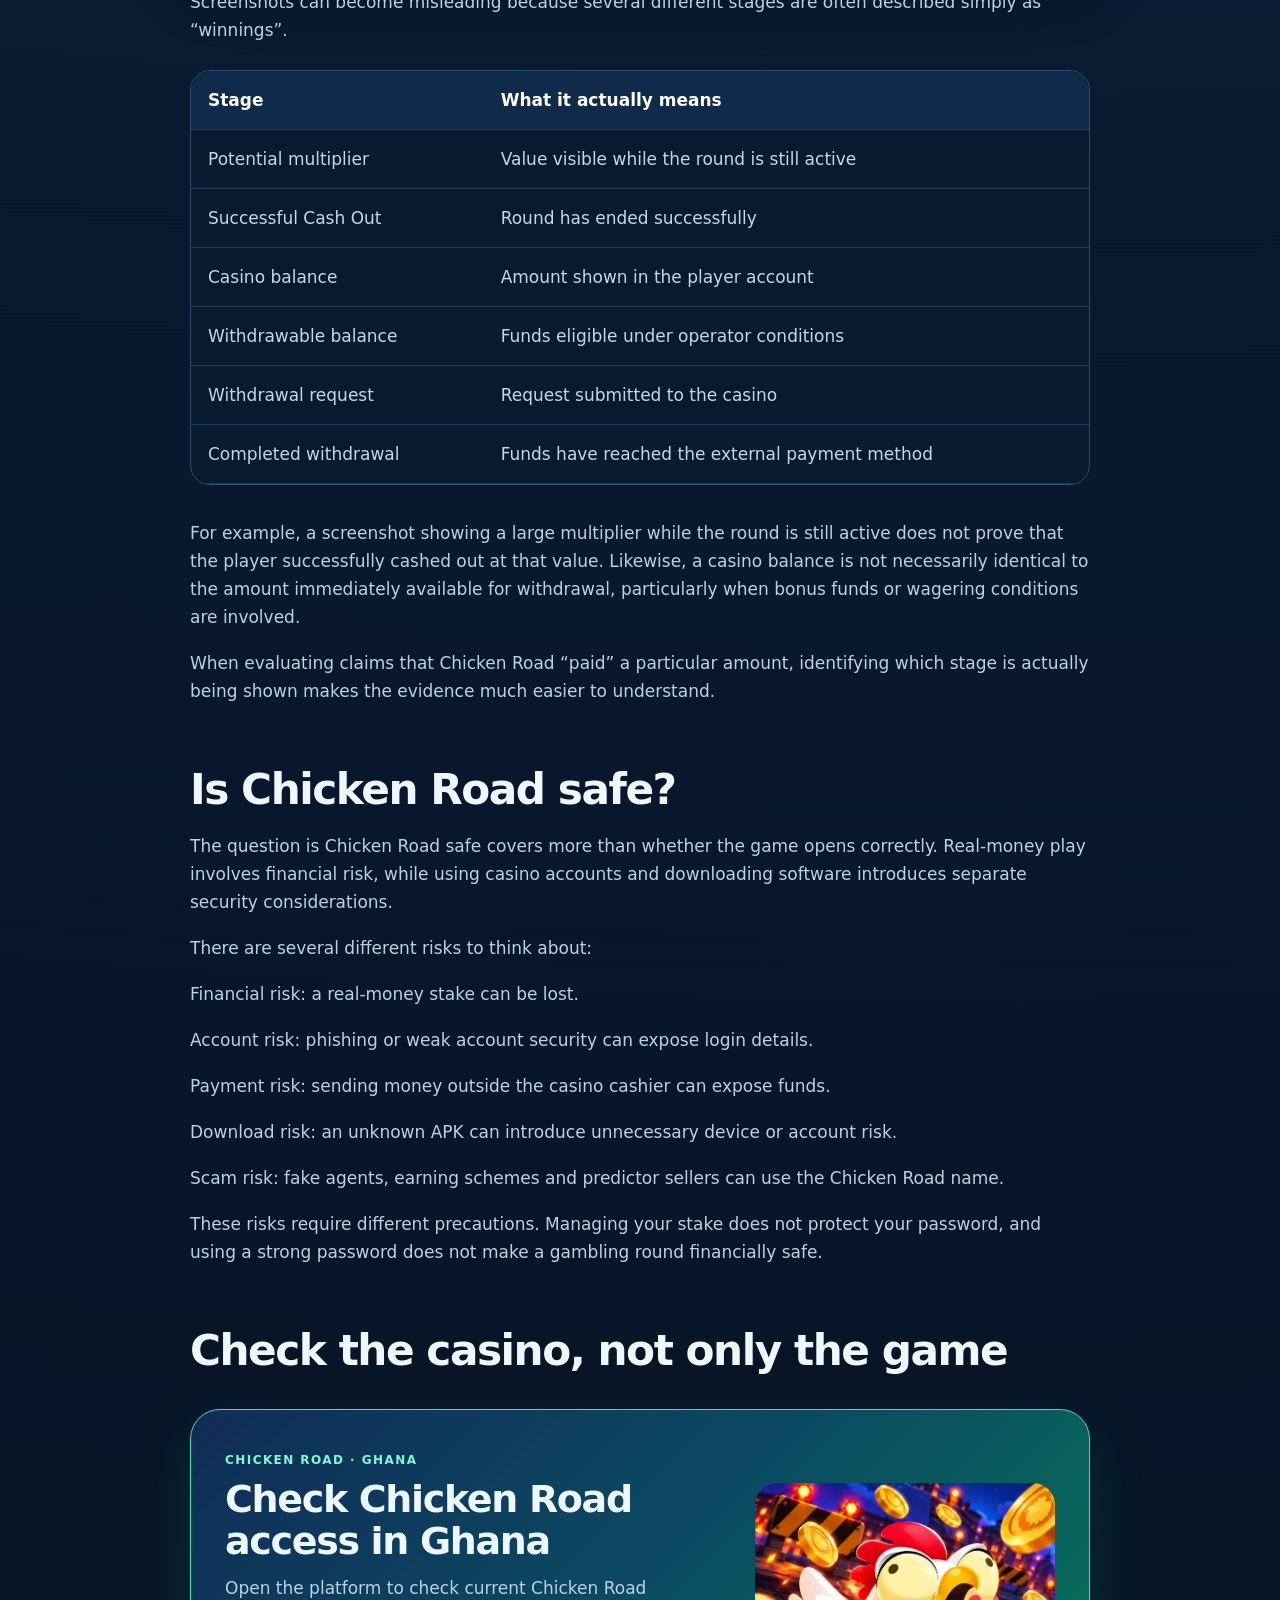
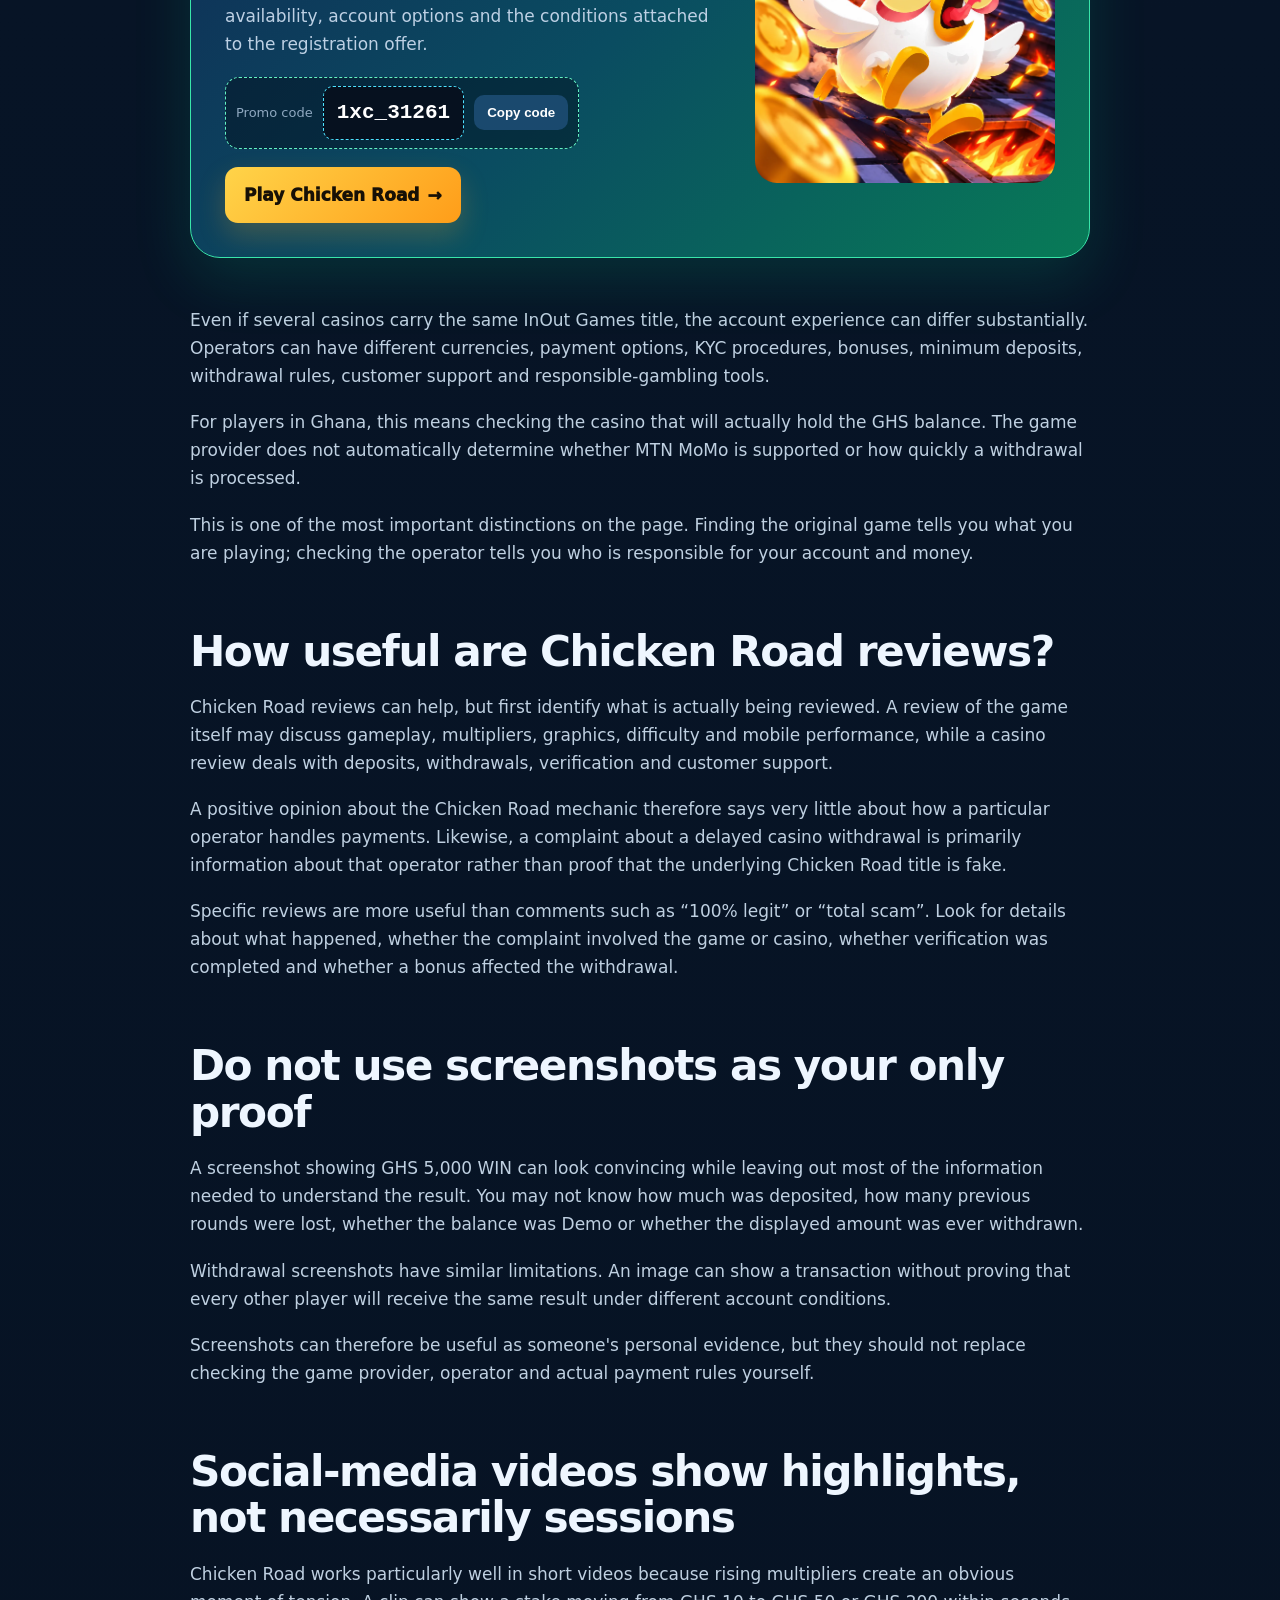
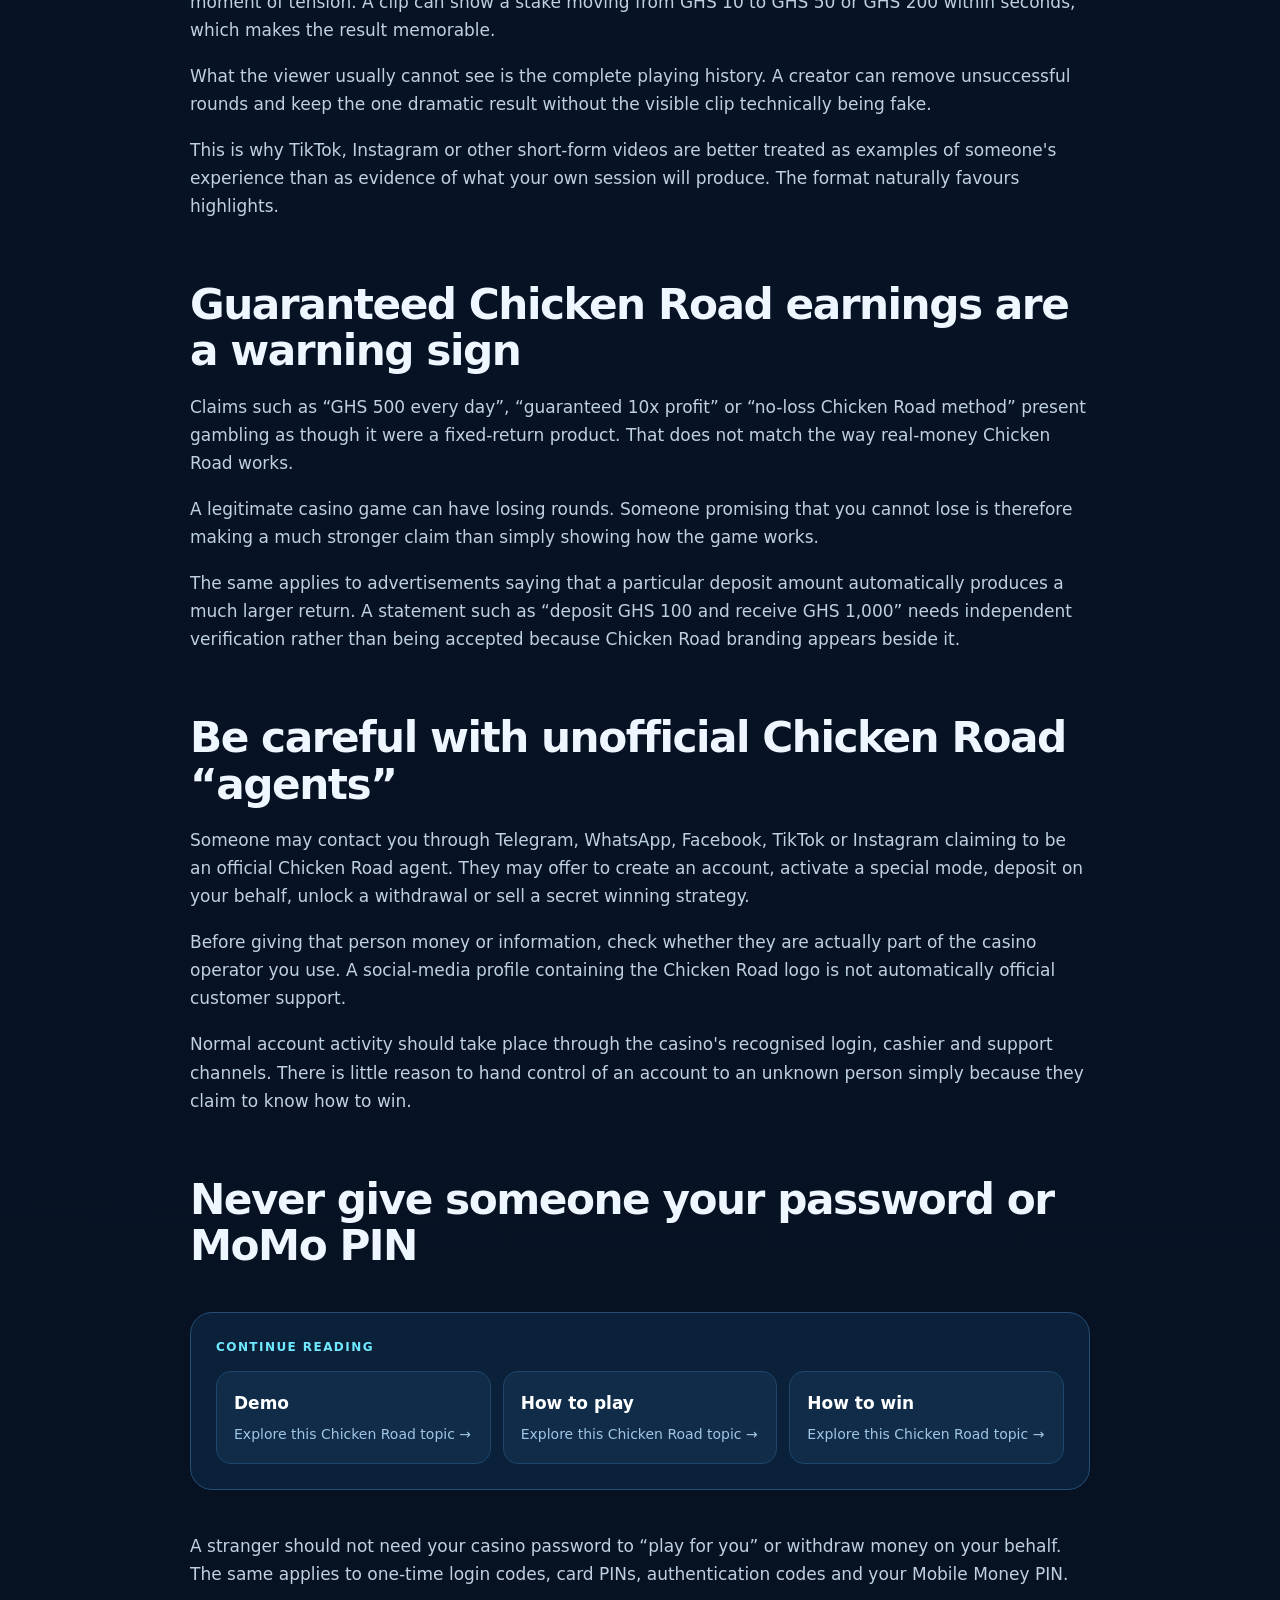
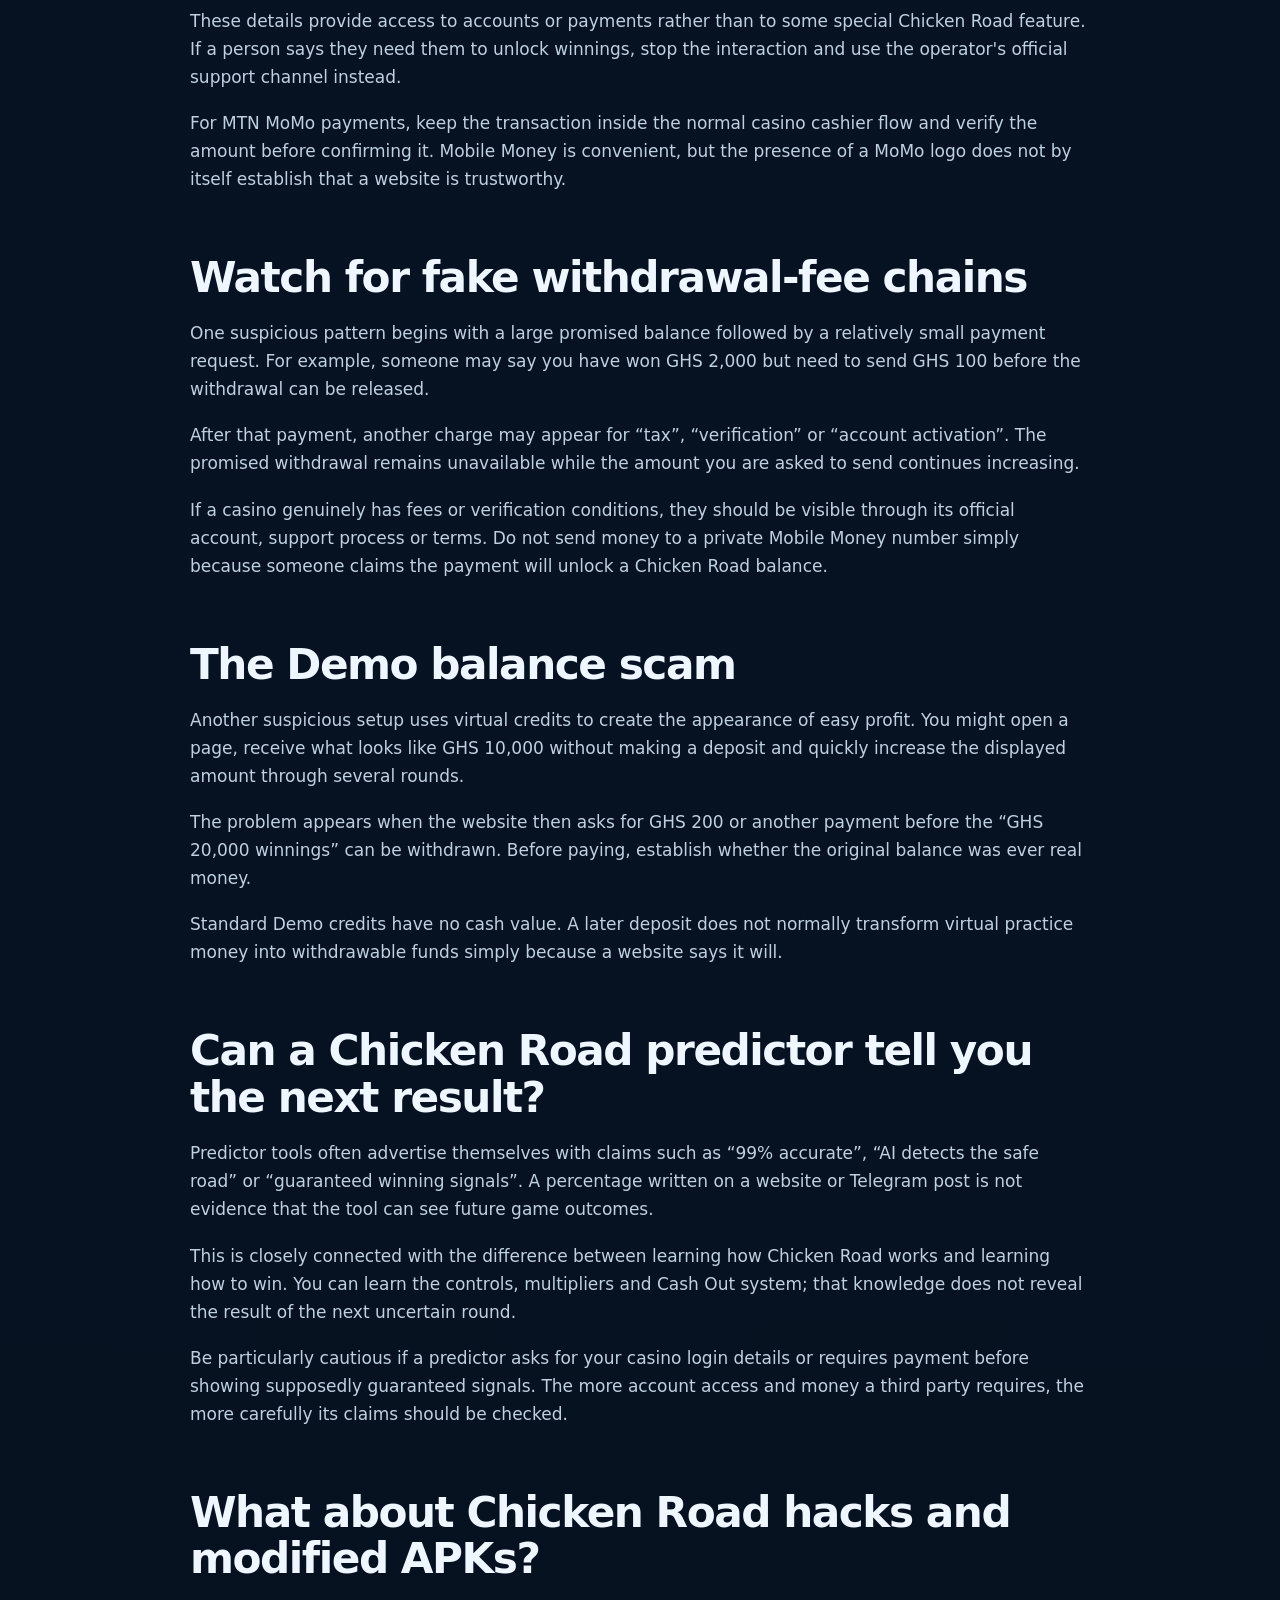
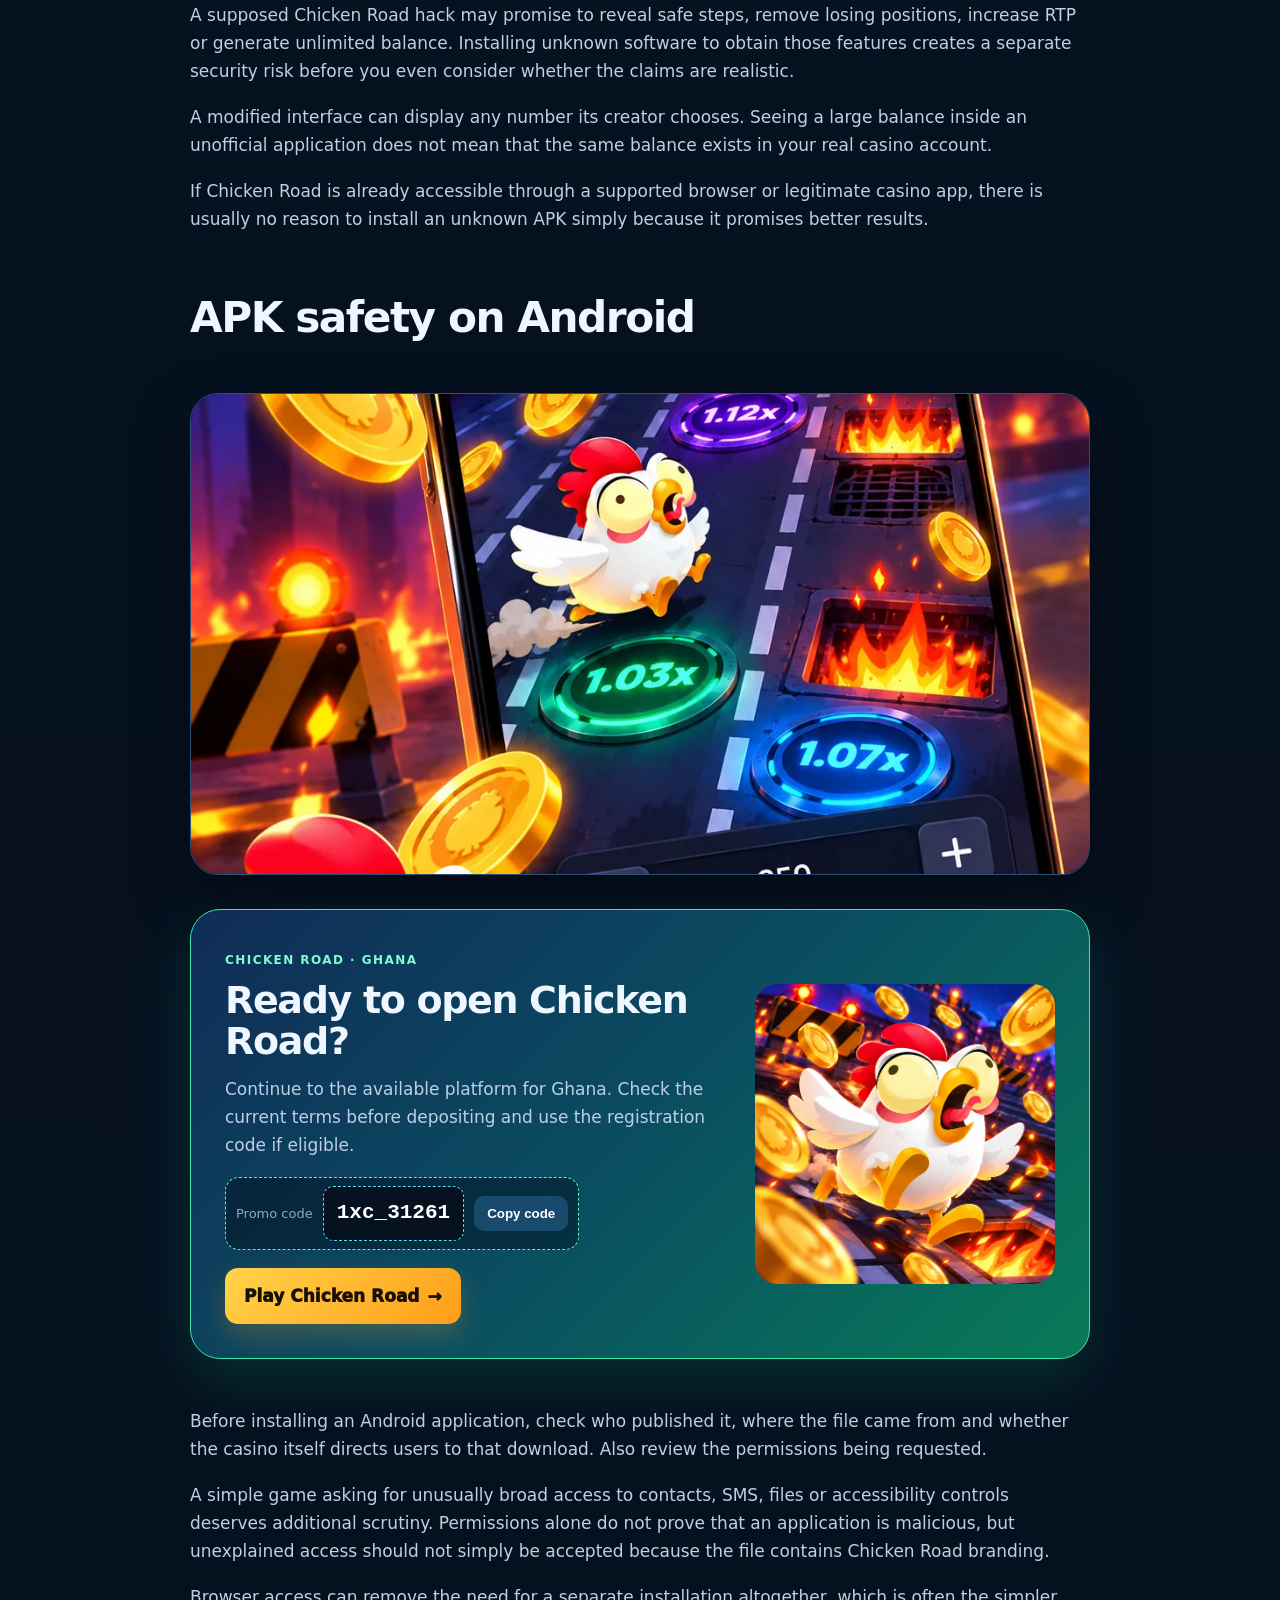
<file: is-chicken-road-legit/index.html>
<!doctype html><html lang="en-GH"><head><meta charset="utf-8"><meta name="viewport" content="width=device-width,initial-scale=1"><meta name="google-site-verification" content="nFR4UAhQhfF3JEUqetZrmdI6Ak3MQ-NBLoJH2c6ciEM"><title>Is Chicken Road Legit in Ghana? Real Game or Scam?</title><meta name="description" content="Is Chicken Road legit and does it really pay? Learn how to identify the InOut Games title, spot suspicious copies and check a casino before playing in Ghana."><link rel="canonical" href="https://duboiscentreghana.org/is-chicken-road-legit/"><link rel="icon" href="/assets/favicon.ico"><link rel="stylesheet" href="/assets/style-final.css"></head><body><header class="top"><div class="wrap nav"><a class="brand" href="/"><img alt="Chicken Road" src="/assets/logo.webp"></a><nav class="desktop-nav"><a href="/">Home</a><a href="/chicken-road-demo/">Demo</a><a href="/how-to-play-chicken-road/">How to Play</a><a href="/how-to-win-chicken-road/">How to Win</a><a href="/chicken-road-real-money/">Real Money</a><a href="/is-chicken-road-legit/">Legit</a><a href="/chicken-road-withdrawal/">Withdrawal</a><a href="/chicken-road-promo-code/">Promo Code</a><a href="/chicken-road-app-download/">App</a><a class="play" href="/info/">Play Chicken Road</a></nav><button class="mobile-menu-toggle" type="button" aria-label="Open menu" aria-expanded="false" aria-controls="mobile-site-menu"><span></span><span></span><span></span></button><nav class="mobile-site-menu" id="mobile-site-menu" aria-label="Mobile navigation"><a href="/">Home page</a><a href="/chicken-road-demo/">Demo</a><a href="/how-to-play-chicken-road/">How to play</a><a href="/how-to-win-chicken-road/">How to win</a><a href="/chicken-road-real-money/">Real Money</a><a href="/is-chicken-road-legit/">Legit</a><a href="/chicken-road-withdrawal/">Withdrawal</a><a href="/chicken-road-promo-code/">Promo Code</a><a href="/chicken-road-app-download/">App</a><a class="mobile-play" href="/info/">Play Chicken Road</a></nav></div></header><main><section class="article-hero"><div class="article-hero-bg" style="background-image:linear-gradient(90deg,rgba(3,10,22,.96),rgba(3,10,22,.72) 48%,rgba(3,10,22,.12)),url('/assets/hero.webp')"></div><div class="wrap article-hero-inner"><span class="eyebrow">🇬🇭 CHICKEN ROAD · GHANA</span><h1>Is Chicken Road Legit? What Ghanaian Players Should Know</h1><div class="hero-text"><p>If you have seen Chicken Road videos showing large multipliers, screenshots of GHS balances or people claiming they withdraw money every day, asking is Chicken Road legit is reasonable. The name now appears on casino websites, social media, APK pages, Telegram groups and so-called earning platforms, and those are not necessarily connected to one another.</p><p>The Chicken Road casino game discussed here is associated with InOut Games. That does not mean every website, app or person using the Chicken Road name is part of the original game. It also does not mean that every casino carrying a real game should automatically be trusted with your money.</p><p>For players in Ghana, there are therefore two things to check: whether you have found the intended Chicken Road game and who operates the account that will receive your deposit and process any withdrawal.</p></div><a class="btn primary hero-ref" href="/info/">Check Chicken Road →</a></div></section><div class="wrap article-shell no-rail"><article class="article"><aside class="promo promo-bright"><div class="promo-copy"><span class="promo-kicker">CHICKEN ROAD · GHANA</span><h2>Play Chicken Road with the registration promo code</h2><p>Open the current platform, check the game and account conditions, and enter the promo code during registration if it applies to your offer.</p><div class="promo-code"><span>Promo code</span><strong>1xc_31261</strong><button data-copy="1xc_31261" type="button">Copy code</button></div></div><div class="promo-art"><img alt="Chicken Road" loading="lazy" src="/assets/chicken.webp"></div><a class="promo-btn" href="/info/">Play Chicken Road <span>→</span></a></aside><h2>Is Chicken Road real and legit?</h2><p>When people ask is Chicken Road game legit or is Chicken Road real, they are often combining several different questions. The first is whether Chicken Road actually exists as a casino game. The second is whether real-money rounds can affect a genuine casino balance. The third is whether a particular website or app using the name can be trusted.</p><p>These questions should not be treated as interchangeable. The game covered on this site is associated with InOut Games, while the casino or betting operator normally manages the player&#x27;s account and money.</p><p>A useful way to separate the roles is:</p><div class="table-wrap"><table><tr><th>Part</th><th>Who or what is responsible</th></tr><tr><td>Chicken Road game</td><td>InOut Games</td></tr><tr><td>Casino account</td><td>Casino/betting operator</td></tr><tr><td>Deposit</td><td>Casino/betting operator</td></tr><tr><td>Withdrawal</td><td>Casino/betting operator</td></tr><tr><td>Telegram predictor</td><td>Independent third party</td></tr><tr><td>Random Chicken Road APK</td><td>Independent third party unless verified otherwise</td></tr></table></div><p>This distinction explains why a real game can still appear on an unreliable website. Using the name of an existing product does not prove that the person or platform asking for your money is connected to it.</p><h2>How to identify the Chicken Road game</h2><figure class="content-image"><img src="/assets/gameplay.webp" alt="How to identify the Chicken Road game" loading="lazy"></figure><p>If you are asking is Chicken Road game real, do not rely only on the chicken logo or the title displayed at the top of a page. A website can call something “Chicken Road Official” without that wording proving anything about the underlying game.</p><p>Look for InOut Games in the provider information, casino catalogue or game details where available. If you reached the page through an advertisement, Telegram post or unfamiliar website, this check becomes even more useful.</p><p>You should also know which casino account is being used. Finding the intended game is one step; understanding who holds the balance, accepts deposits and handles withdrawals is another.</p><p>A quick check before playing looks like this:</p><p>Look for InOut Games in the provider information.</p><p>Confirm which casino or betting operator hosts the account.</p><p>Check whether the balance is Demo or real money.</p><p>Make sure you are on the website you intended to visit.</p><p>Use the casino&#x27;s normal cashier for deposits and withdrawals.</p><p>None of these checks alone proves everything about a platform, but together they provide considerably more information than a logo or social-media screenshot.</p><h2>Is Chicken Road legit in Ghana?</h2><p>The question is Chicken Road legit in Ghana requires the same distinction between the game and the operator. Finding the InOut Games title does not automatically tell you whether the casino accepts players from Ghana or what conditions apply to your account.</p><p>For a Ghanaian player, operator-level questions include whether GHS is supported, which Mobile Money options are available, how verification works and what minimum deposit or withdrawal rules apply. Bonus conditions and processing times also belong to the casino rather than to Chicken Road itself.</p><p>This is why is Chicken Road game legit in Ghana cannot be answered simply by seeing a Ghana flag or MTN MoMo logo on a page. Check the current platform conditions before depositing and make sure you understand who will actually hold your money.</p><h2>Real game does not mean guaranteed income</h2><p>One of the biggest sources of confusion around Chicken Road is the way it is advertised online. A real casino game can produce winning rounds, but that does not turn it into an earning platform with predictable returns.</p><p>The distinction is simple:</p><p>Real Chicken Road game ≠ guaranteed winning round</p><p>and:</p><p>Real Chicken Road game ≠ every website using its name is trustworthy</p><p>Someone can therefore find the actual game, understand exactly how it works and still lose a real-money stake. Legitimacy describes what the product is; it does not tell you what the next round will do.</p><p>This is also why advertisements describing Chicken Road as an easy way to make GHS 500 every day should not be confused with the game mechanics. Gambling involves both winning and losing outcomes rather than a fixed payment for completing a task.</p><h2>Is Chicken Road a scam?</h2><p>Whether Chicken Road is a scam depends heavily on what you are referring to. Asking whether the underlying InOut Games title exists is different from asking whether a specific website, APK, Telegram channel, predictor or person calling themselves a Chicken Road agent is genuine.</p><p>A scammer can use the name of a real product. For example, a page could advertise “Official Chicken Road Ghana” and then ask for GHS 100 through a private MoMo number to unlock guaranteed winnings. The presence of the Chicken Road name does not make the request legitimate.</p><p>The same applies when someone asks is Chicken Road game a scam after losing money. One unsuccessful session does not by itself prove that a casino game is fake, just as one successful withdrawal does not prove that every aspect of an operator is reliable.</p><p>A more useful assessment looks at the complete setup: who provides the game, who operates the account, how deposits are made, how withdrawals work, what verification process exists and whether the platform makes unrealistic promises.</p><h2>Original Chicken Road or suspicious copy?</h2><p>The popularity of the game means that similar names can appear on unrelated products. These may include arcade games, imitation casino titles, unknown APK files, “earning apps”, predictor tools or websites using Chicken Road imagery to attract deposits.</p><p>If you specifically want the version discussed here, provider information is more useful than visual similarity.</p><div class="table-wrap"><table><tr><th>Check</th><th>Expected game/operator context</th><th>Reason for caution</th></tr><tr><td>Provider</td><td>InOut Games identified</td><td>No provider information</td></tr><tr><td>Player account</td><td>Managed by identifiable operator</td><td>Unknown “Chicken Road agent”</td></tr><tr><td>Deposit</td><td>Through casino cashier</td><td>Transfer to private account</td></tr><tr><td>Withdrawal</td><td>Through operator account</td><td>Private fee to unlock funds</td></tr><tr><td>Demo</td><td>Virtual credits</td><td>Demo balance presented as real cash</td></tr><tr><td>Password</td><td>Used only on legitimate login</td><td>Requested through Telegram/WhatsApp</td></tr><tr><td>Profit claims</td><td>No guaranteed return</td><td>Fixed daily income promised</td></tr></table></div><p>A single unusual detail may have an explanation. Several warning signs appearing together are a stronger reason not to rush into a deposit.</p><h2>Does Chicken Road really pay?</h2><p>The query does Chicken Road really pay is easier to understand once the game result and the casino withdrawal are separated. A successful real-money Chicken Road round can produce a result that is reflected in your casino balance, but Chicken Road itself is not normally the service sending money to your MoMo wallet or bank account.</p><p>The process looks like this:</p><div class="flow"><span>Real-money round</span><span>Successful Cash Out</span><span>Casino balance</span><span>Withdrawal request</span><span>Operator processing</span><span>External payment method</span></div><p>Suppose you stake GHS 10 and successfully cash out at 2.00x. The mathematical value of that round is GHS 20 according to the applicable game setup. That result is associated with your casino balance; it does not mean GHS 20 is automatically transferred to your Mobile Money wallet when you press Cash Out.</p><p>So when someone asks does Chicken Road game really pay, there are actually two stages involved: the result of the game and the operator&#x27;s withdrawal process.</p><h2>Does Chicken Road pay real money?</h2><p>Real-money Chicken Road uses actual funds from a casino account rather than virtual Demo credits. Winning and losing rounds can therefore have a financial effect on the balance.</p><p>The phrase does Chicken Road pay real money should not be interpreted as “Chicken Road gives every player money”. You can place a real-money stake and lose it, which is fundamentally different from an app paying a fixed amount for completing a task.</p><p>Whether an eligible casino balance can then be withdrawn depends on the operator&#x27;s conditions. Before depositing, check payment methods, minimum withdrawals, verification requirements and any bonus restrictions that may affect the balance.</p><h2>A game win, casino balance and withdrawal are different things</h2><figure class="content-image"><img src="/assets/high-multiplier.webp" alt="A game win, casino balance and withdrawal are different things" loading="lazy"></figure><p>Screenshots can become misleading because several different stages are often described simply as “winnings”.</p><div class="table-wrap"><table><tr><th>Stage</th><th>What it actually means</th></tr><tr><td>Potential multiplier</td><td>Value visible while the round is still active</td></tr><tr><td>Successful Cash Out</td><td>Round has ended successfully</td></tr><tr><td>Casino balance</td><td>Amount shown in the player account</td></tr><tr><td>Withdrawable balance</td><td>Funds eligible under operator conditions</td></tr><tr><td>Withdrawal request</td><td>Request submitted to the casino</td></tr><tr><td>Completed withdrawal</td><td>Funds have reached the external payment method</td></tr></table></div><p>For example, a screenshot showing a large multiplier while the round is still active does not prove that the player successfully cashed out at that value. Likewise, a casino balance is not necessarily identical to the amount immediately available for withdrawal, particularly when bonus funds or wagering conditions are involved.</p><p>When evaluating claims that Chicken Road “paid” a particular amount, identifying which stage is actually being shown makes the evidence much easier to understand.</p><h2>Is Chicken Road safe?</h2><p>The question is Chicken Road safe covers more than whether the game opens correctly. Real-money play involves financial risk, while using casino accounts and downloading software introduces separate security considerations.</p><p>There are several different risks to think about:</p><p>Financial risk: a real-money stake can be lost.</p><p>Account risk: phishing or weak account security can expose login details.</p><p>Payment risk: sending money outside the casino cashier can expose funds.</p><p>Download risk: an unknown APK can introduce unnecessary device or account risk.</p><p>Scam risk: fake agents, earning schemes and predictor sellers can use the Chicken Road name.</p><p>These risks require different precautions. Managing your stake does not protect your password, and using a strong password does not make a gambling round financially safe.</p><h2>Check the casino, not only the game</h2><aside class="promo promo-bright"><div class="promo-copy"><span class="promo-kicker">CHICKEN ROAD · GHANA</span><h2>Check Chicken Road access in Ghana</h2><p>Open the platform to check current Chicken Road availability, account options and the conditions attached to the registration offer.</p><div class="promo-code"><span>Promo code</span><strong>1xc_31261</strong><button data-copy="1xc_31261" type="button">Copy code</button></div></div><div class="promo-art"><img alt="Chicken Road" loading="lazy" src="/assets/chicken.webp"></div><a class="promo-btn" href="/info/">Play Chicken Road <span>→</span></a></aside><p>Even if several casinos carry the same InOut Games title, the account experience can differ substantially. Operators can have different currencies, payment options, KYC procedures, bonuses, minimum deposits, withdrawal rules, customer support and responsible-gambling tools.</p><p>For players in Ghana, this means checking the casino that will actually hold the GHS balance. The game provider does not automatically determine whether MTN MoMo is supported or how quickly a withdrawal is processed.</p><p>This is one of the most important distinctions on the page. Finding the original game tells you what you are playing; checking the operator tells you who is responsible for your account and money.</p><h2>How useful are Chicken Road reviews?</h2><p>Chicken Road reviews can help, but first identify what is actually being reviewed. A review of the game itself may discuss gameplay, multipliers, graphics, difficulty and mobile performance, while a casino review deals with deposits, withdrawals, verification and customer support.</p><p>A positive opinion about the Chicken Road mechanic therefore says very little about how a particular operator handles payments. Likewise, a complaint about a delayed casino withdrawal is primarily information about that operator rather than proof that the underlying Chicken Road title is fake.</p><p>Specific reviews are more useful than comments such as “100% legit” or “total scam”. Look for details about what happened, whether the complaint involved the game or casino, whether verification was completed and whether a bonus affected the withdrawal.</p><h2>Do not use screenshots as your only proof</h2><p>A screenshot showing GHS 5,000 WIN can look convincing while leaving out most of the information needed to understand the result. You may not know how much was deposited, how many previous rounds were lost, whether the balance was Demo or whether the displayed amount was ever withdrawn.</p><p>Withdrawal screenshots have similar limitations. An image can show a transaction without proving that every other player will receive the same result under different account conditions.</p><p>Screenshots can therefore be useful as someone&#x27;s personal evidence, but they should not replace checking the game provider, operator and actual payment rules yourself.</p><h2>Social-media videos show highlights, not necessarily sessions</h2><p>Chicken Road works particularly well in short videos because rising multipliers create an obvious moment of tension. A clip can show a stake moving from GHS 10 to GHS 50 or GHS 200 within seconds, which makes the result memorable.</p><p>What the viewer usually cannot see is the complete playing history. A creator can remove unsuccessful rounds and keep the one dramatic result without the visible clip technically being fake.</p><p>This is why TikTok, Instagram or other short-form videos are better treated as examples of someone&#x27;s experience than as evidence of what your own session will produce. The format naturally favours highlights.</p><h2>Guaranteed Chicken Road earnings are a warning sign</h2><p>Claims such as “GHS 500 every day”, “guaranteed 10x profit” or “no-loss Chicken Road method” present gambling as though it were a fixed-return product. That does not match the way real-money Chicken Road works.</p><p>A legitimate casino game can have losing rounds. Someone promising that you cannot lose is therefore making a much stronger claim than simply showing how the game works.</p><p>The same applies to advertisements saying that a particular deposit amount automatically produces a much larger return. A statement such as “deposit GHS 100 and receive GHS 1,000” needs independent verification rather than being accepted because Chicken Road branding appears beside it.</p><h2>Be careful with unofficial Chicken Road “agents”</h2><p>Someone may contact you through Telegram, WhatsApp, Facebook, TikTok or Instagram claiming to be an official Chicken Road agent. They may offer to create an account, activate a special mode, deposit on your behalf, unlock a withdrawal or sell a secret winning strategy.</p><p>Before giving that person money or information, check whether they are actually part of the casino operator you use. A social-media profile containing the Chicken Road logo is not automatically official customer support.</p><p>Normal account activity should take place through the casino&#x27;s recognised login, cashier and support channels. There is little reason to hand control of an account to an unknown person simply because they claim to know how to win.</p><h2>Never give someone your password or MoMo PIN</h2><aside class="related"><span class="related-label">Continue reading</span><div class="related-grid"><a href="/chicken-road-demo/"><strong>Demo</strong><span>Explore this Chicken Road topic →</span></a><a href="/how-to-play-chicken-road/"><strong>How to play</strong><span>Explore this Chicken Road topic →</span></a><a href="/how-to-win-chicken-road/"><strong>How to win</strong><span>Explore this Chicken Road topic →</span></a></div></aside><p>A stranger should not need your casino password to “play for you” or withdraw money on your behalf. The same applies to one-time login codes, card PINs, authentication codes and your Mobile Money PIN.</p><p>These details provide access to accounts or payments rather than to some special Chicken Road feature. If a person says they need them to unlock winnings, stop the interaction and use the operator&#x27;s official support channel instead.</p><p>For MTN MoMo payments, keep the transaction inside the normal casino cashier flow and verify the amount before confirming it. Mobile Money is convenient, but the presence of a MoMo logo does not by itself establish that a website is trustworthy.</p><h2>Watch for fake withdrawal-fee chains</h2><p>One suspicious pattern begins with a large promised balance followed by a relatively small payment request. For example, someone may say you have won GHS 2,000 but need to send GHS 100 before the withdrawal can be released.</p><p>After that payment, another charge may appear for “tax”, “verification” or “account activation”. The promised withdrawal remains unavailable while the amount you are asked to send continues increasing.</p><p>If a casino genuinely has fees or verification conditions, they should be visible through its official account, support process or terms. Do not send money to a private Mobile Money number simply because someone claims the payment will unlock a Chicken Road balance.</p><h2>The Demo balance scam</h2><p>Another suspicious setup uses virtual credits to create the appearance of easy profit. You might open a page, receive what looks like GHS 10,000 without making a deposit and quickly increase the displayed amount through several rounds.</p><p>The problem appears when the website then asks for GHS 200 or another payment before the “GHS 20,000 winnings” can be withdrawn. Before paying, establish whether the original balance was ever real money.</p><p>Standard Demo credits have no cash value. A later deposit does not normally transform virtual practice money into withdrawable funds simply because a website says it will.</p><h2>Can a Chicken Road predictor tell you the next result?</h2><p>Predictor tools often advertise themselves with claims such as “99% accurate”, “AI detects the safe road” or “guaranteed winning signals”. A percentage written on a website or Telegram post is not evidence that the tool can see future game outcomes.</p><p>This is closely connected with the difference between learning how Chicken Road works and learning how to win. You can learn the controls, multipliers and Cash Out system; that knowledge does not reveal the result of the next uncertain round.</p><p>Be particularly cautious if a predictor asks for your casino login details or requires payment before showing supposedly guaranteed signals. The more account access and money a third party requires, the more carefully its claims should be checked.</p><h2>What about Chicken Road hacks and modified APKs?</h2><p>A supposed Chicken Road hack may promise to reveal safe steps, remove losing positions, increase RTP or generate unlimited balance. Installing unknown software to obtain those features creates a separate security risk before you even consider whether the claims are realistic.</p><p>A modified interface can display any number its creator chooses. Seeing a large balance inside an unofficial application does not mean that the same balance exists in your real casino account.</p><p>If Chicken Road is already accessible through a supported browser or legitimate casino app, there is usually no reason to install an unknown APK simply because it promises better results.</p><h2>APK safety on Android</h2><figure class="content-image"><img src="/assets/mobile.webp" alt="APK safety on Android" loading="lazy"></figure><aside class="promo promo-bright"><div class="promo-copy"><span class="promo-kicker">CHICKEN ROAD · GHANA</span><h2>Ready to open Chicken Road?</h2><p>Continue to the available platform for Ghana. Check the current terms before depositing and use the registration code if eligible.</p><div class="promo-code"><span>Promo code</span><strong>1xc_31261</strong><button data-copy="1xc_31261" type="button">Copy code</button></div></div><div class="promo-art"><img alt="Chicken Road" loading="lazy" src="/assets/chicken.webp"></div><a class="promo-btn" href="/info/">Play Chicken Road <span>→</span></a></aside><p>Before installing an Android application, check who published it, where the file came from and whether the casino itself directs users to that download. Also review the permissions being requested.</p><p>A simple game asking for unusually broad access to contacts, SMS, files or accessibility controls deserves additional scrutiny. Permissions alone do not prove that an application is malicious, but unexplained access should not simply be accepted because the file contains Chicken Road branding.</p><p>Browser access can remove the need for a separate installation altogether, which is often the simpler option when you are unsure about the source of an APK.</p><h2>“Chicken Road APK for iPhone” does not make sense</h2><p>APK is an Android application package format. A page telling an iPhone user to download a Chicken Road APK for iPhone is therefore using misleading terminology.</p><p>On iOS, use a supported browser or an official distribution method provided by the relevant casino. Be especially cautious with websites asking you to install unusual configuration profiles in order to “unlock” Chicken Road or access supposed winnings.</p><p>The technical mismatch does not automatically explain the entire website, but it is a good reason to examine the page more carefully before installing anything.</p><h2>Does Mobile Money prove a Chicken Road site is legit?</h2><p>No. Mobile Money is a payment method, not proof that the business accepting the payment is genuine. A scammer can request a MoMo transfer just as easily as a legitimate service can provide Mobile Money through its cashier.</p><p>The important question is where the payment is going. A normal casino deposit should take place through the operator&#x27;s official payment process and appear in the relevant account.</p><p>Be cautious when someone asks you to send GHS to a personal number and then send them a screenshot so that they can manually activate the account. That is very different from using the casino&#x27;s own cashier.</p><h2>What if Chicken Road “doesn&#x27;t pay”?</h2><p>The phrase can refer to several completely different situations, so first identify what actually happened.</p><div class="table-wrap"><table><tr><th>Situation</th><th>What to check</th></tr><tr><td>Round ended unsuccessfully</td><td>This may simply be a game loss</td></tr><tr><td>Cash Out did not update balance</td><td>Review game/account history</td></tr><tr><td>Withdrawal is pending</td><td>Check processing status and operator terms</td></tr><tr><td>Withdrawal was rejected</td><td>Check KYC and account conditions</td></tr><tr><td>Bonus funds cannot be withdrawn</td><td>Review wagering requirements</td></tr><tr><td>Private person asks for another fee</td><td>Verify whether you are dealing with official support</td></tr></table></div><p>Treating all six situations as the same “Chicken Road does not pay” problem makes troubleshooting harder. The game outcome, casino balance and external withdrawal are different stages.</p><h2>What to do if a withdrawal is delayed</h2><p>If a withdrawal remains pending, start with the casino account rather than contacting someone claiming to be a Chicken Road agent. Check the transaction status, whether verification is outstanding and what processing information the operator provides.</p><p>Keep relevant transaction IDs and screenshots, then contact support through the casino&#x27;s official website or application if necessary. Avoid paying a private person to “speed up” the process, particularly if that person contacted you through social media.</p><p>A delayed withdrawal can have several causes, so the account history and operator conditions are more useful than guessing from the Chicken Road game screen.</p><h2>Is Chicken Road manipulated or rigged?</h2><p>Players sometimes describe a game as rigged after several losses in a row. A short losing sequence alone does not establish that a game has been manually manipulated, just as several wins do not prove that it has entered a special paying mode.</p><p>If the concern is that you may be using an imitation rather than the intended InOut Games title, verify the provider. If the issue involves deposits or withdrawals, investigate the casino operator and account history instead.</p><p>Separating these concerns matters because “I lost several rounds”, “I think this is a fake copy” and “my withdrawal was rejected” describe three different problems requiring different checks.</p><h2>Is Chicken Road legal in Ghana?</h2><p>Whether an operator can lawfully provide gambling services to players in Ghana is a separate question from whether Chicken Road itself is a real game. The provider name alone does not establish the regulatory position of every casino carrying the title.</p><p>Do not assume that a Ghana flag, GHS balance or MTN MoMo logo proves regulatory status. Likewise, the fact that a website opens from Ghana does not by itself establish authorisation.</p><p>Before using a platform, check current information relevant to the operator and the rules applicable in Ghana rather than relying only on the way the website is presented.</p><h2>Check the website address before logging in</h2><p>Phishing websites can imitate the appearance of a familiar casino while using a slightly different domain. Before entering a password or payment information, check the spelling of the address and be cautious with unexpected login links sent through messages.</p><p>Bookmarking the platform you normally use can reduce the need to follow links from social media or private chats. HTTPS is also useful for protecting data in transit, but the padlock alone does not prove that the company behind a website is trustworthy.</p><p>Sponsored advertisements deserve the same basic checks. Paying for an advertisement does not automatically establish that the destination is the official Chicken Road game or an authorised casino.</p><h2>Chicken Road legitimacy checklist</h2><p>Before putting real money into Chicken Road, run through the important checks together rather than relying on one logo, review or screenshot.</p><p>The game identifies InOut Games.</p><p>You know which casino or betting operator holds the account.</p><p>The operator currently accepts your account from Ghana.</p><p>Deposits go through the official cashier.</p><p>Withdrawal conditions are visible.</p><p>You understand any verification requirements.</p><p>You know whether the active balance is Demo or real money.</p><p>Nobody is guaranteeing profit.</p><p>Nobody has requested your password, one-time code or MoMo PIN.</p><p>You are using the website or application you intended to open.</p><p>If several of these points are unclear, there is no advantage in rushing to deposit first and investigating afterwards.</p><h2>Red flags worth taking seriously</h2><div class="table-wrap"><table><tr><th>Red flag</th><th>Why it deserves attention</th></tr><tr><td>Guaranteed daily income</td><td>Gambling does not provide fixed guaranteed earnings</td></tr><tr><td>“100% winning” system</td><td>A strategy cannot guarantee every uncertain outcome</td></tr><tr><td>Private MoMo transfer</td><td>May bypass the casino&#x27;s official cashier</td></tr><tr><td>Fee to unlock Demo winnings</td><td>Standard Demo credits have no cash value</td></tr><tr><td>Password requested by “agent”</td><td>Creates an account-security risk</td></tr><tr><td>MoMo PIN requested</td><td>Creates a payment-security risk</td></tr><tr><td>Unknown APK</td><td>Adds device and account risk</td></tr><tr><td>No identifiable operator</td><td>Makes it unclear who holds your money</td></tr><tr><td>Urgent countdown to deposit</td><td>Creates pressure to pay before checking</td></tr><tr><td>Private “tax” payment</td><td>Any genuine fee should be verified through official terms</td></tr></table></div><p>One item may not tell you the full story, but multiple warning signs should not be dismissed simply because the page looks professional.</p><h2>How to read Chicken Road experiences more critically</h2><p>Personal experiences can still be useful, particularly when several users describe the same operator issue. The key is to look beyond the final label of “legit” or “scam”.</p><p>Ask what actually happened. Was the complaint about losing a Chicken Road round, or did the casino refuse a withdrawal? Was KYC incomplete? Were bonus funds involved? Did the person use the actual InOut Games title?</p><p>A player who lost money may describe the game as fake out of frustration, while someone who won once may describe the entire platform as perfect. Neither experience alone provides a complete assessment.</p><h2>Can you trust TikTok, Telegram and influencers?</h2><p>Social platforms can be useful for seeing what Chicken Road looks like, but they are poor substitutes for checking an operator yourself. Short videos rarely show the complete deposit history, every unsuccessful round, bonus conditions or whether the creator ultimately withdrew the displayed balance.</p><p>Telegram groups deserve particular caution when they sell predictors, request private payments or ask for casino credentials. A group is not connected to InOut Games simply because Chicken Road appears in its name.</p><p>Influencers may also have commercial relationships with casinos or services they mention. That does not automatically make the content false, but “this is how the game works” and “you will make this much money” are very different claims.</p><h2>Playing more safely from Ghana</h2><p>If you decide to use real money, security and bankroll management both matter. Choose the amount you are comfortable spending in GHS before depositing, use official cashier methods and keep account credentials private.</p><p>Learn the controls in Demo before putting money into a round, and do not increase the budget because earlier stakes were lost. It is also worth checking withdrawal conditions before depositing rather than waiting until money is already sitting in the casino account.</p><p>Responsible-gambling tools such as deposit limits, time-outs or self-exclusion may be available through the operator if you need them. These tools address gambling behaviour, while passwords and payment precautions address account security; neither replaces the other.</p><h2 class="faq-heading">FAQ</h2><div class="faq-grid"><details class="faq-item"><summary>Is Chicken Road legit?</summary><p>The Chicken Road casino game covered here is associated with InOut Games. That should be assessed separately from the casino, website, APK or social-media account through which you found it.</p></details><details class="faq-item"><summary>Is Chicken Road game legit?</summary><p>If you want the title discussed here, check for InOut Games in the provider information and separately evaluate the operator managing your account and money.</p></details><details class="faq-item"><summary>Is Chicken Road legit in Ghana?</summary><p>For Ghanaian players, check both the game and the casino. Current Ghana availability, GHS support, Mobile Money, verification and withdrawals depend on the operator.</p></details><details class="faq-item"><summary>Is Chicken Road game legit in Ghana?</summary><p>The game provider and casino operator perform different roles. Confirm the InOut Games title and then check the platform that will hold your balance.</p></details><details class="faq-item"><summary>Is Chicken Road real?</summary><p>Chicken Road is presented as a casino title from InOut Games. That does not mean every website, APK or social-media page using the Chicken Road name is connected to it.</p></details><details class="faq-item"><summary>Is Chicken Road game real?</summary><p>Check the provider information rather than relying only on the game name or logo. The version discussed on this site is associated with InOut Games.</p></details><details class="faq-item"><summary>Is Chicken Road a scam?</summary><p>The underlying game should be separated from third parties using its name. Evaluate the particular casino, website, app or person asking for your money rather than applying one conclusion to everything called Chicken Road.</p></details><details class="faq-item"><summary>Is Chicken Road game a scam?</summary><p>A losing round does not by itself establish a scam. Look at the provider, operator, account conditions and payment process when assessing a particular setup.</p></details><details class="faq-item"><summary>Is Chicken Road fake?</summary><p>The InOut Games title should be distinguished from imitation casino games, unrelated arcade titles, fake earning apps, predictors and unknown APK files using similar branding.</p></details><details class="faq-item"><summary>Does Chicken Road really pay?</summary><p>A successful real-money Cash Out can affect the casino balance. Any external withdrawal is then handled separately by the operator.</p></details><details class="faq-item"><summary>Does Chicken Road game really pay?</summary><p>Successful rounds can produce positive game results, but that does not mean every round or session will be profitable or that every displayed balance is immediately withdrawable.</p></details><details class="faq-item"><summary>Does Chicken Road pay real money?</summary><p>Real-money Chicken Road uses actual casino funds and can involve both winning and losing outcomes. It should not be confused with an app that guarantees payment for completing tasks.</p></details><details class="faq-item"><summary>Does Chicken Road game pay real money?</summary><p>The game can be played using a funded casino balance where supported. Eligible external withdrawals are processed through the operator rather than directly through Chicken Road.</p></details><details class="faq-item"><summary>Is Chicken Road safe?</summary><p>Safety depends on several things: using the intended game, choosing an appropriate operator, protecting account credentials, avoiding suspicious downloads and understanding the financial risk of real-money gambling.</p></details><details class="faq-item"><summary>Is Chicken Road legal in Ghana?</summary><p>The legal and regulatory position relates to the operator and applicable Ghanaian rules rather than simply to the Chicken Road name. Check current official information relevant to the platform you intend to use.</p></details><details class="faq-item"><summary>Is Chicken Road rigged?</summary><p>Several unsuccessful rounds alone do not establish manipulation. If you suspect a fake game, verify the provider; if the concern involves payments, investigate the casino and account history.</p></details><details class="faq-item"><summary>Can Chicken Road guarantee profit?</summary><p>No. A real gambling game can still produce losing rounds, so authenticity should not be confused with guaranteed profit.</p></details><details class="faq-item"><summary>Can I make money every day with Chicken Road?</summary><p>There is no guaranteed daily income. Claims promising fixed Chicken Road earnings do not reflect the uncertainty involved in gambling.</p></details><details class="faq-item"><summary>Is Chicken Road an earning app?</summary><p>No. Real-money Chicken Road is a gambling game rather than an app paying a predictable amount for completing work or tasks.</p></details><details class="faq-item"><summary>Are Chicken Road predictors legit?</summary><p>A predictor advertising a high accuracy percentage has not proved that it can see future outcomes simply by making that claim. Be especially cautious when it asks for payment or account credentials.</p></details><details class="faq-item"><summary>Is there a Chicken Road hack?</summary><p>Be cautious with software claiming to reveal guaranteed safe steps, change the game or generate unlimited real balance. Unknown downloads can also introduce account or device risks.</p></details><details class="faq-item"><summary>Can a Chicken Road agent withdraw money for me?</summary><p>Normal withdrawals should be handled through the casino account and its official support channels. Do not give an unknown person your password, authentication codes or payment PIN.</p></details><details class="faq-item"><summary>Should I pay a fee to unlock Chicken Road winnings?</summary><p>Any genuine fee should be verifiable through the casino&#x27;s official account or terms. Do not send money to a private person merely because they say another payment will unlock a balance.</p></details><details class="faq-item"><summary>Can Demo Chicken Road winnings be withdrawn?</summary><p>Standard Demo credits are virtual and do not have real cash value.</p></details><details class="faq-item"><summary>Does MTN MoMo prove a Chicken Road site is legit?</summary><p>No. Mobile Money is a payment method and its presence does not establish the legitimacy of a website by itself.</p></details><details class="faq-item"><summary>Should I install a Chicken Road APK?</summary><p>Not necessarily. If the game is available through a supported browser or legitimate casino application, installing an unknown third-party APK may add unnecessary risk.</p></details><details class="faq-item"><summary>How do I know if Chicken Road is original?</summary><p>Look for InOut Games in the provider information and make sure you understand which casino or betting operator is hosting the account.</p></details><details class="faq-item"><summary>What should I check before depositing?</summary><p>Check the provider, casino operator, Ghana availability, currency, deposit and withdrawal methods, verification requirements and any bonus conditions before sending money.</p></details></div><aside class="related"><span class="related-label">Continue reading</span><div class="related-grid"><a href="/chicken-road-real-money/"><strong>Real Money</strong><span>Explore this Chicken Road topic →</span></a><a href="/chicken-road-withdrawal/"><strong>Withdrawal</strong><span>Explore this Chicken Road topic →</span></a><a href="/chicken-road-promo-code/"><strong>Promo Code</strong><span>Explore this Chicken Road topic →</span></a></div></aside></article></div></main><footer class="footer"><div class="wrap"><div class="footgrid"><div><img alt="Chicken Road" src="/assets/logo.webp" class="footer-logo"><p>Independent Chicken Road information for adult users in Ghana. Gambling involves financial risk.</p></div><div><h4>Pages</h4><a href="/">Home page</a><a href="/chicken-road-demo/">Demo</a><a href="/how-to-play-chicken-road/">How to play</a><a href="/how-to-win-chicken-road/">How to win</a><a href="/chicken-road-real-money/">Real Money</a><a href="/is-chicken-road-legit/">Legit</a><a href="/chicken-road-withdrawal/">Withdrawal</a><a href="/chicken-road-promo-code/">Promo Code</a><a href="/chicken-road-app-download/">App</a></div><div><h4>Legal &amp; Safety</h4><a href="/responsible-play/">Responsible Play</a><a href="/privacy-policy/">Privacy Policy</a><a href="/terms/">Terms of Use</a><a href="/disclaimer/">Disclaimer</a><a href="/contact/">Contact</a></div></div><div class="small">18+ · Set limits and never chase losses.</div></div></footer><script src="/assets/site.js" defer></script></body></html>
</file>
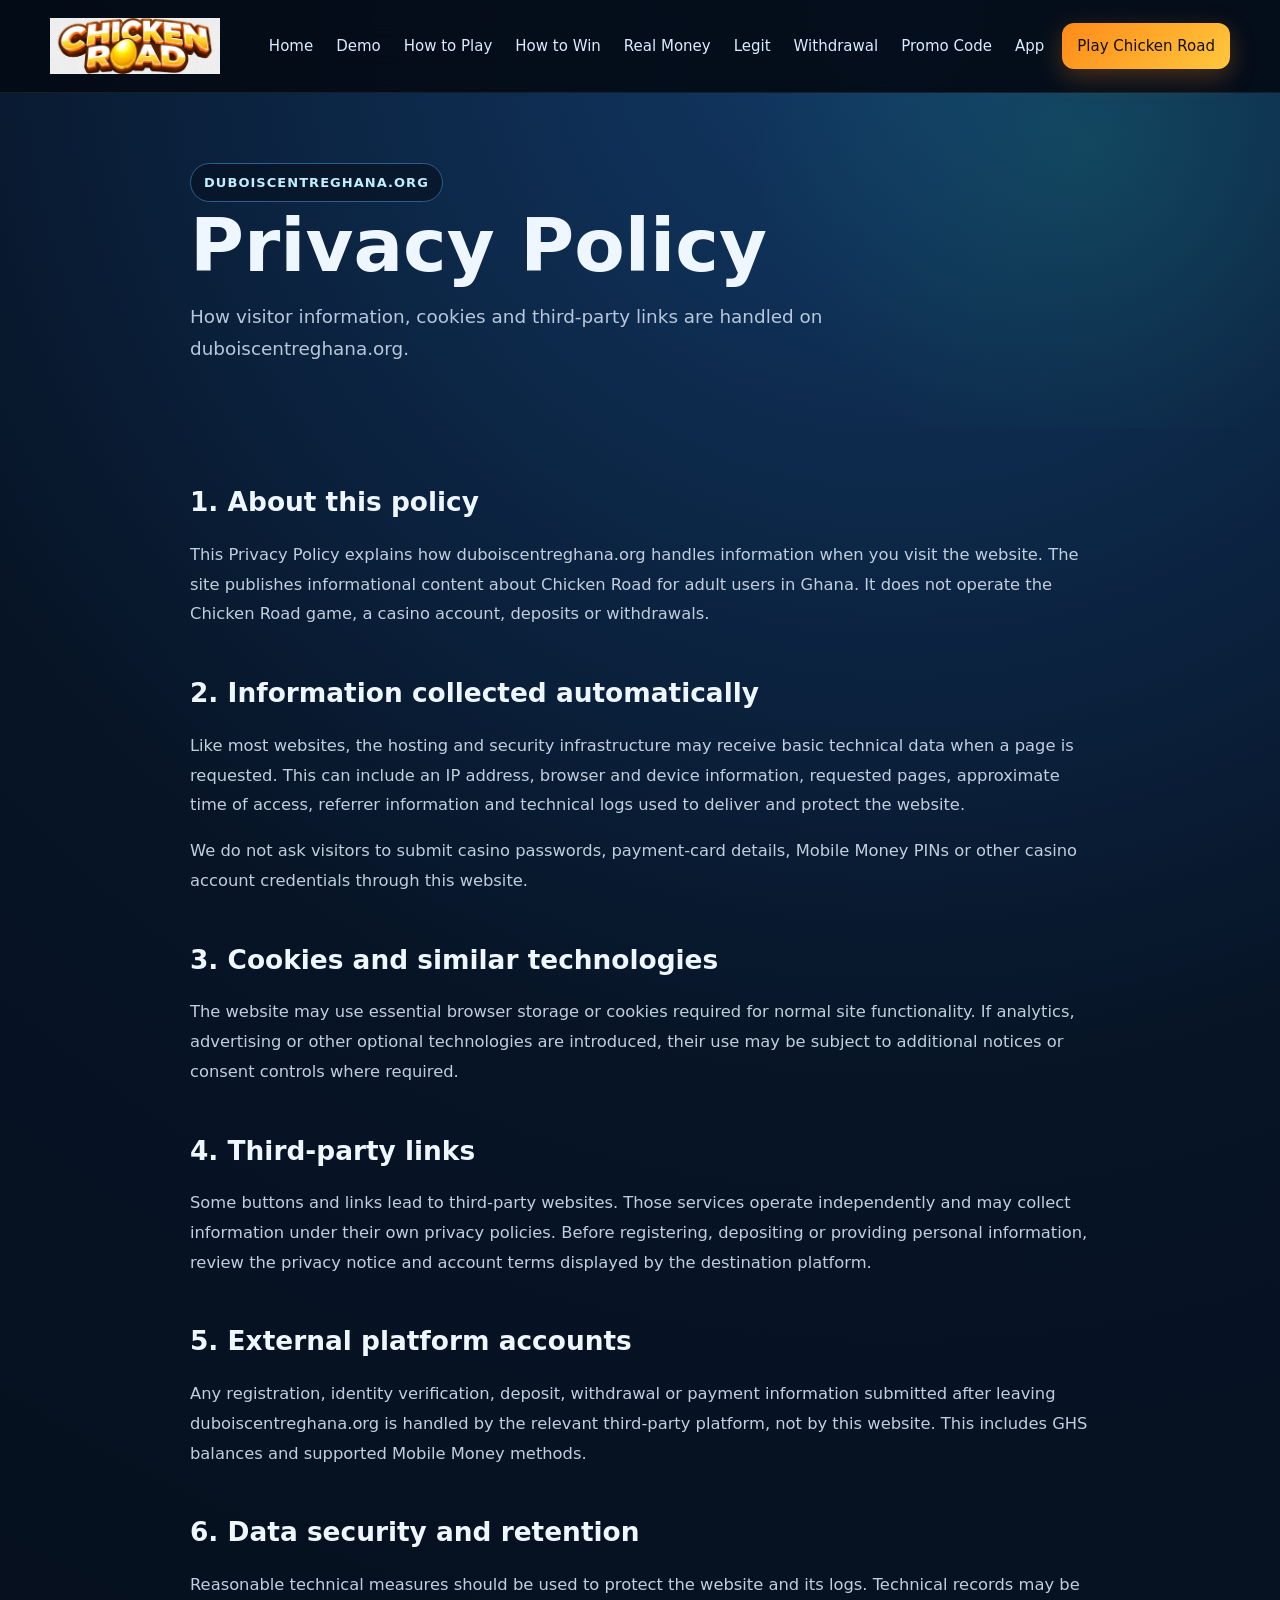
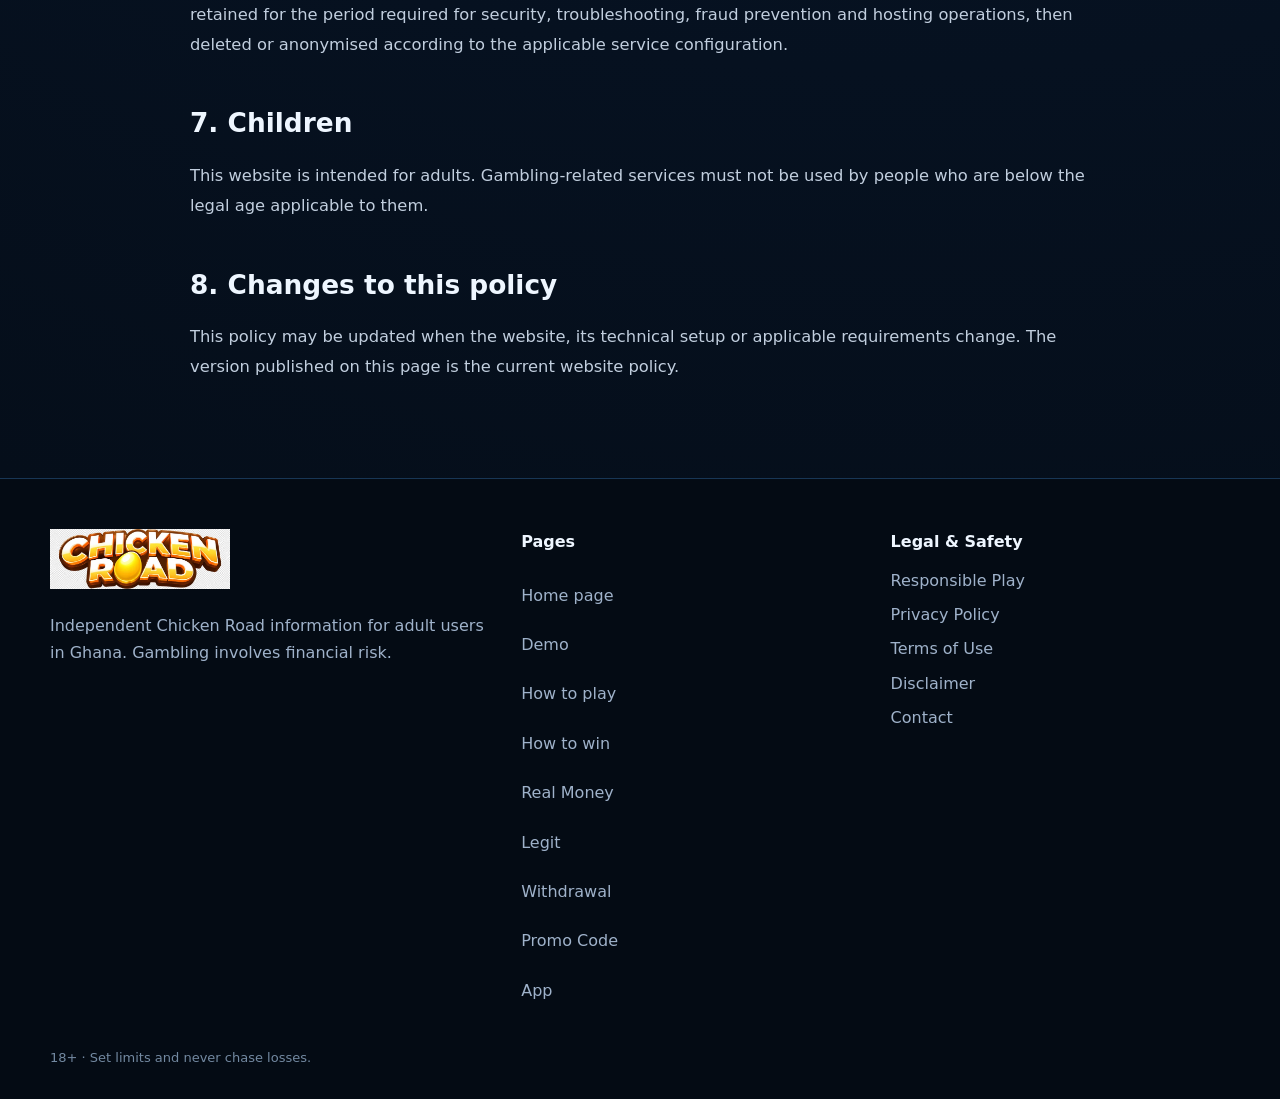
<file: privacy-policy/index.html>
<!doctype html><html lang="en-GH"><head><meta charset="utf-8"><meta name="viewport" content="width=device-width,initial-scale=1"><meta name="google-site-verification" content="nFR4UAhQhfF3JEUqetZrmdI6Ak3MQ-NBLoJH2c6ciEM"><title>Privacy Policy | Chicken Road Ghana</title><meta name="description" content="How visitor information, cookies and third-party links are handled on duboiscentreghana.org."><link rel="icon" href="/assets/favicon.ico"><link rel="stylesheet" href="/assets/style-final.css"></head><body><header class="top"><div class="wrap nav"><a class="brand" href="/"><img alt="Chicken Road" src="/assets/logo.webp"></a><nav class="desktop-nav"><a href="/">Home</a><a href="/chicken-road-demo/">Demo</a><a href="/how-to-play-chicken-road/">How to Play</a><a href="/how-to-win-chicken-road/">How to Win</a><a href="/chicken-road-real-money/">Real Money</a><a href="/is-chicken-road-legit/">Legit</a><a href="/chicken-road-withdrawal/">Withdrawal</a><a href="/chicken-road-promo-code/">Promo Code</a><a href="/chicken-road-app-download/">App</a><a class="play" href="/info/">Play Chicken Road</a></nav><button class="mobile-menu-toggle" type="button" aria-label="Open menu" aria-expanded="false" aria-controls="mobile-site-menu"><span></span><span></span><span></span></button><nav class="mobile-site-menu" id="mobile-site-menu" aria-label="Mobile navigation"><a href="/">Home page</a><a href="/chicken-road-demo/">Demo</a><a href="/how-to-play-chicken-road/">How to play</a><a href="/how-to-win-chicken-road/">How to win</a><a href="/chicken-road-real-money/">Real Money</a><a href="/is-chicken-road-legit/">Legit</a><a href="/chicken-road-withdrawal/">Withdrawal</a><a href="/chicken-road-promo-code/">Promo Code</a><a href="/chicken-road-app-download/">App</a><a class="mobile-play" href="/info/">Play Chicken Road</a></nav></div></header><main><section class="legal-hero"><div class="wrap legal-wrap"><span class="eyebrow">DUBOISCENTREGHANA.ORG</span><h1>Privacy Policy</h1><p class="lede">How visitor information, cookies and third-party links are handled on duboiscentreghana.org.</p></div></section><section class="legal-content"><div class="wrap legal-wrap">
<h2>1. About this policy</h2><p>This Privacy Policy explains how duboiscentreghana.org handles information when you visit the website. The site publishes informational content about Chicken Road for adult users in Ghana. It does not operate the Chicken Road game, a casino account, deposits or withdrawals.</p>
<h2>2. Information collected automatically</h2><p>Like most websites, the hosting and security infrastructure may receive basic technical data when a page is requested. This can include an IP address, browser and device information, requested pages, approximate time of access, referrer information and technical logs used to deliver and protect the website.</p><p>We do not ask visitors to submit casino passwords, payment-card details, Mobile Money PINs or other casino account credentials through this website.</p>
<h2>3. Cookies and similar technologies</h2><p>The website may use essential browser storage or cookies required for normal site functionality. If analytics, advertising or other optional technologies are introduced, their use may be subject to additional notices or consent controls where required.</p>
<h2>4. Third-party links</h2><p>Some buttons and links lead to third-party websites. Those services operate independently and may collect information under their own privacy policies. Before registering, depositing or providing personal information, review the privacy notice and account terms displayed by the destination platform.</p>
<h2>5. External platform accounts</h2><p>Any registration, identity verification, deposit, withdrawal or payment information submitted after leaving duboiscentreghana.org is handled by the relevant third-party platform, not by this website. This includes GHS balances and supported Mobile Money methods.</p>
<h2>6. Data security and retention</h2><p>Reasonable technical measures should be used to protect the website and its logs. Technical records may be retained for the period required for security, troubleshooting, fraud prevention and hosting operations, then deleted or anonymised according to the applicable service configuration.</p>
<h2>7. Children</h2><p>This website is intended for adults. Gambling-related services must not be used by people who are below the legal age applicable to them.</p>
<h2>8. Changes to this policy</h2><p>This policy may be updated when the website, its technical setup or applicable requirements change. The version published on this page is the current website policy.</p></div></section></main><footer class="footer"><div class="wrap"><div class="footgrid"><div><img alt="Chicken Road" src="/assets/logo.webp" class="footer-logo"><p>Independent Chicken Road information for adult users in Ghana. Gambling involves financial risk.</p></div><div><h4>Pages</h4><a href="/">Home page</a><a href="/chicken-road-demo/">Demo</a><a href="/how-to-play-chicken-road/">How to play</a><a href="/how-to-win-chicken-road/">How to win</a><a href="/chicken-road-real-money/">Real Money</a><a href="/is-chicken-road-legit/">Legit</a><a href="/chicken-road-withdrawal/">Withdrawal</a><a href="/chicken-road-promo-code/">Promo Code</a><a href="/chicken-road-app-download/">App</a></div><div><h4>Legal &amp; Safety</h4><a href="/responsible-play/">Responsible Play</a><a href="/privacy-policy/">Privacy Policy</a><a href="/terms/">Terms of Use</a><a href="/disclaimer/">Disclaimer</a><a href="/contact/">Contact</a></div></div><div class="small">18+ · Set limits and never chase losses.</div></div></footer><script>(()=>{const b=document.querySelector('.mobile-menu-toggle'),m=document.querySelector('.mobile-site-menu');if(!b||!m)return;b.addEventListener('click',()=>{const o=m.classList.toggle('is-open');b.classList.toggle('is-open',o);b.setAttribute('aria-expanded',o?'true':'false');document.body.classList.toggle('menu-open',o)});m.querySelectorAll('a').forEach(a=>a.addEventListener('click',()=>{m.classList.remove('is-open');b.classList.remove('is-open');b.setAttribute('aria-expanded','false');document.body.classList.remove('menu-open')}));})();</script><script src="/assets/site.js" defer></script><script src="/assets/site.js" defer></script></body></html>
</file>
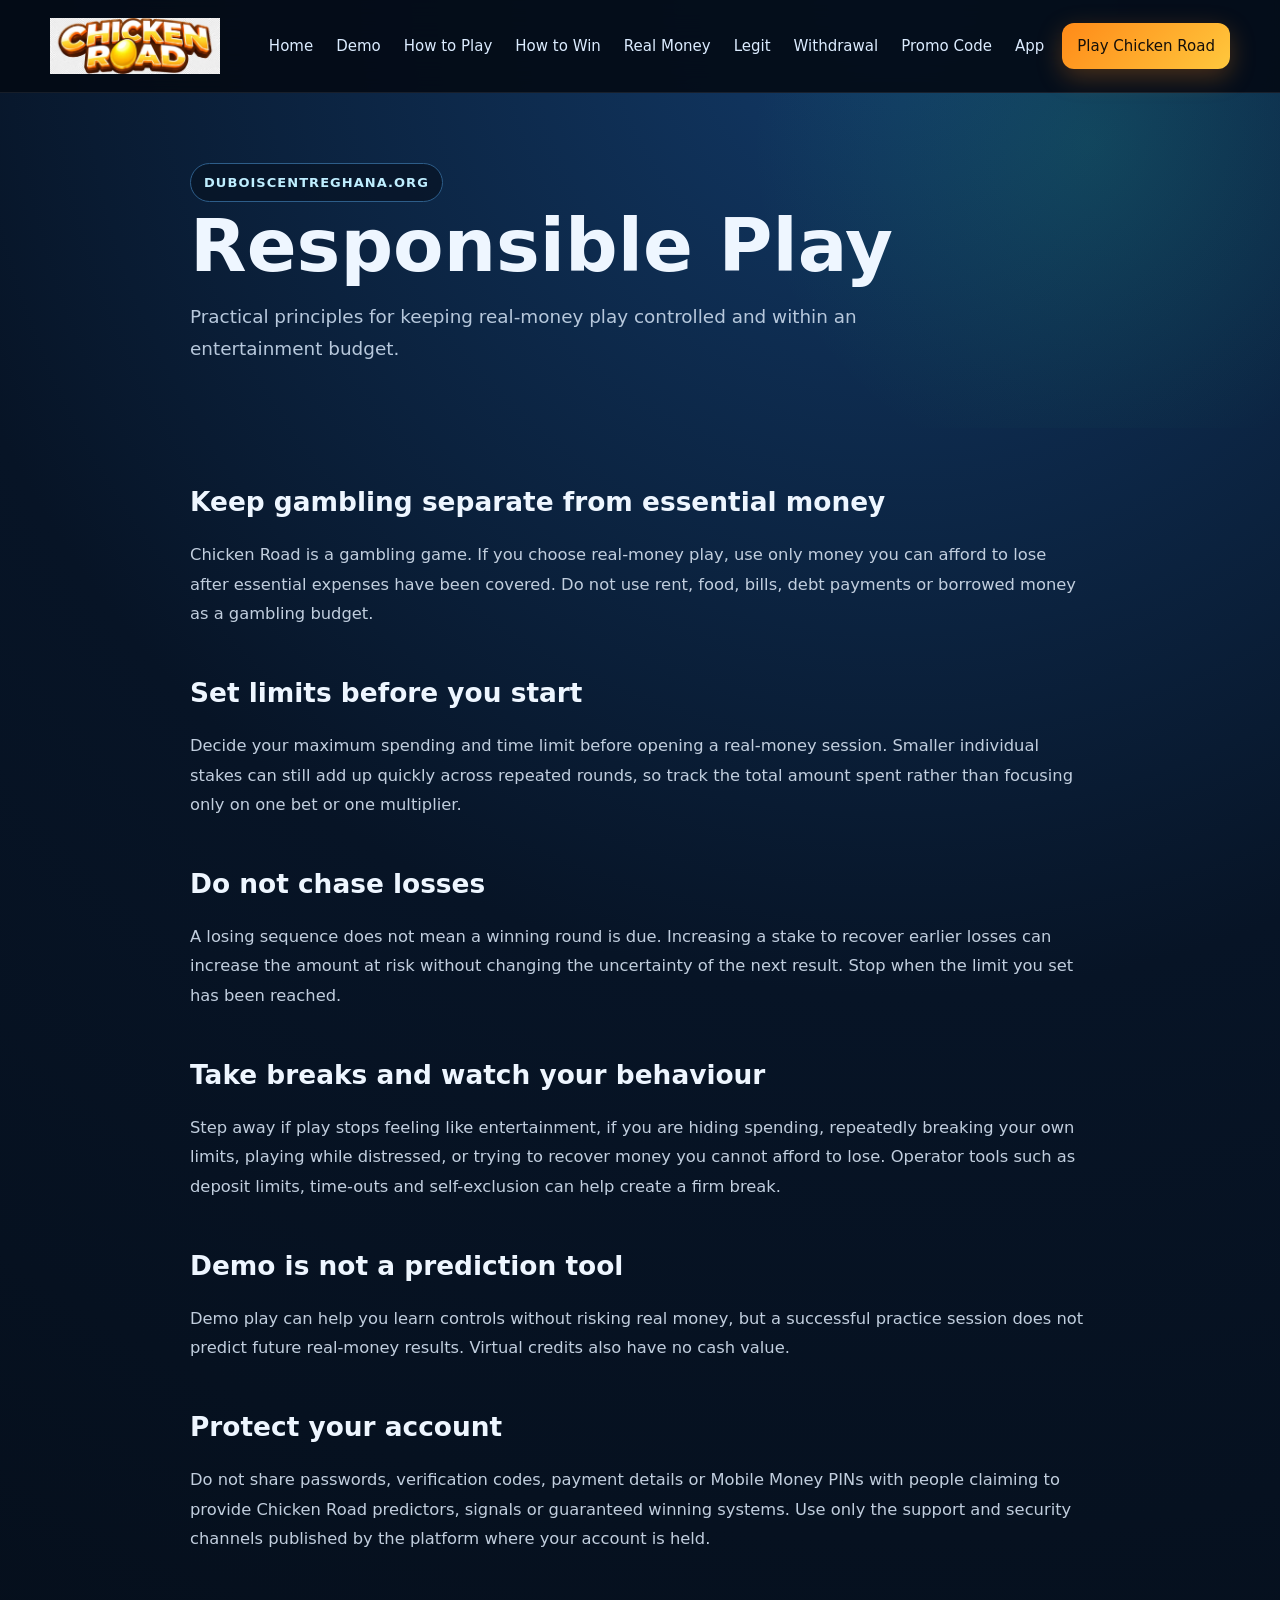
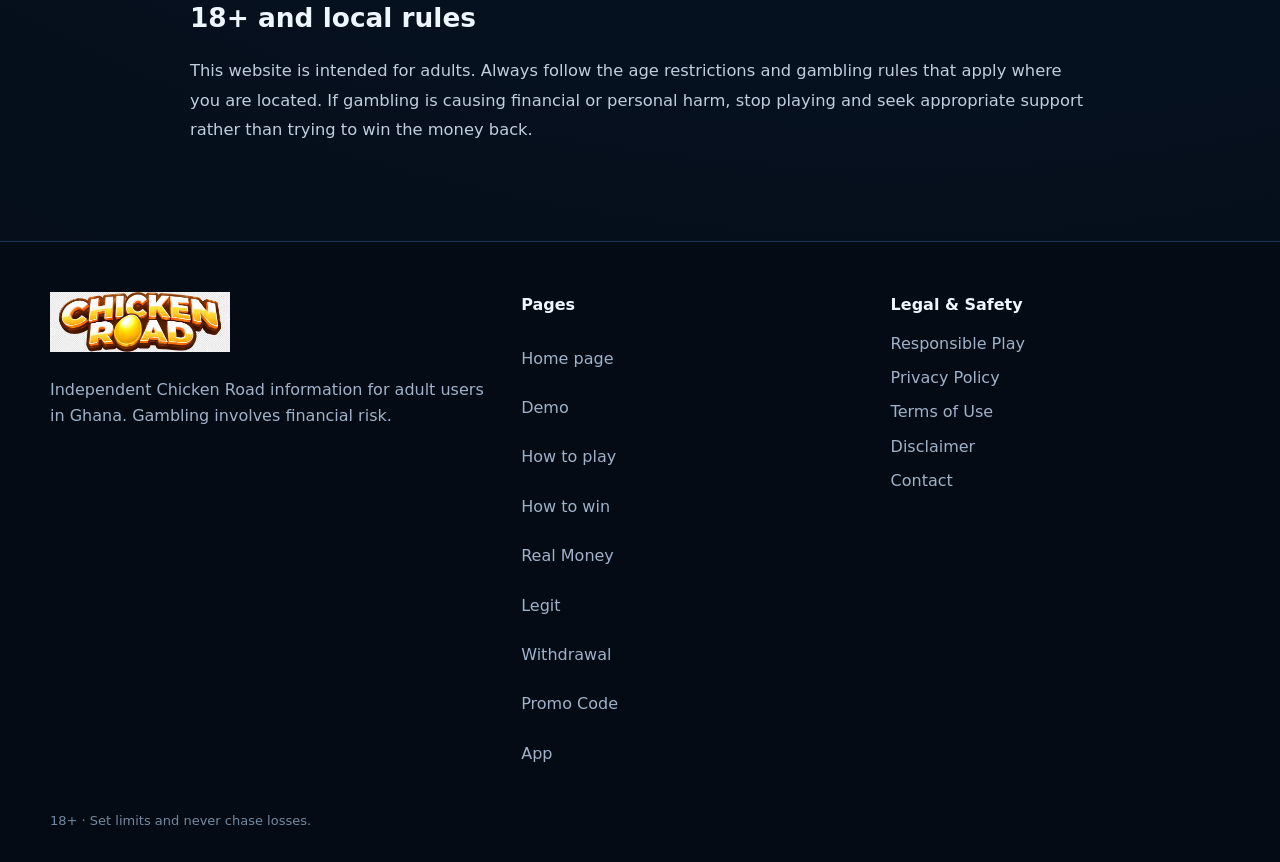
<file: responsible-play/index.html>
<!doctype html><html lang="en-GH"><head><meta charset="utf-8"><meta name="viewport" content="width=device-width,initial-scale=1"><meta name="google-site-verification" content="nFR4UAhQhfF3JEUqetZrmdI6Ak3MQ-NBLoJH2c6ciEM"><title>Responsible Play | Chicken Road Ghana</title><meta name="description" content="Practical principles for keeping real-money play controlled and within an entertainment budget."><link rel="icon" href="/assets/favicon.ico"><link rel="stylesheet" href="/assets/style-final.css"></head><body><header class="top"><div class="wrap nav"><a class="brand" href="/"><img alt="Chicken Road" src="/assets/logo.webp"></a><nav class="desktop-nav"><a href="/">Home</a><a href="/chicken-road-demo/">Demo</a><a href="/how-to-play-chicken-road/">How to Play</a><a href="/how-to-win-chicken-road/">How to Win</a><a href="/chicken-road-real-money/">Real Money</a><a href="/is-chicken-road-legit/">Legit</a><a href="/chicken-road-withdrawal/">Withdrawal</a><a href="/chicken-road-promo-code/">Promo Code</a><a href="/chicken-road-app-download/">App</a><a class="play" href="/info/">Play Chicken Road</a></nav><button class="mobile-menu-toggle" type="button" aria-label="Open menu" aria-expanded="false" aria-controls="mobile-site-menu"><span></span><span></span><span></span></button><nav class="mobile-site-menu" id="mobile-site-menu" aria-label="Mobile navigation"><a href="/">Home page</a><a href="/chicken-road-demo/">Demo</a><a href="/how-to-play-chicken-road/">How to play</a><a href="/how-to-win-chicken-road/">How to win</a><a href="/chicken-road-real-money/">Real Money</a><a href="/is-chicken-road-legit/">Legit</a><a href="/chicken-road-withdrawal/">Withdrawal</a><a href="/chicken-road-promo-code/">Promo Code</a><a href="/chicken-road-app-download/">App</a><a class="mobile-play" href="/info/">Play Chicken Road</a></nav></div></header><main><section class="legal-hero"><div class="wrap legal-wrap"><span class="eyebrow">DUBOISCENTREGHANA.ORG</span><h1>Responsible Play</h1><p class="lede">Practical principles for keeping real-money play controlled and within an entertainment budget.</p></div></section><section class="legal-content"><div class="wrap legal-wrap">
<h2>Keep gambling separate from essential money</h2><p>Chicken Road is a gambling game. If you choose real-money play, use only money you can afford to lose after essential expenses have been covered. Do not use rent, food, bills, debt payments or borrowed money as a gambling budget.</p>
<h2>Set limits before you start</h2><p>Decide your maximum spending and time limit before opening a real-money session. Smaller individual stakes can still add up quickly across repeated rounds, so track the total amount spent rather than focusing only on one bet or one multiplier.</p>
<h2>Do not chase losses</h2><p>A losing sequence does not mean a winning round is due. Increasing a stake to recover earlier losses can increase the amount at risk without changing the uncertainty of the next result. Stop when the limit you set has been reached.</p>
<h2>Take breaks and watch your behaviour</h2><p>Step away if play stops feeling like entertainment, if you are hiding spending, repeatedly breaking your own limits, playing while distressed, or trying to recover money you cannot afford to lose. Operator tools such as deposit limits, time-outs and self-exclusion can help create a firm break.</p>
<h2>Demo is not a prediction tool</h2><p>Demo play can help you learn controls without risking real money, but a successful practice session does not predict future real-money results. Virtual credits also have no cash value.</p>
<h2>Protect your account</h2><p>Do not share passwords, verification codes, payment details or Mobile Money PINs with people claiming to provide Chicken Road predictors, signals or guaranteed winning systems. Use only the support and security channels published by the platform where your account is held.</p>
<h2>18+ and local rules</h2><p>This website is intended for adults. Always follow the age restrictions and gambling rules that apply where you are located. If gambling is causing financial or personal harm, stop playing and seek appropriate support rather than trying to win the money back.</p></div></section></main><footer class="footer"><div class="wrap"><div class="footgrid"><div><img alt="Chicken Road" src="/assets/logo.webp" class="footer-logo"><p>Independent Chicken Road information for adult users in Ghana. Gambling involves financial risk.</p></div><div><h4>Pages</h4><a href="/">Home page</a><a href="/chicken-road-demo/">Demo</a><a href="/how-to-play-chicken-road/">How to play</a><a href="/how-to-win-chicken-road/">How to win</a><a href="/chicken-road-real-money/">Real Money</a><a href="/is-chicken-road-legit/">Legit</a><a href="/chicken-road-withdrawal/">Withdrawal</a><a href="/chicken-road-promo-code/">Promo Code</a><a href="/chicken-road-app-download/">App</a></div><div><h4>Legal &amp; Safety</h4><a href="/responsible-play/">Responsible Play</a><a href="/privacy-policy/">Privacy Policy</a><a href="/terms/">Terms of Use</a><a href="/disclaimer/">Disclaimer</a><a href="/contact/">Contact</a></div></div><div class="small">18+ · Set limits and never chase losses.</div></div></footer><script>(()=>{const b=document.querySelector('.mobile-menu-toggle'),m=document.querySelector('.mobile-site-menu');if(!b||!m)return;b.addEventListener('click',()=>{const o=m.classList.toggle('is-open');b.classList.toggle('is-open',o);b.setAttribute('aria-expanded',o?'true':'false');document.body.classList.toggle('menu-open',o)});m.querySelectorAll('a').forEach(a=>a.addEventListener('click',()=>{m.classList.remove('is-open');b.classList.remove('is-open');b.setAttribute('aria-expanded','false');document.body.classList.remove('menu-open')}));})();</script><script src="/assets/site.js" defer></script><script src="/assets/site.js" defer></script></body></html>
</file>
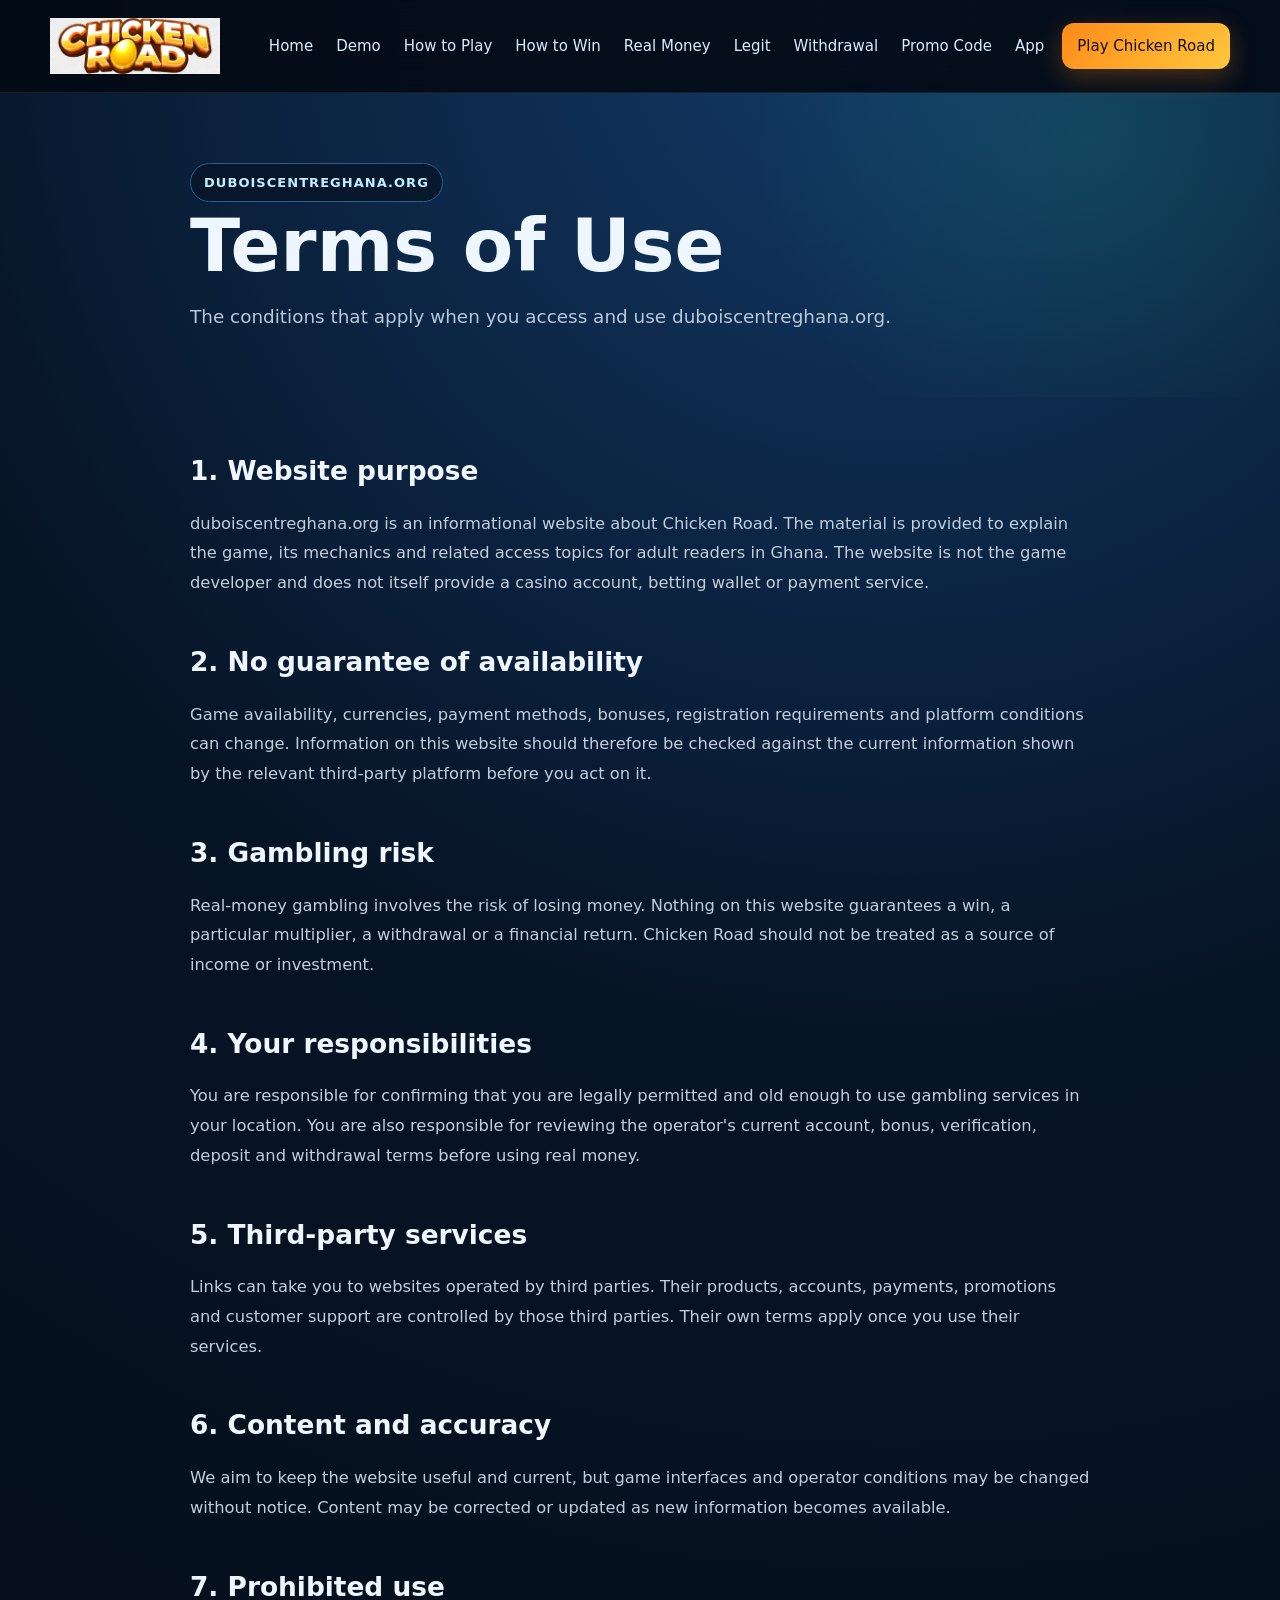
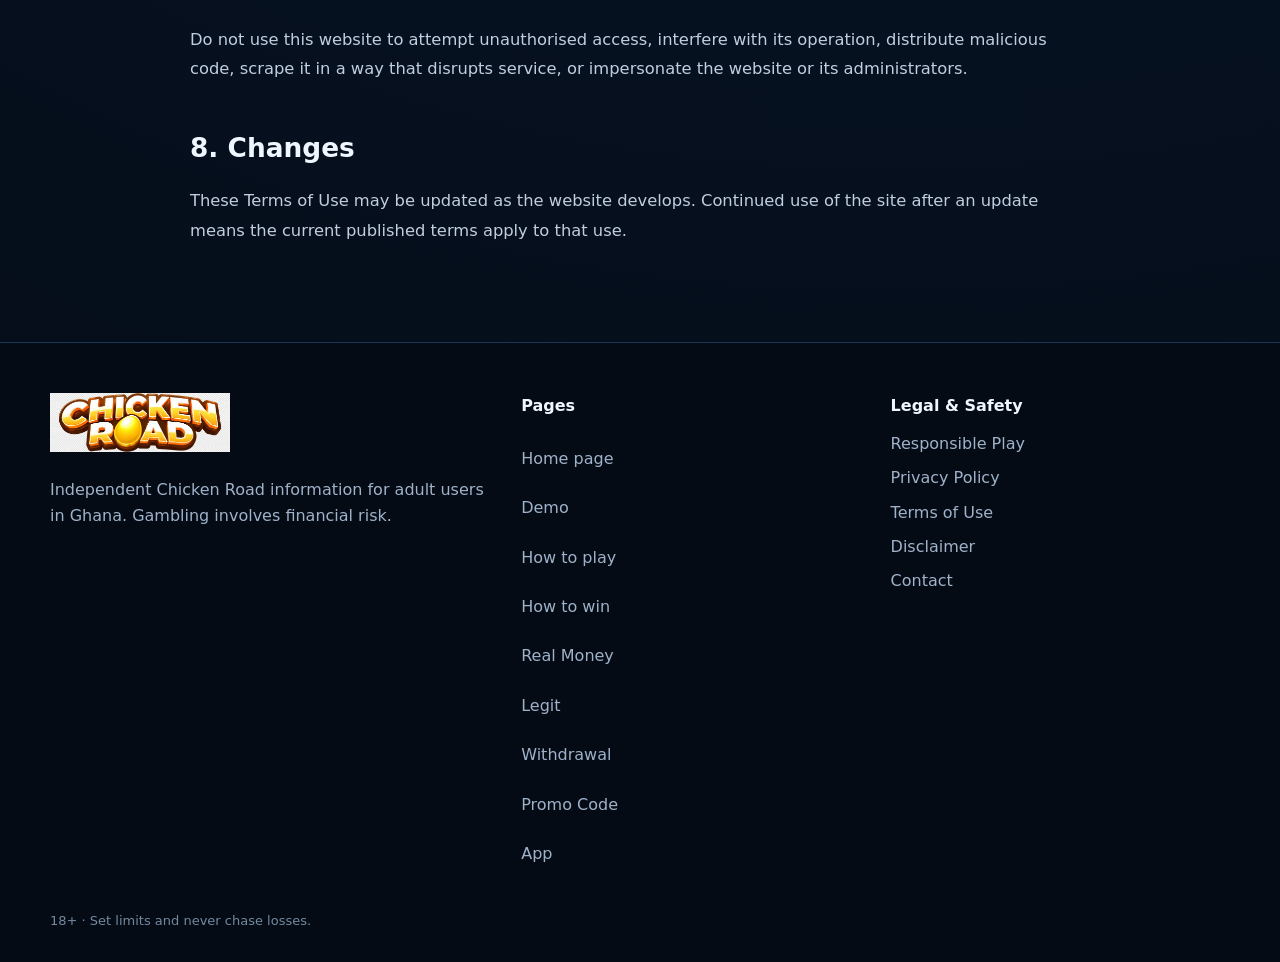
<file: terms/index.html>
<!doctype html><html lang="en-GH"><head><meta charset="utf-8"><meta name="viewport" content="width=device-width,initial-scale=1"><meta name="google-site-verification" content="nFR4UAhQhfF3JEUqetZrmdI6Ak3MQ-NBLoJH2c6ciEM"><title>Terms of Use | Chicken Road Ghana</title><meta name="description" content="The conditions that apply when you access and use duboiscentreghana.org."><link rel="icon" href="/assets/favicon.ico"><link rel="stylesheet" href="/assets/style-final.css"></head><body><header class="top"><div class="wrap nav"><a class="brand" href="/"><img alt="Chicken Road" src="/assets/logo.webp"></a><nav class="desktop-nav"><a href="/">Home</a><a href="/chicken-road-demo/">Demo</a><a href="/how-to-play-chicken-road/">How to Play</a><a href="/how-to-win-chicken-road/">How to Win</a><a href="/chicken-road-real-money/">Real Money</a><a href="/is-chicken-road-legit/">Legit</a><a href="/chicken-road-withdrawal/">Withdrawal</a><a href="/chicken-road-promo-code/">Promo Code</a><a href="/chicken-road-app-download/">App</a><a class="play" href="/info/">Play Chicken Road</a></nav><button class="mobile-menu-toggle" type="button" aria-label="Open menu" aria-expanded="false" aria-controls="mobile-site-menu"><span></span><span></span><span></span></button><nav class="mobile-site-menu" id="mobile-site-menu" aria-label="Mobile navigation"><a href="/">Home page</a><a href="/chicken-road-demo/">Demo</a><a href="/how-to-play-chicken-road/">How to play</a><a href="/how-to-win-chicken-road/">How to win</a><a href="/chicken-road-real-money/">Real Money</a><a href="/is-chicken-road-legit/">Legit</a><a href="/chicken-road-withdrawal/">Withdrawal</a><a href="/chicken-road-promo-code/">Promo Code</a><a href="/chicken-road-app-download/">App</a><a class="mobile-play" href="/info/">Play Chicken Road</a></nav></div></header><main><section class="legal-hero"><div class="wrap legal-wrap"><span class="eyebrow">DUBOISCENTREGHANA.ORG</span><h1>Terms of Use</h1><p class="lede">The conditions that apply when you access and use duboiscentreghana.org.</p></div></section><section class="legal-content"><div class="wrap legal-wrap">
<h2>1. Website purpose</h2><p>duboiscentreghana.org is an informational website about Chicken Road. The material is provided to explain the game, its mechanics and related access topics for adult readers in Ghana. The website is not the game developer and does not itself provide a casino account, betting wallet or payment service.</p>
<h2>2. No guarantee of availability</h2><p>Game availability, currencies, payment methods, bonuses, registration requirements and platform conditions can change. Information on this website should therefore be checked against the current information shown by the relevant third-party platform before you act on it.</p>
<h2>3. Gambling risk</h2><p>Real-money gambling involves the risk of losing money. Nothing on this website guarantees a win, a particular multiplier, a withdrawal or a financial return. Chicken Road should not be treated as a source of income or investment.</p>
<h2>4. Your responsibilities</h2><p>You are responsible for confirming that you are legally permitted and old enough to use gambling services in your location. You are also responsible for reviewing the operator's current account, bonus, verification, deposit and withdrawal terms before using real money.</p>
<h2>5. Third-party services</h2><p>Links can take you to websites operated by third parties. Their products, accounts, payments, promotions and customer support are controlled by those third parties. Their own terms apply once you use their services.</p>
<h2>6. Content and accuracy</h2><p>We aim to keep the website useful and current, but game interfaces and operator conditions may be changed without notice. Content may be corrected or updated as new information becomes available.</p>
<h2>7. Prohibited use</h2><p>Do not use this website to attempt unauthorised access, interfere with its operation, distribute malicious code, scrape it in a way that disrupts service, or impersonate the website or its administrators.</p>
<h2>8. Changes</h2><p>These Terms of Use may be updated as the website develops. Continued use of the site after an update means the current published terms apply to that use.</p></div></section></main><footer class="footer"><div class="wrap"><div class="footgrid"><div><img alt="Chicken Road" src="/assets/logo.webp" class="footer-logo"><p>Independent Chicken Road information for adult users in Ghana. Gambling involves financial risk.</p></div><div><h4>Pages</h4><a href="/">Home page</a><a href="/chicken-road-demo/">Demo</a><a href="/how-to-play-chicken-road/">How to play</a><a href="/how-to-win-chicken-road/">How to win</a><a href="/chicken-road-real-money/">Real Money</a><a href="/is-chicken-road-legit/">Legit</a><a href="/chicken-road-withdrawal/">Withdrawal</a><a href="/chicken-road-promo-code/">Promo Code</a><a href="/chicken-road-app-download/">App</a></div><div><h4>Legal &amp; Safety</h4><a href="/responsible-play/">Responsible Play</a><a href="/privacy-policy/">Privacy Policy</a><a href="/terms/">Terms of Use</a><a href="/disclaimer/">Disclaimer</a><a href="/contact/">Contact</a></div></div><div class="small">18+ · Set limits and never chase losses.</div></div></footer><script>(()=>{const b=document.querySelector('.mobile-menu-toggle'),m=document.querySelector('.mobile-site-menu');if(!b||!m)return;b.addEventListener('click',()=>{const o=m.classList.toggle('is-open');b.classList.toggle('is-open',o);b.setAttribute('aria-expanded',o?'true':'false');document.body.classList.toggle('menu-open',o)});m.querySelectorAll('a').forEach(a=>a.addEventListener('click',()=>{m.classList.remove('is-open');b.classList.remove('is-open');b.setAttribute('aria-expanded','false');document.body.classList.remove('menu-open')}));})();</script><script src="/assets/site.js" defer></script><script src="/assets/site.js" defer></script></body></html>
</file>
<file: assets/style-final.css>
:root{--ink:#eef6ff;--muted:#9fb2ca;--navy:#071426;--panel:#0d213b;--blue:#0c63ff;--cyan:#19d8ff;--orange:#ff8a18;--gold:#ffc83d;--green:#18d675;--line:#244568;--max:1180px}*{box-sizing:border-box}html{scroll-behavior:smooth}body{margin:0;background:radial-gradient(circle at 70% 0,#123a68 0,#071426 38%,#040b14 100%);color:var(--ink);font-family:Inter,ui-sans-serif,system-ui,-apple-system,BlinkMacSystemFont,"Segoe UI",sans-serif;line-height:1.65}a{color:inherit}.wrap{width:min(var(--max),calc(100% - 40px));margin:auto}.top{position:sticky;top:0;z-index:20;background:rgba(4,11,20,.9);backdrop-filter:blur(18px);border-bottom:1px solid rgba(255,255,255,.08)}.nav{height:84px;display:flex;align-items:center;gap:28px}.brand img{width:190px;display:block}.links{margin-left:auto;display:flex;align-items:center;gap:8px}.links a,.menu-btn{padding:10px 14px;border-radius:12px;text-decoration:none;color:#dbe8f8;font-weight:700;background:transparent;border:0;font:inherit;cursor:pointer}.links a:hover,.menu-btn:hover{background:#122a48}.play{background:linear-gradient(135deg,var(--orange),var(--gold))!important;color:#15100a!important;box-shadow:0 8px 26px rgba(255,138,24,.28)}.hero{min-height:690px;display:grid;align-items:end;position:relative;overflow:hidden;border-bottom:1px solid #173351}.hero:before{content:"";position:absolute;inset:0;background:linear-gradient(90deg,rgba(4,11,20,.96) 0%,rgba(4,11,20,.72) 40%,rgba(4,11,20,.14) 74%),url('hero.webp') center/cover no-repeat}.hero-content{position:relative;z-index:2;padding:90px 0 80px;max-width:670px}.eyebrow{display:inline-flex;gap:9px;align-items:center;border:1px solid #2d5d89;background:rgba(7,20,38,.78);padding:8px 13px;border-radius:999px;color:#bfeeff;font-size:13px;font-weight:800;letter-spacing:.08em;text-transform:uppercase}.hero h1{font-size:clamp(46px,6vw,82px);line-height:.98;letter-spacing:-.055em;margin:22px 0 22px}.hero p{font-size:20px;color:#c9d9eb;max-width:610px}.actions{display:flex;gap:12px;flex-wrap:wrap;margin-top:28px}.btn{display:inline-flex;align-items:center;justify-content:center;text-decoration:none;font-weight:900;padding:15px 22px;border-radius:14px}.btn.primary{background:linear-gradient(135deg,var(--green),#79ff9d);color:#04130b;box-shadow:0 10px 30px rgba(24,214,117,.25)}.btn.ghost{border:1px solid #315679;background:#0a1b2e;color:#e9f5ff}.ticker{position:relative;z-index:3;background:#071426;border-top:1px solid #1e4163;border-bottom:1px solid #1e4163}.ticker .wrap{display:grid;grid-template-columns:repeat(4,1fr);gap:1px}.stat{padding:20px;border-right:1px solid #1e4163}.stat:last-child{border-right:0}.stat b{display:block;color:#fff;font-size:19px}.stat span{color:var(--muted);font-size:13px}.section{padding:88px 0}.section h2{font-size:clamp(34px,4vw,52px);line-height:1.05;letter-spacing:-.035em;margin:0 0 16px}.lede{font-size:18px;color:#b7c8dc;max-width:760px;margin-bottom:34px}.split{display:grid;grid-template-columns:1.05fr .95fr;gap:42px;align-items:center}.media{border:1px solid #28517a;border-radius:28px;overflow:hidden;background:#0b1b2e;box-shadow:0 30px 70px rgba(0,0,0,.28)}.media img{display:block;width:100%;height:auto}.cards{display:grid;grid-template-columns:repeat(3,1fr);gap:18px}.card{background:linear-gradient(180deg,#0e2744,#09192c);border:1px solid #234a70;border-radius:22px;padding:26px}.card .num{font-weight:900;color:var(--cyan);font-size:14px}.card h3{font-size:22px;margin:8px 0}.card p{color:#aebfd2;margin:0}.feature{background:linear-gradient(120deg,#0b2a50,#071426 62%);border:1px solid #28517a;border-radius:30px;overflow:hidden;display:grid;grid-template-columns:1fr 1fr}.feature-copy{padding:44px}.feature-copy h2{font-size:42px;margin:0 0 14px}.feature-copy p{color:#b8c9dc}.feature img{width:100%;height:100%;object-fit:cover;min-height:420px}.mosaic{display:grid;grid-template-columns:1.3fr .7fr;gap:18px}.mosaic .media:first-child img{height:520px;object-fit:cover}.mosaic .stack{display:grid;gap:18px}.mosaic .stack img{height:251px;object-fit:cover}.cta{margin:80px auto;background:linear-gradient(110deg,#09203c,#0c3560);border:1px solid #2a638f;border-radius:28px;padding:38px;display:flex;align-items:center;gap:28px;justify-content:space-between;box-shadow:inset 0 1px 0 rgba(255,255,255,.06)}.cta h2{margin:0 0 8px;font-size:34px}.cta p{margin:0;color:#b8c9dc}.footer{border-top:1px solid #183655;background:#040b14;padding:50px 0 30px}.footgrid{display:grid;grid-template-columns:1.3fr 1fr 1fr;gap:30px}.footgrid h4{margin:0 0 12px}.footgrid a{display:block;text-decoration:none;color:#9fb2ca;margin:8px 0}.small{color:#7389a1;font-size:13px;margin-top:35px}.pagehero{padding:90px 0 50px}.pagehero h1{font-size:56px;line-height:1.03;margin:0 0 16px}.prose{max-width:820px}.prose h2{margin-top:40px;font-size:30px}.prose p,.prose li{color:#bfd0e1}.menu{position:relative}.drop{display:none;position:absolute;right:0;top:50px;min-width:240px;padding:10px;background:#09192c;border:1px solid #234a70;border-radius:16px;box-shadow:0 20px 50px #0008}.menu:hover .drop{display:block}.drop a{display:block}.mobile-nav{display:none}@media(max-width:820px){.wrap{width:min(100% - 24px,var(--max))}.nav{height:72px}.brand img{width:150px}.links>a:not(.play),.menu{display:none}.hero{min-height:620px}.hero:before{background:linear-gradient(0deg,rgba(4,11,20,.97) 0%,rgba(4,11,20,.7) 52%,rgba(4,11,20,.2) 100%),url('hero.webp') 64% center/cover no-repeat}.hero-content{padding:250px 0 48px}.hero h1{font-size:50px}.hero p{font-size:17px}.ticker .wrap{grid-template-columns:1fr 1fr}.stat:nth-child(2){border-right:0}.split,.feature,.footgrid{grid-template-columns:1fr}.cards{grid-template-columns:1fr}.mosaic{grid-template-columns:1fr}.mosaic .media:first-child img,.mosaic .stack img{height:auto}.cta{align-items:flex-start;flex-direction:column}.section{padding:62px 0}.pagehero h1{font-size:42px}.feature-copy{padding:28px}}


/* content system v2 */
.article-hero{position:relative;min-height:620px;display:flex;align-items:flex-end;overflow:hidden;border-bottom:1px solid #173351}.article-hero-bg{position:absolute;inset:0;background-position:center;background-size:cover}.article-hero-inner{position:relative;z-index:2;padding:100px 0 64px}.article-hero h1{font-size:clamp(44px,5.6vw,76px);line-height:1;letter-spacing:-.05em;max-width:900px;margin:20px 0}.hero-text{max-width:760px;color:#d1dfef;font-size:18px}.hero-text p{margin:8px 0}.hero-ref{margin-top:24px}.article-shell{display:grid;grid-template-columns:minmax(0,820px) 270px;gap:52px;align-items:start;padding-top:58px;padding-bottom:80px}.article{font-size:17px}.article>p{color:#bfd0e1;margin:0 0 18px}.article h2{font-size:clamp(30px,3.3vw,43px);line-height:1.1;letter-spacing:-.035em;margin:62px 0 18px}.article h3{font-size:25px}.article .short-line{margin:4px 0;padding-left:18px;position:relative}.article .short-line:before{content:'•';position:absolute;left:0;color:#19d8ff}.table-wrap{overflow:auto;border:1px solid #244e76;border-radius:20px;margin:26px 0 34px;background:#091a2e}.article table{width:100%;border-collapse:collapse;min-width:560px}.article th,.article td{padding:15px 17px;text-align:left;border-bottom:1px solid #1d3d5d;color:#c5d6e7}.article th{background:#102b49;color:#fff}.flow{display:flex;gap:8px;flex-wrap:wrap;margin:20px 0 28px}.flow span{padding:9px 13px;border-radius:999px;background:#0e2a48;border:1px solid #28557d;color:#dff5ff;font-weight:800}.flow span:not(:last-child):after{content:'→';margin-left:14px;color:#ffb11f}.content-image{margin:52px 0 28px;border-radius:28px;overflow:hidden;border:1px solid #28517a;box-shadow:0 24px 60px #0006}.content-image img{display:block;width:100%;max-height:480px;object-fit:cover}.promo{position:relative;overflow:hidden;border-radius:30px;margin:34px 0 48px;border:1px solid rgba(68,206,255,.42);box-shadow:0 26px 60px rgba(0,0,0,.28)}.promo-main{min-height:300px;padding:38px;display:grid;grid-template-columns:minmax(0,1fr) 210px;align-items:center;background:radial-gradient(circle at 82% 50%,rgba(23,224,255,.2),transparent 28%),linear-gradient(125deg,#071a31 0%,#0c3157 58%,#132344 100%)}.promo-main:after{content:'';position:absolute;width:180px;height:180px;border-radius:50%;right:100px;top:-100px;border:35px solid rgba(255,166,28,.12)}.promo-copy{position:relative;z-index:2}.promo-kicker{font-size:12px;letter-spacing:.12em;color:#70e9ff;font-weight:900}.promo h2{margin:7px 0 12px!important;font-size:38px!important}.promo h3{margin:5px 0 7px}.promo p{color:#bdd0e4!important;margin:0 0 18px!important}.promo-code{display:flex;align-items:center;gap:10px;flex-wrap:wrap}.promo-code span{color:#8fa8c0;font-size:13px}.promo-code strong,.copy-chip{font-family:ui-monospace,SFMono-Regular,Menlo,monospace;background:#06111f;border:1px dashed #4de2ff;color:#fff;padding:9px 13px;border-radius:10px}.promo-code button,.code-card button{border:0;background:#1a496e;color:#fff;padding:10px 13px;border-radius:10px;font-weight:800;cursor:pointer}.promo-art{position:relative;z-index:2}.promo-art img{width:190px;filter:drop-shadow(0 18px 25px #0008)}.promo-btn{position:relative;z-index:3;grid-column:1/-1;justify-self:start;margin-top:14px;text-decoration:none;background:linear-gradient(135deg,#18d675,#8bff9f);color:#04130b;font-weight:950;padding:14px 19px;border-radius:13px}.promo-slim{padding:28px;display:flex;justify-content:space-between;gap:24px;align-items:center;background:linear-gradient(110deg,#0a2544,#102e4c)}.promo-side{display:flex;gap:10px;align-items:center;flex-wrap:wrap}.copy-chip{cursor:pointer}.rail{position:sticky;top:110px;display:grid;gap:18px}.rail-card{background:linear-gradient(180deg,#0e2744,#081728);border:1px solid #244e76;border-radius:22px;padding:20px}.rail-card>span{display:block;color:#6fe9ff;font-size:12px;font-weight:900;text-transform:uppercase;letter-spacing:.1em}.rail-card img{width:100%;border-radius:15px;margin:14px 0}.rail-card strong{font-size:22px}.rail-card p{color:#9fb2ca;font-size:14px}.rail-card .btn{width:100%;margin-top:8px}.code-card code{display:block;font-size:20px;font-weight:900;color:#fff;margin:12px 0;padding:12px;border-radius:12px;background:#06111f;border:1px dashed #4de2ff}.code-card button{width:100%}.faq-label{margin-top:68px;padding-top:28px;border-top:1px solid #234a70;color:#65eaff;font-size:13px;font-weight:900;letter-spacing:.15em}
@media(max-width:960px){.article-shell{grid-template-columns:1fr}.rail{position:static;grid-template-columns:1fr 1fr}.rail-card img{max-height:230px;object-fit:cover}.promo-main{grid-template-columns:1fr 160px}.promo-art img{width:150px}}
@media(max-width:820px){.article-hero{min-height:650px}.article-hero-inner{padding:270px 0 48px}.article-hero h1{font-size:46px}.article-shell{padding-top:34px;gap:30px}.article h2{margin-top:48px}.promo-main{padding:25px;grid-template-columns:1fr}.promo-art{position:absolute;right:-20px;top:15px;opacity:.28}.promo-main .promo-copy{max-width:90%}.promo h2{font-size:31px!important}.promo-slim{align-items:flex-start;flex-direction:column}.rail{grid-template-columns:1fr}.content-image{margin-top:38px}}

/* v3: mobile-first article refinement */
.article-shell.no-rail{display:block;max-width:900px;padding-top:52px}.article-shell.no-rail .article{width:100%}.faq-heading{margin-top:78px!important;padding-top:34px;border-top:1px solid #234a70}.faq-grid{display:grid;gap:12px;margin:22px 0 18px}.faq-item{background:linear-gradient(180deg,#0d2744,#09192d);border:1px solid #244e76;border-radius:18px;overflow:hidden}.faq-item summary{position:relative;cursor:pointer;list-style:none;padding:20px 58px 20px 22px;font-weight:850;color:#f2f8ff;line-height:1.35}.faq-item summary::-webkit-details-marker{display:none}.faq-item summary:after{content:'+';position:absolute;right:20px;top:50%;transform:translateY(-50%);display:grid;place-items:center;width:28px;height:28px;border-radius:50%;background:#153b60;color:#6fe9ff;font-size:20px}.faq-item[open] summary:after{content:'−'}.faq-item p{margin:0;padding:0 22px 20px;color:#b9ccdf}.faq-item[open]{border-color:#3475a7;box-shadow:0 12px 32px #0003}
@media(max-width:820px){body{overflow-x:hidden}.wrap{width:calc(100% - 28px)}.article-hero{min-height:540px}.article-hero-inner{padding:220px 0 38px}.article-hero h1{font-size:clamp(36px,10.5vw,46px);line-height:1.02;margin:14px 0 16px}.hero-text{font-size:16px;line-height:1.55}.hero-ref{width:100%;margin-top:20px}.hero-ref.btn{padding:14px 18px}.article-shell.no-rail{padding-top:28px;padding-bottom:58px}.article{font-size:16px;line-height:1.7}.article>p{margin-bottom:16px}.article h2{font-size:clamp(27px,8vw,34px);margin:44px 0 16px;line-height:1.12}.article h3{font-size:22px}.promo{border-radius:22px;margin:26px 0 38px}.promo-main{min-height:auto;padding:24px 20px}.promo-main .promo-copy{max-width:100%}.promo-art{display:none}.promo h2{font-size:28px!important;line-height:1.08}.promo-code{align-items:stretch}.promo-code strong,.promo-code button{flex:1 1 auto;text-align:center}.promo-btn{width:100%;text-align:center;justify-self:stretch}.promo-slim{padding:22px 20px;gap:18px}.promo-side{width:100%;display:grid;grid-template-columns:1fr}.promo-side .copy-chip,.promo-side .promo-btn{width:100%;text-align:center;margin:0}.content-image{border-radius:20px;margin:34px 0 24px}.content-image img{max-height:none}.flow{gap:7px}.flow span{font-size:14px;padding:8px 11px}.table-wrap{border-radius:15px;margin:22px 0 30px}.article table{min-width:520px;font-size:14px}.article th,.article td{padding:12px 13px}.faq-heading{margin-top:58px!important;padding-top:28px}.faq-grid{gap:10px}.faq-item{border-radius:15px}.faq-item summary{padding:17px 52px 17px 17px;font-size:16px}.faq-item summary:after{right:15px}.faq-item p{padding:0 17px 17px;font-size:15px}.nav{gap:12px}.links{gap:4px}.links .play{padding:10px 12px;font-size:14px}}
@media(max-width:480px){.wrap{width:calc(100% - 22px)}.brand img{width:132px}.article-hero{min-height:500px}.article-hero-inner{padding-top:205px}.article-hero h1{font-size:36px}.eyebrow{font-size:11px;padding:7px 10px}.article h2{font-size:28px}.promo h2{font-size:25px!important}.flow{display:grid}.flow span:not(:last-child):after{float:right}.article table{min-width:480px}}

/* v4 legal pages */
.legal-hero{padding:70px 0 30px;background:radial-gradient(circle at 85% 15%,rgba(36,224,135,.12),transparent 30%)}
.legal-wrap{max-width:900px}
.legal-hero h1{font-size:clamp(2.35rem,6vw,4.6rem);margin:.35rem 0 1rem;line-height:1.02}
.legal-hero .lede{max-width:760px;color:#b7c8dc;font-size:1.15rem;line-height:1.7}
.legal-content{padding:10px 0 80px}
.legal-content h2{margin:42px 0 12px;font-size:1.65rem}
.legal-content p{color:#c1cede;line-height:1.82;font-size:1.02rem}
.footer p{color:#9fb2ca}
@media(max-width:720px){.legal-hero{padding:42px 0 18px}.legal-content{padding-bottom:55px}.legal-content h2{margin-top:32px;font-size:1.4rem}.legal-content p{font-size:1rem}}


/* v5: visible mobile header navigation */
.mobile-menu-toggle,.mobile-site-menu{display:none}
@media(max-width:820px){
  .top{z-index:100}
  .nav{position:relative;height:70px;gap:12px}
  .brand{display:flex;align-items:center;min-width:0}
  .brand img{width:138px;max-height:48px;object-fit:contain}
  .links{display:none!important}
  .mobile-menu-toggle{margin-left:auto;width:46px;height:44px;padding:0;display:flex;flex-direction:column;align-items:center;justify-content:center;gap:5px;border:1px solid #28517a;border-radius:13px;background:#0b213a;cursor:pointer}
  .mobile-menu-toggle span{display:block;width:21px;height:2px;border-radius:3px;background:#eef6ff;transition:transform .2s ease,opacity .2s ease}
  .mobile-menu-toggle.is-open span:nth-child(1){transform:translateY(7px) rotate(45deg)}
  .mobile-menu-toggle.is-open span:nth-child(2){opacity:0}
  .mobile-menu-toggle.is-open span:nth-child(3){transform:translateY(-7px) rotate(-45deg)}
  .mobile-site-menu{position:absolute;display:none;left:0;right:0;top:70px;padding:10px;background:rgba(5,17,31,.98);border:1px solid #244e76;border-top:0;border-radius:0 0 20px 20px;box-shadow:0 22px 45px rgba(0,0,0,.42);backdrop-filter:blur(18px)}
  .mobile-site-menu.is-open{display:grid;gap:7px}
  .mobile-site-menu a{display:flex;align-items:center;min-height:50px;padding:12px 15px;border-radius:12px;text-decoration:none;color:#eaf4ff;font-weight:800;background:#0d2744;border:1px solid transparent}
  .mobile-site-menu a:active{background:#153b60}
  .mobile-site-menu .mobile-play{justify-content:center;background:linear-gradient(135deg,#18d675,#79ff9d);color:#04130b;border:0}
  body.menu-open{overflow:hidden}
}

/* final full-site navigation + editorial refinements */
.desktop-nav{margin-left:auto;display:flex;align-items:center;gap:8px}.desktop-nav>a,.nav-drop>button{color:#dcecff;text-decoration:none;font-weight:800;background:transparent;border:0;font:inherit;padding:11px 13px;border-radius:12px;cursor:pointer}.desktop-nav>a:hover,.nav-drop>button:hover{background:#102d4b}.desktop-nav .play{background:linear-gradient(135deg,#1dde7e,#70f39c);color:#04150c}.nav-drop{position:relative}.nav-drop-menu{display:none;position:absolute;right:0;top:100%;width:240px;padding:10px;background:#081a2e;border:1px solid #28517a;border-radius:16px;box-shadow:0 18px 45px #0008;z-index:120}.nav-drop:hover .nav-drop-menu,.nav-drop:focus-within .nav-drop-menu{display:grid}.nav-drop-menu a{padding:11px 12px;border-radius:10px;color:#eaf5ff;text-decoration:none;font-weight:750}.nav-drop-menu a:hover{background:#12395d}.promo-bright{background:linear-gradient(135deg,#102c56 0%,#0a4c61 48%,#087b57 100%);border:1px solid #39e6aa;box-shadow:0 22px 60px rgba(0,229,164,.14)}.promo-bright .promo-kicker{color:#7dfbd1}.promo-bright .promo-btn{background:linear-gradient(135deg,#ffd449,#ff9d19);color:#171006;box-shadow:0 12px 28px #ffae2638}.promo-bright .promo-code{background:rgba(2,13,26,.46);border:1px dashed #64f3c2}.related{margin:42px 0;padding:25px;border-radius:22px;background:#0b2139;border:1px solid #244e76}.related-label{display:block;color:#6fe9ff;font-weight:900;text-transform:uppercase;letter-spacing:.12em;font-size:12px;margin-bottom:14px}.related-grid{display:grid;grid-template-columns:repeat(3,1fr);gap:12px}.related-grid a{display:flex;flex-direction:column;gap:6px;padding:17px;border-radius:15px;background:#102c49;text-decoration:none;border:1px solid #1e466c}.related-grid strong{color:#fff}.related-grid span{color:#9fc5e5;font-size:14px}.step-line{padding:10px 14px;margin:8px 0!important;border-left:3px solid #32e59c;background:#0d243d;border-radius:0 10px 10px 0}.footer-logo{width:180px}.footer .footgrid>div:nth-child(2){display:grid;align-content:start;gap:7px}.footer .footgrid a{display:block}
@media(max-width:820px){.desktop-nav{display:none}.mobile-menu-toggle{display:flex}.mobile-site-menu{max-height:calc(100vh - 82px);overflow:auto}.mobile-site-menu a{min-height:46px}.related{padding:19px;margin:32px 0}.related-grid{grid-template-columns:1fr}.promo-bright{margin-left:0;margin-right:0}.promo-code{display:grid!important;grid-template-columns:1fr}.promo-code strong{font-size:24px}.article-hero-inner{padding-top:185px}.article-hero{min-height:520px}}
@media(min-width:821px){.mobile-menu-toggle,.mobile-site-menu{display:none!important}}

/* v6 layout repair: content promo + always-visible desktop pages */
@media(min-width:821px){
  .nav{height:auto;min-height:92px;padding:12px 0;gap:22px}
  .brand{flex:0 0 auto}.brand img{width:170px}
  .desktop-nav{margin-left:auto;display:flex;align-items:center;justify-content:flex-end;gap:3px;flex-wrap:wrap}
  .desktop-nav>a{padding:8px 9px;font-size:14px;white-space:nowrap}
  .desktop-nav .play{padding:11px 15px;margin-left:5px}
}
@media(min-width:1180px){.desktop-nav>a{font-size:15px;padding:9px 10px}}

.promo-bright{display:grid;grid-template-columns:minmax(0,1fr) 300px;grid-template-areas:"copy art" "button art";align-items:center;padding:34px;gap:18px 32px;min-height:390px}
.promo-bright .promo-copy{grid-area:copy;min-width:0}.promo-bright .promo-art{grid-area:art;align-self:stretch;display:flex;align-items:center;justify-content:center}.promo-bright .promo-art img{width:100%;max-width:300px;max-height:330px;object-fit:cover;border-radius:22px;filter:none}.promo-bright .promo-btn{grid-area:button;margin:0;justify-self:start;display:inline-flex;align-items:center;gap:8px}.promo-bright .promo-code{width:max-content;max-width:100%;padding:8px 10px;border-radius:14px}.promo-bright .promo-code strong{font-size:21px}
@media(max-width:820px){
 .promo-bright{display:block;min-height:0;padding:22px 18px}.promo-bright .promo-art{display:none}.promo-bright .promo-copy{max-width:none}.promo-bright .promo-btn{display:flex;width:100%;justify-content:center;margin-top:16px}.promo-bright .promo-code{width:100%;padding:10px}.promo-bright .promo-code strong{font-size:22px}
}
</file>
